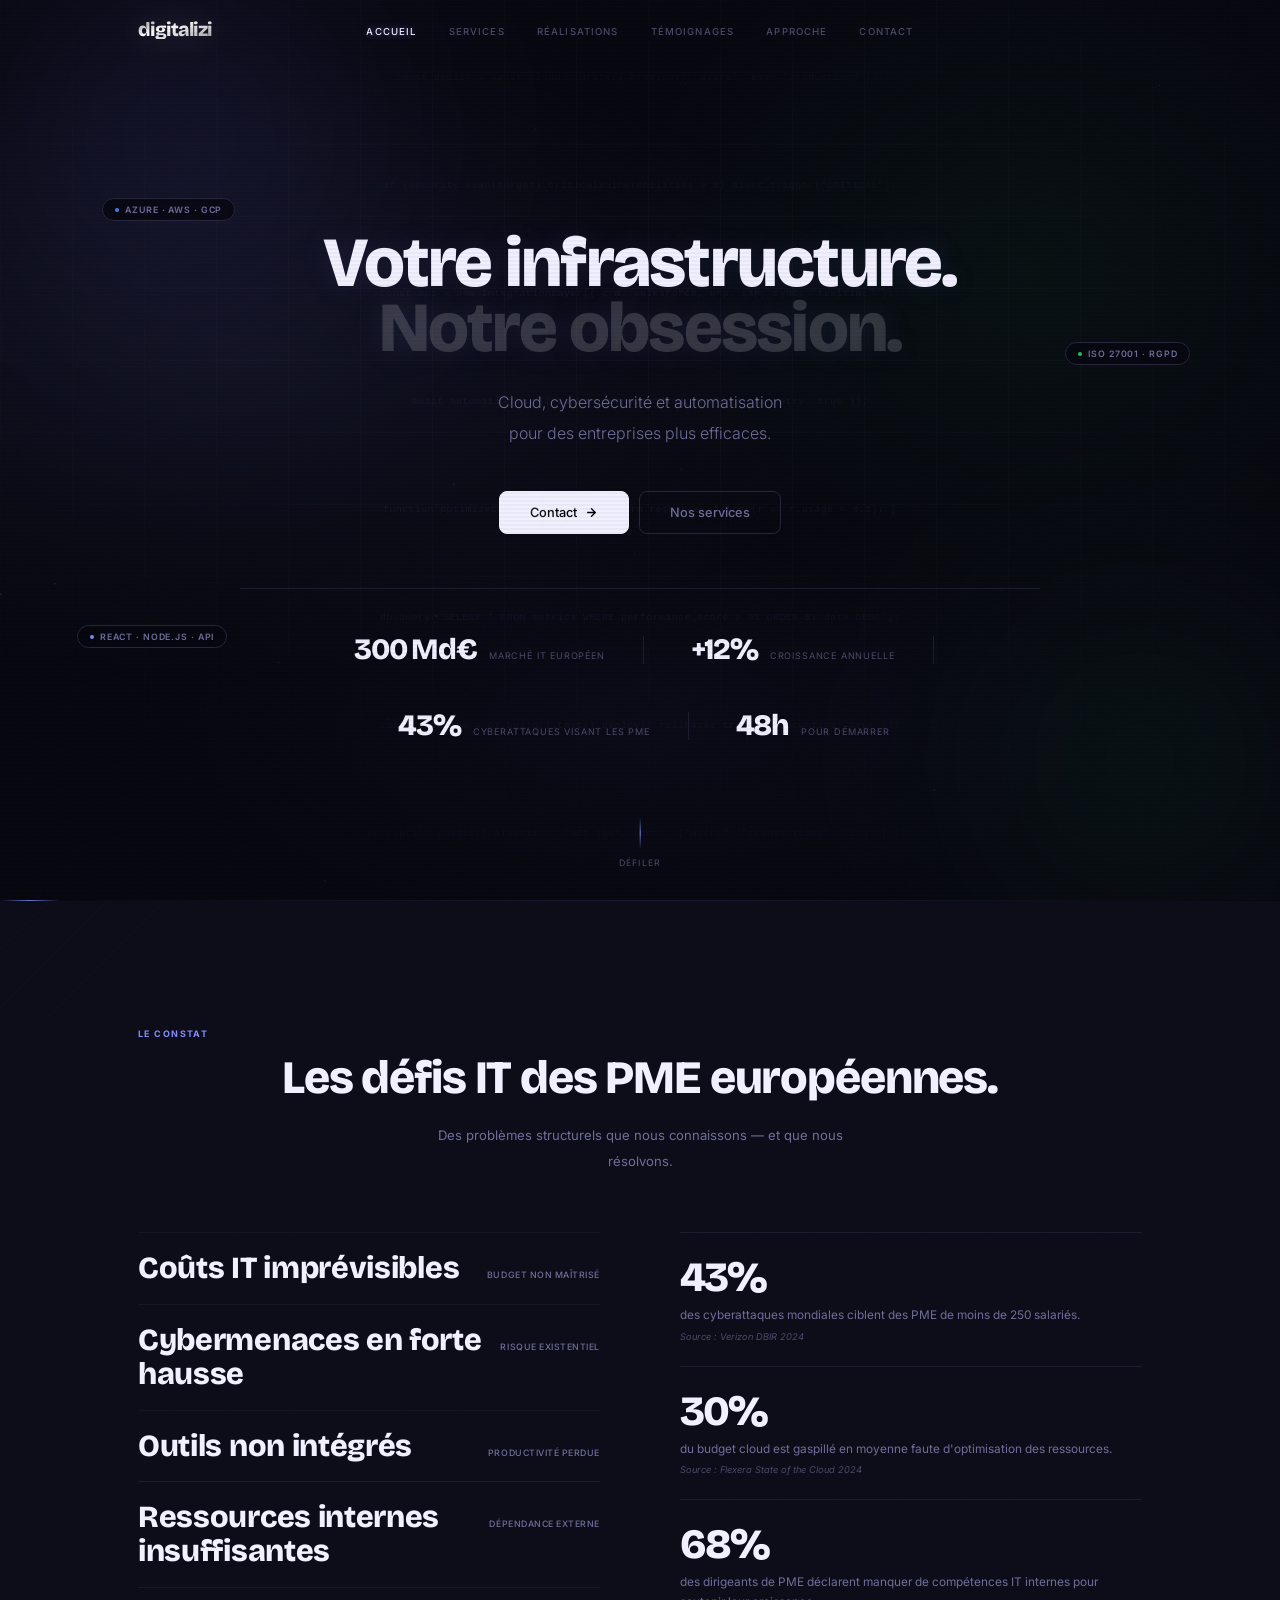
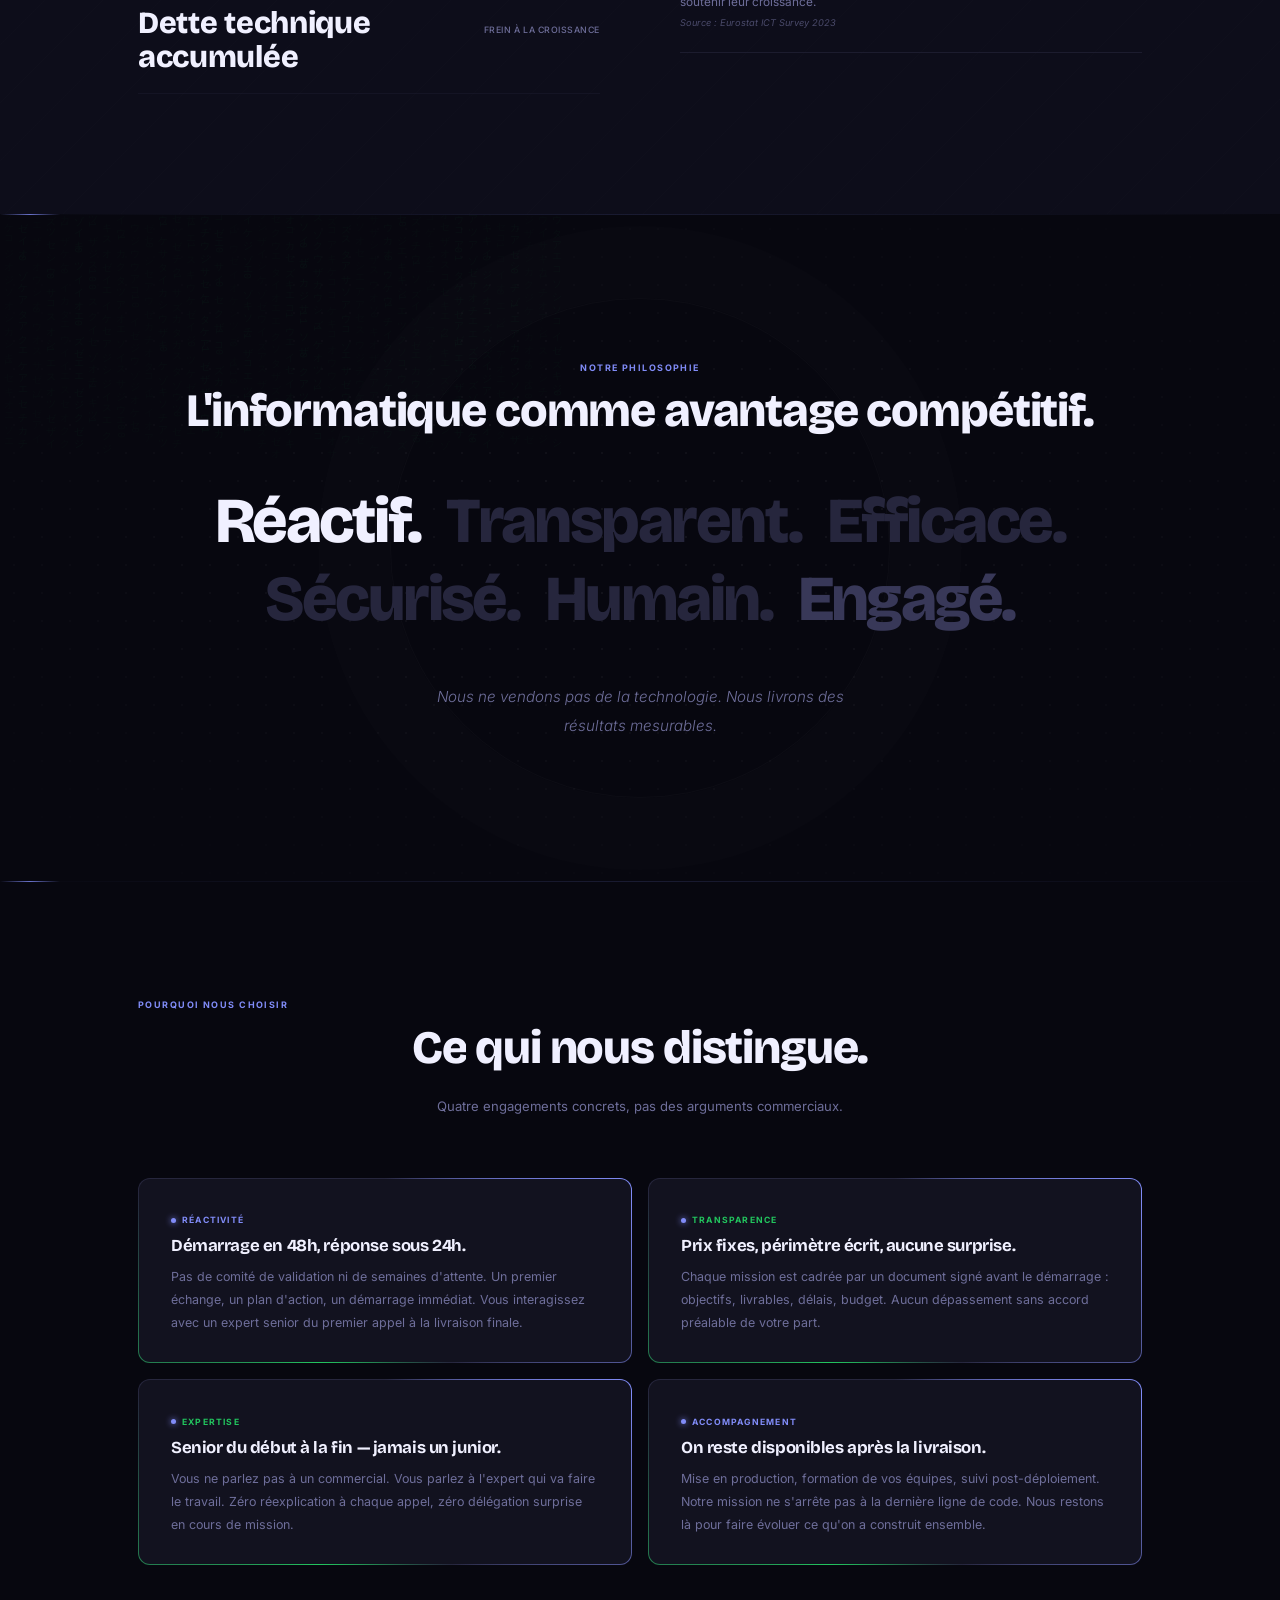
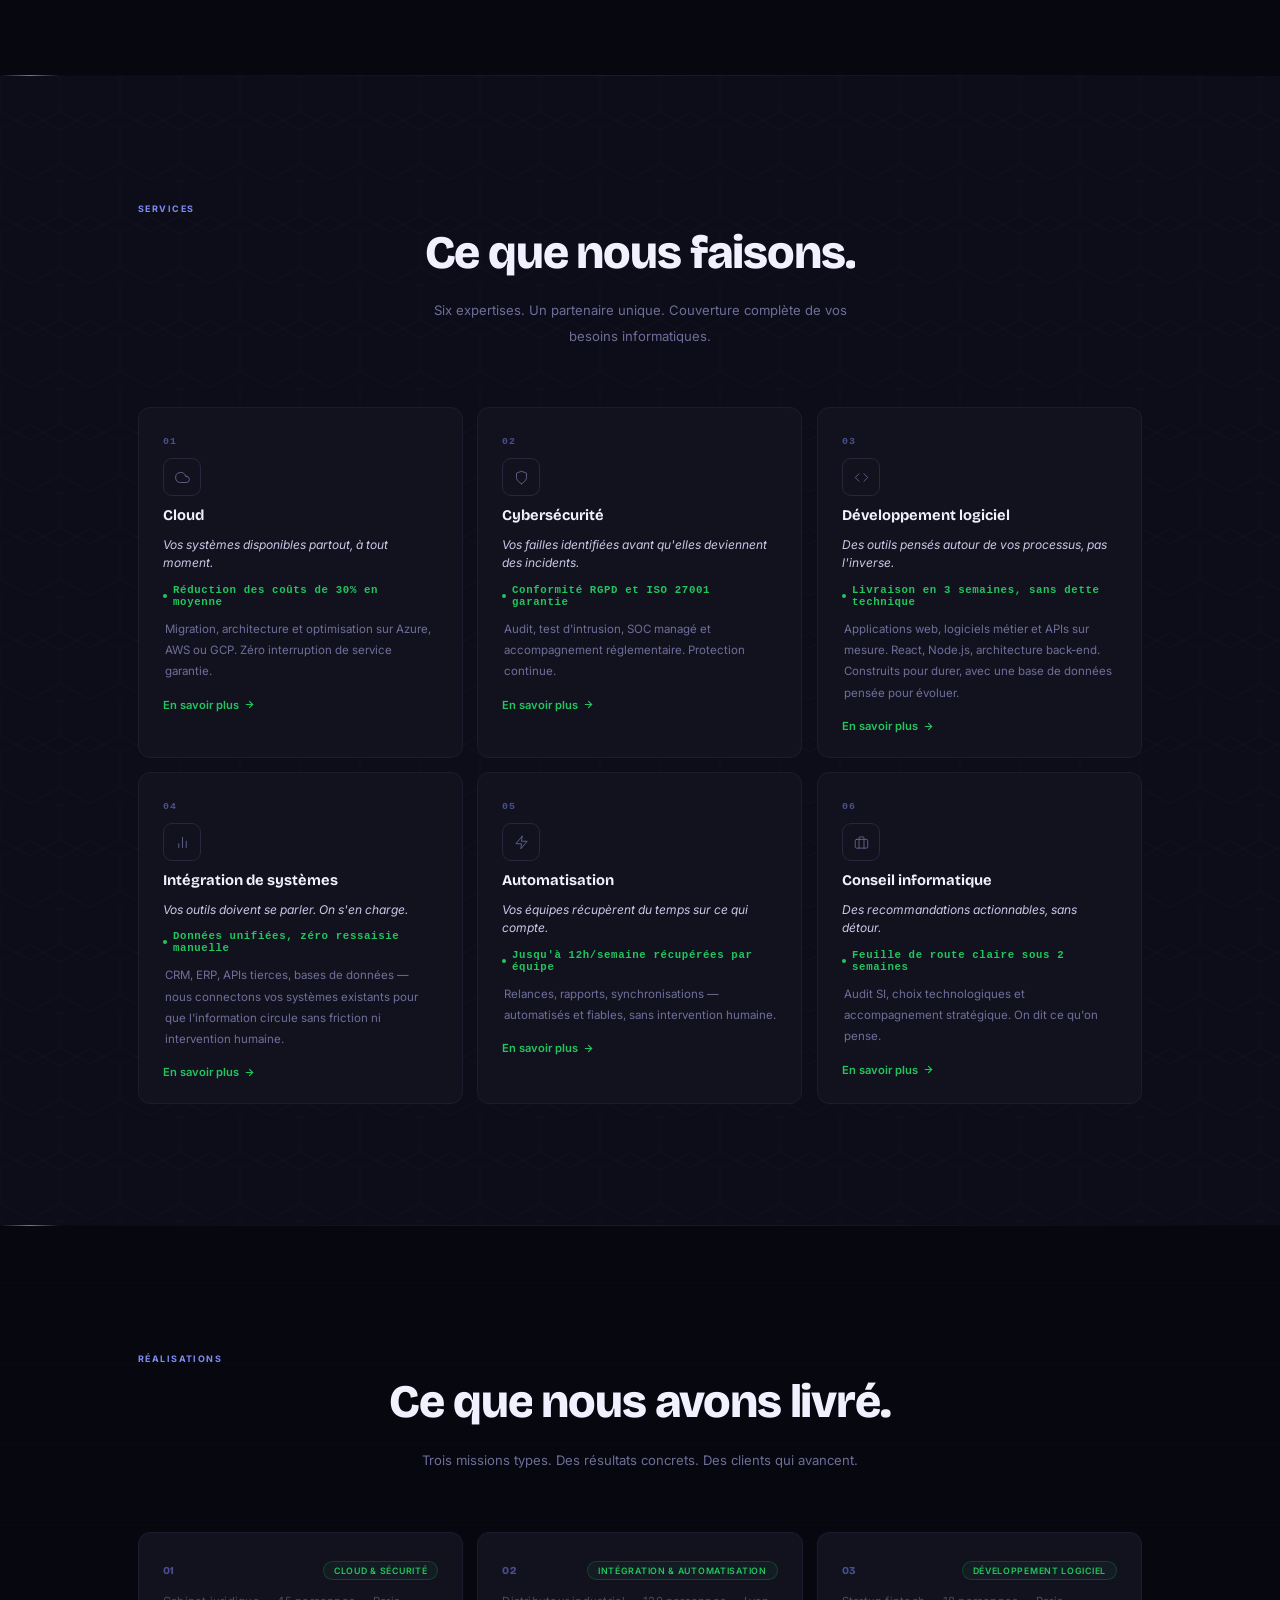
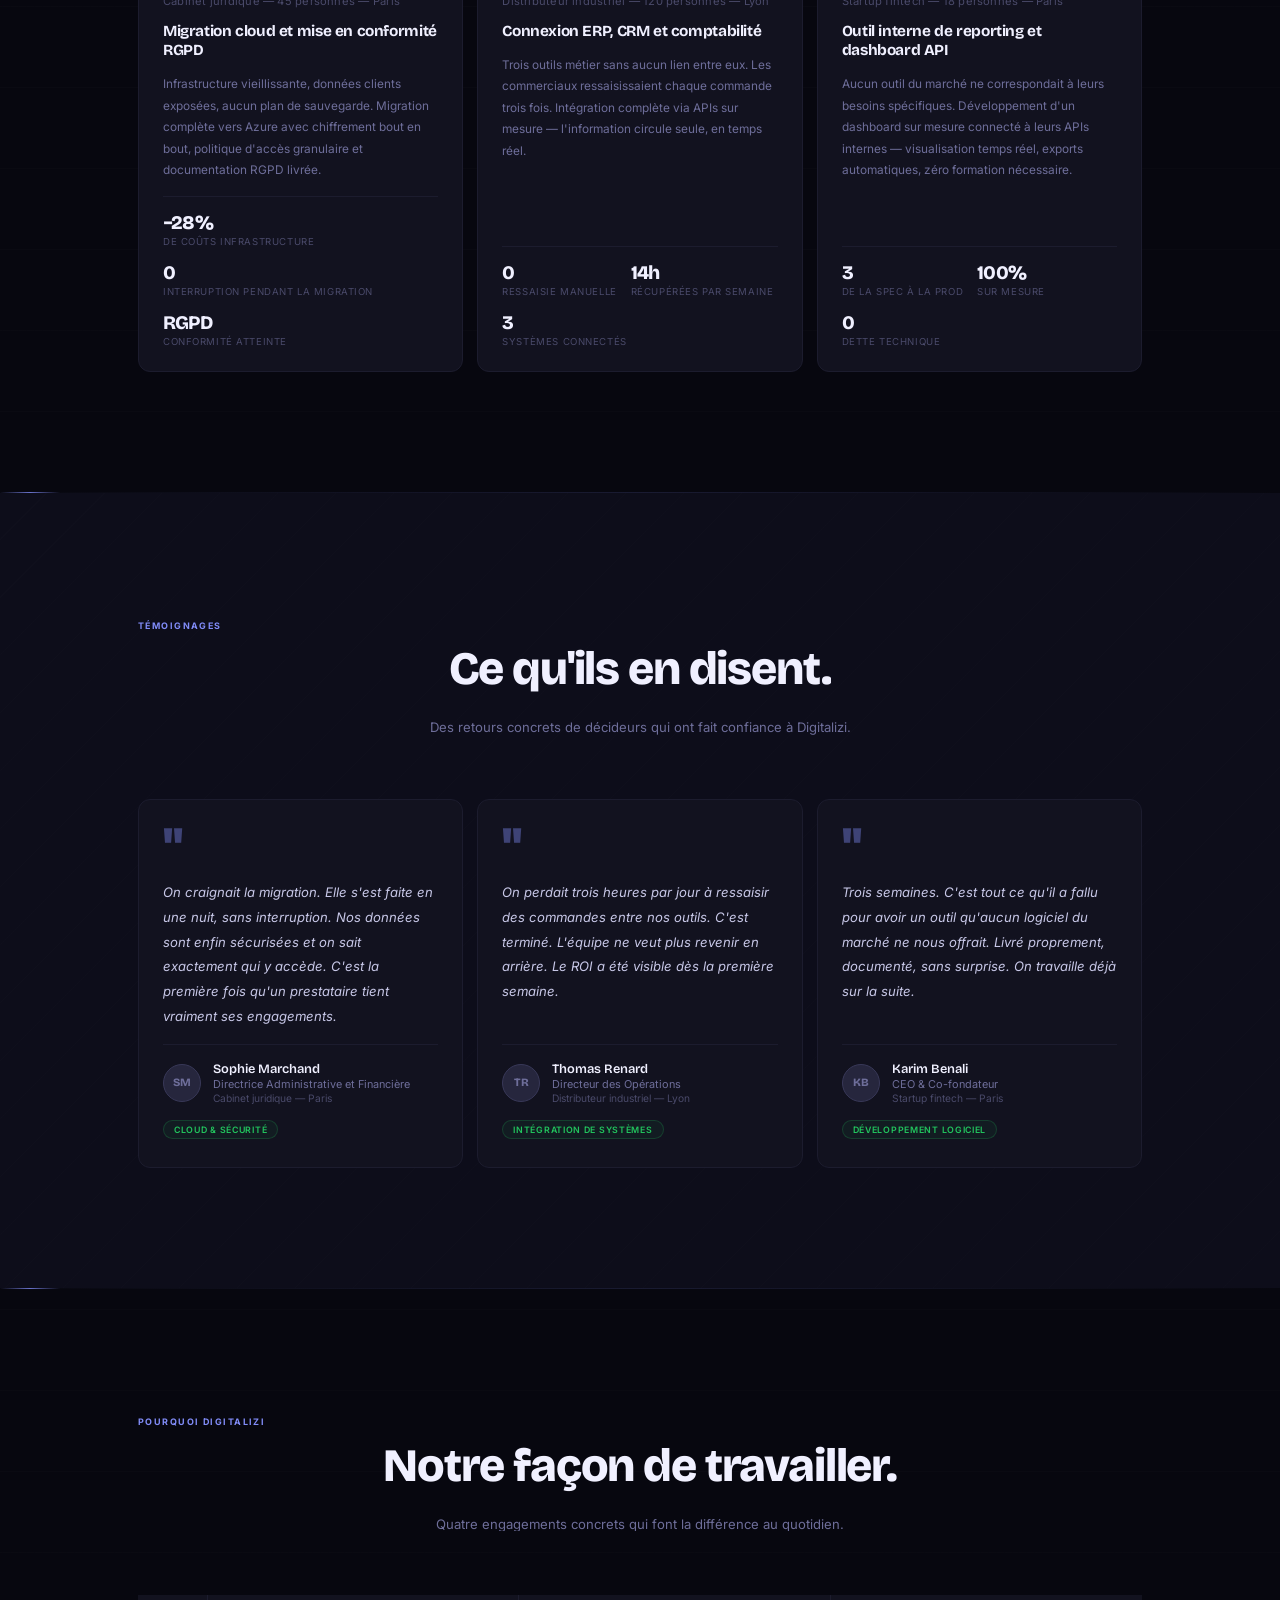
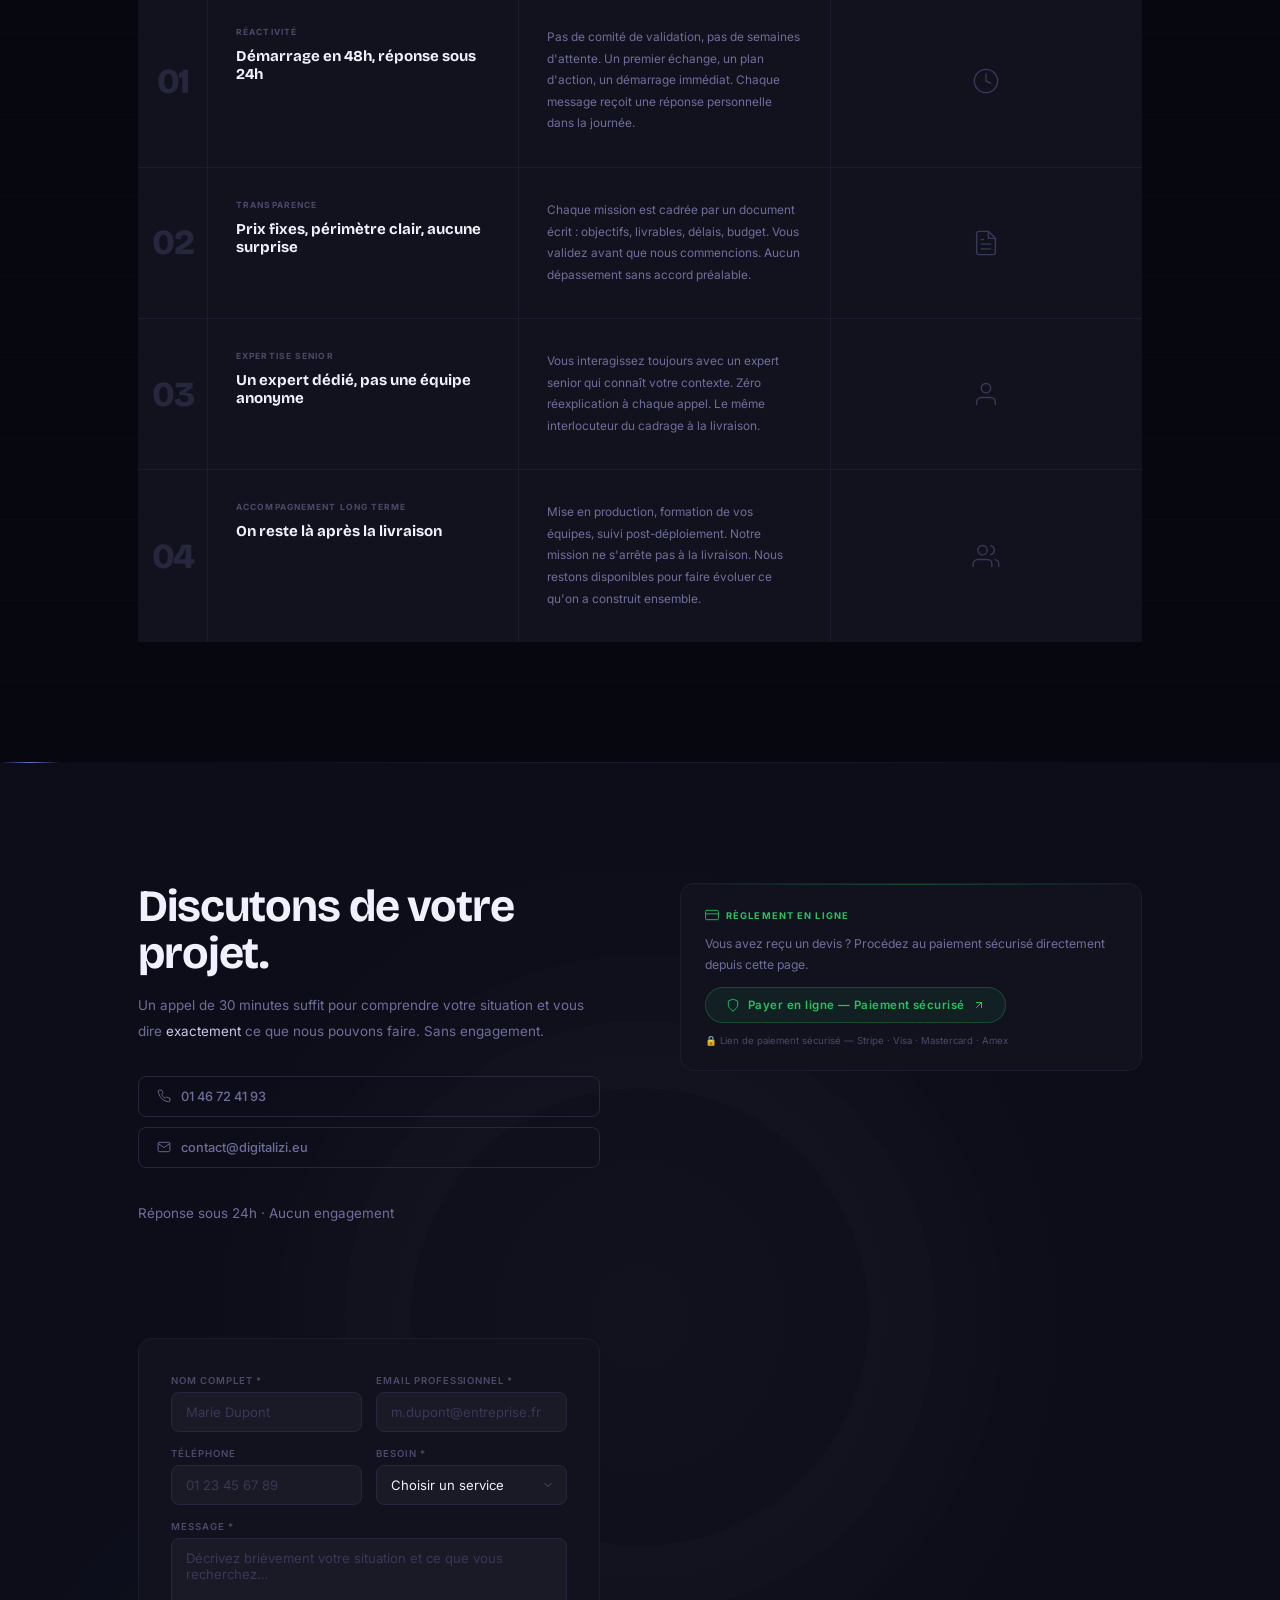
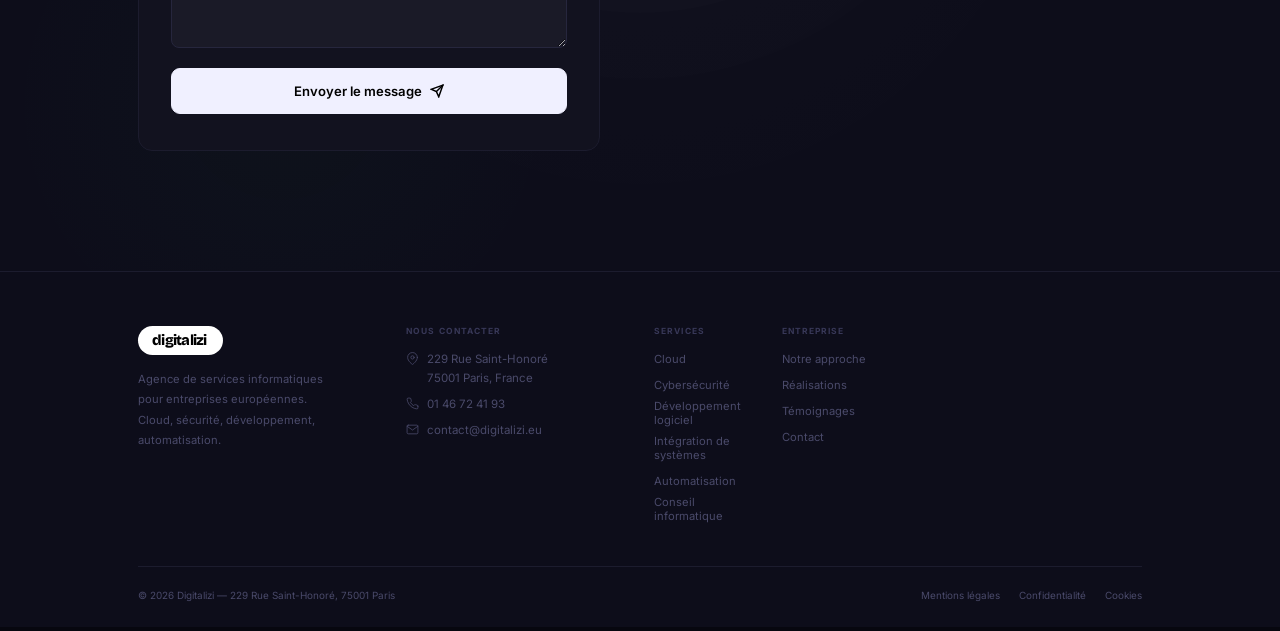
<file: index.html>
<!DOCTYPE html>
<html lang="fr">
<head>
<meta charset="UTF-8"/>
<meta name="viewport" content="width=device-width,initial-scale=1.0"/>
<meta name="description" content="Digitalizi — Agence de services IT à Paris. Cloud, cybersécurité, développement web, automatisation et conseil pour PME européennes."/>
<title>Digitalizi — Votre IT. Simplifié.</title>
<link rel="preconnect" href="https://fonts.googleapis.com">
<link href="https://fonts.googleapis.com/css2?family=Inter:ital,wght@0,300;0,400;0,500;0,600;1,300&family=Bricolage+Grotesque:wght@700;800&display=swap" rel="stylesheet">
<style>
/* ════════════════════════════════════════════════════
   RESET & VARIABLES
════════════════════════════════════════════════════ */
*,*::before,*::after{box-sizing:border-box;margin:0;padding:0}
:root{
  --n:    #07070f;
  --n2:   #0d0d1a;
  --n3:   #12121f;
  --l1:   #1c1c2e;
  --l2:   #26263d;
  --l3:   #383858;
  --w:    #f0f0ff;
  --w2:   #c8c8e8;
  --t:    #6e6e9a;
  --t2:   #4a4a6a;
  --v:    #22c55e;
  --v2:   rgba(34,197,94,.12);
  --acc:  #818cf8;
  --acc2: rgba(129,140,248,.12);
  --fh:   "Bricolage Grotesque",sans-serif;
  --fb:   "Inter",sans-serif;
  --ease: cubic-bezier(.16,1,.3,1);
  --e2:   cubic-bezier(.4,0,.2,1);
  --max:  1100px;
}
html{scroll-behavior:smooth}
body{
  background:var(--n);color:var(--t);
  font-family:var(--fb);overflow-x:hidden;
  -webkit-font-smoothing:antialiased;
}
h1,h2,h3{font-family:var(--fh);color:var(--w);letter-spacing:-.025em;line-height:1.05}
a{text-decoration:none;color:inherit}
img{display:block;max-width:100%}
.wrap{max-width:var(--max);margin:0 auto;padding:0 48px}

/* Grain overlay */
body::after{
  content:'';position:fixed;inset:0;z-index:9000;
  pointer-events:none;opacity:.018;
  background:url("data:image/svg+xml,%3Csvg viewBox='0 0 200 200' xmlns='http://www.w3.org/2000/svg'%3E%3Cfilter id='n'%3E%3CfeTurbulence type='fractalNoise' baseFrequency='0.8' numOctaves='4' stitchTiles='stitch'/%3E%3C/filter%3E%3Crect width='100%25' height='100%25' filter='url(%23n)'/%3E%3C/svg%3E") 0 0/160px;
}

/* ════════════════════════════════════════════════════
   SCROLL REVEAL — 4 variantes
════════════════════════════════════════════════════ */
.rv  {opacity:0;transform:translateY(28px);transition:opacity .7s var(--ease),transform .7s var(--ease)}
.rv-l{opacity:0;transform:translateX(-28px);transition:opacity .7s var(--ease),transform .7s var(--ease)}
.rv-r{opacity:0;transform:translateX(28px);transition:opacity .7s var(--ease),transform .7s var(--ease)}
.rv-s{opacity:0;transform:scale(.96);transition:opacity .7s var(--ease),transform .7s var(--ease)}
.rv.on,.rv-l.on,.rv-r.on,.rv-s.on{opacity:1;transform:none}

/* Cascade pour grilles */
.rvg .rv:nth-child(1){transition-delay:.04s}
.rvg .rv:nth-child(2){transition-delay:.10s}
.rvg .rv:nth-child(3){transition-delay:.16s}
.rvg .rv:nth-child(4){transition-delay:.22s}
.rvg .rv:nth-child(5){transition-delay:.28s}
.rvg .rv:nth-child(6){transition-delay:.34s}

/* ════════════════════════════════════════════════════
   PARALLAX DATA-ATTR (géré en JS)
════════════════════════════════════════════════════ */
[data-parallax]{will-change:transform}

/* ════════════════════════════════════════════════════
   NAVBAR
════════════════════════════════════════════════════ */
.nav{
  position:fixed;top:0;left:0;right:0;z-index:400;
  height:60px;display:flex;align-items:center;
  background:transparent;border-bottom:1px solid transparent;
  transition:background .4s var(--e2),backdrop-filter .4s,
             border-color .4s,height .3s var(--e2);
}
.nav.s{
  background:rgba(0,0,0,.9);
  backdrop-filter:blur(20px);-webkit-backdrop-filter:blur(20px);
  border-color:var(--l1);height:52px;
}

.nav-inner{
  max-width:var(--max);margin:0 auto;padding:0 48px;
  width:100%;display:flex;align-items:center;justify-content:space-between;
  position:relative;
}

/* ── Logo typographique — effet lumineux ── */
.nav-logo{
  display:flex;align-items:center;
  font-family:var(--fh);
  font-size:1.22rem;font-weight:800;
  letter-spacing:-.05em;line-height:1;
  text-transform:lowercase;user-select:none;
  background:linear-gradient(
    160deg,
    rgba(255,255,255,.52) 0%,
    #fff 38%,
    rgba(255,255,255,.82) 68%,
    rgba(255,255,255,.58) 100%
  );
  -webkit-background-clip:text;
  -webkit-text-fill-color:transparent;
  background-clip:text;
  filter:drop-shadow(0 0 16px rgba(255,255,255,.18));
  transition:font-size .3s var(--ease),filter .3s var(--ease),
             transform .25s var(--ease),opacity .25s var(--ease);
}
.nav.s .nav-logo{font-size:1.06rem;filter:drop-shadow(0 0 9px rgba(255,255,255,.10))}
.nav-logo:hover{opacity:.65;transform:scale(.97);filter:drop-shadow(0 0 22px rgba(255,255,255,.30))}

/* Liens centrés */
.nav-links{
  position:absolute;left:50%;transform:translateX(-50%);
  display:flex;align-items:center;gap:2rem;list-style:none;
}
.nav-links a{
  font-size:.6rem;font-weight:500;letter-spacing:.12em;
  text-transform:uppercase;color:var(--t2);
  position:relative;transition:color .2s;white-space:nowrap;
}
.nav-links a::after{
  content:'';position:absolute;bottom:-3px;left:0;
  width:0;height:1px;background:var(--w);
  transition:width .22s var(--e2);
}
.nav-links a:hover,.nav-links a.on{color:var(--w)}
.nav-links a:hover::after,.nav-links a.on::after{width:100%}

/* Burger */
.burger{
  display:none;flex-direction:column;gap:5px;
  background:none;border:none;cursor:pointer;padding:4px;
}
.burger span{
  display:block;width:18px;height:1.5px;
  background:var(--t);border-radius:2px;
  transition:transform .3s var(--ease),opacity .3s,background .2s;
}
.burger.o span:nth-child(1){transform:translateY(6.5px) rotate(45deg);background:var(--w)}
.burger.o span:nth-child(2){opacity:0;transform:scaleX(0)}
.burger.o span:nth-child(3){transform:translateY(-6.5px) rotate(-45deg);background:var(--w)}

/* ── Menu mobile — transition fluide sans display toggle ── */
.mob{
  position:fixed;top:0;left:0;right:0;bottom:0;
  background:rgba(0,0,0,.97);backdrop-filter:blur(24px);
  padding:90px 40px 40px;
  flex-direction:column;gap:0;z-index:390;
  /* Transition par visibility+opacity, jamais display */
  visibility:hidden;opacity:0;pointer-events:none;
  transition:opacity .32s var(--ease),visibility .32s var(--ease);
  display:flex; /* toujours flex, caché via opacity */
}
.mob.o{visibility:visible;opacity:1;pointer-events:auto}
.mob a{
  font-size:1.6rem;font-weight:700;font-family:var(--fh);
  color:rgba(255,255,255,.25);
  padding:16px 0;border-bottom:1px solid var(--l1);
  transition:color .18s,padding-left .18s var(--ease),transform .3s var(--ease);
  transform:translateX(-12px);
}
.mob.o a{color:rgba(255,255,255,.7);transform:translateX(0)}
.mob.o a:nth-child(1){transition-delay:.05s}
.mob.o a:nth-child(2){transition-delay:.10s}
.mob.o a:nth-child(3){transition-delay:.15s}
.mob.o a:nth-child(4){transition-delay:.20s}
.mob a:hover{color:var(--w);padding-left:8px}

/* ════════════════════════════════════════════════════
   BOUTONS
════════════════════════════════════════════════════ */
.btn{
  display:inline-flex;align-items:center;gap:8px;
  padding:13px 30px;border-radius:8px;border:1px solid transparent;
  font-family:var(--fb);font-size:.8rem;font-weight:500;cursor:pointer;
  position:relative;overflow:hidden;
  transition:background .22s var(--e2),color .22s,border-color .22s,
             transform .22s var(--ease),box-shadow .22s;
}
.btn::before{
  content:'';position:absolute;top:0;left:-100%;
  width:60%;height:100%;
  background:linear-gradient(90deg,transparent,rgba(255,255,255,.07),transparent);
  transition:left .44s var(--e2);pointer-events:none;
}
.btn:hover::before{left:150%}
.btn svg{transition:transform .2s var(--e2);flex-shrink:0}
.btn:hover svg{transform:translateX(3px)}
.btn:active{transform:scale(.97)}
.bw{background:var(--w);color:#000;border-color:var(--w)}
.bw:hover{background:var(--w2);transform:translateY(-2px);box-shadow:0 6px 24px rgba(255,255,255,.1)}
.bo{background:transparent;color:var(--t);border-color:var(--l2)}
.bo:hover{border-color:var(--l3);color:var(--w);transform:translateY(-2px)}

/* ════════════════════════════════════════════════════
   HERO
════════════════════════════════════════════════════ */
.hero{
  position:relative;min-height:100vh;
  display:flex;flex-direction:column;
  align-items:center;justify-content:center;
  text-align:center;padding:100px 48px 90px;
  overflow:hidden;
}
#cv{position:absolute;inset:0;z-index:0;pointer-events:none}

/* Grille parallaxe */
.hg{
  position:absolute;inset:0;z-index:0;pointer-events:none;
  background-image:
    linear-gradient(rgba(255,255,255,.022) 1px,transparent 1px),
    linear-gradient(90deg,rgba(255,255,255,.022) 1px,transparent 1px);
  background-size:72px 72px;
  -webkit-mask-image:radial-gradient(ellipse 90% 72% at 50% 36%,black 0%,transparent 100%);
  mask-image:radial-gradient(ellipse 90% 72% at 50% 36%,black 0%,transparent 100%);
}

/* Orbes */
.orb{position:absolute;border-radius:50%;pointer-events:none;z-index:0;filter:blur(110px);mix-blend-mode:screen}
.o1{width:520px;height:520px;top:-120px;left:-80px;background:radial-gradient(circle,rgba(99,102,241,.18) 0%,transparent 70%);animation:orbf1 18s ease-in-out infinite alternate}
.o2{width:400px;height:400px;bottom:-60px;right:-60px;background:radial-gradient(circle,rgba(34,197,94,.12) 0%,transparent 70%);animation:orbf2 22s ease-in-out infinite alternate}
.o3{width:300px;height:300px;top:30%;left:60%;background:radial-gradient(circle,rgba(34,197,94,.022) 0%,transparent 70%);animation:f3 32s ease-in-out infinite}
@keyframes orbf1{0%{transform:translate(0,0) scale(1)}100%{transform:translate(60px,40px) scale(1.15)}}
@keyframes orbf2{0%{transform:translate(0,0) scale(1)}100%{transform:translate(-40px,-30px) scale(1.1)}}

.hbody{position:relative;z-index:1;max-width:800px}

.badge{
  display:inline-flex;align-items:center;gap:8px;
  border:1px solid var(--l2);border-radius:100px;
  padding:5px 16px 5px 10px;margin-bottom:2.2rem;
  font-size:.62rem;font-weight:500;color:var(--t2);
  letter-spacing:.1em;text-transform:uppercase;
  background:rgba(255,255,255,.014);backdrop-filter:blur(4px);
  opacity:0;animation:fu .6s var(--ease) .1s forwards;
}
.bdot{
  width:5px;height:5px;border-radius:50%;
  background:var(--v);box-shadow:0 0 7px var(--v);flex-shrink:0;
  animation:dotpulse 2.2s ease-in-out infinite;
}
.h1{
  font-size:clamp(2.4rem,5.5vw,5rem);
  font-weight:800;line-height:.93;margin-bottom:1.6rem;
  opacity:0;animation:fu .9s var(--ease) .22s forwards;
}
.h1 .dim{color:rgba(255,255,255,.16)}
.hsub{
  font-size:clamp(.92rem,1.5vw,1rem);color:var(--t);
  font-weight:300;max-width:420px;margin:0 auto 2.6rem;
  line-height:1.95;
  opacity:0;animation:fu .7s var(--ease) .46s forwards;
}
.hsub strong{color:var(--w2);font-weight:400}
.hbtns{
  display:flex;gap:10px;justify-content:center;flex-wrap:wrap;
  opacity:0;animation:fu .7s var(--ease) .62s forwards;
}
.hstats{
  display:flex;align-items:center;gap:2.4rem;
  justify-content:center;flex-wrap:wrap;
  margin-top:3.4rem;padding-top:2.6rem;
  border-top:1px solid var(--l1);
  opacity:0;animation:fu .7s var(--ease) .9s forwards;
}
.hsn{display:block;font-family:var(--fh);font-size:1.85rem;font-weight:800;color:var(--w);letter-spacing:-.04em;line-height:1}
.hsl{font-size:.57rem;color:var(--t2);letter-spacing:.09em;text-transform:uppercase;margin-top:3px}
.hss{width:1px;height:28px;background:var(--l1)}
.scue{
  position:absolute;bottom:28px;left:50%;transform:translateX(-50%);
  display:flex;flex-direction:column;align-items:center;gap:5px;
  color:var(--t2);font-size:.55rem;letter-spacing:.13em;text-transform:uppercase;
  z-index:1;opacity:0;animation:fu .6s var(--ease) 1.4s forwards;
}
.scue svg{animation:bob 2.2s ease-in-out infinite}
@keyframes dotpulse{0%,100%{opacity:1}50%{opacity:.28}}
@keyframes bob{0%,100%{transform:translateY(0)}50%{transform:translateY(6px)}}
@keyframes fu{from{opacity:0;transform:translateY(14px)}to{opacity:1;transform:none}}

/* ════════════════════════════════════════════════════
   SÉPARATEUR
════════════════════════════════════════════════════ */
.sep{
  height:1px;
  background:linear-gradient(90deg,transparent,rgba(129,140,248,.15),transparent);
  transform-origin:left;
  transform:scaleX(0);
  opacity:0;
  transition:transform .8s var(--ease),opacity .4s ease;
}
.sep.sep-on{transform:scaleX(1);opacity:1}

/* ════════════════════════════════════════════════════
   BASE SECTION
════════════════════════════════════════════════════ */
section{padding:120px 0}
.stag{display:block;font-size:.56rem;font-weight:700;letter-spacing:.16em;text-transform:uppercase;color:var(--acc);opacity:.7;margin-bottom:.85rem;text-align:center}
.stitre{font-size:clamp(1.9rem,3.8vw,2.9rem);font-weight:800;text-align:center;margin-bottom:.85rem}
.ssous{text-align:center;color:var(--t);max-width:440px;margin:0 auto 4rem;font-size:.82rem;line-height:1.95}

/* ════════════════════════════════════════════════════
   PROBLÈME — 5 constats sectoriels
════════════════════════════════════════════════════ */
.probleme{position:relative;background:var(--n2);overflow:hidden}
.probleme::before{
  content:'';position:absolute;inset:0;pointer-events:none;
  background:repeating-linear-gradient(-45deg,transparent,transparent 40px,rgba(255,255,255,.009) 40px,rgba(255,255,255,.009) 41px);
}
.probleme .wrap{position:relative;z-index:1}
.prob-layout{display:grid;grid-template-columns:1fr 1fr;gap:80px;align-items:start}
.prob-tag{font-size:.56rem;font-weight:700;letter-spacing:.16em;text-transform:uppercase;color:var(--t2);margin-bottom:1.4rem}

.prob-lignes{display:flex;flex-direction:column;gap:0}
.prob-ligne{
  display:flex;align-items:baseline;justify-content:space-between;
  font-family:var(--fh);font-size:clamp(1.3rem,2.4vw,1.95rem);
  font-weight:800;line-height:1.12;color:var(--w);
  padding:18px 0;border-bottom:1px solid var(--l1);
  opacity:0;transform:translateY(16px);
  transition:opacity .5s var(--ease),transform .5s var(--ease);
  word-spacing:normal;letter-spacing:-.01em;
}
/* Neutralise les espaces créés par le word-reveal wrapping */
.prob-ligne .word-reveal-line{
  display:inline;
  overflow:visible;
}
.prob-ligne .word-span{
  display:inline;
  transform:none !important;
  opacity:1 !important;
  transition:none !important;
}
.prob-ligne:first-child{border-top:1px solid var(--l1)}
.prob-ligne.on{opacity:1;transform:none}
.prob-ligne:nth-child(1).on{transition-delay:0s}
.prob-ligne:nth-child(2).on{transition-delay:.10s}
.prob-ligne:nth-child(3).on{transition-delay:.20s}
.prob-ligne:nth-child(4).on{transition-delay:.30s}
.prob-ligne:nth-child(5).on{transition-delay:.40s}
.prob-pill{
  font-family:var(--fb);font-size:.55rem;font-weight:500;
  color:var(--t);letter-spacing:.06em;text-transform:uppercase;
  flex-shrink:0;margin-left:12px;white-space:nowrap;
}

.chiffres{display:flex;flex-direction:column;gap:0}
.chiffre{padding:24px 0;border-bottom:1px solid var(--l1);transition:background .2s}
.chiffre:first-child{border-top:1px solid var(--l1)}
.chiffre:hover{background:rgba(255,255,255,.011);padding-left:8px;transition:background .2s,padding-left .25s var(--ease)}
.chiffre:hover .chiffre-n{color:var(--v);transition:color .3s var(--ease)}

/* Dropdown services navbar */
.nav-drop{position:relative}
.nav-drop-menu{
  display:none;position:absolute;top:calc(100% + 18px);left:50%;
  transform:translateX(-50%);
  background:rgba(4,4,4,.96);backdrop-filter:blur(20px);
  border:1px solid var(--l1);border-radius:10px;
  padding:8px;min-width:220px;
  opacity:0;transform:translateX(-50%) translateY(-8px);
  transition:opacity .25s var(--ease),transform .25s var(--ease);
  pointer-events:none;z-index:500;
}
.nav-drop-menu.open{display:block;opacity:1;transform:translateX(-50%) translateY(0);pointer-events:auto}
.nav-drop-menu a{display:flex;align-items:center;gap:8px;padding:8px 12px;font-size:.72rem;color:var(--t);border-radius:6px;transition:background .15s,color .15s;white-space:nowrap;letter-spacing:.01em;text-transform:none}
.nav-drop-menu a:hover{background:rgba(255,255,255,.06);color:var(--w)}
.drop-dot{width:4px;height:4px;border-radius:50%;background:currentColor;flex-shrink:0}
.rvg .rv-l:nth-child(1),.rvg .rv-r:nth-child(1){transition-delay:.04s}
.rvg .rv-l:nth-child(2),.rvg .rv-r:nth-child(2){transition-delay:.12s}
.rvg .rv-l:nth-child(3),.rvg .rv-r:nth-child(3){transition-delay:.20s}
.rvg .rv-l:nth-child(4),.rvg .rv-r:nth-child(4){transition-delay:.28s}
.chiffre-n{
  font-family:var(--fh);font-size:2.6rem;font-weight:800;
  color:var(--w);letter-spacing:-.05em;line-height:1;margin-bottom:.4rem;
}
.chiffre-l{font-size:.74rem;color:var(--t);line-height:1.72}
.chiffre-src{font-size:.58rem;color:var(--t2);margin-top:.3rem;font-style:italic}

/* ════════════════════════════════════════════════════
   VISION — mots-clés immersifs
════════════════════════════════════════════════════ */
.vision{position:relative;background:var(--n);overflow:hidden;padding:140px 0}
.vision::before{
  content:'';position:absolute;inset:0;pointer-events:none;
  background:radial-gradient(rgba(255,255,255,.05) 1px,transparent 1px) 0 0/28px 28px;
  -webkit-mask-image:radial-gradient(ellipse 76% 66% at 50% 50%,black 0%,transparent 100%);
  mask-image:radial-gradient(ellipse 76% 66% at 50% 50%,black 0%,transparent 100%);
}
.vision::after{
  content:'';position:absolute;top:50%;left:50%;
  transform:translate(-50%,-50%);
  width:500px;height:500px;border-radius:50%;
  border:1px solid rgba(255,255,255,.024);
  box-shadow:0 0 0 72px rgba(255,255,255,.007);
  pointer-events:none;animation:ring 8s ease-in-out infinite;
}
@keyframes ring{0%,100%{transform:translate(-50%,-50%) scale(1);opacity:.8}50%{transform:translate(-50%,-50%) scale(1.07);opacity:.3}}
.vision .wrap{position:relative;z-index:1;text-align:center}
.vmots{display:flex;flex-wrap:wrap;justify-content:center;margin:2.8rem 0}
.vmot{
  font-family:var(--fh);font-weight:800;
  font-size:clamp(2.4rem,5vw,4.6rem);
  letter-spacing:-.04em;line-height:1.05;
  padding:.08em .2em;color:var(--l2);
  transition:color .4s var(--ease);
  cursor:default;user-select:none;
}
.vmot.on{color:var(--w)}
.vmot.semi{color:var(--l3)}
.vcite{font-size:clamp(.86rem,1.5vw,.95rem);color:var(--t);font-weight:300;font-style:italic;max-width:440px;margin:0 auto;line-height:1.95}

/* ════════════════════════════════════════════════════
   SERVICES
════════════════════════════════════════════════════ */
.services{position:relative;background:var(--n2);overflow:hidden}
.services::before{
  content:'';position:absolute;inset:0;pointer-events:none;
  background:url("data:image/svg+xml,%3Csvg xmlns='http://www.w3.org/2000/svg' width='60' height='104'%3E%3Cpath d='M30 52L0 35V2l30-17 30 17v33z' fill='none' stroke='rgba(255,255,255,.016)' stroke-width='1'/%3E%3Cpath d='M30 104L0 87V54l30-17 30 17v33z' fill='none' stroke='rgba(255,255,255,.016)' stroke-width='1'/%3E%3C/svg%3E") 0 0/60px 104px;
}
.services .wrap{position:relative;z-index:1}
.svc-grid{display:grid;grid-template-columns:repeat(3,1fr);gap:14px}

.svc-card{
  background:var(--n3);border:1px solid var(--l1);border-radius:12px;
  padding:28px 24px 24px;
  display:flex;flex-direction:column;gap:11px;
  position:relative;overflow:hidden;cursor:pointer;
  transition:border-color .22s,transform .3s var(--ease),box-shadow .3s,background .22s;
}
/* Ligne verte gauche */
.svc-card::after{
  content:'';position:absolute;left:0;top:0;bottom:0;width:2px;
  background:linear-gradient(180deg,transparent,var(--v),transparent);
  transform:scaleY(0);transform-origin:center;
  transition:transform .34s var(--ease);
}
/* Reflet haut */
.svc-card::before{
  content:'';position:absolute;top:0;left:0;right:0;height:1px;
  background:linear-gradient(90deg,transparent,rgba(255,255,255,.055),transparent);
  opacity:0;transition:opacity .3s;
}
.svc-card:hover{
  border-color:var(--l2);transform:translateY(-6px);
  box-shadow:0 16px 48px rgba(0,0,0,.6),0 0 0 1px rgba(34,197,94,.08),0 4px 32px rgba(34,197,94,.06);
  background:var(--n2);
}
.svc-card:hover::before{opacity:1}
.svc-card:hover::after{transform:scaleY(1)}

.svc-num{font-family:var(--fh);font-size:.66rem;font-weight:800;color:var(--l3);letter-spacing:.04em;transition:color .2s}
.svc-card:hover .svc-num{color:var(--t)}
.svc-ico{
  width:36px;height:36px;border:1px solid var(--l2);border-radius:8px;
  display:flex;align-items:center;justify-content:center;
  background:var(--n3);
  transition:border-color .2s,transform .25s var(--ease);
}
.svc-ico svg{stroke:var(--t);fill:none;stroke-width:1.3;stroke-linecap:round;stroke-linejoin:round;width:15px;height:15px;transition:stroke .2s}
.svc-card:hover .svc-ico{border-color:var(--l3);transform:scale(1.08)}
.svc-card:hover .svc-ico svg{stroke:var(--w2)}
.svc-nom{font-size:.92rem;font-weight:700;color:var(--w);font-family:var(--fh);line-height:1.2}
.svc-phrase{font-size:.75rem;font-weight:400;color:var(--w2);font-style:italic;line-height:1.55}
.svc-benef{display:inline-flex;align-items:center;gap:4px;font-size:.69rem;font-weight:600;color:var(--v)}
.svc-benef::before{content:'';width:4px;height:4px;background:var(--v);border-radius:50%;flex-shrink:0}
.svc-desc{font-size:.73rem;color:var(--t);line-height:1.82}
.svc-link{
  display:inline-flex;align-items:center;gap:5px;
  font-size:.7rem;font-weight:600;color:var(--v);
  margin-top:4px;
  transition:gap .2s var(--ease),opacity .2s;
}
.svc-link:hover{gap:8px;opacity:.8}
.svc-link svg{flex-shrink:0}

/* ════════════════════════════════════════════════════
   POURQUOI DIGITALIZI — remplace Projets
════════════════════════════════════════════════════ */
.pourquoi{position:relative;background:var(--n);overflow:hidden}
.pourquoi::before{
  content:'';position:absolute;inset:0;pointer-events:none;
  background:repeating-linear-gradient(0deg,transparent,transparent 80px,rgba(255,255,255,.011) 80px,rgba(255,255,255,.011) 81px);
}
.pourquoi .wrap{position:relative;z-index:1}

.pq-liste{display:flex;flex-direction:column;gap:1px;background:var(--l1)}
.pq-item{
  background:var(--n3);
  display:grid;grid-template-columns:70px 1fr 1fr 1fr;
  gap:0;position:relative;overflow:hidden;
  transition:background .2s;
}
/* Barre verte bas */
.pq-item::after{
  content:'';position:absolute;bottom:0;left:0;right:0;height:1px;
  background:linear-gradient(90deg,var(--v),rgba(34,197,94,.18),transparent);
  transform:scaleX(0);transform-origin:left;
  transition:transform .4s var(--ease);
}
.pq-item:hover{background:var(--n2)}
.pq-item:hover::after{transform:scaleX(1)}

.pq-col{padding:32px 28px;border-right:1px solid var(--l1)}
.pq-col:last-child{border-right:none}

/* Numéro grand */
.pq-num{
  font-family:var(--fh);font-size:2.2rem;font-weight:800;
  color:var(--l2);line-height:1;letter-spacing:-.05em;
  display:flex;align-items:center;justify-content:center;
  transition:color .25s var(--ease);
}
.pq-item:hover .pq-num{color:var(--l3)}

.pq-etiq{font-size:.53rem;font-weight:700;letter-spacing:.13em;text-transform:uppercase;color:var(--t2);margin-bottom:.55rem}
.pq-titre{font-size:.94rem;font-weight:700;color:var(--w);font-family:var(--fh);line-height:1.22;margin-bottom:.5rem}
.pq-txt{font-size:.74rem;color:var(--t);line-height:1.82}
.pq-ico{
  display:flex;align-items:center;justify-content:center;
  padding:32px 20px;
}
.pq-ico svg{
  width:28px;height:28px;stroke:var(--l3);fill:none;
  stroke-width:1.2;stroke-linecap:round;stroke-linejoin:round;
  transition:stroke .25s var(--ease),transform .3s var(--ease);
}
.pq-item:hover .pq-ico svg{stroke:var(--v);transform:scale(1.15)}

/* ════════════════════════════════════════════════════
   CONTACT — formulaire + infos
════════════════════════════════════════════════════ */
.contact-sec{
  position:relative;overflow:hidden;
  padding:120px 0;
  background:
    radial-gradient(ellipse 58% 72% at 50% 50%,rgba(255,255,255,.018) 0%,transparent 65%),
    radial-gradient(ellipse 36% 40% at 22% 85%,rgba(34,197,94,.028) 0%,transparent 60%),
    var(--n2);
}
.contact-sec::before{
  content:'';position:absolute;top:50%;left:50%;
  transform:translate(-50%,-50%);
  width:460px;height:460px;border-radius:50%;
  border:1px solid rgba(255,255,255,.018);
  box-shadow:0 0 0 66px rgba(255,255,255,.007),0 0 0 132px rgba(255,255,255,.004);
  pointer-events:none;animation:ring 7s ease-in-out infinite;
}
.contact-sec .wrap{position:relative;z-index:1}

.contact-layout{
  display:grid;grid-template-columns:1fr 1fr;
  gap:80px;align-items:start;
}

/* Infos gauche */
.contact-info{}
.contact-info h2{font-size:clamp(1.9rem,3.5vw,2.8rem);margin-bottom:.9rem}
.contact-info p{font-size:.84rem;color:var(--t);line-height:1.95;margin-bottom:2rem}
.contact-info p strong{color:var(--w2);font-weight:400}

.contact-liens{display:flex;flex-direction:column;gap:10px;margin-bottom:2rem}
.contact-lien{
  display:inline-flex;align-items:center;gap:10px;
  font-size:.8rem;font-weight:500;color:var(--t);
  padding:12px 18px;border:1px solid var(--l2);border-radius:8px;
  transition:border-color .2s,color .2s,background .2s,transform .2s var(--ease);
}
.contact-lien:hover{border-color:var(--l3);color:var(--w);background:rgba(255,255,255,.02);transform:translateX(4px)}
.contact-lien svg{stroke:currentColor;fill:none;stroke-width:1.5;stroke-linecap:round;stroke-linejoin:round;width:14px;height:14px;flex-shrink:0}
.contact-note{font-size:.62rem;color:var(--t2)}

/* Formulaire droite */
.contact-form{
  background:var(--n3);border:1px solid var(--l1);border-radius:14px;
  padding:36px 32px;
}
.form-row{display:grid;grid-template-columns:1fr 1fr;gap:14px}
.form-field{display:flex;flex-direction:column;gap:6px;margin-bottom:16px}
.form-field:last-child{margin-bottom:0}
.form-label{
  font-size:.6rem;font-weight:600;letter-spacing:.1em;
  text-transform:uppercase;color:var(--t2);
}
.form-input,
.form-select,
.form-textarea{
  background:rgba(255,255,255,.035);
  border:1px solid var(--l2);border-radius:8px;
  color:var(--w);font-family:var(--fb);font-size:.82rem;
  padding:11px 14px;width:100%;
  outline:none;
  transition:border-color .2s,background .2s,box-shadow .2s;
  appearance:none;-webkit-appearance:none;
}
.form-input::placeholder,.form-textarea::placeholder{color:var(--l3)}
.form-input:focus,.form-select:focus,.form-textarea:focus{
  border-color:var(--v);background:rgba(34,197,94,.04);
  box-shadow:0 0 0 3px rgba(34,197,94,.12);
}
.form-input:invalid:not(:placeholder-shown){border-color:#e74c3c}
.form-select{cursor:pointer;background-image:url("data:image/svg+xml,%3Csvg xmlns='http://www.w3.org/2000/svg' width='12' height='12' viewBox='0 0 24 24' fill='none' stroke='%23555' stroke-width='2' stroke-linecap='round'%3E%3Cpolyline points='6 9 12 15 18 9'/%3E%3C/svg%3E");background-repeat:no-repeat;background-position:right 12px center}
.form-select option{background:var(--n3);color:var(--w)}
.form-textarea{resize:vertical;min-height:110px}
.form-submit{
  width:100%;margin-top:20px;
  display:flex;align-items:center;justify-content:center;gap:8px;
  padding:14px 24px;border-radius:9px;
  background:var(--w);color:#000;border:1px solid var(--w);
  font-family:var(--fb);font-size:.82rem;font-weight:600;cursor:pointer;
  position:relative;overflow:hidden;
  transition:background .22s,transform .22s var(--ease),box-shadow .22s;
}
.form-submit::before{content:'';position:absolute;top:0;left:-100%;width:60%;height:100%;background:linear-gradient(90deg,transparent,rgba(0,0,0,.06),transparent);transition:left .44s var(--e2)}
.form-submit:hover::before{left:150%}
.form-submit:hover{background:var(--w2);transform:translateY(-2px);box-shadow:0 6px 24px rgba(255,255,255,.1)}
.form-submit:active{transform:scale(.97)}

/* Feedback envoi */
.form-ok{
  display:none;text-align:center;padding:24px;
  font-size:.84rem;color:var(--v);font-weight:500;
}

/* ════════════════════════════════════════════════════
   FOOTER
════════════════════════════════════════════════════ */
.footer{background:var(--n2);border-top:1px solid var(--l1);padding:54px 0 26px}
.footer-top{display:grid;grid-template-columns:220px 1fr;gap:56px;margin-bottom:42px}

/* Logo footer */
.fb-logo{
  font-family:var(--fh);
  font-size:.92rem;font-weight:800;
  letter-spacing:-.05em;text-transform:lowercase;
  line-height:1;margin-bottom:14px;display:inline-flex;
  align-items:center;user-select:none;
  color:#000;
  background:#fff;
  padding:7px 16px 7px 14px;
  border-radius:100px;
  transition:opacity .2s,transform .2s var(--ease);
}
.fb-logo .logo-body{color:#000}
.fb-logo .logo-i{
  display:inline-block;
  color:transparent;
  position:relative;
  width:.3em;
}
.fb-logo .logo-i::after{
  content:'';
  position:absolute;
  bottom:.12em;left:50%;
  transform:translateX(-50%);
  width:4px;height:4px;
  border-radius:50%;
  background:var(--v);
  box-shadow:0 0 6px var(--v);
}
.fb-logo:hover{opacity:.85;transform:scale(.97)}

.fb p{font-size:.7rem;color:var(--t2);line-height:1.82;max-width:190px}
.fcols{display:grid;grid-template-columns:repeat(4,1fr);gap:22px}
.fh{font-size:.53rem;font-weight:700;letter-spacing:.13em;text-transform:uppercase;color:var(--l3);margin-bottom:11px}
.fcol ul{list-style:none;display:flex;flex-direction:column;gap:6px}
.fcol a{font-size:.7rem;color:var(--t2);display:inline-block;transition:color .18s,transform .18s var(--ease)}
.fcol a:hover{color:var(--t);transform:translateX(3px)}
.fbot{
  display:flex;justify-content:space-between;align-items:center;
  flex-wrap:wrap;gap:10px;
  padding-top:22px;border-top:1px solid var(--l1);
}
.fbot-copy{font-size:.62rem;color:var(--t2)}
.fbot-adresse{font-size:.62rem;color:var(--t2);letter-spacing:.02em}
.fbot-links{display:flex;gap:1.2rem}
.fbot-links a{font-size:.62rem;color:var(--t2);transition:color .18s}
.fbot-links a:hover{color:var(--t)}

/* ════════════════════════════════════════════════════
   RESPONSIVE
════════════════════════════════════════════════════ */
@media(max-width:960px){
  .prob-layout{grid-template-columns:1fr;gap:44px}
  .svc-grid{grid-template-columns:repeat(2,1fr)}
  .pq-item{grid-template-columns:50px 1fr 1fr}
  .pq-item>:last-child:nth-child(4){display:none}
  .contact-layout{grid-template-columns:1fr;gap:44px}
  .footer-top{grid-template-columns:1fr;gap:32px}
  .fcols{grid-template-columns:repeat(2,1fr)}
}
@media(max-width:640px){
  .wrap{padding:0 22px}
  .nav-inner{padding:0 22px}
  .nav-links{display:none}
  .burger{display:flex}
  .hero{padding:96px 22px 80px}
  .h1{line-height:1}
  .hss{display:none}
  .hstats{gap:1.4rem}
  section{padding:88px 0}
  .svc-grid{grid-template-columns:1fr}
  .vmots{flex-direction:column;align-items:center}
  .vmot{font-size:clamp(2rem,9vw,3rem);padding:.06em .18em}
  .pq-item{grid-template-columns:1fr;grid-template-rows:auto}
  .pq-col{border-right:none;border-bottom:1px solid var(--l1)}
  .pq-col:last-child{border-bottom:none}
  .pq-num{display:none}
  .form-row{grid-template-columns:1fr}
  .fbot{flex-direction:column;text-align:center}
}
@media(prefers-reduced-motion:reduce){
  *,*::before,*::after{transition-duration:.01ms!important;animation-duration:.01ms!important}
}




/* ════════════════════════════════════════════════════
   TEXT REVEAL (mot par mot)
════════════════════════════════════════════════════ */
.word-reveal-line{
  display:inline-block;
  overflow:hidden;
  vertical-align:bottom;
  line-height:1.1;
}
.word-span{
  display:inline-block;
  opacity:0;
  transform:translateY(105%);
  transition:opacity .6s var(--ease),transform .6s var(--ease);
}
.word-span.on{opacity:1;transform:translateY(0)}

/* ════════════════════════════════════════════════════
   COMPTEUR ANIMÉ
════════════════════════════════════════════════════ */
.counting{display:inline-block}

/* ════════════════════════════════════════════════════
   REDUCED MOTION
════════════════════════════════════════════════════ */
@media(prefers-reduced-motion:reduce){
  .word-span{opacity:1;transform:none;transition:none}
  .sep{transform:scaleX(1);opacity:1;transition:none}
}


.mob-sep{font-size:.52rem;font-weight:700;letter-spacing:.14em;text-transform:uppercase;color:var(--l3);padding:18px 0 6px;border-bottom:1px solid var(--l1)}
.mob a[href$=".html"]{font-size:1rem;color:rgba(255,255,255,.45);padding:10px 0}
.mob a[href*=".html"]:not([href="index.html"]){font-size:1rem;color:rgba(255,255,255,.45);padding:10px 0}

/* ── Scroll éclaircissement ── */

/* ── Cartes service couleurs ── */
.svc-card[data-color="cloud"]:hover{border-color:#3b82f6;box-shadow:0 16px 48px rgba(0,0,0,.6),0 0 32px rgba(59,130,246,.12);background:rgba(59,130,246,.04)}
.svc-card[data-color="cloud"]::after{background:linear-gradient(180deg,transparent,#3b82f6,transparent)}
.svc-card[data-color="cloud"]:hover .svc-benef{color:#3b82f6}
.svc-card[data-color="cloud"]:hover .svc-benef::before{background:#3b82f6}
.svc-card[data-color="cloud"]:hover .svc-ico svg{stroke:#3b82f6}
.svc-card[data-color="cyber"]:hover{border-color:#ef4444;box-shadow:0 16px 48px rgba(0,0,0,.6),0 0 32px rgba(239,68,68,.12);background:rgba(239,68,68,.04)}
.svc-card[data-color="cyber"]::after{background:linear-gradient(180deg,transparent,#ef4444,transparent)}
.svc-card[data-color="cyber"]:hover .svc-benef{color:#ef4444}
.svc-card[data-color="cyber"]:hover .svc-benef::before{background:#ef4444}
.svc-card[data-color="cyber"]:hover .svc-ico svg{stroke:#ef4444}
.svc-card[data-color="dev"]:hover{border-color:#8b5cf6;box-shadow:0 16px 48px rgba(0,0,0,.6),0 0 32px rgba(139,92,246,.12);background:rgba(139,92,246,.04)}
.svc-card[data-color="dev"]::after{background:linear-gradient(180deg,transparent,#8b5cf6,transparent)}
.svc-card[data-color="dev"]:hover .svc-benef{color:#8b5cf6}
.svc-card[data-color="dev"]:hover .svc-benef::before{background:#8b5cf6}
.svc-card[data-color="dev"]:hover .svc-ico svg{stroke:#8b5cf6}
.svc-card[data-color="integration"]:hover{border-color:#f59e0b;box-shadow:0 16px 48px rgba(0,0,0,.6),0 0 32px rgba(245,158,11,.12);background:rgba(245,158,11,.04)}
.svc-card[data-color="integration"]::after{background:linear-gradient(180deg,transparent,#f59e0b,transparent)}
.svc-card[data-color="integration"]:hover .svc-benef{color:#f59e0b}
.svc-card[data-color="integration"]:hover .svc-benef::before{background:#f59e0b}
.svc-card[data-color="integration"]:hover .svc-ico svg{stroke:#f59e0b}
.svc-card[data-color="auto"]:hover{border-color:#22c55e;box-shadow:0 16px 48px rgba(0,0,0,.6),0 0 32px rgba(34,197,94,.12);background:rgba(34,197,94,.04)}
.svc-card[data-color="auto"]::after{background:linear-gradient(180deg,transparent,#22c55e,transparent)}
.svc-card[data-color="auto"]:hover .svc-benef{color:#22c55e}
.svc-card[data-color="auto"]:hover .svc-benef::before{background:#22c55e}
.svc-card[data-color="auto"]:hover .svc-ico svg{stroke:#22c55e}
.svc-card[data-color="conseil"]:hover{border-color:#06b6d4;box-shadow:0 16px 48px rgba(0,0,0,.6),0 0 32px rgba(6,182,212,.12);background:rgba(6,182,212,.04)}
.svc-card[data-color="conseil"]::after{background:linear-gradient(180deg,transparent,#06b6d4,transparent)}
.svc-card[data-color="conseil"]:hover .svc-benef{color:#06b6d4}
.svc-card[data-color="conseil"]:hover .svc-benef::before{background:#06b6d4}
.svc-card[data-color="conseil"]:hover .svc-ico svg{stroke:#06b6d4}

/* ── Section Réalisations ── */
.realisations{position:relative;background:var(--n);overflow:hidden}
.realisations::before{content:'';position:absolute;inset:0;pointer-events:none;background:repeating-linear-gradient(0deg,transparent,transparent 80px,rgba(255,255,255,.011) 80px,rgba(255,255,255,.011) 81px)}
.realisations .wrap{position:relative;z-index:1}
.real-liste{display:grid;grid-template-columns:repeat(3,1fr);gap:14px}
.real-item{background:var(--n3);border:1px solid var(--l1);border-radius:12px;padding:28px 24px 24px;display:flex;flex-direction:column;gap:14px;position:relative;overflow:hidden;transition:border-color .22s,transform .3s var(--ease),box-shadow .3s,background .22s}
.real-item:hover{border-color:var(--l2);transform:translateY(-6px);box-shadow:0 16px 48px rgba(0,0,0,.6);background:var(--n2)}
.real-item::after{content:'';position:absolute;top:0;left:0;right:0;height:1px;background:linear-gradient(90deg,transparent,rgba(255,255,255,.055),transparent);opacity:0;transition:opacity .3s}
.real-item:hover::after{opacity:1}
.real-header{display:flex;align-items:center;justify-content:space-between}
.real-num{font-family:var(--fh);font-size:.66rem;font-weight:800;color:var(--acc);opacity:.5;letter-spacing:.04em}
.real-tag{font-size:.55rem;font-weight:600;letter-spacing:.08em;text-transform:uppercase;color:var(--v);border:1px solid rgba(34,197,94,.2);border-radius:100px;padding:3px 10px;background:rgba(34,197,94,.06)}
.real-secteur{font-size:.7rem;color:var(--t2);letter-spacing:.02em}
.real-titre{font-size:.96rem;font-weight:700;color:var(--w);font-family:var(--fh);line-height:1.25}
.real-desc{font-size:.74rem;color:var(--t);line-height:1.82;flex:1}
.real-resultats{display:flex;gap:14px;padding-top:14px;border-top:1px solid var(--l1);flex-wrap:wrap}
.real-res{display:flex;flex-direction:column;gap:2px}
.real-val{font-family:var(--fh);font-size:1.2rem;font-weight:800;color:var(--w);letter-spacing:-.04em}
.real-lab{font-size:.6rem;color:var(--t2);text-transform:uppercase;letter-spacing:.06em}

/* ── Section Témoignages ── */
.temoignages{position:relative;background:var(--n2);overflow:hidden}
.temoignages::before{content:'';position:absolute;inset:0;pointer-events:none;background:repeating-linear-gradient(-45deg,transparent,transparent 40px,rgba(255,255,255,.009) 40px,rgba(255,255,255,.009) 41px)}
.temoignages .wrap{position:relative;z-index:1}
.temo-grid{display:grid;grid-template-columns:repeat(3,1fr);gap:14px}
.temo-card{background:var(--n3);border:1px solid var(--l1);border-radius:12px;padding:28px 24px;display:flex;flex-direction:column;gap:16px;position:relative;transition:border-color .22s,transform .3s var(--ease),box-shadow .3s}
.temo-card:hover{border-color:var(--l2);transform:translateY(-5px);box-shadow:0 14px 44px rgba(0,0,0,.55)}
.temo-quote{font-family:var(--fh);font-size:3.5rem;font-weight:800;color:var(--acc);line-height:.8;opacity:.4;margin-bottom:-8px}
.temo-txt{font-size:.82rem;color:var(--w2);line-height:1.88;font-style:italic;flex:1}
.temo-author{display:flex;align-items:center;gap:12px;padding-top:16px;border-top:1px solid var(--l1)}
.temo-avatar{width:38px;height:38px;border-radius:50%;background:var(--l2);border:1px solid var(--l3);display:flex;align-items:center;justify-content:center;font-family:var(--fh);font-size:.7rem;font-weight:800;color:var(--t);flex-shrink:0}
.temo-nom{font-size:.8rem;font-weight:600;color:var(--w);font-family:var(--fh)}
.temo-poste{font-size:.68rem;color:var(--t);margin-top:1px}
.temo-ent{font-size:.64rem;color:var(--t2);margin-top:1px}
.temo-service{font-size:.55rem;font-weight:600;letter-spacing:.08em;text-transform:uppercase;color:var(--v);border:1px solid rgba(34,197,94,.2);border-radius:100px;padding:3px 10px;background:rgba(34,197,94,.06);align-self:flex-start}

/* ── Footer contact ── */
.footer-contact{}
.footer-contact-titre{font-size:.53rem;font-weight:700;letter-spacing:.13em;text-transform:uppercase;color:var(--l3);margin-bottom:14px}
.footer-contact-item{display:flex;align-items:flex-start;gap:8px;font-size:.72rem;color:var(--t2);line-height:1.6;margin-bottom:8px}
.footer-contact-item svg{stroke:var(--t2);fill:none;stroke-width:1.5;stroke-linecap:round;stroke-linejoin:round;width:13px;height:13px;flex-shrink:0;margin-top:2px}
.footer-contact-item a{color:var(--t2);transition:color .18s}
.footer-contact-item a:hover{color:var(--t)}

/* ── Footer-top 3 colonnes ── */
.footer-top{display:grid;grid-template-columns:220px 200px 1fr;gap:48px;margin-bottom:42px}

/* ── Responsive réalisations et témoignages ── */
@media(max-width:960px){.real-liste{grid-template-columns:repeat(2,1fr)}.temo-grid{grid-template-columns:repeat(2,1fr)}.footer-top{grid-template-columns:1fr 1fr}}
@media(max-width:640px){.real-liste{grid-template-columns:1fr}.temo-grid{grid-template-columns:1fr}.footer-top{grid-template-columns:1fr}}
@media(max-width:768px){#encadres .rvg{grid-template-columns:1fr !important}}


/* ── Hero logo badge ── */
.hero-logo-badge{
  position:absolute;top:32px;right:48px;z-index:2;
  background:rgba(255,255,255,.06);
  border:1px solid rgba(255,255,255,.1);
  border-radius:100px;
  padding:8px 18px;
  backdrop-filter:blur(12px);-webkit-backdrop-filter:blur(12px);
  transition:background .3s,border-color .3s;
}
.hero-logo-badge:hover{
  background:rgba(255,255,255,.1);
  border-color:rgba(255,255,255,.2);
}
.hero-logo-inner{
  font-family:var(--fh);font-weight:800;font-size:.82rem;
  letter-spacing:-.04em;text-transform:lowercase;
  color:rgba(255,255,255,.55);
  user-select:none;
}
@media(max-width:640px){.hero-logo-badge{display:none}}


/* Lien Payer en ligne */
.nav-pay{
  display:inline-flex;align-items:center;gap:5px;
  padding:5px 12px;border-radius:6px;
  border:1px solid rgba(34,197,94,.35) !important;
  color:var(--v) !important;
  background:rgba(34,197,94,.06);
  transition:background .2s,border-color .2s,color .2s !important;
}
.nav-pay:hover{background:rgba(34,197,94,.14) !important;border-color:rgba(34,197,94,.6) !important}
.nav-pay::after{display:none !important}
.mob-pay{color:var(--v) !important;font-weight:600 !important}
.badge::after{
  content:'|';display:inline-block;margin-left:2px;
  color:var(--v);animation:blink .9s step-end infinite;
}
@keyframes blink{0%,100%{opacity:1}50%{opacity:0}}

/* ── 4c. Scroll progress bar ── */
#scroll-bar{
  position:fixed;top:0;left:0;height:2px;width:0%;
  background:linear-gradient(90deg,var(--acc),rgba(34,197,94,.6));
  z-index:10000;transition:width .1s linear;pointer-events:none;
}

/* ── 4d. Real-item couleurs ── */
.real-item[data-color="cloud"]:hover{border-color:#3b82f6;box-shadow:0 16px 48px rgba(0,0,0,.6),0 0 28px rgba(59,130,246,.1)}
.real-item[data-color="integration"]:hover{border-color:#f59e0b;box-shadow:0 16px 48px rgba(0,0,0,.6),0 0 28px rgba(245,158,11,.1)}
.real-item[data-color="dev"]:hover{border-color:#8b5cf6;box-shadow:0 16px 48px rgba(0,0,0,.6),0 0 28px rgba(139,92,246,.1)}

/* ── 4e. Temo stagger ── */
.temo-card:nth-child(1){transition-delay:.04s}
.temo-card:nth-child(2){transition-delay:.14s}
.temo-card:nth-child(3){transition-delay:.24s}

/* ── 4f. CTA glow ── */
.btn.bw{animation:glow-pulse 2.8s ease-in-out infinite}
@keyframes glow-pulse{
  0%,100%{box-shadow:0 0 0 0 rgba(129,140,248,0),0 2px 8px rgba(0,0,0,.5)}
  50%{box-shadow:0 0 0 7px rgba(129,140,248,.1),0 2px 8px rgba(0,0,0,.5)}
}



/* ── 5a. Scroll indicator ── */
.scroll-ind{
  position:absolute;bottom:32px;left:50%;transform:translateX(-50%);
  display:flex;flex-direction:column;align-items:center;gap:8px;
  color:var(--t2);font-size:.55rem;letter-spacing:.14em;text-transform:uppercase;
  animation:bob 2.2s ease-in-out infinite;z-index:1;
}
.scroll-ind-line{
  width:1px;height:32px;
  background:linear-gradient(180deg,transparent,var(--acc),transparent);
  animation:lineDown 1.8s ease-in-out infinite;
}
@keyframes lineDown{
  0%{transform:scaleY(0);transform-origin:top}
  50%{transform:scaleY(1);transform-origin:top}
  51%{transform:scaleY(1);transform-origin:bottom}
  100%{transform:scaleY(0);transform-origin:bottom}
}

/* ── 5b. Badge items ── */
.hbadge-item{
  display:inline-flex;align-items:center;gap:4px;
  padding:3px 8px;border-radius:100px;
  background:rgba(34,197,94,.08);border:1px solid rgba(34,197,94,.15);
  font-size:.52rem;letter-spacing:.06em;color:var(--v);
  transition:background .2s,border-color .2s;
}
.hbadge-item:hover{background:rgba(34,197,94,.14);border-color:rgba(34,197,94,.3)}

/* reduced-motion */
@media(prefers-reduced-motion:reduce){
  .btn.bw{animation:none}
  .chiffre-n,.hsn{transition:none}
}


/* ── Bloc Payer en ligne ── */
.pay-block{
  background:var(--n3);border:1px solid var(--l1);border-radius:14px;
  padding:24px;display:flex;flex-direction:column;gap:12px;
  position:relative;overflow:hidden;margin-bottom:28px;
}
.pay-block::before{
  content:'';position:absolute;top:0;left:0;right:0;height:1px;
  background:linear-gradient(90deg,transparent,rgba(34,197,94,.3),transparent);
}
.pay-label{
  display:flex;align-items:center;gap:7px;
  font-size:.58rem;font-weight:700;letter-spacing:.12em;
  text-transform:uppercase;color:var(--v);
}
.pay-desc{font-size:.76rem;color:var(--t);line-height:1.7}
.pay-btn{
  display:inline-flex;align-items:center;gap:8px;
  background:rgba(34,197,94,.08);border:1px solid rgba(34,197,94,.25);
  color:var(--v);border-radius:100px;
  padding:10px 20px;font-size:.72rem;font-weight:600;
  letter-spacing:.04em;width:fit-content;
  transition:background .2s,border-color .2s,transform .2s,box-shadow .2s;
}
.pay-btn:hover{
  background:rgba(34,197,94,.16);border-color:rgba(34,197,94,.5);
  transform:translateY(-2px);
  box-shadow:0 8px 24px rgba(34,197,94,.15);
}
.pay-note{font-size:.6rem;color:var(--t2)}

/* ── Grille points ── */
.dots-bg{
  position:absolute;inset:0;width:100%;height:100%;
  pointer-events:none;z-index:0;opacity:0;
  transition:opacity 1.4s ease;
}
.dots-bg.ready{opacity:1}
section .wrap{position:relative;z-index:1}
@media(max-width:640px){.dots-bg.ready{opacity:.55}}


/* ── 3b. Hero aurora ── */
.hero-aurora{
  position:absolute;inset:0;z-index:0;pointer-events:none;
  background:
    radial-gradient(ellipse 70% 50% at 20% 40%,rgba(129,140,248,.07) 0%,transparent 70%),
    radial-gradient(ellipse 50% 60% at 80% 30%,rgba(34,197,94,.05) 0%,transparent 65%),
    radial-gradient(ellipse 60% 40% at 50% 80%,rgba(99,102,241,.04) 0%,transparent 60%);
  animation:aurora 12s ease-in-out infinite alternate;
}
@keyframes aurora{
  0%  {opacity:.6;transform:scale(1) translateY(0)}
  50% {opacity:1; transform:scale(1.04) translateY(-12px)}
  100%{opacity:.7;transform:scale(.98) translateY(8px)}
}


/* ════════════════════════════════════════════════════
   ANIMATIONS PREMIUM
════════════════════════════════════════════════════ */

/* 1. Typing cursor sur le slogan */
.typing-cursor{
  display:inline-block;width:3px;height:.85em;
  background:var(--v);border-radius:2px;
  margin-left:4px;vertical-align:middle;
  animation:blink-cursor .75s step-end infinite;
}
@keyframes blink-cursor{0%,100%{opacity:1}50%{opacity:0}}

/* 3. Code watermark hero */
.code-bg{
  position:absolute;inset:0;z-index:0;pointer-events:none;
  overflow:hidden;
  -webkit-mask-image:radial-gradient(ellipse 80% 80% at 50% 50%,black 0%,transparent 100%);
  mask-image:radial-gradient(ellipse 80% 80% at 50% 50%,black 0%,transparent 100%);
}
.code-line{
  position:absolute;left:0;right:0;
  font-family:monospace;font-size:.62rem;
  color:rgba(129,140,248,.09);
  white-space:nowrap;letter-spacing:.04em;
  animation:code-scroll linear infinite;
}
@keyframes code-scroll{
  0%{transform:translateY(100vh)}
  100%{transform:translateY(-120%)}
}

/* 4. Tilt 3D sur les cartes */
.svc-card{transform-style:preserve-3d;will-change:transform}
.svc-card.tilt-active{transition:transform .12s ease,border-color .22s,box-shadow .3s,background .22s !important}

/* 5. Sep reveal horizontal — déjà géré, on améliore */
.sep{
  height:1px;
  background:linear-gradient(90deg,transparent,rgba(129,140,248,.15),transparent);
  transform-origin:left;transform:scaleX(0);opacity:0;
  transition:transform 1.1s var(--ease),opacity .5s;
}
.sep.on{transform:scaleX(1);opacity:1}

/* 6. Cercle de progression autour des chiffres */
.res-item{position:relative}
.res-ring{
  position:absolute;top:14px;right:14px;
  width:36px;height:36px;
  transform:rotate(-90deg);
  opacity:0;transition:opacity .4s;
}
.res-ring circle{
  fill:none;stroke:var(--acc);stroke-width:1.5;
  stroke-linecap:round;
  stroke-dasharray:100;stroke-dashoffset:100;
  transition:stroke-dashoffset 1.6s var(--ease);
}
.res-item.ring-on .res-ring{opacity:.45}
.res-item.ring-on circle{stroke-dashoffset:18}

/* 7. Révélation sections — blur + montée améliorés */
.rv{
  opacity:0;
  transform:translateY(28px);
  filter:blur(4px);
  transition:opacity .75s var(--ease),transform .75s var(--ease),filter .75s var(--ease);
}
.rv.on{opacity:1;transform:none;filter:blur(0)}
.rv-l{
  opacity:0;transform:translateX(-28px);filter:blur(3px);
  transition:opacity .75s var(--ease),transform .75s var(--ease),filter .75s var(--ease);
}
.rv-l.on{opacity:1;transform:none;filter:blur(0)}
.rv-r{
  opacity:0;transform:translateX(28px);filter:blur(3px);
  transition:opacity .75s var(--ease),transform .75s var(--ease),filter .75s var(--ease);
}
.rv-r.on{opacity:1;transform:none;filter:blur(0)}

/* Section enter — chaque section arrive avec un léger reveal */
section{opacity:1}

/* Reduced motion */
@media(prefers-reduced-motion:reduce){
  .rv,.rv-l,.rv-r{filter:none;transition:opacity .3s,transform .3s}
  .svc-card{transform:none !important}
  .code-line{animation:none}
}


/* ════════════════════════════════════════════════════
   CADRES TEXTE PREMIUM
════════════════════════════════════════════════════ */

/* Cadre générique */
.cadre{
  position:relative;
  border:1px solid var(--l2);
  border-radius:12px;
  padding:28px 32px;
  background:var(--n3);
  overflow:hidden;
  transition:border-color .3s var(--ease),box-shadow .3s;
}
/* Coin animé en haut à gauche */
.cadre::before{
  content:'';
  position:absolute;top:0;left:0;
  width:40px;height:40px;
  border-top:2px solid var(--acc);
  border-left:2px solid var(--acc);
  border-radius:12px 0 0 0;
  opacity:0;
  transition:opacity .4s var(--ease),width .4s var(--ease),height .4s var(--ease);
}
/* Coin animé en bas à droite */
.cadre::after{
  content:'';
  position:absolute;bottom:0;right:0;
  width:40px;height:40px;
  border-bottom:2px solid var(--v);
  border-right:2px solid var(--v);
  border-radius:0 0 12px 0;
  opacity:0;
  transition:opacity .4s var(--ease),width .4s var(--ease),height .4s var(--ease);
}
.cadre:hover{
  border-color:var(--l3);
  box-shadow:0 8px 32px rgba(0,0,0,.4),0 0 0 1px rgba(129,140,248,.08);
}
.cadre:hover::before,.cadre:hover::after{opacity:1;width:56px;height:56px}

/* Ligne lumineuse qui traverse en haut */
.cadre-shine{
  position:absolute;top:0;left:-100%;
  width:60%;height:1px;
  background:linear-gradient(90deg,transparent,rgba(129,140,248,.5),transparent);
  transition:left .6s var(--ease);
  pointer-events:none;
}
.cadre:hover .cadre-shine{left:150%}

/* Variante — cadre vert accent */
.cadre-v::before{border-top-color:var(--v);border-left-color:var(--v)}
.cadre-v::after{border-bottom-color:var(--acc);border-right-color:var(--acc)}

/* Variante — cadre grand titre (section header) */
.cadre-titre{
  border:none;
  border-left:2px solid var(--acc);
  border-radius:0;
  padding:20px 28px;
  background:transparent;
}
.cadre-titre::before,.cadre-titre::after{display:none}
.cadre-titre:hover{border-color:var(--v);box-shadow:none;background:rgba(129,140,248,.03)}

/* Tag interne au cadre */
.cadre-tag{
  display:inline-flex;align-items:center;gap:6px;
  font-size:.54rem;font-weight:700;letter-spacing:.14em;text-transform:uppercase;
  color:var(--acc);margin-bottom:10px;
}
.cadre-tag::before{
  content:'';width:5px;height:5px;border-radius:50%;
  background:var(--acc);
  box-shadow:0 0 6px var(--acc);
  animation:dotpulse 2s ease-in-out infinite;
}

/* Titre dans le cadre */
.cadre h3{
  font-size:1.05rem;font-weight:700;color:var(--w);
  font-family:var(--fh);margin-bottom:8px;line-height:1.3;
}
.cadre p{font-size:.78rem;color:var(--t);line-height:1.85}


/* ════════════════════════════════════════════════════
   ANIMATIONS TECH PRO
════════════════════════════════════════════════════ */

/* ── Glitch sur le titre h1 au hover ── */
.h1{position:relative}
@keyframes glitch-main{
  0%,100%{transform:none;filter:none}
  20%{transform:translate(-2px,1px);filter:hue-rotate(90deg)}
  40%{transform:translate(2px,-1px) skewX(-1deg)}
  60%{transform:translate(-1px,2px);filter:brightness(1.3)}
  80%{transform:translate(1px,-1px)}
}

/* ── Scan line sur les cadres .cadre ── */
.cadre-scan{
  position:absolute;left:0;right:0;height:1px;top:-100%;
  background:linear-gradient(90deg,transparent,rgba(129,140,248,.6),rgba(34,197,94,.4),transparent);
  pointer-events:none;z-index:2;
  transition:none;
}
.cadre:hover .cadre-scan{
  animation:scan-down .7s var(--ease) forwards;
}
@keyframes scan-down{
  0%{top:-2px;opacity:1}
  100%{top:102%;opacity:0}
}

/* ── Hexagone décoratif pulsant dans le hero ── */
.hex-grid{
  position:absolute;inset:0;z-index:0;pointer-events:none;
  overflow:hidden;opacity:.04;
}
.hex-grid svg{width:100%;height:100%}

/* ── Texte glitch sur les .stag ── */
.stag{position:relative;display:inline-block}
.stag::before,.stag::after{
  content:attr(data-text);
  position:absolute;left:0;top:0;
  width:100%;
  opacity:0;pointer-events:none;
}
.stag:hover::before{
  color:var(--v);
  animation:glitch-a .35s steps(2) forwards;
  clip-path:polygon(0 0,100% 0,100% 35%,0 35%);
  transform:translate(-2px,0);
}
.stag:hover::after{
  color:var(--acc);
  animation:glitch-b .35s steps(2) forwards;
  clip-path:polygon(0 60%,100% 60%,100% 100%,0 100%);
  transform:translate(2px,0);
}
@keyframes glitch-a{0%,100%{opacity:0}50%{opacity:.8}}
@keyframes glitch-b{0%,100%{opacity:0}50%{opacity:.6}}

/* ── Bordure animée (border-beam) sur les cartes service ── */
.svc-card::before{
  content:'';position:absolute;inset:-1px;
  border-radius:13px;padding:1px;z-index:-1;
  background:linear-gradient(
    var(--beam-angle,0deg),
    transparent 0%,transparent 40%,
    rgba(129,140,248,.6) 50%,
    rgba(34,197,94,.4) 55%,
    transparent 60%,transparent 100%
  );
  -webkit-mask:linear-gradient(#fff 0 0) content-box,linear-gradient(#fff 0 0);
  -webkit-mask-composite:xor;
  mask-composite:exclude;
  opacity:0;transition:opacity .3s;
}
.svc-card:hover::before{
  opacity:1;
  animation:beam-rotate 2s linear infinite;
}
@keyframes beam-rotate{
  to{--beam-angle:360deg}
}
@property --beam-angle{syntax:'<angle>';inherits:false;initial-value:0deg}

/* ── Particule flottante sur les stat numbers ── */
.hsn,.chiffre-n{position:relative}

/* ── Néon glow sur les liens actifs navbar ── */
.nav-links a.on{
  color:var(--w);
  text-shadow:0 0 8px rgba(129,140,248,.6),0 0 20px rgba(129,140,248,.3);
}

/* ── Circuit board lines dans les sections dark ── */
.circuit{
  position:absolute;inset:0;pointer-events:none;z-index:0;opacity:.06;
  overflow:hidden;
}
.circuit svg{width:100%;height:100%}

/* ── Hover magnetic sur les boutons ── */
.btn-magnetic{transition:transform .2s var(--ease),box-shadow .2s}

/* ── Data stream sur le hero ── */
.data-stream{
  position:absolute;top:0;bottom:0;width:1px;
  background:linear-gradient(180deg,transparent,var(--acc),transparent);
  opacity:0;pointer-events:none;z-index:0;
  animation:stream-flow 3s ease-in-out infinite;
}
.data-stream:nth-child(1){left:20%;animation-delay:0s}
.data-stream:nth-child(2){left:50%;animation-delay:1s;background:linear-gradient(180deg,transparent,var(--v),transparent)}
.data-stream:nth-child(3){left:80%;animation-delay:2s}
@keyframes stream-flow{
  0%{opacity:0;transform:translateY(-100%)}
  15%{opacity:.7}
  85%{opacity:.4}
  100%{opacity:0;transform:translateY(100%)}
}

/* ── Floating badge tech dans le hero ── */
.tech-badge{
  position:absolute;display:inline-flex;align-items:center;gap:6px;
  font-size:.55rem;font-weight:600;letter-spacing:.1em;text-transform:uppercase;
  background:rgba(7,7,15,.8);border:1px solid var(--l2);border-radius:100px;
  padding:5px 12px;backdrop-filter:blur(8px);color:var(--t);
  animation:badge-float 4s ease-in-out infinite;z-index:2;
}
.tech-badge .dot{width:4px;height:4px;border-radius:50%;flex-shrink:0}
.tech-badge:nth-child(1){top:22%;left:8%;animation-delay:0s}
.tech-badge:nth-child(2){top:35%;right:7%;animation-delay:1.4s}
.tech-badge:nth-child(3){bottom:26%;left:6%;animation-delay:2.6s}
@keyframes badge-float{
  0%,100%{transform:translateY(0)}
  50%{transform:translateY(-10px)}
}

@media(max-width:768px){
  .tech-badge{display:none}
  .data-stream{display:none}
  .circuit{display:none}
}
@media(prefers-reduced-motion:reduce){
  .h1:hover{animation:none}
  .svc-card:hover::before{animation:none}
  .data-stream{animation:none}
  .tech-badge{animation:none}
  .cadre:hover .cadre-scan{animation:none}
}


/* ════════════════════════════════════════════════════
   MEGA ANIMATIONS TECH PRO
════════════════════════════════════════════════════ */

/* ── Scanline overlay global ── */
body::before{
  content:'';position:fixed;inset:0;z-index:8999;pointer-events:none;
  background:repeating-linear-gradient(0deg,transparent,transparent 2px,
    rgba(0,0,0,.03) 2px,rgba(0,0,0,.03) 4px);
  animation:scanlines 8s linear infinite;
}
@keyframes scanlines{0%{background-position:0 0}100%{background-position:0 100px}}

/* ── Halo pulsant sur le hero h1 — text-shadow uniquement, pas d'animation ── */
.h1.visible{
  text-shadow:0 0 30px rgba(129,140,248,.12),0 0 60px rgba(34,197,94,.06);
}

/* ── Particles flottantes CSS sur la section problème ── */
.float-particle{
  position:absolute;border-radius:50%;pointer-events:none;
  animation:float-up linear infinite;opacity:0;
}
@keyframes float-up{
  0%{transform:translateY(0) scale(1);opacity:0}
  10%{opacity:.6}
  90%{opacity:.2}
  100%{transform:translateY(-120px) scale(0.4);opacity:0}
}

/* ── Bordure tournante sur les chiffres hero ── */
.hsn-wrap{
  position:relative;display:inline-block;
  padding:4px 8px;
}
.hsn-wrap::before{
  content:'';position:absolute;inset:-2px;border-radius:6px;padding:1px;
  background:conic-gradient(from var(--angle,0deg),
    transparent 0%,transparent 70%,var(--acc) 85%,transparent 100%);
  -webkit-mask:linear-gradient(#fff 0 0) content-box,linear-gradient(#fff 0 0);
  -webkit-mask-composite:xor;mask-composite:exclude;
  animation:spin-border 3s linear infinite;
  opacity:0;transition:opacity .3s;
}
.hstats:hover .hsn-wrap::before{opacity:1}
@keyframes spin-border{to{--angle:360deg}}
@property --angle{syntax:'<angle>';inherits:false;initial-value:0deg}

/* ── Glow vert sur la section hero badge ── */
.badge{
  animation:badge-glow 3s ease-in-out infinite;
}
@keyframes badge-glow{
  0%,100%{box-shadow:0 0 0 0 rgba(34,197,94,0)}
  50%{box-shadow:0 0 12px 2px rgba(34,197,94,.15)}
}

/* ── Matrix rain effect sur section vision ── */
.matrix-bg{
  position:absolute;inset:0;z-index:0;pointer-events:none;
  overflow:hidden;opacity:.06;font-family:monospace;
}
.matrix-col{
  position:absolute;top:-20px;
  font-size:10px;color:var(--v);
  animation:matrix-fall linear infinite;
  writing-mode:vertical-rl;letter-spacing:2px;
}
@keyframes matrix-fall{
  0%{transform:translateY(-100%);opacity:1}
  100%{transform:translateY(110vh);opacity:0}
}

/* ── Laser beam sur les separateurs ── */
.sep::after{
  content:'';position:absolute;top:0;left:0;
  width:60px;height:100%;
  background:linear-gradient(90deg,transparent,rgba(129,140,248,.8),transparent);
  animation:laser-sweep 3s ease-in-out infinite;
  pointer-events:none;
}
.sep{position:relative;overflow:hidden}
@keyframes laser-sweep{
  0%{left:-60px;opacity:0}
  10%{opacity:1}
  90%{opacity:1}
  100%{left:calc(100% + 60px);opacity:0}
}

/* ── Morphing border sur les svc-card ── */
.svc-card{
  border-radius:12px;
  transition:border-radius .4s var(--ease),border-color .22s,
    transform .3s var(--ease),box-shadow .3s,background .22s;
}
.svc-card:hover{border-radius:16px 6px 16px 6px}

/* ── Nombre counter glitch ── */
@keyframes num-glitch{
  0%,100%{clip-path:none;transform:none}
  20%{clip-path:polygon(0 30%,100% 30%,100% 50%,0 50%);transform:translate(-2px,0)}
  40%{clip-path:polygon(0 60%,100% 60%,100% 80%,0 80%);transform:translate(2px,0)}
  60%{clip-path:none;transform:none}
}

/* ── Hover trail sur les temo-cards ── */
.temo-card{
  transition:border-color .22s,transform .3s var(--ease),box-shadow .3s;
  overflow:hidden;
}
.temo-glow{
  position:absolute;width:100px;height:100px;border-radius:50%;
  background:radial-gradient(circle,rgba(129,140,248,.2),transparent 70%);
  pointer-events:none;transform:translate(-50%,-50%);
  opacity:0;transition:opacity .3s;z-index:0;
}
.temo-card:hover .temo-glow{opacity:1}

/* ── Shimmer sur les boutons .bw ── */
.bw::after{
  content:'';position:absolute;top:0;left:-150%;
  width:100%;height:100%;
  background:linear-gradient(90deg,transparent,rgba(255,255,255,.3),transparent);
  animation:shimmer 2.5s ease-in-out infinite;
}
@keyframes shimmer{
  0%{left:-150%}60%,100%{left:150%}
}

/* ── Neon sign flicker sur le logo ── */
.nav-logo{animation:neon-flicker 6s ease-in-out infinite}
@keyframes neon-flicker{
  0%,19%,21%,23%,25%,54%,56%,100%{filter:drop-shadow(0 0 16px rgba(255,255,255,.18))}
  20%,24%,55%{filter:drop-shadow(0 0 2px rgba(255,255,255,.05))}
}

/* ── Pulsing ring sur le bouton principal ── */
.hbtns .bw::before{
  content:'';position:absolute;inset:-4px;border-radius:10px;
  border:1px solid rgba(255,255,255,.12);
  animation:ring-pulse 2s ease-out infinite;pointer-events:none;
}
@keyframes ring-pulse{
  0%{transform:scale(1);opacity:.6}
  100%{transform:scale(1.08);opacity:0}
}

/* ── Animated gradient border sur les cadres ── */
.cadre{
  background:linear-gradient(var(--n3),var(--n3)) padding-box,
    conic-gradient(from var(--cadre-angle,0deg) at 50% 50%,
      var(--l2) 0%,var(--acc) 20%,var(--l2) 40%,
      var(--v) 60%,var(--l2) 80%,var(--l2) 100%) border-box;
  border-color:transparent;
}
.cadre:hover{
  animation:cadre-spin 3s linear infinite;
}
@keyframes cadre-spin{to{--cadre-angle:360deg}}
@property --cadre-angle{syntax:'<angle>';inherits:false;initial-value:0deg}

/* ── Texte reveal ligne par ligne sur les prob-lignes ── */
.prob-ligne{
  clip-path:polygon(0 0,0 0,0 100%,0 100%);
  transition:clip-path .6s var(--ease),background .2s,padding-left .2s var(--ease);
}
.prob-ligne.on{clip-path:polygon(0 0,100% 0,100% 100%,0 100%)}

/* ── Floating dots autour du badge hero ── */
.badge-orbit{
  position:absolute;inset:-20px;border-radius:50%;pointer-events:none;
  animation:orbit-spin 6s linear infinite;
}
.badge-orbit::before{
  content:'';position:absolute;top:0;left:50%;
  width:4px;height:4px;border-radius:50%;
  background:var(--v);box-shadow:0 0 6px var(--v);
  transform:translateX(-50%);
}
.badge{position:relative;overflow:visible}

/* ── Tracer effect sur les nav links ── */
.nav-links li{position:relative;overflow:hidden}
.nav-links li::after{
  content:'';position:absolute;bottom:0;left:0;
  width:0;height:1px;background:var(--acc);
  transition:width .3s var(--ease);
}
.nav-links li:hover::after{width:100%}

/* ── Glow card hover sur les real-items ── */
.real-item::before{
  content:'';position:absolute;
  width:150%;height:150%;
  background:radial-gradient(circle,rgba(129,140,248,.06) 0%,transparent 60%);
  top:-25%;left:-25%;
  opacity:0;transition:opacity .4s;pointer-events:none;z-index:0;
}
.real-item:hover::before{opacity:1}

/* ── Scroll velocity indicator ── */
.vel-bar{
  position:fixed;right:12px;top:50%;transform:translateY(-50%);
  width:2px;height:60px;background:var(--l2);border-radius:2px;z-index:9001;
  pointer-events:none;overflow:hidden;
}
.vel-fill{
  position:absolute;bottom:0;left:0;right:0;
  background:linear-gradient(0deg,var(--v),var(--acc));
  border-radius:2px;
  transition:height .1s ease;
}

@media(max-width:640px){
  .vel-bar{display:none}
  .stitre{-webkit-text-fill-color:var(--w);background:none}
  body::before{display:none}
}
@media(prefers-reduced-motion:reduce){
  body::before,.matrix-col,.laser-sweep,.halo-pulse,.badge-orbit,
  .vel-bar,body::after{display:none !important}
  .nav-logo{animation:none}
  .stitre{-webkit-text-fill-color:var(--w);background:none}
  .svc-card,.cadre{animation:none}
}


/* ════════════════════════════════════════════════════
   ANIMATIONS TECH — SECTION SERVICES
════════════════════════════════════════════════════ */

/* ── Grille services : entrée en stagger 3D ── */
.svc-grid{perspective:1200px}

/* ── Carte : fond grid-lines au hover ── */
.svc-card{
  background-image:none;
  transition:border-color .22s,transform .35s var(--ease),
             box-shadow .35s,background .25s,background-image .3s;
}
.svc-card:hover{
  background-image:
    linear-gradient(rgba(129,140,248,.025) 1px, transparent 1px),
    linear-gradient(90deg, rgba(129,140,248,.025) 1px, transparent 1px);
  background-size:22px 22px;
}

/* ── Coin tech supérieur gauche ── */
.svc-corner-tl{
  position:absolute;top:10px;left:10px;
  width:12px;height:12px;pointer-events:none;
  border-top:1px solid var(--acc);
  border-left:1px solid var(--acc);
  opacity:0;transform:scale(.5);
  transition:opacity .3s var(--ease),transform .3s var(--ease);
}
/* ── Coin tech inférieur droit ── */
.svc-corner-br{
  position:absolute;bottom:10px;right:10px;
  width:12px;height:12px;pointer-events:none;
  border-bottom:1px solid var(--v);
  border-right:1px solid var(--v);
  opacity:0;transform:scale(.5);
  transition:opacity .3s var(--ease),transform .3s var(--ease);
}
.svc-card:hover .svc-corner-tl,
.svc-card:hover .svc-corner-br{opacity:1;transform:scale(1)}

/* ── Numéro de carte : style terminal ── */
.svc-num{
  font-family:monospace;font-size:.62rem;font-weight:700;
  color:var(--acc);letter-spacing:.1em;
  opacity:.5;
  transition:opacity .2s,color .2s;
}
.svc-card:hover .svc-num{opacity:1;color:var(--acc)}

/* ── Icône : rotation + glow au hover ── */
.svc-ico{
  width:38px;height:38px;border:1px solid var(--l2);border-radius:9px;
  display:flex;align-items:center;justify-content:center;
  background:var(--n3);position:relative;overflow:hidden;
  transition:border-color .25s,transform .35s var(--ease),box-shadow .3s;
}
.svc-ico::after{
  content:'';position:absolute;inset:0;
  background:radial-gradient(circle at center,rgba(129,140,248,.15),transparent 70%);
  opacity:0;transition:opacity .3s;
}
.svc-card:hover .svc-ico{
  border-color:var(--acc);
  transform:scale(1.12) rotate(-6deg);
  box-shadow:0 0 12px rgba(129,140,248,.3);
}
.svc-card:hover .svc-ico::after{opacity:1}
.svc-ico svg{
  stroke:var(--t);fill:none;stroke-width:1.3;
  stroke-linecap:round;stroke-linejoin:round;
  width:15px;height:15px;
  transition:stroke .25s,filter .25s;
}
.svc-card:hover .svc-ico svg{
  stroke:var(--w);
  filter:drop-shadow(0 0 4px rgba(129,140,248,.6));
}

/* ── Nom de service : slide + glow ── */
.svc-nom{
  font-size:.92rem;font-weight:700;color:var(--w);
  font-family:var(--fh);line-height:1.2;
  transition:letter-spacing .3s var(--ease),text-shadow .3s;
}
.svc-card:hover .svc-nom{
  letter-spacing:.01em;
  text-shadow:0 0 20px rgba(129,140,248,.25);
}

/* ── Bénéfice : indicateur data ── */
.svc-benef{
  display:inline-flex;align-items:center;gap:6px;
  font-size:.67rem;font-weight:600;
  font-family:monospace;letter-spacing:.06em;
  position:relative;
}
.svc-benef::after{
  content:'▮';font-size:.5rem;
  animation:cursor-blink .8s step-end infinite;
  margin-left:2px;opacity:0;
  transition:opacity .2s;
}
.svc-card:hover .svc-benef::after{opacity:.7}
@keyframes cursor-blink{0%,100%{opacity:.7}50%{opacity:0}}

/* ── Desc : lignes de code style ── */
.svc-desc{
  font-size:.72rem;color:var(--t);line-height:1.85;
  border-left:2px solid transparent;
  padding-left:0;
  transition:border-color .3s,padding-left .3s var(--ease),color .3s;
}
.svc-card:hover .svc-desc{
  border-color:var(--l3);
  padding-left:8px;
  color:var(--w2);
}

/* ── Data pulse : ligne horizontale animée ── */
.svc-pulse{
  position:absolute;bottom:0;left:0;right:0;height:1px;
  background:linear-gradient(90deg,transparent,var(--acc),var(--v),transparent);
  transform:scaleX(0);transform-origin:left;
  transition:transform .5s var(--ease);
}
.svc-card:hover .svc-pulse{transform:scaleX(1)}

/* ── Particle burst sur l'icone ── */
.svc-spark{
  position:absolute;
  width:3px;height:3px;border-radius:50%;
  pointer-events:none;opacity:0;
  animation:spark-out .5s ease-out forwards;
}
@keyframes spark-out{
  0%{opacity:1;transform:translate(0,0) scale(1)}
  100%{opacity:0;transform:var(--spark-dir) scale(0)}
}

/* ── Hover : fond noise animé ── */
.svc-card::after{
  content:'';position:absolute;left:0;top:0;bottom:0;width:2px;
  background:linear-gradient(180deg,transparent,var(--v),transparent);
  transform:scaleY(0);transform-origin:center;
  transition:transform .34s var(--ease);
}
.svc-card:hover::after{transform:scaleY(1)}

/* ── Counter badge sur la carte ── */
.svc-count-badge{
  position:absolute;top:12px;right:14px;
  font-family:monospace;font-size:.52rem;
  color:var(--t2);letter-spacing:.08em;
  opacity:0;transform:translateY(-4px);
  transition:opacity .3s,transform .3s var(--ease);
}
.svc-card:hover .svc-count-badge{opacity:1;transform:translateY(0)}

/* ── Responsive ── */
@media(max-width:640px){
  .svc-card:hover{background-image:none}
  .svc-corner-tl,.svc-corner-br{display:none}
}
@media(prefers-reduced-motion:reduce){
  .svc-card:hover .svc-ico{transform:scale(1.04);box-shadow:none}
  .svc-card:hover .svc-nom{letter-spacing:normal;text-shadow:none}
  .svc-benef::after{display:none}
}

</style>
</head>
<body>

<!-- ══ NAVBAR ══ -->
<nav class="nav" id="nav">
  <div class="nav-inner">
    <a href="#accueil" class="nav-logo" id="nav-logo" aria-label="Digitalizi — accueil">digitalizi</a>
    <ul class="nav-links" id="nav-links">
      <li><a href="#accueil">Accueil</a></li>
      <li class="nav-drop">
        <a href="#services" id="drop-trigger">Services</a>
        <div class="nav-drop-menu" id="drop-menu">
          <a href="cloud.html"><span class="drop-dot"></span>Cloud</a>
          <a href="cybersecurite.html"><span class="drop-dot"></span>Cybersécurité</a>
          <a href="developpement.html"><span class="drop-dot"></span>Développement logiciel</a>
          <a href="integration.html"><span class="drop-dot"></span>Intégration de systèmes</a>
          <a href="automatisation.html"><span class="drop-dot"></span>Automatisation</a>
          <a href="conseil.html"><span class="drop-dot"></span>Conseil informatique</a>
        </div>
      </li>
      <li><a href="#realisations">Réalisations</a></li>
      <li><a href="#temoignages">Témoignages</a></li>
      <li><a href="#pourquoi">Approche</a></li>
      <li><a href="#contact">Contact</a></li>
    </ul>
    <button class="burger" id="burger" aria-label="Menu" aria-expanded="false">
      <span></span><span></span><span></span>
    </button>
  </div>
</nav>

<!-- Menu mobile full-screen -->
<div class="mob" id="mob" role="navigation" aria-label="Menu mobile">
  <a href="#accueil" onclick="cm()">Accueil</a>
  <a href="#services" onclick="cm()">Services</a>
  <div class="mob-sep">— Nos services</div>
  <a href="cloud.html" onclick="cm()">— Cloud</a>
  <a href="cybersecurite.html" onclick="cm()">— Cybersécurité</a>
  <a href="developpement.html" onclick="cm()">— Développement logiciel</a>
  <a href="integration.html" onclick="cm()">— Intégration de systèmes</a>
  <a href="automatisation.html" onclick="cm()">— Automatisation</a>
  <a href="conseil.html" onclick="cm()">— Conseil informatique</a>
  <a href="#realisations" onclick="cm()">Réalisations</a>
  <a href="#temoignages" onclick="cm()">Témoignages</a>
  <a href="#pourquoi" onclick="cm()">Approche</a>
  <a href="#contact" onclick="cm()">Contact</a>
</div>

<!-- ══ HERO ══ -->
<section class="hero" id="accueil">
  <canvas id="cv"></canvas>
  <div class="data-stream"></div>
  <div class="data-stream"></div>
  <div class="data-stream"></div>
  <div class="hero-aurora" aria-hidden="true"></div>
  <div class="tech-badge" style="top:22%;left:8%"><span class="dot" style="background:#3b82f6"></span>Azure · AWS · GCP</div>
  <div class="tech-badge" style="top:38%;right:7%"><span class="dot" style="background:#22c55e"></span>ISO 27001 · RGPD</div>
  <div class="tech-badge" style="bottom:28%;left:6%"><span class="dot" style="background:#818cf8"></span>React · Node.js · API</div>
  <div class="code-bg" aria-hidden="true">
  <div class="code-line" style="top:8%;animation-duration:18.0s;animation-delay:-0.0s">const deploy = await cloud.migrate({ provider: "azure", env: "production" });</div>
<div class="code-line" style="top:20%;animation-duration:20.5s;animation-delay:-3.1s">if (security.scan(target).criticalVulnerabilities > 0) alert.trigger("CRITICAL");</div>
<div class="code-line" style="top:32%;animation-duration:23.0s;animation-delay:-6.2s">const api = new IntegrationLayer({ crm: salesforce, erp: sap, sync: "realtime" });</div>
<div class="code-line" style="top:44%;animation-duration:25.5s;animation-delay:-9.3s">await automation.run({ tasks: queue.pending, workers: 8, retry: true });</div>
<div class="code-line" style="top:56%;animation-duration:28.0s;animation-delay:-12.4s">function optimizeCost(resources) { return resources.filter(r => r.usage < 0.3); }</div>
<div class="code-line" style="top:68%;animation-duration:30.5s;animation-delay:-15.5s">db.query("SELECT * FROM metrics WHERE performance_score > 95 ORDER BY date DESC");</div>
<div class="code-line" style="top:80%;animation-duration:33.0s;animation-delay:-18.6s">const pipeline = CI.build().test().deploy({ rollback: true, zeroDowntime: true });</div>
<div class="code-line" style="top:92%;animation-duration:35.5s;animation-delay:-21.7s">encryption.enable({ algorithm: "AES-256", scope: ["users", "transactions", "logs"] });</div>
</div>
  <div class="hg" data-parallax="0.22"></div>
  <div class="orb o1"></div>
  <div class="orb o2"></div>
  <div class="hbody">
    <div class="badge" style="position:relative"><span class="badge-orbit"></span><span class="bdot"></span><span class="hbadge-item">Services IT</span><span class="hbadge-item">Paris</span><span class="hbadge-item">Europe</span></div>
    <h1 class="h1">Votre infrastructure.<br><span class="dim">Notre obsession.</span></h1>
    <p class="hsub">
      Cloud, cybersécurité et automatisation<br>
      pour des entreprises plus efficaces.
    </p>
    <div class="hbtns">
      <a href="#contact" class="btn bw">
        Contact
        <svg width="13" height="13" viewBox="0 0 24 24" fill="none" stroke="currentColor" stroke-width="2.5" stroke-linecap="round"><path d="M5 12h14M12 5l7 7-7 7"/></svg>
      </a>
      <a href="#services" class="btn bo">Nos services</a>
    </div>
    <div class="hstats">
      <div>
        <span class="hsn-wrap"><span class="hsn">300 Md€</span></span>
        <span class="hsl">Marché IT européen</span>
      </div>
      <div class="hss"></div>
      <div>
        <span class="hsn-wrap"><span class="hsn">+12%</span></span>
        <span class="hsl">Croissance annuelle</span>
      </div>
      <div class="hss"></div>
      <div>
        <span class="hsn-wrap"><span class="hsn">43%</span></span>
        <span class="hsl">Cyberattaques visant les PME</span>
      </div>
      <div class="hss"></div>
      <div>
        <span class="hsn-wrap"><span class="hsn">48h</span></span>
        <span class="hsl">Pour démarrer</span>
      </div>
    </div>
  </div>
  <div class="scroll-ind">
    <div class="scroll-ind-line"></div>
    <span>Défiler</span>
  </div>
</section>

<div class="sep"></div>

<!-- ══ PROBLÈME ══ -->
<section class="probleme" id="probleme">
  <div class="wrap">
    <span class="stag rv" data-text="Le constat">Le constat</span>
    <h2 class="stitre rv">Les défis IT des PME européennes.</h2>
    <p class="ssous rv">Des problèmes structurels que nous connaissons — et que nous résolvons.</p>
    <div class="prob-layout">
      <div>
        <div class="prob-lignes" id="prob-lignes">
          <div class="prob-ligne">Coûts IT imprévisibles <span class="prob-pill">Budget non maîtrisé</span></div>
          <div class="prob-ligne">Cybermenaces en forte hausse <span class="prob-pill">Risque existentiel</span></div>
          <div class="prob-ligne">Outils non intégrés <span class="prob-pill">Productivité perdue</span></div>
          <div class="prob-ligne">Ressources internes insuffisantes <span class="prob-pill">Dépendance externe</span></div>
          <div class="prob-ligne">Dette technique accumulée <span class="prob-pill">Frein à la croissance</span></div>
        </div>
      </div>
      <div class="chiffres rv-r">
        <div class="chiffre rv-l">
          <div class="chiffre-n">43%</div>
          <p class="chiffre-l">des cyberattaques mondiales ciblent des PME de moins de 250 salariés.</p>
          <div class="chiffre-src">Source : Verizon DBIR 2024</div>
        </div>
        <div class="chiffre rv-l" style="transition-delay:.1s">
          <div class="chiffre-n">30%</div>
          <p class="chiffre-l">du budget cloud est gaspillé en moyenne faute d'optimisation des ressources.</p>
          <div class="chiffre-src">Source : Flexera State of the Cloud 2024</div>
        </div>
        <div class="chiffre rv-l" style="transition-delay:.2s">
          <div class="chiffre-n">68%</div>
          <p class="chiffre-l">des dirigeants de PME déclarent manquer de compétences IT internes pour soutenir leur croissance.</p>
          <div class="chiffre-src">Source : Eurostat ICT Survey 2023</div>
        </div>
      </div>
    </div>
  </div>
</section>

<div class="sep"></div>

<!-- ══ VISION ══ -->
<section class="vision" id="vision" style="position:relative">
  <div class="wrap">
    <span class="stag rv" data-text="Notre philosophie">Notre philosophie</span>
    <h2 class="stitre rv">L'informatique comme avantage compétitif.</h2>
    <div class="vmots" id="vmots">
      <span class="vmot">Réactif.</span>
      <span class="vmot">Transparent.</span>
      <span class="vmot">Efficace.</span>
      <span class="vmot">Sécurisé.</span>
      <span class="vmot">Humain.</span>
      <span class="vmot">Engagé.</span>
    </div>
    <p class="vcite rv">Nous ne vendons pas de la technologie. Nous livrons des résultats mesurables.</p>
  </div>
</section>

<div class="sep"></div>

<section id="encadres" style="background:var(--n);padding:110px 0">
  <div class="wrap">
    <span class="stag rv" data-text="Pourquoi nous choisir">Pourquoi nous choisir</span>
    <h2 class="stitre rv">Ce qui nous distingue.</h2>
    <p class="ssous rv">Quatre engagements concrets, pas des arguments commerciaux.</p>

    <div style="display:grid;grid-template-columns:repeat(2,1fr);gap:16px;margin-top:0" class="rvg">

      <div class="cadre rv">
        <div class="cadre-shine">
        <div class="cadre-scan"></div></div>
        <div class="cadre-tag">Réactivité</div>
        <h3>Démarrage en 48h, réponse sous 24h.</h3>
        <p>Pas de comité de validation ni de semaines d'attente. Un premier échange, un plan d'action, un démarrage immédiat. Vous interagissez avec un expert senior du premier appel à la livraison finale.</p>
      </div>

      <div class="cadre cadre-v rv">
        <div class="cadre-shine">
        <div class="cadre-scan"></div></div>
        <div class="cadre-tag" style="color:var(--v)">Transparence</div>
        <h3>Prix fixes, périmètre écrit, aucune surprise.</h3>
        <p>Chaque mission est cadrée par un document signé avant le démarrage : objectifs, livrables, délais, budget. Aucun dépassement sans accord préalable de votre part.</p>
      </div>

      <div class="cadre cadre-v rv">
        <div class="cadre-shine">
        <div class="cadre-scan"></div></div>
        <div class="cadre-tag" style="color:var(--v)">Expertise</div>
        <h3>Senior du début à la fin — jamais un junior.</h3>
        <p>Vous ne parlez pas à un commercial. Vous parlez à l'expert qui va faire le travail. Zéro réexplication à chaque appel, zéro délégation surprise en cours de mission.</p>
      </div>

      <div class="cadre rv">
        <div class="cadre-shine">
        <div class="cadre-scan"></div></div>
        <div class="cadre-tag">Accompagnement</div>
        <h3>On reste disponibles après la livraison.</h3>
        <p>Mise en production, formation de vos équipes, suivi post-déploiement. Notre mission ne s'arrête pas à la dernière ligne de code. Nous restons là pour faire évoluer ce qu'on a construit ensemble.</p>
      </div>

    </div>
  </div>
</section>

<div class="sep"></div>

<!-- ══ SERVICES ══ -->
<section class="services" style="position:relative" id="services">
  <canvas class="dots-bg" aria-hidden="true"></canvas>
  <div class="wrap">
    <span class="stag rv" data-text="Services">Services</span>
    <h2 class="stitre rv">Ce que nous faisons.</h2>
    <p class="ssous rv">Six expertises. Un partenaire unique. Couverture complète de vos besoins informatiques.</p>
    <div class="svc-grid rvg">

      <div class="svc-card rv" data-color="cloud">
        
        <div class="svc-corner-tl"></div>
        <div class="svc-corner-br"></div>
        <div class="svc-pulse"></div>
        <div class="svc-count-badge">SVC_001</div>
        <div class="svc-num">01</div>
        <div class="svc-ico">
          <svg viewBox="0 0 24 24"><path d="M18 10h-1.26A8 8 0 109 20h9a5 5 0 000-10z"/></svg>
        </div>
        <div class="svc-nom">Cloud</div>
        <div class="svc-phrase">Vos systèmes disponibles partout, à tout moment.</div>
        <div class="svc-benef">Réduction des coûts de 30% en moyenne</div>
        <p class="svc-desc">Migration, architecture et optimisation sur Azure, AWS ou GCP. Zéro interruption de service garantie.</p>
      
        <a href="cloud.html" class="svc-link">En savoir plus <svg width="11" height="11" viewBox="0 0 24 24" fill="none" stroke="currentColor" stroke-width="2.5" stroke-linecap="round"><path d="M5 12h14M12 5l7 7-7 7"/></svg></a>
      </div>

      <div class="svc-card rv-r" data-color="cyber">
        
        <div class="svc-corner-tl"></div>
        <div class="svc-corner-br"></div>
        <div class="svc-pulse"></div>
        <div class="svc-count-badge">SVC_002</div>
        <div class="svc-num">02</div>
        <div class="svc-ico">
          <svg viewBox="0 0 24 24"><path d="M12 22s8-4 8-10V5l-8-3-8 3v7c0 6 8 10 8 10z"/></svg>
        </div>
        <div class="svc-nom">Cybersécurité</div>
        <div class="svc-phrase">Vos failles identifiées avant qu'elles deviennent des incidents.</div>
        <div class="svc-benef">Conformité RGPD et ISO 27001 garantie</div>
        <p class="svc-desc">Audit, test d'intrusion, SOC managé et accompagnement réglementaire. Protection continue.</p>
      
        <a href="cybersecurite.html" class="svc-link">En savoir plus <svg width="11" height="11" viewBox="0 0 24 24" fill="none" stroke="currentColor" stroke-width="2.5" stroke-linecap="round"><path d="M5 12h14M12 5l7 7-7 7"/></svg></a>
      </div>

      <div class="svc-card rv" data-color="dev">
        
        <div class="svc-corner-tl"></div>
        <div class="svc-corner-br"></div>
        <div class="svc-pulse"></div>
        <div class="svc-count-badge">SVC_003</div>
        <div class="svc-num">03</div>
        <div class="svc-ico">
          <svg viewBox="0 0 24 24"><polyline points="16 18 22 12 16 6"/><polyline points="8 6 2 12 8 18"/></svg>
        </div>
        <div class="svc-nom">Développement logiciel</div>
        <div class="svc-phrase">Des outils pensés autour de vos processus, pas l'inverse.</div>
        <div class="svc-benef">Livraison en 3 semaines, sans dette technique</div>
        <p class="svc-desc">Applications web, logiciels métier et APIs sur mesure. React, Node.js, architecture back-end. Construits pour durer, avec une base de données pensée pour évoluer.</p>
      
        <a href="developpement.html" class="svc-link">En savoir plus <svg width="11" height="11" viewBox="0 0 24 24" fill="none" stroke="currentColor" stroke-width="2.5" stroke-linecap="round"><path d="M5 12h14M12 5l7 7-7 7"/></svg></a>
      </div>

      <div class="svc-card rv-r" data-color="integration">
        
        <div class="svc-corner-tl"></div>
        <div class="svc-corner-br"></div>
        <div class="svc-pulse"></div>
        <div class="svc-count-badge">SVC_004</div>
        <div class="svc-num">04</div>
        <div class="svc-ico">
          <svg viewBox="0 0 24 24"><path d="M18 20V10"/><path d="M12 20V4"/><path d="M6 20v-6"/></svg>
        </div>
        <div class="svc-nom">Intégration de systèmes</div>
        <div class="svc-phrase">Vos outils doivent se parler. On s'en charge.</div>
        <div class="svc-benef">Données unifiées, zéro ressaisie manuelle</div>
        <p class="svc-desc">CRM, ERP, APIs tierces, bases de données — nous connectons vos systèmes existants pour que l'information circule sans friction ni intervention humaine.</p>
      
        <a href="integration.html" class="svc-link">En savoir plus <svg width="11" height="11" viewBox="0 0 24 24" fill="none" stroke="currentColor" stroke-width="2.5" stroke-linecap="round"><path d="M5 12h14M12 5l7 7-7 7"/></svg></a>
      </div>

      <div class="svc-card rv" data-color="auto">
        
        <div class="svc-corner-tl"></div>
        <div class="svc-corner-br"></div>
        <div class="svc-pulse"></div>
        <div class="svc-count-badge">SVC_005</div>
        <div class="svc-num">05</div>
        <div class="svc-ico">
          <svg viewBox="0 0 24 24"><polygon points="13 2 3 14 12 14 11 22 21 10 12 10 13 2"/></svg>
        </div>
        <div class="svc-nom">Automatisation</div>
        <div class="svc-phrase">Vos équipes récupèrent du temps sur ce qui compte.</div>
        <div class="svc-benef">Jusqu'à 12h/semaine récupérées par équipe</div>
        <p class="svc-desc">Relances, rapports, synchronisations — automatisés et fiables, sans intervention humaine.</p>
      
        <a href="automatisation.html" class="svc-link">En savoir plus <svg width="11" height="11" viewBox="0 0 24 24" fill="none" stroke="currentColor" stroke-width="2.5" stroke-linecap="round"><path d="M5 12h14M12 5l7 7-7 7"/></svg></a>
      </div>

      <div class="svc-card rv-r" data-color="conseil">
        
        <div class="svc-corner-tl"></div>
        <div class="svc-corner-br"></div>
        <div class="svc-pulse"></div>
        <div class="svc-count-badge">SVC_006</div>
        <div class="svc-num">06</div>
        <div class="svc-ico">
          <svg viewBox="0 0 24 24"><rect x="2" y="7" width="20" height="14" rx="2" ry="2"/><path d="M16 21V5a2 2 0 00-2-2h-4a2 2 0 00-2 2v16"/></svg>
        </div>
        <div class="svc-nom">Conseil informatique</div>
        <div class="svc-phrase">Des recommandations actionnables, sans détour.</div>
        <div class="svc-benef">Feuille de route claire sous 2 semaines</div>
        <p class="svc-desc">Audit SI, choix technologiques et accompagnement stratégique. On dit ce qu'on pense.</p>
      
        <a href="conseil.html" class="svc-link">En savoir plus <svg width="11" height="11" viewBox="0 0 24 24" fill="none" stroke="currentColor" stroke-width="2.5" stroke-linecap="round"><path d="M5 12h14M12 5l7 7-7 7"/></svg></a>
      </div>

    </div>
  </div>
</section>

<div class="sep"></div>

<section class="realisations" style="position:relative" id="realisations">
  <canvas class="dots-bg" aria-hidden="true"></canvas>
  <div class="wrap">
    <span class="stag rv" data-text="Réalisations">Réalisations</span>
    <h2 class="stitre rv">Ce que nous avons livré.</h2>
    <p class="ssous rv">Trois missions types. Des résultats concrets. Des clients qui avancent.</p>
    <div class="real-liste rvg">

      <div class="real-item rv" data-color="cloud">
        <div class="real-header">
          <div class="real-num">01</div>
          <div class="real-tag">Cloud & Sécurité</div>
        </div>
        <div class="real-secteur">Cabinet juridique — 45 personnes — Paris</div>
        <h3 class="real-titre">Migration cloud et mise en conformité RGPD</h3>
        <p class="real-desc">Infrastructure vieillissante, données clients exposées, aucun plan de sauvegarde. Migration complète vers Azure avec chiffrement bout en bout, politique d'accès granulaire et documentation RGPD livrée.</p>
        <div class="real-resultats">
          <div class="real-res"><span class="real-val">−28%</span><span class="real-lab">de coûts infrastructure</span></div>
          <div class="real-res"><span class="real-val">0</span><span class="real-lab">interruption pendant la migration</span></div>
          <div class="real-res"><span class="real-val">RGPD</span><span class="real-lab">conformité atteinte</span></div>
        </div>
      </div>

      <div class="real-item rv" data-color="integration">
        <div class="real-header">
          <div class="real-num">02</div>
          <div class="real-tag">Intégration & Automatisation</div>
        </div>
        <div class="real-secteur">Distributeur industriel — 120 personnes — Lyon</div>
        <h3 class="real-titre">Connexion ERP, CRM et comptabilité</h3>
        <p class="real-desc">Trois outils métier sans aucun lien entre eux. Les commerciaux ressaisissaient chaque commande trois fois. Intégration complète via APIs sur mesure — l'information circule seule, en temps réel.</p>
        <div class="real-resultats">
          <div class="real-res"><span class="real-val">0</span><span class="real-lab">ressaisie manuelle</span></div>
          <div class="real-res"><span class="real-val">14h</span><span class="real-lab">récupérées par semaine</span></div>
          <div class="real-res"><span class="real-val">3</span><span class="real-lab">systèmes connectés</span></div>
        </div>
      </div>

      <div class="real-item rv" data-color="dev">
        <div class="real-header">
          <div class="real-num">03</div>
          <div class="real-tag">Développement logiciel</div>
        </div>
        <div class="real-secteur">Startup fintech — 18 personnes — Paris</div>
        <h3 class="real-titre">Outil interne de reporting et dashboard API</h3>
        <p class="real-desc">Aucun outil du marché ne correspondait à leurs besoins spécifiques. Développement d'un dashboard sur mesure connecté à leurs APIs internes — visualisation temps réel, exports automatiques, zéro formation nécessaire.</p>
        <div class="real-resultats">
          <div class="real-res"><span class="real-val">3 sem.</span><span class="real-lab">de la spec à la prod</span></div>
          <div class="real-res"><span class="real-val">100%</span><span class="real-lab">sur mesure</span></div>
          <div class="real-res"><span class="real-val">0</span><span class="real-lab">dette technique</span></div>
        </div>
      </div>

    </div>
  </div>
</section>

<div class="sep"></div>

<section class="temoignages" style="position:relative" id="temoignages">
  <canvas class="dots-bg" aria-hidden="true"></canvas>
  <div class="wrap">
    <span class="stag rv" data-text="Témoignages">Témoignages</span>
    <h2 class="stitre rv">Ce qu'ils en disent.</h2>
    <p class="ssous rv">Des retours concrets de décideurs qui ont fait confiance à Digitalizi.</p>
    <div class="temo-grid rvg">

      <div class="temo-card rv"><div class="temo-glow"></div>
        <div class="temo-quote">"</div>
        <p class="temo-txt">On craignait la migration. Elle s'est faite en une nuit, sans interruption. Nos données sont enfin sécurisées et on sait exactement qui y accède. C'est la première fois qu'un prestataire tient vraiment ses engagements.</p>
        <div class="temo-author">
          <div class="temo-avatar">SM</div>
          <div>
            <div class="temo-nom">Sophie Marchand</div>
            <div class="temo-poste">Directrice Administrative et Financière</div>
            <div class="temo-ent">Cabinet juridique — Paris</div>
          </div>
        </div>
        <div class="temo-service">Cloud & Sécurité</div>
      </div>

      <div class="temo-card rv"><div class="temo-glow"></div>
        <div class="temo-quote">"</div>
        <p class="temo-txt">On perdait trois heures par jour à ressaisir des commandes entre nos outils. C'est terminé. L'équipe ne veut plus revenir en arrière. Le ROI a été visible dès la première semaine.</p>
        <div class="temo-author">
          <div class="temo-avatar">TR</div>
          <div>
            <div class="temo-nom">Thomas Renard</div>
            <div class="temo-poste">Directeur des Opérations</div>
            <div class="temo-ent">Distributeur industriel — Lyon</div>
          </div>
        </div>
        <div class="temo-service">Intégration de systèmes</div>
      </div>

      <div class="temo-card rv"><div class="temo-glow"></div>
        <div class="temo-quote">"</div>
        <p class="temo-txt">Trois semaines. C'est tout ce qu'il a fallu pour avoir un outil qu'aucun logiciel du marché ne nous offrait. Livré proprement, documenté, sans surprise. On travaille déjà sur la suite.</p>
        <div class="temo-author">
          <div class="temo-avatar">KB</div>
          <div>
            <div class="temo-nom">Karim Benali</div>
            <div class="temo-poste">CEO & Co-fondateur</div>
            <div class="temo-ent">Startup fintech — Paris</div>
          </div>
        </div>
        <div class="temo-service">Développement logiciel</div>
      </div>

    </div>
  </div>
</section>

<div class="sep"></div>

<!-- ══ POURQUOI DIGITALIZI ══ -->
<section class="pourquoi" style="position:relative" id="pourquoi">
  <canvas class="dots-bg" aria-hidden="true"></canvas>
  <div class="wrap">
    <span class="stag rv">Pourquoi Digitalizi</span>
    <h2 class="stitre rv">Notre façon de travailler.</h2>
    <p class="ssous rv">Quatre engagements concrets qui font la différence au quotidien.</p>
    <div class="pq-liste rvg">

      <div class="pq-item rv-l">
        <div class="pq-col pq-num">01</div>
        <div class="pq-col">
          <div class="pq-etiq">Réactivité</div>
          <div class="pq-titre">Démarrage en 48h, réponse sous 24h</div>
        </div>
        <div class="pq-col">
          <p class="pq-txt">Pas de comité de validation, pas de semaines d'attente. Un premier échange, un plan d'action, un démarrage immédiat. Chaque message reçoit une réponse personnelle dans la journée.</p>
        </div>
        <div class="pq-col pq-ico">
          <svg viewBox="0 0 24 24"><circle cx="12" cy="12" r="10"/><polyline points="12 6 12 12 16 14"/></svg>
        </div>
      </div>

      <div class="pq-item rv-r">
        <div class="pq-col pq-num">02</div>
        <div class="pq-col">
          <div class="pq-etiq">Transparence</div>
          <div class="pq-titre">Prix fixes, périmètre clair, aucune surprise</div>
        </div>
        <div class="pq-col">
          <p class="pq-txt">Chaque mission est cadrée par un document écrit : objectifs, livrables, délais, budget. Vous validez avant que nous commencions. Aucun dépassement sans accord préalable.</p>
        </div>
        <div class="pq-col pq-ico">
          <svg viewBox="0 0 24 24"><path d="M14 2H6a2 2 0 00-2 2v16a2 2 0 002 2h12a2 2 0 002-2V8z"/><polyline points="14 2 14 8 20 8"/><line x1="16" y1="13" x2="8" y2="13"/><line x1="16" y1="17" x2="8" y2="17"/><polyline points="10 9 9 9 8 9"/></svg>
        </div>
      </div>

      <div class="pq-item rv-l">
        <div class="pq-col pq-num">03</div>
        <div class="pq-col">
          <div class="pq-etiq">Expertise senior</div>
          <div class="pq-titre">Un expert dédié, pas une équipe anonyme</div>
        </div>
        <div class="pq-col">
          <p class="pq-txt">Vous interagissez toujours avec un expert senior qui connaît votre contexte. Zéro réexplication à chaque appel. Le même interlocuteur du cadrage à la livraison.</p>
        </div>
        <div class="pq-col pq-ico">
          <svg viewBox="0 0 24 24"><path d="M20 21v-2a4 4 0 00-4-4H8a4 4 0 00-4 4v2"/><circle cx="12" cy="7" r="4"/></svg>
        </div>
      </div>

      <div class="pq-item rv-r">
        <div class="pq-col pq-num">04</div>
        <div class="pq-col">
          <div class="pq-etiq">Accompagnement long terme</div>
          <div class="pq-titre">On reste là après la livraison</div>
        </div>
        <div class="pq-col">
          <p class="pq-txt">Mise en production, formation de vos équipes, suivi post-déploiement. Notre mission ne s'arrête pas à la livraison. Nous restons disponibles pour faire évoluer ce qu'on a construit ensemble.</p>
        </div>
        <div class="pq-col pq-ico">
          <svg viewBox="0 0 24 24"><path d="M17 21v-2a4 4 0 00-4-4H5a4 4 0 00-4 4v2"/><circle cx="9" cy="7" r="4"/><path d="M23 21v-2a4 4 0 00-3-3.87"/><path d="M16 3.13a4 4 0 010 7.75"/></svg>
        </div>
      </div>

    </div>
  </div>
</section>

<div class="sep"></div>

<!-- ══ CONTACT ══ -->
<section class="contact-sec" style="position:relative" id="contact">
  <canvas class="dots-bg" aria-hidden="true"></canvas>
  <div class="wrap">
    <div class="contact-layout">

      <!-- Infos -->
      <div class="contact-info rv-l">
        <h2>Discutons de votre projet.</h2>
        <p>Un appel de 30 minutes suffit pour comprendre votre situation et vous dire <strong>exactement</strong> ce que nous pouvons faire. Sans engagement.</p>
        <div class="contact-liens">
          <a href="tel:0146724193" class="contact-lien">
            <svg viewBox="0 0 24 24"><path d="M22 16.92v3a2 2 0 01-2.18 2 19.79 19.79 0 01-8.63-3.07 19.5 19.5 0 01-6-6 19.79 19.79 0 01-3.07-8.67A2 2 0 014.11 2h3a2 2 0 012 1.72 12.84 12.84 0 00.7 2.81 2 2 0 01-.45 2.11L8.09 9.91a16 16 0 006 6l1.27-1.27a2 2 0 012.11-.45 12.84 12.84 0 002.81.7A2 2 0 0122 16.92z"/></svg>
            01 46 72 41 93
          </a>
          <a href="mailto:contact@digitalizi.eu" class="contact-lien">
            <svg viewBox="0 0 24 24"><path d="M4 4h16c1.1 0 2 .9 2 2v12c0 1.1-.9 2-2 2H4c-1.1 0-2-.9-2-2V6c0-1.1.9-2 2-2z"/><polyline points="22,6 12,13 2,6"/></svg>
            contact@digitalizi.eu
          </a>
        </div>
        <p class="contact-note">Réponse sous 24h · Aucun engagement</p>
      </div>

        <div class="pay-block rv">
          <div class="pay-label">
            <svg width="14" height="14" viewBox="0 0 24 24" fill="none" stroke="currentColor" stroke-width="1.5" stroke-linecap="round" stroke-linejoin="round"><rect x="1" y="4" width="22" height="16" rx="2" ry="2"/><line x1="1" y1="10" x2="23" y2="10"/></svg>
            Règlement en ligne
          </div>
          <p class="pay-desc">Vous avez reçu un devis ? Procédez au paiement sécurisé directement depuis cette page.</p>
          <a href="#" class="pay-btn" id="pay-btn" target="_blank" rel="noopener">
            <svg width="14" height="14" viewBox="0 0 24 24" fill="none" stroke="currentColor" stroke-width="1.5" stroke-linecap="round" stroke-linejoin="round"><path d="M12 22s8-4 8-10V5l-8-3-8 3v7c0 6 8 10 8 10z"/></svg>
            Payer en ligne — Paiement sécurisé
            <svg width="12" height="12" viewBox="0 0 24 24" fill="none" stroke="currentColor" stroke-width="2" stroke-linecap="round" stroke-linejoin="round"><line x1="7" y1="17" x2="17" y2="7"/><polyline points="7 7 17 7 17 17"/></svg>
          </a>
          <p class="pay-note">🔒 Lien de paiement sécurisé — Stripe · Visa · Mastercard · Amex</p>
        </div>

      <!-- Formulaire -->
      <div class="contact-form rv-r">
        <form id="contact-form" novalidate>
          <div class="form-row">
            <div class="form-field">
              <label class="form-label" for="nom">Nom complet *</label>
              <input class="form-input" type="text" id="nom" name="nom" placeholder="Marie Dupont" required autocomplete="name">
            </div>
            <div class="form-field">
              <label class="form-label" for="email">Email professionnel *</label>
              <input class="form-input" type="email" id="email" name="email" placeholder="m.dupont@entreprise.fr" required autocomplete="email">
            </div>
          </div>
          <div class="form-row">
            <div class="form-field">
              <label class="form-label" for="tel">Téléphone</label>
              <input class="form-input" type="tel" id="tel" name="tel" placeholder="01 23 45 67 89" autocomplete="tel">
            </div>
            <div class="form-field">
              <label class="form-label" for="besoin">Besoin *</label>
              <select class="form-select" id="besoin" name="besoin" required>
                <option value="" disabled selected>Choisir un service</option>
                <option value="cloud">Cloud</option>
                <option value="cybersecurite">Cybersécurité</option>
                <option value="developpement">Développement web</option>
                <option value="automatisation">Automatisation</option>
                <option value="conseil">Conseil informatique</option>
                <option value="autre">Autre</option>
              </select>
            </div>
          </div>
          <div class="form-field">
            <label class="form-label" for="message">Message *</label>
            <textarea class="form-textarea" id="message" name="message" placeholder="Décrivez brièvement votre situation et ce que vous recherchez…" required></textarea>
          </div>
          <button type="submit" class="form-submit">
            Envoyer le message
            <svg width="14" height="14" viewBox="0 0 24 24" fill="none" stroke="currentColor" stroke-width="2.5" stroke-linecap="round"><path d="M22 2L11 13"/><path d="M22 2L15 22l-4-9-9-4 20-7z"/></svg>
          </button>
          <div class="form-ok" id="form-ok">
            Votre message a bien été envoyé. Nous vous répondons sous 24h.
          </div>
        </form>
      </div>

    </div>
  </div>
</section>

<!-- ══ FOOTER ══ -->
<footer class="footer">
  <div class="wrap">
    <div class="footer-top">
      <div class="fb">
        <a href="#accueil" class="fb-logo">digitalizi</a>
        <p>Agence de services informatiques pour entreprises européennes. Cloud, sécurité, développement, automatisation.</p>
      </div>
      <div class="footer-contact">
        <div class="footer-contact-titre">Nous contacter</div>
        <div class="footer-contact-item">
          <svg viewBox="0 0 24 24"><path d="M21 10c0 7-9 13-9 13s-9-6-9-13a9 9 0 0118 0z"/><circle cx="12" cy="10" r="3"/></svg>
          229 Rue Saint-Honoré<br>75001 Paris, France
        </div>
        <div class="footer-contact-item">
          <svg viewBox="0 0 24 24"><path d="M22 16.92v3a2 2 0 01-2.18 2 19.79 19.79 0 01-8.63-3.07 19.5 19.5 0 01-6-6 19.79 19.79 0 01-3.07-8.67A2 2 0 014.11 2h3a2 2 0 012 1.72 12.84 12.84 0 00.7 2.81 2 2 0 01-.45 2.11L8.09 9.91a16 16 0 006 6l1.27-1.27a2 2 0 012.11-.45 12.84 12.84 0 002.81.7A2 2 0 0122 16.92z"/></svg>
          <a href="tel:0146724193">01 46 72 41 93</a>
        </div>
        <div class="footer-contact-item">
          <svg viewBox="0 0 24 24"><path d="M4 4h16c1.1 0 2 .9 2 2v12c0 1.1-.9 2-2 2H4c-1.1 0-2-.9-2-2V6c0-1.1.9-2 2-2z"/><polyline points="22,6 12,13 2,6"/></svg>
          <a href="mailto:contact@digitalizi.eu">contact@digitalizi.eu</a>
        </div>
      </div>
      <div class="fcols">
        <div class="fcol">
          <div class="fh">Services</div>
          <ul>
            <li><a href="cloud.html">Cloud</a></li>
            <li><a href="cybersecurite.html">Cybersécurité</a></li>
            <li><a href="developpement.html">Développement logiciel</a></li>
            <li><a href="integration.html">Intégration de systèmes</a></li>
            <li><a href="automatisation.html">Automatisation</a></li>
            <li><a href="conseil.html">Conseil informatique</a></li>
          </ul>
        </div>
        <div class="fcol">
          <div class="fh">Entreprise</div>
          <ul>
            <li><a href="#pourquoi">Notre approche</a></li>
            <li><a href="#realisations">Réalisations</a></li>
            <li><a href="#temoignages">Témoignages</a></li>
            <li><a href="#contact">Contact</a></li>
          </ul>
        </div>
      </div>
    </div>
    <div class="fbot">
      <span class="fbot-copy">© 2026 Digitalizi — 229 Rue Saint-Honoré, 75001 Paris</span>
      <div class="fbot-links">
        <a href="mentions.html">Mentions légales</a>
        <a href="mentions.html#rgpd">Confidentialité</a>
        <a href="mentions.html#cookies">Cookies</a>
      </div>
    </div>
  </div>
</footer>

<script>
/* ══════════════════
   NAV + MENU MOBILE
══════════════════ */
const nav=document.getElementById('nav');
const bg=document.getElementById('burger');
const mob=document.getElementById('mob');
let mo=false;

function cm(){
  mo=false;
  mob.classList.remove('o');
  bg.classList.remove('o');
  bg.setAttribute('aria-expanded','false');
  document.body.style.overflow='';
}
bg.addEventListener('click',()=>{
  mo=!mo;
  mob.classList.toggle('o',mo);
  bg.classList.toggle('o',mo);
  bg.setAttribute('aria-expanded',String(mo));
  document.body.style.overflow=mo?'hidden':'';
});

window.addEventListener('scroll',()=>{
  nav.classList.toggle('s',window.scrollY>58);
},{passive:true});

/* Logo reveal underline au chargement */
setTimeout(()=>{
  const logo=document.getElementById('nav-logo');
  if(logo)logo.classList.add('logo-revealed');
  const h1=document.querySelector('.h1');
  if(h1)h1.classList.add('visible');
},1400);
const sections = document.querySelectorAll('section[id]');
const navLinks = document.querySelectorAll('.nav-links a');
function updateActive(){
  let current='';
  sections.forEach(s=>{
    const top=s.offsetTop-100;
    const bottom=top+s.offsetHeight;
    if(window.scrollY>=top&&window.scrollY<bottom)current=s.id;
  });
  navLinks.forEach(a=>{
    a.classList.remove('on');
    const href=(a.getAttribute('href')||'').replace('#','');
    if(href===current)a.classList.add('on');
  });
}
window.addEventListener('scroll',updateActive,{passive:true});
updateActive();

document.querySelectorAll("a[href^='#']").forEach(a=>{
  a.addEventListener('click',e=>{
    const t=document.querySelector(a.getAttribute('href'));
    if(!t)return;
    e.preventDefault();
    t.scrollIntoView({behavior:'smooth'});
    cm();
  });
});

/* ══════════════════
   SCROLL REVEAL
══════════════════ */
const obs=new IntersectionObserver(entries=>{
  entries.forEach(e=>{
    if(e.isIntersecting){
      e.target.classList.add('on');
      obs.unobserve(e.target);
    }
  });
},{threshold:.06,rootMargin:'0px 0px -30px 0px'});
document.querySelectorAll('.rv,.rv-l,.rv-r,.rv-s').forEach(el=>obs.observe(el));

/* ══════════════════
   LIGNES PROBLÈME
══════════════════ */
const obsP=new IntersectionObserver(entries=>{
  if(entries[0].isIntersecting){
    document.querySelectorAll('.prob-ligne').forEach((el,i)=>
      setTimeout(()=>el.classList.add('on'),i*120)
    );
    obsP.disconnect();
  }
},{threshold:.2});
const pl=document.getElementById('prob-lignes');
if(pl)obsP.observe(pl);

/* ══════════════════
   VISION WORDS
══════════════════ */
const vms=document.querySelectorAll('.vmot');
let vi=-1,vt=null;
const obsV=new IntersectionObserver(entries=>{
  if(entries[0].isIntersecting){
    if(!vt){vi=0;upV();vt=setInterval(()=>{vi=(vi+1)%vms.length;upV()},820)}
  }else{clearInterval(vt);vt=null}
},{threshold:.35});
const vs=document.querySelector('.vision');
if(vs)obsV.observe(vs);
function upV(){
  vms.forEach((m,i)=>{
    m.classList.remove('on','semi');
    if(i===vi)m.classList.add('on');
    else if(i===(vi-1+vms.length)%vms.length)m.classList.add('semi');
  });
}

/* ══════════════════
   CANVAS PARTICULES
══════════════════ */
const cv=document.getElementById('cv'),ctx=cv.getContext('2d');
let D=[];
function rs(){cv.width=innerWidth;cv.height=innerHeight}
rs();
window.addEventListener('resize',()=>{rs();id()},{passive:true});
function id(){
  const n=Math.floor(cv.width*cv.height/26000);
  D=Array.from({length:n},()=>({
    x:Math.random()*cv.width,y:Math.random()*cv.height,
    r:Math.random()*.65+.2,
    vx:(Math.random()-.5)*.075,vy:(Math.random()-.5)*.075,
    o:Math.random()*.12+.03
  }));
}
id();
function draw(){
  ctx.clearRect(0,0,cv.width,cv.height);
  D.forEach(d=>{
    d.x+=d.vx;d.y+=d.vy;
    if(d.x<0)d.x=cv.width; if(d.x>cv.width)d.x=0;
    if(d.y<0)d.y=cv.height;if(d.y>cv.height)d.y=0;
    ctx.beginPath();ctx.arc(d.x,d.y,d.r,0,Math.PI*2);
    ctx.fillStyle=`rgba(255,255,255,${d.o})`;ctx.fill();
  });
  for(let i=0;i<D.length;i++){
    for(let j=i+1;j<D.length;j++){
      const dx=D[i].x-D[j].x,dy=D[i].y-D[j].y,di=Math.sqrt(dx*dx+dy*dy);
      if(di<88){
        ctx.beginPath();ctx.moveTo(D[i].x,D[i].y);ctx.lineTo(D[j].x,D[j].y);
        ctx.strokeStyle=`rgba(255,255,255,${.016*(1-di/88)})`;
        ctx.lineWidth=.5;ctx.stroke();
      }
    }
  }
  requestAnimationFrame(draw);
}
draw();

/* ══════════════════
   PARALLAX MULTI-VITESSE
══════════════════ */
const pEls=document.querySelectorAll('[data-parallax]');
window.addEventListener('scroll',()=>{
  const sy=window.scrollY;
  pEls.forEach(el=>{
    const spd=parseFloat(el.dataset.parallax||'.2');
    el.style.transform=`translateY(${sy*spd}px)`;
  });
},{passive:true});

/* ══════════════════
   BOUTONS MAGNÉTIQUES
══════════════════ */
if(matchMedia('(hover:hover)').matches){
  document.querySelectorAll('.btn,.contact-lien').forEach(b=>{
    b.addEventListener('mousemove',e=>{
      const r=b.getBoundingClientRect();
      b.style.transform=`translate(${(e.clientX-r.left-r.width/2)*.12}px,${(e.clientY-r.top-r.height/2)*.12}px) translateY(-2px)`;
    });
    b.addEventListener('mouseleave',()=>{b.style.transform=''});
  });
}

/* ══════════════════
   FORMULAIRE CONTACT
══════════════════ */
document.getElementById('contact-form').addEventListener('submit',function(e){
  e.preventDefault();
  if(!this.checkValidity()){
    this.reportValidity();
    return;
  }
  /* Simulation envoi — remplacer par fetch() vers votre backend / Formspree */
  const btn=this.querySelector('.form-submit');
  btn.textContent='Envoi en cours…';
  btn.disabled=true;
  setTimeout(()=>{
    this.style.display='none';
    document.getElementById('form-ok').style.display='block';
  },900);
});

/* ══════════════════════════════════════════
   DÉTECTION GLOBALE
══════════════════════════════════════════ */
const noMotion = window.matchMedia('(prefers-reduced-motion:reduce)').matches;
const isTouch  = window.matchMedia('(pointer:coarse)').matches;


/* ══════════════════════════════════════════
   3. RÉVÉLATION TEXTE MOT PAR MOT
══════════════════════════════════════════ */
(function(){
  if(noMotion) return;

  function wrapWords(el){
    if(el.dataset.wordDone) return;
    el.dataset.wordDone = '1';

    function processNode(node){
      if(node.nodeType === 3){ // TEXT_NODE
        const words = node.textContent.split(/(\s+)/);
        const frag  = document.createDocumentFragment();
        words.forEach(w=>{
          if(!w.trim()){
            frag.appendChild(document.createTextNode(w));
            return;
          }
          const outer = document.createElement('span');
          outer.className = 'word-reveal-line';
          const inner = document.createElement('span');
          inner.className = 'word-span';
          inner.textContent = w;
          outer.appendChild(inner);
          frag.appendChild(outer);
        });
        node.replaceWith(frag);
      } else if(node.nodeType === 1 && !['BR','STRONG','EM','SPAN'].includes(node.tagName)){
        [...node.childNodes].forEach(processNode);
      }
    }

    [...el.childNodes].forEach(processNode);
  }

  // Uniquement sections hors hero (hero a déjà animation CSS)
  const wordTargets = document.querySelectorAll('.stitre,.ssous,.pq-titre');

  const wordObs = new IntersectionObserver(entries=>{
    entries.forEach(entry=>{
      if(!entry.isIntersecting) return;
      const el = entry.target;
      wrapWords(el);
      el.querySelectorAll('.word-span').forEach((s,i)=>{
        setTimeout(()=> s.classList.add('on'), i * 40);
      });
      wordObs.unobserve(el);
    });
  },{threshold:.12});

  wordTargets.forEach(el=> wordObs.observe(el));
})();

/* ══════════════════════════════════════════
   4. COMPTEUR ANIMÉ
══════════════════════════════════════════ */
(function(){
  if(noMotion) return;

  function parseCounter(raw){
    // Gère : "300 Md€", "+12%", "43%", "48h", "68%", "30%"
    const clean = raw.trim();
    const m = clean.match(/^([+\-]?)([\d]+)([\s\S]*)$/);
    if(!m) return null;
    return { prefix:m[1], num:parseInt(m[2],10), suffix:m[3] };
  }

  function easeOut(t){ return 1 - (1-t)*(1-t)*(1-t); }

  function runCounter(el, duration){
    const raw = el.dataset.orig || el.textContent.trim();
    el.dataset.orig = raw;
    const info = parseCounter(raw);
    if(!info || info.num === 0){ el.textContent = raw; return; }

    const start = performance.now();
    (function frame(now){
      const p = Math.min((now - start) / duration, 1);
      const v = Math.round(info.num * easeOut(p));
      el.textContent = info.prefix + v + info.suffix;
      if(p < 1) requestAnimationFrame(frame);
      else el.textContent = raw;
    })(start);
  }

  const ctrObs = new IntersectionObserver(entries=>{
    entries.forEach(e=>{
      if(!e.isIntersecting) return;
      runCounter(e.target, 1800);
      ctrObs.unobserve(e.target);
    });
  },{threshold:.6});

  document.querySelectorAll('.hsn,.chiffre-n').forEach(el=> ctrObs.observe(el));
})();

/* ══════════════════════════════════════════
   5. ONGLET — TITLE BLINK ON HIDDEN
══════════════════════════════════════════ */
(function(){
  const original = document.title;
  const msg      = 'Revenez ! — Digitalizi';
  let timer = null;
  let flip  = false;

  document.addEventListener('visibilitychange',()=>{
    if(document.hidden){
      timer = setInterval(()=>{
        document.title = flip ? msg : original;
        flip = !flip;
      }, 1500);
    } else {
      clearInterval(timer);
      document.title = original;
      flip = false;
    }
  });
})();

/* ══════════════════════════════════════════
   6. SÉPARATEURS REVEAL HORIZONTAL
══════════════════════════════════════════ */
(function(){
  const sepObs = new IntersectionObserver(entries=>{
    entries.forEach(e=>{
      if(e.isIntersecting){
        setTimeout(()=> e.target.classList.add('sep-on'), 150);
        sepObs.unobserve(e.target);
      }
    });
  },{threshold:.05});

  document.querySelectorAll('.sep').forEach(s=> sepObs.observe(s));
})();


/* ── Compteurs animés (4a) ── */
(function(){
  const noMotion = window.matchMedia('(prefers-reduced-motion:reduce)').matches;
  if(noMotion) return;
  function animCounter(el){
    const txt = el.textContent.trim();
    const num = parseFloat(txt.replace(/[^0-9.]/g,''));
    if(isNaN(num)||num===0) return;
    const prefix = txt.match(/^[^0-9]*/)?.[0]||'';
    const suffix = txt.match(/[^0-9.]+$/)?.[0]||'';
    const start = performance.now();
    const dur = 1600;
    function step(now){
      const p = Math.min((now-start)/dur,1);
      const ease = 1-Math.pow(1-p,3);
      const val = Math.round(ease*num);
      el.textContent = prefix+val+suffix;
      if(p<1) requestAnimationFrame(step);
    }
    requestAnimationFrame(step);
  }
  const cObs = new IntersectionObserver(entries=>{
    entries.forEach(e=>{
      if(e.isIntersecting){
        animCounter(e.target);
        cObs.unobserve(e.target);
      }
    });
  },{threshold:.5});
  document.querySelectorAll('.chiffre-n,.hsn').forEach(el=>cObs.observe(el));
})();

/* ── Scroll progress bar (4c) ── */
(function(){
  const sb = document.getElementById('scroll-bar');
  if(!sb) return;
  function updateSb(){
    const max = document.body.scrollHeight - window.innerHeight;
    if(max<=0) return;
    sb.style.width = (window.scrollY/max*100)+'%';
  }
  window.addEventListener('scroll', updateSb, {passive:true});
})();

/* Grille de points animée — vagues sinusoïdales */
(function(){
  if(matchMedia('(prefers-reduced-motion:reduce)').matches){
    document.querySelectorAll('.dots-bg').forEach(c=>c.style.display='none');
    return;
  }
  const SPACING=32,DOT_R=1.1,BASE_OP=0.1,PULSE_OP=0.52,WAVE_SPEED=0.0006,WAVE_SCALE=0.012;

  document.querySelectorAll('.dots-bg').forEach(canvas=>{
    const ctx=canvas.getContext('2d');
    let W,H,dots=[],raf=null,t0=null;

    function resize(){
      W=canvas.width=canvas.offsetWidth;
      H=canvas.height=canvas.offsetHeight;
      dots=[];
      const cols=Math.ceil(W/SPACING)+2,rows=Math.ceil(H/SPACING)+2;
      for(let r=0;r<rows;r++)
        for(let co=0;co<cols;co++)
          dots.push({x:co*SPACING-SPACING/2,y:r*SPACING-SPACING/2,
                     ox:co*SPACING,oy:r*SPACING});
    }

    function draw(ts){
      if(!t0)t0=ts;
      const t=(ts-t0)*WAVE_SPEED;
      ctx.clearRect(0,0,W,H);
      dots.forEach(d=>{
        const wave=Math.sin(d.ox*WAVE_SCALE+t*3.1)*Math.cos(d.oy*WAVE_SCALE+t*2.3);
        const op=BASE_OP+(wave+1)/2*(PULSE_OP-BASE_OP);
        ctx.beginPath();
        ctx.arc(d.x,d.y,DOT_R,0,Math.PI*2);
        ctx.fillStyle=`rgba(255,255,255,${op.toFixed(3)})`;
        ctx.fill();
      });
      raf=requestAnimationFrame(draw);
    }

    const io=new IntersectionObserver(entries=>entries.forEach(e=>{
      if(e.isIntersecting){
        canvas.classList.add('ready');
        if(!raf)raf=requestAnimationFrame(draw);
      }else{cancelAnimationFrame(raf);raf=null;t0=null;}
    }),{threshold:0.05});

    io.observe(canvas.closest('section'));
    resize();
    new ResizeObserver(resize).observe(canvas);
  });
})();


/* ════════════════════════════════════════════════════
   ANIMATIONS PREMIUM
════════════════════════════════════════════════════ */
const noMotionAnim = window.matchMedia('(prefers-reduced-motion:reduce)').matches;


/* ── 2. Compteurs animés — amplifiés ── */
(function(){
  if(noMotionAnim) return;
  function easeOut(t){ return 1-(1-t)**3; }
  function animCounter(el){
    const raw = el.dataset.orig || el.textContent.trim();
    el.dataset.orig = raw;
    const num = parseFloat(raw.replace(/[^0-9.]/g,''));
    if(isNaN(num)||num===0) return;
    const prefix = raw.match(/^[^0-9]*/)?.[0]||'';
    const suffix = raw.match(/[^0-9.]+$/)?.[0]||'';
    const dur = 2000;
    const start = performance.now();
    (function step(now){
      const p = Math.min((now-start)/dur, 1);
      const e = easeOut(p);
      el.textContent = prefix + (Number.isInteger(num) ? Math.round(e*num) : (e*num).toFixed(1)) + suffix;
      if(p<1) requestAnimationFrame(step);
      else el.textContent = raw;
    })(start);
  }
  const obs = new IntersectionObserver(entries=>{
    entries.forEach(e=>{ if(e.isIntersecting){ animCounter(e.target); obs.unobserve(e.target); } });
  },{threshold:.6});
  document.querySelectorAll('.chiffre-n,.hsn,.real-val,.res-val').forEach(el=>obs.observe(el));
})();

/* ── 4. Tilt 3D sur les cartes services ── */
(function(){
  if(noMotionAnim || window.matchMedia('(pointer:coarse)').matches) return;
  document.querySelectorAll('.svc-card').forEach(card=>{
    card.addEventListener('mousemove', e=>{
      const r = card.getBoundingClientRect();
      const x = (e.clientX - r.left) / r.width  - 0.5;
      const y = (e.clientY - r.top)  / r.height - 0.5;
      card.classList.add('tilt-active');
      card.style.transform = `
        perspective(700px)
        rotateY(${x*14}deg)
        rotateX(${-y*10}deg)
        translateZ(6px)
        translateY(-6px)
      `;
    });
    card.addEventListener('mouseleave', ()=>{
      card.classList.remove('tilt-active');
      card.style.transform = '';
    });
  });
})();

/* ── 6. Cercle de progression sur les engagements ── */
(function(){
  if(noMotionAnim) return;
  const ringObs = new IntersectionObserver(entries=>{
    entries.forEach(e=>{
      if(e.isIntersecting){
        setTimeout(()=> e.target.classList.add('ring-on'), 300);
        ringObs.unobserve(e.target);
      }
    });
  },{threshold:.5});
  document.querySelectorAll('.res-item').forEach(el=>ringObs.observe(el));
})();

/* ── 7. Révélation sections améliorée ── */
(function(){
  const sectionObs = new IntersectionObserver(entries=>{
    entries.forEach(e=>{
      if(e.isIntersecting){
        const els = e.target.querySelectorAll('.rv,.rv-l,.rv-r');
        els.forEach((el,i)=>{
          if(!el.classList.contains('on')){
            el.style.transitionDelay = (i * 0.055) + 's';
            el.classList.add('on');
          }
        });
        sectionObs.unobserve(e.target);
      }
    });
  },{threshold:0.08, rootMargin:'0px 0px -40px 0px'});
  document.querySelectorAll('section').forEach(s=>sectionObs.observe(s));
})();


/* ════════════════════════════════════════════════════
   ANIMATIONS TECH PRO — JS
════════════════════════════════════════════════════ */

/* ── Tilt magnétique étendu (cadres + real-items) ── */
(function(){
  if(noMotionAnim||window.matchMedia('(pointer:coarse)').matches)return;

  function applyTilt(el, intensity){
    el.addEventListener('mousemove',e=>{
      const r=el.getBoundingClientRect();
      const x=(e.clientX-r.left)/r.width-.5;
      const y=(e.clientY-r.top)/r.height-.5;
      el.style.transform=`perspective(800px) rotateY(${x*intensity}deg) rotateX(${-y*intensity*.7}deg) translateZ(4px)`;
      el.style.transition='transform .1s ease';
    });
    el.addEventListener('mouseleave',()=>{
      el.style.transform='';
      el.style.transition='transform .5s var(--ease)';
    });
  }

  document.querySelectorAll('.cadre').forEach(el=>applyTilt(el,8));
  document.querySelectorAll('.real-item').forEach(el=>applyTilt(el,6));
  document.querySelectorAll('.temo-card').forEach(el=>applyTilt(el,5));
})();

/* ── Magnetic buttons ── */
(function(){
  if(window.matchMedia('(pointer:coarse)').matches)return;
  document.querySelectorAll('.btn').forEach(btn=>{
    btn.addEventListener('mousemove',e=>{
      const r=btn.getBoundingClientRect();
      const x=(e.clientX-r.left-r.width/2)*.25;
      const y=(e.clientY-r.top-r.height/2)*.25;
      btn.style.transform=`translate(${x}px,${y}px)`;
    });
    btn.addEventListener('mouseleave',()=>{
      btn.style.transform='';
    });
  });
})();

/* ── Neon trail sur la barre de scroll ── */
(function(){
  const sb=document.getElementById('scroll-bar');
  if(!sb)return;
  let glow=0;
  window.addEventListener('scroll',()=>{
    const max=document.body.scrollHeight-window.innerHeight;
    const p=window.scrollY/max;
    sb.style.width=(p*100)+'%';
    sb.style.boxShadow=`0 0 ${6+p*10}px rgba(129,140,248,${.4+p*.4})`;
  },{passive:true});
})();


/* ── Highlight ligne active des prob-lignes ── */
(function(){
  document.querySelectorAll('.prob-ligne').forEach(el=>{
    el.addEventListener('mouseenter',()=>{
      el.style.background='rgba(129,140,248,.04)';
      el.style.paddingLeft='8px';
      el.style.transition='background .2s,padding-left .2s var(--ease)';
    });
    el.addEventListener('mouseleave',()=>{
      el.style.background='';
      el.style.paddingLeft='';
    });
  });
})();

/* ── Glow pulsé sur les icônes svc-card hover ── */
(function(){
  if(window.matchMedia('(pointer:coarse)').matches)return;
  document.querySelectorAll('.svc-card').forEach(card=>{
    card.addEventListener('mouseenter',()=>{
      const ico=card.querySelector('.svc-ico');
      if(ico)ico.style.filter='drop-shadow(0 0 8px rgba(129,140,248,.5))';
    });
    card.addEventListener('mouseleave',()=>{
      const ico=card.querySelector('.svc-ico');
      if(ico)ico.style.filter='';
    });
  });
})();

/* ── Effet ripple au clic sur les boutons ── */
(function(){
  document.querySelectorAll('.btn').forEach(btn=>{
    btn.addEventListener('click',function(e){
      const r=this.getBoundingClientRect();
      const circle=document.createElement('span');
      const size=Math.max(r.width,r.height);
      circle.style.cssText=`
        position:absolute;width:${size}px;height:${size}px;
        border-radius:50%;background:rgba(255,255,255,.15);
        left:${e.clientX-r.left-size/2}px;
        top:${e.clientY-r.top-size/2}px;
        transform:scale(0);pointer-events:none;
        animation:ripple .5s ease-out forwards;
      `;
      this.style.position='relative';this.style.overflow='hidden';
      this.appendChild(circle);
      setTimeout(()=>circle.remove(),600);
    });
  });
  const style=document.createElement('style');
  style.textContent='@keyframes ripple{to{transform:scale(2.5);opacity:0}}';
  document.head.appendChild(style);
})();


/* ════════════════════════════════════════════════════
   MEGA ANIMATIONS JS
════════════════════════════════════════════════════ */
(function(){
  const nM = window.matchMedia('(prefers-reduced-motion:reduce)').matches;
  const isTouch = window.matchMedia('(pointer:coarse)').matches;

  /* ── Matrix rain ── */
  if(!nM){
    const vision = document.querySelector('.vision');
    if(vision){
      const mat = document.createElement('div');
      mat.className='matrix-bg';
      vision.prepend(mat);
      const chars='アイウエオカキクケコサシスセソ01アイウエオ10ザジズゼゾタチツ';
      const cols = Math.floor(vision.offsetWidth / 14);
      for(let i=0;i<Math.min(cols,40);i++){
        const col=document.createElement('div');
        col.className='matrix-col';
        col.style.left=(i/cols*100)+'%';
        col.style.animationDuration=(8+Math.random()*8)+'s';
        col.style.animationDelay=(-Math.random()*8)+'s';
        col.style.opacity=(0.3+Math.random()*0.4).toString();
        col.textContent=Array.from({length:20},()=>
          chars[Math.floor(Math.random()*chars.length)]).join('');
        mat.appendChild(col);
      }
    }
  }

  /* ── Floating particles sur section problème ── */
  if(!nM){
    const probSec = document.querySelector('.probleme');
    if(probSec){
      probSec.style.position='relative';
      probSec.style.overflow='hidden';
      for(let i=0;i<18;i++){
        const p=document.createElement('div');
        p.className='float-particle';
        const size=2+Math.random()*3;
        p.style.cssText=`
          width:${size}px;height:${size}px;
          left:${Math.random()*100}%;
          bottom:${Math.random()*30}%;
          background:${Math.random()>.5?'rgba(129,140,248,.5)':'rgba(34,197,94,.4)'};
          animation-duration:${4+Math.random()*6}s;
          animation-delay:${-Math.random()*6}s;
        `;
        probSec.appendChild(p);
      }
    }
  }

  /* ── Velocity scroll indicator ── */
  const velFill = document.getElementById('vel-fill');
  let lastY=0, lastT=0, velAnim=null;
  if(velFill){
    window.addEventListener('scroll',()=>{
      const now=Date.now();
      const dy=Math.abs(window.scrollY-lastY);
      const dt=Math.max(now-lastT,1);
      const vel=Math.min(dy/dt*10,100);
      velFill.style.height=vel+'%';
      clearTimeout(velAnim);
      velAnim=setTimeout(()=>{velFill.style.height='0%';},300);
      lastY=window.scrollY;lastT=now;
    },{passive:true});
  }

  /* ── Mouse glow trail sur temo-cards ── */
  if(!isTouch){
    document.querySelectorAll('.temo-card').forEach(card=>{
      card.addEventListener('mousemove',e=>{
        const glow=card.querySelector('.temo-glow');
        if(!glow)return;
        const r=card.getBoundingClientRect();
        glow.style.left=(e.clientX-r.left)+'px';
        glow.style.top=(e.clientY-r.top)+'px';
      });
    });
  }

  /* ── Intersection reveal amélioré avec stagger précis ── */
  const advObs=new IntersectionObserver(entries=>{
    entries.forEach(entry=>{
      if(!entry.isIntersecting)return;
      const sec=entry.target;
      const items=sec.querySelectorAll('.rv,.rv-l,.rv-r,.rv-s');
      items.forEach((el,i)=>{
        if(!el.classList.contains('on')){
          setTimeout(()=>{
            el.style.transitionDelay='0s';
            el.classList.add('on');
          }, i*70);
        }
      });
      advObs.unobserve(sec);
    });
  },{threshold:0.06,rootMargin:'0px 0px -30px 0px'});
  document.querySelectorAll('section').forEach(s=>advObs.observe(s));

  /* ── Prob-lignes clip-path reveal ── */
  const probObs=new IntersectionObserver(entries=>{
    if(!entries[0].isIntersecting)return;
    document.querySelectorAll('.prob-ligne').forEach((el,i)=>{
      setTimeout(()=>el.classList.add('on'),i*130);
    });
    probObs.disconnect();
  },{threshold:.2});
  const pl=document.querySelector('.prob-lignes');
  if(pl)probObs.observe(pl);

  /* ── Neon hover sur les nav links ── */
  if(!isTouch){
    document.querySelectorAll('.nav-links a').forEach(a=>{
      a.addEventListener('mouseenter',()=>{
        a.style.textShadow='0 0 12px rgba(129,140,248,.7)';
      });
      a.addEventListener('mouseleave',()=>{
        if(!a.classList.contains('on'))a.style.textShadow='';
      });
    });
  }
  /* ── Compteur simple ── */
  if(!nM){
    function simpleCounter(el){
      const raw=el.dataset.orig||el.textContent.trim();
      el.dataset.orig=raw;
      const num=parseFloat(raw.replace(/[^0-9.]/g,''));
      if(isNaN(num)||num===0)return;
      const pre=raw.match(/^[^0-9]*/)?.[0]||'';
      const suf=raw.match(/[^0-9.]+$/)?.[0]||'';
      const dur=1800,s=performance.now();
      (function step(now){
        const p=Math.min((now-s)/dur,1);
        const e=1-(1-p)**3;
        el.textContent=pre+Math.round(e*num)+suf;
        if(p<1)requestAnimationFrame(step);
        else el.textContent=raw;
      })(s);
    }
    const ctr=new IntersectionObserver(entries=>{
      entries.forEach(e=>{
        if(e.isIntersecting&&!e.target.dataset.done){
          e.target.dataset.done='1';
          simpleCounter(e.target);
          ctr.unobserve(e.target);
        }
      });
    },{threshold:.5});
    document.querySelectorAll('.hsn,.chiffre-n,.real-val,.res-val').forEach(el=>ctr.observe(el));
  }

  /* ── Parallax multi-layers au scroll ── */
  if(!nM&&!isTouch){
    const layers=[
      {sel:'.orb',speed:0.15},
      {sel:'.hero-aurora',speed:0.08},
      {sel:'.code-bg',speed:0.05},
      {sel:'.hg',speed:0.22},
    ];
    let ticking=false;
    window.addEventListener('scroll',()=>{
      if(ticking)return;
      ticking=true;
      requestAnimationFrame(()=>{
        const sy=window.scrollY;
        layers.forEach(({sel,speed})=>{
          document.querySelectorAll(sel).forEach(el=>{
            el.style.transform=`translateY(${sy*speed}px)`;
          });
        });
        ticking=false;
      });
    },{passive:true});
  }

  /* ── Hover sound-wave effect sur les cartes engagements ── */
  if(!nM&&!isTouch){
    document.querySelectorAll('.res-item').forEach(item=>{
      item.addEventListener('mouseenter',()=>{
        item.style.background='var(--n2)';
        const val=item.querySelector('.res-val');
        if(val)val.style.transform='scale(1.08)';
      });
      item.addEventListener('mouseleave',()=>{
        item.style.background='';
        const val=item.querySelector('.res-val');
        if(val)val.style.transform='';
      });
    });
  }


})();


/* ════════════════════════════════════════════════════
   ANIMATIONS TECH — SERVICES JS
════════════════════════════════════════════════════ */
(function(){
  const nM=window.matchMedia('(prefers-reduced-motion:reduce)').matches;
  const isTouch=window.matchMedia('(pointer:coarse)').matches;

  /* ── Entrée stagger 3D des cartes ── */
  const svcGrid = document.querySelector('.svc-grid');
  if(svcGrid && !nM){
    const cards = [...svcGrid.querySelectorAll('.svc-card')];
    cards.forEach((card,i)=>{
      card.style.opacity='0';
      card.style.transform='translateY(40px) rotateX(8deg)';
      card.style.transition=`opacity .6s var(--ease) ${i*.08}s, transform .6s var(--ease) ${i*.08}s`;
    });
    const gridObs = new IntersectionObserver(entries=>{
      if(!entries[0].isIntersecting) return;
      cards.forEach((card,i)=>{
        setTimeout(()=>{
          card.style.opacity='1';
          card.style.transform='none';
        }, i*80);
      });
      gridObs.disconnect();
    },{threshold:.1});
    gridObs.observe(svcGrid);
  }

  /* ── Spark burst sur icône au hover ── */
  if(!isTouch && !nM){
    document.querySelectorAll('.svc-card').forEach(card=>{
      const ico = card.querySelector('.svc-ico');
      if(!ico) return;
      const colors = ['var(--acc)','var(--v)','rgba(255,255,255,.6)'];
      const dirs = [
        'translate(-14px,-14px)',
        'translate(14px,-14px)',
        'translate(-14px,14px)',
        'translate(14px,14px)',
        'translate(0,-18px)',
        'translate(0,18px)',
      ];
      let sparked = false;
      card.addEventListener('mouseenter',()=>{
        if(sparked) return;
        sparked = true;
        dirs.forEach((dir,i)=>{
          const spark = document.createElement('div');
          spark.className = 'svc-spark';
          spark.style.cssText=`
            background:${colors[i%colors.length]};
            left:${ico.offsetLeft + ico.offsetWidth/2 - 1.5}px;
            top:${ico.offsetTop + ico.offsetHeight/2 - 1.5}px;
            --spark-dir:${dir};
            animation-delay:${i*30}ms;
          `;
          card.appendChild(spark);
          setTimeout(()=>spark.remove(), 600);
        });
        setTimeout(()=>{sparked=false;}, 800);
      });
    });
  }

  /* ── Mouse spotlight dans chaque carte ── */
  if(!isTouch){
    document.querySelectorAll('.svc-card').forEach(card=>{
      card.addEventListener('mousemove',e=>{
        const r = card.getBoundingClientRect();
        const x = ((e.clientX-r.left)/r.width*100).toFixed(1);
        const y = ((e.clientY-r.top)/r.height*100).toFixed(1);
        card.style.setProperty('--mx', x+'%');
        card.style.setProperty('--my', y+'%');
        card.style.backgroundImage=`
          radial-gradient(circle 80px at ${x}% ${y}%, rgba(129,140,248,.08), transparent 70%),
          linear-gradient(rgba(129,140,248,.022) 1px, transparent 1px),
          linear-gradient(90deg, rgba(129,140,248,.022) 1px, transparent 1px)
        `;
        card.style.backgroundSize=`auto, 22px 22px, 22px 22px`;
      });
      card.addEventListener('mouseleave',()=>{
        card.style.backgroundImage='';
        card.style.backgroundSize='';
      });
    });
  }

  /* ── Typage progressif du svc-benef au hover ── */
  if(!nM && !isTouch){
    document.querySelectorAll('.svc-card').forEach(card=>{
      const benef = card.querySelector('.svc-benef');
      if(!benef) return;
      const orig = benef.textContent.trim();
      let timer = null;
      card.addEventListener('mouseenter',()=>{
        let i=0;
        clearInterval(timer);
        benef.textContent='';
        timer = setInterval(()=>{
          benef.textContent += orig[i] || '';
          i++;
          if(i>=orig.length) clearInterval(timer);
        }, 22);
      });
      card.addEventListener('mouseleave',()=>{
        clearInterval(timer);
        benef.textContent = orig;
      });
    });
  }

  /* ── Scan horizontal au hover ── */
  if(!nM){
    document.querySelectorAll('.svc-card').forEach(card=>{
      const scan = document.createElement('div');
      scan.style.cssText=`
        position:absolute;left:0;right:0;height:1px;top:-2px;
        background:linear-gradient(90deg,transparent,rgba(129,140,248,.7),rgba(34,197,94,.5),transparent);
        pointer-events:none;z-index:3;opacity:0;transition:none;
      `;
      card.appendChild(scan);
      card.addEventListener('mouseenter',()=>{
        scan.style.opacity='1';
        scan.style.top='-2px';
        scan.style.transition='none';
        requestAnimationFrame(()=>{
          scan.style.transition='top .5s var(--ease), opacity .1s';
          scan.style.top='102%';
          setTimeout(()=>{scan.style.opacity='0'; scan.style.top='-2px';},520);
        });
      });
    });
  }

  /* ── Compteur de caractères en temps réel sur la desc ── */
  if(!isTouch){
    document.querySelectorAll('.svc-card').forEach((card,idx)=>{
      const badge = card.querySelector('.svc-count-badge');
      if(!badge) return;
      const num = String(idx+1).padStart(3,'0');
      let dots=0, timer=null;
      card.addEventListener('mouseenter',()=>{
        timer=setInterval(()=>{
          dots=(dots+1)%4;
          badge.textContent=`SVC_0${idx+1} ${'·'.repeat(dots+1)}`;
        },300);
      });
      card.addEventListener('mouseleave',()=>{
        clearInterval(timer);
        dots=0;
        badge.textContent=`SVC_00${idx+1}`;
      });
    });
  }

})();

</script>
</body>
</html>
</file>
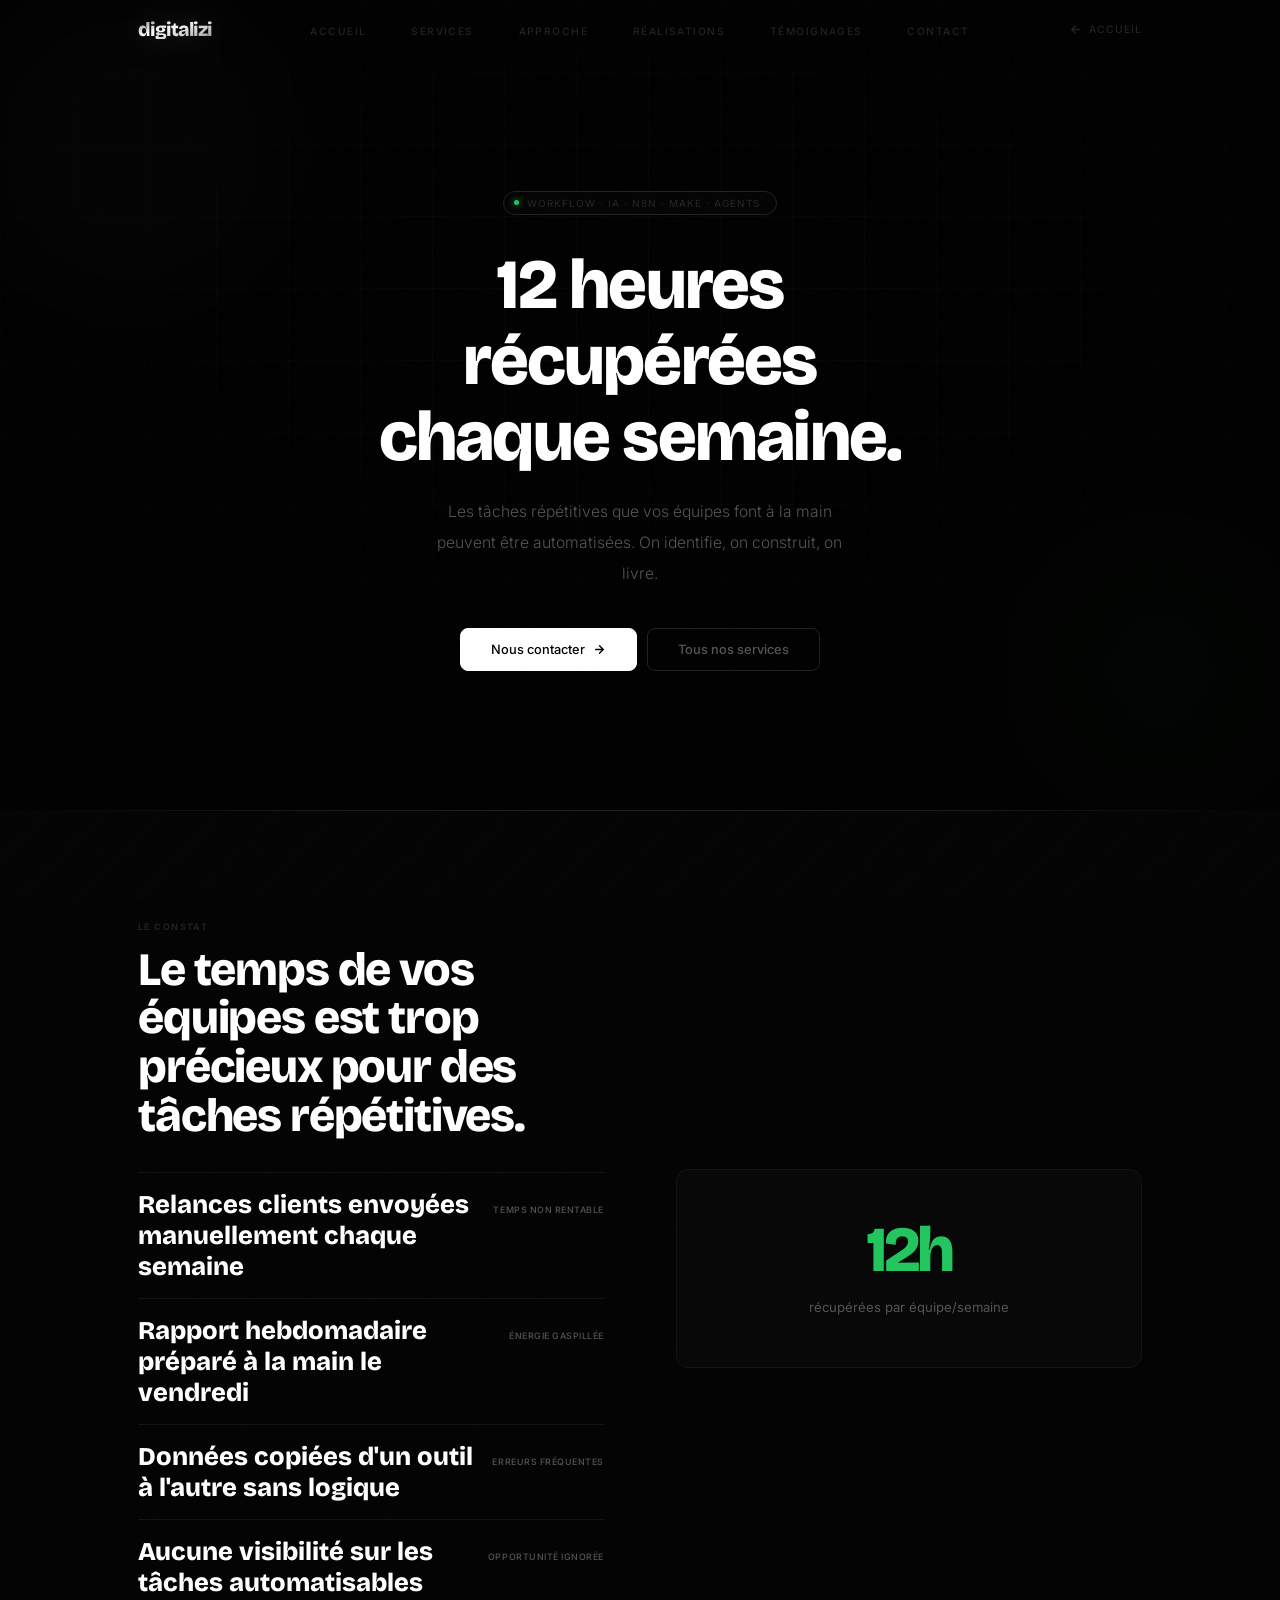
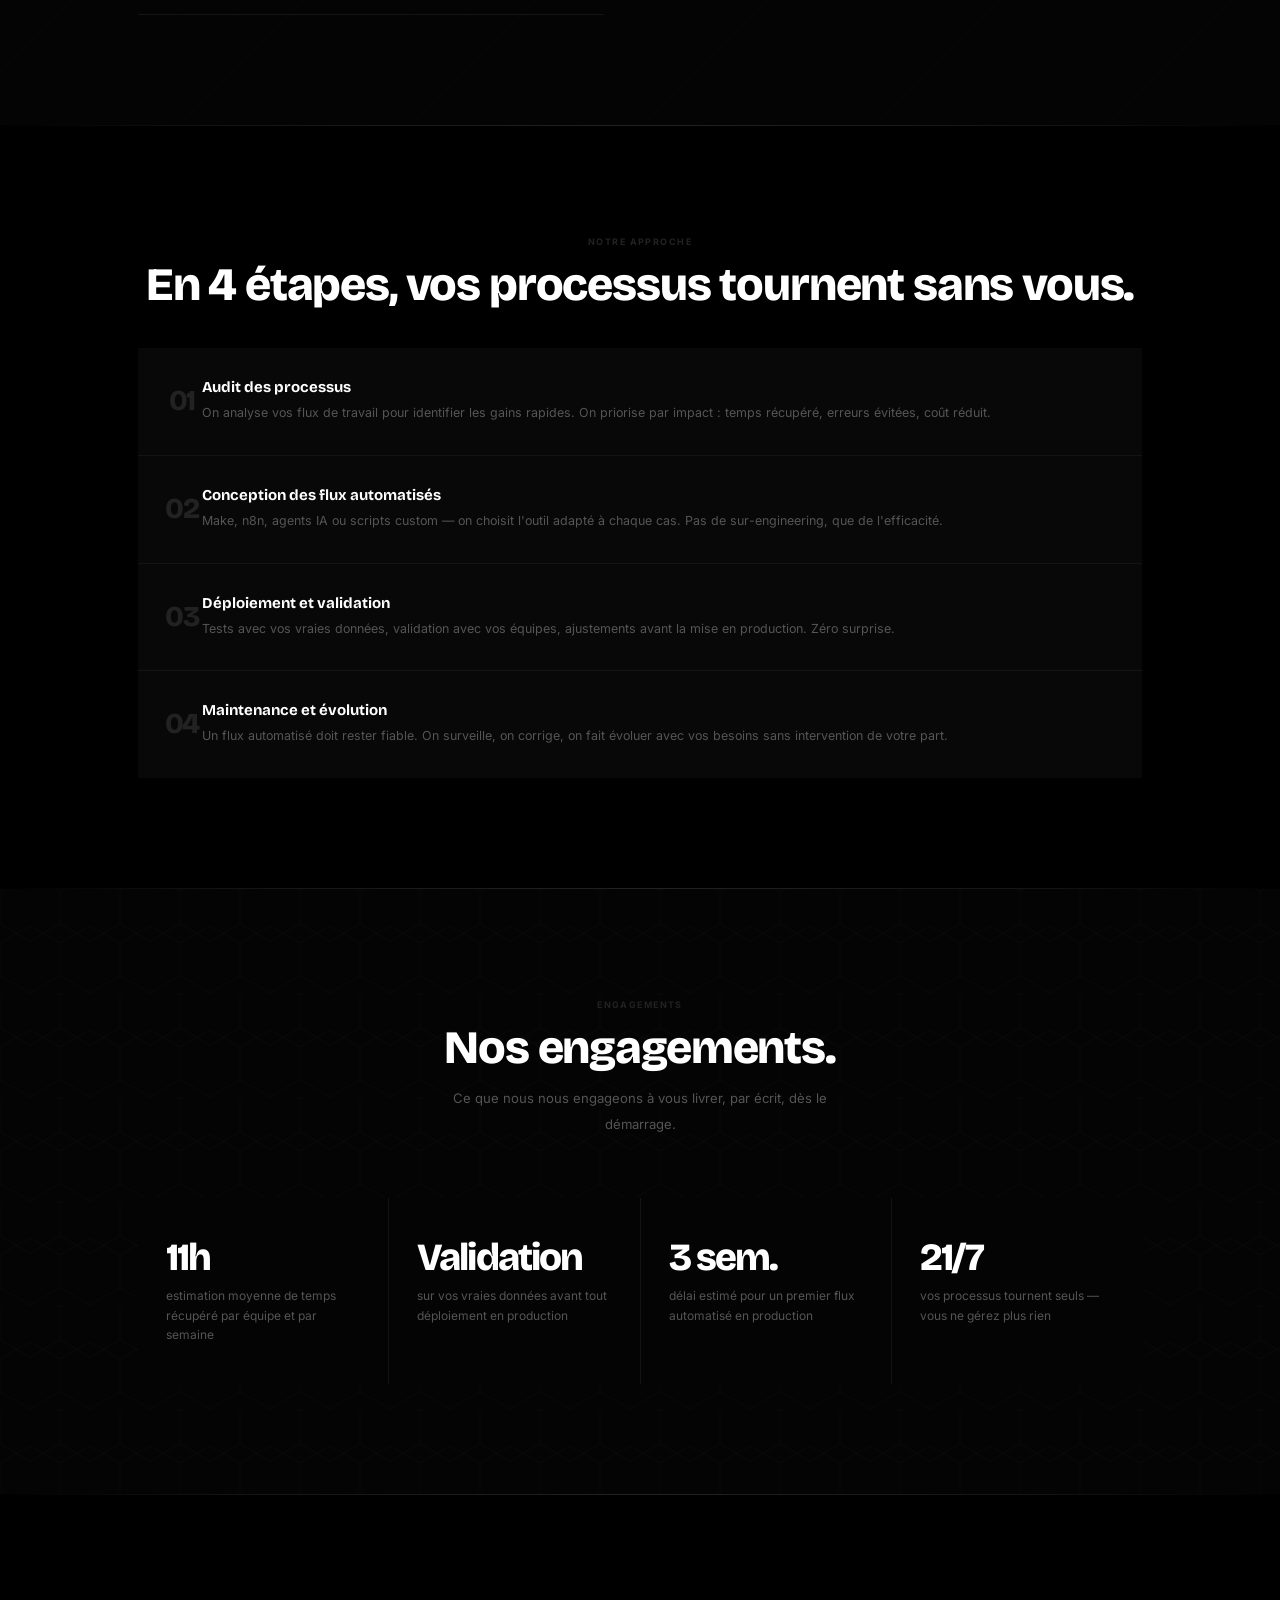
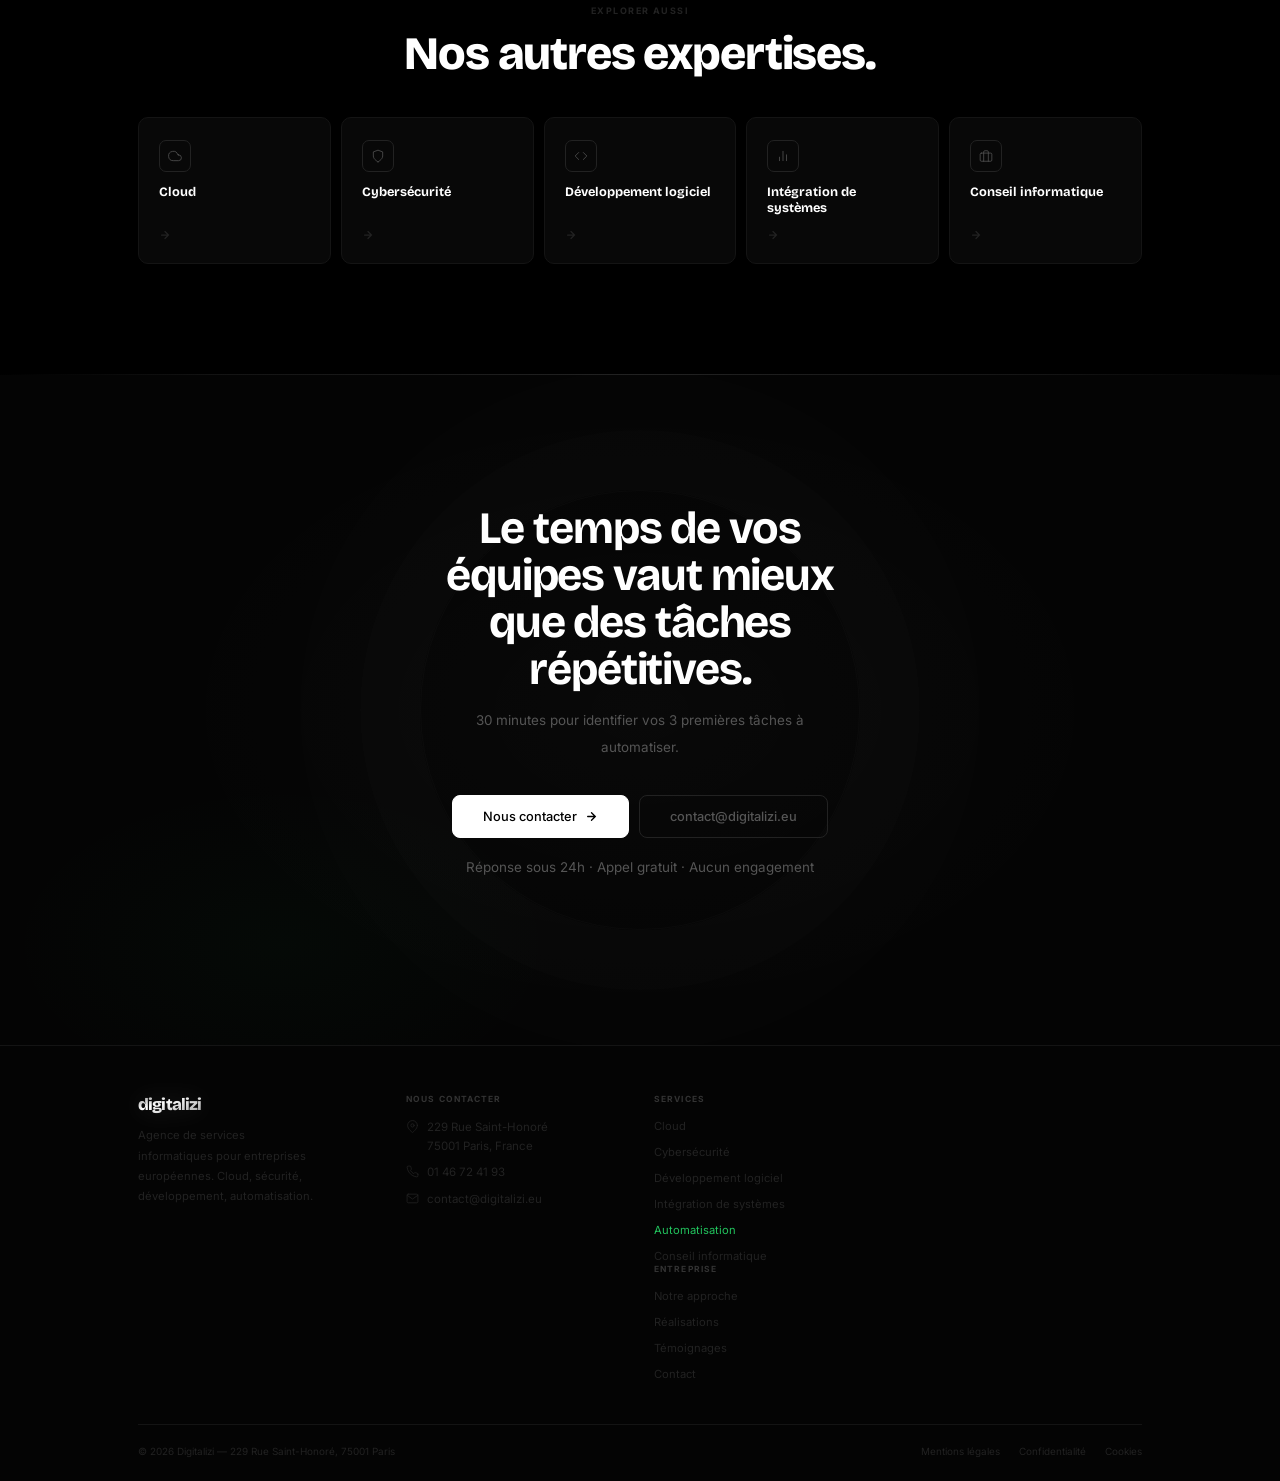
<file: automatisation.html>
<!DOCTYPE html>
<html lang="fr">
<head>
<meta charset="UTF-8"/>
<meta name="viewport" content="width=device-width,initial-scale=1.0"/>
<meta name="description" content="Automatisation de processus IT pour PME. Relances, reporting, workflows IA. Récupérez 12h par semaine."/>
<title>Automatisation — Digitalizi</title>
<link rel="preconnect" href="https://fonts.googleapis.com">
<link href="https://fonts.googleapis.com/css2?family=Inter:ital,wght@0,300;0,400;0,500;0,600;1,300&family=Bricolage+Grotesque:wght@700;800&display=swap" rel="stylesheet">
<style>
*,*::before,*::after{box-sizing:border-box;margin:0;padding:0}
:root{
  --n:#000;--n2:#040404;--n3:#080808;
  --l1:#141414;--l2:#222;--l3:#333;
  --w:#fff;--w2:#e8e8e8;--t:#555;--t2:#222;
  --v:#22c55e;
  --fh:"Bricolage Grotesque",sans-serif;
  --fb:"Inter",sans-serif;
  --ease:cubic-bezier(.16,1,.3,1);
  --e2:cubic-bezier(.4,0,.2,1);
  --max:1100px;
}
html{scroll-behavior:smooth}
body{background:var(--n);color:var(--t);font-family:var(--fb);overflow-x:hidden;-webkit-font-smoothing:antialiased}
h1,h2,h3{font-family:var(--fh);color:var(--w);letter-spacing:-.025em;line-height:1.05}
a{text-decoration:none;color:inherit}
.wrap{max-width:var(--max);margin:0 auto;padding:0 48px}

body::after{content:'';position:fixed;inset:0;z-index:9000;pointer-events:none;opacity:.018;
  background:url("data:image/svg+xml,%3Csvg viewBox='0 0 200 200' xmlns='http://www.w3.org/2000/svg'%3E%3Cfilter id='n'%3E%3CfeTurbulence type='fractalNoise' baseFrequency='0.8' numOctaves='4' stitchTiles='stitch'/%3E%3C/filter%3E%3Crect width='100%25' height='100%25' filter='url(%23n)'/%3E%3C/svg%3E") 0 0/160px}

.rv{opacity:0;transform:translateY(24px);transition:opacity .65s var(--ease),transform .65s var(--ease)}
.rv.on{opacity:1;transform:none}
.rv-l{opacity:0;transform:translateX(-24px);transition:opacity .65s var(--ease),transform .65s var(--ease)}
.rv-l.on{opacity:1;transform:none}

/* ── NAV ── */
.nav{position:fixed;top:0;left:0;right:0;z-index:400;height:60px;display:flex;align-items:center;
  background:transparent;border-bottom:1px solid transparent;
  transition:background .4s var(--e2),backdrop-filter .4s,border-color .4s,height .3s var(--e2)}
.nav.s{background:rgba(0,0,0,.9);backdrop-filter:blur(20px);-webkit-backdrop-filter:blur(20px);border-color:var(--l1);height:52px}
.nav-inner{max-width:var(--max);margin:0 auto;padding:0 48px;width:100%;display:flex;align-items:center;justify-content:space-between}
.nav-logo{display:flex;align-items:center;font-family:var(--fh);font-size:1.22rem;font-weight:800;
  letter-spacing:-.05em;line-height:1;text-transform:lowercase;user-select:none;
  background:linear-gradient(160deg,rgba(255,255,255,.52) 0%,#fff 38%,rgba(255,255,255,.82) 68%,rgba(255,255,255,.58) 100%);
  -webkit-background-clip:text;-webkit-text-fill-color:transparent;background-clip:text;
  filter:drop-shadow(0 0 16px rgba(255,255,255,.18));
  transition:font-size .3s var(--ease),filter .3s var(--ease),transform .25s var(--ease),opacity .25s var(--ease)}
.nav.s .nav-logo{font-size:1.06rem;filter:drop-shadow(0 0 9px rgba(255,255,255,.10))}
.nav-logo:hover{opacity:.65;transform:scale(.97)}
.nav-links{position:absolute;left:50%;transform:translateX(-50%);display:flex;align-items:center;gap:2.8rem;list-style:none}
.nav-links a{font-size:.64rem;font-weight:500;letter-spacing:.14em;text-transform:uppercase;color:var(--t2);position:relative;transition:color .2s}
.nav-links a::after{content:'';position:absolute;bottom:-3px;left:0;width:0;height:1px;background:var(--w);transition:width .22s var(--e2)}
.nav-links a:hover,.nav-links a.on{color:var(--w)}
.nav-links a:hover::after,.nav-links a.on::after{width:100%}

/* Dropdown */
.nav-drop{position:relative}
.nav-drop-menu{position:absolute;top:calc(100% + 18px);left:50%;transform:translateX(-50%);
  background:rgba(4,4,4,.97);backdrop-filter:blur(20px);border:1px solid var(--l1);border-radius:10px;
  padding:8px;min-width:220px;z-index:500;
  visibility:hidden;opacity:0;transform:translateX(-50%) translateY(-6px);
  transition:opacity .22s var(--ease),transform .22s var(--ease),visibility .22s}
.nav-drop-menu.open{visibility:visible;opacity:1;transform:translateX(-50%) translateY(0)}
.nav-drop-menu a{display:flex;align-items:center;gap:8px;padding:8px 12px;font-size:.72rem;color:var(--t);
  border-radius:6px;transition:background .15s,color .15s;white-space:nowrap;text-transform:none;letter-spacing:.01em}
.nav-drop-menu a:hover{background:rgba(255,255,255,.06);color:var(--w)}
.nav-drop-menu a.actif{color:var(--v)}
.drop-dot{width:4px;height:4px;border-radius:50%;background:currentColor;flex-shrink:0}

/* Retour */
.nav-retour{display:flex;align-items:center;gap:7px;font-size:.64rem;font-weight:500;
  letter-spacing:.1em;text-transform:uppercase;color:var(--t2);transition:color .2s}
.nav-retour:hover{color:var(--w)}
.nav-retour svg{transition:transform .2s var(--ease)}
.nav-retour:hover svg{transform:translateX(-3px)}

/* Burger */
.burger{display:none;flex-direction:column;gap:5px;background:none;border:none;cursor:pointer;padding:4px}
.burger span{display:block;width:18px;height:1.5px;background:var(--t);border-radius:2px;
  transition:transform .3s var(--ease),opacity .3s,background .2s}
.burger.o span:nth-child(1){transform:translateY(6.5px) rotate(45deg);background:var(--w)}
.burger.o span:nth-child(2){opacity:0;transform:scaleX(0)}
.burger.o span:nth-child(3){transform:translateY(-6.5px) rotate(-45deg);background:var(--w)}
.mob{position:fixed;top:0;left:0;right:0;bottom:0;background:rgba(0,0,0,.97);backdrop-filter:blur(24px);
  padding:90px 40px 40px;flex-direction:column;gap:0;z-index:390;
  visibility:hidden;opacity:0;pointer-events:none;
  transition:opacity .32s var(--ease),visibility .32s var(--ease);display:flex}
.mob.o{visibility:visible;opacity:1;pointer-events:auto}
.mob a{font-size:1.5rem;font-weight:700;font-family:var(--fh);color:rgba(255,255,255,.3);
  padding:14px 0;border-bottom:1px solid var(--l1);
  transition:color .18s,padding-left .18s var(--ease),transform .3s var(--ease);transform:translateX(-12px)}
.mob.o a{color:rgba(255,255,255,.7);transform:translateX(0)}
.mob.o a:nth-child(1){transition-delay:.05s}
.mob.o a:nth-child(2){transition-delay:.10s}
.mob.o a:nth-child(3){transition-delay:.15s}
.mob.o a:nth-child(4){transition-delay:.20s}
.mob a:hover{color:var(--w);padding-left:8px}

/* ── BOUTONS ── */
.btn{display:inline-flex;align-items:center;gap:8px;padding:13px 30px;border-radius:8px;
  border:1px solid transparent;font-family:var(--fb);font-size:.8rem;font-weight:500;cursor:pointer;
  position:relative;overflow:hidden;
  transition:background .22s var(--e2),color .22s,border-color .22s,transform .22s var(--ease),box-shadow .22s}
.btn::before{content:'';position:absolute;top:0;left:-100%;width:60%;height:100%;
  background:linear-gradient(90deg,transparent,rgba(255,255,255,.07),transparent);
  transition:left .44s var(--e2);pointer-events:none}
.btn:hover::before{left:150%}
.btn svg{transition:transform .2s var(--e2);flex-shrink:0}
.btn:hover svg{transform:translateX(3px)}
.btn:active{transform:scale(.97)}
.bw{background:var(--w);color:#000;border-color:var(--w)}
.bw:hover{background:var(--w2);transform:translateY(-2px);box-shadow:0 6px 24px rgba(255,255,255,.1)}
.bo{background:transparent;color:var(--t);border-color:var(--l2)}
.bo:hover{border-color:var(--l3);color:var(--w);transform:translateY(-2px)}

/* Sep */
.sep{height:1px;background:linear-gradient(90deg,transparent,var(--l1) 18%,var(--l2) 50%,var(--l1) 82%,transparent);
  transform-origin:left;transform:scaleX(0);opacity:0;transition:transform .8s var(--ease),opacity .4s}
.sep.on{transform:scaleX(1);opacity:1}

section{padding:110px 0}
.stag{display:block;font-size:.56rem;font-weight:700;letter-spacing:.16em;text-transform:uppercase;color:var(--t2);margin-bottom:.85rem;text-align:center}
.stitre{font-size:clamp(1.9rem,3.8vw,2.9rem);font-weight:800;text-align:center;margin-bottom:.85rem}
.ssous{text-align:center;color:var(--t);max-width:440px;margin:0 auto 3.8rem;font-size:.82rem;line-height:1.95}

@media(max-width:640px){
  .wrap{padding:0 22px}
  .nav-inner{padding:0 22px}
  .nav-links,.nav-retour{display:none}
  .burger{display:flex}
  section{padding:80px 0}
}
@media(prefers-reduced-motion:reduce){
  *,*::before,*::after{transition-duration:.01ms!important;animation-duration:.01ms!important}
  .sep{transform:scaleX(1);opacity:1}
  .rv,.rv-l{opacity:1;transform:none}
}

/* ── HERO ── */
.hero{position:relative;min-height:90vh;display:flex;flex-direction:column;align-items:center;justify-content:center;text-align:center;padding:140px 48px 90px;overflow:hidden}
.hg{position:absolute;inset:0;z-index:0;pointer-events:none;
  background-image:linear-gradient(rgba(255,255,255,.022) 1px,transparent 1px),linear-gradient(90deg,rgba(255,255,255,.022) 1px,transparent 1px);
  background-size:72px 72px;
  -webkit-mask-image:radial-gradient(ellipse 88% 70% at 50% 36%,black 0%,transparent 100%);
  mask-image:radial-gradient(ellipse 88% 70% at 50% 36%,black 0%,transparent 100%)}
.orb{position:absolute;border-radius:50%;pointer-events:none;z-index:0;filter:blur(88px)}
.o1{width:420px;height:420px;top:-60px;left:-80px;background:radial-gradient(circle,rgba(255,255,255,.034) 0%,transparent 70%);animation:of1 22s ease-in-out infinite}
.o2{width:360px;height:360px;bottom:-40px;right:-60px;background:radial-gradient(circle,rgba(34,197,94,.048) 0%,transparent 70%);animation:of2 26s ease-in-out infinite}
@keyframes of1{0%,100%{transform:translate(0,0)}35%{transform:translate(52px,38px)}70%{transform:translate(-22px,56px)}}
@keyframes of2{0%,100%{transform:translate(0,0)}40%{transform:translate(-44px,-36px)}75%{transform:translate(28px,-52px)}}
.hbody{position:relative;z-index:1;max-width:760px}
.badge{display:inline-flex;align-items:center;gap:8px;border:1px solid var(--l2);border-radius:100px;
  padding:5px 16px 5px 10px;margin-bottom:2rem;font-size:.62rem;font-weight:500;color:var(--t2);
  letter-spacing:.1em;text-transform:uppercase;background:rgba(255,255,255,.014);backdrop-filter:blur(4px);
  opacity:0;animation:fu .6s var(--ease) .1s forwards}
.bdot{width:5px;height:5px;border-radius:50%;background:var(--v);box-shadow:0 0 7px var(--v);flex-shrink:0;animation:gp 2.2s ease-in-out infinite}
@keyframes gp{0%,100%{opacity:1}50%{opacity:.28}}
.h1{font-size:clamp(2.6rem,5.5vw,5.2rem);font-weight:800;line-height:.95;margin-bottom:1.4rem}
.hl{display:block;overflow:hidden;line-height:1.08}
.hl span{display:block;opacity:0;transform:translateY(105%);animation:slideUp .8s var(--ease) both}
.hl:nth-child(1) span{animation-delay:.2s}
.hl:nth-child(2) span{animation-delay:.35s}
.hl:nth-child(3) span{animation-delay:.5s}
@keyframes slideUp{to{opacity:1;transform:translateY(0)}}
.hsub{font-size:clamp(.88rem,1.5vw,.98rem);color:var(--t);font-weight:300;max-width:420px;margin:0 auto 2.4rem;line-height:1.95;opacity:0;animation:fu .7s var(--ease) .75s forwards}
.hbtns{display:flex;gap:10px;justify-content:center;flex-wrap:wrap;opacity:0;animation:fu .7s var(--ease) .9s forwards}
@keyframes fu{from{opacity:0;transform:translateY(12px)}to{opacity:1;transform:none}}

/* ── PROBLÈME ── */
.prob-sec{background:var(--n2);position:relative;overflow:hidden}
.prob-sec::before{content:'';position:absolute;inset:0;pointer-events:none;background:repeating-linear-gradient(-45deg,transparent,transparent 40px,rgba(255,255,255,.009) 40px,rgba(255,255,255,.009) 41px)}
.prob-sec .wrap{position:relative;z-index:1;display:grid;grid-template-columns:1fr 1fr;gap:72px;align-items:center}
.prob-left .stitre{text-align:left}
.prob-left .stag{text-align:left}
.pl{display:flex;align-items:baseline;justify-content:space-between;font-family:var(--fh);font-size:clamp(1.1rem,2vw,1.6rem);font-weight:800;color:var(--w);padding:16px 0;border-bottom:1px solid var(--l1)}
.pl:first-child{border-top:1px solid var(--l1)}
.pp{font-family:var(--fb);font-size:.55rem;font-weight:500;color:var(--t);letter-spacing:.06em;text-transform:uppercase;flex-shrink:0;margin-left:12px;white-space:nowrap}
.prob-stat{display:flex;flex-direction:column;align-items:center;justify-content:center;text-align:center;gap:14px;padding:48px 32px;border:1px solid var(--l1);border-radius:12px;background:var(--n3)}
.prob-stat-n{font-family:var(--fh);font-size:4rem;font-weight:800;color:var(--v);letter-spacing:-.05em;line-height:1}
.prob-stat-l{font-size:.82rem;color:var(--t);line-height:1.75;max-width:200px}

/* ── APPROCHE ── */
.ap-list{display:flex;flex-direction:column;gap:1px;background:var(--l1)}
.ap-item{background:var(--n3);display:grid;grid-template-columns:64px 1fr;position:relative;overflow:hidden;transition:background .2s}
.ap-item::after{content:'';position:absolute;bottom:0;left:0;right:0;height:1px;background:linear-gradient(90deg,var(--v),rgba(34,197,94,.18),transparent);transform:scaleX(0);transform-origin:left;transition:transform .4s var(--ease)}
.ap-item:hover{background:var(--n2)}
.ap-item:hover::after{transform:scaleX(1)}
.ap-n{font-family:var(--fh);font-size:1.8rem;font-weight:800;color:var(--l2);letter-spacing:-.05em;line-height:1;display:flex;align-items:center;justify-content:center;padding:30px 0 30px 24px;transition:color .25s}
.ap-item:hover .ap-n{color:var(--l3)}
.ap-body{padding:30px 32px 30px 0}
.ap-titre{font-size:.94rem;font-weight:700;color:var(--w);font-family:var(--fh);margin-bottom:6px}
.ap-desc{font-size:.78rem;color:var(--t);line-height:1.82}

/* ── RÉSULTATS ── */
.res-sec{background:var(--n2);position:relative;overflow:hidden}
.res-sec::before{content:'';position:absolute;inset:0;pointer-events:none;background:url("data:image/svg+xml,%3Csvg xmlns='http://www.w3.org/2000/svg' width='60' height='104'%3E%3Cpath d='M30 52L0 35V2l30-17 30 17v33z' fill='none' stroke='rgba(255,255,255,.016)' stroke-width='1'/%3E%3Cpath d='M30 104L0 87V54l30-17 30 17v33z' fill='none' stroke='rgba(255,255,255,.016)' stroke-width='1'/%3E%3C/svg%3E") 0 0/60px 104px}
.res-sec .wrap{position:relative;z-index:1}
.res-grid{display:grid;grid-template-columns:repeat(4,1fr);gap:1px;background:var(--l1)}
.res-item{background:var(--n2);padding:40px 28px;display:flex;flex-direction:column;gap:10px;position:relative;overflow:hidden;transition:background .2s}
.res-item::after{content:'';position:absolute;bottom:0;left:0;right:0;height:2px;background:linear-gradient(90deg,var(--v),rgba(34,197,94,.3),transparent);transform:scaleX(0);transform-origin:left;transition:transform .4s var(--ease)}
.res-item:hover{background:var(--n3)}
.res-item:hover::after{transform:scaleX(1)}
.res-val{font-family:var(--fh);font-size:2.4rem;font-weight:800;color:var(--w);letter-spacing:-.05em;line-height:1}
.res-label{font-size:.75rem;color:var(--t);line-height:1.6;white-space:pre-line}

/* ── AUTRES SERVICES ── */
.autres-sec{background:var(--n)}
.autres-grid{display:grid;grid-template-columns:repeat(5,1fr);gap:10px;margin-top:2.4rem}
.autre-card{display:flex;flex-direction:column;align-items:flex-start;gap:12px;padding:22px 20px;
  border:1px solid var(--l1);border-radius:10px;background:var(--n3);
  transition:border-color .22s,background .22s,transform .25s var(--ease)}
.autre-card:hover{border-color:var(--l2);background:var(--n2);transform:translateY(-4px)}
.autre-ico{width:32px;height:32px;border:1px solid var(--l2);border-radius:7px;display:flex;align-items:center;justify-content:center;transition:border-color .2s}
.autre-ico svg{width:14px;height:14px;stroke:var(--t);fill:none;stroke-width:1.35;stroke-linecap:round;stroke-linejoin:round;transition:stroke .2s}
.autre-card:hover .autre-ico{border-color:var(--l3)}
.autre-card:hover .autre-ico svg{stroke:var(--w2)}
.autre-nom{font-size:.8rem;font-weight:700;color:var(--w);font-family:var(--fh);flex:1;line-height:1.3}
.autre-arrow{stroke:var(--t2);fill:none;margin-top:auto;transition:transform .2s var(--ease),stroke .2s}
.autre-card:hover .autre-arrow{transform:translateX(3px);stroke:var(--v)}

/* ── CTA FINAL ── */
.cta-sec{position:relative;overflow:hidden;padding:130px 0;text-align:center;
  background:radial-gradient(ellipse 58% 72% at 50% 50%,rgba(255,255,255,.018) 0%,transparent 65%),
             radial-gradient(ellipse 36% 40% at 22% 85%,rgba(34,197,94,.028) 0%,transparent 60%),
             var(--n2)}
.cta-sec::before{content:'';position:absolute;top:50%;left:50%;transform:translate(-50%,-50%);
  width:440px;height:440px;border-radius:50%;border:1px solid rgba(255,255,255,.018);
  box-shadow:0 0 0 60px rgba(255,255,255,.007),0 0 0 120px rgba(255,255,255,.004);
  pointer-events:none;animation:ring 7s ease-in-out infinite}
@keyframes ring{0%,100%{transform:translate(-50%,-50%) scale(1);opacity:.8}50%{transform:translate(-50%,-50%) scale(1.07);opacity:.3}}
.cta-sec .wrap{position:relative;z-index:1;max-width:500px}
.cta-sec h2{font-size:clamp(1.9rem,3.5vw,2.8rem);margin-bottom:.9rem}
.cta-sec p{font-size:.84rem;color:var(--t);line-height:1.95;margin-bottom:2.2rem}
.cta-btns{display:flex;gap:10px;justify-content:center;flex-wrap:wrap}
.cta-note{font-size:.62rem;color:var(--t2);margin-top:1rem}

/* ── FOOTER ── */
.footer{background:var(--n2);border-top:1px solid var(--l1);padding:48px 0 24px}
.footer-inner{display:flex;justify-content:space-between;align-items:flex-start;flex-wrap:wrap;gap:32px;margin-bottom:32px}
.fb-logo{font-family:var(--fh);font-size:1.05rem;font-weight:800;letter-spacing:-.05em;text-transform:lowercase;
  background:linear-gradient(160deg,rgba(255,255,255,.52) 0%,#fff 38%,rgba(255,255,255,.82) 68%,rgba(255,255,255,.58) 100%);
  -webkit-background-clip:text;-webkit-text-fill-color:transparent;background-clip:text;
  filter:drop-shadow(0 0 12px rgba(255,255,255,.14));display:inline-block;margin-bottom:10px}
.fb p{font-size:.7rem;color:var(--t2);line-height:1.8;max-width:180px}
.flinks{display:flex;gap:48px;flex-wrap:wrap}
.fh{font-size:.53rem;font-weight:700;letter-spacing:.13em;text-transform:uppercase;color:var(--l3);margin-bottom:10px}
.fcol ul{list-style:none;display:flex;flex-direction:column;gap:6px}
.fcol a{font-size:.7rem;color:var(--t2);display:inline-block;transition:color .18s,transform .18s var(--ease)}
.fcol a:hover{color:var(--t);transform:translateX(3px)}
.fcol a.actif{color:var(--v)}
.fbot{display:flex;justify-content:space-between;align-items:center;flex-wrap:wrap;gap:10px;padding-top:20px;border-top:1px solid var(--l1)}
.fbot-copy{font-size:.62rem;color:var(--t2)}
.fbot-links{display:flex;gap:1.2rem}
.fbot-links a{font-size:.62rem;color:var(--t2);transition:color .18s}
.fbot-links a:hover{color:var(--t)}

@media(max-width:900px){
  .prob-sec .wrap{grid-template-columns:1fr;gap:44px}
  .res-grid{grid-template-columns:repeat(2,1fr)}
  .autres-grid{grid-template-columns:repeat(3,1fr)}
}
@media(max-width:640px){
  .hero{padding:120px 22px 80px;min-height:auto}
  .autres-grid{grid-template-columns:repeat(2,1fr)}
  .res-grid{grid-template-columns:1fr 1fr}
  .fbot{flex-direction:column;text-align:center}
}

.mob-sep{font-size:.52rem;font-weight:700;letter-spacing:.14em;text-transform:uppercase;color:var(--l3);padding:18px 0 6px;border-bottom:1px solid var(--l1)}
.mob a[href*=".html"]:not([href="index.html"]){font-size:1rem;color:rgba(255,255,255,.45);padding:10px 0}

/* ── Footer contact ── */
.footer-contact{}
.footer-contact-titre{font-size:.53rem;font-weight:700;letter-spacing:.13em;text-transform:uppercase;color:var(--l3);margin-bottom:14px}
.footer-contact-item{display:flex;align-items:flex-start;gap:8px;font-size:.72rem;color:var(--t2);line-height:1.6;margin-bottom:8px}
.footer-contact-item svg{stroke:var(--t2);fill:none;stroke-width:1.5;stroke-linecap:round;stroke-linejoin:round;width:13px;height:13px;flex-shrink:0;margin-top:2px}
.footer-contact-item a{color:var(--t2);transition:color .18s}
.footer-contact-item a:hover{color:var(--t)}
.footer-top{display:grid;grid-template-columns:220px 200px 1fr;gap:48px;margin-bottom:42px}
@media(max-width:960px){.footer-top{grid-template-columns:1fr 1fr}}
@media(max-width:640px){.footer-top{grid-template-columns:1fr}}

</style>
</head>
<body>

<nav class="nav" id="nav">
  <div class="nav-inner">
    <a href="index.html" class="nav-logo">digitalizi</a>
    <ul class="nav-links">
      <li><a href="index.html">Accueil</a></li>
      <li class="nav-drop">
        <a href="index.html#services" id="drop-trigger">Services</a>
        <div class="nav-drop-menu" id="drop-menu">
          <a href="cloud.html" class=""><span class="drop-dot"></span>Cloud</a><a href="cybersecurite.html" class=""><span class="drop-dot"></span>Cybersécurité</a><a href="developpement.html" class=""><span class="drop-dot"></span>Développement logiciel</a><a href="integration.html" class=""><span class="drop-dot"></span>Intégration de systèmes</a><a href="automatisation.html" class="actif"><span class="drop-dot"></span>Automatisation</a><a href="conseil.html" class=""><span class="drop-dot"></span>Conseil informatique</a>
        </div>
      </li>
      <li><a href="index.html#pourquoi">Approche</a></li>
      <li><a href="index.html#realisations">Réalisations</a></li>
      <li><a href="index.html#temoignages">Témoignages</a></li>
      <li><a href="index.html#contact">Contact</a></li>
    </ul>
    <a href="index.html" class="nav-retour">
      <svg width="13" height="13" viewBox="0 0 24 24" fill="none" stroke="currentColor" stroke-width="2.5" stroke-linecap="round"><path d="M19 12H5M12 19l-7-7 7-7"/></svg>
      Accueil
    </a>
    <button class="burger" id="burger" aria-label="Menu" aria-expanded="false"><span></span><span></span><span></span></button>
  </div>
</nav>

<div class="mob" id="mob" role="navigation" aria-label="Menu mobile">
  <a href="index.html" onclick="cm()">Accueil</a>
  <div class="mob-sep">Services</div>
  <a href="cloud.html" onclick="cm()">— Cloud</a>
  <a href="cybersecurite.html" onclick="cm()">— Cybersécurité</a>
  <a href="developpement.html" onclick="cm()">— Développement logiciel</a>
  <a href="integration.html" onclick="cm()">— Intégration de systèmes</a>
  <a href="automatisation.html" onclick="cm()">— Automatisation</a>
  <a href="conseil.html" onclick="cm()">— Conseil informatique</a>
  <a href="index.html#realisations" onclick="cm()">Réalisations</a>
  <a href="index.html#temoignages" onclick="cm()">Témoignages</a>
  <a href="index.html#pourquoi" onclick="cm()">Approche</a>
  <a href="index.html#contact" onclick="cm()">Contact</a>
</div>

<!-- HERO -->
<section class="hero">
  <div class="hg"></div>
  <div class="orb o1"></div>
  <div class="orb o2"></div>
  <div class="hbody">
    <div class="badge"><span class="bdot"></span>Workflow · IA · n8n · Make · Agents</div>
    <h1 class="h1"><span class="hl"><span>12 heures</span></span><span class="hl"><span>récupérées</span></span><span class="hl"><span>chaque semaine.</span></span></h1>
    <p class="hsub">Les tâches répétitives que vos équipes font à la main peuvent être automatisées. On identifie, on construit, on livre.</p>
    <div class="hbtns">
      <a href="index.html#contact" class="btn bw">Nous contacter <svg width="13" height="13" viewBox="0 0 24 24" fill="none" stroke="currentColor" stroke-width="2.5" stroke-linecap="round"><path d="M5 12h14M12 5l7 7-7 7"/></svg></a>
      <a href="index.html#services" class="btn bo">Tous nos services</a>
    </div>
  </div>
</section>

<div class="sep"></div>

<!-- PROBLÈME -->
<section class="prob-sec">
  <div class="wrap">
    <div class="prob-left">
      <span class="stag rv">Le constat</span>
      <h2 class="stitre rv">Le temps de vos équipes est trop précieux pour des tâches répétitives.</h2>
      <div class="rv" style="margin-top:2rem"><div class="pl"><span>Relances clients envoyées manuellement chaque semaine</span><span class="pp">Temps non rentable</span></div><div class="pl"><span>Rapport hebdomadaire préparé à la main le vendredi</span><span class="pp">Énergie gaspillée</span></div><div class="pl"><span>Données copiées d'un outil à l'autre sans logique</span><span class="pp">Erreurs fréquentes</span></div><div class="pl"><span>Aucune visibilité sur les tâches automatisables</span><span class="pp">Opportunité ignorée</span></div></div>
    </div>
    <div class="prob-stat rv">
      <div class="prob-stat-n val-anim">12h</div>
      <p class="prob-stat-l">récupérées par équipe/semaine</p>
    </div>
  </div>
</section>

<div class="sep"></div>

<!-- APPROCHE -->
<section style="background:var(--n);padding:110px 0">
  <div class="wrap">
    <span class="stag rv">Notre approche</span>
    <h2 class="stitre rv" style="margin-bottom:2.4rem">En 4 étapes, vos processus tournent sans vous.</h2>
    <div class="ap-list">
      <div class="ap-item rv">
          <div class="ap-n">01</div>
          <div class="ap-body">
            <div class="ap-titre">Audit des processus</div>
            <p class="ap-desc">On analyse vos flux de travail pour identifier les gains rapides. On priorise par impact : temps récupéré, erreurs évitées, coût réduit.</p>
          </div>
        </div><div class="ap-item rv">
          <div class="ap-n">02</div>
          <div class="ap-body">
            <div class="ap-titre">Conception des flux automatisés</div>
            <p class="ap-desc">Make, n8n, agents IA ou scripts custom — on choisit l'outil adapté à chaque cas. Pas de sur-engineering, que de l'efficacité.</p>
          </div>
        </div><div class="ap-item rv">
          <div class="ap-n">03</div>
          <div class="ap-body">
            <div class="ap-titre">Déploiement et validation</div>
            <p class="ap-desc">Tests avec vos vraies données, validation avec vos équipes, ajustements avant la mise en production. Zéro surprise.</p>
          </div>
        </div><div class="ap-item rv">
          <div class="ap-n">04</div>
          <div class="ap-body">
            <div class="ap-titre">Maintenance et évolution</div>
            <p class="ap-desc">Un flux automatisé doit rester fiable. On surveille, on corrige, on fait évoluer avec vos besoins sans intervention de votre part.</p>
          </div>
        </div>
    </div>
  </div>
</section>

<div class="sep"></div>

<!-- RÉSULTATS -->
<section class="res-sec">
  <div class="wrap">
    <span class="stag rv">Engagements</span>
    <h2 class="stitre rv">Nos engagements.</h2>
    <p class="ssous rv">Ce que nous nous engageons à vous livrer, par écrit, dès le démarrage.</p>
    <div class="res-grid">
      <div class="res-item rv"><div class="res-val val-anim">12h</div><div class="res-label">estimation moyenne de temps récupéré par équipe et par semaine</div></div><div class="res-item rv"><div class="res-val val-anim">Validation</div><div class="res-label">sur vos vraies données avant tout déploiement en production</div></div><div class="res-item rv"><div class="res-val val-anim">3 sem.</div><div class="res-label">délai estimé pour un premier flux automatisé en production</div></div><div class="res-item rv"><div class="res-val val-anim">24/7</div><div class="res-label">vos processus tournent seuls — vous ne gérez plus rien</div></div>
    </div>
  </div>
</section>

<div class="sep"></div>

<!-- AUTRES SERVICES -->
<section class="autres-sec">
  <div class="wrap">
    <span class="stag rv">Explorer aussi</span>
    <h2 class="stitre rv">Nos autres expertises.</h2>
    <div class="autres-grid">
      <a href="cloud.html" class="autre-card rv"><div class="autre-ico"><svg viewBox="0 0 24 24" fill="none" stroke="currentColor" stroke-width="1.35" stroke-linecap="round" stroke-linejoin="round"><path d="M18 10h-1.26A8 8 0 109 20h9a5 5 0 000-10z"/></svg></div><div class="autre-nom">Cloud</div><svg class="autre-arrow" width="12" height="12" viewBox="0 0 24 24" fill="none" stroke="currentColor" stroke-width="2.5" stroke-linecap="round"><path d="M5 12h14M12 5l7 7-7 7"/></svg></a><a href="cybersecurite.html" class="autre-card rv"><div class="autre-ico"><svg viewBox="0 0 24 24" fill="none" stroke="currentColor" stroke-width="1.35" stroke-linecap="round" stroke-linejoin="round"><path d="M12 22s8-4 8-10V5l-8-3-8 3v7c0 6 8 10 8 10z"/></svg></div><div class="autre-nom">Cybersécurité</div><svg class="autre-arrow" width="12" height="12" viewBox="0 0 24 24" fill="none" stroke="currentColor" stroke-width="2.5" stroke-linecap="round"><path d="M5 12h14M12 5l7 7-7 7"/></svg></a><a href="developpement.html" class="autre-card rv"><div class="autre-ico"><svg viewBox="0 0 24 24" fill="none" stroke="currentColor" stroke-width="1.35" stroke-linecap="round" stroke-linejoin="round"><polyline points="16 18 22 12 16 6"/><polyline points="8 6 2 12 8 18"/></svg></div><div class="autre-nom">Développement logiciel</div><svg class="autre-arrow" width="12" height="12" viewBox="0 0 24 24" fill="none" stroke="currentColor" stroke-width="2.5" stroke-linecap="round"><path d="M5 12h14M12 5l7 7-7 7"/></svg></a><a href="integration.html" class="autre-card rv"><div class="autre-ico"><svg viewBox="0 0 24 24" fill="none" stroke="currentColor" stroke-width="1.35" stroke-linecap="round" stroke-linejoin="round"><path d="M18 20V10"/><path d="M12 20V4"/><path d="M6 20v-6"/></svg></div><div class="autre-nom">Intégration de systèmes</div><svg class="autre-arrow" width="12" height="12" viewBox="0 0 24 24" fill="none" stroke="currentColor" stroke-width="2.5" stroke-linecap="round"><path d="M5 12h14M12 5l7 7-7 7"/></svg></a><a href="conseil.html" class="autre-card rv"><div class="autre-ico"><svg viewBox="0 0 24 24" fill="none" stroke="currentColor" stroke-width="1.35" stroke-linecap="round" stroke-linejoin="round"><rect x="2" y="7" width="20" height="14" rx="2" ry="2"/><path d="M16 21V5a2 2 0 00-2-2h-4a2 2 0 00-2 2v16"/></svg></div><div class="autre-nom">Conseil informatique</div><svg class="autre-arrow" width="12" height="12" viewBox="0 0 24 24" fill="none" stroke="currentColor" stroke-width="2.5" stroke-linecap="round"><path d="M5 12h14M12 5l7 7-7 7"/></svg></a>
    </div>
  </div>
</section>

<div class="sep"></div>

<!-- CTA -->
<section class="cta-sec">
  <div class="wrap rv">
    <h2>Le temps de vos équipes vaut mieux que des tâches répétitives.</h2>
    <p>30 minutes pour identifier vos 3 premières tâches à automatiser.</p>
    <div class="cta-btns">
      <a href="index.html#contact" class="btn bw">Nous contacter <svg width="13" height="13" viewBox="0 0 24 24" fill="none" stroke="currentColor" stroke-width="2.5" stroke-linecap="round"><path d="M5 12h14M12 5l7 7-7 7"/></svg></a>
      <a href="mailto:contact@digitalizi.eu" class="btn bo">contact@digitalizi.eu</a>
    </div>
    <p class="cta-note">Réponse sous 24h · Appel gratuit · Aucun engagement</p>
  </div>
</section>

<!-- FOOTER -->
<footer class="footer">
  <div class="wrap">
    <div class="footer-top">
      <div class="fb">
        <a href="index.html" class="fb-logo">digitalizi</a>
        <p>Agence de services informatiques pour entreprises européennes. Cloud, sécurité, développement, automatisation.</p>
      </div>
      <div class="footer-contact">
        <div class="footer-contact-titre">Nous contacter</div>
        <div class="footer-contact-item">
          <svg viewBox="0 0 24 24"><path d="M21 10c0 7-9 13-9 13s-9-6-9-13a9 9 0 0118 0z"/><circle cx="12" cy="10" r="3"/></svg>
          229 Rue Saint-Honoré<br>75001 Paris, France
        </div>
        <div class="footer-contact-item">
          <svg viewBox="0 0 24 24"><path d="M22 16.92v3a2 2 0 01-2.18 2 19.79 19.79 0 01-8.63-3.07 19.5 19.5 0 01-6-6 19.79 19.79 0 01-3.07-8.67A2 2 0 014.11 2h3a2 2 0 012 1.72 12.84 12.84 0 00.7 2.81 2 2 0 01-.45 2.11L8.09 9.91a16 16 0 006 6l1.27-1.27a2 2 0 012.11-.45 12.84 12.84 0 002.81.7A2 2 0 0122 16.92z"/></svg>
          <a href="tel:0146724193">01 46 72 41 93</a>
        </div>
        <div class="footer-contact-item">
          <svg viewBox="0 0 24 24"><path d="M4 4h16c1.1 0 2 .9 2 2v12c0 1.1-.9 2-2 2H4c-1.1 0-2-.9-2-2V6c0-1.1.9-2 2-2z"/><polyline points="22,6 12,13 2,6"/></svg>
          <a href="mailto:contact@digitalizi.eu">contact@digitalizi.eu</a>
        </div>
      </div>
      <div class="fcols">
        <div class="fcol">
          <div class="fh">Services</div>
          <ul><li><a href="cloud.html">Cloud</a></li><li><a href="cybersecurite.html">Cybersécurité</a></li><li><a href="developpement.html">Développement logiciel</a></li><li><a href="integration.html">Intégration de systèmes</a></li><li><a href="automatisation.html" class="actif">Automatisation</a></li><li><a href="conseil.html">Conseil informatique</a></li></ul>
        </div>
        <div class="fcol">
          <div class="fh">Entreprise</div>
          <ul>
            <li><a href="index.html#pourquoi">Notre approche</a></li>
            <li><a href="index.html#realisations">Réalisations</a></li>
            <li><a href="index.html#temoignages">Témoignages</a></li>
            <li><a href="index.html#contact">Contact</a></li>
          </ul>
        </div>
      </div>
    </div>
    <div class="fbot">
      <span class="fbot-copy">© 2026 Digitalizi — 229 Rue Saint-Honoré, 75001 Paris</span>
      <div class="fbot-links">
        <a href="mentions.html">Mentions légales</a>
        <a href="mentions.html#rgpd">Confidentialité</a>
        <a href="mentions.html#cookies">Cookies</a>
      </div>
    </div>
  </div>
</footer>

<script>

/* NAV */
const nav=document.getElementById('nav'),bg=document.getElementById('burger'),mob=document.getElementById('mob');
let mo=false;
function cm(){mo=false;mob.classList.remove('o');bg.classList.remove('o');bg.setAttribute('aria-expanded','false');document.body.style.overflow='';}
bg.addEventListener('click',()=>{mo=!mo;mob.classList.toggle('o',mo);bg.classList.toggle('o',mo);bg.setAttribute('aria-expanded',String(mo));document.body.style.overflow=mo?'hidden':'';
  document.getElementById('drop-menu')?.classList.remove('open');});
window.addEventListener('scroll',()=>nav.classList.toggle('s',window.scrollY>58),{passive:true});

/* Dropdown */
const dT=document.getElementById('drop-trigger'),dM=document.getElementById('drop-menu');
if(dT&&dM){
  let dt=null;
  function openD(){clearTimeout(dt);dM.classList.add('open')}
  function closeD(){dt=setTimeout(()=>dM.classList.remove('open'),200)}
  dT.parentElement.addEventListener('mouseenter',openD);
  dT.parentElement.addEventListener('mouseleave',closeD);
  dM.addEventListener('mouseenter',()=>clearTimeout(dt));
  dM.addEventListener('mouseleave',closeD);
  dT.addEventListener('click',e=>{e.preventDefault();dM.classList.contains('open')?closeD():openD();});
}

/* Reveal */
const obs=new IntersectionObserver(es=>{es.forEach(e=>{if(e.isIntersecting){e.target.classList.add('on');obs.unobserve(e.target);}})},{threshold:.08,rootMargin:'0px 0px -30px 0px'});
document.querySelectorAll('.rv,.rv-l').forEach(el=>obs.observe(el));

/* Sep reveal */
const so=new IntersectionObserver(es=>{es.forEach(e=>{if(e.isIntersecting){setTimeout(()=>e.target.classList.add('on'),150);so.unobserve(e.target);}})},{threshold:.05});
document.querySelectorAll('.sep').forEach(s=>so.observe(s));

/* Compteur */
const noMotion=window.matchMedia('(prefers-reduced-motion:reduce)').matches;
if(!noMotion){
  function easeOut(t){return 1-(1-t)**3}
  function counter(el,dur){
    const raw=el.dataset.orig||el.textContent.trim();
    el.dataset.orig=raw;
    const m=raw.match(/^([+\-]?)(\d+)([\s\S]*)$/);
    if(!m)return;
    const s=performance.now();
    (function f(n){const p=Math.min((n-s)/dur,1);el.textContent=m[1]+Math.round(+m[2]*easeOut(p))+m[3];if(p<1)requestAnimationFrame(f);else el.textContent=raw;})(s);
  }
  const co=new IntersectionObserver(es=>{es.forEach(e=>{if(e.isIntersecting){counter(e.target,1600);co.unobserve(e.target);}});},{threshold:.6});
  document.querySelectorAll('.val-anim').forEach(el=>co.observe(el));
}

/* Onglet */
const origTitle=document.title;let bt=null,bf=false;
document.addEventListener('visibilitychange',()=>{
  if(document.hidden){bt=setInterval(()=>{document.title=bf?'Revenez ! — Digitalizi':origTitle;bf=!bf;},1500);}
  else{clearInterval(bt);document.title=origTitle;bf=false;}
});

</script>
</body>
</html>
</file>
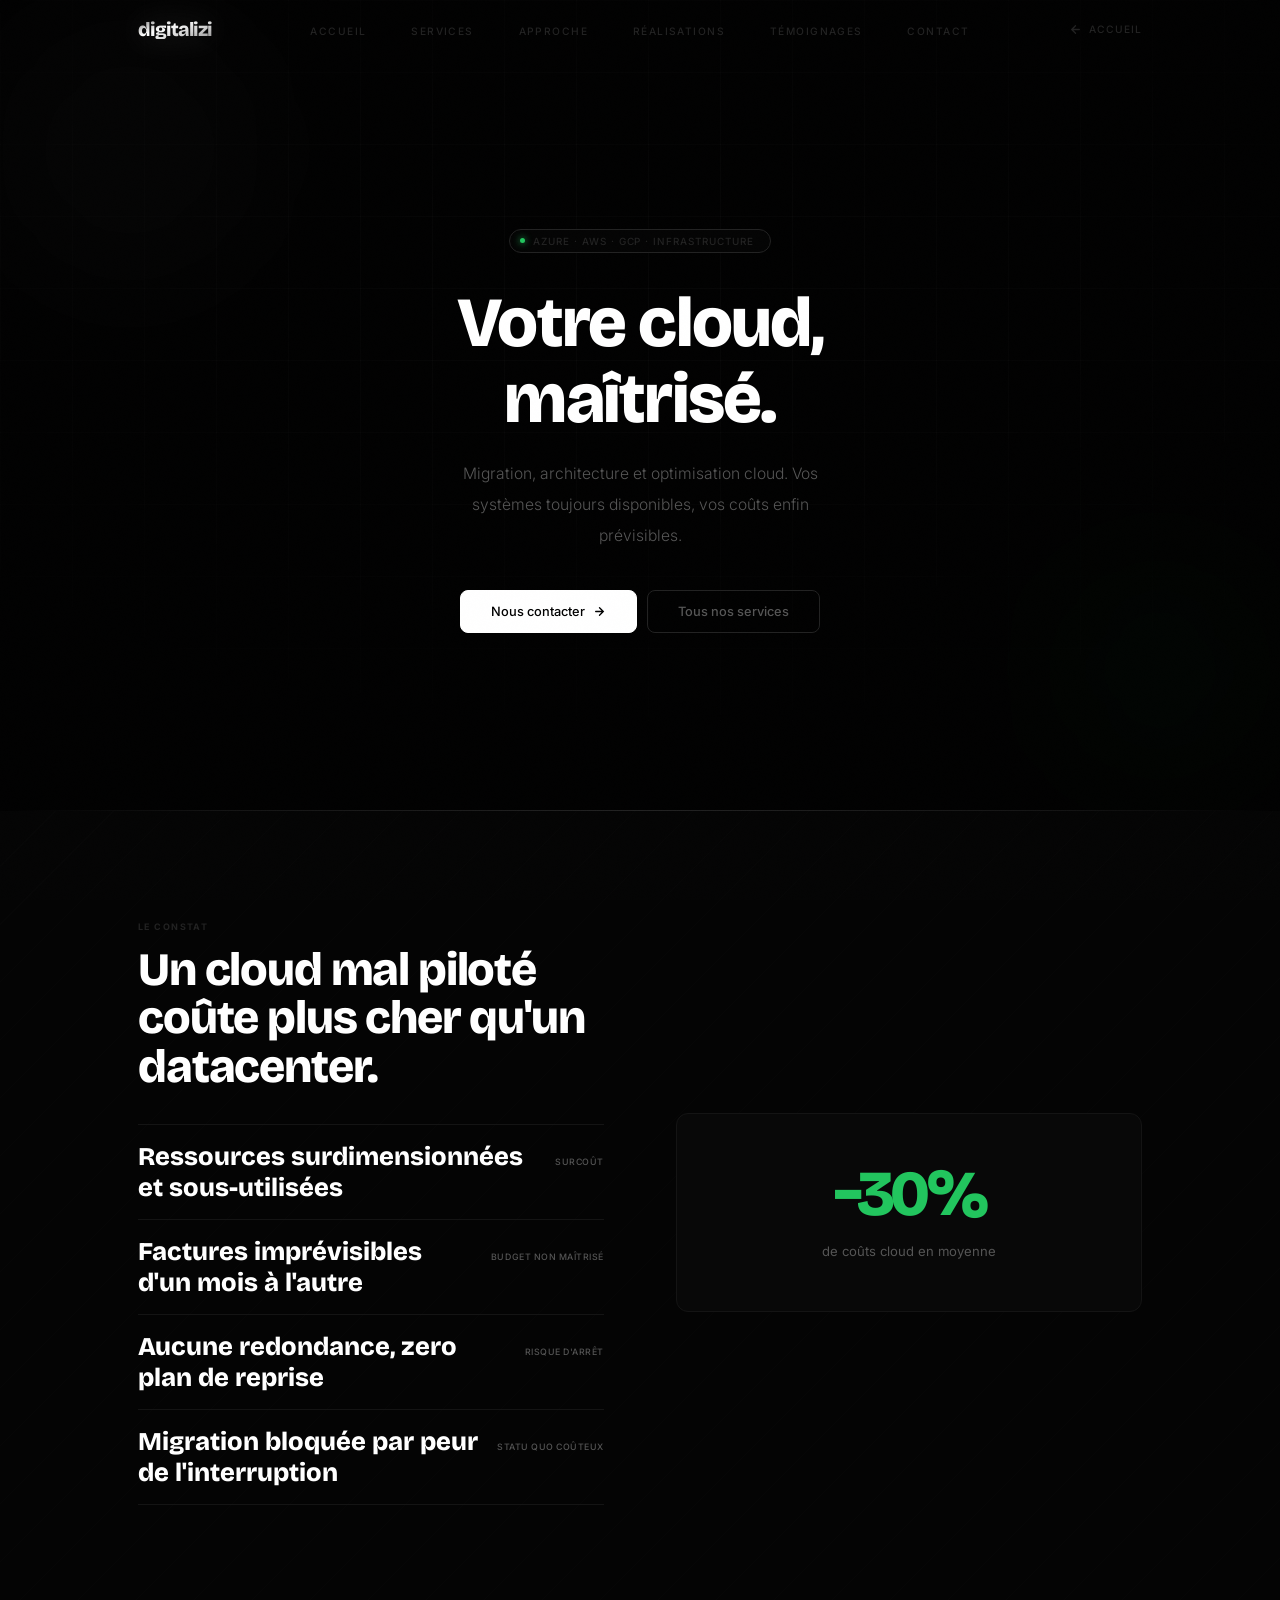
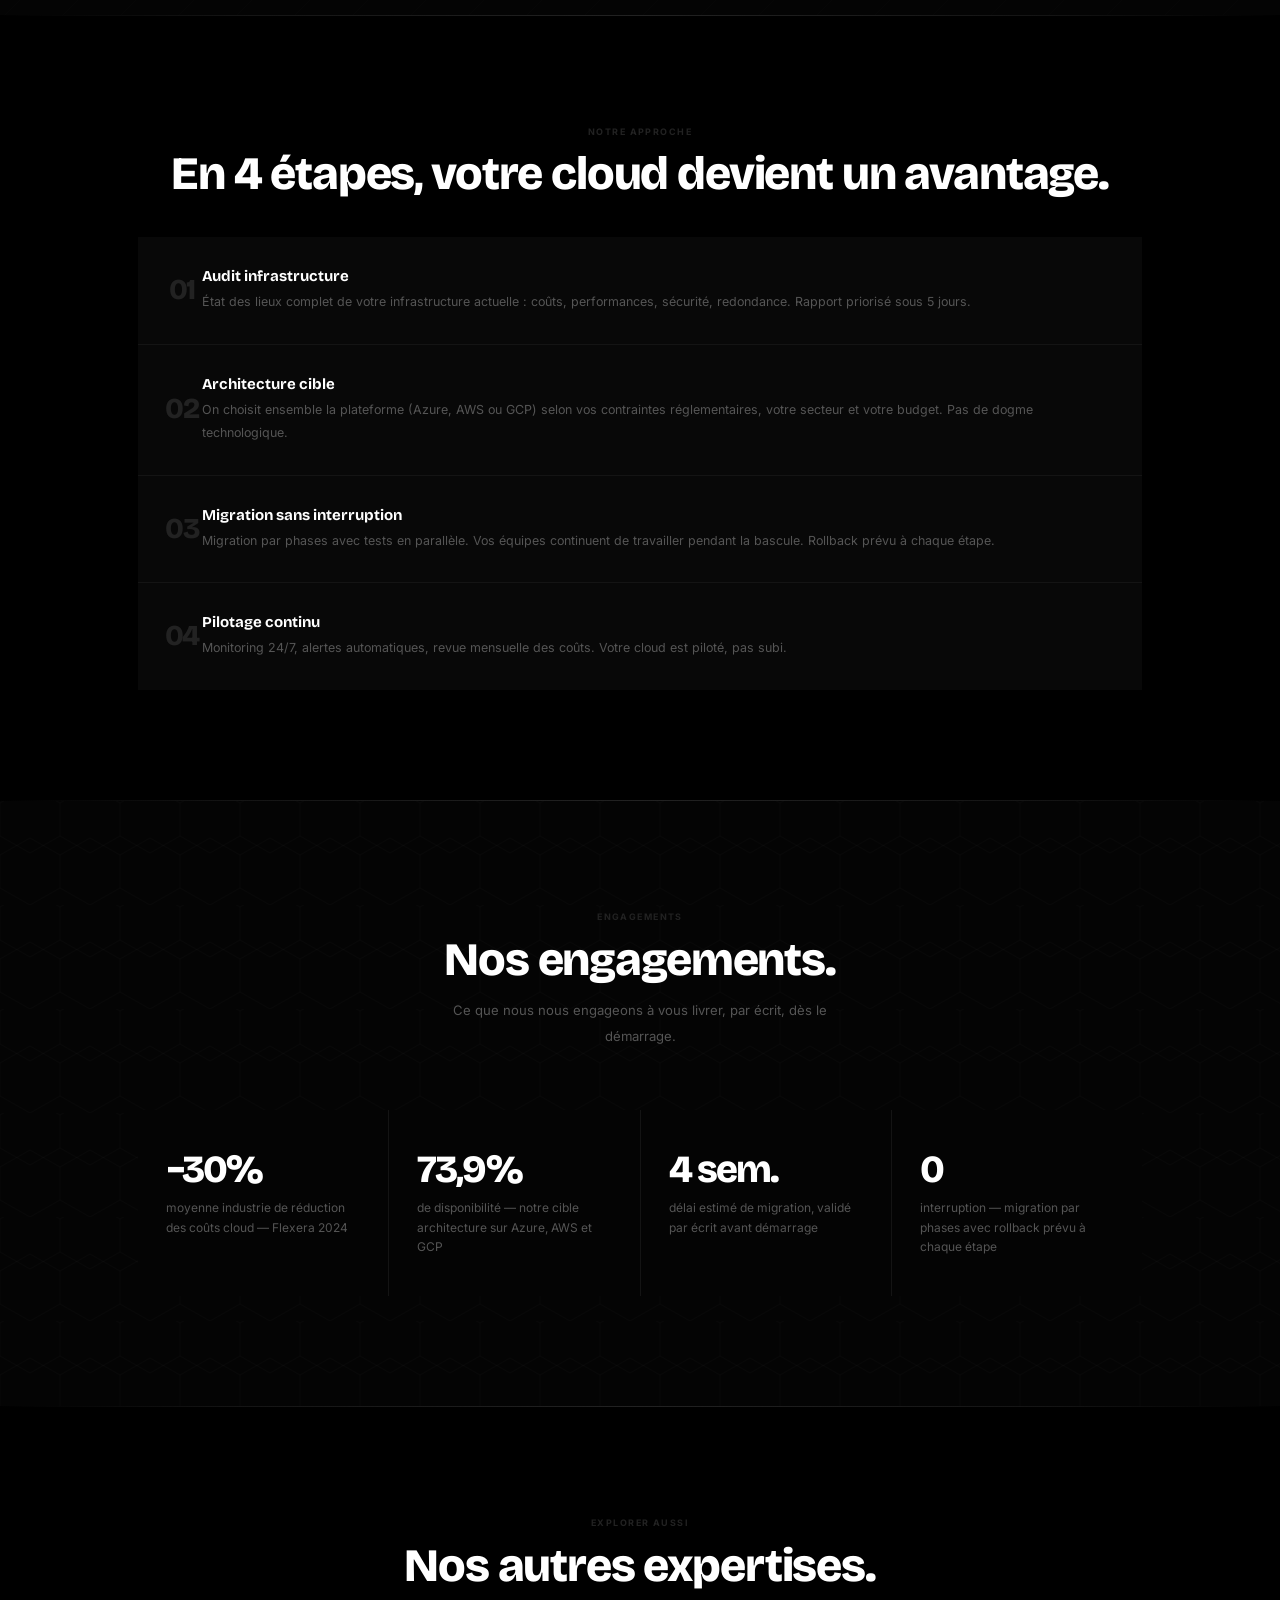
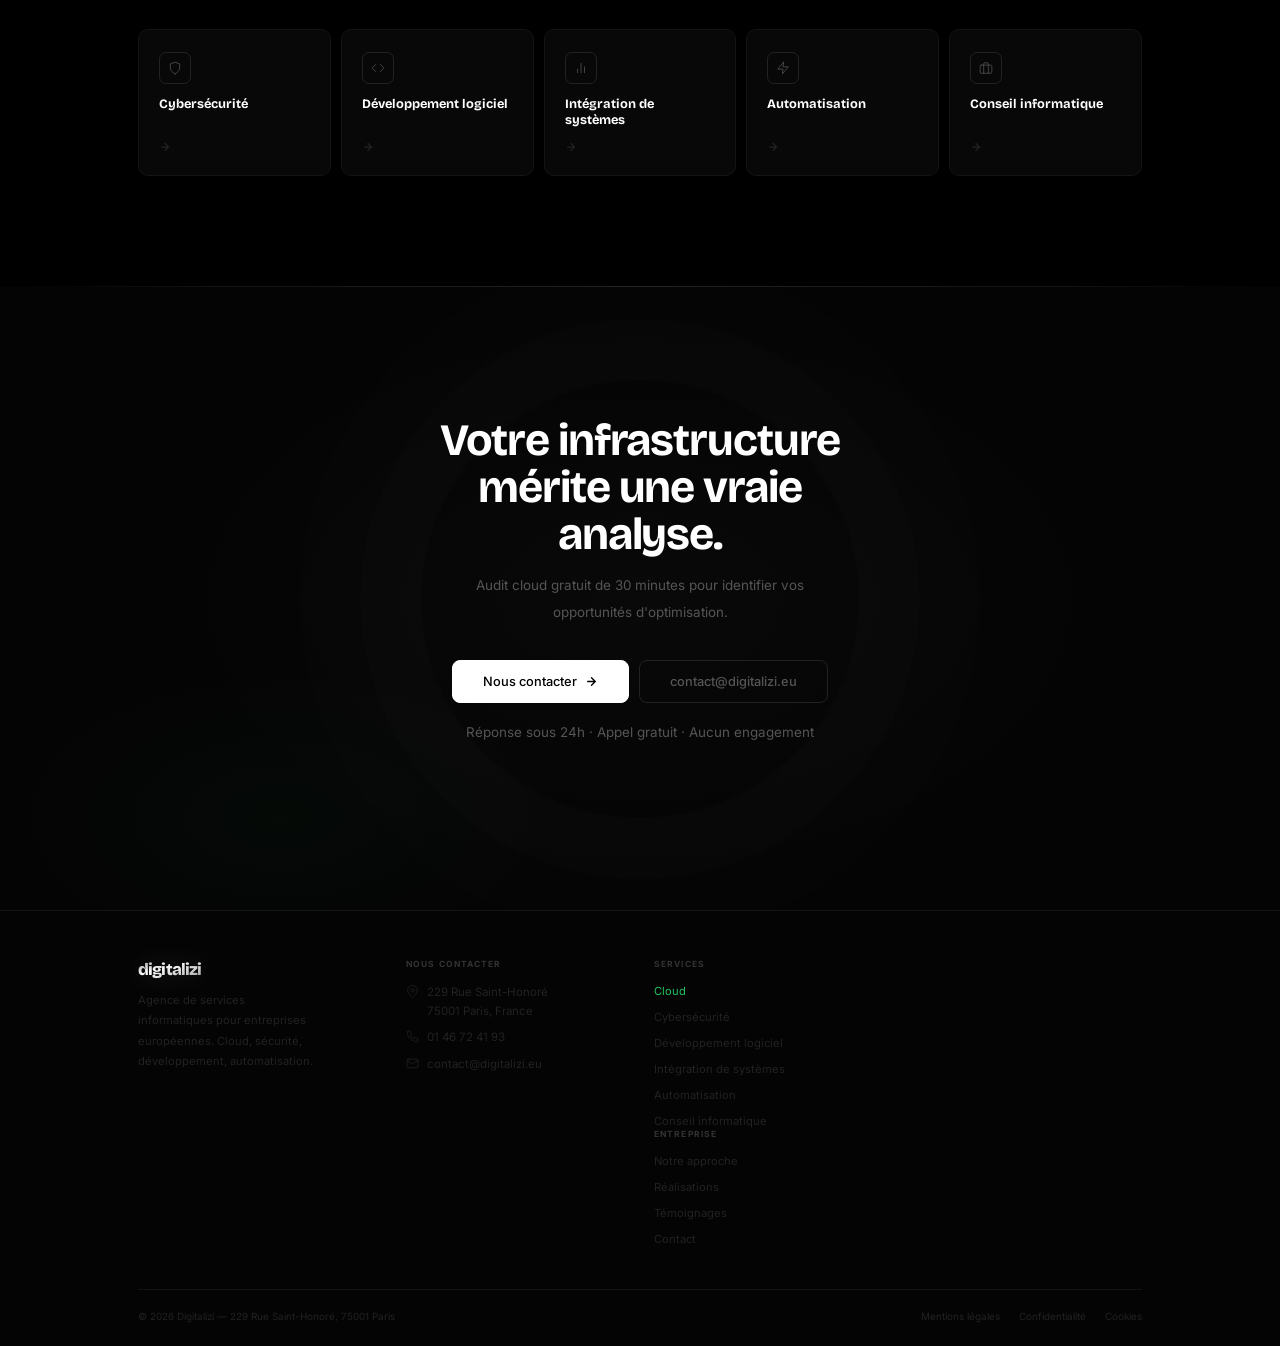
<file: cloud.html>
<!DOCTYPE html>
<html lang="fr">
<head>
<meta charset="UTF-8"/>
<meta name="viewport" content="width=device-width,initial-scale=1.0"/>
<meta name="description" content="Migration Azure, AWS, GCP pour PME européennes. Réduction des coûts, zéro interruption."/>
<title>Cloud — Digitalizi</title>
<link rel="preconnect" href="https://fonts.googleapis.com">
<link href="https://fonts.googleapis.com/css2?family=Inter:ital,wght@0,300;0,400;0,500;0,600;1,300&family=Bricolage+Grotesque:wght@700;800&display=swap" rel="stylesheet">
<style>
*,*::before,*::after{box-sizing:border-box;margin:0;padding:0}
:root{
  --n:#000;--n2:#040404;--n3:#080808;
  --l1:#141414;--l2:#222;--l3:#333;
  --w:#fff;--w2:#e8e8e8;--t:#555;--t2:#222;
  --v:#22c55e;
  --fh:"Bricolage Grotesque",sans-serif;
  --fb:"Inter",sans-serif;
  --ease:cubic-bezier(.16,1,.3,1);
  --e2:cubic-bezier(.4,0,.2,1);
  --max:1100px;
}
html{scroll-behavior:smooth}
body{background:var(--n);color:var(--t);font-family:var(--fb);overflow-x:hidden;-webkit-font-smoothing:antialiased}
h1,h2,h3{font-family:var(--fh);color:var(--w);letter-spacing:-.025em;line-height:1.05}
a{text-decoration:none;color:inherit}
.wrap{max-width:var(--max);margin:0 auto;padding:0 48px}

body::after{content:'';position:fixed;inset:0;z-index:9000;pointer-events:none;opacity:.018;
  background:url("data:image/svg+xml,%3Csvg viewBox='0 0 200 200' xmlns='http://www.w3.org/2000/svg'%3E%3Cfilter id='n'%3E%3CfeTurbulence type='fractalNoise' baseFrequency='0.8' numOctaves='4' stitchTiles='stitch'/%3E%3C/filter%3E%3Crect width='100%25' height='100%25' filter='url(%23n)'/%3E%3C/svg%3E") 0 0/160px}

.rv{opacity:0;transform:translateY(24px);transition:opacity .65s var(--ease),transform .65s var(--ease)}
.rv.on{opacity:1;transform:none}
.rv-l{opacity:0;transform:translateX(-24px);transition:opacity .65s var(--ease),transform .65s var(--ease)}
.rv-l.on{opacity:1;transform:none}

/* ── NAV ── */
.nav{position:fixed;top:0;left:0;right:0;z-index:400;height:60px;display:flex;align-items:center;
  background:transparent;border-bottom:1px solid transparent;
  transition:background .4s var(--e2),backdrop-filter .4s,border-color .4s,height .3s var(--e2)}
.nav.s{background:rgba(0,0,0,.9);backdrop-filter:blur(20px);-webkit-backdrop-filter:blur(20px);border-color:var(--l1);height:52px}
.nav-inner{max-width:var(--max);margin:0 auto;padding:0 48px;width:100%;display:flex;align-items:center;justify-content:space-between}
.nav-logo{display:flex;align-items:center;font-family:var(--fh);font-size:1.22rem;font-weight:800;
  letter-spacing:-.05em;line-height:1;text-transform:lowercase;user-select:none;
  background:linear-gradient(160deg,rgba(255,255,255,.52) 0%,#fff 38%,rgba(255,255,255,.82) 68%,rgba(255,255,255,.58) 100%);
  -webkit-background-clip:text;-webkit-text-fill-color:transparent;background-clip:text;
  filter:drop-shadow(0 0 16px rgba(255,255,255,.18));
  transition:font-size .3s var(--ease),filter .3s var(--ease),transform .25s var(--ease),opacity .25s var(--ease)}
.nav.s .nav-logo{font-size:1.06rem;filter:drop-shadow(0 0 9px rgba(255,255,255,.10))}
.nav-logo:hover{opacity:.65;transform:scale(.97)}
.nav-links{position:absolute;left:50%;transform:translateX(-50%);display:flex;align-items:center;gap:2.8rem;list-style:none}
.nav-links a{font-size:.64rem;font-weight:500;letter-spacing:.14em;text-transform:uppercase;color:var(--t2);position:relative;transition:color .2s}
.nav-links a::after{content:'';position:absolute;bottom:-3px;left:0;width:0;height:1px;background:var(--w);transition:width .22s var(--e2)}
.nav-links a:hover,.nav-links a.on{color:var(--w)}
.nav-links a:hover::after,.nav-links a.on::after{width:100%}

/* Dropdown */
.nav-drop{position:relative}
.nav-drop-menu{position:absolute;top:calc(100% + 18px);left:50%;transform:translateX(-50%);
  background:rgba(4,4,4,.97);backdrop-filter:blur(20px);border:1px solid var(--l1);border-radius:10px;
  padding:8px;min-width:220px;z-index:500;
  visibility:hidden;opacity:0;transform:translateX(-50%) translateY(-6px);
  transition:opacity .22s var(--ease),transform .22s var(--ease),visibility .22s}
.nav-drop-menu.open{visibility:visible;opacity:1;transform:translateX(-50%) translateY(0)}
.nav-drop-menu a{display:flex;align-items:center;gap:8px;padding:8px 12px;font-size:.72rem;color:var(--t);
  border-radius:6px;transition:background .15s,color .15s;white-space:nowrap;text-transform:none;letter-spacing:.01em}
.nav-drop-menu a:hover{background:rgba(255,255,255,.06);color:var(--w)}
.nav-drop-menu a.actif{color:var(--v)}
.drop-dot{width:4px;height:4px;border-radius:50%;background:currentColor;flex-shrink:0}

/* Retour */
.nav-retour{display:flex;align-items:center;gap:7px;font-size:.64rem;font-weight:500;
  letter-spacing:.1em;text-transform:uppercase;color:var(--t2);transition:color .2s}
.nav-retour:hover{color:var(--w)}
.nav-retour svg{transition:transform .2s var(--ease)}
.nav-retour:hover svg{transform:translateX(-3px)}

/* Burger */
.burger{display:none;flex-direction:column;gap:5px;background:none;border:none;cursor:pointer;padding:4px}
.burger span{display:block;width:18px;height:1.5px;background:var(--t);border-radius:2px;
  transition:transform .3s var(--ease),opacity .3s,background .2s}
.burger.o span:nth-child(1){transform:translateY(6.5px) rotate(45deg);background:var(--w)}
.burger.o span:nth-child(2){opacity:0;transform:scaleX(0)}
.burger.o span:nth-child(3){transform:translateY(-6.5px) rotate(-45deg);background:var(--w)}
.mob{position:fixed;top:0;left:0;right:0;bottom:0;background:rgba(0,0,0,.97);backdrop-filter:blur(24px);
  padding:90px 40px 40px;flex-direction:column;gap:0;z-index:390;
  visibility:hidden;opacity:0;pointer-events:none;
  transition:opacity .32s var(--ease),visibility .32s var(--ease);display:flex}
.mob.o{visibility:visible;opacity:1;pointer-events:auto}
.mob a{font-size:1.5rem;font-weight:700;font-family:var(--fh);color:rgba(255,255,255,.3);
  padding:14px 0;border-bottom:1px solid var(--l1);
  transition:color .18s,padding-left .18s var(--ease),transform .3s var(--ease);transform:translateX(-12px)}
.mob.o a{color:rgba(255,255,255,.7);transform:translateX(0)}
.mob.o a:nth-child(1){transition-delay:.05s}
.mob.o a:nth-child(2){transition-delay:.10s}
.mob.o a:nth-child(3){transition-delay:.15s}
.mob.o a:nth-child(4){transition-delay:.20s}
.mob a:hover{color:var(--w);padding-left:8px}

/* ── BOUTONS ── */
.btn{display:inline-flex;align-items:center;gap:8px;padding:13px 30px;border-radius:8px;
  border:1px solid transparent;font-family:var(--fb);font-size:.8rem;font-weight:500;cursor:pointer;
  position:relative;overflow:hidden;
  transition:background .22s var(--e2),color .22s,border-color .22s,transform .22s var(--ease),box-shadow .22s}
.btn::before{content:'';position:absolute;top:0;left:-100%;width:60%;height:100%;
  background:linear-gradient(90deg,transparent,rgba(255,255,255,.07),transparent);
  transition:left .44s var(--e2);pointer-events:none}
.btn:hover::before{left:150%}
.btn svg{transition:transform .2s var(--e2);flex-shrink:0}
.btn:hover svg{transform:translateX(3px)}
.btn:active{transform:scale(.97)}
.bw{background:var(--w);color:#000;border-color:var(--w)}
.bw:hover{background:var(--w2);transform:translateY(-2px);box-shadow:0 6px 24px rgba(255,255,255,.1)}
.bo{background:transparent;color:var(--t);border-color:var(--l2)}
.bo:hover{border-color:var(--l3);color:var(--w);transform:translateY(-2px)}

/* Sep */
.sep{height:1px;background:linear-gradient(90deg,transparent,var(--l1) 18%,var(--l2) 50%,var(--l1) 82%,transparent);
  transform-origin:left;transform:scaleX(0);opacity:0;transition:transform .8s var(--ease),opacity .4s}
.sep.on{transform:scaleX(1);opacity:1}

section{padding:110px 0}
.stag{display:block;font-size:.56rem;font-weight:700;letter-spacing:.16em;text-transform:uppercase;color:var(--t2);margin-bottom:.85rem;text-align:center}
.stitre{font-size:clamp(1.9rem,3.8vw,2.9rem);font-weight:800;text-align:center;margin-bottom:.85rem}
.ssous{text-align:center;color:var(--t);max-width:440px;margin:0 auto 3.8rem;font-size:.82rem;line-height:1.95}

@media(max-width:640px){
  .wrap{padding:0 22px}
  .nav-inner{padding:0 22px}
  .nav-links,.nav-retour{display:none}
  .burger{display:flex}
  section{padding:80px 0}
}
@media(prefers-reduced-motion:reduce){
  *,*::before,*::after{transition-duration:.01ms!important;animation-duration:.01ms!important}
  .sep{transform:scaleX(1);opacity:1}
  .rv,.rv-l{opacity:1;transform:none}
}

/* ── HERO ── */
.hero{position:relative;min-height:90vh;display:flex;flex-direction:column;align-items:center;justify-content:center;text-align:center;padding:140px 48px 90px;overflow:hidden}
.hg{position:absolute;inset:0;z-index:0;pointer-events:none;
  background-image:linear-gradient(rgba(255,255,255,.022) 1px,transparent 1px),linear-gradient(90deg,rgba(255,255,255,.022) 1px,transparent 1px);
  background-size:72px 72px;
  -webkit-mask-image:radial-gradient(ellipse 88% 70% at 50% 36%,black 0%,transparent 100%);
  mask-image:radial-gradient(ellipse 88% 70% at 50% 36%,black 0%,transparent 100%)}
.orb{position:absolute;border-radius:50%;pointer-events:none;z-index:0;filter:blur(88px)}
.o1{width:420px;height:420px;top:-60px;left:-80px;background:radial-gradient(circle,rgba(255,255,255,.034) 0%,transparent 70%);animation:of1 22s ease-in-out infinite}
.o2{width:360px;height:360px;bottom:-40px;right:-60px;background:radial-gradient(circle,rgba(34,197,94,.048) 0%,transparent 70%);animation:of2 26s ease-in-out infinite}
@keyframes of1{0%,100%{transform:translate(0,0)}35%{transform:translate(52px,38px)}70%{transform:translate(-22px,56px)}}
@keyframes of2{0%,100%{transform:translate(0,0)}40%{transform:translate(-44px,-36px)}75%{transform:translate(28px,-52px)}}
.hbody{position:relative;z-index:1;max-width:760px}
.badge{display:inline-flex;align-items:center;gap:8px;border:1px solid var(--l2);border-radius:100px;
  padding:5px 16px 5px 10px;margin-bottom:2rem;font-size:.62rem;font-weight:500;color:var(--t2);
  letter-spacing:.1em;text-transform:uppercase;background:rgba(255,255,255,.014);backdrop-filter:blur(4px);
  opacity:0;animation:fu .6s var(--ease) .1s forwards}
.bdot{width:5px;height:5px;border-radius:50%;background:var(--v);box-shadow:0 0 7px var(--v);flex-shrink:0;animation:gp 2.2s ease-in-out infinite}
@keyframes gp{0%,100%{opacity:1}50%{opacity:.28}}
.h1{font-size:clamp(2.6rem,5.5vw,5.2rem);font-weight:800;line-height:.95;margin-bottom:1.4rem}
.hl{display:block;overflow:hidden;line-height:1.08}
.hl span{display:block;opacity:0;transform:translateY(105%);animation:slideUp .8s var(--ease) both}
.hl:nth-child(1) span{animation-delay:.2s}
.hl:nth-child(2) span{animation-delay:.35s}
.hl:nth-child(3) span{animation-delay:.5s}
@keyframes slideUp{to{opacity:1;transform:translateY(0)}}
.hsub{font-size:clamp(.88rem,1.5vw,.98rem);color:var(--t);font-weight:300;max-width:420px;margin:0 auto 2.4rem;line-height:1.95;opacity:0;animation:fu .7s var(--ease) .75s forwards}
.hbtns{display:flex;gap:10px;justify-content:center;flex-wrap:wrap;opacity:0;animation:fu .7s var(--ease) .9s forwards}
@keyframes fu{from{opacity:0;transform:translateY(12px)}to{opacity:1;transform:none}}

/* ── PROBLÈME ── */
.prob-sec{background:var(--n2);position:relative;overflow:hidden}
.prob-sec::before{content:'';position:absolute;inset:0;pointer-events:none;background:repeating-linear-gradient(-45deg,transparent,transparent 40px,rgba(255,255,255,.009) 40px,rgba(255,255,255,.009) 41px)}
.prob-sec .wrap{position:relative;z-index:1;display:grid;grid-template-columns:1fr 1fr;gap:72px;align-items:center}
.prob-left .stitre{text-align:left}
.prob-left .stag{text-align:left}
.pl{display:flex;align-items:baseline;justify-content:space-between;font-family:var(--fh);font-size:clamp(1.1rem,2vw,1.6rem);font-weight:800;color:var(--w);padding:16px 0;border-bottom:1px solid var(--l1)}
.pl:first-child{border-top:1px solid var(--l1)}
.pp{font-family:var(--fb);font-size:.55rem;font-weight:500;color:var(--t);letter-spacing:.06em;text-transform:uppercase;flex-shrink:0;margin-left:12px;white-space:nowrap}
.prob-stat{display:flex;flex-direction:column;align-items:center;justify-content:center;text-align:center;gap:14px;padding:48px 32px;border:1px solid var(--l1);border-radius:12px;background:var(--n3)}
.prob-stat-n{font-family:var(--fh);font-size:4rem;font-weight:800;color:var(--v);letter-spacing:-.05em;line-height:1}
.prob-stat-l{font-size:.82rem;color:var(--t);line-height:1.75;max-width:200px}

/* ── APPROCHE ── */
.ap-list{display:flex;flex-direction:column;gap:1px;background:var(--l1)}
.ap-item{background:var(--n3);display:grid;grid-template-columns:64px 1fr;position:relative;overflow:hidden;transition:background .2s}
.ap-item::after{content:'';position:absolute;bottom:0;left:0;right:0;height:1px;background:linear-gradient(90deg,var(--v),rgba(34,197,94,.18),transparent);transform:scaleX(0);transform-origin:left;transition:transform .4s var(--ease)}
.ap-item:hover{background:var(--n2)}
.ap-item:hover::after{transform:scaleX(1)}
.ap-n{font-family:var(--fh);font-size:1.8rem;font-weight:800;color:var(--l2);letter-spacing:-.05em;line-height:1;display:flex;align-items:center;justify-content:center;padding:30px 0 30px 24px;transition:color .25s}
.ap-item:hover .ap-n{color:var(--l3)}
.ap-body{padding:30px 32px 30px 0}
.ap-titre{font-size:.94rem;font-weight:700;color:var(--w);font-family:var(--fh);margin-bottom:6px}
.ap-desc{font-size:.78rem;color:var(--t);line-height:1.82}

/* ── RÉSULTATS ── */
.res-sec{background:var(--n2);position:relative;overflow:hidden}
.res-sec::before{content:'';position:absolute;inset:0;pointer-events:none;background:url("data:image/svg+xml,%3Csvg xmlns='http://www.w3.org/2000/svg' width='60' height='104'%3E%3Cpath d='M30 52L0 35V2l30-17 30 17v33z' fill='none' stroke='rgba(255,255,255,.016)' stroke-width='1'/%3E%3Cpath d='M30 104L0 87V54l30-17 30 17v33z' fill='none' stroke='rgba(255,255,255,.016)' stroke-width='1'/%3E%3C/svg%3E") 0 0/60px 104px}
.res-sec .wrap{position:relative;z-index:1}
.res-grid{display:grid;grid-template-columns:repeat(4,1fr);gap:1px;background:var(--l1)}
.res-item{background:var(--n2);padding:40px 28px;display:flex;flex-direction:column;gap:10px;position:relative;overflow:hidden;transition:background .2s}
.res-item::after{content:'';position:absolute;bottom:0;left:0;right:0;height:2px;background:linear-gradient(90deg,var(--v),rgba(34,197,94,.3),transparent);transform:scaleX(0);transform-origin:left;transition:transform .4s var(--ease)}
.res-item:hover{background:var(--n3)}
.res-item:hover::after{transform:scaleX(1)}
.res-val{font-family:var(--fh);font-size:2.4rem;font-weight:800;color:var(--w);letter-spacing:-.05em;line-height:1}
.res-label{font-size:.75rem;color:var(--t);line-height:1.6;white-space:pre-line}

/* ── AUTRES SERVICES ── */
.autres-sec{background:var(--n)}
.autres-grid{display:grid;grid-template-columns:repeat(5,1fr);gap:10px;margin-top:2.4rem}
.autre-card{display:flex;flex-direction:column;align-items:flex-start;gap:12px;padding:22px 20px;
  border:1px solid var(--l1);border-radius:10px;background:var(--n3);
  transition:border-color .22s,background .22s,transform .25s var(--ease)}
.autre-card:hover{border-color:var(--l2);background:var(--n2);transform:translateY(-4px)}
.autre-ico{width:32px;height:32px;border:1px solid var(--l2);border-radius:7px;display:flex;align-items:center;justify-content:center;transition:border-color .2s}
.autre-ico svg{width:14px;height:14px;stroke:var(--t);fill:none;stroke-width:1.35;stroke-linecap:round;stroke-linejoin:round;transition:stroke .2s}
.autre-card:hover .autre-ico{border-color:var(--l3)}
.autre-card:hover .autre-ico svg{stroke:var(--w2)}
.autre-nom{font-size:.8rem;font-weight:700;color:var(--w);font-family:var(--fh);flex:1;line-height:1.3}
.autre-arrow{stroke:var(--t2);fill:none;margin-top:auto;transition:transform .2s var(--ease),stroke .2s}
.autre-card:hover .autre-arrow{transform:translateX(3px);stroke:var(--v)}

/* ── CTA FINAL ── */
.cta-sec{position:relative;overflow:hidden;padding:130px 0;text-align:center;
  background:radial-gradient(ellipse 58% 72% at 50% 50%,rgba(255,255,255,.018) 0%,transparent 65%),
             radial-gradient(ellipse 36% 40% at 22% 85%,rgba(34,197,94,.028) 0%,transparent 60%),
             var(--n2)}
.cta-sec::before{content:'';position:absolute;top:50%;left:50%;transform:translate(-50%,-50%);
  width:440px;height:440px;border-radius:50%;border:1px solid rgba(255,255,255,.018);
  box-shadow:0 0 0 60px rgba(255,255,255,.007),0 0 0 120px rgba(255,255,255,.004);
  pointer-events:none;animation:ring 7s ease-in-out infinite}
@keyframes ring{0%,100%{transform:translate(-50%,-50%) scale(1);opacity:.8}50%{transform:translate(-50%,-50%) scale(1.07);opacity:.3}}
.cta-sec .wrap{position:relative;z-index:1;max-width:500px}
.cta-sec h2{font-size:clamp(1.9rem,3.5vw,2.8rem);margin-bottom:.9rem}
.cta-sec p{font-size:.84rem;color:var(--t);line-height:1.95;margin-bottom:2.2rem}
.cta-btns{display:flex;gap:10px;justify-content:center;flex-wrap:wrap}
.cta-note{font-size:.62rem;color:var(--t2);margin-top:1rem}

/* ── FOOTER ── */
.footer{background:var(--n2);border-top:1px solid var(--l1);padding:48px 0 24px}
.footer-inner{display:flex;justify-content:space-between;align-items:flex-start;flex-wrap:wrap;gap:32px;margin-bottom:32px}
.fb-logo{font-family:var(--fh);font-size:1.05rem;font-weight:800;letter-spacing:-.05em;text-transform:lowercase;
  background:linear-gradient(160deg,rgba(255,255,255,.52) 0%,#fff 38%,rgba(255,255,255,.82) 68%,rgba(255,255,255,.58) 100%);
  -webkit-background-clip:text;-webkit-text-fill-color:transparent;background-clip:text;
  filter:drop-shadow(0 0 12px rgba(255,255,255,.14));display:inline-block;margin-bottom:10px}
.fb p{font-size:.7rem;color:var(--t2);line-height:1.8;max-width:180px}
.flinks{display:flex;gap:48px;flex-wrap:wrap}
.fh{font-size:.53rem;font-weight:700;letter-spacing:.13em;text-transform:uppercase;color:var(--l3);margin-bottom:10px}
.fcol ul{list-style:none;display:flex;flex-direction:column;gap:6px}
.fcol a{font-size:.7rem;color:var(--t2);display:inline-block;transition:color .18s,transform .18s var(--ease)}
.fcol a:hover{color:var(--t);transform:translateX(3px)}
.fcol a.actif{color:var(--v)}
.fbot{display:flex;justify-content:space-between;align-items:center;flex-wrap:wrap;gap:10px;padding-top:20px;border-top:1px solid var(--l1)}
.fbot-copy{font-size:.62rem;color:var(--t2)}
.fbot-links{display:flex;gap:1.2rem}
.fbot-links a{font-size:.62rem;color:var(--t2);transition:color .18s}
.fbot-links a:hover{color:var(--t)}

@media(max-width:900px){
  .prob-sec .wrap{grid-template-columns:1fr;gap:44px}
  .res-grid{grid-template-columns:repeat(2,1fr)}
  .autres-grid{grid-template-columns:repeat(3,1fr)}
}
@media(max-width:640px){
  .hero{padding:120px 22px 80px;min-height:auto}
  .autres-grid{grid-template-columns:repeat(2,1fr)}
  .res-grid{grid-template-columns:1fr 1fr}
  .fbot{flex-direction:column;text-align:center}
}

.mob-sep{font-size:.52rem;font-weight:700;letter-spacing:.14em;text-transform:uppercase;color:var(--l3);padding:18px 0 6px;border-bottom:1px solid var(--l1)}
.mob a[href*=".html"]:not([href="index.html"]){font-size:1rem;color:rgba(255,255,255,.45);padding:10px 0}

/* ── Footer contact ── */
.footer-contact{}
.footer-contact-titre{font-size:.53rem;font-weight:700;letter-spacing:.13em;text-transform:uppercase;color:var(--l3);margin-bottom:14px}
.footer-contact-item{display:flex;align-items:flex-start;gap:8px;font-size:.72rem;color:var(--t2);line-height:1.6;margin-bottom:8px}
.footer-contact-item svg{stroke:var(--t2);fill:none;stroke-width:1.5;stroke-linecap:round;stroke-linejoin:round;width:13px;height:13px;flex-shrink:0;margin-top:2px}
.footer-contact-item a{color:var(--t2);transition:color .18s}
.footer-contact-item a:hover{color:var(--t)}
.footer-top{display:grid;grid-template-columns:220px 200px 1fr;gap:48px;margin-bottom:42px}
@media(max-width:960px){.footer-top{grid-template-columns:1fr 1fr}}
@media(max-width:640px){.footer-top{grid-template-columns:1fr}}

</style>
</head>
<body>

<nav class="nav" id="nav">
  <div class="nav-inner">
    <a href="index.html" class="nav-logo">digitalizi</a>
    <ul class="nav-links">
      <li><a href="index.html">Accueil</a></li>
      <li class="nav-drop">
        <a href="index.html#services" id="drop-trigger">Services</a>
        <div class="nav-drop-menu" id="drop-menu">
          <a href="cloud.html" class="actif"><span class="drop-dot"></span>Cloud</a><a href="cybersecurite.html" class=""><span class="drop-dot"></span>Cybersécurité</a><a href="developpement.html" class=""><span class="drop-dot"></span>Développement logiciel</a><a href="integration.html" class=""><span class="drop-dot"></span>Intégration de systèmes</a><a href="automatisation.html" class=""><span class="drop-dot"></span>Automatisation</a><a href="conseil.html" class=""><span class="drop-dot"></span>Conseil informatique</a>
        </div>
      </li>
      <li><a href="index.html#pourquoi">Approche</a></li>
      <li><a href="index.html#realisations">Réalisations</a></li>
      <li><a href="index.html#temoignages">Témoignages</a></li>
      <li><a href="index.html#contact">Contact</a></li>
    </ul>
    <a href="index.html" class="nav-retour">
      <svg width="13" height="13" viewBox="0 0 24 24" fill="none" stroke="currentColor" stroke-width="2.5" stroke-linecap="round"><path d="M19 12H5M12 19l-7-7 7-7"/></svg>
      Accueil
    </a>
    <button class="burger" id="burger" aria-label="Menu" aria-expanded="false"><span></span><span></span><span></span></button>
  </div>
</nav>

<div class="mob" id="mob" role="navigation" aria-label="Menu mobile">
  <a href="index.html" onclick="cm()">Accueil</a>
  <div class="mob-sep">Services</div>
  <a href="cloud.html" onclick="cm()">— Cloud</a>
  <a href="cybersecurite.html" onclick="cm()">— Cybersécurité</a>
  <a href="developpement.html" onclick="cm()">— Développement logiciel</a>
  <a href="integration.html" onclick="cm()">— Intégration de systèmes</a>
  <a href="automatisation.html" onclick="cm()">— Automatisation</a>
  <a href="conseil.html" onclick="cm()">— Conseil informatique</a>
  <a href="index.html#realisations" onclick="cm()">Réalisations</a>
  <a href="index.html#temoignages" onclick="cm()">Témoignages</a>
  <a href="index.html#pourquoi" onclick="cm()">Approche</a>
  <a href="index.html#contact" onclick="cm()">Contact</a>
</div>

<!-- HERO -->
<section class="hero">
  <div class="hg"></div>
  <div class="orb o1"></div>
  <div class="orb o2"></div>
  <div class="hbody">
    <div class="badge"><span class="bdot"></span>Azure · AWS · GCP · Infrastructure</div>
    <h1 class="h1"><span class="hl"><span>Votre cloud,</span></span><span class="hl"><span>maîtrisé.</span></span></h1>
    <p class="hsub">Migration, architecture et optimisation cloud. Vos systèmes toujours disponibles, vos coûts enfin prévisibles.</p>
    <div class="hbtns">
      <a href="index.html#contact" class="btn bw">Nous contacter <svg width="13" height="13" viewBox="0 0 24 24" fill="none" stroke="currentColor" stroke-width="2.5" stroke-linecap="round"><path d="M5 12h14M12 5l7 7-7 7"/></svg></a>
      <a href="index.html#services" class="btn bo">Tous nos services</a>
    </div>
  </div>
</section>

<div class="sep"></div>

<!-- PROBLÈME -->
<section class="prob-sec">
  <div class="wrap">
    <div class="prob-left">
      <span class="stag rv">Le constat</span>
      <h2 class="stitre rv">Un cloud mal piloté coûte plus cher qu'un datacenter.</h2>
      <div class="rv" style="margin-top:2rem"><div class="pl"><span>Ressources surdimensionnées et sous-utilisées</span><span class="pp">Surcoût</span></div><div class="pl"><span>Factures imprévisibles d'un mois à l'autre</span><span class="pp">Budget non maîtrisé</span></div><div class="pl"><span>Aucune redondance, zero plan de reprise</span><span class="pp">Risque d'arrêt</span></div><div class="pl"><span>Migration bloquée par peur de l'interruption</span><span class="pp">Statu quo coûteux</span></div></div>
    </div>
    <div class="prob-stat rv">
      <div class="prob-stat-n val-anim">−30%</div>
      <p class="prob-stat-l">de coûts cloud en moyenne</p>
    </div>
  </div>
</section>

<div class="sep"></div>

<!-- APPROCHE -->
<section style="background:var(--n);padding:110px 0">
  <div class="wrap">
    <span class="stag rv">Notre approche</span>
    <h2 class="stitre rv" style="margin-bottom:2.4rem">En 4 étapes, votre cloud devient un avantage.</h2>
    <div class="ap-list">
      <div class="ap-item rv">
          <div class="ap-n">01</div>
          <div class="ap-body">
            <div class="ap-titre">Audit infrastructure</div>
            <p class="ap-desc">État des lieux complet de votre infrastructure actuelle : coûts, performances, sécurité, redondance. Rapport priorisé sous 5 jours.</p>
          </div>
        </div><div class="ap-item rv">
          <div class="ap-n">02</div>
          <div class="ap-body">
            <div class="ap-titre">Architecture cible</div>
            <p class="ap-desc">On choisit ensemble la plateforme (Azure, AWS ou GCP) selon vos contraintes réglementaires, votre secteur et votre budget. Pas de dogme technologique.</p>
          </div>
        </div><div class="ap-item rv">
          <div class="ap-n">03</div>
          <div class="ap-body">
            <div class="ap-titre">Migration sans interruption</div>
            <p class="ap-desc">Migration par phases avec tests en parallèle. Vos équipes continuent de travailler pendant la bascule. Rollback prévu à chaque étape.</p>
          </div>
        </div><div class="ap-item rv">
          <div class="ap-n">04</div>
          <div class="ap-body">
            <div class="ap-titre">Pilotage continu</div>
            <p class="ap-desc">Monitoring 24/7, alertes automatiques, revue mensuelle des coûts. Votre cloud est piloté, pas subi.</p>
          </div>
        </div>
    </div>
  </div>
</section>

<div class="sep"></div>

<!-- RÉSULTATS -->
<section class="res-sec">
  <div class="wrap">
    <span class="stag rv">Engagements</span>
    <h2 class="stitre rv">Nos engagements.</h2>
    <p class="ssous rv">Ce que nous nous engageons à vous livrer, par écrit, dès le démarrage.</p>
    <div class="res-grid">
      <div class="res-item rv"><div class="res-val val-anim">−30%</div><div class="res-label">moyenne industrie de réduction des coûts cloud — Flexera 2024</div></div><div class="res-item rv"><div class="res-val val-anim">99,9%</div><div class="res-label">de disponibilité — notre cible architecture sur Azure, AWS et GCP</div></div><div class="res-item rv"><div class="res-val val-anim">6 sem.</div><div class="res-label">délai estimé de migration, validé par écrit avant démarrage</div></div><div class="res-item rv"><div class="res-val val-anim">0</div><div class="res-label">interruption — migration par phases avec rollback prévu à chaque étape</div></div>
    </div>
  </div>
</section>

<div class="sep"></div>

<!-- AUTRES SERVICES -->
<section class="autres-sec">
  <div class="wrap">
    <span class="stag rv">Explorer aussi</span>
    <h2 class="stitre rv">Nos autres expertises.</h2>
    <div class="autres-grid">
      <a href="cybersecurite.html" class="autre-card rv"><div class="autre-ico"><svg viewBox="0 0 24 24" fill="none" stroke="currentColor" stroke-width="1.35" stroke-linecap="round" stroke-linejoin="round"><path d="M12 22s8-4 8-10V5l-8-3-8 3v7c0 6 8 10 8 10z"/></svg></div><div class="autre-nom">Cybersécurité</div><svg class="autre-arrow" width="12" height="12" viewBox="0 0 24 24" fill="none" stroke="currentColor" stroke-width="2.5" stroke-linecap="round"><path d="M5 12h14M12 5l7 7-7 7"/></svg></a><a href="developpement.html" class="autre-card rv"><div class="autre-ico"><svg viewBox="0 0 24 24" fill="none" stroke="currentColor" stroke-width="1.35" stroke-linecap="round" stroke-linejoin="round"><polyline points="16 18 22 12 16 6"/><polyline points="8 6 2 12 8 18"/></svg></div><div class="autre-nom">Développement logiciel</div><svg class="autre-arrow" width="12" height="12" viewBox="0 0 24 24" fill="none" stroke="currentColor" stroke-width="2.5" stroke-linecap="round"><path d="M5 12h14M12 5l7 7-7 7"/></svg></a><a href="integration.html" class="autre-card rv"><div class="autre-ico"><svg viewBox="0 0 24 24" fill="none" stroke="currentColor" stroke-width="1.35" stroke-linecap="round" stroke-linejoin="round"><path d="M18 20V10"/><path d="M12 20V4"/><path d="M6 20v-6"/></svg></div><div class="autre-nom">Intégration de systèmes</div><svg class="autre-arrow" width="12" height="12" viewBox="0 0 24 24" fill="none" stroke="currentColor" stroke-width="2.5" stroke-linecap="round"><path d="M5 12h14M12 5l7 7-7 7"/></svg></a><a href="automatisation.html" class="autre-card rv"><div class="autre-ico"><svg viewBox="0 0 24 24" fill="none" stroke="currentColor" stroke-width="1.35" stroke-linecap="round" stroke-linejoin="round"><polygon points="13 2 3 14 12 14 11 22 21 10 12 10 13 2"/></svg></div><div class="autre-nom">Automatisation</div><svg class="autre-arrow" width="12" height="12" viewBox="0 0 24 24" fill="none" stroke="currentColor" stroke-width="2.5" stroke-linecap="round"><path d="M5 12h14M12 5l7 7-7 7"/></svg></a><a href="conseil.html" class="autre-card rv"><div class="autre-ico"><svg viewBox="0 0 24 24" fill="none" stroke="currentColor" stroke-width="1.35" stroke-linecap="round" stroke-linejoin="round"><rect x="2" y="7" width="20" height="14" rx="2" ry="2"/><path d="M16 21V5a2 2 0 00-2-2h-4a2 2 0 00-2 2v16"/></svg></div><div class="autre-nom">Conseil informatique</div><svg class="autre-arrow" width="12" height="12" viewBox="0 0 24 24" fill="none" stroke="currentColor" stroke-width="2.5" stroke-linecap="round"><path d="M5 12h14M12 5l7 7-7 7"/></svg></a>
    </div>
  </div>
</section>

<div class="sep"></div>

<!-- CTA -->
<section class="cta-sec">
  <div class="wrap rv">
    <h2>Votre infrastructure mérite une vraie analyse.</h2>
    <p>Audit cloud gratuit de 30 minutes pour identifier vos opportunités d'optimisation.</p>
    <div class="cta-btns">
      <a href="index.html#contact" class="btn bw">Nous contacter <svg width="13" height="13" viewBox="0 0 24 24" fill="none" stroke="currentColor" stroke-width="2.5" stroke-linecap="round"><path d="M5 12h14M12 5l7 7-7 7"/></svg></a>
      <a href="mailto:contact@digitalizi.eu" class="btn bo">contact@digitalizi.eu</a>
    </div>
    <p class="cta-note">Réponse sous 24h · Appel gratuit · Aucun engagement</p>
  </div>
</section>

<!-- FOOTER -->
<footer class="footer">
  <div class="wrap">
    <div class="footer-top">
      <div class="fb">
        <a href="index.html" class="fb-logo">digitalizi</a>
        <p>Agence de services informatiques pour entreprises européennes. Cloud, sécurité, développement, automatisation.</p>
      </div>
      <div class="footer-contact">
        <div class="footer-contact-titre">Nous contacter</div>
        <div class="footer-contact-item">
          <svg viewBox="0 0 24 24"><path d="M21 10c0 7-9 13-9 13s-9-6-9-13a9 9 0 0118 0z"/><circle cx="12" cy="10" r="3"/></svg>
          229 Rue Saint-Honoré<br>75001 Paris, France
        </div>
        <div class="footer-contact-item">
          <svg viewBox="0 0 24 24"><path d="M22 16.92v3a2 2 0 01-2.18 2 19.79 19.79 0 01-8.63-3.07 19.5 19.5 0 01-6-6 19.79 19.79 0 01-3.07-8.67A2 2 0 014.11 2h3a2 2 0 012 1.72 12.84 12.84 0 00.7 2.81 2 2 0 01-.45 2.11L8.09 9.91a16 16 0 006 6l1.27-1.27a2 2 0 012.11-.45 12.84 12.84 0 002.81.7A2 2 0 0122 16.92z"/></svg>
          <a href="tel:0146724193">01 46 72 41 93</a>
        </div>
        <div class="footer-contact-item">
          <svg viewBox="0 0 24 24"><path d="M4 4h16c1.1 0 2 .9 2 2v12c0 1.1-.9 2-2 2H4c-1.1 0-2-.9-2-2V6c0-1.1.9-2 2-2z"/><polyline points="22,6 12,13 2,6"/></svg>
          <a href="mailto:contact@digitalizi.eu">contact@digitalizi.eu</a>
        </div>
      </div>
      <div class="fcols">
        <div class="fcol">
          <div class="fh">Services</div>
          <ul><li><a href="cloud.html" class="actif">Cloud</a></li><li><a href="cybersecurite.html">Cybersécurité</a></li><li><a href="developpement.html">Développement logiciel</a></li><li><a href="integration.html">Intégration de systèmes</a></li><li><a href="automatisation.html">Automatisation</a></li><li><a href="conseil.html">Conseil informatique</a></li></ul>
        </div>
        <div class="fcol">
          <div class="fh">Entreprise</div>
          <ul>
            <li><a href="index.html#pourquoi">Notre approche</a></li>
            <li><a href="index.html#realisations">Réalisations</a></li>
            <li><a href="index.html#temoignages">Témoignages</a></li>
            <li><a href="index.html#contact">Contact</a></li>
          </ul>
        </div>
      </div>
    </div>
    <div class="fbot">
      <span class="fbot-copy">© 2026 Digitalizi — 229 Rue Saint-Honoré, 75001 Paris</span>
      <div class="fbot-links">
        <a href="mentions.html">Mentions légales</a>
        <a href="mentions.html#rgpd">Confidentialité</a>
        <a href="mentions.html#cookies">Cookies</a>
      </div>
    </div>
  </div>
</footer>

<script>

/* NAV */
const nav=document.getElementById('nav'),bg=document.getElementById('burger'),mob=document.getElementById('mob');
let mo=false;
function cm(){mo=false;mob.classList.remove('o');bg.classList.remove('o');bg.setAttribute('aria-expanded','false');document.body.style.overflow='';}
bg.addEventListener('click',()=>{mo=!mo;mob.classList.toggle('o',mo);bg.classList.toggle('o',mo);bg.setAttribute('aria-expanded',String(mo));document.body.style.overflow=mo?'hidden':'';
  document.getElementById('drop-menu')?.classList.remove('open');});
window.addEventListener('scroll',()=>nav.classList.toggle('s',window.scrollY>58),{passive:true});

/* Dropdown */
const dT=document.getElementById('drop-trigger'),dM=document.getElementById('drop-menu');
if(dT&&dM){
  let dt=null;
  function openD(){clearTimeout(dt);dM.classList.add('open')}
  function closeD(){dt=setTimeout(()=>dM.classList.remove('open'),200)}
  dT.parentElement.addEventListener('mouseenter',openD);
  dT.parentElement.addEventListener('mouseleave',closeD);
  dM.addEventListener('mouseenter',()=>clearTimeout(dt));
  dM.addEventListener('mouseleave',closeD);
  dT.addEventListener('click',e=>{e.preventDefault();dM.classList.contains('open')?closeD():openD();});
}

/* Reveal */
const obs=new IntersectionObserver(es=>{es.forEach(e=>{if(e.isIntersecting){e.target.classList.add('on');obs.unobserve(e.target);}})},{threshold:.08,rootMargin:'0px 0px -30px 0px'});
document.querySelectorAll('.rv,.rv-l').forEach(el=>obs.observe(el));

/* Sep reveal */
const so=new IntersectionObserver(es=>{es.forEach(e=>{if(e.isIntersecting){setTimeout(()=>e.target.classList.add('on'),150);so.unobserve(e.target);}})},{threshold:.05});
document.querySelectorAll('.sep').forEach(s=>so.observe(s));

/* Compteur */
const noMotion=window.matchMedia('(prefers-reduced-motion:reduce)').matches;
if(!noMotion){
  function easeOut(t){return 1-(1-t)**3}
  function counter(el,dur){
    const raw=el.dataset.orig||el.textContent.trim();
    el.dataset.orig=raw;
    const m=raw.match(/^([+\-]?)(\d+)([\s\S]*)$/);
    if(!m)return;
    const s=performance.now();
    (function f(n){const p=Math.min((n-s)/dur,1);el.textContent=m[1]+Math.round(+m[2]*easeOut(p))+m[3];if(p<1)requestAnimationFrame(f);else el.textContent=raw;})(s);
  }
  const co=new IntersectionObserver(es=>{es.forEach(e=>{if(e.isIntersecting){counter(e.target,1600);co.unobserve(e.target);}});},{threshold:.6});
  document.querySelectorAll('.val-anim').forEach(el=>co.observe(el));
}

/* Onglet */
const origTitle=document.title;let bt=null,bf=false;
document.addEventListener('visibilitychange',()=>{
  if(document.hidden){bt=setInterval(()=>{document.title=bf?'Revenez ! — Digitalizi':origTitle;bf=!bf;},1500);}
  else{clearInterval(bt);document.title=origTitle;bf=false;}
});

</script>
</body>
</html>
</file>
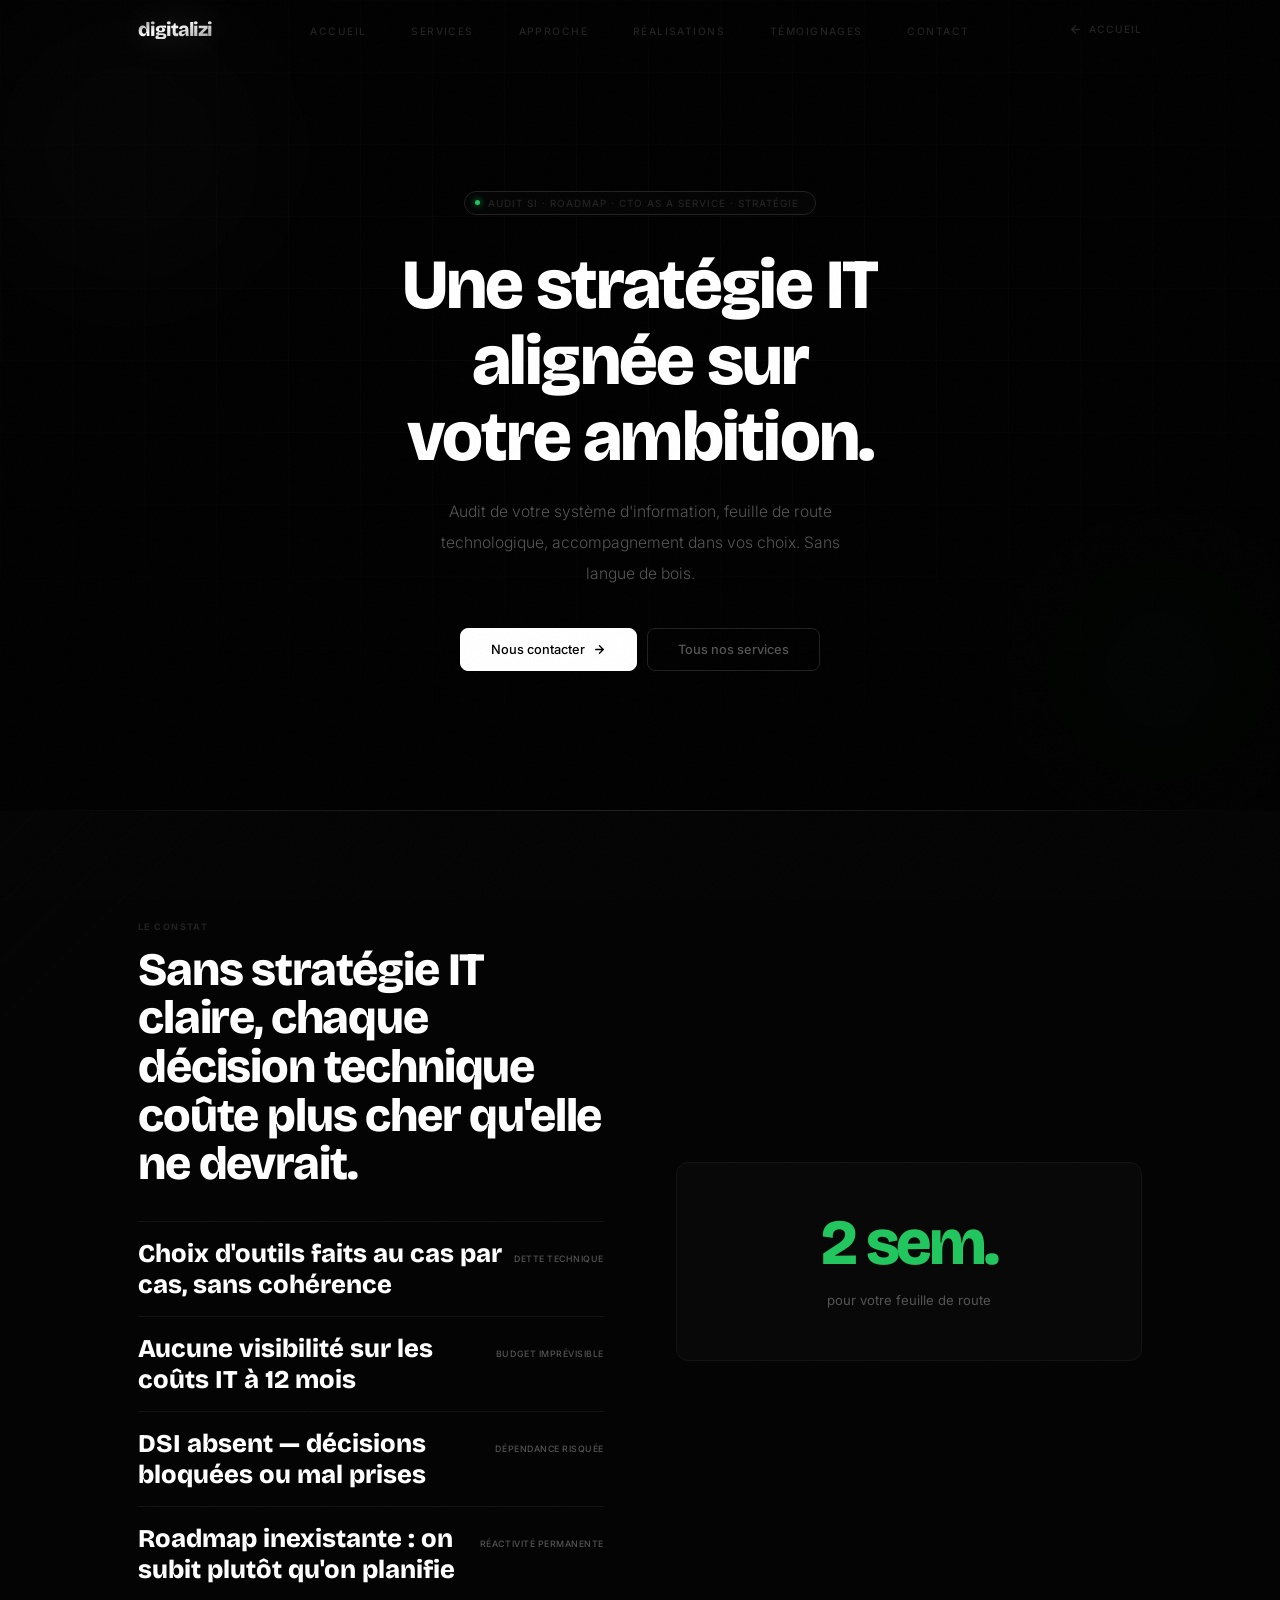
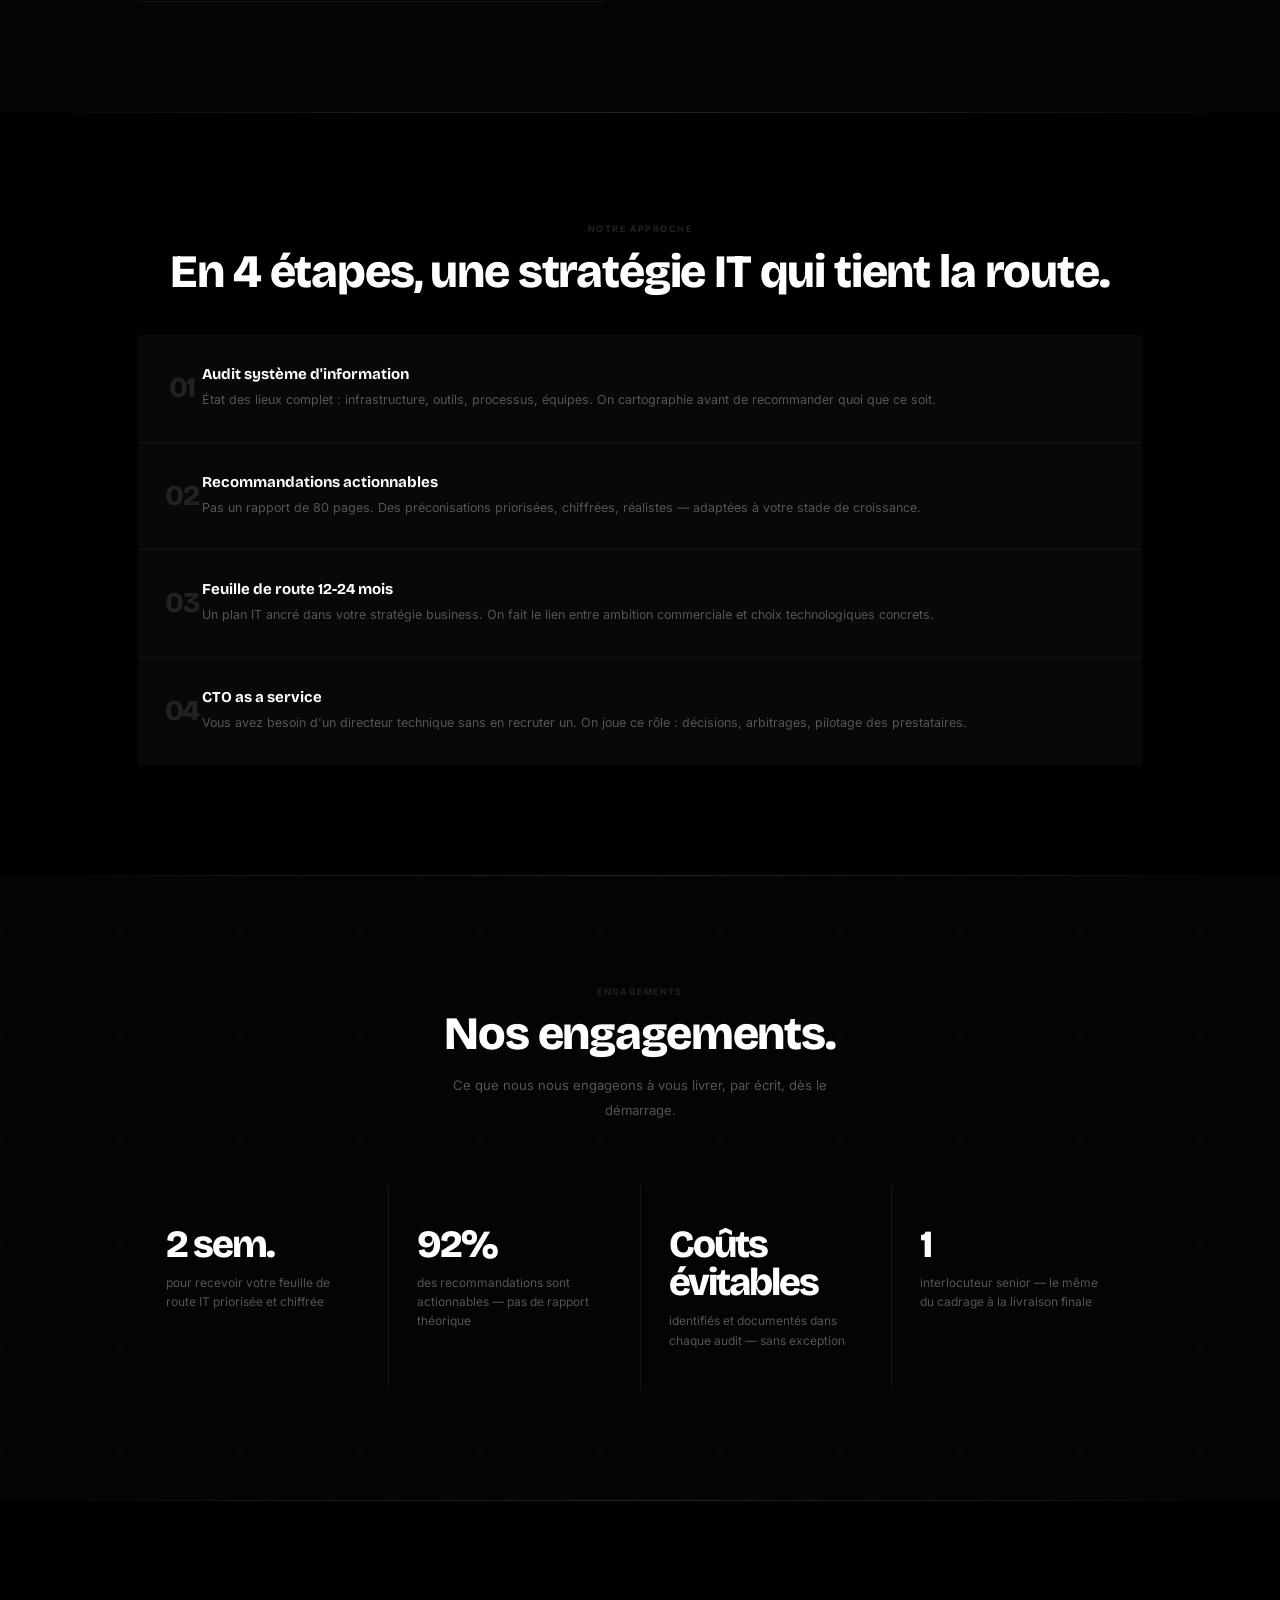
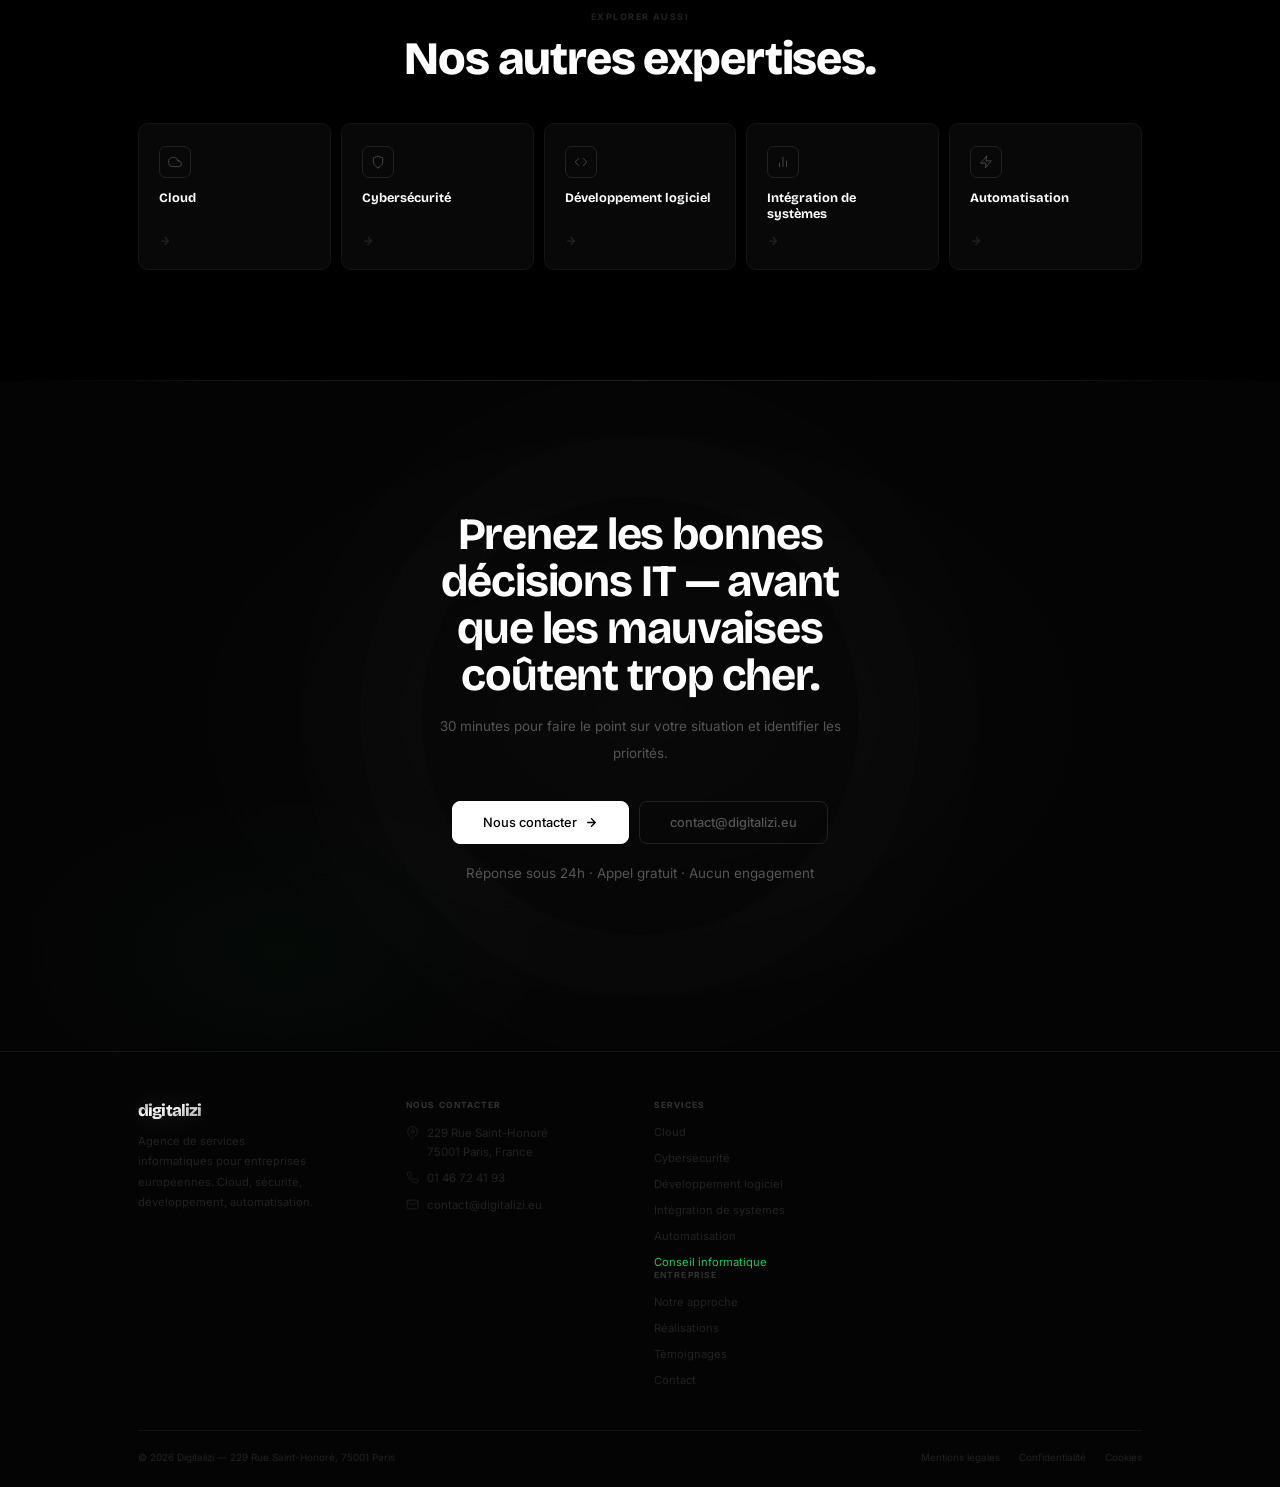
<file: conseil.html>
<!DOCTYPE html>
<html lang="fr">
<head>
<meta charset="UTF-8"/>
<meta name="viewport" content="width=device-width,initial-scale=1.0"/>
<meta name="description" content="Audit SI, roadmap IT, CTO as a service à Paris. Stratégie informatique alignée sur votre croissance."/>
<title>Conseil informatique — Digitalizi</title>
<link rel="preconnect" href="https://fonts.googleapis.com">
<link href="https://fonts.googleapis.com/css2?family=Inter:ital,wght@0,300;0,400;0,500;0,600;1,300&family=Bricolage+Grotesque:wght@700;800&display=swap" rel="stylesheet">
<style>
*,*::before,*::after{box-sizing:border-box;margin:0;padding:0}
:root{
  --n:#000;--n2:#040404;--n3:#080808;
  --l1:#141414;--l2:#222;--l3:#333;
  --w:#fff;--w2:#e8e8e8;--t:#555;--t2:#222;
  --v:#22c55e;
  --fh:"Bricolage Grotesque",sans-serif;
  --fb:"Inter",sans-serif;
  --ease:cubic-bezier(.16,1,.3,1);
  --e2:cubic-bezier(.4,0,.2,1);
  --max:1100px;
}
html{scroll-behavior:smooth}
body{background:var(--n);color:var(--t);font-family:var(--fb);overflow-x:hidden;-webkit-font-smoothing:antialiased}
h1,h2,h3{font-family:var(--fh);color:var(--w);letter-spacing:-.025em;line-height:1.05}
a{text-decoration:none;color:inherit}
.wrap{max-width:var(--max);margin:0 auto;padding:0 48px}

body::after{content:'';position:fixed;inset:0;z-index:9000;pointer-events:none;opacity:.018;
  background:url("data:image/svg+xml,%3Csvg viewBox='0 0 200 200' xmlns='http://www.w3.org/2000/svg'%3E%3Cfilter id='n'%3E%3CfeTurbulence type='fractalNoise' baseFrequency='0.8' numOctaves='4' stitchTiles='stitch'/%3E%3C/filter%3E%3Crect width='100%25' height='100%25' filter='url(%23n)'/%3E%3C/svg%3E") 0 0/160px}

.rv{opacity:0;transform:translateY(24px);transition:opacity .65s var(--ease),transform .65s var(--ease)}
.rv.on{opacity:1;transform:none}
.rv-l{opacity:0;transform:translateX(-24px);transition:opacity .65s var(--ease),transform .65s var(--ease)}
.rv-l.on{opacity:1;transform:none}

/* ── NAV ── */
.nav{position:fixed;top:0;left:0;right:0;z-index:400;height:60px;display:flex;align-items:center;
  background:transparent;border-bottom:1px solid transparent;
  transition:background .4s var(--e2),backdrop-filter .4s,border-color .4s,height .3s var(--e2)}
.nav.s{background:rgba(0,0,0,.9);backdrop-filter:blur(20px);-webkit-backdrop-filter:blur(20px);border-color:var(--l1);height:52px}
.nav-inner{max-width:var(--max);margin:0 auto;padding:0 48px;width:100%;display:flex;align-items:center;justify-content:space-between}
.nav-logo{display:flex;align-items:center;font-family:var(--fh);font-size:1.22rem;font-weight:800;
  letter-spacing:-.05em;line-height:1;text-transform:lowercase;user-select:none;
  background:linear-gradient(160deg,rgba(255,255,255,.52) 0%,#fff 38%,rgba(255,255,255,.82) 68%,rgba(255,255,255,.58) 100%);
  -webkit-background-clip:text;-webkit-text-fill-color:transparent;background-clip:text;
  filter:drop-shadow(0 0 16px rgba(255,255,255,.18));
  transition:font-size .3s var(--ease),filter .3s var(--ease),transform .25s var(--ease),opacity .25s var(--ease)}
.nav.s .nav-logo{font-size:1.06rem;filter:drop-shadow(0 0 9px rgba(255,255,255,.10))}
.nav-logo:hover{opacity:.65;transform:scale(.97)}
.nav-links{position:absolute;left:50%;transform:translateX(-50%);display:flex;align-items:center;gap:2.8rem;list-style:none}
.nav-links a{font-size:.64rem;font-weight:500;letter-spacing:.14em;text-transform:uppercase;color:var(--t2);position:relative;transition:color .2s}
.nav-links a::after{content:'';position:absolute;bottom:-3px;left:0;width:0;height:1px;background:var(--w);transition:width .22s var(--e2)}
.nav-links a:hover,.nav-links a.on{color:var(--w)}
.nav-links a:hover::after,.nav-links a.on::after{width:100%}

/* Dropdown */
.nav-drop{position:relative}
.nav-drop-menu{position:absolute;top:calc(100% + 18px);left:50%;transform:translateX(-50%);
  background:rgba(4,4,4,.97);backdrop-filter:blur(20px);border:1px solid var(--l1);border-radius:10px;
  padding:8px;min-width:220px;z-index:500;
  visibility:hidden;opacity:0;transform:translateX(-50%) translateY(-6px);
  transition:opacity .22s var(--ease),transform .22s var(--ease),visibility .22s}
.nav-drop-menu.open{visibility:visible;opacity:1;transform:translateX(-50%) translateY(0)}
.nav-drop-menu a{display:flex;align-items:center;gap:8px;padding:8px 12px;font-size:.72rem;color:var(--t);
  border-radius:6px;transition:background .15s,color .15s;white-space:nowrap;text-transform:none;letter-spacing:.01em}
.nav-drop-menu a:hover{background:rgba(255,255,255,.06);color:var(--w)}
.nav-drop-menu a.actif{color:var(--v)}
.drop-dot{width:4px;height:4px;border-radius:50%;background:currentColor;flex-shrink:0}

/* Retour */
.nav-retour{display:flex;align-items:center;gap:7px;font-size:.64rem;font-weight:500;
  letter-spacing:.1em;text-transform:uppercase;color:var(--t2);transition:color .2s}
.nav-retour:hover{color:var(--w)}
.nav-retour svg{transition:transform .2s var(--ease)}
.nav-retour:hover svg{transform:translateX(-3px)}

/* Burger */
.burger{display:none;flex-direction:column;gap:5px;background:none;border:none;cursor:pointer;padding:4px}
.burger span{display:block;width:18px;height:1.5px;background:var(--t);border-radius:2px;
  transition:transform .3s var(--ease),opacity .3s,background .2s}
.burger.o span:nth-child(1){transform:translateY(6.5px) rotate(45deg);background:var(--w)}
.burger.o span:nth-child(2){opacity:0;transform:scaleX(0)}
.burger.o span:nth-child(3){transform:translateY(-6.5px) rotate(-45deg);background:var(--w)}
.mob{position:fixed;top:0;left:0;right:0;bottom:0;background:rgba(0,0,0,.97);backdrop-filter:blur(24px);
  padding:90px 40px 40px;flex-direction:column;gap:0;z-index:390;
  visibility:hidden;opacity:0;pointer-events:none;
  transition:opacity .32s var(--ease),visibility .32s var(--ease);display:flex}
.mob.o{visibility:visible;opacity:1;pointer-events:auto}
.mob a{font-size:1.5rem;font-weight:700;font-family:var(--fh);color:rgba(255,255,255,.3);
  padding:14px 0;border-bottom:1px solid var(--l1);
  transition:color .18s,padding-left .18s var(--ease),transform .3s var(--ease);transform:translateX(-12px)}
.mob.o a{color:rgba(255,255,255,.7);transform:translateX(0)}
.mob.o a:nth-child(1){transition-delay:.05s}
.mob.o a:nth-child(2){transition-delay:.10s}
.mob.o a:nth-child(3){transition-delay:.15s}
.mob.o a:nth-child(4){transition-delay:.20s}
.mob a:hover{color:var(--w);padding-left:8px}

/* ── BOUTONS ── */
.btn{display:inline-flex;align-items:center;gap:8px;padding:13px 30px;border-radius:8px;
  border:1px solid transparent;font-family:var(--fb);font-size:.8rem;font-weight:500;cursor:pointer;
  position:relative;overflow:hidden;
  transition:background .22s var(--e2),color .22s,border-color .22s,transform .22s var(--ease),box-shadow .22s}
.btn::before{content:'';position:absolute;top:0;left:-100%;width:60%;height:100%;
  background:linear-gradient(90deg,transparent,rgba(255,255,255,.07),transparent);
  transition:left .44s var(--e2);pointer-events:none}
.btn:hover::before{left:150%}
.btn svg{transition:transform .2s var(--e2);flex-shrink:0}
.btn:hover svg{transform:translateX(3px)}
.btn:active{transform:scale(.97)}
.bw{background:var(--w);color:#000;border-color:var(--w)}
.bw:hover{background:var(--w2);transform:translateY(-2px);box-shadow:0 6px 24px rgba(255,255,255,.1)}
.bo{background:transparent;color:var(--t);border-color:var(--l2)}
.bo:hover{border-color:var(--l3);color:var(--w);transform:translateY(-2px)}

/* Sep */
.sep{height:1px;background:linear-gradient(90deg,transparent,var(--l1) 18%,var(--l2) 50%,var(--l1) 82%,transparent);
  transform-origin:left;transform:scaleX(0);opacity:0;transition:transform .8s var(--ease),opacity .4s}
.sep.on{transform:scaleX(1);opacity:1}

section{padding:110px 0}
.stag{display:block;font-size:.56rem;font-weight:700;letter-spacing:.16em;text-transform:uppercase;color:var(--t2);margin-bottom:.85rem;text-align:center}
.stitre{font-size:clamp(1.9rem,3.8vw,2.9rem);font-weight:800;text-align:center;margin-bottom:.85rem}
.ssous{text-align:center;color:var(--t);max-width:440px;margin:0 auto 3.8rem;font-size:.82rem;line-height:1.95}

@media(max-width:640px){
  .wrap{padding:0 22px}
  .nav-inner{padding:0 22px}
  .nav-links,.nav-retour{display:none}
  .burger{display:flex}
  section{padding:80px 0}
}
@media(prefers-reduced-motion:reduce){
  *,*::before,*::after{transition-duration:.01ms!important;animation-duration:.01ms!important}
  .sep{transform:scaleX(1);opacity:1}
  .rv,.rv-l{opacity:1;transform:none}
}

/* ── HERO ── */
.hero{position:relative;min-height:90vh;display:flex;flex-direction:column;align-items:center;justify-content:center;text-align:center;padding:140px 48px 90px;overflow:hidden}
.hg{position:absolute;inset:0;z-index:0;pointer-events:none;
  background-image:linear-gradient(rgba(255,255,255,.022) 1px,transparent 1px),linear-gradient(90deg,rgba(255,255,255,.022) 1px,transparent 1px);
  background-size:72px 72px;
  -webkit-mask-image:radial-gradient(ellipse 88% 70% at 50% 36%,black 0%,transparent 100%);
  mask-image:radial-gradient(ellipse 88% 70% at 50% 36%,black 0%,transparent 100%)}
.orb{position:absolute;border-radius:50%;pointer-events:none;z-index:0;filter:blur(88px)}
.o1{width:420px;height:420px;top:-60px;left:-80px;background:radial-gradient(circle,rgba(255,255,255,.034) 0%,transparent 70%);animation:of1 22s ease-in-out infinite}
.o2{width:360px;height:360px;bottom:-40px;right:-60px;background:radial-gradient(circle,rgba(34,197,94,.048) 0%,transparent 70%);animation:of2 26s ease-in-out infinite}
@keyframes of1{0%,100%{transform:translate(0,0)}35%{transform:translate(52px,38px)}70%{transform:translate(-22px,56px)}}
@keyframes of2{0%,100%{transform:translate(0,0)}40%{transform:translate(-44px,-36px)}75%{transform:translate(28px,-52px)}}
.hbody{position:relative;z-index:1;max-width:760px}
.badge{display:inline-flex;align-items:center;gap:8px;border:1px solid var(--l2);border-radius:100px;
  padding:5px 16px 5px 10px;margin-bottom:2rem;font-size:.62rem;font-weight:500;color:var(--t2);
  letter-spacing:.1em;text-transform:uppercase;background:rgba(255,255,255,.014);backdrop-filter:blur(4px);
  opacity:0;animation:fu .6s var(--ease) .1s forwards}
.bdot{width:5px;height:5px;border-radius:50%;background:var(--v);box-shadow:0 0 7px var(--v);flex-shrink:0;animation:gp 2.2s ease-in-out infinite}
@keyframes gp{0%,100%{opacity:1}50%{opacity:.28}}
.h1{font-size:clamp(2.6rem,5.5vw,5.2rem);font-weight:800;line-height:.95;margin-bottom:1.4rem}
.hl{display:block;overflow:hidden;line-height:1.08}
.hl span{display:block;opacity:0;transform:translateY(105%);animation:slideUp .8s var(--ease) both}
.hl:nth-child(1) span{animation-delay:.2s}
.hl:nth-child(2) span{animation-delay:.35s}
.hl:nth-child(3) span{animation-delay:.5s}
@keyframes slideUp{to{opacity:1;transform:translateY(0)}}
.hsub{font-size:clamp(.88rem,1.5vw,.98rem);color:var(--t);font-weight:300;max-width:420px;margin:0 auto 2.4rem;line-height:1.95;opacity:0;animation:fu .7s var(--ease) .75s forwards}
.hbtns{display:flex;gap:10px;justify-content:center;flex-wrap:wrap;opacity:0;animation:fu .7s var(--ease) .9s forwards}
@keyframes fu{from{opacity:0;transform:translateY(12px)}to{opacity:1;transform:none}}

/* ── PROBLÈME ── */
.prob-sec{background:var(--n2);position:relative;overflow:hidden}
.prob-sec::before{content:'';position:absolute;inset:0;pointer-events:none;background:repeating-linear-gradient(-45deg,transparent,transparent 40px,rgba(255,255,255,.009) 40px,rgba(255,255,255,.009) 41px)}
.prob-sec .wrap{position:relative;z-index:1;display:grid;grid-template-columns:1fr 1fr;gap:72px;align-items:center}
.prob-left .stitre{text-align:left}
.prob-left .stag{text-align:left}
.pl{display:flex;align-items:baseline;justify-content:space-between;font-family:var(--fh);font-size:clamp(1.1rem,2vw,1.6rem);font-weight:800;color:var(--w);padding:16px 0;border-bottom:1px solid var(--l1)}
.pl:first-child{border-top:1px solid var(--l1)}
.pp{font-family:var(--fb);font-size:.55rem;font-weight:500;color:var(--t);letter-spacing:.06em;text-transform:uppercase;flex-shrink:0;margin-left:12px;white-space:nowrap}
.prob-stat{display:flex;flex-direction:column;align-items:center;justify-content:center;text-align:center;gap:14px;padding:48px 32px;border:1px solid var(--l1);border-radius:12px;background:var(--n3)}
.prob-stat-n{font-family:var(--fh);font-size:4rem;font-weight:800;color:var(--v);letter-spacing:-.05em;line-height:1}
.prob-stat-l{font-size:.82rem;color:var(--t);line-height:1.75;max-width:200px}

/* ── APPROCHE ── */
.ap-list{display:flex;flex-direction:column;gap:1px;background:var(--l1)}
.ap-item{background:var(--n3);display:grid;grid-template-columns:64px 1fr;position:relative;overflow:hidden;transition:background .2s}
.ap-item::after{content:'';position:absolute;bottom:0;left:0;right:0;height:1px;background:linear-gradient(90deg,var(--v),rgba(34,197,94,.18),transparent);transform:scaleX(0);transform-origin:left;transition:transform .4s var(--ease)}
.ap-item:hover{background:var(--n2)}
.ap-item:hover::after{transform:scaleX(1)}
.ap-n{font-family:var(--fh);font-size:1.8rem;font-weight:800;color:var(--l2);letter-spacing:-.05em;line-height:1;display:flex;align-items:center;justify-content:center;padding:30px 0 30px 24px;transition:color .25s}
.ap-item:hover .ap-n{color:var(--l3)}
.ap-body{padding:30px 32px 30px 0}
.ap-titre{font-size:.94rem;font-weight:700;color:var(--w);font-family:var(--fh);margin-bottom:6px}
.ap-desc{font-size:.78rem;color:var(--t);line-height:1.82}

/* ── RÉSULTATS ── */
.res-sec{background:var(--n2);position:relative;overflow:hidden}
.res-sec::before{content:'';position:absolute;inset:0;pointer-events:none;background:url("data:image/svg+xml,%3Csvg xmlns='http://www.w3.org/2000/svg' width='60' height='104'%3E%3Cpath d='M30 52L0 35V2l30-17 30 17v33z' fill='none' stroke='rgba(255,255,255,.016)' stroke-width='1'/%3E%3Cpath d='M30 104L0 87V54l30-17 30 17v33z' fill='none' stroke='rgba(255,255,255,.016)' stroke-width='1'/%3E%3C/svg%3E") 0 0/60px 104px}
.res-sec .wrap{position:relative;z-index:1}
.res-grid{display:grid;grid-template-columns:repeat(4,1fr);gap:1px;background:var(--l1)}
.res-item{background:var(--n2);padding:40px 28px;display:flex;flex-direction:column;gap:10px;position:relative;overflow:hidden;transition:background .2s}
.res-item::after{content:'';position:absolute;bottom:0;left:0;right:0;height:2px;background:linear-gradient(90deg,var(--v),rgba(34,197,94,.3),transparent);transform:scaleX(0);transform-origin:left;transition:transform .4s var(--ease)}
.res-item:hover{background:var(--n3)}
.res-item:hover::after{transform:scaleX(1)}
.res-val{font-family:var(--fh);font-size:2.4rem;font-weight:800;color:var(--w);letter-spacing:-.05em;line-height:1}
.res-label{font-size:.75rem;color:var(--t);line-height:1.6;white-space:pre-line}

/* ── AUTRES SERVICES ── */
.autres-sec{background:var(--n)}
.autres-grid{display:grid;grid-template-columns:repeat(5,1fr);gap:10px;margin-top:2.4rem}
.autre-card{display:flex;flex-direction:column;align-items:flex-start;gap:12px;padding:22px 20px;
  border:1px solid var(--l1);border-radius:10px;background:var(--n3);
  transition:border-color .22s,background .22s,transform .25s var(--ease)}
.autre-card:hover{border-color:var(--l2);background:var(--n2);transform:translateY(-4px)}
.autre-ico{width:32px;height:32px;border:1px solid var(--l2);border-radius:7px;display:flex;align-items:center;justify-content:center;transition:border-color .2s}
.autre-ico svg{width:14px;height:14px;stroke:var(--t);fill:none;stroke-width:1.35;stroke-linecap:round;stroke-linejoin:round;transition:stroke .2s}
.autre-card:hover .autre-ico{border-color:var(--l3)}
.autre-card:hover .autre-ico svg{stroke:var(--w2)}
.autre-nom{font-size:.8rem;font-weight:700;color:var(--w);font-family:var(--fh);flex:1;line-height:1.3}
.autre-arrow{stroke:var(--t2);fill:none;margin-top:auto;transition:transform .2s var(--ease),stroke .2s}
.autre-card:hover .autre-arrow{transform:translateX(3px);stroke:var(--v)}

/* ── CTA FINAL ── */
.cta-sec{position:relative;overflow:hidden;padding:130px 0;text-align:center;
  background:radial-gradient(ellipse 58% 72% at 50% 50%,rgba(255,255,255,.018) 0%,transparent 65%),
             radial-gradient(ellipse 36% 40% at 22% 85%,rgba(34,197,94,.028) 0%,transparent 60%),
             var(--n2)}
.cta-sec::before{content:'';position:absolute;top:50%;left:50%;transform:translate(-50%,-50%);
  width:440px;height:440px;border-radius:50%;border:1px solid rgba(255,255,255,.018);
  box-shadow:0 0 0 60px rgba(255,255,255,.007),0 0 0 120px rgba(255,255,255,.004);
  pointer-events:none;animation:ring 7s ease-in-out infinite}
@keyframes ring{0%,100%{transform:translate(-50%,-50%) scale(1);opacity:.8}50%{transform:translate(-50%,-50%) scale(1.07);opacity:.3}}
.cta-sec .wrap{position:relative;z-index:1;max-width:500px}
.cta-sec h2{font-size:clamp(1.9rem,3.5vw,2.8rem);margin-bottom:.9rem}
.cta-sec p{font-size:.84rem;color:var(--t);line-height:1.95;margin-bottom:2.2rem}
.cta-btns{display:flex;gap:10px;justify-content:center;flex-wrap:wrap}
.cta-note{font-size:.62rem;color:var(--t2);margin-top:1rem}

/* ── FOOTER ── */
.footer{background:var(--n2);border-top:1px solid var(--l1);padding:48px 0 24px}
.footer-inner{display:flex;justify-content:space-between;align-items:flex-start;flex-wrap:wrap;gap:32px;margin-bottom:32px}
.fb-logo{font-family:var(--fh);font-size:1.05rem;font-weight:800;letter-spacing:-.05em;text-transform:lowercase;
  background:linear-gradient(160deg,rgba(255,255,255,.52) 0%,#fff 38%,rgba(255,255,255,.82) 68%,rgba(255,255,255,.58) 100%);
  -webkit-background-clip:text;-webkit-text-fill-color:transparent;background-clip:text;
  filter:drop-shadow(0 0 12px rgba(255,255,255,.14));display:inline-block;margin-bottom:10px}
.fb p{font-size:.7rem;color:var(--t2);line-height:1.8;max-width:180px}
.flinks{display:flex;gap:48px;flex-wrap:wrap}
.fh{font-size:.53rem;font-weight:700;letter-spacing:.13em;text-transform:uppercase;color:var(--l3);margin-bottom:10px}
.fcol ul{list-style:none;display:flex;flex-direction:column;gap:6px}
.fcol a{font-size:.7rem;color:var(--t2);display:inline-block;transition:color .18s,transform .18s var(--ease)}
.fcol a:hover{color:var(--t);transform:translateX(3px)}
.fcol a.actif{color:var(--v)}
.fbot{display:flex;justify-content:space-between;align-items:center;flex-wrap:wrap;gap:10px;padding-top:20px;border-top:1px solid var(--l1)}
.fbot-copy{font-size:.62rem;color:var(--t2)}
.fbot-links{display:flex;gap:1.2rem}
.fbot-links a{font-size:.62rem;color:var(--t2);transition:color .18s}
.fbot-links a:hover{color:var(--t)}

@media(max-width:900px){
  .prob-sec .wrap{grid-template-columns:1fr;gap:44px}
  .res-grid{grid-template-columns:repeat(2,1fr)}
  .autres-grid{grid-template-columns:repeat(3,1fr)}
}
@media(max-width:640px){
  .hero{padding:120px 22px 80px;min-height:auto}
  .autres-grid{grid-template-columns:repeat(2,1fr)}
  .res-grid{grid-template-columns:1fr 1fr}
  .fbot{flex-direction:column;text-align:center}
}

.mob-sep{font-size:.52rem;font-weight:700;letter-spacing:.14em;text-transform:uppercase;color:var(--l3);padding:18px 0 6px;border-bottom:1px solid var(--l1)}
.mob a[href*=".html"]:not([href="index.html"]){font-size:1rem;color:rgba(255,255,255,.45);padding:10px 0}

/* ── Footer contact ── */
.footer-contact{}
.footer-contact-titre{font-size:.53rem;font-weight:700;letter-spacing:.13em;text-transform:uppercase;color:var(--l3);margin-bottom:14px}
.footer-contact-item{display:flex;align-items:flex-start;gap:8px;font-size:.72rem;color:var(--t2);line-height:1.6;margin-bottom:8px}
.footer-contact-item svg{stroke:var(--t2);fill:none;stroke-width:1.5;stroke-linecap:round;stroke-linejoin:round;width:13px;height:13px;flex-shrink:0;margin-top:2px}
.footer-contact-item a{color:var(--t2);transition:color .18s}
.footer-contact-item a:hover{color:var(--t)}
.footer-top{display:grid;grid-template-columns:220px 200px 1fr;gap:48px;margin-bottom:42px}
@media(max-width:960px){.footer-top{grid-template-columns:1fr 1fr}}
@media(max-width:640px){.footer-top{grid-template-columns:1fr}}

</style>
</head>
<body>

<nav class="nav" id="nav">
  <div class="nav-inner">
    <a href="index.html" class="nav-logo">digitalizi</a>
    <ul class="nav-links">
      <li><a href="index.html">Accueil</a></li>
      <li class="nav-drop">
        <a href="index.html#services" id="drop-trigger">Services</a>
        <div class="nav-drop-menu" id="drop-menu">
          <a href="cloud.html" class=""><span class="drop-dot"></span>Cloud</a><a href="cybersecurite.html" class=""><span class="drop-dot"></span>Cybersécurité</a><a href="developpement.html" class=""><span class="drop-dot"></span>Développement logiciel</a><a href="integration.html" class=""><span class="drop-dot"></span>Intégration de systèmes</a><a href="automatisation.html" class=""><span class="drop-dot"></span>Automatisation</a><a href="conseil.html" class="actif"><span class="drop-dot"></span>Conseil informatique</a>
        </div>
      </li>
      <li><a href="index.html#pourquoi">Approche</a></li>
      <li><a href="index.html#realisations">Réalisations</a></li>
      <li><a href="index.html#temoignages">Témoignages</a></li>
      <li><a href="index.html#contact">Contact</a></li>
    </ul>
    <a href="index.html" class="nav-retour">
      <svg width="13" height="13" viewBox="0 0 24 24" fill="none" stroke="currentColor" stroke-width="2.5" stroke-linecap="round"><path d="M19 12H5M12 19l-7-7 7-7"/></svg>
      Accueil
    </a>
    <button class="burger" id="burger" aria-label="Menu" aria-expanded="false"><span></span><span></span><span></span></button>
  </div>
</nav>

<div class="mob" id="mob" role="navigation" aria-label="Menu mobile">
  <a href="index.html" onclick="cm()">Accueil</a>
  <div class="mob-sep">Services</div>
  <a href="cloud.html" onclick="cm()">— Cloud</a>
  <a href="cybersecurite.html" onclick="cm()">— Cybersécurité</a>
  <a href="developpement.html" onclick="cm()">— Développement logiciel</a>
  <a href="integration.html" onclick="cm()">— Intégration de systèmes</a>
  <a href="automatisation.html" onclick="cm()">— Automatisation</a>
  <a href="conseil.html" onclick="cm()">— Conseil informatique</a>
  <a href="index.html#realisations" onclick="cm()">Réalisations</a>
  <a href="index.html#temoignages" onclick="cm()">Témoignages</a>
  <a href="index.html#pourquoi" onclick="cm()">Approche</a>
  <a href="index.html#contact" onclick="cm()">Contact</a>
</div>

<!-- HERO -->
<section class="hero">
  <div class="hg"></div>
  <div class="orb o1"></div>
  <div class="orb o2"></div>
  <div class="hbody">
    <div class="badge"><span class="bdot"></span>Audit SI · Roadmap · CTO as a service · Stratégie</div>
    <h1 class="h1"><span class="hl"><span>Une stratégie IT</span></span><span class="hl"><span>alignée sur</span></span><span class="hl"><span>votre ambition.</span></span></h1>
    <p class="hsub">Audit de votre système d'information, feuille de route technologique, accompagnement dans vos choix. Sans langue de bois.</p>
    <div class="hbtns">
      <a href="index.html#contact" class="btn bw">Nous contacter <svg width="13" height="13" viewBox="0 0 24 24" fill="none" stroke="currentColor" stroke-width="2.5" stroke-linecap="round"><path d="M5 12h14M12 5l7 7-7 7"/></svg></a>
      <a href="index.html#services" class="btn bo">Tous nos services</a>
    </div>
  </div>
</section>

<div class="sep"></div>

<!-- PROBLÈME -->
<section class="prob-sec">
  <div class="wrap">
    <div class="prob-left">
      <span class="stag rv">Le constat</span>
      <h2 class="stitre rv">Sans stratégie IT claire, chaque décision technique coûte plus cher qu'elle ne devrait.</h2>
      <div class="rv" style="margin-top:2rem"><div class="pl"><span>Choix d'outils faits au cas par cas, sans cohérence</span><span class="pp">Dette technique</span></div><div class="pl"><span>Aucune visibilité sur les coûts IT à 12 mois</span><span class="pp">Budget imprévisible</span></div><div class="pl"><span>DSI absent — décisions bloquées ou mal prises</span><span class="pp">Dépendance risquée</span></div><div class="pl"><span>Roadmap inexistante : on subit plutôt qu'on planifie</span><span class="pp">Réactivité permanente</span></div></div>
    </div>
    <div class="prob-stat rv">
      <div class="prob-stat-n val-anim">2 sem.</div>
      <p class="prob-stat-l">pour votre feuille de route</p>
    </div>
  </div>
</section>

<div class="sep"></div>

<!-- APPROCHE -->
<section style="background:var(--n);padding:110px 0">
  <div class="wrap">
    <span class="stag rv">Notre approche</span>
    <h2 class="stitre rv" style="margin-bottom:2.4rem">En 4 étapes, une stratégie IT qui tient la route.</h2>
    <div class="ap-list">
      <div class="ap-item rv">
          <div class="ap-n">01</div>
          <div class="ap-body">
            <div class="ap-titre">Audit système d'information</div>
            <p class="ap-desc">État des lieux complet : infrastructure, outils, processus, équipes. On cartographie avant de recommander quoi que ce soit.</p>
          </div>
        </div><div class="ap-item rv">
          <div class="ap-n">02</div>
          <div class="ap-body">
            <div class="ap-titre">Recommandations actionnables</div>
            <p class="ap-desc">Pas un rapport de 80 pages. Des préconisations priorisées, chiffrées, réalistes — adaptées à votre stade de croissance.</p>
          </div>
        </div><div class="ap-item rv">
          <div class="ap-n">03</div>
          <div class="ap-body">
            <div class="ap-titre">Feuille de route 12-24 mois</div>
            <p class="ap-desc">Un plan IT ancré dans votre stratégie business. On fait le lien entre ambition commerciale et choix technologiques concrets.</p>
          </div>
        </div><div class="ap-item rv">
          <div class="ap-n">04</div>
          <div class="ap-body">
            <div class="ap-titre">CTO as a service</div>
            <p class="ap-desc">Vous avez besoin d'un directeur technique sans en recruter un. On joue ce rôle : décisions, arbitrages, pilotage des prestataires.</p>
          </div>
        </div>
    </div>
  </div>
</section>

<div class="sep"></div>

<!-- RÉSULTATS -->
<section class="res-sec">
  <div class="wrap">
    <span class="stag rv">Engagements</span>
    <h2 class="stitre rv">Nos engagements.</h2>
    <p class="ssous rv">Ce que nous nous engageons à vous livrer, par écrit, dès le démarrage.</p>
    <div class="res-grid">
      <div class="res-item rv"><div class="res-val val-anim">2 sem.</div><div class="res-label">pour recevoir votre feuille de route IT priorisée et chiffrée</div></div><div class="res-item rv"><div class="res-val val-anim">100%</div><div class="res-label">des recommandations sont actionnables — pas de rapport théorique</div></div><div class="res-item rv"><div class="res-val val-anim">Coûts évitables</div><div class="res-label">identifiés et documentés dans chaque audit — sans exception</div></div><div class="res-item rv"><div class="res-val val-anim">1</div><div class="res-label">interlocuteur senior — le même du cadrage à la livraison finale</div></div>
    </div>
  </div>
</section>

<div class="sep"></div>

<!-- AUTRES SERVICES -->
<section class="autres-sec">
  <div class="wrap">
    <span class="stag rv">Explorer aussi</span>
    <h2 class="stitre rv">Nos autres expertises.</h2>
    <div class="autres-grid">
      <a href="cloud.html" class="autre-card rv"><div class="autre-ico"><svg viewBox="0 0 24 24" fill="none" stroke="currentColor" stroke-width="1.35" stroke-linecap="round" stroke-linejoin="round"><path d="M18 10h-1.26A8 8 0 109 20h9a5 5 0 000-10z"/></svg></div><div class="autre-nom">Cloud</div><svg class="autre-arrow" width="12" height="12" viewBox="0 0 24 24" fill="none" stroke="currentColor" stroke-width="2.5" stroke-linecap="round"><path d="M5 12h14M12 5l7 7-7 7"/></svg></a><a href="cybersecurite.html" class="autre-card rv"><div class="autre-ico"><svg viewBox="0 0 24 24" fill="none" stroke="currentColor" stroke-width="1.35" stroke-linecap="round" stroke-linejoin="round"><path d="M12 22s8-4 8-10V5l-8-3-8 3v7c0 6 8 10 8 10z"/></svg></div><div class="autre-nom">Cybersécurité</div><svg class="autre-arrow" width="12" height="12" viewBox="0 0 24 24" fill="none" stroke="currentColor" stroke-width="2.5" stroke-linecap="round"><path d="M5 12h14M12 5l7 7-7 7"/></svg></a><a href="developpement.html" class="autre-card rv"><div class="autre-ico"><svg viewBox="0 0 24 24" fill="none" stroke="currentColor" stroke-width="1.35" stroke-linecap="round" stroke-linejoin="round"><polyline points="16 18 22 12 16 6"/><polyline points="8 6 2 12 8 18"/></svg></div><div class="autre-nom">Développement logiciel</div><svg class="autre-arrow" width="12" height="12" viewBox="0 0 24 24" fill="none" stroke="currentColor" stroke-width="2.5" stroke-linecap="round"><path d="M5 12h14M12 5l7 7-7 7"/></svg></a><a href="integration.html" class="autre-card rv"><div class="autre-ico"><svg viewBox="0 0 24 24" fill="none" stroke="currentColor" stroke-width="1.35" stroke-linecap="round" stroke-linejoin="round"><path d="M18 20V10"/><path d="M12 20V4"/><path d="M6 20v-6"/></svg></div><div class="autre-nom">Intégration de systèmes</div><svg class="autre-arrow" width="12" height="12" viewBox="0 0 24 24" fill="none" stroke="currentColor" stroke-width="2.5" stroke-linecap="round"><path d="M5 12h14M12 5l7 7-7 7"/></svg></a><a href="automatisation.html" class="autre-card rv"><div class="autre-ico"><svg viewBox="0 0 24 24" fill="none" stroke="currentColor" stroke-width="1.35" stroke-linecap="round" stroke-linejoin="round"><polygon points="13 2 3 14 12 14 11 22 21 10 12 10 13 2"/></svg></div><div class="autre-nom">Automatisation</div><svg class="autre-arrow" width="12" height="12" viewBox="0 0 24 24" fill="none" stroke="currentColor" stroke-width="2.5" stroke-linecap="round"><path d="M5 12h14M12 5l7 7-7 7"/></svg></a>
    </div>
  </div>
</section>

<div class="sep"></div>

<!-- CTA -->
<section class="cta-sec">
  <div class="wrap rv">
    <h2>Prenez les bonnes décisions IT — avant que les mauvaises coûtent trop cher.</h2>
    <p>30 minutes pour faire le point sur votre situation et identifier les priorités.</p>
    <div class="cta-btns">
      <a href="index.html#contact" class="btn bw">Nous contacter <svg width="13" height="13" viewBox="0 0 24 24" fill="none" stroke="currentColor" stroke-width="2.5" stroke-linecap="round"><path d="M5 12h14M12 5l7 7-7 7"/></svg></a>
      <a href="mailto:contact@digitalizi.eu" class="btn bo">contact@digitalizi.eu</a>
    </div>
    <p class="cta-note">Réponse sous 24h · Appel gratuit · Aucun engagement</p>
  </div>
</section>

<!-- FOOTER -->
<footer class="footer">
  <div class="wrap">
    <div class="footer-top">
      <div class="fb">
        <a href="index.html" class="fb-logo">digitalizi</a>
        <p>Agence de services informatiques pour entreprises européennes. Cloud, sécurité, développement, automatisation.</p>
      </div>
      <div class="footer-contact">
        <div class="footer-contact-titre">Nous contacter</div>
        <div class="footer-contact-item">
          <svg viewBox="0 0 24 24"><path d="M21 10c0 7-9 13-9 13s-9-6-9-13a9 9 0 0118 0z"/><circle cx="12" cy="10" r="3"/></svg>
          229 Rue Saint-Honoré<br>75001 Paris, France
        </div>
        <div class="footer-contact-item">
          <svg viewBox="0 0 24 24"><path d="M22 16.92v3a2 2 0 01-2.18 2 19.79 19.79 0 01-8.63-3.07 19.5 19.5 0 01-6-6 19.79 19.79 0 01-3.07-8.67A2 2 0 014.11 2h3a2 2 0 012 1.72 12.84 12.84 0 00.7 2.81 2 2 0 01-.45 2.11L8.09 9.91a16 16 0 006 6l1.27-1.27a2 2 0 012.11-.45 12.84 12.84 0 002.81.7A2 2 0 0122 16.92z"/></svg>
          <a href="tel:0146724193">01 46 72 41 93</a>
        </div>
        <div class="footer-contact-item">
          <svg viewBox="0 0 24 24"><path d="M4 4h16c1.1 0 2 .9 2 2v12c0 1.1-.9 2-2 2H4c-1.1 0-2-.9-2-2V6c0-1.1.9-2 2-2z"/><polyline points="22,6 12,13 2,6"/></svg>
          <a href="mailto:contact@digitalizi.eu">contact@digitalizi.eu</a>
        </div>
      </div>
      <div class="fcols">
        <div class="fcol">
          <div class="fh">Services</div>
          <ul><li><a href="cloud.html">Cloud</a></li><li><a href="cybersecurite.html">Cybersécurité</a></li><li><a href="developpement.html">Développement logiciel</a></li><li><a href="integration.html">Intégration de systèmes</a></li><li><a href="automatisation.html">Automatisation</a></li><li><a href="conseil.html" class="actif">Conseil informatique</a></li></ul>
        </div>
        <div class="fcol">
          <div class="fh">Entreprise</div>
          <ul>
            <li><a href="index.html#pourquoi">Notre approche</a></li>
            <li><a href="index.html#realisations">Réalisations</a></li>
            <li><a href="index.html#temoignages">Témoignages</a></li>
            <li><a href="index.html#contact">Contact</a></li>
          </ul>
        </div>
      </div>
    </div>
    <div class="fbot">
      <span class="fbot-copy">© 2026 Digitalizi — 229 Rue Saint-Honoré, 75001 Paris</span>
      <div class="fbot-links">
        <a href="mentions.html">Mentions légales</a>
        <a href="mentions.html#rgpd">Confidentialité</a>
        <a href="mentions.html#cookies">Cookies</a>
      </div>
    </div>
  </div>
</footer>

<script>

/* NAV */
const nav=document.getElementById('nav'),bg=document.getElementById('burger'),mob=document.getElementById('mob');
let mo=false;
function cm(){mo=false;mob.classList.remove('o');bg.classList.remove('o');bg.setAttribute('aria-expanded','false');document.body.style.overflow='';}
bg.addEventListener('click',()=>{mo=!mo;mob.classList.toggle('o',mo);bg.classList.toggle('o',mo);bg.setAttribute('aria-expanded',String(mo));document.body.style.overflow=mo?'hidden':'';
  document.getElementById('drop-menu')?.classList.remove('open');});
window.addEventListener('scroll',()=>nav.classList.toggle('s',window.scrollY>58),{passive:true});

/* Dropdown */
const dT=document.getElementById('drop-trigger'),dM=document.getElementById('drop-menu');
if(dT&&dM){
  let dt=null;
  function openD(){clearTimeout(dt);dM.classList.add('open')}
  function closeD(){dt=setTimeout(()=>dM.classList.remove('open'),200)}
  dT.parentElement.addEventListener('mouseenter',openD);
  dT.parentElement.addEventListener('mouseleave',closeD);
  dM.addEventListener('mouseenter',()=>clearTimeout(dt));
  dM.addEventListener('mouseleave',closeD);
  dT.addEventListener('click',e=>{e.preventDefault();dM.classList.contains('open')?closeD():openD();});
}

/* Reveal */
const obs=new IntersectionObserver(es=>{es.forEach(e=>{if(e.isIntersecting){e.target.classList.add('on');obs.unobserve(e.target);}})},{threshold:.08,rootMargin:'0px 0px -30px 0px'});
document.querySelectorAll('.rv,.rv-l').forEach(el=>obs.observe(el));

/* Sep reveal */
const so=new IntersectionObserver(es=>{es.forEach(e=>{if(e.isIntersecting){setTimeout(()=>e.target.classList.add('on'),150);so.unobserve(e.target);}})},{threshold:.05});
document.querySelectorAll('.sep').forEach(s=>so.observe(s));

/* Compteur */
const noMotion=window.matchMedia('(prefers-reduced-motion:reduce)').matches;
if(!noMotion){
  function easeOut(t){return 1-(1-t)**3}
  function counter(el,dur){
    const raw=el.dataset.orig||el.textContent.trim();
    el.dataset.orig=raw;
    const m=raw.match(/^([+\-]?)(\d+)([\s\S]*)$/);
    if(!m)return;
    const s=performance.now();
    (function f(n){const p=Math.min((n-s)/dur,1);el.textContent=m[1]+Math.round(+m[2]*easeOut(p))+m[3];if(p<1)requestAnimationFrame(f);else el.textContent=raw;})(s);
  }
  const co=new IntersectionObserver(es=>{es.forEach(e=>{if(e.isIntersecting){counter(e.target,1600);co.unobserve(e.target);}});},{threshold:.6});
  document.querySelectorAll('.val-anim').forEach(el=>co.observe(el));
}

/* Onglet */
const origTitle=document.title;let bt=null,bf=false;
document.addEventListener('visibilitychange',()=>{
  if(document.hidden){bt=setInterval(()=>{document.title=bf?'Revenez ! — Digitalizi':origTitle;bf=!bf;},1500);}
  else{clearInterval(bt);document.title=origTitle;bf=false;}
});

</script>
</body>
</html>
</file>
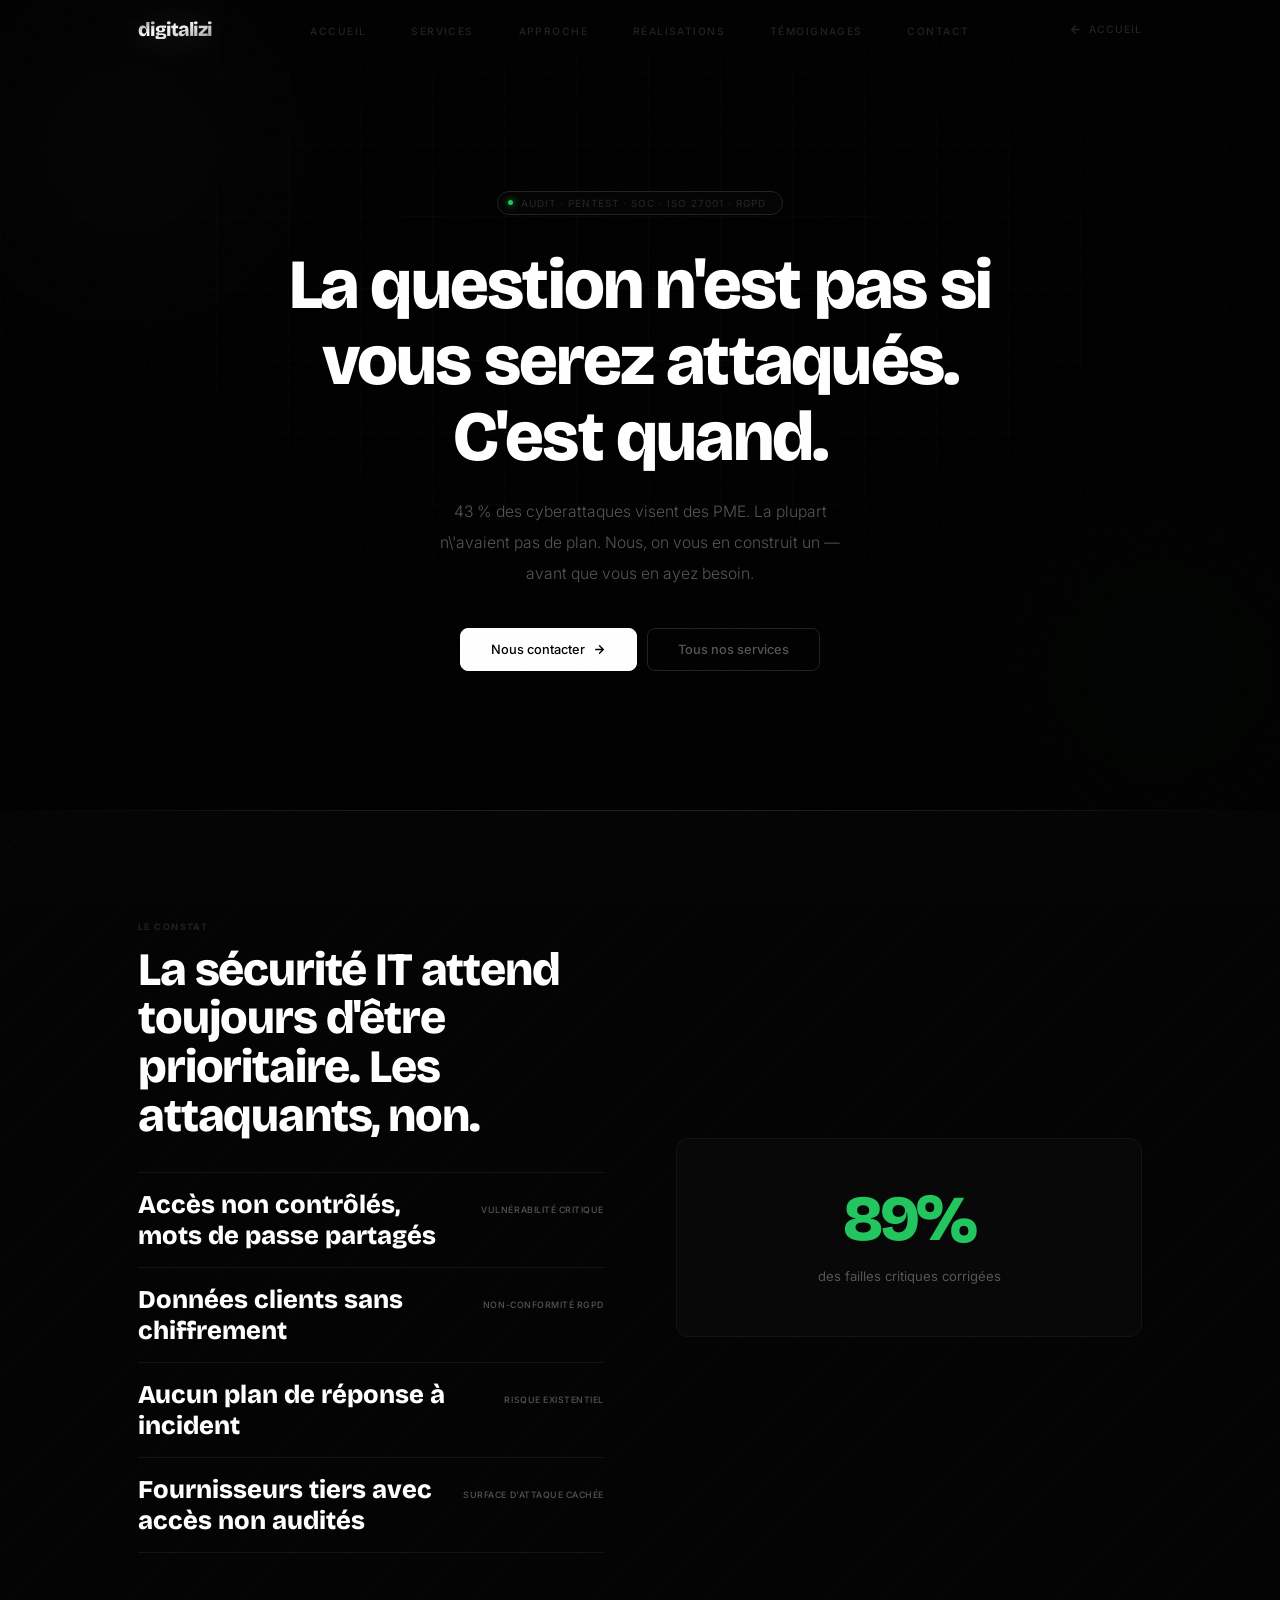
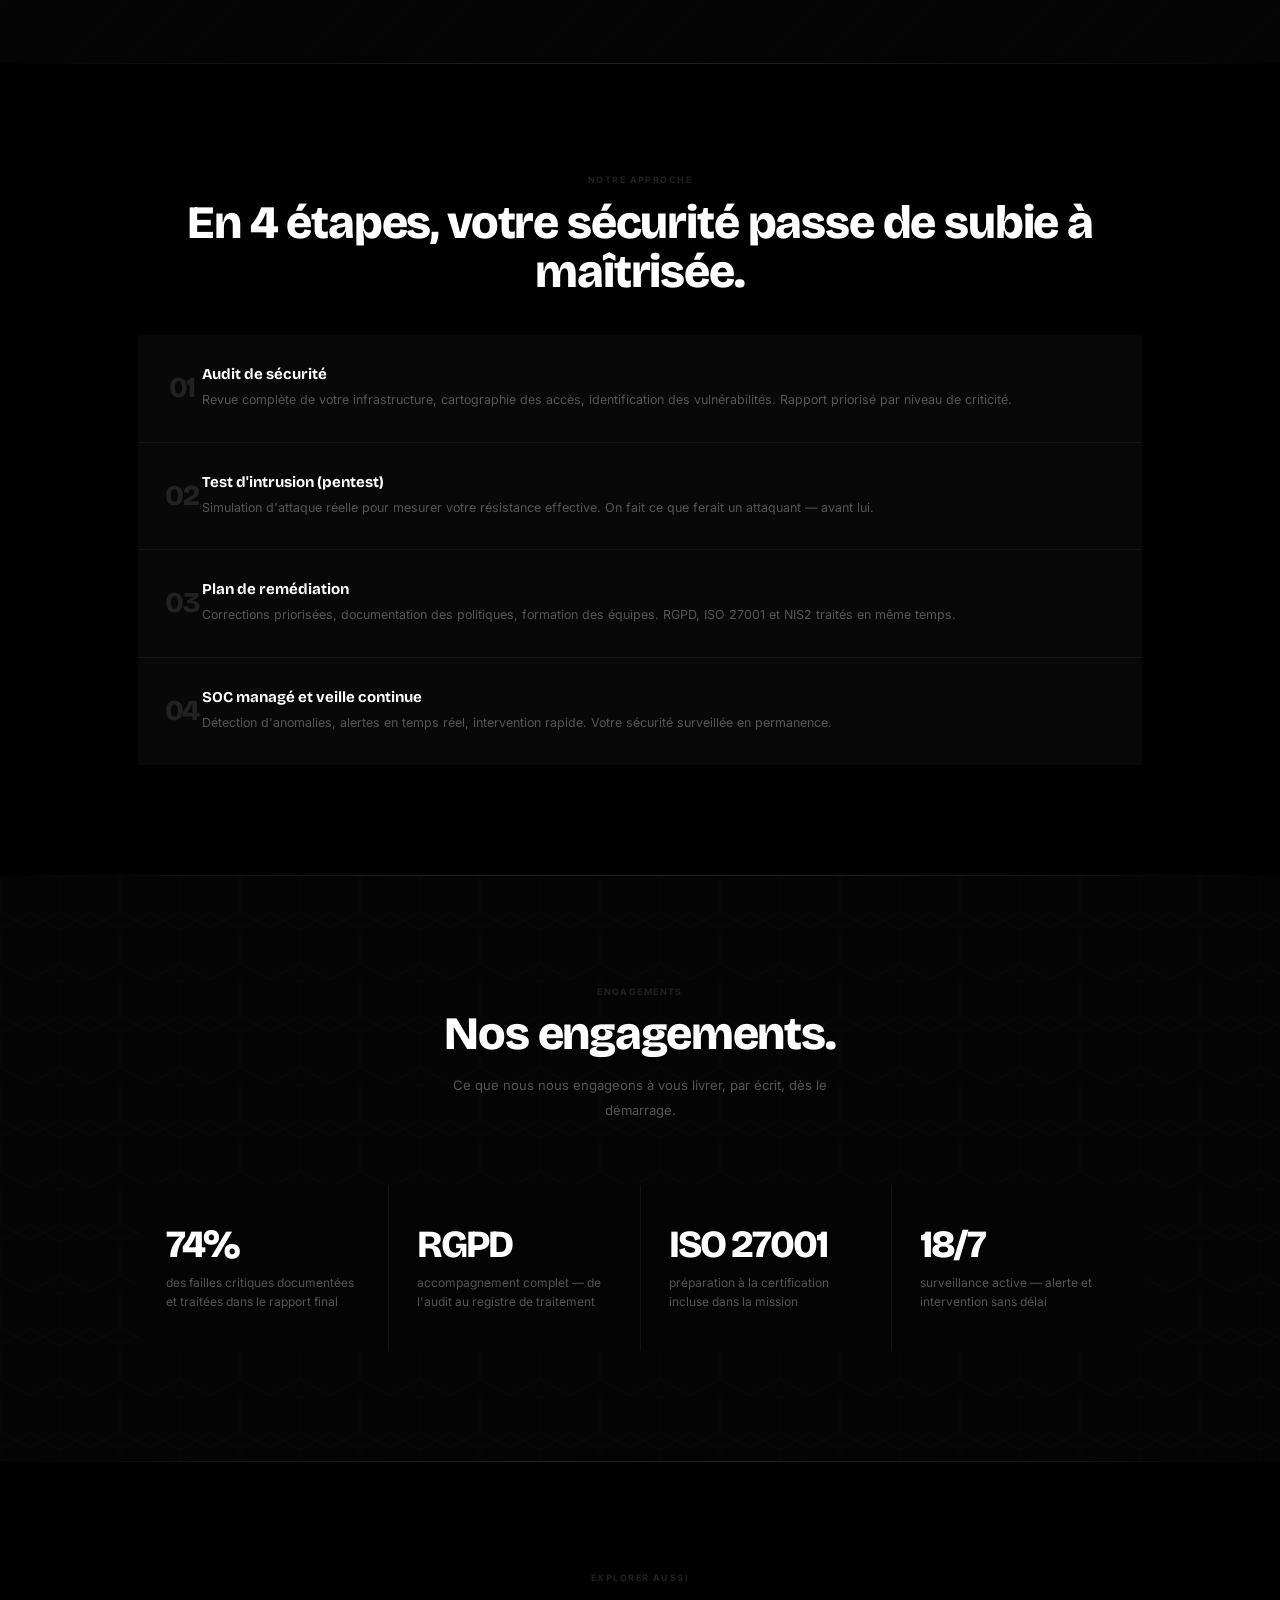
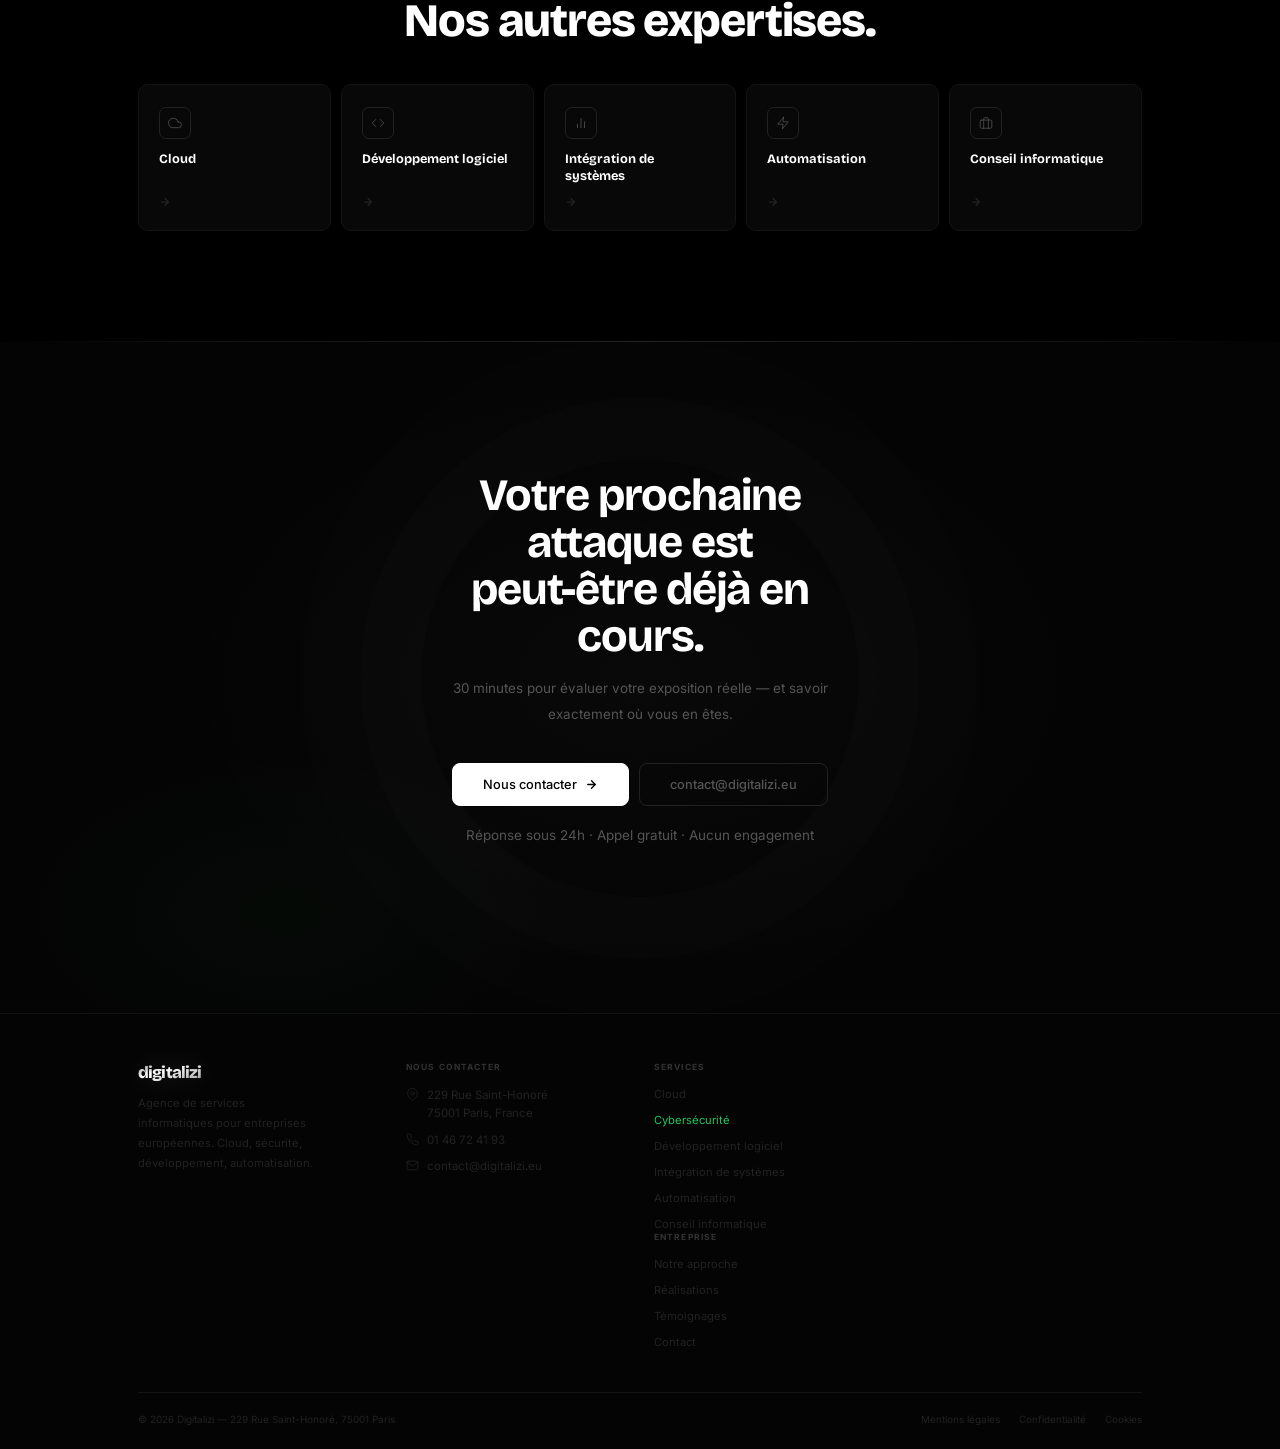
<file: cybersecurite.html>
<!DOCTYPE html>
<html lang="fr">
<head>
<meta charset="UTF-8"/>
<meta name="viewport" content="width=device-width,initial-scale=1.0"/>
<meta name="description" content="Audit sécurité, pentest, conformité RGPD et ISO 27001 pour PME. Protection continue."/>
<title>Cybersécurité — Digitalizi</title>
<link rel="preconnect" href="https://fonts.googleapis.com">
<link href="https://fonts.googleapis.com/css2?family=Inter:ital,wght@0,300;0,400;0,500;0,600;1,300&family=Bricolage+Grotesque:wght@700;800&display=swap" rel="stylesheet">
<style>
*,*::before,*::after{box-sizing:border-box;margin:0;padding:0}
:root{
  --n:#000;--n2:#040404;--n3:#080808;
  --l1:#141414;--l2:#222;--l3:#333;
  --w:#fff;--w2:#e8e8e8;--t:#555;--t2:#222;
  --v:#22c55e;
  --fh:"Bricolage Grotesque",sans-serif;
  --fb:"Inter",sans-serif;
  --ease:cubic-bezier(.16,1,.3,1);
  --e2:cubic-bezier(.4,0,.2,1);
  --max:1100px;
}
html{scroll-behavior:smooth}
body{background:var(--n);color:var(--t);font-family:var(--fb);overflow-x:hidden;-webkit-font-smoothing:antialiased}
h1,h2,h3{font-family:var(--fh);color:var(--w);letter-spacing:-.025em;line-height:1.05}
a{text-decoration:none;color:inherit}
.wrap{max-width:var(--max);margin:0 auto;padding:0 48px}

body::after{content:'';position:fixed;inset:0;z-index:9000;pointer-events:none;opacity:.018;
  background:url("data:image/svg+xml,%3Csvg viewBox='0 0 200 200' xmlns='http://www.w3.org/2000/svg'%3E%3Cfilter id='n'%3E%3CfeTurbulence type='fractalNoise' baseFrequency='0.8' numOctaves='4' stitchTiles='stitch'/%3E%3C/filter%3E%3Crect width='100%25' height='100%25' filter='url(%23n)'/%3E%3C/svg%3E") 0 0/160px}

.rv{opacity:0;transform:translateY(24px);transition:opacity .65s var(--ease),transform .65s var(--ease)}
.rv.on{opacity:1;transform:none}
.rv-l{opacity:0;transform:translateX(-24px);transition:opacity .65s var(--ease),transform .65s var(--ease)}
.rv-l.on{opacity:1;transform:none}

/* ── NAV ── */
.nav{position:fixed;top:0;left:0;right:0;z-index:400;height:60px;display:flex;align-items:center;
  background:transparent;border-bottom:1px solid transparent;
  transition:background .4s var(--e2),backdrop-filter .4s,border-color .4s,height .3s var(--e2)}
.nav.s{background:rgba(0,0,0,.9);backdrop-filter:blur(20px);-webkit-backdrop-filter:blur(20px);border-color:var(--l1);height:52px}
.nav-inner{max-width:var(--max);margin:0 auto;padding:0 48px;width:100%;display:flex;align-items:center;justify-content:space-between}
.nav-logo{display:flex;align-items:center;font-family:var(--fh);font-size:1.22rem;font-weight:800;
  letter-spacing:-.05em;line-height:1;text-transform:lowercase;user-select:none;
  background:linear-gradient(160deg,rgba(255,255,255,.52) 0%,#fff 38%,rgba(255,255,255,.82) 68%,rgba(255,255,255,.58) 100%);
  -webkit-background-clip:text;-webkit-text-fill-color:transparent;background-clip:text;
  filter:drop-shadow(0 0 16px rgba(255,255,255,.18));
  transition:font-size .3s var(--ease),filter .3s var(--ease),transform .25s var(--ease),opacity .25s var(--ease)}
.nav.s .nav-logo{font-size:1.06rem;filter:drop-shadow(0 0 9px rgba(255,255,255,.10))}
.nav-logo:hover{opacity:.65;transform:scale(.97)}
.nav-links{position:absolute;left:50%;transform:translateX(-50%);display:flex;align-items:center;gap:2.8rem;list-style:none}
.nav-links a{font-size:.64rem;font-weight:500;letter-spacing:.14em;text-transform:uppercase;color:var(--t2);position:relative;transition:color .2s}
.nav-links a::after{content:'';position:absolute;bottom:-3px;left:0;width:0;height:1px;background:var(--w);transition:width .22s var(--e2)}
.nav-links a:hover,.nav-links a.on{color:var(--w)}
.nav-links a:hover::after,.nav-links a.on::after{width:100%}

/* Dropdown */
.nav-drop{position:relative}
.nav-drop-menu{position:absolute;top:calc(100% + 18px);left:50%;transform:translateX(-50%);
  background:rgba(4,4,4,.97);backdrop-filter:blur(20px);border:1px solid var(--l1);border-radius:10px;
  padding:8px;min-width:220px;z-index:500;
  visibility:hidden;opacity:0;transform:translateX(-50%) translateY(-6px);
  transition:opacity .22s var(--ease),transform .22s var(--ease),visibility .22s}
.nav-drop-menu.open{visibility:visible;opacity:1;transform:translateX(-50%) translateY(0)}
.nav-drop-menu a{display:flex;align-items:center;gap:8px;padding:8px 12px;font-size:.72rem;color:var(--t);
  border-radius:6px;transition:background .15s,color .15s;white-space:nowrap;text-transform:none;letter-spacing:.01em}
.nav-drop-menu a:hover{background:rgba(255,255,255,.06);color:var(--w)}
.nav-drop-menu a.actif{color:var(--v)}
.drop-dot{width:4px;height:4px;border-radius:50%;background:currentColor;flex-shrink:0}

/* Retour */
.nav-retour{display:flex;align-items:center;gap:7px;font-size:.64rem;font-weight:500;
  letter-spacing:.1em;text-transform:uppercase;color:var(--t2);transition:color .2s}
.nav-retour:hover{color:var(--w)}
.nav-retour svg{transition:transform .2s var(--ease)}
.nav-retour:hover svg{transform:translateX(-3px)}

/* Burger */
.burger{display:none;flex-direction:column;gap:5px;background:none;border:none;cursor:pointer;padding:4px}
.burger span{display:block;width:18px;height:1.5px;background:var(--t);border-radius:2px;
  transition:transform .3s var(--ease),opacity .3s,background .2s}
.burger.o span:nth-child(1){transform:translateY(6.5px) rotate(45deg);background:var(--w)}
.burger.o span:nth-child(2){opacity:0;transform:scaleX(0)}
.burger.o span:nth-child(3){transform:translateY(-6.5px) rotate(-45deg);background:var(--w)}
.mob{position:fixed;top:0;left:0;right:0;bottom:0;background:rgba(0,0,0,.97);backdrop-filter:blur(24px);
  padding:90px 40px 40px;flex-direction:column;gap:0;z-index:390;
  visibility:hidden;opacity:0;pointer-events:none;
  transition:opacity .32s var(--ease),visibility .32s var(--ease);display:flex}
.mob.o{visibility:visible;opacity:1;pointer-events:auto}
.mob a{font-size:1.5rem;font-weight:700;font-family:var(--fh);color:rgba(255,255,255,.3);
  padding:14px 0;border-bottom:1px solid var(--l1);
  transition:color .18s,padding-left .18s var(--ease),transform .3s var(--ease);transform:translateX(-12px)}
.mob.o a{color:rgba(255,255,255,.7);transform:translateX(0)}
.mob.o a:nth-child(1){transition-delay:.05s}
.mob.o a:nth-child(2){transition-delay:.10s}
.mob.o a:nth-child(3){transition-delay:.15s}
.mob.o a:nth-child(4){transition-delay:.20s}
.mob a:hover{color:var(--w);padding-left:8px}

/* ── BOUTONS ── */
.btn{display:inline-flex;align-items:center;gap:8px;padding:13px 30px;border-radius:8px;
  border:1px solid transparent;font-family:var(--fb);font-size:.8rem;font-weight:500;cursor:pointer;
  position:relative;overflow:hidden;
  transition:background .22s var(--e2),color .22s,border-color .22s,transform .22s var(--ease),box-shadow .22s}
.btn::before{content:'';position:absolute;top:0;left:-100%;width:60%;height:100%;
  background:linear-gradient(90deg,transparent,rgba(255,255,255,.07),transparent);
  transition:left .44s var(--e2);pointer-events:none}
.btn:hover::before{left:150%}
.btn svg{transition:transform .2s var(--e2);flex-shrink:0}
.btn:hover svg{transform:translateX(3px)}
.btn:active{transform:scale(.97)}
.bw{background:var(--w);color:#000;border-color:var(--w)}
.bw:hover{background:var(--w2);transform:translateY(-2px);box-shadow:0 6px 24px rgba(255,255,255,.1)}
.bo{background:transparent;color:var(--t);border-color:var(--l2)}
.bo:hover{border-color:var(--l3);color:var(--w);transform:translateY(-2px)}

/* Sep */
.sep{height:1px;background:linear-gradient(90deg,transparent,var(--l1) 18%,var(--l2) 50%,var(--l1) 82%,transparent);
  transform-origin:left;transform:scaleX(0);opacity:0;transition:transform .8s var(--ease),opacity .4s}
.sep.on{transform:scaleX(1);opacity:1}

section{padding:110px 0}
.stag{display:block;font-size:.56rem;font-weight:700;letter-spacing:.16em;text-transform:uppercase;color:var(--t2);margin-bottom:.85rem;text-align:center}
.stitre{font-size:clamp(1.9rem,3.8vw,2.9rem);font-weight:800;text-align:center;margin-bottom:.85rem}
.ssous{text-align:center;color:var(--t);max-width:440px;margin:0 auto 3.8rem;font-size:.82rem;line-height:1.95}

@media(max-width:640px){
  .wrap{padding:0 22px}
  .nav-inner{padding:0 22px}
  .nav-links,.nav-retour{display:none}
  .burger{display:flex}
  section{padding:80px 0}
}
@media(prefers-reduced-motion:reduce){
  *,*::before,*::after{transition-duration:.01ms!important;animation-duration:.01ms!important}
  .sep{transform:scaleX(1);opacity:1}
  .rv,.rv-l{opacity:1;transform:none}
}

/* ── HERO ── */
.hero{position:relative;min-height:90vh;display:flex;flex-direction:column;align-items:center;justify-content:center;text-align:center;padding:140px 48px 90px;overflow:hidden}
.hg{position:absolute;inset:0;z-index:0;pointer-events:none;
  background-image:linear-gradient(rgba(255,255,255,.022) 1px,transparent 1px),linear-gradient(90deg,rgba(255,255,255,.022) 1px,transparent 1px);
  background-size:72px 72px;
  -webkit-mask-image:radial-gradient(ellipse 88% 70% at 50% 36%,black 0%,transparent 100%);
  mask-image:radial-gradient(ellipse 88% 70% at 50% 36%,black 0%,transparent 100%)}
.orb{position:absolute;border-radius:50%;pointer-events:none;z-index:0;filter:blur(88px)}
.o1{width:420px;height:420px;top:-60px;left:-80px;background:radial-gradient(circle,rgba(255,255,255,.034) 0%,transparent 70%);animation:of1 22s ease-in-out infinite}
.o2{width:360px;height:360px;bottom:-40px;right:-60px;background:radial-gradient(circle,rgba(34,197,94,.048) 0%,transparent 70%);animation:of2 26s ease-in-out infinite}
@keyframes of1{0%,100%{transform:translate(0,0)}35%{transform:translate(52px,38px)}70%{transform:translate(-22px,56px)}}
@keyframes of2{0%,100%{transform:translate(0,0)}40%{transform:translate(-44px,-36px)}75%{transform:translate(28px,-52px)}}
.hbody{position:relative;z-index:1;max-width:760px}
.badge{display:inline-flex;align-items:center;gap:8px;border:1px solid var(--l2);border-radius:100px;
  padding:5px 16px 5px 10px;margin-bottom:2rem;font-size:.62rem;font-weight:500;color:var(--t2);
  letter-spacing:.1em;text-transform:uppercase;background:rgba(255,255,255,.014);backdrop-filter:blur(4px);
  opacity:0;animation:fu .6s var(--ease) .1s forwards}
.bdot{width:5px;height:5px;border-radius:50%;background:var(--v);box-shadow:0 0 7px var(--v);flex-shrink:0;animation:gp 2.2s ease-in-out infinite}
@keyframes gp{0%,100%{opacity:1}50%{opacity:.28}}
.h1{font-size:clamp(2.6rem,5.5vw,5.2rem);font-weight:800;line-height:.95;margin-bottom:1.4rem}
.hl{display:block;overflow:hidden;line-height:1.08}
.hl span{display:block;opacity:0;transform:translateY(105%);animation:slideUp .8s var(--ease) both}
.hl:nth-child(1) span{animation-delay:.2s}
.hl:nth-child(2) span{animation-delay:.35s}
.hl:nth-child(3) span{animation-delay:.5s}
@keyframes slideUp{to{opacity:1;transform:translateY(0)}}
.hsub{font-size:clamp(.88rem,1.5vw,.98rem);color:var(--t);font-weight:300;max-width:420px;margin:0 auto 2.4rem;line-height:1.95;opacity:0;animation:fu .7s var(--ease) .75s forwards}
.hbtns{display:flex;gap:10px;justify-content:center;flex-wrap:wrap;opacity:0;animation:fu .7s var(--ease) .9s forwards}
@keyframes fu{from{opacity:0;transform:translateY(12px)}to{opacity:1;transform:none}}

/* ── PROBLÈME ── */
.prob-sec{background:var(--n2);position:relative;overflow:hidden}
.prob-sec::before{content:'';position:absolute;inset:0;pointer-events:none;background:repeating-linear-gradient(-45deg,transparent,transparent 40px,rgba(255,255,255,.009) 40px,rgba(255,255,255,.009) 41px)}
.prob-sec .wrap{position:relative;z-index:1;display:grid;grid-template-columns:1fr 1fr;gap:72px;align-items:center}
.prob-left .stitre{text-align:left}
.prob-left .stag{text-align:left}
.pl{display:flex;align-items:baseline;justify-content:space-between;font-family:var(--fh);font-size:clamp(1.1rem,2vw,1.6rem);font-weight:800;color:var(--w);padding:16px 0;border-bottom:1px solid var(--l1)}
.pl:first-child{border-top:1px solid var(--l1)}
.pp{font-family:var(--fb);font-size:.55rem;font-weight:500;color:var(--t);letter-spacing:.06em;text-transform:uppercase;flex-shrink:0;margin-left:12px;white-space:nowrap}
.prob-stat{display:flex;flex-direction:column;align-items:center;justify-content:center;text-align:center;gap:14px;padding:48px 32px;border:1px solid var(--l1);border-radius:12px;background:var(--n3)}
.prob-stat-n{font-family:var(--fh);font-size:4rem;font-weight:800;color:var(--v);letter-spacing:-.05em;line-height:1}
.prob-stat-l{font-size:.82rem;color:var(--t);line-height:1.75;max-width:200px}

/* ── APPROCHE ── */
.ap-list{display:flex;flex-direction:column;gap:1px;background:var(--l1)}
.ap-item{background:var(--n3);display:grid;grid-template-columns:64px 1fr;position:relative;overflow:hidden;transition:background .2s}
.ap-item::after{content:'';position:absolute;bottom:0;left:0;right:0;height:1px;background:linear-gradient(90deg,var(--v),rgba(34,197,94,.18),transparent);transform:scaleX(0);transform-origin:left;transition:transform .4s var(--ease)}
.ap-item:hover{background:var(--n2)}
.ap-item:hover::after{transform:scaleX(1)}
.ap-n{font-family:var(--fh);font-size:1.8rem;font-weight:800;color:var(--l2);letter-spacing:-.05em;line-height:1;display:flex;align-items:center;justify-content:center;padding:30px 0 30px 24px;transition:color .25s}
.ap-item:hover .ap-n{color:var(--l3)}
.ap-body{padding:30px 32px 30px 0}
.ap-titre{font-size:.94rem;font-weight:700;color:var(--w);font-family:var(--fh);margin-bottom:6px}
.ap-desc{font-size:.78rem;color:var(--t);line-height:1.82}

/* ── RÉSULTATS ── */
.res-sec{background:var(--n2);position:relative;overflow:hidden}
.res-sec::before{content:'';position:absolute;inset:0;pointer-events:none;background:url("data:image/svg+xml,%3Csvg xmlns='http://www.w3.org/2000/svg' width='60' height='104'%3E%3Cpath d='M30 52L0 35V2l30-17 30 17v33z' fill='none' stroke='rgba(255,255,255,.016)' stroke-width='1'/%3E%3Cpath d='M30 104L0 87V54l30-17 30 17v33z' fill='none' stroke='rgba(255,255,255,.016)' stroke-width='1'/%3E%3C/svg%3E") 0 0/60px 104px}
.res-sec .wrap{position:relative;z-index:1}
.res-grid{display:grid;grid-template-columns:repeat(4,1fr);gap:1px;background:var(--l1)}
.res-item{background:var(--n2);padding:40px 28px;display:flex;flex-direction:column;gap:10px;position:relative;overflow:hidden;transition:background .2s}
.res-item::after{content:'';position:absolute;bottom:0;left:0;right:0;height:2px;background:linear-gradient(90deg,var(--v),rgba(34,197,94,.3),transparent);transform:scaleX(0);transform-origin:left;transition:transform .4s var(--ease)}
.res-item:hover{background:var(--n3)}
.res-item:hover::after{transform:scaleX(1)}
.res-val{font-family:var(--fh);font-size:2.4rem;font-weight:800;color:var(--w);letter-spacing:-.05em;line-height:1}
.res-label{font-size:.75rem;color:var(--t);line-height:1.6;white-space:pre-line}

/* ── AUTRES SERVICES ── */
.autres-sec{background:var(--n)}
.autres-grid{display:grid;grid-template-columns:repeat(5,1fr);gap:10px;margin-top:2.4rem}
.autre-card{display:flex;flex-direction:column;align-items:flex-start;gap:12px;padding:22px 20px;
  border:1px solid var(--l1);border-radius:10px;background:var(--n3);
  transition:border-color .22s,background .22s,transform .25s var(--ease)}
.autre-card:hover{border-color:var(--l2);background:var(--n2);transform:translateY(-4px)}
.autre-ico{width:32px;height:32px;border:1px solid var(--l2);border-radius:7px;display:flex;align-items:center;justify-content:center;transition:border-color .2s}
.autre-ico svg{width:14px;height:14px;stroke:var(--t);fill:none;stroke-width:1.35;stroke-linecap:round;stroke-linejoin:round;transition:stroke .2s}
.autre-card:hover .autre-ico{border-color:var(--l3)}
.autre-card:hover .autre-ico svg{stroke:var(--w2)}
.autre-nom{font-size:.8rem;font-weight:700;color:var(--w);font-family:var(--fh);flex:1;line-height:1.3}
.autre-arrow{stroke:var(--t2);fill:none;margin-top:auto;transition:transform .2s var(--ease),stroke .2s}
.autre-card:hover .autre-arrow{transform:translateX(3px);stroke:var(--v)}

/* ── CTA FINAL ── */
.cta-sec{position:relative;overflow:hidden;padding:130px 0;text-align:center;
  background:radial-gradient(ellipse 58% 72% at 50% 50%,rgba(255,255,255,.018) 0%,transparent 65%),
             radial-gradient(ellipse 36% 40% at 22% 85%,rgba(34,197,94,.028) 0%,transparent 60%),
             var(--n2)}
.cta-sec::before{content:'';position:absolute;top:50%;left:50%;transform:translate(-50%,-50%);
  width:440px;height:440px;border-radius:50%;border:1px solid rgba(255,255,255,.018);
  box-shadow:0 0 0 60px rgba(255,255,255,.007),0 0 0 120px rgba(255,255,255,.004);
  pointer-events:none;animation:ring 7s ease-in-out infinite}
@keyframes ring{0%,100%{transform:translate(-50%,-50%) scale(1);opacity:.8}50%{transform:translate(-50%,-50%) scale(1.07);opacity:.3}}
.cta-sec .wrap{position:relative;z-index:1;max-width:500px}
.cta-sec h2{font-size:clamp(1.9rem,3.5vw,2.8rem);margin-bottom:.9rem}
.cta-sec p{font-size:.84rem;color:var(--t);line-height:1.95;margin-bottom:2.2rem}
.cta-btns{display:flex;gap:10px;justify-content:center;flex-wrap:wrap}
.cta-note{font-size:.62rem;color:var(--t2);margin-top:1rem}

/* ── FOOTER ── */
.footer{background:var(--n2);border-top:1px solid var(--l1);padding:48px 0 24px}
.footer-inner{display:flex;justify-content:space-between;align-items:flex-start;flex-wrap:wrap;gap:32px;margin-bottom:32px}
.fb-logo{font-family:var(--fh);font-size:1.05rem;font-weight:800;letter-spacing:-.05em;text-transform:lowercase;
  background:linear-gradient(160deg,rgba(255,255,255,.52) 0%,#fff 38%,rgba(255,255,255,.82) 68%,rgba(255,255,255,.58) 100%);
  -webkit-background-clip:text;-webkit-text-fill-color:transparent;background-clip:text;
  filter:drop-shadow(0 0 12px rgba(255,255,255,.14));display:inline-block;margin-bottom:10px}
.fb p{font-size:.7rem;color:var(--t2);line-height:1.8;max-width:180px}
.flinks{display:flex;gap:48px;flex-wrap:wrap}
.fh{font-size:.53rem;font-weight:700;letter-spacing:.13em;text-transform:uppercase;color:var(--l3);margin-bottom:10px}
.fcol ul{list-style:none;display:flex;flex-direction:column;gap:6px}
.fcol a{font-size:.7rem;color:var(--t2);display:inline-block;transition:color .18s,transform .18s var(--ease)}
.fcol a:hover{color:var(--t);transform:translateX(3px)}
.fcol a.actif{color:var(--v)}
.fbot{display:flex;justify-content:space-between;align-items:center;flex-wrap:wrap;gap:10px;padding-top:20px;border-top:1px solid var(--l1)}
.fbot-copy{font-size:.62rem;color:var(--t2)}
.fbot-links{display:flex;gap:1.2rem}
.fbot-links a{font-size:.62rem;color:var(--t2);transition:color .18s}
.fbot-links a:hover{color:var(--t)}

@media(max-width:900px){
  .prob-sec .wrap{grid-template-columns:1fr;gap:44px}
  .res-grid{grid-template-columns:repeat(2,1fr)}
  .autres-grid{grid-template-columns:repeat(3,1fr)}
}
@media(max-width:640px){
  .hero{padding:120px 22px 80px;min-height:auto}
  .autres-grid{grid-template-columns:repeat(2,1fr)}
  .res-grid{grid-template-columns:1fr 1fr}
  .fbot{flex-direction:column;text-align:center}
}

.mob-sep{font-size:.52rem;font-weight:700;letter-spacing:.14em;text-transform:uppercase;color:var(--l3);padding:18px 0 6px;border-bottom:1px solid var(--l1)}
.mob a[href*=".html"]:not([href="index.html"]){font-size:1rem;color:rgba(255,255,255,.45);padding:10px 0}

/* ── Footer contact ── */
.footer-contact{}
.footer-contact-titre{font-size:.53rem;font-weight:700;letter-spacing:.13em;text-transform:uppercase;color:var(--l3);margin-bottom:14px}
.footer-contact-item{display:flex;align-items:flex-start;gap:8px;font-size:.72rem;color:var(--t2);line-height:1.6;margin-bottom:8px}
.footer-contact-item svg{stroke:var(--t2);fill:none;stroke-width:1.5;stroke-linecap:round;stroke-linejoin:round;width:13px;height:13px;flex-shrink:0;margin-top:2px}
.footer-contact-item a{color:var(--t2);transition:color .18s}
.footer-contact-item a:hover{color:var(--t)}
.footer-top{display:grid;grid-template-columns:220px 200px 1fr;gap:48px;margin-bottom:42px}
@media(max-width:960px){.footer-top{grid-template-columns:1fr 1fr}}
@media(max-width:640px){.footer-top{grid-template-columns:1fr}}

</style>
</head>
<body>

<nav class="nav" id="nav">
  <div class="nav-inner">
    <a href="index.html" class="nav-logo">digitalizi</a>
    <ul class="nav-links">
      <li><a href="index.html">Accueil</a></li>
      <li class="nav-drop">
        <a href="index.html#services" id="drop-trigger">Services</a>
        <div class="nav-drop-menu" id="drop-menu">
          <a href="cloud.html" class=""><span class="drop-dot"></span>Cloud</a><a href="cybersecurite.html" class="actif"><span class="drop-dot"></span>Cybersécurité</a><a href="developpement.html" class=""><span class="drop-dot"></span>Développement logiciel</a><a href="integration.html" class=""><span class="drop-dot"></span>Intégration de systèmes</a><a href="automatisation.html" class=""><span class="drop-dot"></span>Automatisation</a><a href="conseil.html" class=""><span class="drop-dot"></span>Conseil informatique</a>
        </div>
      </li>
      <li><a href="index.html#pourquoi">Approche</a></li>
      <li><a href="index.html#realisations">Réalisations</a></li>
      <li><a href="index.html#temoignages">Témoignages</a></li>
      <li><a href="index.html#contact">Contact</a></li>
    </ul>
    <a href="index.html" class="nav-retour">
      <svg width="13" height="13" viewBox="0 0 24 24" fill="none" stroke="currentColor" stroke-width="2.5" stroke-linecap="round"><path d="M19 12H5M12 19l-7-7 7-7"/></svg>
      Accueil
    </a>
    <button class="burger" id="burger" aria-label="Menu" aria-expanded="false"><span></span><span></span><span></span></button>
  </div>
</nav>

<div class="mob" id="mob" role="navigation" aria-label="Menu mobile">
  <a href="index.html" onclick="cm()">Accueil</a>
  <div class="mob-sep">Services</div>
  <a href="cloud.html" onclick="cm()">— Cloud</a>
  <a href="cybersecurite.html" onclick="cm()">— Cybersécurité</a>
  <a href="developpement.html" onclick="cm()">— Développement logiciel</a>
  <a href="integration.html" onclick="cm()">— Intégration de systèmes</a>
  <a href="automatisation.html" onclick="cm()">— Automatisation</a>
  <a href="conseil.html" onclick="cm()">— Conseil informatique</a>
  <a href="index.html#realisations" onclick="cm()">Réalisations</a>
  <a href="index.html#temoignages" onclick="cm()">Témoignages</a>
  <a href="index.html#pourquoi" onclick="cm()">Approche</a>
  <a href="index.html#contact" onclick="cm()">Contact</a>
</div>

<!-- HERO -->
<section class="hero">
  <div class="hg"></div>
  <div class="orb o1"></div>
  <div class="orb o2"></div>
  <div class="hbody">
    <div class="badge"><span class="bdot"></span>Audit · Pentest · SOC · ISO 27001 · RGPD</div>
    <h1 class="h1"><span class="hl"><span>La question n'est pas si vous serez attaqués.</span></span><span class="hl"><span>C'est quand.</span></span></h1>
    <p class="hsub">43 % des cyberattaques visent des PME. La plupart n\'avaient pas de plan. Nous, on vous en construit un — avant que vous en ayez besoin.</p>
    <div class="hbtns">
      <a href="index.html#contact" class="btn bw">Nous contacter <svg width="13" height="13" viewBox="0 0 24 24" fill="none" stroke="currentColor" stroke-width="2.5" stroke-linecap="round"><path d="M5 12h14M12 5l7 7-7 7"/></svg></a>
      <a href="index.html#services" class="btn bo">Tous nos services</a>
    </div>
  </div>
</section>

<div class="sep"></div>

<!-- PROBLÈME -->
<section class="prob-sec">
  <div class="wrap">
    <div class="prob-left">
      <span class="stag rv">Le constat</span>
      <h2 class="stitre rv">La sécurité IT attend toujours d'être prioritaire. Les attaquants, non.</h2>
      <div class="rv" style="margin-top:2rem"><div class="pl"><span>Accès non contrôlés, mots de passe partagés</span><span class="pp">Vulnérabilité critique</span></div><div class="pl"><span>Données clients sans chiffrement</span><span class="pp">Non-conformité RGPD</span></div><div class="pl"><span>Aucun plan de réponse à incident</span><span class="pp">Risque existentiel</span></div><div class="pl"><span>Fournisseurs tiers avec accès non audités</span><span class="pp">Surface d'attaque cachée</span></div></div>
    </div>
    <div class="prob-stat rv">
      <div class="prob-stat-n val-anim">100%</div>
      <p class="prob-stat-l">des failles critiques corrigées</p>
    </div>
  </div>
</section>

<div class="sep"></div>

<!-- APPROCHE -->
<section style="background:var(--n);padding:110px 0">
  <div class="wrap">
    <span class="stag rv">Notre approche</span>
    <h2 class="stitre rv" style="margin-bottom:2.4rem">En 4 étapes, votre sécurité passe de subie à maîtrisée.</h2>
    <div class="ap-list">
      <div class="ap-item rv">
          <div class="ap-n">01</div>
          <div class="ap-body">
            <div class="ap-titre">Audit de sécurité</div>
            <p class="ap-desc">Revue complète de votre infrastructure, cartographie des accès, identification des vulnérabilités. Rapport priorisé par niveau de criticité.</p>
          </div>
        </div><div class="ap-item rv">
          <div class="ap-n">02</div>
          <div class="ap-body">
            <div class="ap-titre">Test d'intrusion (pentest)</div>
            <p class="ap-desc">Simulation d'attaque réelle pour mesurer votre résistance effective. On fait ce que ferait un attaquant — avant lui.</p>
          </div>
        </div><div class="ap-item rv">
          <div class="ap-n">03</div>
          <div class="ap-body">
            <div class="ap-titre">Plan de remédiation</div>
            <p class="ap-desc">Corrections priorisées, documentation des politiques, formation des équipes. RGPD, ISO 27001 et NIS2 traités en même temps.</p>
          </div>
        </div><div class="ap-item rv">
          <div class="ap-n">04</div>
          <div class="ap-body">
            <div class="ap-titre">SOC managé et veille continue</div>
            <p class="ap-desc">Détection d'anomalies, alertes en temps réel, intervention rapide. Votre sécurité surveillée en permanence.</p>
          </div>
        </div>
    </div>
  </div>
</section>

<div class="sep"></div>

<!-- RÉSULTATS -->
<section class="res-sec">
  <div class="wrap">
    <span class="stag rv">Engagements</span>
    <h2 class="stitre rv">Nos engagements.</h2>
    <p class="ssous rv">Ce que nous nous engageons à vous livrer, par écrit, dès le démarrage.</p>
    <div class="res-grid">
      <div class="res-item rv"><div class="res-val val-anim">100%</div><div class="res-label">des failles critiques documentées et traitées dans le rapport final</div></div><div class="res-item rv"><div class="res-val val-anim">RGPD</div><div class="res-label">accompagnement complet — de l'audit au registre de traitement</div></div><div class="res-item rv"><div class="res-val val-anim">ISO 27001</div><div class="res-label">préparation à la certification incluse dans la mission</div></div><div class="res-item rv"><div class="res-val val-anim">24/7</div><div class="res-label">surveillance active — alerte et intervention sans délai</div></div>
    </div>
  </div>
</section>

<div class="sep"></div>

<!-- AUTRES SERVICES -->
<section class="autres-sec">
  <div class="wrap">
    <span class="stag rv">Explorer aussi</span>
    <h2 class="stitre rv">Nos autres expertises.</h2>
    <div class="autres-grid">
      <a href="cloud.html" class="autre-card rv"><div class="autre-ico"><svg viewBox="0 0 24 24" fill="none" stroke="currentColor" stroke-width="1.35" stroke-linecap="round" stroke-linejoin="round"><path d="M18 10h-1.26A8 8 0 109 20h9a5 5 0 000-10z"/></svg></div><div class="autre-nom">Cloud</div><svg class="autre-arrow" width="12" height="12" viewBox="0 0 24 24" fill="none" stroke="currentColor" stroke-width="2.5" stroke-linecap="round"><path d="M5 12h14M12 5l7 7-7 7"/></svg></a><a href="developpement.html" class="autre-card rv"><div class="autre-ico"><svg viewBox="0 0 24 24" fill="none" stroke="currentColor" stroke-width="1.35" stroke-linecap="round" stroke-linejoin="round"><polyline points="16 18 22 12 16 6"/><polyline points="8 6 2 12 8 18"/></svg></div><div class="autre-nom">Développement logiciel</div><svg class="autre-arrow" width="12" height="12" viewBox="0 0 24 24" fill="none" stroke="currentColor" stroke-width="2.5" stroke-linecap="round"><path d="M5 12h14M12 5l7 7-7 7"/></svg></a><a href="integration.html" class="autre-card rv"><div class="autre-ico"><svg viewBox="0 0 24 24" fill="none" stroke="currentColor" stroke-width="1.35" stroke-linecap="round" stroke-linejoin="round"><path d="M18 20V10"/><path d="M12 20V4"/><path d="M6 20v-6"/></svg></div><div class="autre-nom">Intégration de systèmes</div><svg class="autre-arrow" width="12" height="12" viewBox="0 0 24 24" fill="none" stroke="currentColor" stroke-width="2.5" stroke-linecap="round"><path d="M5 12h14M12 5l7 7-7 7"/></svg></a><a href="automatisation.html" class="autre-card rv"><div class="autre-ico"><svg viewBox="0 0 24 24" fill="none" stroke="currentColor" stroke-width="1.35" stroke-linecap="round" stroke-linejoin="round"><polygon points="13 2 3 14 12 14 11 22 21 10 12 10 13 2"/></svg></div><div class="autre-nom">Automatisation</div><svg class="autre-arrow" width="12" height="12" viewBox="0 0 24 24" fill="none" stroke="currentColor" stroke-width="2.5" stroke-linecap="round"><path d="M5 12h14M12 5l7 7-7 7"/></svg></a><a href="conseil.html" class="autre-card rv"><div class="autre-ico"><svg viewBox="0 0 24 24" fill="none" stroke="currentColor" stroke-width="1.35" stroke-linecap="round" stroke-linejoin="round"><rect x="2" y="7" width="20" height="14" rx="2" ry="2"/><path d="M16 21V5a2 2 0 00-2-2h-4a2 2 0 00-2 2v16"/></svg></div><div class="autre-nom">Conseil informatique</div><svg class="autre-arrow" width="12" height="12" viewBox="0 0 24 24" fill="none" stroke="currentColor" stroke-width="2.5" stroke-linecap="round"><path d="M5 12h14M12 5l7 7-7 7"/></svg></a>
    </div>
  </div>
</section>

<div class="sep"></div>

<!-- CTA -->
<section class="cta-sec">
  <div class="wrap rv">
    <h2>Votre prochaine attaque est peut-être déjà en cours.</h2>
    <p>30 minutes pour évaluer votre exposition réelle — et savoir exactement où vous en êtes.</p>
    <div class="cta-btns">
      <a href="index.html#contact" class="btn bw">Nous contacter <svg width="13" height="13" viewBox="0 0 24 24" fill="none" stroke="currentColor" stroke-width="2.5" stroke-linecap="round"><path d="M5 12h14M12 5l7 7-7 7"/></svg></a>
      <a href="mailto:contact@digitalizi.eu" class="btn bo">contact@digitalizi.eu</a>
    </div>
    <p class="cta-note">Réponse sous 24h · Appel gratuit · Aucun engagement</p>
  </div>
</section>

<!-- FOOTER -->
<footer class="footer">
  <div class="wrap">
    <div class="footer-top">
      <div class="fb">
        <a href="index.html" class="fb-logo">digitalizi</a>
        <p>Agence de services informatiques pour entreprises européennes. Cloud, sécurité, développement, automatisation.</p>
      </div>
      <div class="footer-contact">
        <div class="footer-contact-titre">Nous contacter</div>
        <div class="footer-contact-item">
          <svg viewBox="0 0 24 24"><path d="M21 10c0 7-9 13-9 13s-9-6-9-13a9 9 0 0118 0z"/><circle cx="12" cy="10" r="3"/></svg>
          229 Rue Saint-Honoré<br>75001 Paris, France
        </div>
        <div class="footer-contact-item">
          <svg viewBox="0 0 24 24"><path d="M22 16.92v3a2 2 0 01-2.18 2 19.79 19.79 0 01-8.63-3.07 19.5 19.5 0 01-6-6 19.79 19.79 0 01-3.07-8.67A2 2 0 014.11 2h3a2 2 0 012 1.72 12.84 12.84 0 00.7 2.81 2 2 0 01-.45 2.11L8.09 9.91a16 16 0 006 6l1.27-1.27a2 2 0 012.11-.45 12.84 12.84 0 002.81.7A2 2 0 0122 16.92z"/></svg>
          <a href="tel:0146724193">01 46 72 41 93</a>
        </div>
        <div class="footer-contact-item">
          <svg viewBox="0 0 24 24"><path d="M4 4h16c1.1 0 2 .9 2 2v12c0 1.1-.9 2-2 2H4c-1.1 0-2-.9-2-2V6c0-1.1.9-2 2-2z"/><polyline points="22,6 12,13 2,6"/></svg>
          <a href="mailto:contact@digitalizi.eu">contact@digitalizi.eu</a>
        </div>
      </div>
      <div class="fcols">
        <div class="fcol">
          <div class="fh">Services</div>
          <ul><li><a href="cloud.html">Cloud</a></li><li><a href="cybersecurite.html" class="actif">Cybersécurité</a></li><li><a href="developpement.html">Développement logiciel</a></li><li><a href="integration.html">Intégration de systèmes</a></li><li><a href="automatisation.html">Automatisation</a></li><li><a href="conseil.html">Conseil informatique</a></li></ul>
        </div>
        <div class="fcol">
          <div class="fh">Entreprise</div>
          <ul>
            <li><a href="index.html#pourquoi">Notre approche</a></li>
            <li><a href="index.html#realisations">Réalisations</a></li>
            <li><a href="index.html#temoignages">Témoignages</a></li>
            <li><a href="index.html#contact">Contact</a></li>
          </ul>
        </div>
      </div>
    </div>
    <div class="fbot">
      <span class="fbot-copy">© 2026 Digitalizi — 229 Rue Saint-Honoré, 75001 Paris</span>
      <div class="fbot-links">
        <a href="mentions.html">Mentions légales</a>
        <a href="mentions.html#rgpd">Confidentialité</a>
        <a href="mentions.html#cookies">Cookies</a>
      </div>
    </div>
  </div>
</footer>

<script>

/* NAV */
const nav=document.getElementById('nav'),bg=document.getElementById('burger'),mob=document.getElementById('mob');
let mo=false;
function cm(){mo=false;mob.classList.remove('o');bg.classList.remove('o');bg.setAttribute('aria-expanded','false');document.body.style.overflow='';}
bg.addEventListener('click',()=>{mo=!mo;mob.classList.toggle('o',mo);bg.classList.toggle('o',mo);bg.setAttribute('aria-expanded',String(mo));document.body.style.overflow=mo?'hidden':'';
  document.getElementById('drop-menu')?.classList.remove('open');});
window.addEventListener('scroll',()=>nav.classList.toggle('s',window.scrollY>58),{passive:true});

/* Dropdown */
const dT=document.getElementById('drop-trigger'),dM=document.getElementById('drop-menu');
if(dT&&dM){
  let dt=null;
  function openD(){clearTimeout(dt);dM.classList.add('open')}
  function closeD(){dt=setTimeout(()=>dM.classList.remove('open'),200)}
  dT.parentElement.addEventListener('mouseenter',openD);
  dT.parentElement.addEventListener('mouseleave',closeD);
  dM.addEventListener('mouseenter',()=>clearTimeout(dt));
  dM.addEventListener('mouseleave',closeD);
  dT.addEventListener('click',e=>{e.preventDefault();dM.classList.contains('open')?closeD():openD();});
}

/* Reveal */
const obs=new IntersectionObserver(es=>{es.forEach(e=>{if(e.isIntersecting){e.target.classList.add('on');obs.unobserve(e.target);}})},{threshold:.08,rootMargin:'0px 0px -30px 0px'});
document.querySelectorAll('.rv,.rv-l').forEach(el=>obs.observe(el));

/* Sep reveal */
const so=new IntersectionObserver(es=>{es.forEach(e=>{if(e.isIntersecting){setTimeout(()=>e.target.classList.add('on'),150);so.unobserve(e.target);}})},{threshold:.05});
document.querySelectorAll('.sep').forEach(s=>so.observe(s));

/* Compteur */
const noMotion=window.matchMedia('(prefers-reduced-motion:reduce)').matches;
if(!noMotion){
  function easeOut(t){return 1-(1-t)**3}
  function counter(el,dur){
    const raw=el.dataset.orig||el.textContent.trim();
    el.dataset.orig=raw;
    const m=raw.match(/^([+\-]?)(\d+)([\s\S]*)$/);
    if(!m)return;
    const s=performance.now();
    (function f(n){const p=Math.min((n-s)/dur,1);el.textContent=m[1]+Math.round(+m[2]*easeOut(p))+m[3];if(p<1)requestAnimationFrame(f);else el.textContent=raw;})(s);
  }
  const co=new IntersectionObserver(es=>{es.forEach(e=>{if(e.isIntersecting){counter(e.target,1600);co.unobserve(e.target);}});},{threshold:.6});
  document.querySelectorAll('.val-anim').forEach(el=>co.observe(el));
}

/* Onglet */
const origTitle=document.title;let bt=null,bf=false;
document.addEventListener('visibilitychange',()=>{
  if(document.hidden){bt=setInterval(()=>{document.title=bf?'Revenez ! — Digitalizi':origTitle;bf=!bf;},1500);}
  else{clearInterval(bt);document.title=origTitle;bf=false;}
});

</script>
</body>
</html>
</file>
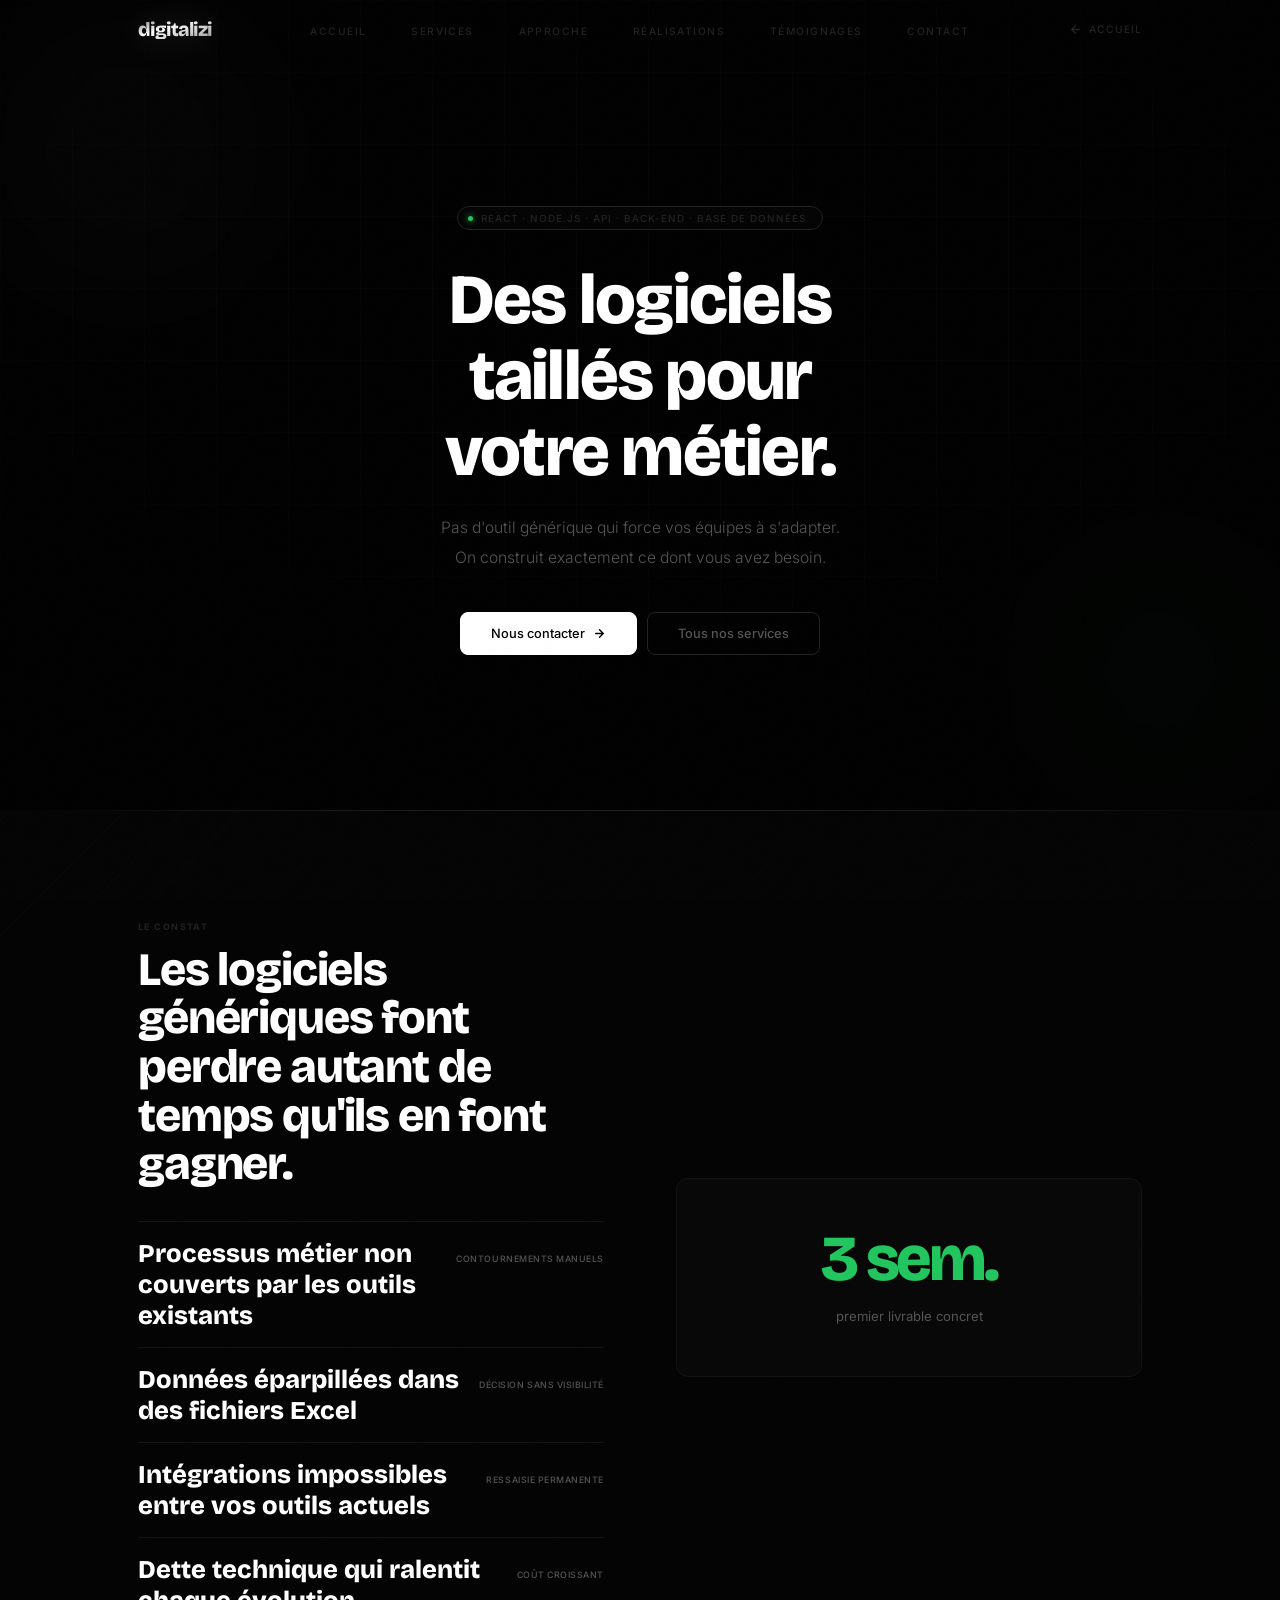
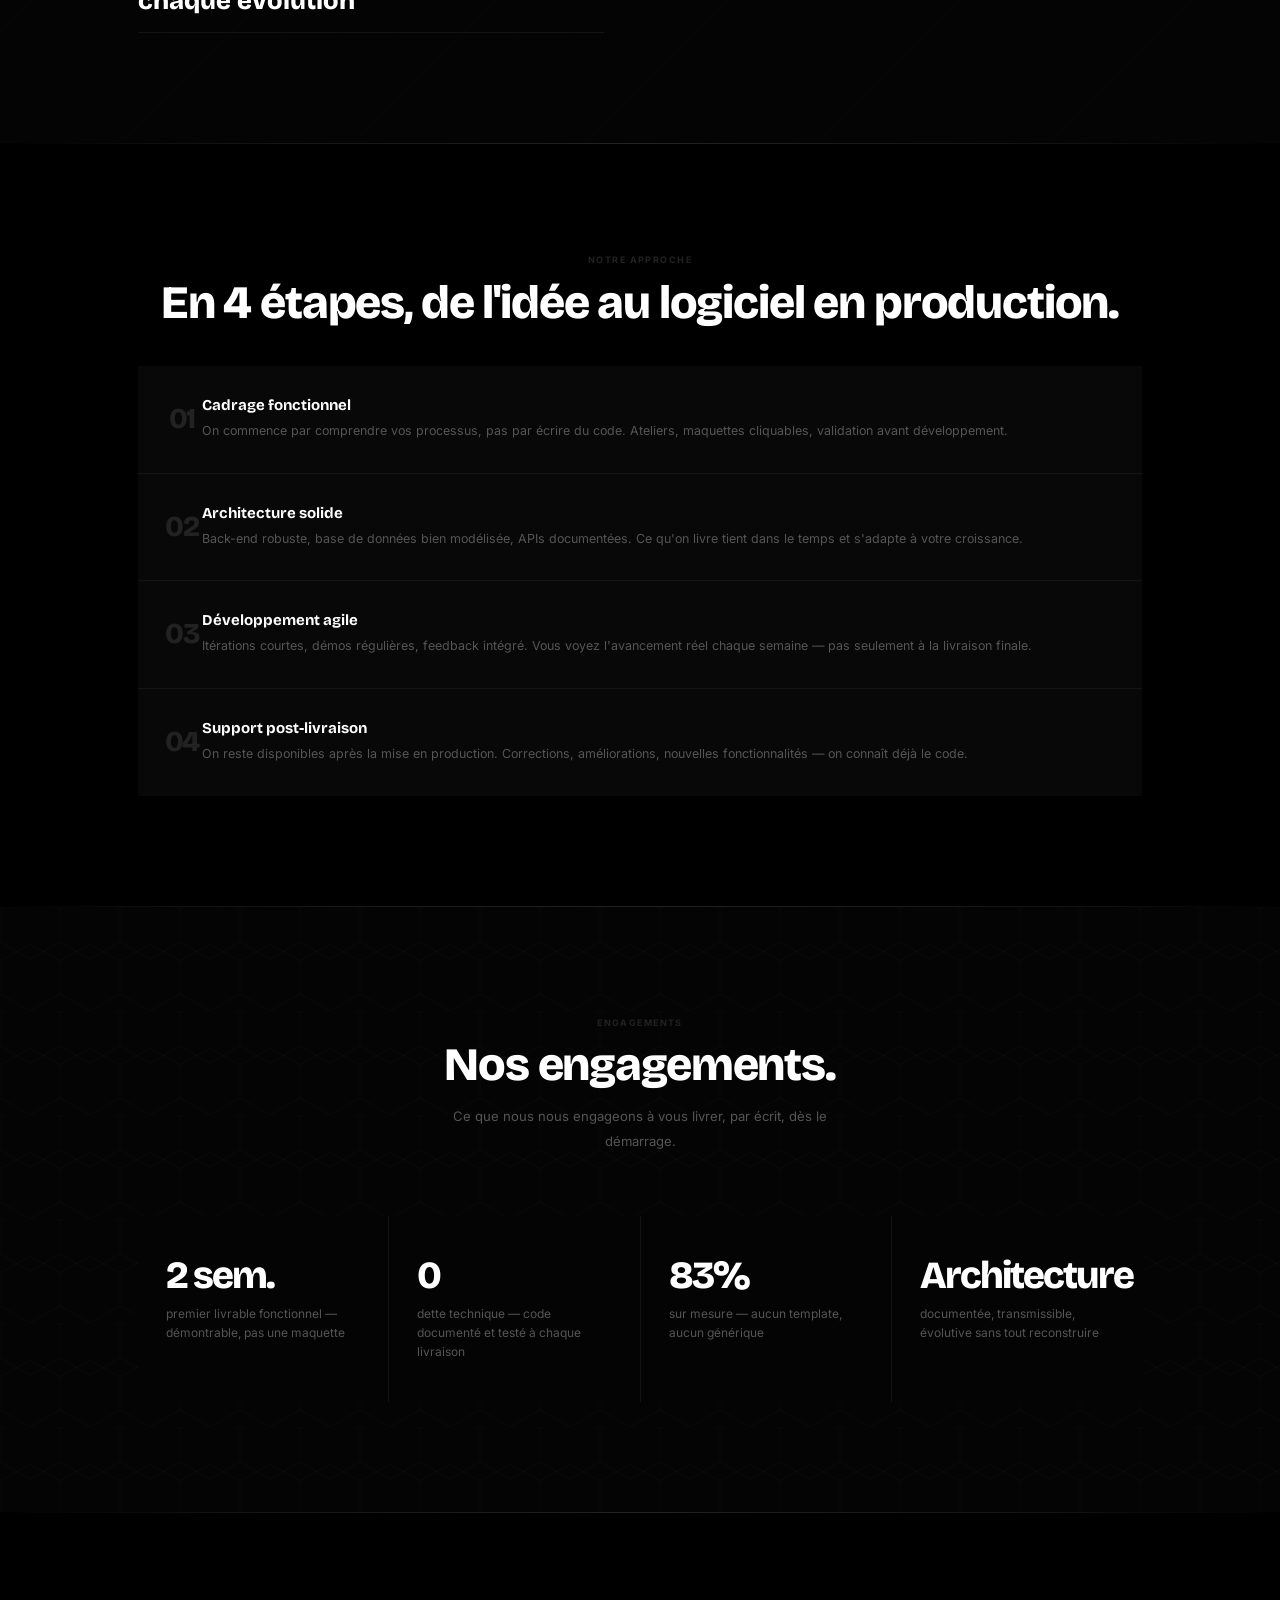
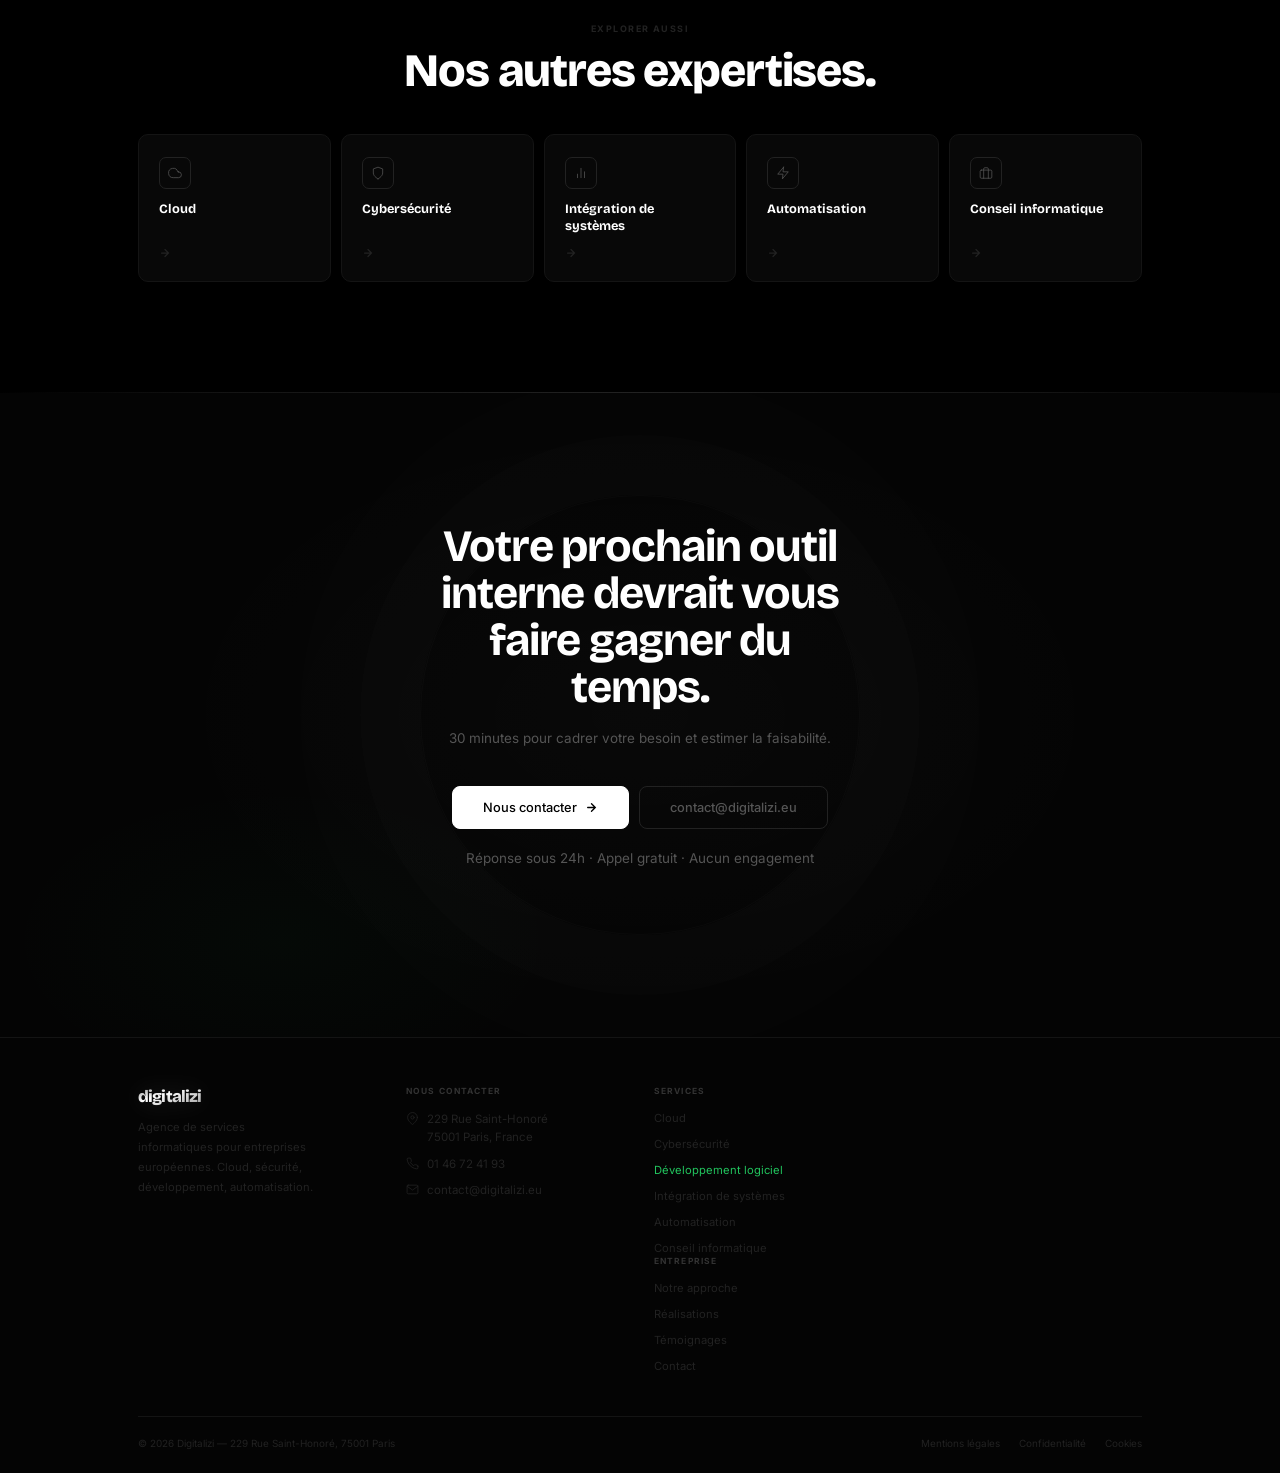
<file: developpement.html>
<!DOCTYPE html>
<html lang="fr">
<head>
<meta charset="UTF-8"/>
<meta name="viewport" content="width=device-width,initial-scale=1.0"/>
<meta name="description" content="Applications web, logiciels métier et APIs sur mesure. React, Node.js, architecture back-end robuste."/>
<title>Développement logiciel — Digitalizi</title>
<link rel="preconnect" href="https://fonts.googleapis.com">
<link href="https://fonts.googleapis.com/css2?family=Inter:ital,wght@0,300;0,400;0,500;0,600;1,300&family=Bricolage+Grotesque:wght@700;800&display=swap" rel="stylesheet">
<style>
*,*::before,*::after{box-sizing:border-box;margin:0;padding:0}
:root{
  --n:#000;--n2:#040404;--n3:#080808;
  --l1:#141414;--l2:#222;--l3:#333;
  --w:#fff;--w2:#e8e8e8;--t:#555;--t2:#222;
  --v:#22c55e;
  --fh:"Bricolage Grotesque",sans-serif;
  --fb:"Inter",sans-serif;
  --ease:cubic-bezier(.16,1,.3,1);
  --e2:cubic-bezier(.4,0,.2,1);
  --max:1100px;
}
html{scroll-behavior:smooth}
body{background:var(--n);color:var(--t);font-family:var(--fb);overflow-x:hidden;-webkit-font-smoothing:antialiased}
h1,h2,h3{font-family:var(--fh);color:var(--w);letter-spacing:-.025em;line-height:1.05}
a{text-decoration:none;color:inherit}
.wrap{max-width:var(--max);margin:0 auto;padding:0 48px}

body::after{content:'';position:fixed;inset:0;z-index:9000;pointer-events:none;opacity:.018;
  background:url("data:image/svg+xml,%3Csvg viewBox='0 0 200 200' xmlns='http://www.w3.org/2000/svg'%3E%3Cfilter id='n'%3E%3CfeTurbulence type='fractalNoise' baseFrequency='0.8' numOctaves='4' stitchTiles='stitch'/%3E%3C/filter%3E%3Crect width='100%25' height='100%25' filter='url(%23n)'/%3E%3C/svg%3E") 0 0/160px}

.rv{opacity:0;transform:translateY(24px);transition:opacity .65s var(--ease),transform .65s var(--ease)}
.rv.on{opacity:1;transform:none}
.rv-l{opacity:0;transform:translateX(-24px);transition:opacity .65s var(--ease),transform .65s var(--ease)}
.rv-l.on{opacity:1;transform:none}

/* ── NAV ── */
.nav{position:fixed;top:0;left:0;right:0;z-index:400;height:60px;display:flex;align-items:center;
  background:transparent;border-bottom:1px solid transparent;
  transition:background .4s var(--e2),backdrop-filter .4s,border-color .4s,height .3s var(--e2)}
.nav.s{background:rgba(0,0,0,.9);backdrop-filter:blur(20px);-webkit-backdrop-filter:blur(20px);border-color:var(--l1);height:52px}
.nav-inner{max-width:var(--max);margin:0 auto;padding:0 48px;width:100%;display:flex;align-items:center;justify-content:space-between}
.nav-logo{display:flex;align-items:center;font-family:var(--fh);font-size:1.22rem;font-weight:800;
  letter-spacing:-.05em;line-height:1;text-transform:lowercase;user-select:none;
  background:linear-gradient(160deg,rgba(255,255,255,.52) 0%,#fff 38%,rgba(255,255,255,.82) 68%,rgba(255,255,255,.58) 100%);
  -webkit-background-clip:text;-webkit-text-fill-color:transparent;background-clip:text;
  filter:drop-shadow(0 0 16px rgba(255,255,255,.18));
  transition:font-size .3s var(--ease),filter .3s var(--ease),transform .25s var(--ease),opacity .25s var(--ease)}
.nav.s .nav-logo{font-size:1.06rem;filter:drop-shadow(0 0 9px rgba(255,255,255,.10))}
.nav-logo:hover{opacity:.65;transform:scale(.97)}
.nav-links{position:absolute;left:50%;transform:translateX(-50%);display:flex;align-items:center;gap:2.8rem;list-style:none}
.nav-links a{font-size:.64rem;font-weight:500;letter-spacing:.14em;text-transform:uppercase;color:var(--t2);position:relative;transition:color .2s}
.nav-links a::after{content:'';position:absolute;bottom:-3px;left:0;width:0;height:1px;background:var(--w);transition:width .22s var(--e2)}
.nav-links a:hover,.nav-links a.on{color:var(--w)}
.nav-links a:hover::after,.nav-links a.on::after{width:100%}

/* Dropdown */
.nav-drop{position:relative}
.nav-drop-menu{position:absolute;top:calc(100% + 18px);left:50%;transform:translateX(-50%);
  background:rgba(4,4,4,.97);backdrop-filter:blur(20px);border:1px solid var(--l1);border-radius:10px;
  padding:8px;min-width:220px;z-index:500;
  visibility:hidden;opacity:0;transform:translateX(-50%) translateY(-6px);
  transition:opacity .22s var(--ease),transform .22s var(--ease),visibility .22s}
.nav-drop-menu.open{visibility:visible;opacity:1;transform:translateX(-50%) translateY(0)}
.nav-drop-menu a{display:flex;align-items:center;gap:8px;padding:8px 12px;font-size:.72rem;color:var(--t);
  border-radius:6px;transition:background .15s,color .15s;white-space:nowrap;text-transform:none;letter-spacing:.01em}
.nav-drop-menu a:hover{background:rgba(255,255,255,.06);color:var(--w)}
.nav-drop-menu a.actif{color:var(--v)}
.drop-dot{width:4px;height:4px;border-radius:50%;background:currentColor;flex-shrink:0}

/* Retour */
.nav-retour{display:flex;align-items:center;gap:7px;font-size:.64rem;font-weight:500;
  letter-spacing:.1em;text-transform:uppercase;color:var(--t2);transition:color .2s}
.nav-retour:hover{color:var(--w)}
.nav-retour svg{transition:transform .2s var(--ease)}
.nav-retour:hover svg{transform:translateX(-3px)}

/* Burger */
.burger{display:none;flex-direction:column;gap:5px;background:none;border:none;cursor:pointer;padding:4px}
.burger span{display:block;width:18px;height:1.5px;background:var(--t);border-radius:2px;
  transition:transform .3s var(--ease),opacity .3s,background .2s}
.burger.o span:nth-child(1){transform:translateY(6.5px) rotate(45deg);background:var(--w)}
.burger.o span:nth-child(2){opacity:0;transform:scaleX(0)}
.burger.o span:nth-child(3){transform:translateY(-6.5px) rotate(-45deg);background:var(--w)}
.mob{position:fixed;top:0;left:0;right:0;bottom:0;background:rgba(0,0,0,.97);backdrop-filter:blur(24px);
  padding:90px 40px 40px;flex-direction:column;gap:0;z-index:390;
  visibility:hidden;opacity:0;pointer-events:none;
  transition:opacity .32s var(--ease),visibility .32s var(--ease);display:flex}
.mob.o{visibility:visible;opacity:1;pointer-events:auto}
.mob a{font-size:1.5rem;font-weight:700;font-family:var(--fh);color:rgba(255,255,255,.3);
  padding:14px 0;border-bottom:1px solid var(--l1);
  transition:color .18s,padding-left .18s var(--ease),transform .3s var(--ease);transform:translateX(-12px)}
.mob.o a{color:rgba(255,255,255,.7);transform:translateX(0)}
.mob.o a:nth-child(1){transition-delay:.05s}
.mob.o a:nth-child(2){transition-delay:.10s}
.mob.o a:nth-child(3){transition-delay:.15s}
.mob.o a:nth-child(4){transition-delay:.20s}
.mob a:hover{color:var(--w);padding-left:8px}

/* ── BOUTONS ── */
.btn{display:inline-flex;align-items:center;gap:8px;padding:13px 30px;border-radius:8px;
  border:1px solid transparent;font-family:var(--fb);font-size:.8rem;font-weight:500;cursor:pointer;
  position:relative;overflow:hidden;
  transition:background .22s var(--e2),color .22s,border-color .22s,transform .22s var(--ease),box-shadow .22s}
.btn::before{content:'';position:absolute;top:0;left:-100%;width:60%;height:100%;
  background:linear-gradient(90deg,transparent,rgba(255,255,255,.07),transparent);
  transition:left .44s var(--e2);pointer-events:none}
.btn:hover::before{left:150%}
.btn svg{transition:transform .2s var(--e2);flex-shrink:0}
.btn:hover svg{transform:translateX(3px)}
.btn:active{transform:scale(.97)}
.bw{background:var(--w);color:#000;border-color:var(--w)}
.bw:hover{background:var(--w2);transform:translateY(-2px);box-shadow:0 6px 24px rgba(255,255,255,.1)}
.bo{background:transparent;color:var(--t);border-color:var(--l2)}
.bo:hover{border-color:var(--l3);color:var(--w);transform:translateY(-2px)}

/* Sep */
.sep{height:1px;background:linear-gradient(90deg,transparent,var(--l1) 18%,var(--l2) 50%,var(--l1) 82%,transparent);
  transform-origin:left;transform:scaleX(0);opacity:0;transition:transform .8s var(--ease),opacity .4s}
.sep.on{transform:scaleX(1);opacity:1}

section{padding:110px 0}
.stag{display:block;font-size:.56rem;font-weight:700;letter-spacing:.16em;text-transform:uppercase;color:var(--t2);margin-bottom:.85rem;text-align:center}
.stitre{font-size:clamp(1.9rem,3.8vw,2.9rem);font-weight:800;text-align:center;margin-bottom:.85rem}
.ssous{text-align:center;color:var(--t);max-width:440px;margin:0 auto 3.8rem;font-size:.82rem;line-height:1.95}

@media(max-width:640px){
  .wrap{padding:0 22px}
  .nav-inner{padding:0 22px}
  .nav-links,.nav-retour{display:none}
  .burger{display:flex}
  section{padding:80px 0}
}
@media(prefers-reduced-motion:reduce){
  *,*::before,*::after{transition-duration:.01ms!important;animation-duration:.01ms!important}
  .sep{transform:scaleX(1);opacity:1}
  .rv,.rv-l{opacity:1;transform:none}
}

/* ── HERO ── */
.hero{position:relative;min-height:90vh;display:flex;flex-direction:column;align-items:center;justify-content:center;text-align:center;padding:140px 48px 90px;overflow:hidden}
.hg{position:absolute;inset:0;z-index:0;pointer-events:none;
  background-image:linear-gradient(rgba(255,255,255,.022) 1px,transparent 1px),linear-gradient(90deg,rgba(255,255,255,.022) 1px,transparent 1px);
  background-size:72px 72px;
  -webkit-mask-image:radial-gradient(ellipse 88% 70% at 50% 36%,black 0%,transparent 100%);
  mask-image:radial-gradient(ellipse 88% 70% at 50% 36%,black 0%,transparent 100%)}
.orb{position:absolute;border-radius:50%;pointer-events:none;z-index:0;filter:blur(88px)}
.o1{width:420px;height:420px;top:-60px;left:-80px;background:radial-gradient(circle,rgba(255,255,255,.034) 0%,transparent 70%);animation:of1 22s ease-in-out infinite}
.o2{width:360px;height:360px;bottom:-40px;right:-60px;background:radial-gradient(circle,rgba(34,197,94,.048) 0%,transparent 70%);animation:of2 26s ease-in-out infinite}
@keyframes of1{0%,100%{transform:translate(0,0)}35%{transform:translate(52px,38px)}70%{transform:translate(-22px,56px)}}
@keyframes of2{0%,100%{transform:translate(0,0)}40%{transform:translate(-44px,-36px)}75%{transform:translate(28px,-52px)}}
.hbody{position:relative;z-index:1;max-width:760px}
.badge{display:inline-flex;align-items:center;gap:8px;border:1px solid var(--l2);border-radius:100px;
  padding:5px 16px 5px 10px;margin-bottom:2rem;font-size:.62rem;font-weight:500;color:var(--t2);
  letter-spacing:.1em;text-transform:uppercase;background:rgba(255,255,255,.014);backdrop-filter:blur(4px);
  opacity:0;animation:fu .6s var(--ease) .1s forwards}
.bdot{width:5px;height:5px;border-radius:50%;background:var(--v);box-shadow:0 0 7px var(--v);flex-shrink:0;animation:gp 2.2s ease-in-out infinite}
@keyframes gp{0%,100%{opacity:1}50%{opacity:.28}}
.h1{font-size:clamp(2.6rem,5.5vw,5.2rem);font-weight:800;line-height:.95;margin-bottom:1.4rem}
.hl{display:block;overflow:hidden;line-height:1.08}
.hl span{display:block;opacity:0;transform:translateY(105%);animation:slideUp .8s var(--ease) both}
.hl:nth-child(1) span{animation-delay:.2s}
.hl:nth-child(2) span{animation-delay:.35s}
.hl:nth-child(3) span{animation-delay:.5s}
@keyframes slideUp{to{opacity:1;transform:translateY(0)}}
.hsub{font-size:clamp(.88rem,1.5vw,.98rem);color:var(--t);font-weight:300;max-width:420px;margin:0 auto 2.4rem;line-height:1.95;opacity:0;animation:fu .7s var(--ease) .75s forwards}
.hbtns{display:flex;gap:10px;justify-content:center;flex-wrap:wrap;opacity:0;animation:fu .7s var(--ease) .9s forwards}
@keyframes fu{from{opacity:0;transform:translateY(12px)}to{opacity:1;transform:none}}

/* ── PROBLÈME ── */
.prob-sec{background:var(--n2);position:relative;overflow:hidden}
.prob-sec::before{content:'';position:absolute;inset:0;pointer-events:none;background:repeating-linear-gradient(-45deg,transparent,transparent 40px,rgba(255,255,255,.009) 40px,rgba(255,255,255,.009) 41px)}
.prob-sec .wrap{position:relative;z-index:1;display:grid;grid-template-columns:1fr 1fr;gap:72px;align-items:center}
.prob-left .stitre{text-align:left}
.prob-left .stag{text-align:left}
.pl{display:flex;align-items:baseline;justify-content:space-between;font-family:var(--fh);font-size:clamp(1.1rem,2vw,1.6rem);font-weight:800;color:var(--w);padding:16px 0;border-bottom:1px solid var(--l1)}
.pl:first-child{border-top:1px solid var(--l1)}
.pp{font-family:var(--fb);font-size:.55rem;font-weight:500;color:var(--t);letter-spacing:.06em;text-transform:uppercase;flex-shrink:0;margin-left:12px;white-space:nowrap}
.prob-stat{display:flex;flex-direction:column;align-items:center;justify-content:center;text-align:center;gap:14px;padding:48px 32px;border:1px solid var(--l1);border-radius:12px;background:var(--n3)}
.prob-stat-n{font-family:var(--fh);font-size:4rem;font-weight:800;color:var(--v);letter-spacing:-.05em;line-height:1}
.prob-stat-l{font-size:.82rem;color:var(--t);line-height:1.75;max-width:200px}

/* ── APPROCHE ── */
.ap-list{display:flex;flex-direction:column;gap:1px;background:var(--l1)}
.ap-item{background:var(--n3);display:grid;grid-template-columns:64px 1fr;position:relative;overflow:hidden;transition:background .2s}
.ap-item::after{content:'';position:absolute;bottom:0;left:0;right:0;height:1px;background:linear-gradient(90deg,var(--v),rgba(34,197,94,.18),transparent);transform:scaleX(0);transform-origin:left;transition:transform .4s var(--ease)}
.ap-item:hover{background:var(--n2)}
.ap-item:hover::after{transform:scaleX(1)}
.ap-n{font-family:var(--fh);font-size:1.8rem;font-weight:800;color:var(--l2);letter-spacing:-.05em;line-height:1;display:flex;align-items:center;justify-content:center;padding:30px 0 30px 24px;transition:color .25s}
.ap-item:hover .ap-n{color:var(--l3)}
.ap-body{padding:30px 32px 30px 0}
.ap-titre{font-size:.94rem;font-weight:700;color:var(--w);font-family:var(--fh);margin-bottom:6px}
.ap-desc{font-size:.78rem;color:var(--t);line-height:1.82}

/* ── RÉSULTATS ── */
.res-sec{background:var(--n2);position:relative;overflow:hidden}
.res-sec::before{content:'';position:absolute;inset:0;pointer-events:none;background:url("data:image/svg+xml,%3Csvg xmlns='http://www.w3.org/2000/svg' width='60' height='104'%3E%3Cpath d='M30 52L0 35V2l30-17 30 17v33z' fill='none' stroke='rgba(255,255,255,.016)' stroke-width='1'/%3E%3Cpath d='M30 104L0 87V54l30-17 30 17v33z' fill='none' stroke='rgba(255,255,255,.016)' stroke-width='1'/%3E%3C/svg%3E") 0 0/60px 104px}
.res-sec .wrap{position:relative;z-index:1}
.res-grid{display:grid;grid-template-columns:repeat(4,1fr);gap:1px;background:var(--l1)}
.res-item{background:var(--n2);padding:40px 28px;display:flex;flex-direction:column;gap:10px;position:relative;overflow:hidden;transition:background .2s}
.res-item::after{content:'';position:absolute;bottom:0;left:0;right:0;height:2px;background:linear-gradient(90deg,var(--v),rgba(34,197,94,.3),transparent);transform:scaleX(0);transform-origin:left;transition:transform .4s var(--ease)}
.res-item:hover{background:var(--n3)}
.res-item:hover::after{transform:scaleX(1)}
.res-val{font-family:var(--fh);font-size:2.4rem;font-weight:800;color:var(--w);letter-spacing:-.05em;line-height:1}
.res-label{font-size:.75rem;color:var(--t);line-height:1.6;white-space:pre-line}

/* ── AUTRES SERVICES ── */
.autres-sec{background:var(--n)}
.autres-grid{display:grid;grid-template-columns:repeat(5,1fr);gap:10px;margin-top:2.4rem}
.autre-card{display:flex;flex-direction:column;align-items:flex-start;gap:12px;padding:22px 20px;
  border:1px solid var(--l1);border-radius:10px;background:var(--n3);
  transition:border-color .22s,background .22s,transform .25s var(--ease)}
.autre-card:hover{border-color:var(--l2);background:var(--n2);transform:translateY(-4px)}
.autre-ico{width:32px;height:32px;border:1px solid var(--l2);border-radius:7px;display:flex;align-items:center;justify-content:center;transition:border-color .2s}
.autre-ico svg{width:14px;height:14px;stroke:var(--t);fill:none;stroke-width:1.35;stroke-linecap:round;stroke-linejoin:round;transition:stroke .2s}
.autre-card:hover .autre-ico{border-color:var(--l3)}
.autre-card:hover .autre-ico svg{stroke:var(--w2)}
.autre-nom{font-size:.8rem;font-weight:700;color:var(--w);font-family:var(--fh);flex:1;line-height:1.3}
.autre-arrow{stroke:var(--t2);fill:none;margin-top:auto;transition:transform .2s var(--ease),stroke .2s}
.autre-card:hover .autre-arrow{transform:translateX(3px);stroke:var(--v)}

/* ── CTA FINAL ── */
.cta-sec{position:relative;overflow:hidden;padding:130px 0;text-align:center;
  background:radial-gradient(ellipse 58% 72% at 50% 50%,rgba(255,255,255,.018) 0%,transparent 65%),
             radial-gradient(ellipse 36% 40% at 22% 85%,rgba(34,197,94,.028) 0%,transparent 60%),
             var(--n2)}
.cta-sec::before{content:'';position:absolute;top:50%;left:50%;transform:translate(-50%,-50%);
  width:440px;height:440px;border-radius:50%;border:1px solid rgba(255,255,255,.018);
  box-shadow:0 0 0 60px rgba(255,255,255,.007),0 0 0 120px rgba(255,255,255,.004);
  pointer-events:none;animation:ring 7s ease-in-out infinite}
@keyframes ring{0%,100%{transform:translate(-50%,-50%) scale(1);opacity:.8}50%{transform:translate(-50%,-50%) scale(1.07);opacity:.3}}
.cta-sec .wrap{position:relative;z-index:1;max-width:500px}
.cta-sec h2{font-size:clamp(1.9rem,3.5vw,2.8rem);margin-bottom:.9rem}
.cta-sec p{font-size:.84rem;color:var(--t);line-height:1.95;margin-bottom:2.2rem}
.cta-btns{display:flex;gap:10px;justify-content:center;flex-wrap:wrap}
.cta-note{font-size:.62rem;color:var(--t2);margin-top:1rem}

/* ── FOOTER ── */
.footer{background:var(--n2);border-top:1px solid var(--l1);padding:48px 0 24px}
.footer-inner{display:flex;justify-content:space-between;align-items:flex-start;flex-wrap:wrap;gap:32px;margin-bottom:32px}
.fb-logo{font-family:var(--fh);font-size:1.05rem;font-weight:800;letter-spacing:-.05em;text-transform:lowercase;
  background:linear-gradient(160deg,rgba(255,255,255,.52) 0%,#fff 38%,rgba(255,255,255,.82) 68%,rgba(255,255,255,.58) 100%);
  -webkit-background-clip:text;-webkit-text-fill-color:transparent;background-clip:text;
  filter:drop-shadow(0 0 12px rgba(255,255,255,.14));display:inline-block;margin-bottom:10px}
.fb p{font-size:.7rem;color:var(--t2);line-height:1.8;max-width:180px}
.flinks{display:flex;gap:48px;flex-wrap:wrap}
.fh{font-size:.53rem;font-weight:700;letter-spacing:.13em;text-transform:uppercase;color:var(--l3);margin-bottom:10px}
.fcol ul{list-style:none;display:flex;flex-direction:column;gap:6px}
.fcol a{font-size:.7rem;color:var(--t2);display:inline-block;transition:color .18s,transform .18s var(--ease)}
.fcol a:hover{color:var(--t);transform:translateX(3px)}
.fcol a.actif{color:var(--v)}
.fbot{display:flex;justify-content:space-between;align-items:center;flex-wrap:wrap;gap:10px;padding-top:20px;border-top:1px solid var(--l1)}
.fbot-copy{font-size:.62rem;color:var(--t2)}
.fbot-links{display:flex;gap:1.2rem}
.fbot-links a{font-size:.62rem;color:var(--t2);transition:color .18s}
.fbot-links a:hover{color:var(--t)}

@media(max-width:900px){
  .prob-sec .wrap{grid-template-columns:1fr;gap:44px}
  .res-grid{grid-template-columns:repeat(2,1fr)}
  .autres-grid{grid-template-columns:repeat(3,1fr)}
}
@media(max-width:640px){
  .hero{padding:120px 22px 80px;min-height:auto}
  .autres-grid{grid-template-columns:repeat(2,1fr)}
  .res-grid{grid-template-columns:1fr 1fr}
  .fbot{flex-direction:column;text-align:center}
}

.mob-sep{font-size:.52rem;font-weight:700;letter-spacing:.14em;text-transform:uppercase;color:var(--l3);padding:18px 0 6px;border-bottom:1px solid var(--l1)}
.mob a[href*=".html"]:not([href="index.html"]){font-size:1rem;color:rgba(255,255,255,.45);padding:10px 0}

/* ── Footer contact ── */
.footer-contact{}
.footer-contact-titre{font-size:.53rem;font-weight:700;letter-spacing:.13em;text-transform:uppercase;color:var(--l3);margin-bottom:14px}
.footer-contact-item{display:flex;align-items:flex-start;gap:8px;font-size:.72rem;color:var(--t2);line-height:1.6;margin-bottom:8px}
.footer-contact-item svg{stroke:var(--t2);fill:none;stroke-width:1.5;stroke-linecap:round;stroke-linejoin:round;width:13px;height:13px;flex-shrink:0;margin-top:2px}
.footer-contact-item a{color:var(--t2);transition:color .18s}
.footer-contact-item a:hover{color:var(--t)}
.footer-top{display:grid;grid-template-columns:220px 200px 1fr;gap:48px;margin-bottom:42px}
@media(max-width:960px){.footer-top{grid-template-columns:1fr 1fr}}
@media(max-width:640px){.footer-top{grid-template-columns:1fr}}

</style>
</head>
<body>

<nav class="nav" id="nav">
  <div class="nav-inner">
    <a href="index.html" class="nav-logo">digitalizi</a>
    <ul class="nav-links">
      <li><a href="index.html">Accueil</a></li>
      <li class="nav-drop">
        <a href="index.html#services" id="drop-trigger">Services</a>
        <div class="nav-drop-menu" id="drop-menu">
          <a href="cloud.html" class=""><span class="drop-dot"></span>Cloud</a><a href="cybersecurite.html" class=""><span class="drop-dot"></span>Cybersécurité</a><a href="developpement.html" class="actif"><span class="drop-dot"></span>Développement logiciel</a><a href="integration.html" class=""><span class="drop-dot"></span>Intégration de systèmes</a><a href="automatisation.html" class=""><span class="drop-dot"></span>Automatisation</a><a href="conseil.html" class=""><span class="drop-dot"></span>Conseil informatique</a>
        </div>
      </li>
      <li><a href="index.html#pourquoi">Approche</a></li>
      <li><a href="index.html#realisations">Réalisations</a></li>
      <li><a href="index.html#temoignages">Témoignages</a></li>
      <li><a href="index.html#contact">Contact</a></li>
    </ul>
    <a href="index.html" class="nav-retour">
      <svg width="13" height="13" viewBox="0 0 24 24" fill="none" stroke="currentColor" stroke-width="2.5" stroke-linecap="round"><path d="M19 12H5M12 19l-7-7 7-7"/></svg>
      Accueil
    </a>
    <button class="burger" id="burger" aria-label="Menu" aria-expanded="false"><span></span><span></span><span></span></button>
  </div>
</nav>

<div class="mob" id="mob" role="navigation" aria-label="Menu mobile">
  <a href="index.html" onclick="cm()">Accueil</a>
  <div class="mob-sep">Services</div>
  <a href="cloud.html" onclick="cm()">— Cloud</a>
  <a href="cybersecurite.html" onclick="cm()">— Cybersécurité</a>
  <a href="developpement.html" onclick="cm()">— Développement logiciel</a>
  <a href="integration.html" onclick="cm()">— Intégration de systèmes</a>
  <a href="automatisation.html" onclick="cm()">— Automatisation</a>
  <a href="conseil.html" onclick="cm()">— Conseil informatique</a>
  <a href="index.html#realisations" onclick="cm()">Réalisations</a>
  <a href="index.html#temoignages" onclick="cm()">Témoignages</a>
  <a href="index.html#pourquoi" onclick="cm()">Approche</a>
  <a href="index.html#contact" onclick="cm()">Contact</a>
</div>

<!-- HERO -->
<section class="hero">
  <div class="hg"></div>
  <div class="orb o1"></div>
  <div class="orb o2"></div>
  <div class="hbody">
    <div class="badge"><span class="bdot"></span>React · Node.js · API · Back-end · Base de données</div>
    <h1 class="h1"><span class="hl"><span>Des logiciels</span></span><span class="hl"><span>taillés pour</span></span><span class="hl"><span>votre métier.</span></span></h1>
    <p class="hsub">Pas d'outil générique qui force vos équipes à s'adapter. On construit exactement ce dont vous avez besoin.</p>
    <div class="hbtns">
      <a href="index.html#contact" class="btn bw">Nous contacter <svg width="13" height="13" viewBox="0 0 24 24" fill="none" stroke="currentColor" stroke-width="2.5" stroke-linecap="round"><path d="M5 12h14M12 5l7 7-7 7"/></svg></a>
      <a href="index.html#services" class="btn bo">Tous nos services</a>
    </div>
  </div>
</section>

<div class="sep"></div>

<!-- PROBLÈME -->
<section class="prob-sec">
  <div class="wrap">
    <div class="prob-left">
      <span class="stag rv">Le constat</span>
      <h2 class="stitre rv">Les logiciels génériques font perdre autant de temps qu'ils en font gagner.</h2>
      <div class="rv" style="margin-top:2rem"><div class="pl"><span>Processus métier non couverts par les outils existants</span><span class="pp">Contournements manuels</span></div><div class="pl"><span>Données éparpillées dans des fichiers Excel</span><span class="pp">Décision sans visibilité</span></div><div class="pl"><span>Intégrations impossibles entre vos outils actuels</span><span class="pp">Ressaisie permanente</span></div><div class="pl"><span>Dette technique qui ralentit chaque évolution</span><span class="pp">Coût croissant</span></div></div>
    </div>
    <div class="prob-stat rv">
      <div class="prob-stat-n val-anim">3 sem.</div>
      <p class="prob-stat-l">premier livrable concret</p>
    </div>
  </div>
</section>

<div class="sep"></div>

<!-- APPROCHE -->
<section style="background:var(--n);padding:110px 0">
  <div class="wrap">
    <span class="stag rv">Notre approche</span>
    <h2 class="stitre rv" style="margin-bottom:2.4rem">En 4 étapes, de l'idée au logiciel en production.</h2>
    <div class="ap-list">
      <div class="ap-item rv">
          <div class="ap-n">01</div>
          <div class="ap-body">
            <div class="ap-titre">Cadrage fonctionnel</div>
            <p class="ap-desc">On commence par comprendre vos processus, pas par écrire du code. Ateliers, maquettes cliquables, validation avant développement.</p>
          </div>
        </div><div class="ap-item rv">
          <div class="ap-n">02</div>
          <div class="ap-body">
            <div class="ap-titre">Architecture solide</div>
            <p class="ap-desc">Back-end robuste, base de données bien modélisée, APIs documentées. Ce qu'on livre tient dans le temps et s'adapte à votre croissance.</p>
          </div>
        </div><div class="ap-item rv">
          <div class="ap-n">03</div>
          <div class="ap-body">
            <div class="ap-titre">Développement agile</div>
            <p class="ap-desc">Itérations courtes, démos régulières, feedback intégré. Vous voyez l'avancement réel chaque semaine — pas seulement à la livraison finale.</p>
          </div>
        </div><div class="ap-item rv">
          <div class="ap-n">04</div>
          <div class="ap-body">
            <div class="ap-titre">Support post-livraison</div>
            <p class="ap-desc">On reste disponibles après la mise en production. Corrections, améliorations, nouvelles fonctionnalités — on connaît déjà le code.</p>
          </div>
        </div>
    </div>
  </div>
</section>

<div class="sep"></div>

<!-- RÉSULTATS -->
<section class="res-sec">
  <div class="wrap">
    <span class="stag rv">Engagements</span>
    <h2 class="stitre rv">Nos engagements.</h2>
    <p class="ssous rv">Ce que nous nous engageons à vous livrer, par écrit, dès le démarrage.</p>
    <div class="res-grid">
      <div class="res-item rv"><div class="res-val val-anim">3 sem.</div><div class="res-label">premier livrable fonctionnel — démontrable, pas une maquette</div></div><div class="res-item rv"><div class="res-val val-anim">0</div><div class="res-label">dette technique — code documenté et testé à chaque livraison</div></div><div class="res-item rv"><div class="res-val val-anim">100%</div><div class="res-label">sur mesure — aucun template, aucun générique</div></div><div class="res-item rv"><div class="res-val val-anim">Architecture</div><div class="res-label">documentée, transmissible, évolutive sans tout reconstruire</div></div>
    </div>
  </div>
</section>

<div class="sep"></div>

<!-- AUTRES SERVICES -->
<section class="autres-sec">
  <div class="wrap">
    <span class="stag rv">Explorer aussi</span>
    <h2 class="stitre rv">Nos autres expertises.</h2>
    <div class="autres-grid">
      <a href="cloud.html" class="autre-card rv"><div class="autre-ico"><svg viewBox="0 0 24 24" fill="none" stroke="currentColor" stroke-width="1.35" stroke-linecap="round" stroke-linejoin="round"><path d="M18 10h-1.26A8 8 0 109 20h9a5 5 0 000-10z"/></svg></div><div class="autre-nom">Cloud</div><svg class="autre-arrow" width="12" height="12" viewBox="0 0 24 24" fill="none" stroke="currentColor" stroke-width="2.5" stroke-linecap="round"><path d="M5 12h14M12 5l7 7-7 7"/></svg></a><a href="cybersecurite.html" class="autre-card rv"><div class="autre-ico"><svg viewBox="0 0 24 24" fill="none" stroke="currentColor" stroke-width="1.35" stroke-linecap="round" stroke-linejoin="round"><path d="M12 22s8-4 8-10V5l-8-3-8 3v7c0 6 8 10 8 10z"/></svg></div><div class="autre-nom">Cybersécurité</div><svg class="autre-arrow" width="12" height="12" viewBox="0 0 24 24" fill="none" stroke="currentColor" stroke-width="2.5" stroke-linecap="round"><path d="M5 12h14M12 5l7 7-7 7"/></svg></a><a href="integration.html" class="autre-card rv"><div class="autre-ico"><svg viewBox="0 0 24 24" fill="none" stroke="currentColor" stroke-width="1.35" stroke-linecap="round" stroke-linejoin="round"><path d="M18 20V10"/><path d="M12 20V4"/><path d="M6 20v-6"/></svg></div><div class="autre-nom">Intégration de systèmes</div><svg class="autre-arrow" width="12" height="12" viewBox="0 0 24 24" fill="none" stroke="currentColor" stroke-width="2.5" stroke-linecap="round"><path d="M5 12h14M12 5l7 7-7 7"/></svg></a><a href="automatisation.html" class="autre-card rv"><div class="autre-ico"><svg viewBox="0 0 24 24" fill="none" stroke="currentColor" stroke-width="1.35" stroke-linecap="round" stroke-linejoin="round"><polygon points="13 2 3 14 12 14 11 22 21 10 12 10 13 2"/></svg></div><div class="autre-nom">Automatisation</div><svg class="autre-arrow" width="12" height="12" viewBox="0 0 24 24" fill="none" stroke="currentColor" stroke-width="2.5" stroke-linecap="round"><path d="M5 12h14M12 5l7 7-7 7"/></svg></a><a href="conseil.html" class="autre-card rv"><div class="autre-ico"><svg viewBox="0 0 24 24" fill="none" stroke="currentColor" stroke-width="1.35" stroke-linecap="round" stroke-linejoin="round"><rect x="2" y="7" width="20" height="14" rx="2" ry="2"/><path d="M16 21V5a2 2 0 00-2-2h-4a2 2 0 00-2 2v16"/></svg></div><div class="autre-nom">Conseil informatique</div><svg class="autre-arrow" width="12" height="12" viewBox="0 0 24 24" fill="none" stroke="currentColor" stroke-width="2.5" stroke-linecap="round"><path d="M5 12h14M12 5l7 7-7 7"/></svg></a>
    </div>
  </div>
</section>

<div class="sep"></div>

<!-- CTA -->
<section class="cta-sec">
  <div class="wrap rv">
    <h2>Votre prochain outil interne devrait vous faire gagner du temps.</h2>
    <p>30 minutes pour cadrer votre besoin et estimer la faisabilité.</p>
    <div class="cta-btns">
      <a href="index.html#contact" class="btn bw">Nous contacter <svg width="13" height="13" viewBox="0 0 24 24" fill="none" stroke="currentColor" stroke-width="2.5" stroke-linecap="round"><path d="M5 12h14M12 5l7 7-7 7"/></svg></a>
      <a href="mailto:contact@digitalizi.eu" class="btn bo">contact@digitalizi.eu</a>
    </div>
    <p class="cta-note">Réponse sous 24h · Appel gratuit · Aucun engagement</p>
  </div>
</section>

<!-- FOOTER -->
<footer class="footer">
  <div class="wrap">
    <div class="footer-top">
      <div class="fb">
        <a href="index.html" class="fb-logo">digitalizi</a>
        <p>Agence de services informatiques pour entreprises européennes. Cloud, sécurité, développement, automatisation.</p>
      </div>
      <div class="footer-contact">
        <div class="footer-contact-titre">Nous contacter</div>
        <div class="footer-contact-item">
          <svg viewBox="0 0 24 24"><path d="M21 10c0 7-9 13-9 13s-9-6-9-13a9 9 0 0118 0z"/><circle cx="12" cy="10" r="3"/></svg>
          229 Rue Saint-Honoré<br>75001 Paris, France
        </div>
        <div class="footer-contact-item">
          <svg viewBox="0 0 24 24"><path d="M22 16.92v3a2 2 0 01-2.18 2 19.79 19.79 0 01-8.63-3.07 19.5 19.5 0 01-6-6 19.79 19.79 0 01-3.07-8.67A2 2 0 014.11 2h3a2 2 0 012 1.72 12.84 12.84 0 00.7 2.81 2 2 0 01-.45 2.11L8.09 9.91a16 16 0 006 6l1.27-1.27a2 2 0 012.11-.45 12.84 12.84 0 002.81.7A2 2 0 0122 16.92z"/></svg>
          <a href="tel:0146724193">01 46 72 41 93</a>
        </div>
        <div class="footer-contact-item">
          <svg viewBox="0 0 24 24"><path d="M4 4h16c1.1 0 2 .9 2 2v12c0 1.1-.9 2-2 2H4c-1.1 0-2-.9-2-2V6c0-1.1.9-2 2-2z"/><polyline points="22,6 12,13 2,6"/></svg>
          <a href="mailto:contact@digitalizi.eu">contact@digitalizi.eu</a>
        </div>
      </div>
      <div class="fcols">
        <div class="fcol">
          <div class="fh">Services</div>
          <ul><li><a href="cloud.html">Cloud</a></li><li><a href="cybersecurite.html">Cybersécurité</a></li><li><a href="developpement.html" class="actif">Développement logiciel</a></li><li><a href="integration.html">Intégration de systèmes</a></li><li><a href="automatisation.html">Automatisation</a></li><li><a href="conseil.html">Conseil informatique</a></li></ul>
        </div>
        <div class="fcol">
          <div class="fh">Entreprise</div>
          <ul>
            <li><a href="index.html#pourquoi">Notre approche</a></li>
            <li><a href="index.html#realisations">Réalisations</a></li>
            <li><a href="index.html#temoignages">Témoignages</a></li>
            <li><a href="index.html#contact">Contact</a></li>
          </ul>
        </div>
      </div>
    </div>
    <div class="fbot">
      <span class="fbot-copy">© 2026 Digitalizi — 229 Rue Saint-Honoré, 75001 Paris</span>
      <div class="fbot-links">
        <a href="mentions.html">Mentions légales</a>
        <a href="mentions.html#rgpd">Confidentialité</a>
        <a href="mentions.html#cookies">Cookies</a>
      </div>
    </div>
  </div>
</footer>

<script>

/* NAV */
const nav=document.getElementById('nav'),bg=document.getElementById('burger'),mob=document.getElementById('mob');
let mo=false;
function cm(){mo=false;mob.classList.remove('o');bg.classList.remove('o');bg.setAttribute('aria-expanded','false');document.body.style.overflow='';}
bg.addEventListener('click',()=>{mo=!mo;mob.classList.toggle('o',mo);bg.classList.toggle('o',mo);bg.setAttribute('aria-expanded',String(mo));document.body.style.overflow=mo?'hidden':'';
  document.getElementById('drop-menu')?.classList.remove('open');});
window.addEventListener('scroll',()=>nav.classList.toggle('s',window.scrollY>58),{passive:true});

/* Dropdown */
const dT=document.getElementById('drop-trigger'),dM=document.getElementById('drop-menu');
if(dT&&dM){
  let dt=null;
  function openD(){clearTimeout(dt);dM.classList.add('open')}
  function closeD(){dt=setTimeout(()=>dM.classList.remove('open'),200)}
  dT.parentElement.addEventListener('mouseenter',openD);
  dT.parentElement.addEventListener('mouseleave',closeD);
  dM.addEventListener('mouseenter',()=>clearTimeout(dt));
  dM.addEventListener('mouseleave',closeD);
  dT.addEventListener('click',e=>{e.preventDefault();dM.classList.contains('open')?closeD():openD();});
}

/* Reveal */
const obs=new IntersectionObserver(es=>{es.forEach(e=>{if(e.isIntersecting){e.target.classList.add('on');obs.unobserve(e.target);}})},{threshold:.08,rootMargin:'0px 0px -30px 0px'});
document.querySelectorAll('.rv,.rv-l').forEach(el=>obs.observe(el));

/* Sep reveal */
const so=new IntersectionObserver(es=>{es.forEach(e=>{if(e.isIntersecting){setTimeout(()=>e.target.classList.add('on'),150);so.unobserve(e.target);}})},{threshold:.05});
document.querySelectorAll('.sep').forEach(s=>so.observe(s));

/* Compteur */
const noMotion=window.matchMedia('(prefers-reduced-motion:reduce)').matches;
if(!noMotion){
  function easeOut(t){return 1-(1-t)**3}
  function counter(el,dur){
    const raw=el.dataset.orig||el.textContent.trim();
    el.dataset.orig=raw;
    const m=raw.match(/^([+\-]?)(\d+)([\s\S]*)$/);
    if(!m)return;
    const s=performance.now();
    (function f(n){const p=Math.min((n-s)/dur,1);el.textContent=m[1]+Math.round(+m[2]*easeOut(p))+m[3];if(p<1)requestAnimationFrame(f);else el.textContent=raw;})(s);
  }
  const co=new IntersectionObserver(es=>{es.forEach(e=>{if(e.isIntersecting){counter(e.target,1600);co.unobserve(e.target);}});},{threshold:.6});
  document.querySelectorAll('.val-anim').forEach(el=>co.observe(el));
}

/* Onglet */
const origTitle=document.title;let bt=null,bf=false;
document.addEventListener('visibilitychange',()=>{
  if(document.hidden){bt=setInterval(()=>{document.title=bf?'Revenez ! — Digitalizi':origTitle;bf=!bf;},1500);}
  else{clearInterval(bt);document.title=origTitle;bf=false;}
});

</script>
</body>
</html>
</file>
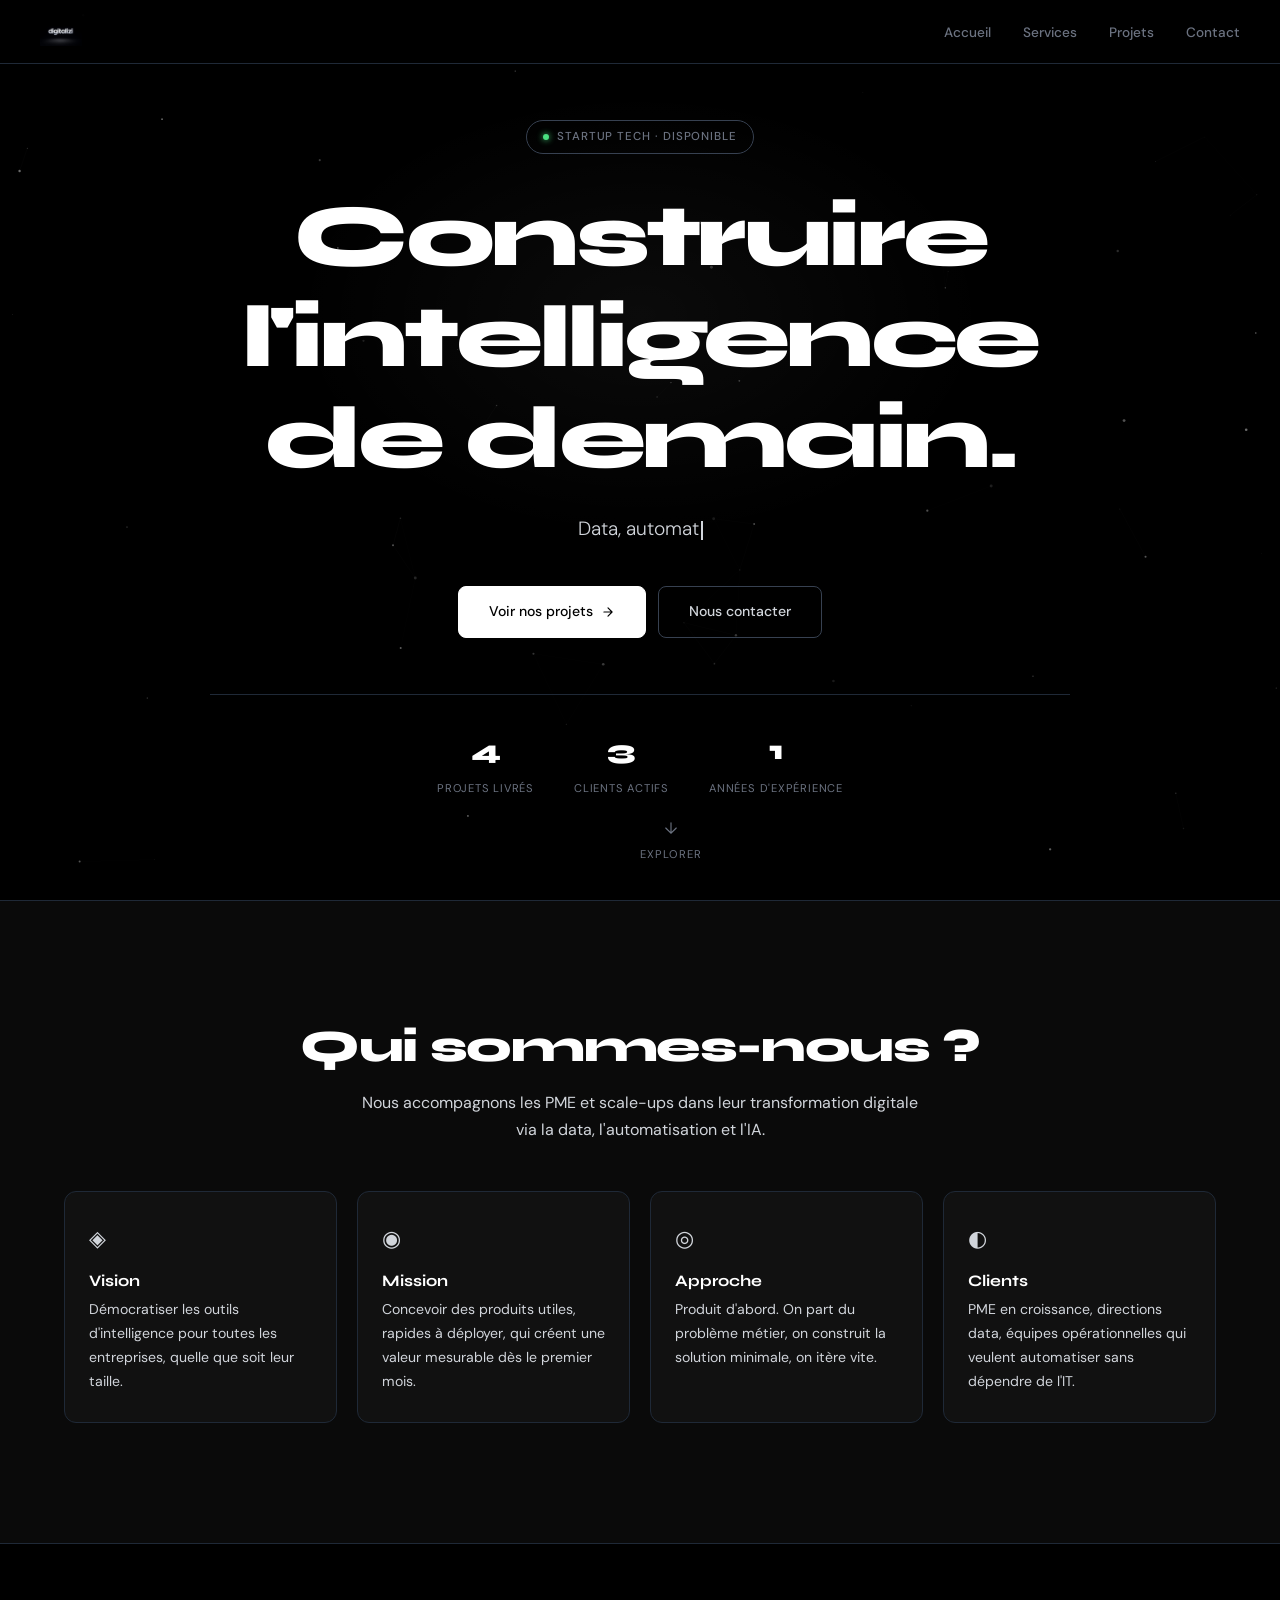
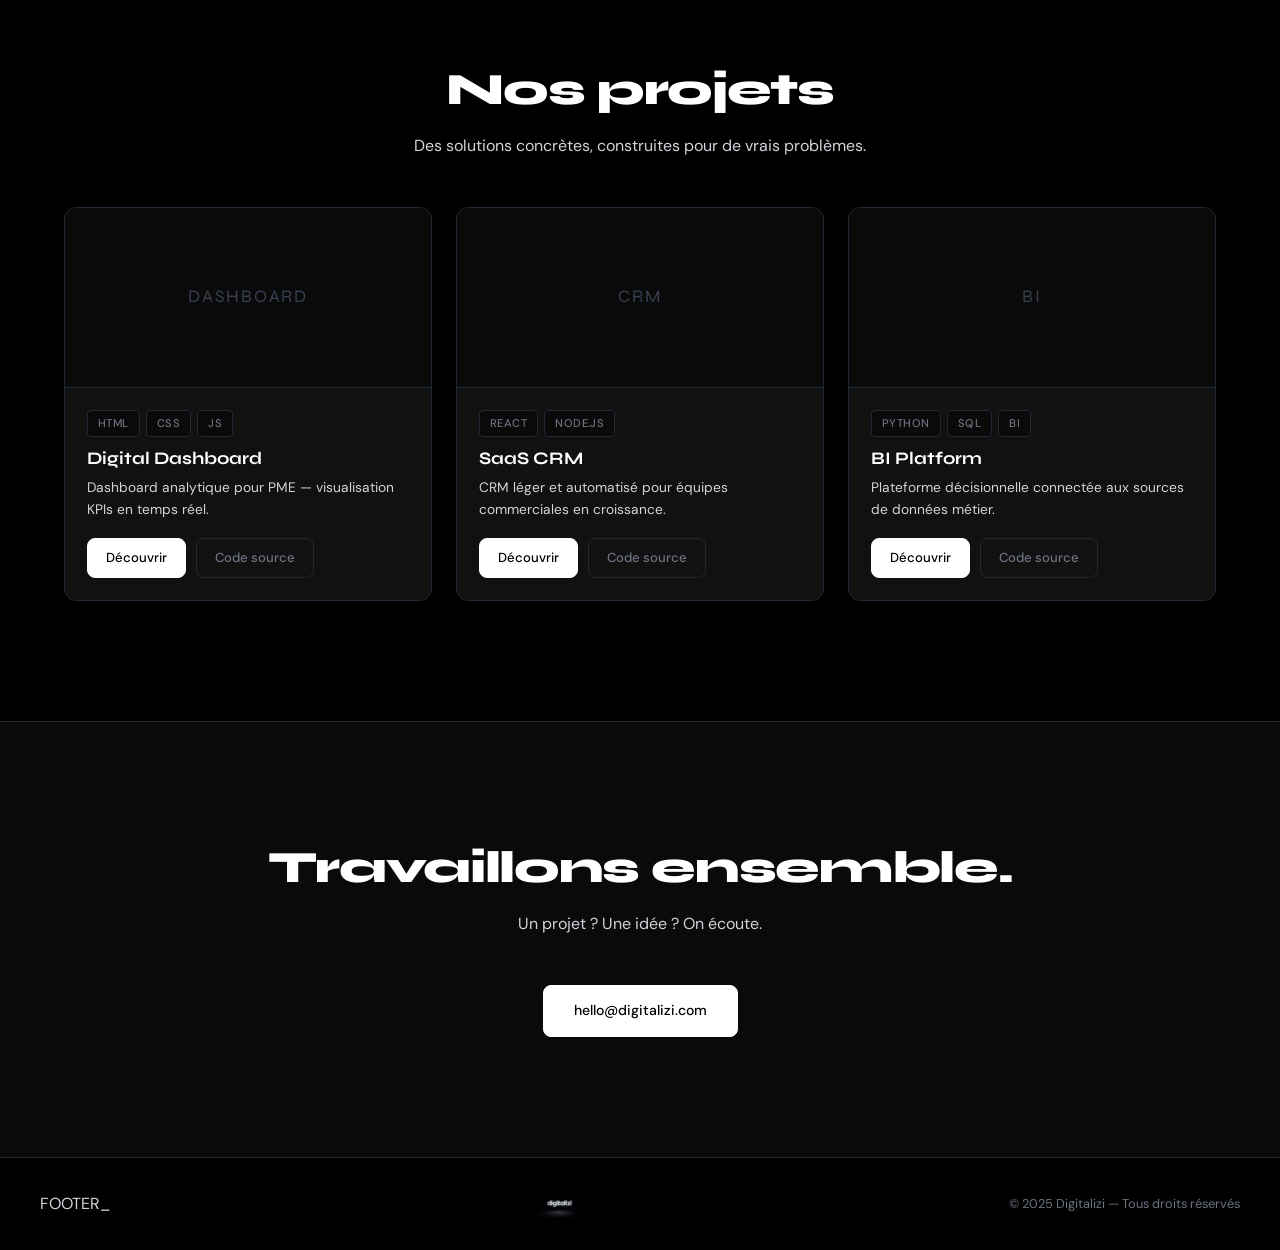
<file: index (1).html>
<!DOCTYPE html>
<html lang="fr">
<head>
  <meta charset="UTF-8" />
  <meta name="viewport" content="width=device-width, initial-scale=1.0" />
  <meta name="description" content="Digitalizi — Startup tech spécialisée en data, automation et IA." />
  <title>Digitalizi</title>
  <link rel="preconnect" href="https://fonts.googleapis.com">
  <link href="https://fonts.googleapis.com/css2?family=Syne:wght@700;800&family=DM+Sans:wght@300;400;500&display=swap" rel="stylesheet">
  <style>
    *, *::before, *::after { box-sizing: border-box; margin: 0; padding: 0; }
    :root {
      --bg:         #000000;
      --bg-2:       #0A0A0A;
      --bg-3:       #111111;
      --border:     #1F2937;
      --border-2:   #374151;
      --text-main:  #FFFFFF;
      --text-body:  #E5E5E5;
      --text-muted: #D1D5DB;
      --text-meta:  #6B7280;
      --font-display: 'Syne', sans-serif;
      --font-body:    'DM Sans', sans-serif;
      --ease: cubic-bezier(0.16, 1, 0.3, 1);
      --max-width: 1200px;
    }
    html { scroll-behavior: smooth; }
    body { background: var(--bg); color: var(--text-muted); font-family: var(--font-body); overflow-x: hidden; line-height: 1.7; }
    h1,h2,h3 { font-family: var(--font-display); color: var(--text-main); line-height: 1.15; }
    a { text-decoration: none; color: inherit; }
    .container { max-width: var(--max-width); margin: 0 auto; padding: 0 24px; }
    .section-title { font-size: clamp(1.8rem, 4vw, 2.8rem); font-weight: 800; letter-spacing: -0.03em; margin-bottom: 1rem; text-align: center; }
    .section-sub { text-align: center; color: var(--text-muted); max-width: 560px; margin: 0 auto 3rem; font-size: 1rem; }

    /* NAVBAR */
    .navbar {
      position: fixed; top: 0; left: 0; right: 0; z-index: 100;
      display: flex; align-items: center; justify-content: space-between;
      padding: 0 40px; height: 64px;
      background: rgba(0,0,0,0.8);
      backdrop-filter: blur(16px);
      border-bottom: 1px solid var(--border);
      transition: border-color 0.3s;
    }
    .nav-logo img {
      height: 28px;
      width: auto;
      display: block;
      filter: brightness(1);
      transition: opacity 0.2s;
    }
    .nav-logo img:hover { opacity: 0.8; }
    .nav-links { display: flex; gap: 2rem; list-style: none; }
    .nav-links a { color: var(--text-meta); font-size: 0.85rem; font-weight: 500; transition: color 0.2s; }
    .nav-links a:hover { color: var(--text-main); }
    .nav-toggle { display: none; flex-direction: column; gap: 5px; background: none; border: none; cursor: pointer; padding: 4px; }
    .nav-toggle span { display: block; width: 22px; height: 1.5px; background: var(--text-muted); transition: all 0.3s; }

    /* HERO */
    .hero {
      position: relative; min-height: 100vh;
      display: flex; flex-direction: column; align-items: center; justify-content: center;
      text-align: center; padding: 100px 24px 80px; overflow: hidden;
    }
    .hero::before {
      content: ''; position: absolute; top: 35%; left: 50%;
      transform: translate(-50%, -50%);
      width: 700px; height: 450px;
      background: radial-gradient(ellipse, rgba(255,255,255,0.045) 0%, transparent 70%);
      pointer-events: none; z-index: 0;
    }
    #particles { position: absolute; inset: 0; pointer-events: none; z-index: 0; }
    .hero-inner { position: relative; z-index: 1; max-width: 860px; }

    .hero-badge {
      display: inline-flex; align-items: center; gap: 8px;
      border: 1px solid var(--border-2); border-radius: 100px;
      padding: 6px 16px; font-size: 0.72rem; font-weight: 500;
      color: var(--text-meta); letter-spacing: 0.08em; text-transform: uppercase;
      margin-bottom: 2rem;
      opacity: 0; animation: fadeUp 0.8s var(--ease) 0.2s forwards;
    }
    .hero-badge::before {
      content: ''; width: 6px; height: 6px; background: #4ade80;
      border-radius: 50%; box-shadow: 0 0 6px #4ade80;
      animation: pulse-dot 2s ease-in-out infinite;
    }
    @keyframes pulse-dot { 0%,100%{opacity:1} 50%{opacity:0.35} }

    .hero-title {
      font-size: clamp(2.8rem, 7vw, 5.5rem); font-weight: 800;
      letter-spacing: -0.04em; margin-bottom: 1.5rem;
    }
    .title-line { display: block; overflow: hidden; }
    .title-line span {
      display: block; opacity: 0; transform: translateY(100%);
      animation: slideUp 0.9s var(--ease) forwards;
    }
    .title-line:nth-child(1) span { animation-delay: 0.4s; }
    .title-line:nth-child(2) span { animation-delay: 0.6s; }
    @keyframes slideUp { to { opacity:1; transform: translateY(0); } }

    .hero-typewriter {
      font-size: clamp(1rem, 2.2vw, 1.2rem); color: var(--text-muted);
      font-weight: 300; min-height: 2rem; margin-bottom: 2.5rem;
      opacity: 0; animation: fadeUp 0.8s var(--ease) 1s forwards;
    }
    .cursor {
      display: inline-block; width: 2px; height: 1em;
      background: var(--text-muted); margin-left: 2px; vertical-align: middle;
      animation: blink 1s step-end infinite;
    }
    @keyframes blink { 0%,100%{opacity:1} 50%{opacity:0} }

    .hero-buttons {
      display: flex; gap: 12px; justify-content: center; flex-wrap: wrap;
      opacity: 0; animation: fadeUp 0.8s var(--ease) 1.2s forwards;
    }
    .btn {
      display: inline-flex; align-items: center; gap: 8px;
      padding: 13px 30px; border-radius: 8px;
      font-family: var(--font-body); font-size: 0.88rem; font-weight: 500;
      cursor: pointer; border: 1px solid transparent;
      transition: all 0.25s var(--ease); position: relative; overflow: hidden;
    }
    .btn-primary { background: var(--text-main); color: var(--bg); border-color: var(--text-main); }
    .btn-primary:hover { transform: translateY(-2px); box-shadow: 0 8px 28px rgba(255,255,255,0.13); }
    .btn-secondary { background: transparent; color: var(--text-muted); border-color: var(--border-2); }
    .btn-secondary:hover { border-color: var(--text-muted); color: var(--text-main); transform: translateY(-2px); }
    .btn-ghost { background: transparent; color: var(--text-meta); border-color: var(--border); }
    .btn-ghost:hover { border-color: var(--border-2); color: var(--text-muted); }
    .btn-sm { padding: 8px 18px; font-size: 0.82rem; }

    .hero-stats {
      display: flex; gap: 2.5rem; justify-content: center;
      margin-top: 3.5rem; padding-top: 2rem;
      border-top: 1px solid var(--border);
      opacity: 0; animation: fadeUp 0.8s var(--ease) 1.5s forwards;
    }
    .stat-item { text-align: center; }
    .stat-number {
      display: block; font-family: var(--font-display);
      font-size: 1.7rem; font-weight: 800; color: var(--text-main); letter-spacing: -0.03em;
    }
    .stat-label { font-size: 0.7rem; color: var(--text-meta); letter-spacing: 0.07em; text-transform: uppercase; }

    .scroll-hint {
      position: absolute; bottom: 36px; left: 50%; transform: translateX(-50%);
      display: flex; flex-direction: column; align-items: center; gap: 8px;
      color: var(--text-meta); font-size: 0.7rem; letter-spacing: 0.1em;
      text-transform: uppercase; z-index: 1;
      opacity: 0; animation: fadeUp 0.8s var(--ease) 1.8s forwards;
    }
    .scroll-hint svg { animation: bounce 2s ease-in-out infinite; }
    @keyframes bounce { 0%,100%{transform:translateY(0)} 50%{transform:translateY(7px)} }
    @keyframes fadeUp { from{opacity:0;transform:translateY(16px)} to{opacity:1;transform:translateY(0)} }

    /* ABOUT */
    .about { padding: 120px 0; background: var(--bg-2); border-top: 1px solid var(--border); }
    .about-grid { display: grid; grid-template-columns: repeat(auto-fit,minmax(220px,1fr)); gap: 20px; }
    .about-card {
      background: var(--bg-3); border: 1px solid var(--border); border-radius: 12px;
      padding: 28px 24px; transition: border-color 0.3s, transform 0.3s;
    }
    .about-card:hover { border-color: var(--border-2); transform: translateY(-4px); }
    .about-icon { display: block; font-size: 1.4rem; color: var(--text-muted); margin-bottom: 14px; }
    .about-card h3 { font-size: 1rem; margin-bottom: 8px; }
    .about-card p { color: var(--text-muted); font-size: 0.88rem; }

    /* PROJECTS */
    .projects { padding: 120px 0; background: var(--bg); border-top: 1px solid var(--border); }
    .projects-grid { display: grid; grid-template-columns: repeat(auto-fit,minmax(300px,1fr)); gap: 24px; }
    .project-card {
      background: var(--bg-3); border: 1px solid var(--border); border-radius: 12px;
      overflow: hidden; transition: border-color 0.3s, transform 0.3s, box-shadow 0.3s;
    }
    .project-card:hover { border-color: var(--border-2); transform: translateY(-6px); box-shadow: 0 20px 60px rgba(0,0,0,0.6); }
    .project-preview {
      height: 180px; background: var(--bg-2); border-bottom: 1px solid var(--border);
      display: flex; align-items: center; justify-content: center;
    }
    .project-placeholder { font-family: var(--font-display); font-size: 1.1rem; color: var(--border-2); letter-spacing: 0.1em; text-transform: uppercase; }
    .project-body { padding: 22px; }
    .project-tags { display: flex; gap: 6px; flex-wrap: wrap; margin-bottom: 12px; }
    .tag {
      background: var(--bg-2); border: 1px solid var(--border); color: var(--text-meta);
      font-size: 0.7rem; font-weight: 500; padding: 3px 10px; border-radius: 4px;
      letter-spacing: 0.04em; text-transform: uppercase;
    }
    .project-title { font-size: 1.1rem; margin-bottom: 7px; }
    .project-desc { color: var(--text-muted); font-size: 0.86rem; margin-bottom: 18px; line-height: 1.6; }
    .project-actions { display: flex; gap: 10px; flex-wrap: wrap; }

    /* CONTACT */
    .contact { padding: 120px 0; background: var(--bg-2); border-top: 1px solid var(--border); text-align: center; }

    /* FOOTER */
    .footer { padding: 32px 24px; border-top: 1px solid var(--border); background: var(--bg); }
    .footer-inner { max-width: var(--max-width); margin: 0 auto; display: flex; justify-content: space-between; align-items: center; flex-wrap: wrap; gap: 12px; }
    .footer-logo { height: 22px; width: auto; opacity: 0.7; }
    .footer-copy { color: var(--text-meta); font-size: 0.8rem; }

    /* FADE IN */
    .fade-in { opacity: 0; transform: translateY(24px); transition: opacity 0.6s ease, transform 0.6s ease; }
    .fade-in.visible { opacity: 1; transform: translateY(0); }

    /* RESPONSIVE */
    @media (max-width: 768px) {
      .navbar { padding: 0 20px; }
      .nav-links { display: none; }
      .nav-links.open { display: flex; flex-direction: column; position: absolute; top: 64px; left: 0; right: 0; background: rgba(0,0,0,0.97); padding: 24px; gap: 1.2rem; border-bottom: 1px solid var(--border); }
      .nav-toggle { display: flex; }
      .hero-stats { gap: 1.5rem; }
      .about-grid, .projects-grid { grid-template-columns: 1fr; }
      .footer-inner { flex-direction: column; text-align: center; }
    }
  </style>
</head>
<body>

  <!-- NAVBAR -->
  <nav class="navbar" id="navbar">
    <a href="#accueil" class="nav-logo">
      <img src="[data-uri]" alt="Digitalizi" height="28">
    </a>
    <ul class="nav-links" id="nav-links">
      <li><a href="#accueil">Accueil</a></li>
      <li><a href="#services">Services</a></li>
      <li><a href="#projets">Projets</a></li>
      <li><a href="#contact">Contact</a></li>
    </ul>
    <button class="nav-toggle" id="nav-toggle" aria-label="Menu">
      <span></span><span></span><span></span>
    </button>
  </nav>

  <!-- HERO -->
  <section class="hero" id="accueil">
    <canvas id="particles"></canvas>

    <div class="hero-inner">
      <div class="hero-badge">Startup tech · Disponible</div>

      <h1 class="hero-title">
        <span class="title-line"><span>Construire l'intelligence</span></span>
        <span class="title-line"><span>de demain.</span></span>
      </h1>

      <p class="hero-typewriter">
        <span id="typewriter-text"></span><span class="cursor"></span>
      </p>

      <div class="hero-buttons">
        <a href="#projets" class="btn btn-primary">
          Voir nos projets
          <svg width="14" height="14" viewBox="0 0 24 24" fill="none" stroke="currentColor" stroke-width="2" stroke-linecap="round" stroke-linejoin="round"><path d="M5 12h14M12 5l7 7-7 7"/></svg>
        </a>
        <a href="#contact" class="btn btn-secondary">Nous contacter</a>
      </div>

      <div class="hero-stats">
        <div class="stat-item">
          <span class="stat-number" data-target="12">0</span>
          <span class="stat-label">Projets livrés</span>
        </div>
        <div class="stat-item">
          <span class="stat-number" data-target="8">0</span>
          <span class="stat-label">Clients actifs</span>
        </div>
        <div class="stat-item">
          <span class="stat-number" data-target="3">0</span>
          <span class="stat-label">Années d'expérience</span>
        </div>
      </div>
    </div>

    <a href="#services" class="scroll-hint">
      <svg width="18" height="18" viewBox="0 0 24 24" fill="none" stroke="currentColor" stroke-width="1.5" stroke-linecap="round"><path d="M12 5v14M5 12l7 7 7-7"/></svg>
      Explorer
    </a>
  </section>

  <!-- À PROPOS -->
  <section class="about" id="services">
    <div class="container">
      <h2 class="section-title fade-in">Qui sommes-nous ?</h2>
      <p class="section-sub fade-in">Nous accompagnons les PME et scale-ups dans leur transformation digitale via la data, l'automatisation et l'IA.</p>
      <div class="about-grid">
        <div class="about-card fade-in">
          <span class="about-icon">◈</span>
          <h3>Vision</h3>
          <p>Démocratiser les outils d'intelligence pour toutes les entreprises, quelle que soit leur taille.</p>
        </div>
        <div class="about-card fade-in">
          <span class="about-icon">◉</span>
          <h3>Mission</h3>
          <p>Concevoir des produits utiles, rapides à déployer, qui créent une valeur mesurable dès le premier mois.</p>
        </div>
        <div class="about-card fade-in">
          <span class="about-icon">◎</span>
          <h3>Approche</h3>
          <p>Produit d'abord. On part du problème métier, on construit la solution minimale, on itère vite.</p>
        </div>
        <div class="about-card fade-in">
          <span class="about-icon">◐</span>
          <h3>Clients</h3>
          <p>PME en croissance, directions data, équipes opérationnelles qui veulent automatiser sans dépendre de l'IT.</p>
        </div>
      </div>
    </div>
  </section>

  <!-- PROJETS -->
  <section class="projects" id="projets">
    <div class="container">
      <h2 class="section-title fade-in">Nos projets</h2>
      <p class="section-sub fade-in">Des solutions concrètes, construites pour de vrais problèmes.</p>
      <div class="projects-grid">
        <div class="project-card fade-in">
          <div class="project-preview"><div class="project-placeholder">Dashboard</div></div>
          <div class="project-body">
            <div class="project-tags"><span class="tag">HTML</span><span class="tag">CSS</span><span class="tag">JS</span></div>
            <h3 class="project-title">Digital Dashboard</h3>
            <p class="project-desc">Dashboard analytique pour PME — visualisation KPIs en temps réel.</p>
            <div class="project-actions">
              <a href="#" class="btn btn-primary btn-sm">Découvrir</a>
              <a href="#" class="btn btn-ghost btn-sm" target="_blank">Code source</a>
            </div>
          </div>
        </div>
        <div class="project-card fade-in">
          <div class="project-preview"><div class="project-placeholder">CRM</div></div>
          <div class="project-body">
            <div class="project-tags"><span class="tag">React</span><span class="tag">Node.js</span></div>
            <h3 class="project-title">SaaS CRM</h3>
            <p class="project-desc">CRM léger et automatisé pour équipes commerciales en croissance.</p>
            <div class="project-actions">
              <a href="#" class="btn btn-primary btn-sm">Découvrir</a>
              <a href="#" class="btn btn-ghost btn-sm" target="_blank">Code source</a>
            </div>
          </div>
        </div>
        <div class="project-card fade-in">
          <div class="project-preview"><div class="project-placeholder">BI</div></div>
          <div class="project-body">
            <div class="project-tags"><span class="tag">Python</span><span class="tag">SQL</span><span class="tag">BI</span></div>
            <h3 class="project-title">BI Platform</h3>
            <p class="project-desc">Plateforme décisionnelle connectée aux sources de données métier.</p>
            <div class="project-actions">
              <a href="#" class="btn btn-primary btn-sm">Découvrir</a>
              <a href="#" class="btn btn-ghost btn-sm" target="_blank">Code source</a>
            </div>
          </div>
        </div>
      </div>
    </div>
  </section>

  <!-- CONTACT -->
  <section class="contact" id="contact">
    <div class="container">
      <h2 class="section-title fade-in">Travaillons ensemble.</h2>
      <p class="section-sub fade-in">Un projet ? Une idée ? On écoute.</p>
      <a href="mailto:hello@digitalizi.com" class="btn btn-primary fade-in">hello@digitalizi.com</a>
    </div>
  </section>

  <!-- FOOTER -->
  <footer class="footer">
    <div class="footer-inner">
      FOOTER_<img src="[data-uri]" alt="Digitalizi" height="28">
      <span class="footer-copy">© 2025 Digitalizi — Tous droits réservés</span>
    </div>
  </footer>

  <script>
    // Navbar toggle mobile
    document.getElementById('nav-toggle').addEventListener('click', () => {
      document.getElementById('nav-links').classList.toggle('open');
    });

    // Navbar border on scroll
    window.addEventListener('scroll', () => {
      document.getElementById('navbar').style.borderBottomColor =
        window.scrollY > 40 ? '#374151' : '#1F2937';
    });

    // Smooth scroll
    document.querySelectorAll('a[href^="#"]').forEach(a => {
      a.addEventListener('click', e => {
        const t = document.querySelector(a.getAttribute('href'));
        if (!t) return; e.preventDefault();
        t.scrollIntoView({ behavior: 'smooth' });
      });
    });

    // Fade-in on scroll
    const observer = new IntersectionObserver((entries) => {
      entries.forEach((entry, i) => {
        if (entry.isIntersecting) {
          setTimeout(() => entry.target.classList.add('visible'), i * 90);
          observer.unobserve(entry.target);
        }
      });
    }, { threshold: 0.1 });
    document.querySelectorAll('.fade-in').forEach(el => observer.observe(el));

    // Particules canvas
    const canvas = document.getElementById('particles');
    const ctx = canvas.getContext('2d');
    let dots = [];
    function resize() { canvas.width = window.innerWidth; canvas.height = window.innerHeight; }
    resize();
    window.addEventListener('resize', () => { resize(); initDots(); });
    function initDots() {
      const count = Math.floor((canvas.width * canvas.height) / 18000);
      dots = Array.from({ length: count }, () => ({
        x: Math.random() * canvas.width, y: Math.random() * canvas.height,
        r: Math.random() * 1.2 + 0.3,
        vx: (Math.random() - 0.5) * 0.18, vy: (Math.random() - 0.5) * 0.18,
        o: Math.random() * 0.35 + 0.08
      }));
    }
    initDots();
    function draw() {
      ctx.clearRect(0, 0, canvas.width, canvas.height);
      dots.forEach(d => {
        d.x += d.vx; d.y += d.vy;
        if (d.x < 0) d.x = canvas.width; if (d.x > canvas.width) d.x = 0;
        if (d.y < 0) d.y = canvas.height; if (d.y > canvas.height) d.y = 0;
        ctx.beginPath(); ctx.arc(d.x, d.y, d.r, 0, Math.PI * 2);
        ctx.fillStyle = `rgba(255,255,255,${d.o})`; ctx.fill();
      });
      for (let i = 0; i < dots.length; i++) {
        for (let j = i + 1; j < dots.length; j++) {
          const dx = dots[i].x - dots[j].x, dy = dots[i].y - dots[j].y;
          const dist = Math.sqrt(dx*dx + dy*dy);
          if (dist < 120) {
            ctx.beginPath(); ctx.moveTo(dots[i].x, dots[i].y); ctx.lineTo(dots[j].x, dots[j].y);
            ctx.strokeStyle = `rgba(255,255,255,${0.04 * (1 - dist/120)})`; ctx.lineWidth = 0.5; ctx.stroke();
          }
        }
      }
      requestAnimationFrame(draw);
    }
    draw();

    // Typewriter
    const phrases = [
      'Data, automation et intelligence artificielle.',
      'Des produits qui créent de la valeur dès le premier mois.',
      'La technologie au service de votre croissance.',
      'Des outils simples pour des enjeux complexes.'
    ];
    let pi = 0, ci = 0, deleting = false;
    const tw = document.getElementById('typewriter-text');
    function typeLoop() {
      const cur = phrases[pi];
      if (!deleting) {
        tw.textContent = cur.slice(0, ++ci);
        if (ci === cur.length) { deleting = true; setTimeout(typeLoop, 2200); return; }
        setTimeout(typeLoop, 42);
      } else {
        tw.textContent = cur.slice(0, --ci);
        if (ci === 0) { deleting = false; pi = (pi + 1) % phrases.length; setTimeout(typeLoop, 400); return; }
        setTimeout(typeLoop, 22);
      }
    }
    setTimeout(typeLoop, 1100);

    // Compteurs stats
    function animateCount(el, target) {
      let start = null;
      const step = (ts) => {
        if (!start) start = ts;
        const p = Math.min((ts - start) / 1600, 1);
        el.textContent = Math.floor((1 - Math.pow(1 - p, 3)) * target);
        if (p < 1) requestAnimationFrame(step); else el.textContent = target;
      };
      requestAnimationFrame(step);
    }
    new IntersectionObserver((entries) => {
      if (entries[0].isIntersecting) {
        document.querySelectorAll('.stat-number').forEach(el => animateCount(el, +el.dataset.target));
      }
    }, { threshold: 0.5 }).observe(document.querySelector('.hero-stats'));
  </script>
</body>
</html>
</file>
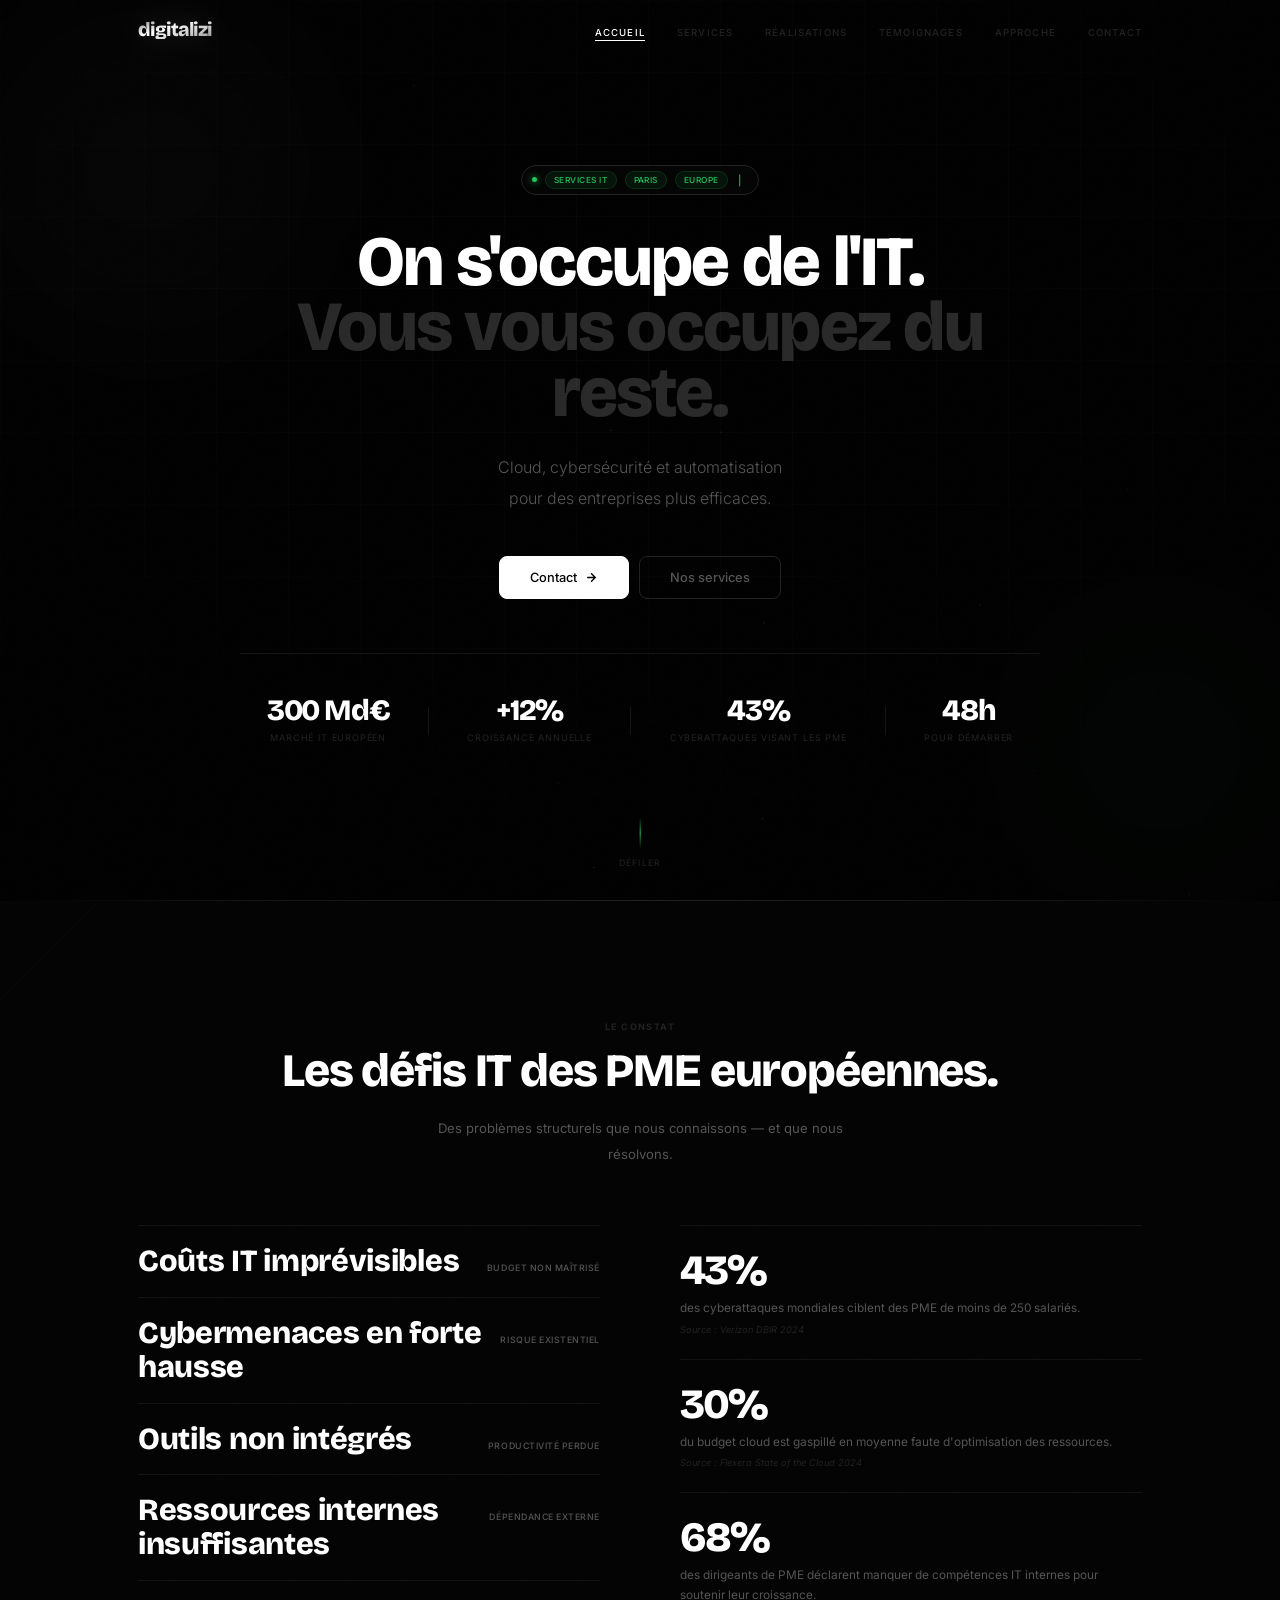
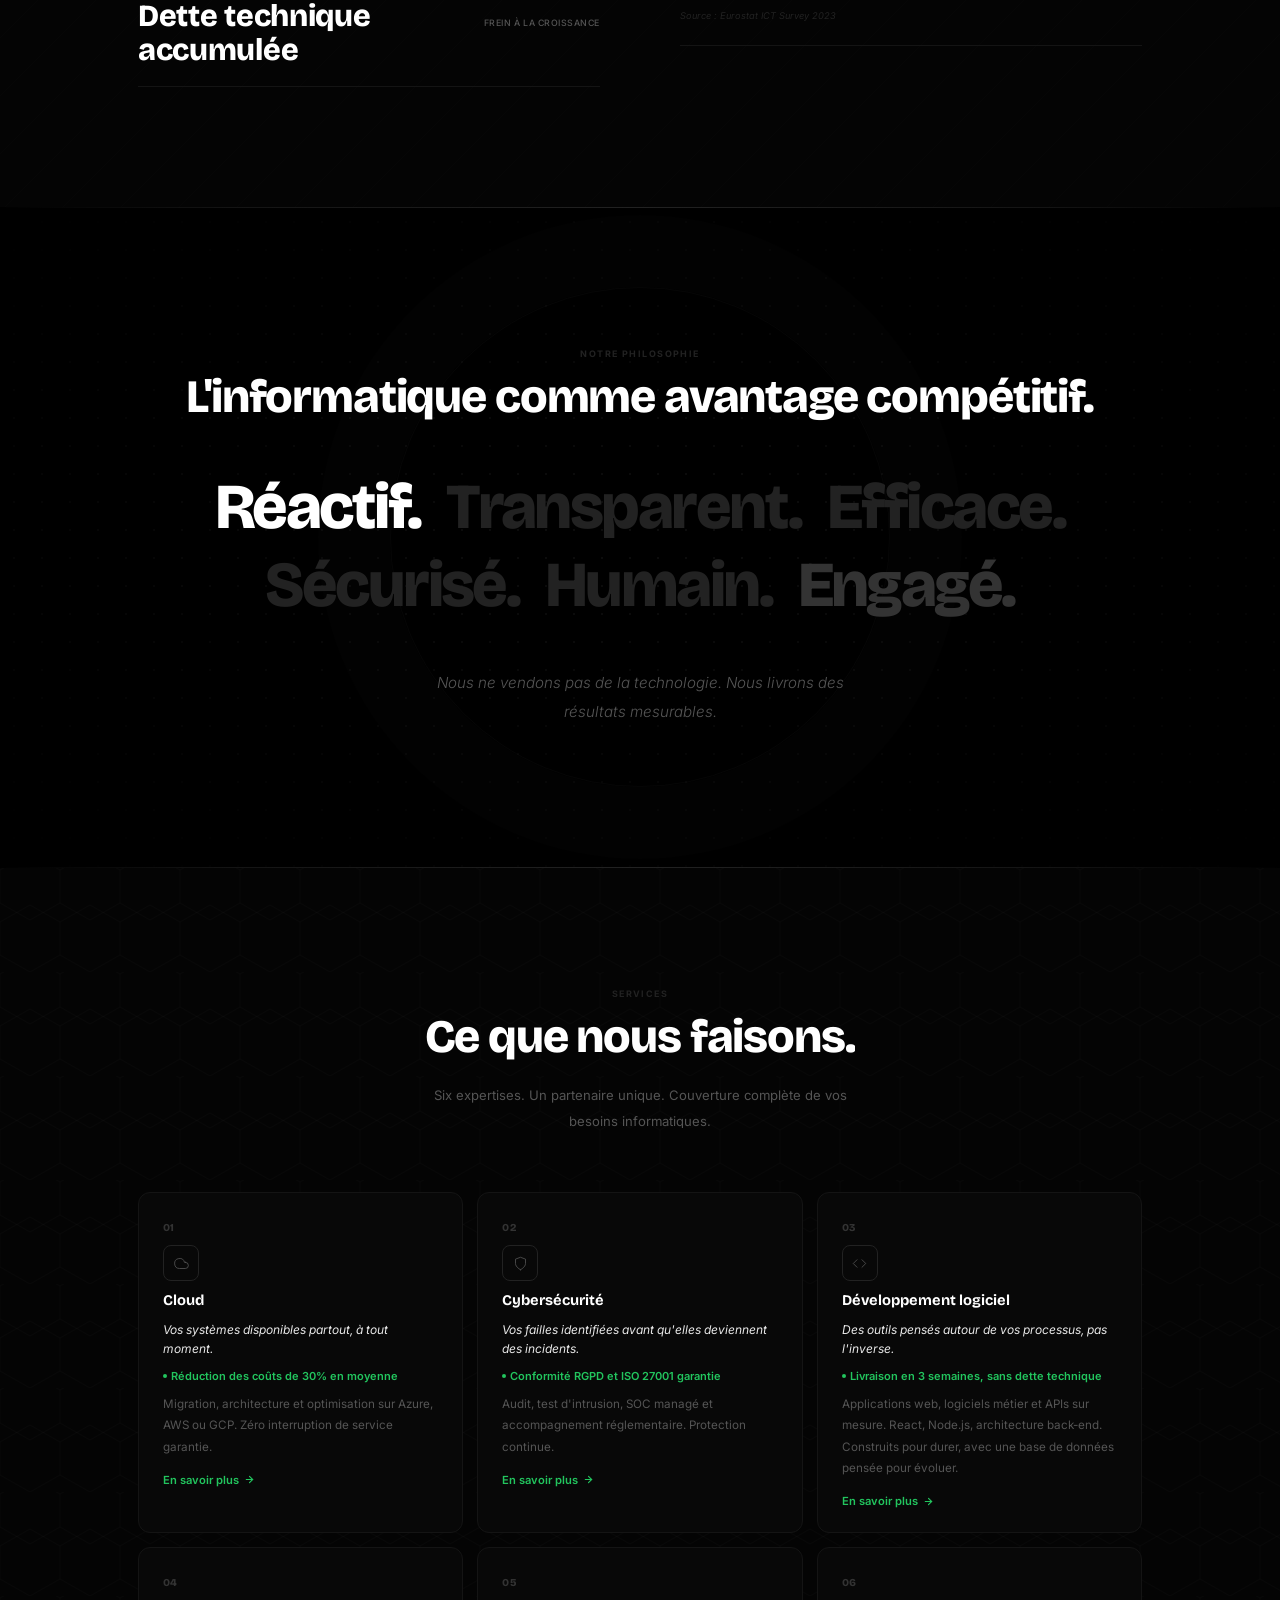
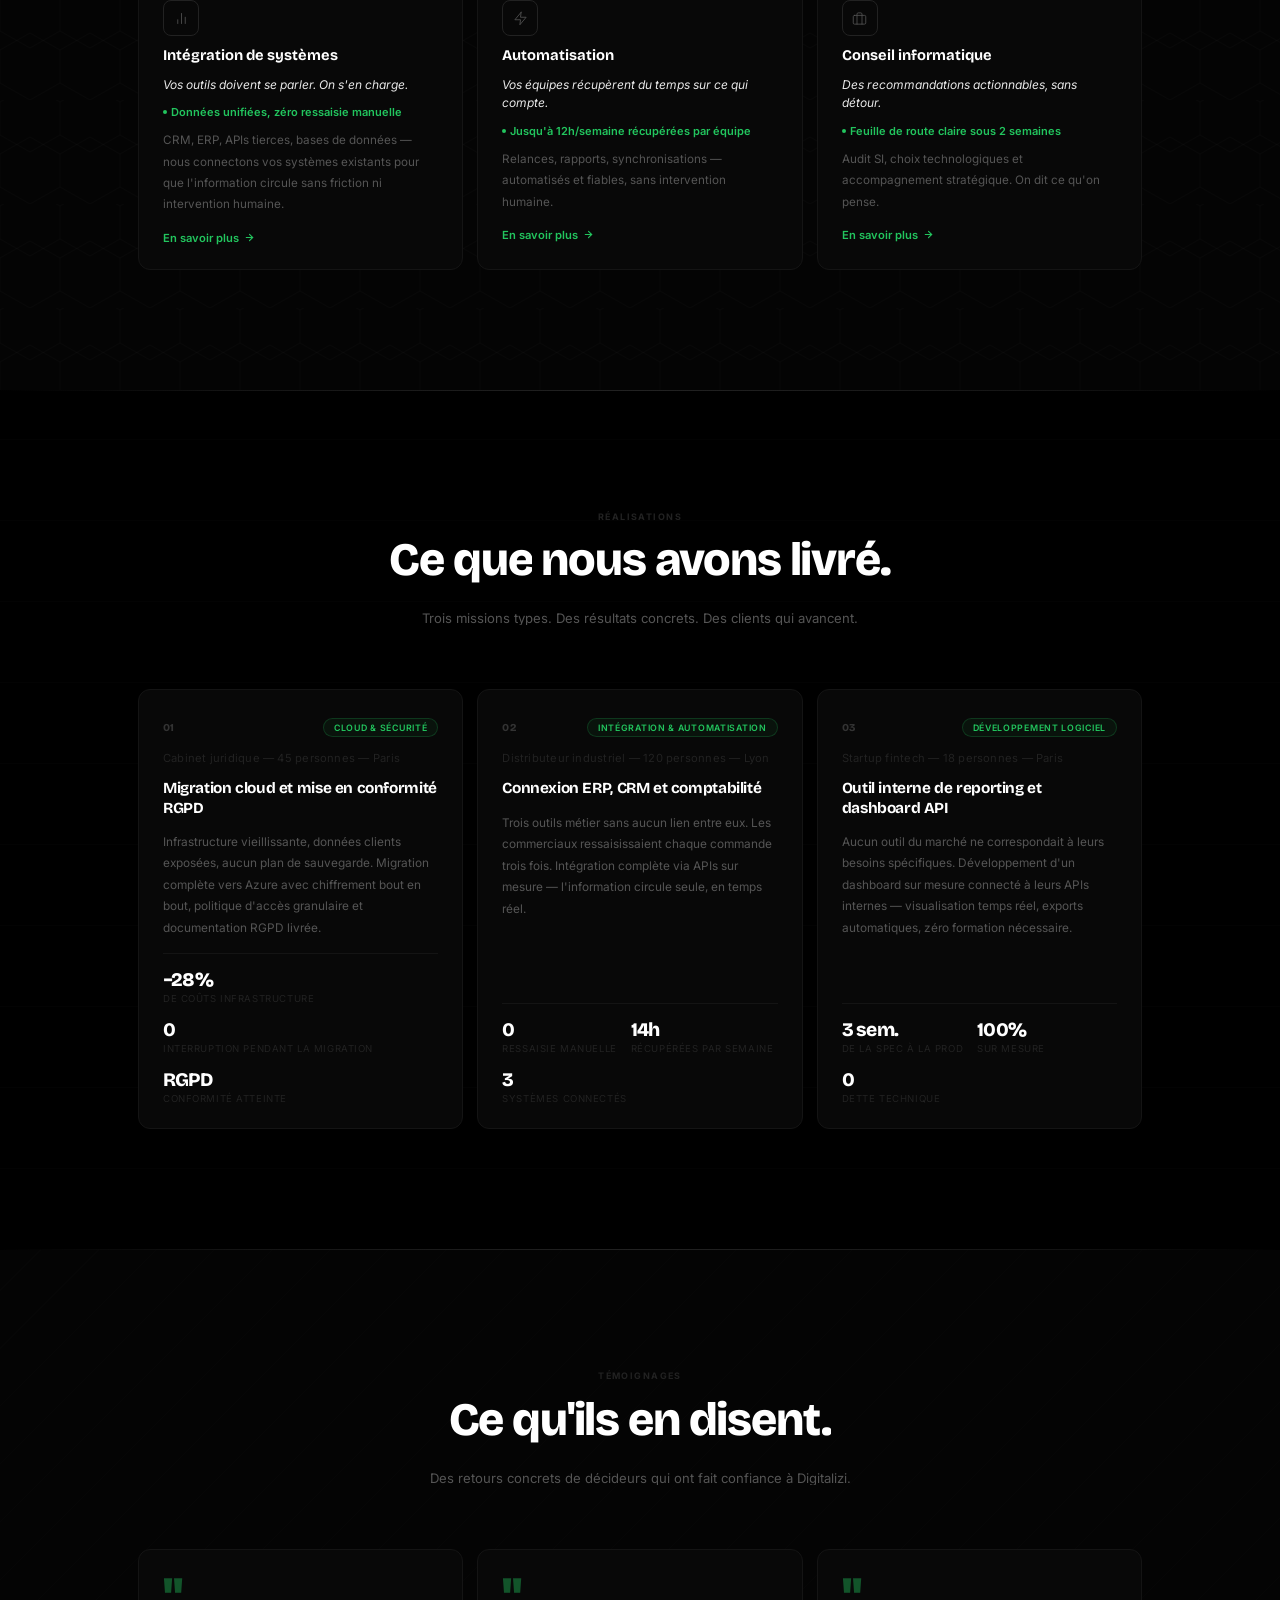
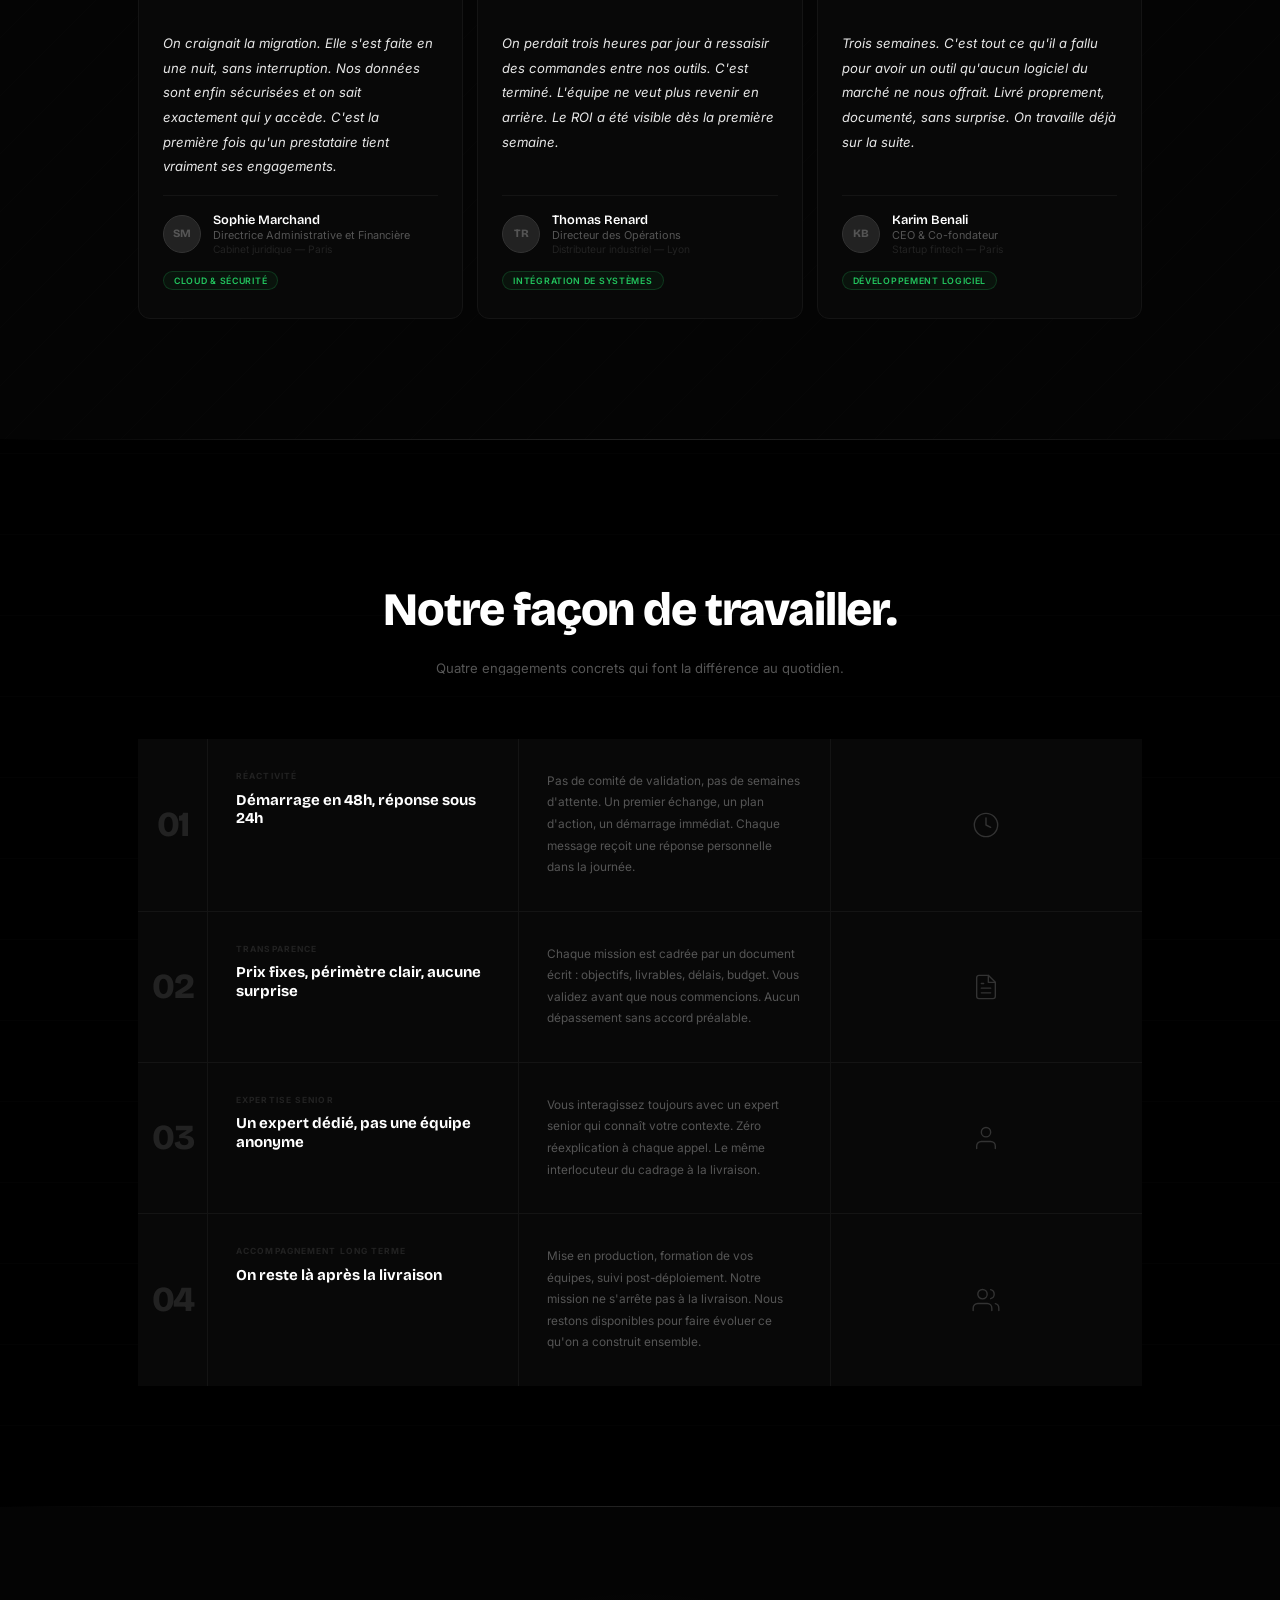
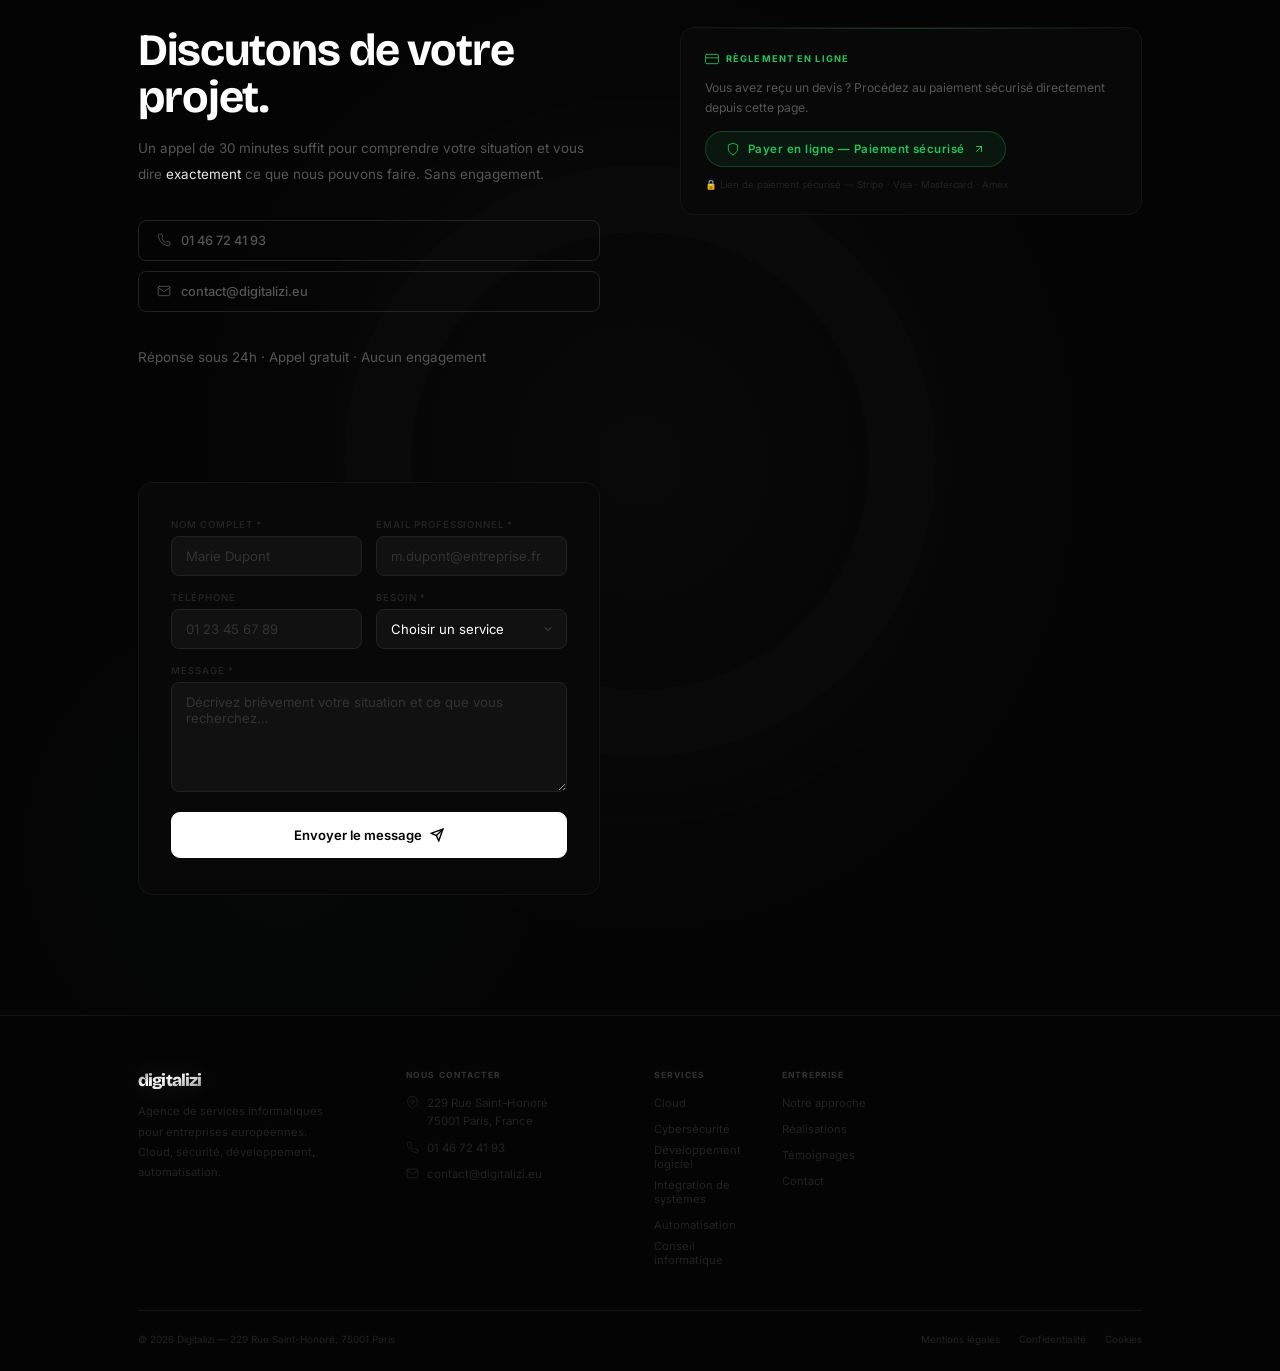
<file: index (10).html>
<!DOCTYPE html>
<html lang="fr">
<head>
<meta charset="UTF-8"/>
<meta name="viewport" content="width=device-width,initial-scale=1.0"/>
<meta name="description" content="Digitalizi — Agence de services IT à Paris. Cloud, cybersécurité, développement web, automatisation et conseil pour PME européennes."/>
<title>Digitalizi — Votre IT. Simplifié.</title>
<link rel="preconnect" href="https://fonts.googleapis.com">
<link href="https://fonts.googleapis.com/css2?family=Inter:ital,wght@0,300;0,400;0,500;0,600;1,300&family=Bricolage+Grotesque:wght@700;800&display=swap" rel="stylesheet">
<style>
/* ════════════════════════════════════════════════════
   RESET & VARIABLES
════════════════════════════════════════════════════ */
*,*::before,*::after{box-sizing:border-box;margin:0;padding:0}
:root{
  --n:    #000;
  --n2:   #040404;
  --n3:   #080808;
  --l1:   #141414;
  --l2:   #222;
  --l3:   #333;
  --w:    #fff;
  --w2:   #e8e8e8;
  --t:    #555;
  --t2:   #222;
  --v:    #22c55e;
  --v2:   rgba(34,197,94,.12);
  --fh:   "Bricolage Grotesque",sans-serif;
  --fb:   "Inter",sans-serif;
  --ease: cubic-bezier(.16,1,.3,1);
  --e2:   cubic-bezier(.4,0,.2,1);
  --max:  1100px;
}
html{scroll-behavior:smooth}
body{
  background:var(--n);color:var(--t);
  font-family:var(--fb);overflow-x:hidden;
  -webkit-font-smoothing:antialiased;
}
h1,h2,h3{font-family:var(--fh);color:var(--w);letter-spacing:-.025em;line-height:1.05}
a{text-decoration:none;color:inherit}
img{display:block;max-width:100%}
.wrap{max-width:var(--max);margin:0 auto;padding:0 48px}

/* Grain overlay */
body::after{
  content:'';position:fixed;inset:0;z-index:9000;
  pointer-events:none;opacity:.018;
  background:url("data:image/svg+xml,%3Csvg viewBox='0 0 200 200' xmlns='http://www.w3.org/2000/svg'%3E%3Cfilter id='n'%3E%3CfeTurbulence type='fractalNoise' baseFrequency='0.8' numOctaves='4' stitchTiles='stitch'/%3E%3C/filter%3E%3Crect width='100%25' height='100%25' filter='url(%23n)'/%3E%3C/svg%3E") 0 0/160px;
}

/* ════════════════════════════════════════════════════
   SCROLL REVEAL — 4 variantes
════════════════════════════════════════════════════ */
.rv  {opacity:0;transform:translateY(28px);transition:opacity .7s var(--ease),transform .7s var(--ease)}
.rv-l{opacity:0;transform:translateX(-28px);transition:opacity .7s var(--ease),transform .7s var(--ease)}
.rv-r{opacity:0;transform:translateX(28px);transition:opacity .7s var(--ease),transform .7s var(--ease)}
.rv-s{opacity:0;transform:scale(.96);transition:opacity .7s var(--ease),transform .7s var(--ease)}
.rv.on,.rv-l.on,.rv-r.on,.rv-s.on{opacity:1;transform:none}

/* Cascade pour grilles */
.rvg .rv:nth-child(1){transition-delay:.04s}
.rvg .rv:nth-child(2){transition-delay:.10s}
.rvg .rv:nth-child(3){transition-delay:.16s}
.rvg .rv:nth-child(4){transition-delay:.22s}
.rvg .rv:nth-child(5){transition-delay:.28s}
.rvg .rv:nth-child(6){transition-delay:.34s}

/* ════════════════════════════════════════════════════
   PARALLAX DATA-ATTR (géré en JS)
════════════════════════════════════════════════════ */
[data-parallax]{will-change:transform}

/* ════════════════════════════════════════════════════
   NAVBAR
════════════════════════════════════════════════════ */
.nav{
  position:fixed;top:0;left:0;right:0;z-index:400;
  height:60px;display:flex;align-items:center;
  background:transparent;border-bottom:1px solid transparent;
  transition:background .4s var(--e2),backdrop-filter .4s,
             border-color .4s,height .3s var(--e2);
}
.nav.s{
  background:rgba(0,0,0,.9);
  backdrop-filter:blur(20px);-webkit-backdrop-filter:blur(20px);
  border-color:var(--l1);height:52px;
}

.nav-inner{
  max-width:var(--max);margin:0 auto;padding:0 48px;
  width:100%;display:flex;align-items:center;justify-content:space-between;
  gap:24px;
}

/* ── Logo typographique — effet lumineux ── */
.nav-logo{
  display:flex;align-items:center;
  font-family:var(--fh);
  font-size:1.22rem;font-weight:800;
  letter-spacing:-.05em;line-height:1;
  text-transform:lowercase;user-select:none;
  background:linear-gradient(
    160deg,
    rgba(255,255,255,.52) 0%,
    #fff 38%,
    rgba(255,255,255,.82) 68%,
    rgba(255,255,255,.58) 100%
  );
  -webkit-background-clip:text;
  -webkit-text-fill-color:transparent;
  background-clip:text;
  filter:drop-shadow(0 0 16px rgba(255,255,255,.18));
  transition:font-size .3s var(--ease),filter .3s var(--ease),
             transform .25s var(--ease),opacity .25s var(--ease);
}
.nav.s .nav-logo{font-size:1.06rem;filter:drop-shadow(0 0 9px rgba(255,255,255,.10))}
.nav-logo:hover{opacity:.65;transform:scale(.97);filter:drop-shadow(0 0 22px rgba(255,255,255,.30))}

/* Liens centrés */
.nav-links{
  display:flex;align-items:center;gap:2rem;list-style:none;
}
.nav-links a{
  font-size:.6rem;font-weight:500;letter-spacing:.12em;
  text-transform:uppercase;color:var(--t2);
  position:relative;transition:color .2s;white-space:nowrap;
}
.nav-links a::after{
  content:'';position:absolute;bottom:-3px;left:0;
  width:0;height:1px;background:var(--w);
  transition:width .22s var(--e2);
}
.nav-links a:hover,.nav-links a.on{color:var(--w)}
.nav-links a:hover::after,.nav-links a.on::after{width:100%}

/* Burger */
.burger{
  display:none;flex-direction:column;gap:5px;
  background:none;border:none;cursor:pointer;padding:4px;
}
.burger span{
  display:block;width:18px;height:1.5px;
  background:var(--t);border-radius:2px;
  transition:transform .3s var(--ease),opacity .3s,background .2s;
}
.burger.o span:nth-child(1){transform:translateY(6.5px) rotate(45deg);background:var(--w)}
.burger.o span:nth-child(2){opacity:0;transform:scaleX(0)}
.burger.o span:nth-child(3){transform:translateY(-6.5px) rotate(-45deg);background:var(--w)}

/* ── Menu mobile — transition fluide sans display toggle ── */
.mob{
  position:fixed;top:0;left:0;right:0;bottom:0;
  background:rgba(0,0,0,.97);backdrop-filter:blur(24px);
  padding:90px 40px 40px;
  flex-direction:column;gap:0;z-index:390;
  /* Transition par visibility+opacity, jamais display */
  visibility:hidden;opacity:0;pointer-events:none;
  transition:opacity .32s var(--ease),visibility .32s var(--ease);
  display:flex; /* toujours flex, caché via opacity */
}
.mob.o{visibility:visible;opacity:1;pointer-events:auto}
.mob a{
  font-size:1.6rem;font-weight:700;font-family:var(--fh);
  color:rgba(255,255,255,.25);
  padding:16px 0;border-bottom:1px solid var(--l1);
  transition:color .18s,padding-left .18s var(--ease),transform .3s var(--ease);
  transform:translateX(-12px);
}
.mob.o a{color:rgba(255,255,255,.7);transform:translateX(0)}
.mob.o a:nth-child(1){transition-delay:.05s}
.mob.o a:nth-child(2){transition-delay:.10s}
.mob.o a:nth-child(3){transition-delay:.15s}
.mob.o a:nth-child(4){transition-delay:.20s}
.mob a:hover{color:var(--w);padding-left:8px}

/* ════════════════════════════════════════════════════
   BOUTONS
════════════════════════════════════════════════════ */
.btn{
  display:inline-flex;align-items:center;gap:8px;
  padding:13px 30px;border-radius:8px;border:1px solid transparent;
  font-family:var(--fb);font-size:.8rem;font-weight:500;cursor:pointer;
  position:relative;overflow:hidden;
  transition:background .22s var(--e2),color .22s,border-color .22s,
             transform .22s var(--ease),box-shadow .22s;
}
.btn::before{
  content:'';position:absolute;top:0;left:-100%;
  width:60%;height:100%;
  background:linear-gradient(90deg,transparent,rgba(255,255,255,.07),transparent);
  transition:left .44s var(--e2);pointer-events:none;
}
.btn:hover::before{left:150%}
.btn svg{transition:transform .2s var(--e2);flex-shrink:0}
.btn:hover svg{transform:translateX(3px)}
.btn:active{transform:scale(.97)}
.bw{background:var(--w);color:#000;border-color:var(--w)}
.bw:hover{background:var(--w2);transform:translateY(-2px);box-shadow:0 6px 24px rgba(255,255,255,.1)}
.bo{background:transparent;color:var(--t);border-color:var(--l2)}
.bo:hover{border-color:var(--l3);color:var(--w);transform:translateY(-2px)}

/* ════════════════════════════════════════════════════
   HERO
════════════════════════════════════════════════════ */
.hero{
  position:relative;min-height:100vh;
  display:flex;flex-direction:column;
  align-items:center;justify-content:center;
  text-align:center;padding:100px 48px 90px;
  overflow:hidden;
}
#cv{position:absolute;inset:0;z-index:0;pointer-events:none}

/* Grille parallaxe */
.hg{
  position:absolute;inset:0;z-index:0;pointer-events:none;
  background-image:
    linear-gradient(rgba(255,255,255,.022) 1px,transparent 1px),
    linear-gradient(90deg,rgba(255,255,255,.022) 1px,transparent 1px);
  background-size:72px 72px;
  -webkit-mask-image:radial-gradient(ellipse 90% 72% at 50% 36%,black 0%,transparent 100%);
  mask-image:radial-gradient(ellipse 90% 72% at 50% 36%,black 0%,transparent 100%);
}

/* Orbes */
.orb{position:absolute;border-radius:50%;pointer-events:none;z-index:0;filter:blur(90px)}
.o1{width:500px;height:500px;top:-80px;left:-100px;background:radial-gradient(circle,rgba(255,255,255,.034) 0%,transparent 70%);animation:f1 22s ease-in-out infinite}
.o2{width:400px;height:400px;bottom:-50px;right:-80px;background:radial-gradient(circle,rgba(34,197,94,.048) 0%,transparent 70%);animation:f2 26s ease-in-out infinite}
.o3{width:300px;height:300px;top:30%;left:60%;background:radial-gradient(circle,rgba(34,197,94,.022) 0%,transparent 70%);animation:f3 32s ease-in-out infinite}
@keyframes f1{0%,100%{transform:translate(0,0)}35%{transform:translate(55px,40px)}70%{transform:translate(-22px,58px)}}
@keyframes f2{0%,100%{transform:translate(0,0)}40%{transform:translate(-46px,-36px)}75%{transform:translate(30px,-54px)}}
@keyframes f3{0%,100%{transform:translate(0,0)}50%{transform:translate(-35px,45px)}}

.hbody{position:relative;z-index:1;max-width:800px}

.badge{
  display:inline-flex;align-items:center;gap:8px;
  border:1px solid var(--l2);border-radius:100px;
  padding:5px 16px 5px 10px;margin-bottom:2.2rem;
  font-size:.62rem;font-weight:500;color:var(--t2);
  letter-spacing:.1em;text-transform:uppercase;
  background:rgba(255,255,255,.014);backdrop-filter:blur(4px);
  opacity:0;animation:fu .6s var(--ease) .1s forwards;
}
.bdot{
  width:5px;height:5px;border-radius:50%;
  background:var(--v);box-shadow:0 0 7px var(--v);flex-shrink:0;
  animation:dotpulse 2.2s ease-in-out infinite;
}
.h1{
  font-size:clamp(2.4rem,5.5vw,5rem);
  font-weight:800;line-height:.93;margin-bottom:1.6rem;
  opacity:0;animation:fu .9s var(--ease) .22s forwards;
}
.h1 .dim{color:rgba(255,255,255,.16)}
.hsub{
  font-size:clamp(.92rem,1.5vw,1rem);color:var(--t);
  font-weight:300;max-width:420px;margin:0 auto 2.6rem;
  line-height:1.95;
  opacity:0;animation:fu .7s var(--ease) .46s forwards;
}
.hsub strong{color:var(--w2);font-weight:400}
.hbtns{
  display:flex;gap:10px;justify-content:center;flex-wrap:wrap;
  opacity:0;animation:fu .7s var(--ease) .62s forwards;
}
.hstats{
  display:flex;align-items:center;gap:2.4rem;
  justify-content:center;flex-wrap:wrap;
  margin-top:3.4rem;padding-top:2.6rem;
  border-top:1px solid var(--l1);
  opacity:0;animation:fu .7s var(--ease) .9s forwards;
}
.hsn{display:block;font-family:var(--fh);font-size:1.85rem;font-weight:800;color:var(--w);letter-spacing:-.04em;line-height:1}
.hsl{font-size:.57rem;color:var(--t2);letter-spacing:.09em;text-transform:uppercase;margin-top:3px}
.hss{width:1px;height:28px;background:var(--l1)}
.scue{
  position:absolute;bottom:28px;left:50%;transform:translateX(-50%);
  display:flex;flex-direction:column;align-items:center;gap:5px;
  color:var(--t2);font-size:.55rem;letter-spacing:.13em;text-transform:uppercase;
  z-index:1;opacity:0;animation:fu .6s var(--ease) 1.4s forwards;
}
.scue svg{animation:bob 2.2s ease-in-out infinite}
@keyframes dotpulse{0%,100%{opacity:1}50%{opacity:.28}}
@keyframes bob{0%,100%{transform:translateY(0)}50%{transform:translateY(6px)}}
@keyframes fu{from{opacity:0;transform:translateY(14px)}to{opacity:1;transform:none}}

/* ════════════════════════════════════════════════════
   SÉPARATEUR
════════════════════════════════════════════════════ */
.sep{
  height:1px;
  background:linear-gradient(90deg,transparent,var(--l1) 18%,var(--l2) 50%,var(--l1) 82%,transparent);
  transform-origin:left;
  transform:scaleX(0);
  opacity:0;
  transition:transform .8s var(--ease),opacity .4s ease;
}
.sep.sep-on{transform:scaleX(1);opacity:1}

/* ════════════════════════════════════════════════════
   BASE SECTION
════════════════════════════════════════════════════ */
section{padding:120px 0}
.stag{display:block;font-size:.56rem;font-weight:700;letter-spacing:.16em;text-transform:uppercase;color:var(--t2);margin-bottom:.85rem;text-align:center}
.stitre{font-size:clamp(1.9rem,3.8vw,2.9rem);font-weight:800;text-align:center;margin-bottom:.85rem}
.ssous{text-align:center;color:var(--t);max-width:440px;margin:0 auto 4rem;font-size:.82rem;line-height:1.95}

/* ════════════════════════════════════════════════════
   PROBLÈME — 5 constats sectoriels
════════════════════════════════════════════════════ */
.probleme{position:relative;background:var(--n2);overflow:hidden}
.probleme::before{
  content:'';position:absolute;inset:0;pointer-events:none;
  background:repeating-linear-gradient(-45deg,transparent,transparent 40px,rgba(255,255,255,.009) 40px,rgba(255,255,255,.009) 41px);
}
.probleme .wrap{position:relative;z-index:1}
.prob-layout{display:grid;grid-template-columns:1fr 1fr;gap:80px;align-items:start}
.prob-tag{font-size:.56rem;font-weight:700;letter-spacing:.16em;text-transform:uppercase;color:var(--t2);margin-bottom:1.4rem}

.prob-lignes{display:flex;flex-direction:column;gap:0}
.prob-ligne{
  display:flex;align-items:baseline;justify-content:space-between;
  font-family:var(--fh);font-size:clamp(1.3rem,2.4vw,1.95rem);
  font-weight:800;line-height:1.12;color:var(--w);
  padding:18px 0;border-bottom:1px solid var(--l1);
  opacity:0;transform:translateY(16px);
  transition:opacity .5s var(--ease),transform .5s var(--ease);
  word-spacing:normal;letter-spacing:-.01em;
}
/* Neutralise les espaces créés par le word-reveal wrapping */
.prob-ligne .word-reveal-line{
  display:inline;
  overflow:visible;
}
.prob-ligne .word-span{
  display:inline;
  transform:none !important;
  opacity:1 !important;
  transition:none !important;
}
.prob-ligne:first-child{border-top:1px solid var(--l1)}
.prob-ligne.on{opacity:1;transform:none}
.prob-ligne:nth-child(1).on{transition-delay:0s}
.prob-ligne:nth-child(2).on{transition-delay:.10s}
.prob-ligne:nth-child(3).on{transition-delay:.20s}
.prob-ligne:nth-child(4).on{transition-delay:.30s}
.prob-ligne:nth-child(5).on{transition-delay:.40s}
.prob-pill{
  font-family:var(--fb);font-size:.55rem;font-weight:500;
  color:var(--t);letter-spacing:.06em;text-transform:uppercase;
  flex-shrink:0;margin-left:12px;white-space:nowrap;
}

.chiffres{display:flex;flex-direction:column;gap:0}
.chiffre{padding:24px 0;border-bottom:1px solid var(--l1);transition:background .2s}
.chiffre:first-child{border-top:1px solid var(--l1)}
.chiffre:hover{background:rgba(255,255,255,.011);padding-left:8px;transition:background .2s,padding-left .25s var(--ease)}
.chiffre:hover .chiffre-n{color:var(--v);transition:color .3s var(--ease)}

/* Dropdown services navbar */
.nav-drop{position:relative}
.nav-drop-menu{
  display:none;position:absolute;top:calc(100% + 18px);left:50%;
  transform:translateX(-50%);
  background:rgba(4,4,4,.96);backdrop-filter:blur(20px);
  border:1px solid var(--l1);border-radius:10px;
  padding:8px;min-width:220px;
  opacity:0;transform:translateX(-50%) translateY(-8px);
  transition:opacity .25s var(--ease),transform .25s var(--ease);
  pointer-events:none;z-index:500;
}
.nav-drop-menu.open{display:block;opacity:1;transform:translateX(-50%) translateY(0);pointer-events:auto}
.nav-drop-menu a{display:flex;align-items:center;gap:8px;padding:8px 12px;font-size:.72rem;color:var(--t);border-radius:6px;transition:background .15s,color .15s;white-space:nowrap;letter-spacing:.01em;text-transform:none}
.nav-drop-menu a:hover{background:rgba(255,255,255,.06);color:var(--w)}
.drop-dot{width:4px;height:4px;border-radius:50%;background:currentColor;flex-shrink:0}
.rvg .rv-l:nth-child(1),.rvg .rv-r:nth-child(1){transition-delay:.04s}
.rvg .rv-l:nth-child(2),.rvg .rv-r:nth-child(2){transition-delay:.12s}
.rvg .rv-l:nth-child(3),.rvg .rv-r:nth-child(3){transition-delay:.20s}
.rvg .rv-l:nth-child(4),.rvg .rv-r:nth-child(4){transition-delay:.28s}
.chiffre-n{
  font-family:var(--fh);font-size:2.6rem;font-weight:800;
  color:var(--w);letter-spacing:-.05em;line-height:1;margin-bottom:.4rem;
}
.chiffre-l{font-size:.74rem;color:var(--t);line-height:1.72}
.chiffre-src{font-size:.58rem;color:var(--t2);margin-top:.3rem;font-style:italic}

/* ════════════════════════════════════════════════════
   VISION — mots-clés immersifs
════════════════════════════════════════════════════ */
.vision{position:relative;background:var(--n);overflow:hidden;padding:140px 0}
.vision::before{
  content:'';position:absolute;inset:0;pointer-events:none;
  background:radial-gradient(rgba(255,255,255,.05) 1px,transparent 1px) 0 0/28px 28px;
  -webkit-mask-image:radial-gradient(ellipse 76% 66% at 50% 50%,black 0%,transparent 100%);
  mask-image:radial-gradient(ellipse 76% 66% at 50% 50%,black 0%,transparent 100%);
}
.vision::after{
  content:'';position:absolute;top:50%;left:50%;
  transform:translate(-50%,-50%);
  width:500px;height:500px;border-radius:50%;
  border:1px solid rgba(255,255,255,.024);
  box-shadow:0 0 0 72px rgba(255,255,255,.007);
  pointer-events:none;animation:ring 8s ease-in-out infinite;
}
@keyframes ring{0%,100%{transform:translate(-50%,-50%) scale(1);opacity:.8}50%{transform:translate(-50%,-50%) scale(1.07);opacity:.3}}
.vision .wrap{position:relative;z-index:1;text-align:center}
.vmots{display:flex;flex-wrap:wrap;justify-content:center;margin:2.8rem 0}
.vmot{
  font-family:var(--fh);font-weight:800;
  font-size:clamp(2.4rem,5vw,4.6rem);
  letter-spacing:-.04em;line-height:1.05;
  padding:.08em .2em;color:var(--l2);
  transition:color .4s var(--ease);
  cursor:default;user-select:none;
}
.vmot.on{color:var(--w)}
.vmot.semi{color:var(--l3)}
.vcite{font-size:clamp(.86rem,1.5vw,.95rem);color:var(--t);font-weight:300;font-style:italic;max-width:440px;margin:0 auto;line-height:1.95}

/* ════════════════════════════════════════════════════
   SERVICES
════════════════════════════════════════════════════ */
.services{position:relative;background:var(--n2);overflow:hidden}
.services::before{
  content:'';position:absolute;inset:0;pointer-events:none;
  background:url("data:image/svg+xml,%3Csvg xmlns='http://www.w3.org/2000/svg' width='60' height='104'%3E%3Cpath d='M30 52L0 35V2l30-17 30 17v33z' fill='none' stroke='rgba(255,255,255,.016)' stroke-width='1'/%3E%3Cpath d='M30 104L0 87V54l30-17 30 17v33z' fill='none' stroke='rgba(255,255,255,.016)' stroke-width='1'/%3E%3C/svg%3E") 0 0/60px 104px;
}
.services .wrap{position:relative;z-index:1}
.svc-grid{display:grid;grid-template-columns:repeat(3,1fr);gap:14px}

.svc-card{
  background:var(--n3);border:1px solid var(--l1);border-radius:12px;
  padding:28px 24px 24px;
  display:flex;flex-direction:column;gap:11px;
  position:relative;overflow:hidden;cursor:pointer;
  transition:border-color .22s,transform .3s var(--ease),box-shadow .3s,background .22s;
}
/* Ligne verte gauche */
.svc-card::after{
  content:'';position:absolute;left:0;top:0;bottom:0;width:2px;
  background:linear-gradient(180deg,transparent,var(--v),transparent);
  transform:scaleY(0);transform-origin:center;
  transition:transform .34s var(--ease);
}
/* Reflet haut */
.svc-card::before{
  content:'';position:absolute;top:0;left:0;right:0;height:1px;
  background:linear-gradient(90deg,transparent,rgba(255,255,255,.055),transparent);
  opacity:0;transition:opacity .3s;
}
.svc-card:hover{
  border-color:var(--l2);transform:translateY(-6px);
  box-shadow:0 16px 48px rgba(0,0,0,.6),0 0 0 1px rgba(34,197,94,.08),0 4px 32px rgba(34,197,94,.06);
  background:var(--n2);
}
.svc-card:hover::before{opacity:1}
.svc-card:hover::after{transform:scaleY(1)}

.svc-num{font-family:var(--fh);font-size:.66rem;font-weight:800;color:var(--l3);letter-spacing:.04em;transition:color .2s}
.svc-card:hover .svc-num{color:var(--t)}
.svc-ico{
  width:36px;height:36px;border:1px solid var(--l2);border-radius:8px;
  display:flex;align-items:center;justify-content:center;
  background:var(--n3);
  transition:border-color .2s,transform .25s var(--ease);
}
.svc-ico svg{stroke:var(--t);fill:none;stroke-width:1.3;stroke-linecap:round;stroke-linejoin:round;width:15px;height:15px;transition:stroke .2s}
.svc-card:hover .svc-ico{border-color:var(--l3);transform:scale(1.08)}
.svc-card:hover .svc-ico svg{stroke:var(--w2)}
.svc-nom{font-size:.92rem;font-weight:700;color:var(--w);font-family:var(--fh);line-height:1.2}
.svc-phrase{font-size:.75rem;font-weight:400;color:var(--w2);font-style:italic;line-height:1.55}
.svc-benef{display:inline-flex;align-items:center;gap:4px;font-size:.69rem;font-weight:600;color:var(--v)}
.svc-benef::before{content:'';width:4px;height:4px;background:var(--v);border-radius:50%;flex-shrink:0}
.svc-desc{font-size:.73rem;color:var(--t);line-height:1.82}
.svc-link{
  display:inline-flex;align-items:center;gap:5px;
  font-size:.7rem;font-weight:600;color:var(--v);
  margin-top:4px;
  transition:gap .2s var(--ease),opacity .2s;
}
.svc-link:hover{gap:8px;opacity:.8}
.svc-link svg{flex-shrink:0}

/* ════════════════════════════════════════════════════
   POURQUOI DIGITALIZI — remplace Projets
════════════════════════════════════════════════════ */
.pourquoi{position:relative;background:var(--n);overflow:hidden}
.pourquoi::before{
  content:'';position:absolute;inset:0;pointer-events:none;
  background:repeating-linear-gradient(0deg,transparent,transparent 80px,rgba(255,255,255,.011) 80px,rgba(255,255,255,.011) 81px);
}
.pourquoi .wrap{position:relative;z-index:1}

.pq-liste{display:flex;flex-direction:column;gap:1px;background:var(--l1)}
.pq-item{
  background:var(--n3);
  display:grid;grid-template-columns:70px 1fr 1fr 1fr;
  gap:0;position:relative;overflow:hidden;
  transition:background .2s;
}
/* Barre verte bas */
.pq-item::after{
  content:'';position:absolute;bottom:0;left:0;right:0;height:1px;
  background:linear-gradient(90deg,var(--v),rgba(34,197,94,.18),transparent);
  transform:scaleX(0);transform-origin:left;
  transition:transform .4s var(--ease);
}
.pq-item:hover{background:var(--n2)}
.pq-item:hover::after{transform:scaleX(1)}

.pq-col{padding:32px 28px;border-right:1px solid var(--l1)}
.pq-col:last-child{border-right:none}

/* Numéro grand */
.pq-num{
  font-family:var(--fh);font-size:2.2rem;font-weight:800;
  color:var(--l2);line-height:1;letter-spacing:-.05em;
  display:flex;align-items:center;justify-content:center;
  transition:color .25s var(--ease);
}
.pq-item:hover .pq-num{color:var(--l3)}

.pq-etiq{font-size:.53rem;font-weight:700;letter-spacing:.13em;text-transform:uppercase;color:var(--t2);margin-bottom:.55rem}
.pq-titre{font-size:.94rem;font-weight:700;color:var(--w);font-family:var(--fh);line-height:1.22;margin-bottom:.5rem}
.pq-txt{font-size:.74rem;color:var(--t);line-height:1.82}
.pq-ico{
  display:flex;align-items:center;justify-content:center;
  padding:32px 20px;
}
.pq-ico svg{
  width:28px;height:28px;stroke:var(--l3);fill:none;
  stroke-width:1.2;stroke-linecap:round;stroke-linejoin:round;
  transition:stroke .25s var(--ease),transform .3s var(--ease);
}
.pq-item:hover .pq-ico svg{stroke:var(--v);transform:scale(1.15)}

/* ════════════════════════════════════════════════════
   CONTACT — formulaire + infos
════════════════════════════════════════════════════ */
.contact-sec{
  position:relative;overflow:hidden;
  padding:120px 0;
  background:
    radial-gradient(ellipse 58% 72% at 50% 50%,rgba(255,255,255,.018) 0%,transparent 65%),
    radial-gradient(ellipse 36% 40% at 22% 85%,rgba(34,197,94,.028) 0%,transparent 60%),
    var(--n2);
}
.contact-sec::before{
  content:'';position:absolute;top:50%;left:50%;
  transform:translate(-50%,-50%);
  width:460px;height:460px;border-radius:50%;
  border:1px solid rgba(255,255,255,.018);
  box-shadow:0 0 0 66px rgba(255,255,255,.007),0 0 0 132px rgba(255,255,255,.004);
  pointer-events:none;animation:ring 7s ease-in-out infinite;
}
.contact-sec .wrap{position:relative;z-index:1}

.contact-layout{
  display:grid;grid-template-columns:1fr 1fr;
  gap:80px;align-items:start;
}

/* Infos gauche */
.contact-info{}
.contact-info h2{font-size:clamp(1.9rem,3.5vw,2.8rem);margin-bottom:.9rem}
.contact-info p{font-size:.84rem;color:var(--t);line-height:1.95;margin-bottom:2rem}
.contact-info p strong{color:var(--w2);font-weight:400}

.contact-liens{display:flex;flex-direction:column;gap:10px;margin-bottom:2rem}
.contact-lien{
  display:inline-flex;align-items:center;gap:10px;
  font-size:.8rem;font-weight:500;color:var(--t);
  padding:12px 18px;border:1px solid var(--l2);border-radius:8px;
  transition:border-color .2s,color .2s,background .2s,transform .2s var(--ease);
}
.contact-lien:hover{border-color:var(--l3);color:var(--w);background:rgba(255,255,255,.02);transform:translateX(4px)}
.contact-lien svg{stroke:currentColor;fill:none;stroke-width:1.5;stroke-linecap:round;stroke-linejoin:round;width:14px;height:14px;flex-shrink:0}
.contact-note{font-size:.62rem;color:var(--t2)}

/* Formulaire droite */
.contact-form{
  background:var(--n3);border:1px solid var(--l1);border-radius:14px;
  padding:36px 32px;
}
.form-row{display:grid;grid-template-columns:1fr 1fr;gap:14px}
.form-field{display:flex;flex-direction:column;gap:6px;margin-bottom:16px}
.form-field:last-child{margin-bottom:0}
.form-label{
  font-size:.6rem;font-weight:600;letter-spacing:.1em;
  text-transform:uppercase;color:var(--t2);
}
.form-input,
.form-select,
.form-textarea{
  background:rgba(255,255,255,.035);
  border:1px solid var(--l2);border-radius:8px;
  color:var(--w);font-family:var(--fb);font-size:.82rem;
  padding:11px 14px;width:100%;
  outline:none;
  transition:border-color .2s,background .2s,box-shadow .2s;
  appearance:none;-webkit-appearance:none;
}
.form-input::placeholder,.form-textarea::placeholder{color:var(--l3)}
.form-input:focus,.form-select:focus,.form-textarea:focus{
  border-color:var(--v);background:rgba(34,197,94,.04);
  box-shadow:0 0 0 3px rgba(34,197,94,.12);
}
.form-input:invalid:not(:placeholder-shown){border-color:#e74c3c}
.form-select{cursor:pointer;background-image:url("data:image/svg+xml,%3Csvg xmlns='http://www.w3.org/2000/svg' width='12' height='12' viewBox='0 0 24 24' fill='none' stroke='%23555' stroke-width='2' stroke-linecap='round'%3E%3Cpolyline points='6 9 12 15 18 9'/%3E%3C/svg%3E");background-repeat:no-repeat;background-position:right 12px center}
.form-select option{background:var(--n3);color:var(--w)}
.form-textarea{resize:vertical;min-height:110px}
.form-submit{
  width:100%;margin-top:20px;
  display:flex;align-items:center;justify-content:center;gap:8px;
  padding:14px 24px;border-radius:9px;
  background:var(--w);color:#000;border:1px solid var(--w);
  font-family:var(--fb);font-size:.82rem;font-weight:600;cursor:pointer;
  position:relative;overflow:hidden;
  transition:background .22s,transform .22s var(--ease),box-shadow .22s;
}
.form-submit::before{content:'';position:absolute;top:0;left:-100%;width:60%;height:100%;background:linear-gradient(90deg,transparent,rgba(0,0,0,.06),transparent);transition:left .44s var(--e2)}
.form-submit:hover::before{left:150%}
.form-submit:hover{background:var(--w2);transform:translateY(-2px);box-shadow:0 6px 24px rgba(255,255,255,.1)}
.form-submit:active{transform:scale(.97)}

/* Feedback envoi */
.form-ok{
  display:none;text-align:center;padding:24px;
  font-size:.84rem;color:var(--v);font-weight:500;
}

/* ════════════════════════════════════════════════════
   FOOTER
════════════════════════════════════════════════════ */
.footer{background:var(--n2);border-top:1px solid var(--l1);padding:54px 0 26px}
.footer-top{display:grid;grid-template-columns:220px 1fr;gap:56px;margin-bottom:42px}

/* Logo footer */
.fb-logo{
  font-family:var(--fh);
  font-size:1.08rem;font-weight:800;
  letter-spacing:-.05em;text-transform:lowercase;
  line-height:1;margin-bottom:12px;display:inline-block;user-select:none;
  background:linear-gradient(
    160deg,
    rgba(255,255,255,.52) 0%,
    #fff 38%,
    rgba(255,255,255,.82) 68%,
    rgba(255,255,255,.58) 100%
  );
  -webkit-background-clip:text;
  -webkit-text-fill-color:transparent;
  background-clip:text;
  filter:drop-shadow(0 0 12px rgba(255,255,255,.14));
  transition:opacity .2s,filter .2s;
}
.fb-logo:hover{opacity:.65;filter:drop-shadow(0 0 18px rgba(255,255,255,.26))}

.fb p{font-size:.7rem;color:var(--t2);line-height:1.82;max-width:190px}
.fcols{display:grid;grid-template-columns:repeat(4,1fr);gap:22px}
.fh{font-size:.53rem;font-weight:700;letter-spacing:.13em;text-transform:uppercase;color:var(--l3);margin-bottom:11px}
.fcol ul{list-style:none;display:flex;flex-direction:column;gap:6px}
.fcol a{font-size:.7rem;color:var(--t2);display:inline-block;transition:color .18s,transform .18s var(--ease)}
.fcol a:hover{color:var(--t);transform:translateX(3px)}
.fbot{
  display:flex;justify-content:space-between;align-items:center;
  flex-wrap:wrap;gap:10px;
  padding-top:22px;border-top:1px solid var(--l1);
}
.fbot-copy{font-size:.62rem;color:var(--t2)}
.fbot-adresse{font-size:.62rem;color:var(--t2);letter-spacing:.02em}
.fbot-links{display:flex;gap:1.2rem}
.fbot-links a{font-size:.62rem;color:var(--t2);transition:color .18s}
.fbot-links a:hover{color:var(--t)}

/* ════════════════════════════════════════════════════
   RESPONSIVE
════════════════════════════════════════════════════ */
@media(max-width:960px){
  .prob-layout{grid-template-columns:1fr;gap:44px}
  .svc-grid{grid-template-columns:repeat(2,1fr)}
  .pq-item{grid-template-columns:50px 1fr 1fr}
  .pq-item>:last-child:nth-child(4){display:none}
  .contact-layout{grid-template-columns:1fr;gap:44px}
  .footer-top{grid-template-columns:1fr;gap:32px}
  .fcols{grid-template-columns:repeat(2,1fr)}
}
@media(max-width:640px){
  .wrap{padding:0 22px}
  .nav-inner{padding:0 22px}
  .nav-links{display:none}
  .burger{display:flex}
  .hero{padding:96px 22px 80px}
  .h1{line-height:1}
  .hss{display:none}
  .hstats{gap:1.4rem}
  section{padding:88px 0}
  .svc-grid{grid-template-columns:1fr}
  .vmots{flex-direction:column;align-items:center}
  .vmot{font-size:clamp(2rem,9vw,3rem);padding:.06em .18em}
  .pq-item{grid-template-columns:1fr;grid-template-rows:auto}
  .pq-col{border-right:none;border-bottom:1px solid var(--l1)}
  .pq-col:last-child{border-bottom:none}
  .pq-num{display:none}
  .form-row{grid-template-columns:1fr}
  .fbot{flex-direction:column;text-align:center}
}
@media(prefers-reduced-motion:reduce){
  *,*::before,*::after{transition-duration:.01ms!important;animation-duration:.01ms!important}
}




/* ════════════════════════════════════════════════════
   TEXT REVEAL (mot par mot)
════════════════════════════════════════════════════ */
.word-reveal-line{
  display:inline-block;
  overflow:hidden;
  vertical-align:bottom;
  line-height:1.1;
}
.word-span{
  display:inline-block;
  opacity:0;
  transform:translateY(105%);
  transition:opacity .6s var(--ease),transform .6s var(--ease);
}
.word-span.on{opacity:1;transform:translateY(0)}

/* ════════════════════════════════════════════════════
   COMPTEUR ANIMÉ
════════════════════════════════════════════════════ */
.counting{display:inline-block}

/* ════════════════════════════════════════════════════
   REDUCED MOTION
════════════════════════════════════════════════════ */
@media(prefers-reduced-motion:reduce){
  .word-span{opacity:1;transform:none;transition:none}
  .sep{transform:scaleX(1);opacity:1;transition:none}
}


.mob-sep{font-size:.52rem;font-weight:700;letter-spacing:.14em;text-transform:uppercase;color:var(--l3);padding:18px 0 6px;border-bottom:1px solid var(--l1)}
.mob a[href$=".html"]{font-size:1rem;color:rgba(255,255,255,.45);padding:10px 0}
.mob a[href*=".html"]:not([href="index.html"]){font-size:1rem;color:rgba(255,255,255,.45);padding:10px 0}

/* ── Scroll éclaircissement ── */

/* ── Cartes service couleurs ── */
.svc-card[data-color="cloud"]:hover{border-color:#3b82f6;box-shadow:0 16px 48px rgba(0,0,0,.6),0 0 32px rgba(59,130,246,.12);background:rgba(59,130,246,.04)}
.svc-card[data-color="cloud"]::after{background:linear-gradient(180deg,transparent,#3b82f6,transparent)}
.svc-card[data-color="cloud"]:hover .svc-benef{color:#3b82f6}
.svc-card[data-color="cloud"]:hover .svc-benef::before{background:#3b82f6}
.svc-card[data-color="cloud"]:hover .svc-ico svg{stroke:#3b82f6}
.svc-card[data-color="cyber"]:hover{border-color:#ef4444;box-shadow:0 16px 48px rgba(0,0,0,.6),0 0 32px rgba(239,68,68,.12);background:rgba(239,68,68,.04)}
.svc-card[data-color="cyber"]::after{background:linear-gradient(180deg,transparent,#ef4444,transparent)}
.svc-card[data-color="cyber"]:hover .svc-benef{color:#ef4444}
.svc-card[data-color="cyber"]:hover .svc-benef::before{background:#ef4444}
.svc-card[data-color="cyber"]:hover .svc-ico svg{stroke:#ef4444}
.svc-card[data-color="dev"]:hover{border-color:#8b5cf6;box-shadow:0 16px 48px rgba(0,0,0,.6),0 0 32px rgba(139,92,246,.12);background:rgba(139,92,246,.04)}
.svc-card[data-color="dev"]::after{background:linear-gradient(180deg,transparent,#8b5cf6,transparent)}
.svc-card[data-color="dev"]:hover .svc-benef{color:#8b5cf6}
.svc-card[data-color="dev"]:hover .svc-benef::before{background:#8b5cf6}
.svc-card[data-color="dev"]:hover .svc-ico svg{stroke:#8b5cf6}
.svc-card[data-color="integration"]:hover{border-color:#f59e0b;box-shadow:0 16px 48px rgba(0,0,0,.6),0 0 32px rgba(245,158,11,.12);background:rgba(245,158,11,.04)}
.svc-card[data-color="integration"]::after{background:linear-gradient(180deg,transparent,#f59e0b,transparent)}
.svc-card[data-color="integration"]:hover .svc-benef{color:#f59e0b}
.svc-card[data-color="integration"]:hover .svc-benef::before{background:#f59e0b}
.svc-card[data-color="integration"]:hover .svc-ico svg{stroke:#f59e0b}
.svc-card[data-color="auto"]:hover{border-color:#22c55e;box-shadow:0 16px 48px rgba(0,0,0,.6),0 0 32px rgba(34,197,94,.12);background:rgba(34,197,94,.04)}
.svc-card[data-color="auto"]::after{background:linear-gradient(180deg,transparent,#22c55e,transparent)}
.svc-card[data-color="auto"]:hover .svc-benef{color:#22c55e}
.svc-card[data-color="auto"]:hover .svc-benef::before{background:#22c55e}
.svc-card[data-color="auto"]:hover .svc-ico svg{stroke:#22c55e}
.svc-card[data-color="conseil"]:hover{border-color:#06b6d4;box-shadow:0 16px 48px rgba(0,0,0,.6),0 0 32px rgba(6,182,212,.12);background:rgba(6,182,212,.04)}
.svc-card[data-color="conseil"]::after{background:linear-gradient(180deg,transparent,#06b6d4,transparent)}
.svc-card[data-color="conseil"]:hover .svc-benef{color:#06b6d4}
.svc-card[data-color="conseil"]:hover .svc-benef::before{background:#06b6d4}
.svc-card[data-color="conseil"]:hover .svc-ico svg{stroke:#06b6d4}

/* ── Section Réalisations ── */
.realisations{position:relative;background:var(--n);overflow:hidden}
.realisations::before{content:'';position:absolute;inset:0;pointer-events:none;background:repeating-linear-gradient(0deg,transparent,transparent 80px,rgba(255,255,255,.011) 80px,rgba(255,255,255,.011) 81px)}
.realisations .wrap{position:relative;z-index:1}
.real-liste{display:grid;grid-template-columns:repeat(3,1fr);gap:14px}
.real-item{background:var(--n3);border:1px solid var(--l1);border-radius:12px;padding:28px 24px 24px;display:flex;flex-direction:column;gap:14px;position:relative;overflow:hidden;transition:border-color .22s,transform .3s var(--ease),box-shadow .3s,background .22s}
.real-item:hover{border-color:var(--l2);transform:translateY(-6px);box-shadow:0 16px 48px rgba(0,0,0,.6);background:var(--n2)}
.real-item::after{content:'';position:absolute;top:0;left:0;right:0;height:1px;background:linear-gradient(90deg,transparent,rgba(255,255,255,.055),transparent);opacity:0;transition:opacity .3s}
.real-item:hover::after{opacity:1}
.real-header{display:flex;align-items:center;justify-content:space-between}
.real-num{font-family:var(--fh);font-size:.66rem;font-weight:800;color:var(--l3);letter-spacing:.04em}
.real-tag{font-size:.55rem;font-weight:600;letter-spacing:.08em;text-transform:uppercase;color:var(--v);border:1px solid rgba(34,197,94,.2);border-radius:100px;padding:3px 10px;background:rgba(34,197,94,.06)}
.real-secteur{font-size:.7rem;color:var(--t2);letter-spacing:.02em}
.real-titre{font-size:.96rem;font-weight:700;color:var(--w);font-family:var(--fh);line-height:1.25}
.real-desc{font-size:.74rem;color:var(--t);line-height:1.82;flex:1}
.real-resultats{display:flex;gap:14px;padding-top:14px;border-top:1px solid var(--l1);flex-wrap:wrap}
.real-res{display:flex;flex-direction:column;gap:2px}
.real-val{font-family:var(--fh);font-size:1.2rem;font-weight:800;color:var(--w);letter-spacing:-.04em}
.real-lab{font-size:.6rem;color:var(--t2);text-transform:uppercase;letter-spacing:.06em}

/* ── Section Témoignages ── */
.temoignages{position:relative;background:var(--n2);overflow:hidden}
.temoignages::before{content:'';position:absolute;inset:0;pointer-events:none;background:repeating-linear-gradient(-45deg,transparent,transparent 40px,rgba(255,255,255,.009) 40px,rgba(255,255,255,.009) 41px)}
.temoignages .wrap{position:relative;z-index:1}
.temo-grid{display:grid;grid-template-columns:repeat(3,1fr);gap:14px}
.temo-card{background:var(--n3);border:1px solid var(--l1);border-radius:12px;padding:28px 24px;display:flex;flex-direction:column;gap:16px;position:relative;transition:border-color .22s,transform .3s var(--ease),box-shadow .3s}
.temo-card:hover{border-color:var(--l2);transform:translateY(-5px);box-shadow:0 14px 44px rgba(0,0,0,.55)}
.temo-quote{font-family:var(--fh);font-size:3.5rem;font-weight:800;color:var(--v);line-height:.8;opacity:.4;margin-bottom:-8px}
.temo-txt{font-size:.82rem;color:var(--w2);line-height:1.88;font-style:italic;flex:1}
.temo-author{display:flex;align-items:center;gap:12px;padding-top:16px;border-top:1px solid var(--l1)}
.temo-avatar{width:38px;height:38px;border-radius:50%;background:var(--l2);border:1px solid var(--l3);display:flex;align-items:center;justify-content:center;font-family:var(--fh);font-size:.7rem;font-weight:800;color:var(--t);flex-shrink:0}
.temo-nom{font-size:.8rem;font-weight:600;color:var(--w);font-family:var(--fh)}
.temo-poste{font-size:.68rem;color:var(--t);margin-top:1px}
.temo-ent{font-size:.64rem;color:var(--t2);margin-top:1px}
.temo-service{font-size:.55rem;font-weight:600;letter-spacing:.08em;text-transform:uppercase;color:var(--v);border:1px solid rgba(34,197,94,.2);border-radius:100px;padding:3px 10px;background:rgba(34,197,94,.06);align-self:flex-start}

/* ── Footer contact ── */
.footer-contact{}
.footer-contact-titre{font-size:.53rem;font-weight:700;letter-spacing:.13em;text-transform:uppercase;color:var(--l3);margin-bottom:14px}
.footer-contact-item{display:flex;align-items:flex-start;gap:8px;font-size:.72rem;color:var(--t2);line-height:1.6;margin-bottom:8px}
.footer-contact-item svg{stroke:var(--t2);fill:none;stroke-width:1.5;stroke-linecap:round;stroke-linejoin:round;width:13px;height:13px;flex-shrink:0;margin-top:2px}
.footer-contact-item a{color:var(--t2);transition:color .18s}
.footer-contact-item a:hover{color:var(--t)}

/* ── Footer-top 3 colonnes ── */
.footer-top{display:grid;grid-template-columns:220px 200px 1fr;gap:48px;margin-bottom:42px}

/* ── Responsive réalisations et témoignages ── */
@media(max-width:960px){.real-liste{grid-template-columns:repeat(2,1fr)}.temo-grid{grid-template-columns:repeat(2,1fr)}.footer-top{grid-template-columns:1fr 1fr}}
@media(max-width:640px){.real-liste{grid-template-columns:1fr}.temo-grid{grid-template-columns:1fr}.footer-top{grid-template-columns:1fr}}


/* ── Hero logo badge ── */
.hero-logo-badge{
  position:absolute;top:32px;right:48px;z-index:2;
  background:rgba(255,255,255,.06);
  border:1px solid rgba(255,255,255,.1);
  border-radius:100px;
  padding:8px 18px;
  backdrop-filter:blur(12px);-webkit-backdrop-filter:blur(12px);
  transition:background .3s,border-color .3s;
}
.hero-logo-badge:hover{
  background:rgba(255,255,255,.1);
  border-color:rgba(255,255,255,.2);
}
.hero-logo-inner{
  font-family:var(--fh);font-weight:800;font-size:.82rem;
  letter-spacing:-.04em;text-transform:lowercase;
  color:rgba(255,255,255,.55);
  user-select:none;
}
@media(max-width:640px){.hero-logo-badge{display:none}}


/* Lien Payer en ligne */
.nav-pay{
  display:inline-flex;align-items:center;gap:5px;
  padding:5px 12px;border-radius:6px;
  border:1px solid rgba(34,197,94,.35) !important;
  color:var(--v) !important;
  background:rgba(34,197,94,.06);
  transition:background .2s,border-color .2s,color .2s !important;
}
.nav-pay:hover{background:rgba(34,197,94,.14) !important;border-color:rgba(34,197,94,.6) !important}
.nav-pay::after{display:none !important}
.mob-pay{color:var(--v) !important;font-weight:600 !important}
.badge::after{
  content:'|';display:inline-block;margin-left:2px;
  color:var(--v);animation:blink .9s step-end infinite;
}
@keyframes blink{0%,100%{opacity:1}50%{opacity:0}}

/* ── 4c. Scroll progress bar ── */
#scroll-bar{
  position:fixed;top:0;left:0;height:2px;width:0%;
  background:linear-gradient(90deg,var(--v),rgba(34,197,94,.4));
  z-index:10000;transition:width .1s linear;pointer-events:none;
}

/* ── 4d. Real-item couleurs ── */
.real-item[data-color="cloud"]:hover{border-color:#3b82f6;box-shadow:0 16px 48px rgba(0,0,0,.6),0 0 28px rgba(59,130,246,.1)}
.real-item[data-color="integration"]:hover{border-color:#f59e0b;box-shadow:0 16px 48px rgba(0,0,0,.6),0 0 28px rgba(245,158,11,.1)}
.real-item[data-color="dev"]:hover{border-color:#8b5cf6;box-shadow:0 16px 48px rgba(0,0,0,.6),0 0 28px rgba(139,92,246,.1)}

/* ── 4e. Temo stagger ── */
.temo-card:nth-child(1){transition-delay:.04s}
.temo-card:nth-child(2){transition-delay:.14s}
.temo-card:nth-child(3){transition-delay:.24s}

/* ── 4f. CTA glow ── */
.btn.bw{animation:glow-pulse 2.8s ease-in-out infinite}
@keyframes glow-pulse{
  0%,100%{box-shadow:0 0 0 0 rgba(34,197,94,0),0 2px 8px rgba(0,0,0,.4)}
  50%{box-shadow:0 0 0 6px rgba(34,197,94,.12),0 2px 8px rgba(0,0,0,.4)}
}

/* ── 4g. Curseur custom ── */
@media(pointer:fine){
  *{cursor:none}
  a,button{cursor:none}
}
#cur-dot{
  position:fixed;width:5px;height:5px;border-radius:50%;
  background:#fff;pointer-events:none;z-index:9999;
  transform:translate(-50%,-50%);transition:opacity .2s;
}
#cur-ring{
  position:fixed;width:26px;height:26px;border-radius:50%;
  border:1px solid rgba(255,255,255,.35);pointer-events:none;z-index:9998;
  transform:translate(-50%,-50%);
  transition:width .22s var(--ease),height .22s var(--ease),
             border-color .22s,background .22s;
}
#cur-ring.hovered{width:38px;height:38px;border-color:rgba(255,255,255,.6)}

/* ── 5a. Scroll indicator ── */
.scroll-ind{
  position:absolute;bottom:32px;left:50%;transform:translateX(-50%);
  display:flex;flex-direction:column;align-items:center;gap:8px;
  color:var(--t2);font-size:.55rem;letter-spacing:.14em;text-transform:uppercase;
  animation:bob 2.2s ease-in-out infinite;z-index:1;
}
.scroll-ind-line{
  width:1px;height:32px;
  background:linear-gradient(180deg,transparent,var(--v),transparent);
  animation:lineDown 1.8s ease-in-out infinite;
}
@keyframes lineDown{
  0%{transform:scaleY(0);transform-origin:top}
  50%{transform:scaleY(1);transform-origin:top}
  51%{transform:scaleY(1);transform-origin:bottom}
  100%{transform:scaleY(0);transform-origin:bottom}
}

/* ── 5b. Badge items ── */
.hbadge-item{
  display:inline-flex;align-items:center;gap:4px;
  padding:3px 8px;border-radius:100px;
  background:rgba(34,197,94,.08);border:1px solid rgba(34,197,94,.15);
  font-size:.52rem;letter-spacing:.06em;color:var(--v);
  transition:background .2s,border-color .2s;
}
.hbadge-item:hover{background:rgba(34,197,94,.14);border-color:rgba(34,197,94,.3)}

/* reduced-motion */
@media(prefers-reduced-motion:reduce){
  .btn.bw{animation:none}
  .chiffre-n,.hsn{transition:none}
}


/* ── Bloc Payer en ligne ── */
.pay-block{
  background:var(--n3);border:1px solid var(--l1);border-radius:14px;
  padding:24px;display:flex;flex-direction:column;gap:12px;
  position:relative;overflow:hidden;margin-bottom:28px;
}
.pay-block::before{
  content:'';position:absolute;top:0;left:0;right:0;height:1px;
  background:linear-gradient(90deg,transparent,rgba(34,197,94,.3),transparent);
}
.pay-label{
  display:flex;align-items:center;gap:7px;
  font-size:.58rem;font-weight:700;letter-spacing:.12em;
  text-transform:uppercase;color:var(--v);
}
.pay-desc{font-size:.76rem;color:var(--t);line-height:1.7}
.pay-btn{
  display:inline-flex;align-items:center;gap:8px;
  background:rgba(34,197,94,.08);border:1px solid rgba(34,197,94,.25);
  color:var(--v);border-radius:100px;
  padding:10px 20px;font-size:.72rem;font-weight:600;
  letter-spacing:.04em;width:fit-content;
  transition:background .2s,border-color .2s,transform .2s,box-shadow .2s;
}
.pay-btn:hover{
  background:rgba(34,197,94,.16);border-color:rgba(34,197,94,.5);
  transform:translateY(-2px);
  box-shadow:0 8px 24px rgba(34,197,94,.15);
}
.pay-note{font-size:.6rem;color:var(--t2)}

/* ── Grille points ── */
.dots-bg{
  position:absolute;inset:0;width:100%;height:100%;
  pointer-events:none;z-index:0;opacity:.38;
}
@media(max-width:640px){.dots-bg{opacity:.2}}

</style>
</head>
<body>

<!-- ══ NAVBAR ══ -->
<nav class="nav" id="nav">
  <div class="nav-inner">
    <a href="#accueil" class="nav-logo" aria-label="Digitalizi — accueil">digitalizi</a>
    <ul class="nav-links" id="nav-links">
      <li><a href="#accueil">Accueil</a></li>
      <li class="nav-drop">
        <a href="#services" id="drop-trigger">Services</a>
        <div class="nav-drop-menu" id="drop-menu">
          <a href="cloud.html"><span class="drop-dot"></span>Cloud</a>
          <a href="cybersecurite.html"><span class="drop-dot"></span>Cybersécurité</a>
          <a href="developpement.html"><span class="drop-dot"></span>Développement logiciel</a>
          <a href="integration.html"><span class="drop-dot"></span>Intégration de systèmes</a>
          <a href="automatisation.html"><span class="drop-dot"></span>Automatisation</a>
          <a href="conseil.html"><span class="drop-dot"></span>Conseil informatique</a>
        </div>
      </li>
      <li><a href="#realisations">Réalisations</a></li>
      <li><a href="#temoignages">Témoignages</a></li>
      <li><a href="#pourquoi">Approche</a></li>
      <li><a href="#contact">Contact</a></li>
    </ul>
    <button class="burger" id="burger" aria-label="Menu" aria-expanded="false">
      <span></span><span></span><span></span>
    </button>
  </div>
</nav>

<!-- Menu mobile full-screen -->
<div class="mob" id="mob" role="navigation" aria-label="Menu mobile">
  <a href="#accueil" onclick="cm()">Accueil</a>
  <a href="#services" onclick="cm()">Services</a>
  <div class="mob-sep">— Nos services</div>
  <a href="cloud.html" onclick="cm()">— Cloud</a>
  <a href="cybersecurite.html" onclick="cm()">— Cybersécurité</a>
  <a href="developpement.html" onclick="cm()">— Développement logiciel</a>
  <a href="integration.html" onclick="cm()">— Intégration de systèmes</a>
  <a href="automatisation.html" onclick="cm()">— Automatisation</a>
  <a href="conseil.html" onclick="cm()">— Conseil informatique</a>
  <a href="#realisations" onclick="cm()">Réalisations</a>
  <a href="#temoignages" onclick="cm()">Témoignages</a>
  <a href="#pourquoi" onclick="cm()">Approche</a>
  <a href="#contact" onclick="cm()">Contact</a>
</div>

<!-- ══ HERO ══ -->
<section class="hero" id="accueil">
  <canvas id="cv"></canvas>
  <div class="hg" data-parallax="0.22"></div>
  <div class="orb o1"></div>
  <div class="orb o2"></div>
  <div class="orb o3"></div>
  <div class="hbody">
    <div class="badge"><span class="bdot"></span><span class="hbadge-item">Services IT</span><span class="hbadge-item">Paris</span><span class="hbadge-item">Europe</span></div>
    <h1 class="h1">On s'occupe de l'IT.<br><span class="dim">Vous vous occupez du reste.</span></h1>
    <p class="hsub">
      Cloud, cybersécurité et automatisation<br>
      pour des entreprises plus efficaces.
    </p>
    <div class="hbtns">
      <a href="#contact" class="btn bw">
        Contact
        <svg width="13" height="13" viewBox="0 0 24 24" fill="none" stroke="currentColor" stroke-width="2.5" stroke-linecap="round"><path d="M5 12h14M12 5l7 7-7 7"/></svg>
      </a>
      <a href="#services" class="btn bo">Nos services</a>
    </div>
    <div class="hstats">
      <div>
        <span class="hsn">300 Md€</span>
        <span class="hsl">Marché IT européen</span>
      </div>
      <div class="hss"></div>
      <div>
        <span class="hsn">+12%</span>
        <span class="hsl">Croissance annuelle</span>
      </div>
      <div class="hss"></div>
      <div>
        <span class="hsn">43%</span>
        <span class="hsl">Cyberattaques visant les PME</span>
      </div>
      <div class="hss"></div>
      <div>
        <span class="hsn">48h</span>
        <span class="hsl">Pour démarrer</span>
      </div>
    </div>
  </div>
  <div class="scroll-ind">
    <div class="scroll-ind-line"></div>
    <span>Défiler</span>
  </div>
</section>

<div class="sep"></div>

<!-- ══ PROBLÈME ══ -->
<section class="probleme" id="probleme">
  <div class="wrap">
    <span class="stag rv">Le constat</span>
    <h2 class="stitre rv">Les défis IT des PME européennes.</h2>
    <p class="ssous rv">Des problèmes structurels que nous connaissons — et que nous résolvons.</p>
    <div class="prob-layout">
      <div>
        <div class="prob-lignes" id="prob-lignes">
          <div class="prob-ligne">Coûts IT imprévisibles <span class="prob-pill">Budget non maîtrisé</span></div>
          <div class="prob-ligne">Cybermenaces en forte hausse <span class="prob-pill">Risque existentiel</span></div>
          <div class="prob-ligne">Outils non intégrés <span class="prob-pill">Productivité perdue</span></div>
          <div class="prob-ligne">Ressources internes insuffisantes <span class="prob-pill">Dépendance externe</span></div>
          <div class="prob-ligne">Dette technique accumulée <span class="prob-pill">Frein à la croissance</span></div>
        </div>
      </div>
      <div class="chiffres rv-r">
        <div class="chiffre rv-l">
          <div class="chiffre-n">43%</div>
          <p class="chiffre-l">des cyberattaques mondiales ciblent des PME de moins de 250 salariés.</p>
          <div class="chiffre-src">Source : Verizon DBIR 2024</div>
        </div>
        <div class="chiffre rv-l" style="transition-delay:.1s">
          <div class="chiffre-n">30%</div>
          <p class="chiffre-l">du budget cloud est gaspillé en moyenne faute d'optimisation des ressources.</p>
          <div class="chiffre-src">Source : Flexera State of the Cloud 2024</div>
        </div>
        <div class="chiffre rv-l" style="transition-delay:.2s">
          <div class="chiffre-n">68%</div>
          <p class="chiffre-l">des dirigeants de PME déclarent manquer de compétences IT internes pour soutenir leur croissance.</p>
          <div class="chiffre-src">Source : Eurostat ICT Survey 2023</div>
        </div>
      </div>
    </div>
  </div>
</section>

<div class="sep"></div>

<!-- ══ VISION ══ -->
<section class="vision" id="vision">
  <div class="wrap">
    <span class="stag rv">Notre philosophie</span>
    <h2 class="stitre rv">L'informatique comme avantage compétitif.</h2>
    <div class="vmots" id="vmots">
      <span class="vmot">Réactif.</span>
      <span class="vmot">Transparent.</span>
      <span class="vmot">Efficace.</span>
      <span class="vmot">Sécurisé.</span>
      <span class="vmot">Humain.</span>
      <span class="vmot">Engagé.</span>
    </div>
    <p class="vcite rv">Nous ne vendons pas de la technologie. Nous livrons des résultats mesurables.</p>
  </div>
</section>

<div class="sep"></div>

<!-- ══ SERVICES ══ -->
<section class="services" id="services">
  <canvas class="dots-bg" aria-hidden="true"></canvas>
  <div class="wrap">
    <span class="stag rv">Services</span>
    <h2 class="stitre rv">Ce que nous faisons.</h2>
    <p class="ssous rv">Six expertises. Un partenaire unique. Couverture complète de vos besoins informatiques.</p>
    <div class="svc-grid rvg">

      <div class="svc-card rv" data-color="cloud">
        <div class="svc-num">01</div>
        <div class="svc-ico">
          <svg viewBox="0 0 24 24"><path d="M18 10h-1.26A8 8 0 109 20h9a5 5 0 000-10z"/></svg>
        </div>
        <div class="svc-nom">Cloud</div>
        <div class="svc-phrase">Vos systèmes disponibles partout, à tout moment.</div>
        <div class="svc-benef">Réduction des coûts de 30% en moyenne</div>
        <p class="svc-desc">Migration, architecture et optimisation sur Azure, AWS ou GCP. Zéro interruption de service garantie.</p>
      
        <a href="cloud.html" class="svc-link">En savoir plus <svg width="11" height="11" viewBox="0 0 24 24" fill="none" stroke="currentColor" stroke-width="2.5" stroke-linecap="round"><path d="M5 12h14M12 5l7 7-7 7"/></svg></a>
      </div>

      <div class="svc-card rv-r" data-color="cyber">
        <div class="svc-num">02</div>
        <div class="svc-ico">
          <svg viewBox="0 0 24 24"><path d="M12 22s8-4 8-10V5l-8-3-8 3v7c0 6 8 10 8 10z"/></svg>
        </div>
        <div class="svc-nom">Cybersécurité</div>
        <div class="svc-phrase">Vos failles identifiées avant qu'elles deviennent des incidents.</div>
        <div class="svc-benef">Conformité RGPD et ISO 27001 garantie</div>
        <p class="svc-desc">Audit, test d'intrusion, SOC managé et accompagnement réglementaire. Protection continue.</p>
      
        <a href="cybersecurite.html" class="svc-link">En savoir plus <svg width="11" height="11" viewBox="0 0 24 24" fill="none" stroke="currentColor" stroke-width="2.5" stroke-linecap="round"><path d="M5 12h14M12 5l7 7-7 7"/></svg></a>
      </div>

      <div class="svc-card rv" data-color="dev">
        <div class="svc-num">03</div>
        <div class="svc-ico">
          <svg viewBox="0 0 24 24"><polyline points="16 18 22 12 16 6"/><polyline points="8 6 2 12 8 18"/></svg>
        </div>
        <div class="svc-nom">Développement logiciel</div>
        <div class="svc-phrase">Des outils pensés autour de vos processus, pas l'inverse.</div>
        <div class="svc-benef">Livraison en 3 semaines, sans dette technique</div>
        <p class="svc-desc">Applications web, logiciels métier et APIs sur mesure. React, Node.js, architecture back-end. Construits pour durer, avec une base de données pensée pour évoluer.</p>
      
        <a href="developpement.html" class="svc-link">En savoir plus <svg width="11" height="11" viewBox="0 0 24 24" fill="none" stroke="currentColor" stroke-width="2.5" stroke-linecap="round"><path d="M5 12h14M12 5l7 7-7 7"/></svg></a>
      </div>

      <div class="svc-card rv-r" data-color="integration">
        <div class="svc-num">04</div>
        <div class="svc-ico">
          <svg viewBox="0 0 24 24"><path d="M18 20V10"/><path d="M12 20V4"/><path d="M6 20v-6"/></svg>
        </div>
        <div class="svc-nom">Intégration de systèmes</div>
        <div class="svc-phrase">Vos outils doivent se parler. On s'en charge.</div>
        <div class="svc-benef">Données unifiées, zéro ressaisie manuelle</div>
        <p class="svc-desc">CRM, ERP, APIs tierces, bases de données — nous connectons vos systèmes existants pour que l'information circule sans friction ni intervention humaine.</p>
      
        <a href="integration.html" class="svc-link">En savoir plus <svg width="11" height="11" viewBox="0 0 24 24" fill="none" stroke="currentColor" stroke-width="2.5" stroke-linecap="round"><path d="M5 12h14M12 5l7 7-7 7"/></svg></a>
      </div>

      <div class="svc-card rv" data-color="auto">
        <div class="svc-num">05</div>
        <div class="svc-ico">
          <svg viewBox="0 0 24 24"><polygon points="13 2 3 14 12 14 11 22 21 10 12 10 13 2"/></svg>
        </div>
        <div class="svc-nom">Automatisation</div>
        <div class="svc-phrase">Vos équipes récupèrent du temps sur ce qui compte.</div>
        <div class="svc-benef">Jusqu'à 12h/semaine récupérées par équipe</div>
        <p class="svc-desc">Relances, rapports, synchronisations — automatisés et fiables, sans intervention humaine.</p>
      
        <a href="automatisation.html" class="svc-link">En savoir plus <svg width="11" height="11" viewBox="0 0 24 24" fill="none" stroke="currentColor" stroke-width="2.5" stroke-linecap="round"><path d="M5 12h14M12 5l7 7-7 7"/></svg></a>
      </div>

      <div class="svc-card rv-r" data-color="conseil">
        <div class="svc-num">06</div>
        <div class="svc-ico">
          <svg viewBox="0 0 24 24"><rect x="2" y="7" width="20" height="14" rx="2" ry="2"/><path d="M16 21V5a2 2 0 00-2-2h-4a2 2 0 00-2 2v16"/></svg>
        </div>
        <div class="svc-nom">Conseil informatique</div>
        <div class="svc-phrase">Des recommandations actionnables, sans détour.</div>
        <div class="svc-benef">Feuille de route claire sous 2 semaines</div>
        <p class="svc-desc">Audit SI, choix technologiques et accompagnement stratégique. On dit ce qu'on pense.</p>
      
        <a href="conseil.html" class="svc-link">En savoir plus <svg width="11" height="11" viewBox="0 0 24 24" fill="none" stroke="currentColor" stroke-width="2.5" stroke-linecap="round"><path d="M5 12h14M12 5l7 7-7 7"/></svg></a>
      </div>

    </div>
  </div>
</section>

<div class="sep"></div>

<section class="realisations" id="realisations">
  <canvas class="dots-bg" aria-hidden="true"></canvas>
  <div class="wrap">
    <span class="stag rv">Réalisations</span>
    <h2 class="stitre rv">Ce que nous avons livré.</h2>
    <p class="ssous rv">Trois missions types. Des résultats concrets. Des clients qui avancent.</p>
    <div class="real-liste rvg">

      <div class="real-item rv" data-color="cloud">
        <div class="real-header">
          <div class="real-num">01</div>
          <div class="real-tag">Cloud & Sécurité</div>
        </div>
        <div class="real-secteur">Cabinet juridique — 45 personnes — Paris</div>
        <h3 class="real-titre">Migration cloud et mise en conformité RGPD</h3>
        <p class="real-desc">Infrastructure vieillissante, données clients exposées, aucun plan de sauvegarde. Migration complète vers Azure avec chiffrement bout en bout, politique d'accès granulaire et documentation RGPD livrée.</p>
        <div class="real-resultats">
          <div class="real-res"><span class="real-val">−28%</span><span class="real-lab">de coûts infrastructure</span></div>
          <div class="real-res"><span class="real-val">0</span><span class="real-lab">interruption pendant la migration</span></div>
          <div class="real-res"><span class="real-val">RGPD</span><span class="real-lab">conformité atteinte</span></div>
        </div>
      </div>

      <div class="real-item rv" data-color="integration">
        <div class="real-header">
          <div class="real-num">02</div>
          <div class="real-tag">Intégration & Automatisation</div>
        </div>
        <div class="real-secteur">Distributeur industriel — 120 personnes — Lyon</div>
        <h3 class="real-titre">Connexion ERP, CRM et comptabilité</h3>
        <p class="real-desc">Trois outils métier sans aucun lien entre eux. Les commerciaux ressaisissaient chaque commande trois fois. Intégration complète via APIs sur mesure — l'information circule seule, en temps réel.</p>
        <div class="real-resultats">
          <div class="real-res"><span class="real-val">0</span><span class="real-lab">ressaisie manuelle</span></div>
          <div class="real-res"><span class="real-val">14h</span><span class="real-lab">récupérées par semaine</span></div>
          <div class="real-res"><span class="real-val">3</span><span class="real-lab">systèmes connectés</span></div>
        </div>
      </div>

      <div class="real-item rv" data-color="dev">
        <div class="real-header">
          <div class="real-num">03</div>
          <div class="real-tag">Développement logiciel</div>
        </div>
        <div class="real-secteur">Startup fintech — 18 personnes — Paris</div>
        <h3 class="real-titre">Outil interne de reporting et dashboard API</h3>
        <p class="real-desc">Aucun outil du marché ne correspondait à leurs besoins spécifiques. Développement d'un dashboard sur mesure connecté à leurs APIs internes — visualisation temps réel, exports automatiques, zéro formation nécessaire.</p>
        <div class="real-resultats">
          <div class="real-res"><span class="real-val">3 sem.</span><span class="real-lab">de la spec à la prod</span></div>
          <div class="real-res"><span class="real-val">100%</span><span class="real-lab">sur mesure</span></div>
          <div class="real-res"><span class="real-val">0</span><span class="real-lab">dette technique</span></div>
        </div>
      </div>

    </div>
  </div>
</section>

<div class="sep"></div>

<section class="temoignages" id="temoignages">
  <canvas class="dots-bg" aria-hidden="true"></canvas>
  <div class="wrap">
    <span class="stag rv">Témoignages</span>
    <h2 class="stitre rv">Ce qu'ils en disent.</h2>
    <p class="ssous rv">Des retours concrets de décideurs qui ont fait confiance à Digitalizi.</p>
    <div class="temo-grid rvg">

      <div class="temo-card rv">
        <div class="temo-quote">"</div>
        <p class="temo-txt">On craignait la migration. Elle s'est faite en une nuit, sans interruption. Nos données sont enfin sécurisées et on sait exactement qui y accède. C'est la première fois qu'un prestataire tient vraiment ses engagements.</p>
        <div class="temo-author">
          <div class="temo-avatar">SM</div>
          <div>
            <div class="temo-nom">Sophie Marchand</div>
            <div class="temo-poste">Directrice Administrative et Financière</div>
            <div class="temo-ent">Cabinet juridique — Paris</div>
          </div>
        </div>
        <div class="temo-service">Cloud & Sécurité</div>
      </div>

      <div class="temo-card rv">
        <div class="temo-quote">"</div>
        <p class="temo-txt">On perdait trois heures par jour à ressaisir des commandes entre nos outils. C'est terminé. L'équipe ne veut plus revenir en arrière. Le ROI a été visible dès la première semaine.</p>
        <div class="temo-author">
          <div class="temo-avatar">TR</div>
          <div>
            <div class="temo-nom">Thomas Renard</div>
            <div class="temo-poste">Directeur des Opérations</div>
            <div class="temo-ent">Distributeur industriel — Lyon</div>
          </div>
        </div>
        <div class="temo-service">Intégration de systèmes</div>
      </div>

      <div class="temo-card rv">
        <div class="temo-quote">"</div>
        <p class="temo-txt">Trois semaines. C'est tout ce qu'il a fallu pour avoir un outil qu'aucun logiciel du marché ne nous offrait. Livré proprement, documenté, sans surprise. On travaille déjà sur la suite.</p>
        <div class="temo-author">
          <div class="temo-avatar">KB</div>
          <div>
            <div class="temo-nom">Karim Benali</div>
            <div class="temo-poste">CEO & Co-fondateur</div>
            <div class="temo-ent">Startup fintech — Paris</div>
          </div>
        </div>
        <div class="temo-service">Développement logiciel</div>
      </div>

    </div>
  </div>
</section>

<div class="sep"></div>

<!-- ══ POURQUOI DIGITALIZI ══ -->
<section class="pourquoi" id="pourquoi">
  <canvas class="dots-bg" aria-hidden="true"></canvas>
  <div class="wrap">
    <span class="stag rv">Pourquoi Digitalizi</span>
    <h2 class="stitre rv">Notre façon de travailler.</h2>
    <p class="ssous rv">Quatre engagements concrets qui font la différence au quotidien.</p>
    <div class="pq-liste rvg">

      <div class="pq-item rv-l">
        <div class="pq-col pq-num">01</div>
        <div class="pq-col">
          <div class="pq-etiq">Réactivité</div>
          <div class="pq-titre">Démarrage en 48h, réponse sous 24h</div>
        </div>
        <div class="pq-col">
          <p class="pq-txt">Pas de comité de validation, pas de semaines d'attente. Un premier échange, un plan d'action, un démarrage immédiat. Chaque message reçoit une réponse personnelle dans la journée.</p>
        </div>
        <div class="pq-col pq-ico">
          <svg viewBox="0 0 24 24"><circle cx="12" cy="12" r="10"/><polyline points="12 6 12 12 16 14"/></svg>
        </div>
      </div>

      <div class="pq-item rv-r">
        <div class="pq-col pq-num">02</div>
        <div class="pq-col">
          <div class="pq-etiq">Transparence</div>
          <div class="pq-titre">Prix fixes, périmètre clair, aucune surprise</div>
        </div>
        <div class="pq-col">
          <p class="pq-txt">Chaque mission est cadrée par un document écrit : objectifs, livrables, délais, budget. Vous validez avant que nous commencions. Aucun dépassement sans accord préalable.</p>
        </div>
        <div class="pq-col pq-ico">
          <svg viewBox="0 0 24 24"><path d="M14 2H6a2 2 0 00-2 2v16a2 2 0 002 2h12a2 2 0 002-2V8z"/><polyline points="14 2 14 8 20 8"/><line x1="16" y1="13" x2="8" y2="13"/><line x1="16" y1="17" x2="8" y2="17"/><polyline points="10 9 9 9 8 9"/></svg>
        </div>
      </div>

      <div class="pq-item rv-l">
        <div class="pq-col pq-num">03</div>
        <div class="pq-col">
          <div class="pq-etiq">Expertise senior</div>
          <div class="pq-titre">Un expert dédié, pas une équipe anonyme</div>
        </div>
        <div class="pq-col">
          <p class="pq-txt">Vous interagissez toujours avec un expert senior qui connaît votre contexte. Zéro réexplication à chaque appel. Le même interlocuteur du cadrage à la livraison.</p>
        </div>
        <div class="pq-col pq-ico">
          <svg viewBox="0 0 24 24"><path d="M20 21v-2a4 4 0 00-4-4H8a4 4 0 00-4 4v2"/><circle cx="12" cy="7" r="4"/></svg>
        </div>
      </div>

      <div class="pq-item rv-r">
        <div class="pq-col pq-num">04</div>
        <div class="pq-col">
          <div class="pq-etiq">Accompagnement long terme</div>
          <div class="pq-titre">On reste là après la livraison</div>
        </div>
        <div class="pq-col">
          <p class="pq-txt">Mise en production, formation de vos équipes, suivi post-déploiement. Notre mission ne s'arrête pas à la livraison. Nous restons disponibles pour faire évoluer ce qu'on a construit ensemble.</p>
        </div>
        <div class="pq-col pq-ico">
          <svg viewBox="0 0 24 24"><path d="M17 21v-2a4 4 0 00-4-4H5a4 4 0 00-4 4v2"/><circle cx="9" cy="7" r="4"/><path d="M23 21v-2a4 4 0 00-3-3.87"/><path d="M16 3.13a4 4 0 010 7.75"/></svg>
        </div>
      </div>

    </div>
  </div>
</section>

<div class="sep"></div>

<!-- ══ CONTACT ══ -->
<section class="contact-sec" id="contact">
  <canvas class="dots-bg" aria-hidden="true"></canvas>
  <div class="wrap">
    <div class="contact-layout">

      <!-- Infos -->
      <div class="contact-info rv-l">
        <h2>Discutons de votre projet.</h2>
        <p>Un appel de 30 minutes suffit pour comprendre votre situation et vous dire <strong>exactement</strong> ce que nous pouvons faire. Sans engagement.</p>
        <div class="contact-liens">
          <a href="tel:0146724193" class="contact-lien">
            <svg viewBox="0 0 24 24"><path d="M22 16.92v3a2 2 0 01-2.18 2 19.79 19.79 0 01-8.63-3.07 19.5 19.5 0 01-6-6 19.79 19.79 0 01-3.07-8.67A2 2 0 014.11 2h3a2 2 0 012 1.72 12.84 12.84 0 00.7 2.81 2 2 0 01-.45 2.11L8.09 9.91a16 16 0 006 6l1.27-1.27a2 2 0 012.11-.45 12.84 12.84 0 002.81.7A2 2 0 0122 16.92z"/></svg>
            01 46 72 41 93
          </a>
          <a href="mailto:contact@digitalizi.eu" class="contact-lien">
            <svg viewBox="0 0 24 24"><path d="M4 4h16c1.1 0 2 .9 2 2v12c0 1.1-.9 2-2 2H4c-1.1 0-2-.9-2-2V6c0-1.1.9-2 2-2z"/><polyline points="22,6 12,13 2,6"/></svg>
            contact@digitalizi.eu
          </a>
        </div>
        <p class="contact-note">Réponse sous 24h · Appel gratuit · Aucun engagement</p>
      </div>

        <div class="pay-block rv">
          <div class="pay-label">
            <svg width="14" height="14" viewBox="0 0 24 24" fill="none" stroke="currentColor" stroke-width="1.5" stroke-linecap="round" stroke-linejoin="round"><rect x="1" y="4" width="22" height="16" rx="2" ry="2"/><line x1="1" y1="10" x2="23" y2="10"/></svg>
            Règlement en ligne
          </div>
          <p class="pay-desc">Vous avez reçu un devis ? Procédez au paiement sécurisé directement depuis cette page.</p>
          <a href="#" class="pay-btn" id="pay-btn" target="_blank" rel="noopener">
            <svg width="14" height="14" viewBox="0 0 24 24" fill="none" stroke="currentColor" stroke-width="1.5" stroke-linecap="round" stroke-linejoin="round"><path d="M12 22s8-4 8-10V5l-8-3-8 3v7c0 6 8 10 8 10z"/></svg>
            Payer en ligne — Paiement sécurisé
            <svg width="12" height="12" viewBox="0 0 24 24" fill="none" stroke="currentColor" stroke-width="2" stroke-linecap="round" stroke-linejoin="round"><line x1="7" y1="17" x2="17" y2="7"/><polyline points="7 7 17 7 17 17"/></svg>
          </a>
          <p class="pay-note">🔒 Lien de paiement sécurisé — Stripe · Visa · Mastercard · Amex</p>
        </div>

      <!-- Formulaire -->
      <div class="contact-form rv-r">
        <form id="contact-form" novalidate>
          <div class="form-row">
            <div class="form-field">
              <label class="form-label" for="nom">Nom complet *</label>
              <input class="form-input" type="text" id="nom" name="nom" placeholder="Marie Dupont" required autocomplete="name">
            </div>
            <div class="form-field">
              <label class="form-label" for="email">Email professionnel *</label>
              <input class="form-input" type="email" id="email" name="email" placeholder="m.dupont@entreprise.fr" required autocomplete="email">
            </div>
          </div>
          <div class="form-row">
            <div class="form-field">
              <label class="form-label" for="tel">Téléphone</label>
              <input class="form-input" type="tel" id="tel" name="tel" placeholder="01 23 45 67 89" autocomplete="tel">
            </div>
            <div class="form-field">
              <label class="form-label" for="besoin">Besoin *</label>
              <select class="form-select" id="besoin" name="besoin" required>
                <option value="" disabled selected>Choisir un service</option>
                <option value="cloud">Cloud</option>
                <option value="cybersecurite">Cybersécurité</option>
                <option value="developpement">Développement web</option>
                <option value="automatisation">Automatisation</option>
                <option value="conseil">Conseil informatique</option>
                <option value="autre">Autre</option>
              </select>
            </div>
          </div>
          <div class="form-field">
            <label class="form-label" for="message">Message *</label>
            <textarea class="form-textarea" id="message" name="message" placeholder="Décrivez brièvement votre situation et ce que vous recherchez…" required></textarea>
          </div>
          <button type="submit" class="form-submit">
            Envoyer le message
            <svg width="14" height="14" viewBox="0 0 24 24" fill="none" stroke="currentColor" stroke-width="2.5" stroke-linecap="round"><path d="M22 2L11 13"/><path d="M22 2L15 22l-4-9-9-4 20-7z"/></svg>
          </button>
          <div class="form-ok" id="form-ok">
            Votre message a bien été envoyé. Nous vous répondons sous 24h.
          </div>
        </form>
      </div>

    </div>
  </div>
</section>

<!-- ══ FOOTER ══ -->
<footer class="footer">
  <div class="wrap">
    <div class="footer-top">
      <div class="fb">
        <a href="#accueil" class="fb-logo">digitalizi</a>
        <p>Agence de services informatiques pour entreprises européennes. Cloud, sécurité, développement, automatisation.</p>
      </div>
      <div class="footer-contact">
        <div class="footer-contact-titre">Nous contacter</div>
        <div class="footer-contact-item">
          <svg viewBox="0 0 24 24"><path d="M21 10c0 7-9 13-9 13s-9-6-9-13a9 9 0 0118 0z"/><circle cx="12" cy="10" r="3"/></svg>
          229 Rue Saint-Honoré<br>75001 Paris, France
        </div>
        <div class="footer-contact-item">
          <svg viewBox="0 0 24 24"><path d="M22 16.92v3a2 2 0 01-2.18 2 19.79 19.79 0 01-8.63-3.07 19.5 19.5 0 01-6-6 19.79 19.79 0 01-3.07-8.67A2 2 0 014.11 2h3a2 2 0 012 1.72 12.84 12.84 0 00.7 2.81 2 2 0 01-.45 2.11L8.09 9.91a16 16 0 006 6l1.27-1.27a2 2 0 012.11-.45 12.84 12.84 0 002.81.7A2 2 0 0122 16.92z"/></svg>
          <a href="tel:0146724193">01 46 72 41 93</a>
        </div>
        <div class="footer-contact-item">
          <svg viewBox="0 0 24 24"><path d="M4 4h16c1.1 0 2 .9 2 2v12c0 1.1-.9 2-2 2H4c-1.1 0-2-.9-2-2V6c0-1.1.9-2 2-2z"/><polyline points="22,6 12,13 2,6"/></svg>
          <a href="mailto:contact@digitalizi.eu">contact@digitalizi.eu</a>
        </div>
      </div>
      <div class="fcols">
        <div class="fcol">
          <div class="fh">Services</div>
          <ul>
            <li><a href="cloud.html">Cloud</a></li>
            <li><a href="cybersecurite.html">Cybersécurité</a></li>
            <li><a href="developpement.html">Développement logiciel</a></li>
            <li><a href="integration.html">Intégration de systèmes</a></li>
            <li><a href="automatisation.html">Automatisation</a></li>
            <li><a href="conseil.html">Conseil informatique</a></li>
          </ul>
        </div>
        <div class="fcol">
          <div class="fh">Entreprise</div>
          <ul>
            <li><a href="#pourquoi">Notre approche</a></li>
            <li><a href="#realisations">Réalisations</a></li>
            <li><a href="#temoignages">Témoignages</a></li>
            <li><a href="#contact">Contact</a></li>
          </ul>
        </div>
      </div>
    </div>
    <div class="fbot">
      <span class="fbot-copy">© 2026 Digitalizi — 229 Rue Saint-Honoré, 75001 Paris</span>
      <div class="fbot-links">
        <a href="mentions.html">Mentions légales</a>
        <a href="mentions.html#rgpd">Confidentialité</a>
        <a href="mentions.html#cookies">Cookies</a>
      </div>
    </div>
  </div>
</footer>

<script>
/* ══════════════════
   NAV + MENU MOBILE
══════════════════ */
const nav=document.getElementById('nav');
const bg=document.getElementById('burger');
const mob=document.getElementById('mob');
let mo=false;

function cm(){
  mo=false;
  mob.classList.remove('o');
  bg.classList.remove('o');
  bg.setAttribute('aria-expanded','false');
  document.body.style.overflow='';
}
bg.addEventListener('click',()=>{
  mo=!mo;
  mob.classList.toggle('o',mo);
  bg.classList.toggle('o',mo);
  bg.setAttribute('aria-expanded',String(mo));
  document.body.style.overflow=mo?'hidden':'';
});

window.addEventListener('scroll',()=>{
  nav.classList.toggle('s',window.scrollY>58);
},{passive:true});

/* Scroll actif navbar */
const sections = document.querySelectorAll('section[id]');
const navLinks = document.querySelectorAll('.nav-links a');
function updateActive(){
  let current='';
  sections.forEach(s=>{
    const top=s.offsetTop-100;
    const bottom=top+s.offsetHeight;
    if(window.scrollY>=top&&window.scrollY<bottom)current=s.id;
  });
  navLinks.forEach(a=>{
    a.classList.remove('on');
    const href=(a.getAttribute('href')||'').replace('#','');
    if(href===current)a.classList.add('on');
  });
}
window.addEventListener('scroll',updateActive,{passive:true});
updateActive();

document.querySelectorAll("a[href^='#']").forEach(a=>{
  a.addEventListener('click',e=>{
    const t=document.querySelector(a.getAttribute('href'));
    if(!t)return;
    e.preventDefault();
    t.scrollIntoView({behavior:'smooth'});
    cm();
  });
});

/* ══════════════════
   SCROLL REVEAL
══════════════════ */
const obs=new IntersectionObserver(entries=>{
  entries.forEach(e=>{
    if(e.isIntersecting){
      e.target.classList.add('on');
      obs.unobserve(e.target);
    }
  });
},{threshold:.06,rootMargin:'0px 0px -30px 0px'});
document.querySelectorAll('.rv,.rv-l,.rv-r,.rv-s').forEach(el=>obs.observe(el));

/* ══════════════════
   LIGNES PROBLÈME
══════════════════ */
const obsP=new IntersectionObserver(entries=>{
  if(entries[0].isIntersecting){
    document.querySelectorAll('.prob-ligne').forEach((el,i)=>
      setTimeout(()=>el.classList.add('on'),i*120)
    );
    obsP.disconnect();
  }
},{threshold:.2});
const pl=document.getElementById('prob-lignes');
if(pl)obsP.observe(pl);

/* ══════════════════
   VISION WORDS
══════════════════ */
const vms=document.querySelectorAll('.vmot');
let vi=-1,vt=null;
const obsV=new IntersectionObserver(entries=>{
  if(entries[0].isIntersecting){
    if(!vt){vi=0;upV();vt=setInterval(()=>{vi=(vi+1)%vms.length;upV()},820)}
  }else{clearInterval(vt);vt=null}
},{threshold:.35});
const vs=document.querySelector('.vision');
if(vs)obsV.observe(vs);
function upV(){
  vms.forEach((m,i)=>{
    m.classList.remove('on','semi');
    if(i===vi)m.classList.add('on');
    else if(i===(vi-1+vms.length)%vms.length)m.classList.add('semi');
  });
}

/* ══════════════════
   CANVAS PARTICULES
══════════════════ */
const cv=document.getElementById('cv'),ctx=cv.getContext('2d');
let D=[];
function rs(){cv.width=innerWidth;cv.height=innerHeight}
rs();
window.addEventListener('resize',()=>{rs();id()},{passive:true});
function id(){
  const n=Math.floor(cv.width*cv.height/26000);
  D=Array.from({length:n},()=>({
    x:Math.random()*cv.width,y:Math.random()*cv.height,
    r:Math.random()*.65+.2,
    vx:(Math.random()-.5)*.075,vy:(Math.random()-.5)*.075,
    o:Math.random()*.12+.03
  }));
}
id();
function draw(){
  ctx.clearRect(0,0,cv.width,cv.height);
  D.forEach(d=>{
    d.x+=d.vx;d.y+=d.vy;
    if(d.x<0)d.x=cv.width; if(d.x>cv.width)d.x=0;
    if(d.y<0)d.y=cv.height;if(d.y>cv.height)d.y=0;
    ctx.beginPath();ctx.arc(d.x,d.y,d.r,0,Math.PI*2);
    ctx.fillStyle=`rgba(255,255,255,${d.o})`;ctx.fill();
  });
  for(let i=0;i<D.length;i++){
    for(let j=i+1;j<D.length;j++){
      const dx=D[i].x-D[j].x,dy=D[i].y-D[j].y,di=Math.sqrt(dx*dx+dy*dy);
      if(di<88){
        ctx.beginPath();ctx.moveTo(D[i].x,D[i].y);ctx.lineTo(D[j].x,D[j].y);
        ctx.strokeStyle=`rgba(255,255,255,${.016*(1-di/88)})`;
        ctx.lineWidth=.5;ctx.stroke();
      }
    }
  }
  requestAnimationFrame(draw);
}
draw();

/* ══════════════════
   PARALLAX MULTI-VITESSE
══════════════════ */
const pEls=document.querySelectorAll('[data-parallax]');
window.addEventListener('scroll',()=>{
  const sy=window.scrollY;
  pEls.forEach(el=>{
    const spd=parseFloat(el.dataset.parallax||'.2');
    el.style.transform=`translateY(${sy*spd}px)`;
  });
},{passive:true});

/* ══════════════════
   BOUTONS MAGNÉTIQUES
══════════════════ */
if(matchMedia('(hover:hover)').matches){
  document.querySelectorAll('.btn,.contact-lien').forEach(b=>{
    b.addEventListener('mousemove',e=>{
      const r=b.getBoundingClientRect();
      b.style.transform=`translate(${(e.clientX-r.left-r.width/2)*.12}px,${(e.clientY-r.top-r.height/2)*.12}px) translateY(-2px)`;
    });
    b.addEventListener('mouseleave',()=>{b.style.transform=''});
  });
}

/* ══════════════════
   FORMULAIRE CONTACT
══════════════════ */
document.getElementById('contact-form').addEventListener('submit',function(e){
  e.preventDefault();
  if(!this.checkValidity()){
    this.reportValidity();
    return;
  }
  /* Simulation envoi — remplacer par fetch() vers votre backend / Formspree */
  const btn=this.querySelector('.form-submit');
  btn.textContent='Envoi en cours…';
  btn.disabled=true;
  setTimeout(()=>{
    this.style.display='none';
    document.getElementById('form-ok').style.display='block';
  },900);
});

/* ══════════════════════════════════════════
   DÉTECTION GLOBALE
══════════════════════════════════════════ */
const noMotion = window.matchMedia('(prefers-reduced-motion:reduce)').matches;
const isTouch  = window.matchMedia('(pointer:coarse)').matches;


/* ══════════════════════════════════════════
   3. RÉVÉLATION TEXTE MOT PAR MOT
══════════════════════════════════════════ */
(function(){
  if(noMotion) return;

  function wrapWords(el){
    if(el.dataset.wordDone) return;
    el.dataset.wordDone = '1';

    function processNode(node){
      if(node.nodeType === 3){ // TEXT_NODE
        const words = node.textContent.split(/(\s+)/);
        const frag  = document.createDocumentFragment();
        words.forEach(w=>{
          if(!w.trim()){
            frag.appendChild(document.createTextNode(w));
            return;
          }
          const outer = document.createElement('span');
          outer.className = 'word-reveal-line';
          const inner = document.createElement('span');
          inner.className = 'word-span';
          inner.textContent = w;
          outer.appendChild(inner);
          frag.appendChild(outer);
        });
        node.replaceWith(frag);
      } else if(node.nodeType === 1 && !['BR','STRONG','EM','SPAN'].includes(node.tagName)){
        [...node.childNodes].forEach(processNode);
      }
    }

    [...el.childNodes].forEach(processNode);
  }

  // Uniquement sections hors hero (hero a déjà animation CSS)
  const wordTargets = document.querySelectorAll('.stitre,.ssous,.pq-titre');

  const wordObs = new IntersectionObserver(entries=>{
    entries.forEach(entry=>{
      if(!entry.isIntersecting) return;
      const el = entry.target;
      wrapWords(el);
      el.querySelectorAll('.word-span').forEach((s,i)=>{
        setTimeout(()=> s.classList.add('on'), i * 40);
      });
      wordObs.unobserve(el);
    });
  },{threshold:.12});

  wordTargets.forEach(el=> wordObs.observe(el));
})();

/* ══════════════════════════════════════════
   4. COMPTEUR ANIMÉ
══════════════════════════════════════════ */
(function(){
  if(noMotion) return;

  function parseCounter(raw){
    // Gère : "300 Md€", "+12%", "43%", "48h", "68%", "30%"
    const clean = raw.trim();
    const m = clean.match(/^([+\-]?)([\d]+)([\s\S]*)$/);
    if(!m) return null;
    return { prefix:m[1], num:parseInt(m[2],10), suffix:m[3] };
  }

  function easeOut(t){ return 1 - (1-t)*(1-t)*(1-t); }

  function runCounter(el, duration){
    const raw = el.dataset.orig || el.textContent.trim();
    el.dataset.orig = raw;
    const info = parseCounter(raw);
    if(!info || info.num === 0){ el.textContent = raw; return; }

    const start = performance.now();
    (function frame(now){
      const p = Math.min((now - start) / duration, 1);
      const v = Math.round(info.num * easeOut(p));
      el.textContent = info.prefix + v + info.suffix;
      if(p < 1) requestAnimationFrame(frame);
      else el.textContent = raw;
    })(start);
  }

  const ctrObs = new IntersectionObserver(entries=>{
    entries.forEach(e=>{
      if(!e.isIntersecting) return;
      runCounter(e.target, 1800);
      ctrObs.unobserve(e.target);
    });
  },{threshold:.6});

  document.querySelectorAll('.hsn,.chiffre-n').forEach(el=> ctrObs.observe(el));
})();

/* ══════════════════════════════════════════
   5. ONGLET — TITLE BLINK ON HIDDEN
══════════════════════════════════════════ */
(function(){
  const original = document.title;
  const msg      = 'Revenez ! — Digitalizi';
  let timer = null;
  let flip  = false;

  document.addEventListener('visibilitychange',()=>{
    if(document.hidden){
      timer = setInterval(()=>{
        document.title = flip ? msg : original;
        flip = !flip;
      }, 1500);
    } else {
      clearInterval(timer);
      document.title = original;
      flip = false;
    }
  });
})();

/* ══════════════════════════════════════════
   6. SÉPARATEURS REVEAL HORIZONTAL
══════════════════════════════════════════ */
(function(){
  const sepObs = new IntersectionObserver(entries=>{
    entries.forEach(e=>{
      if(e.isIntersecting){
        setTimeout(()=> e.target.classList.add('sep-on'), 150);
        sepObs.unobserve(e.target);
      }
    });
  },{threshold:.05});

  document.querySelectorAll('.sep').forEach(s=> sepObs.observe(s));
})();


/* ── Compteurs animés (4a) ── */
(function(){
  const noMotion = window.matchMedia('(prefers-reduced-motion:reduce)').matches;
  if(noMotion) return;
  function animCounter(el){
    const txt = el.textContent.trim();
    const num = parseFloat(txt.replace(/[^0-9.]/g,''));
    if(isNaN(num)||num===0) return;
    const prefix = txt.match(/^[^0-9]*/)?.[0]||'';
    const suffix = txt.match(/[^0-9.]+$/)?.[0]||'';
    const start = performance.now();
    const dur = 1600;
    function step(now){
      const p = Math.min((now-start)/dur,1);
      const ease = 1-Math.pow(1-p,3);
      const val = Math.round(ease*num);
      el.textContent = prefix+val+suffix;
      if(p<1) requestAnimationFrame(step);
    }
    requestAnimationFrame(step);
  }
  const cObs = new IntersectionObserver(entries=>{
    entries.forEach(e=>{
      if(e.isIntersecting){
        animCounter(e.target);
        cObs.unobserve(e.target);
      }
    });
  },{threshold:.5});
  document.querySelectorAll('.chiffre-n,.hsn').forEach(el=>cObs.observe(el));
})();

/* ── Scroll progress bar (4c) ── */
(function(){
  const sb = document.getElementById('scroll-bar');
  if(!sb) return;
  function updateSb(){
    const max = document.body.scrollHeight - window.innerHeight;
    if(max<=0) return;
    sb.style.width = (window.scrollY/max*100)+'%';
  }
  window.addEventListener('scroll', updateSb, {passive:true});
})();

/* ── Curseur custom (4g) ── */
(function(){
  if(window.matchMedia('(pointer:coarse)').matches) return;
  const dot = document.getElementById('cur-dot');
  const ring = document.getElementById('cur-ring');
  if(!dot||!ring) return;
  let mx=0,my=0,rx=0,ry=0;
  document.addEventListener('mousemove',e=>{
    mx=e.clientX; my=e.clientY;
    dot.style.left=mx+'px'; dot.style.top=my+'px';
  },{passive:true});
  (function animRing(){
    rx+=(mx-rx)*.1; ry+=(my-ry)*.1;
    ring.style.left=rx+'px'; ring.style.top=ry+'px';
    requestAnimationFrame(animRing);
  })();
  document.querySelectorAll('a,button,.svc-card,.real-item,.temo-card,.other-card').forEach(el=>{
    el.addEventListener('mouseenter',()=>ring.classList.add('hovered'));
    el.addEventListener('mouseleave',()=>ring.classList.remove('hovered'));
  });
  document.addEventListener('mouseleave',()=>{dot.style.opacity='0';ring.style.opacity='0'});
  document.addEventListener('mouseenter',()=>{dot.style.opacity='1';ring.style.opacity='1'});
})();


/* ── Grille de points animée (3c) ── */
(function(){
  if(matchMedia('(prefers-reduced-motion:reduce)').matches){
    document.querySelectorAll('.dots-bg').forEach(c=>c.style.display='none');
    return;
  }
  const canvases=document.querySelectorAll('.dots-bg');
  if(!canvases.length)return;

  canvases.forEach(canvas=>{
    const ctx=canvas.getContext('2d');
    const section=canvas.closest('section');
    let W,H,dots=[],raf=null;
    const SPACING=28,RADIUS=1,BASE_OP=0.18,PULSE_SPEED=0.008;

    function resize(){
      /* Prendre les dimensions de la section parente */
      W=canvas.width=section.offsetWidth||window.innerWidth;
      H=canvas.height=section.offsetHeight||400;
      buildDots();
    }
    function buildDots(){
      dots=[];
      const cols=Math.ceil(W/SPACING)+1;
      const rows=Math.ceil(H/SPACING)+1;
      for(let r=0;r<rows;r++){
        for(let c=0;c<cols;c++){
          dots.push({
            x:c*SPACING,y:r*SPACING,
            phase:Math.random()*Math.PI*2,
            speed:PULSE_SPEED*(0.5+Math.random()),
            amp:0.06+Math.random()*0.1
          });
        }
      }
    }
    function draw(t){
      ctx.clearRect(0,0,W,H);
      dots.forEach(d=>{
        const op=BASE_OP+Math.sin(d.phase+t*d.speed*60)*d.amp;
        ctx.beginPath();
        ctx.arc(d.x,d.y,RADIUS,0,Math.PI*2);
        ctx.fillStyle=`rgba(255,255,255,${Math.max(0,Math.min(1,op))})`;
        ctx.fill();
      });
      raf=requestAnimationFrame(draw);
    }

    const io=new IntersectionObserver(entries=>{
      entries.forEach(e=>{
        if(e.isIntersecting){
          /* Resize au premier affichage si le canvas est vide */
          if(!W||!H)resize();
          if(!raf)raf=requestAnimationFrame(draw);
        }else{
          if(raf){cancelAnimationFrame(raf);raf=null;}
        }
      });
    },{threshold:0.05});

    io.observe(section);
    /* Délai court pour laisser le layout se stabiliser */
    setTimeout(resize, 100);
    window.addEventListener('resize',resize,{passive:true});
  });
})();

</script>
</body>
</html>
</file>
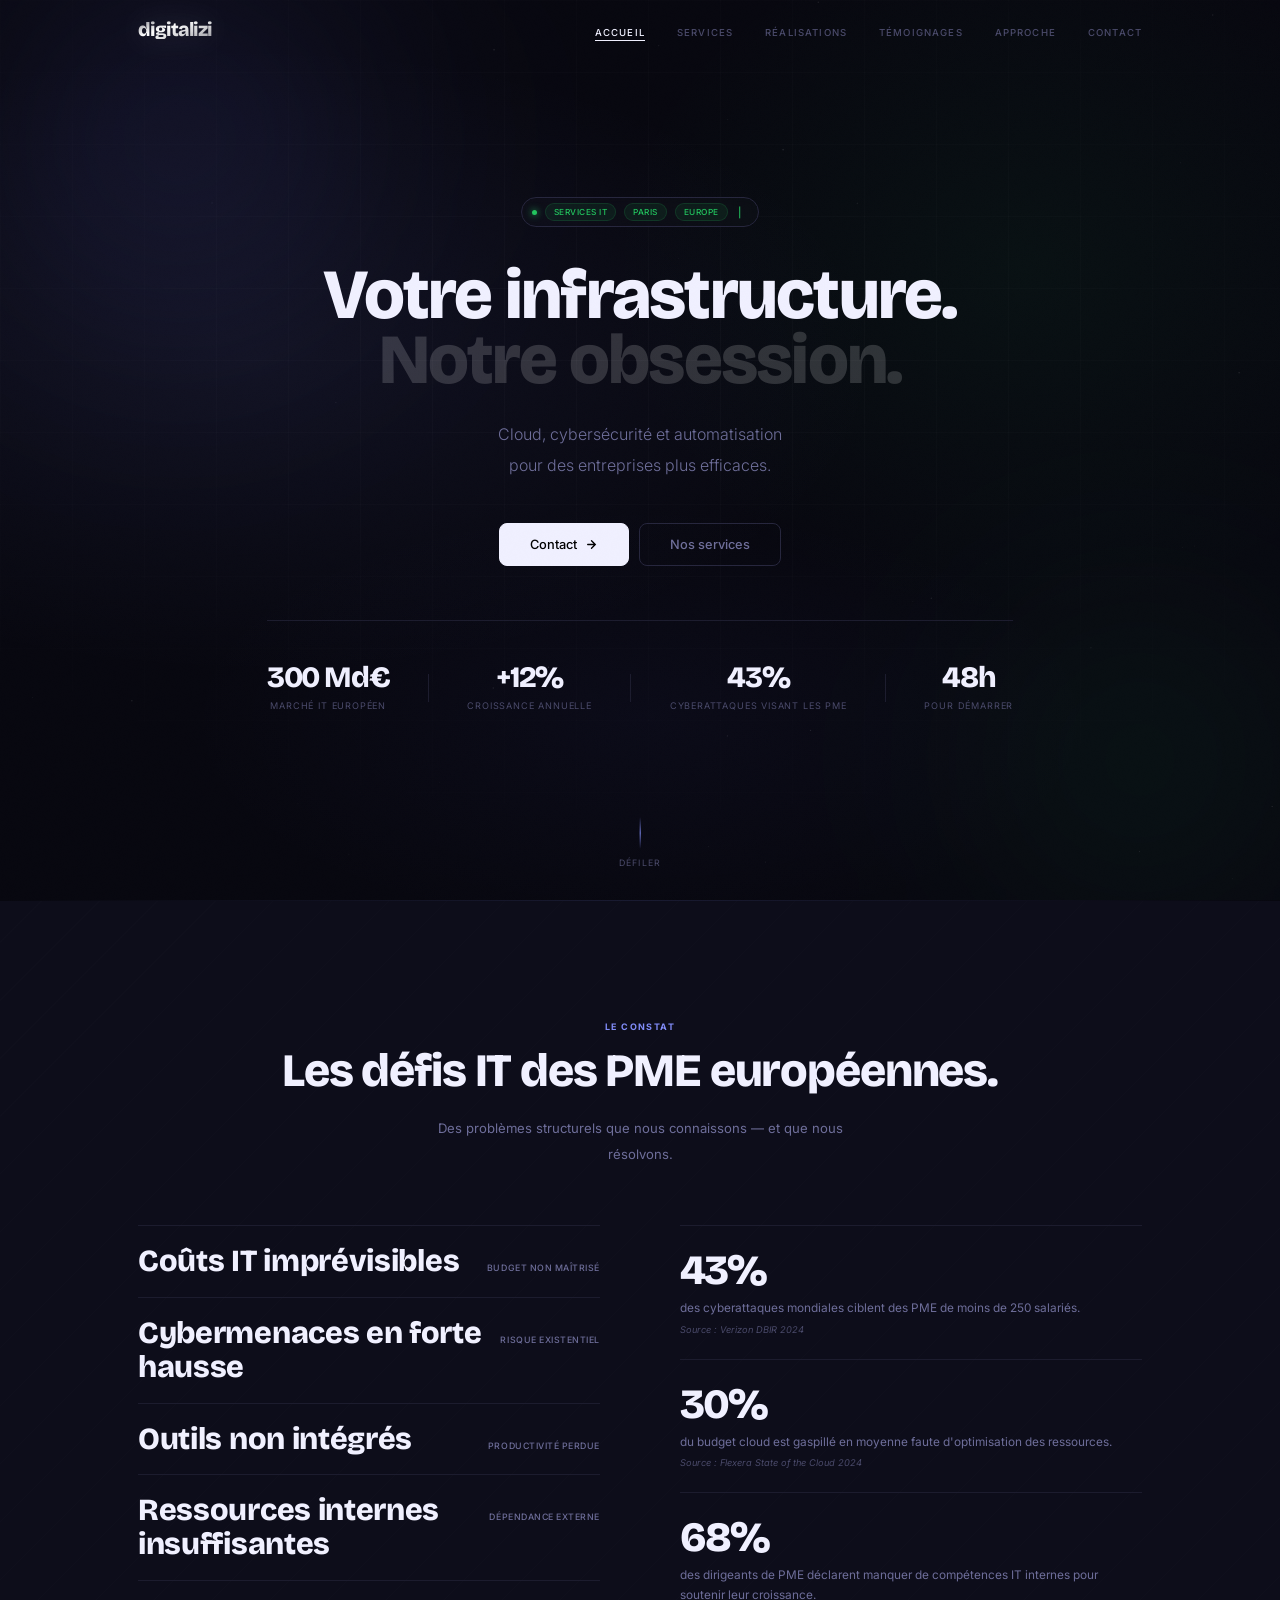
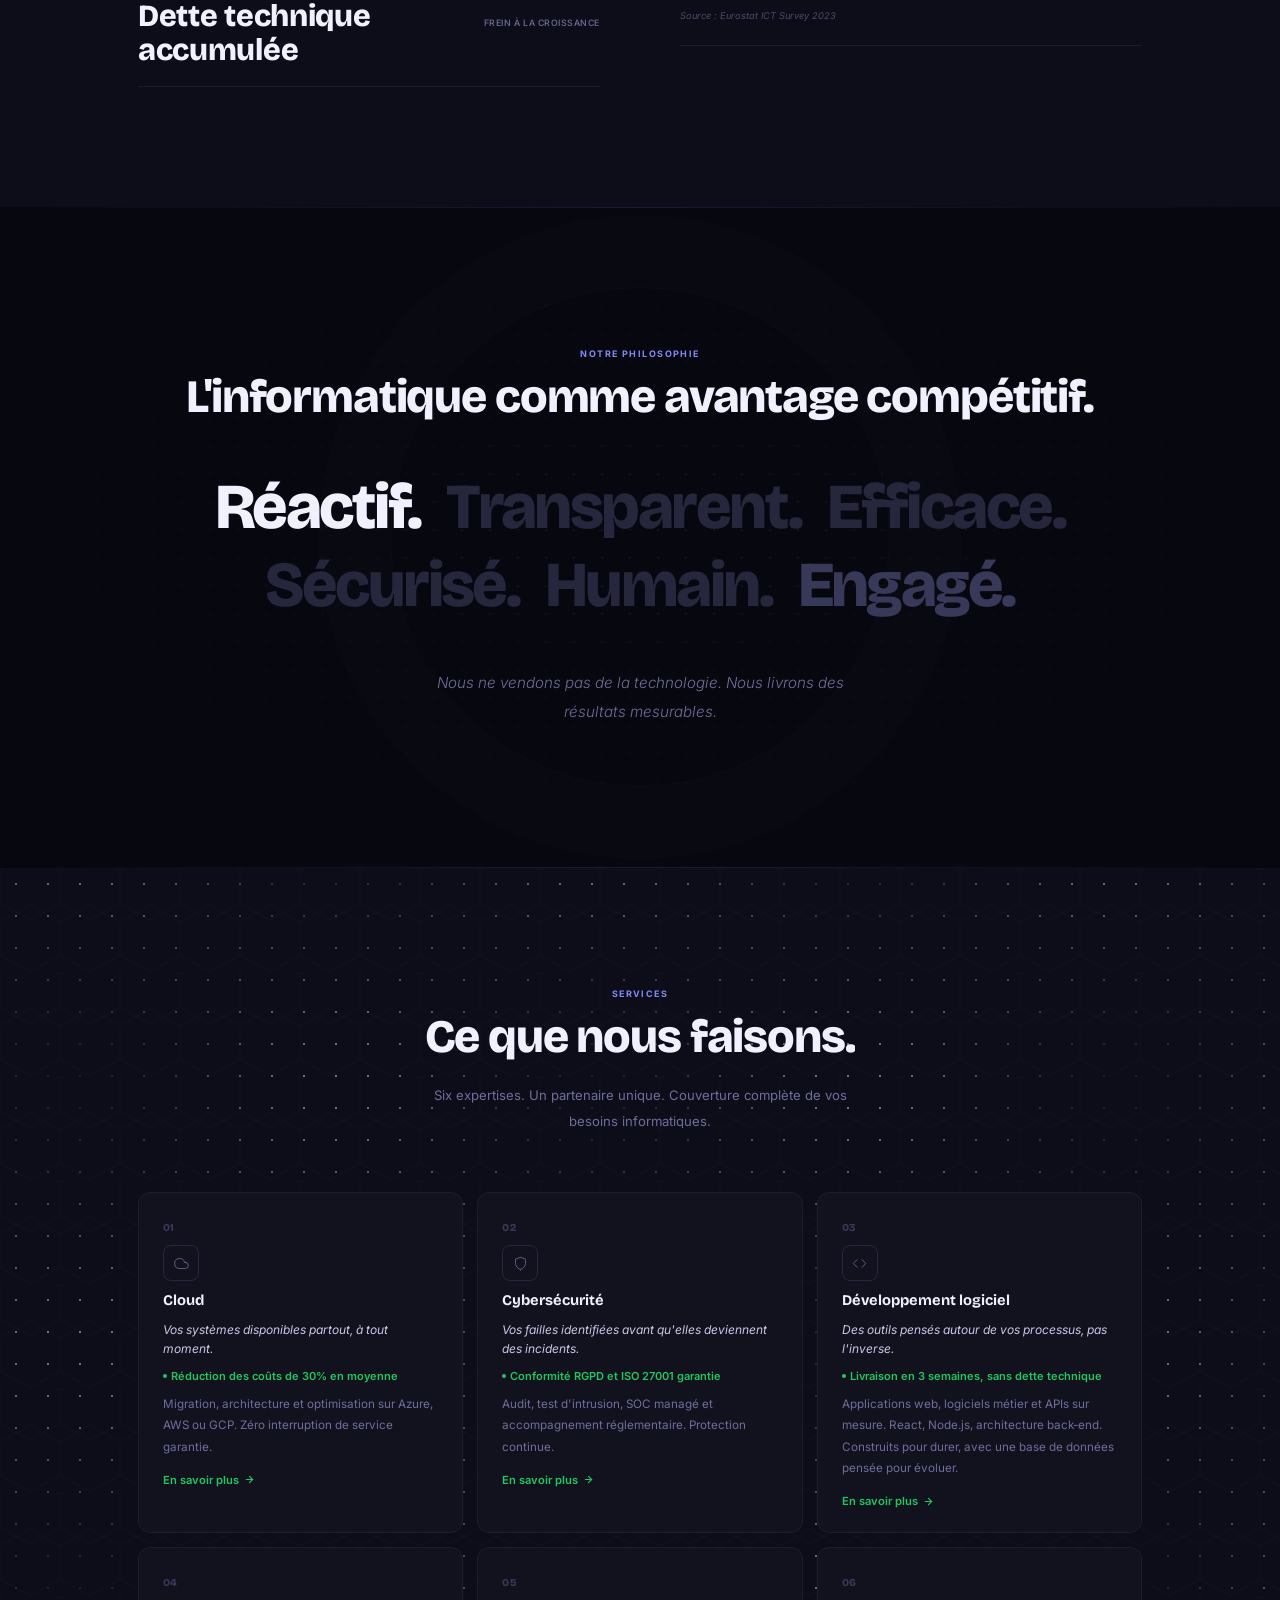
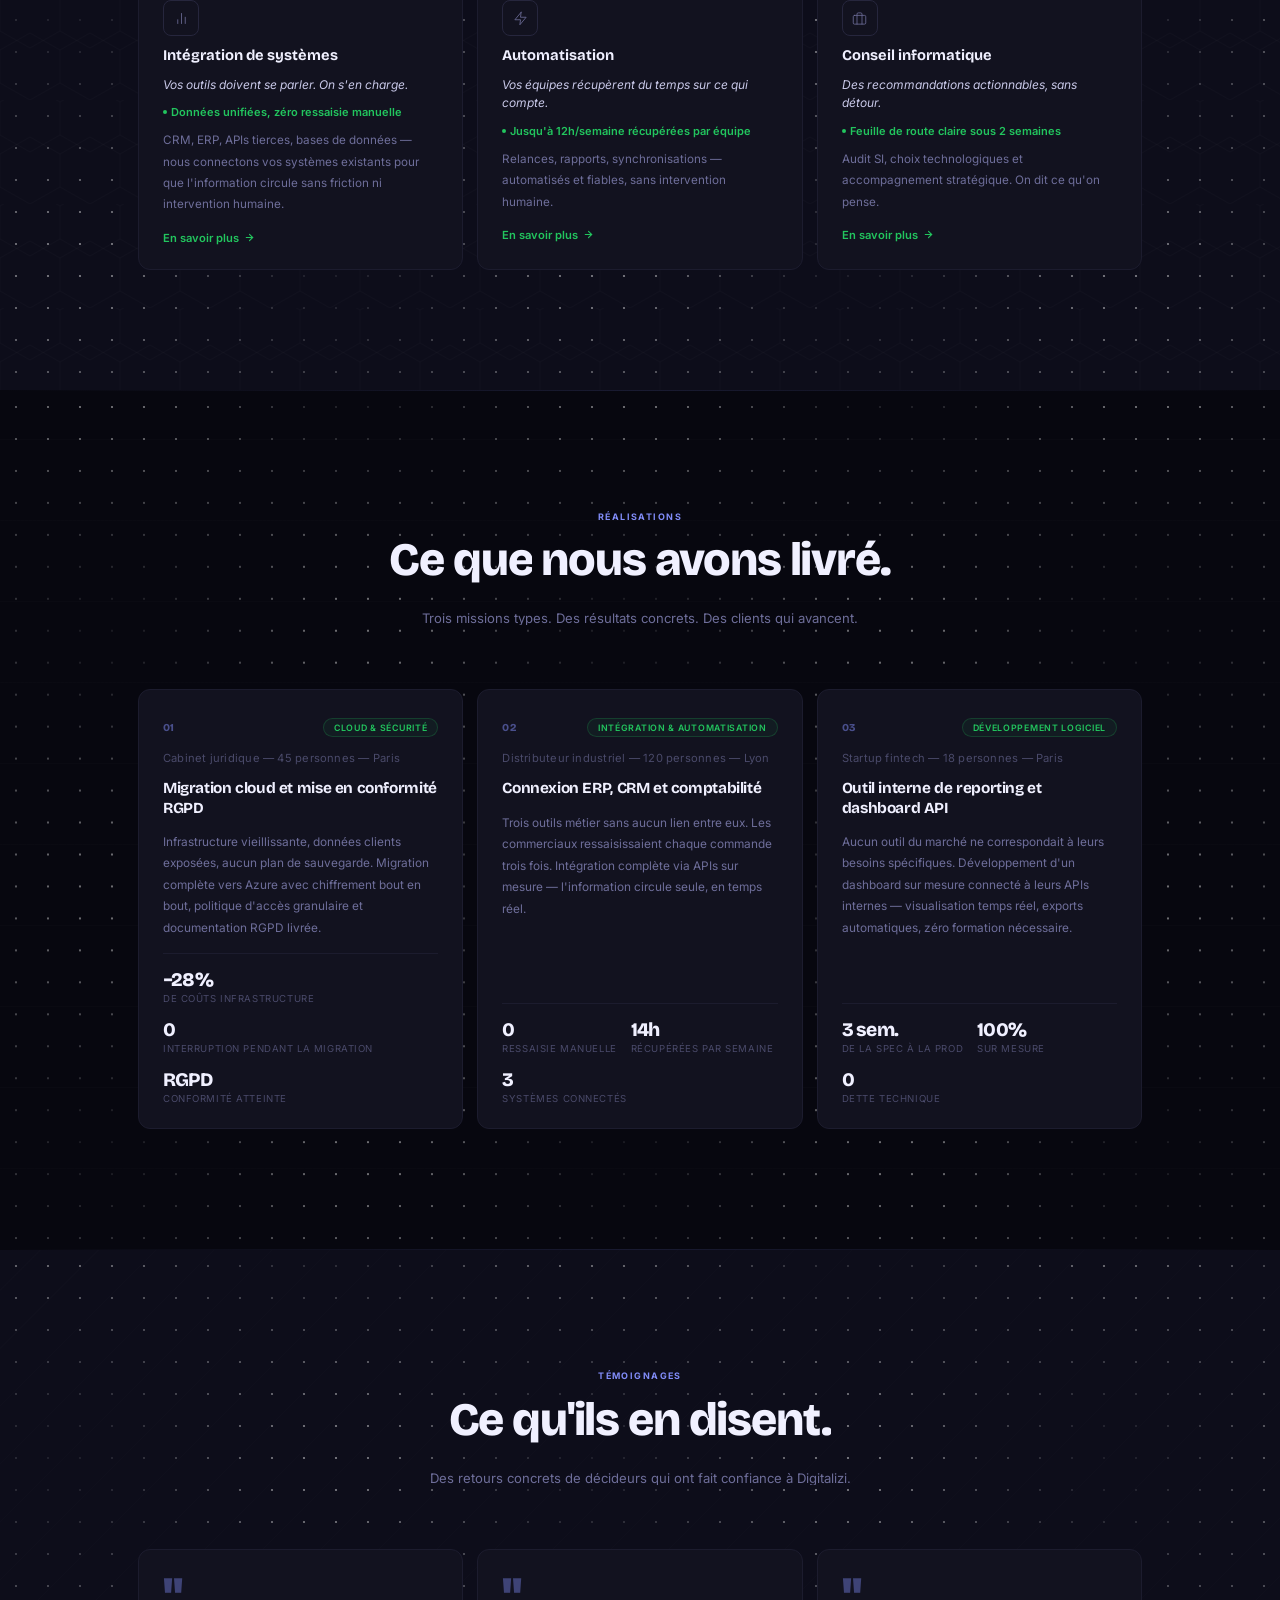
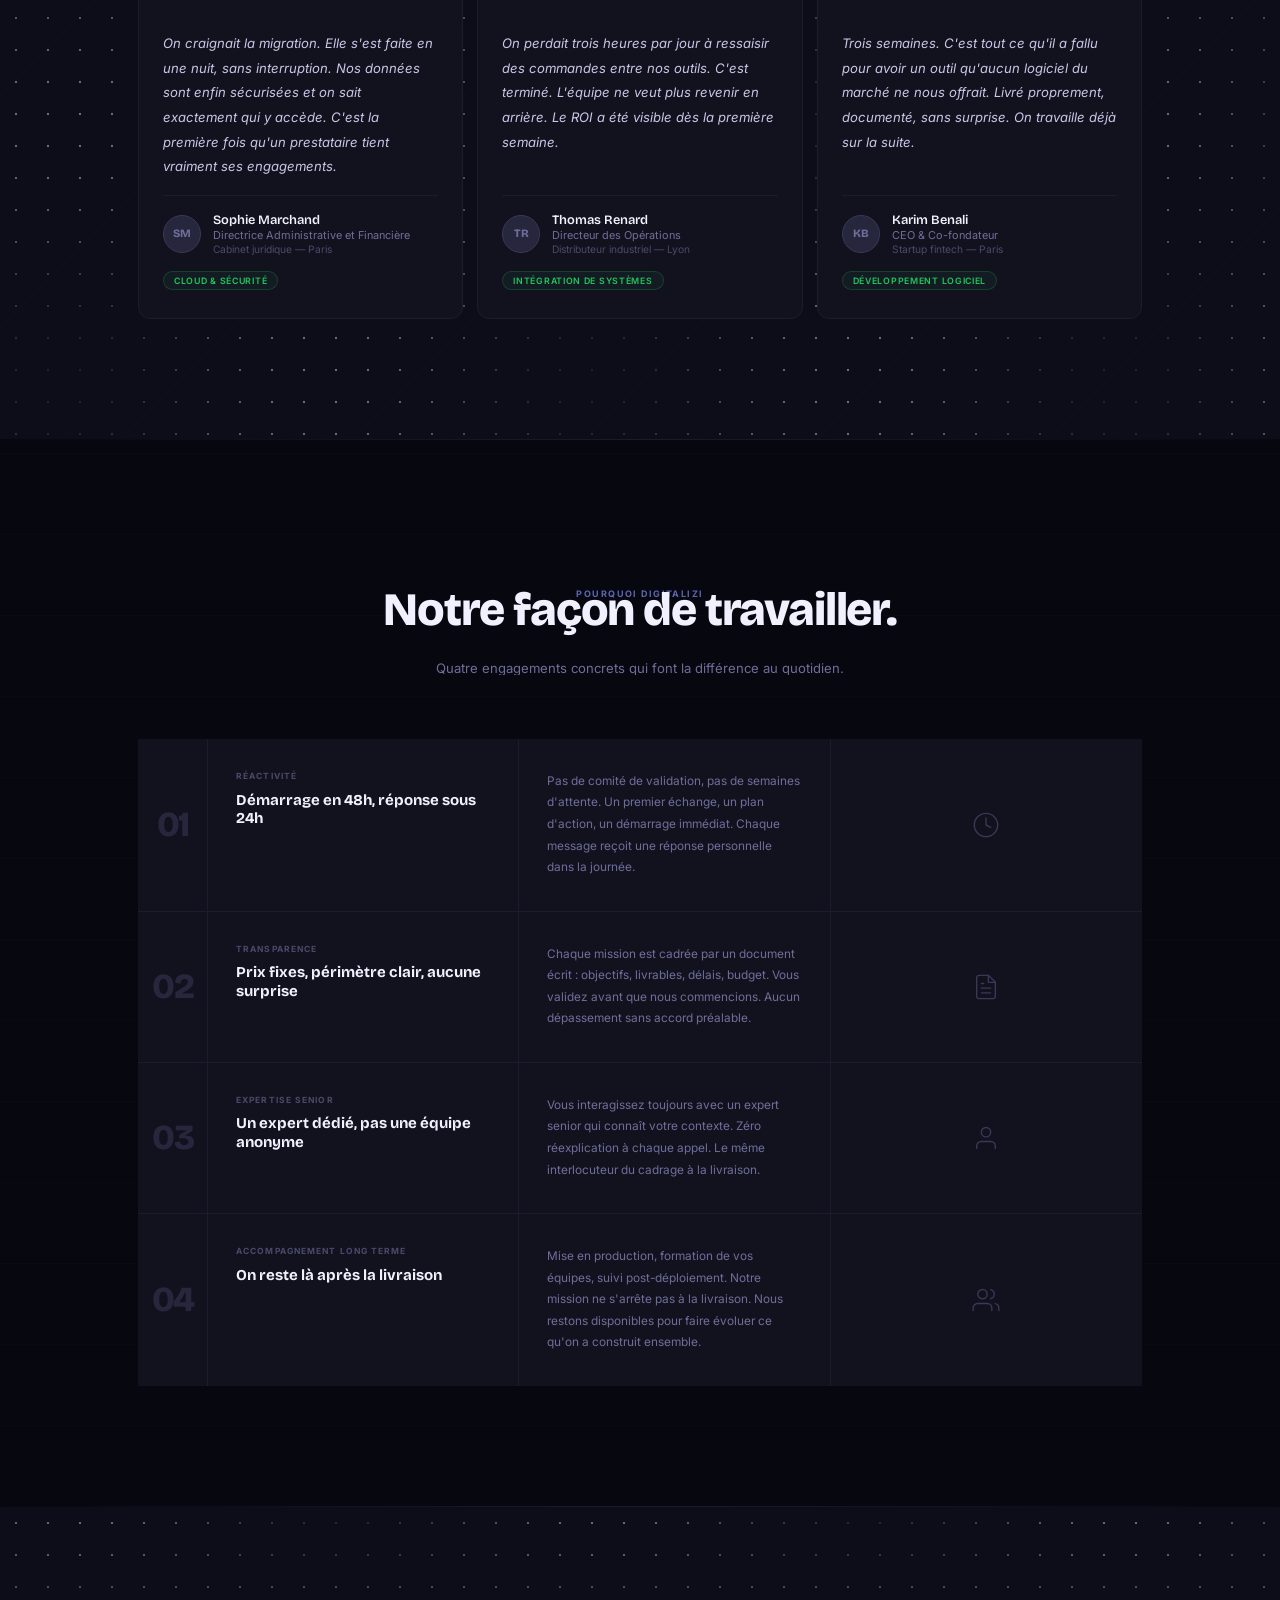
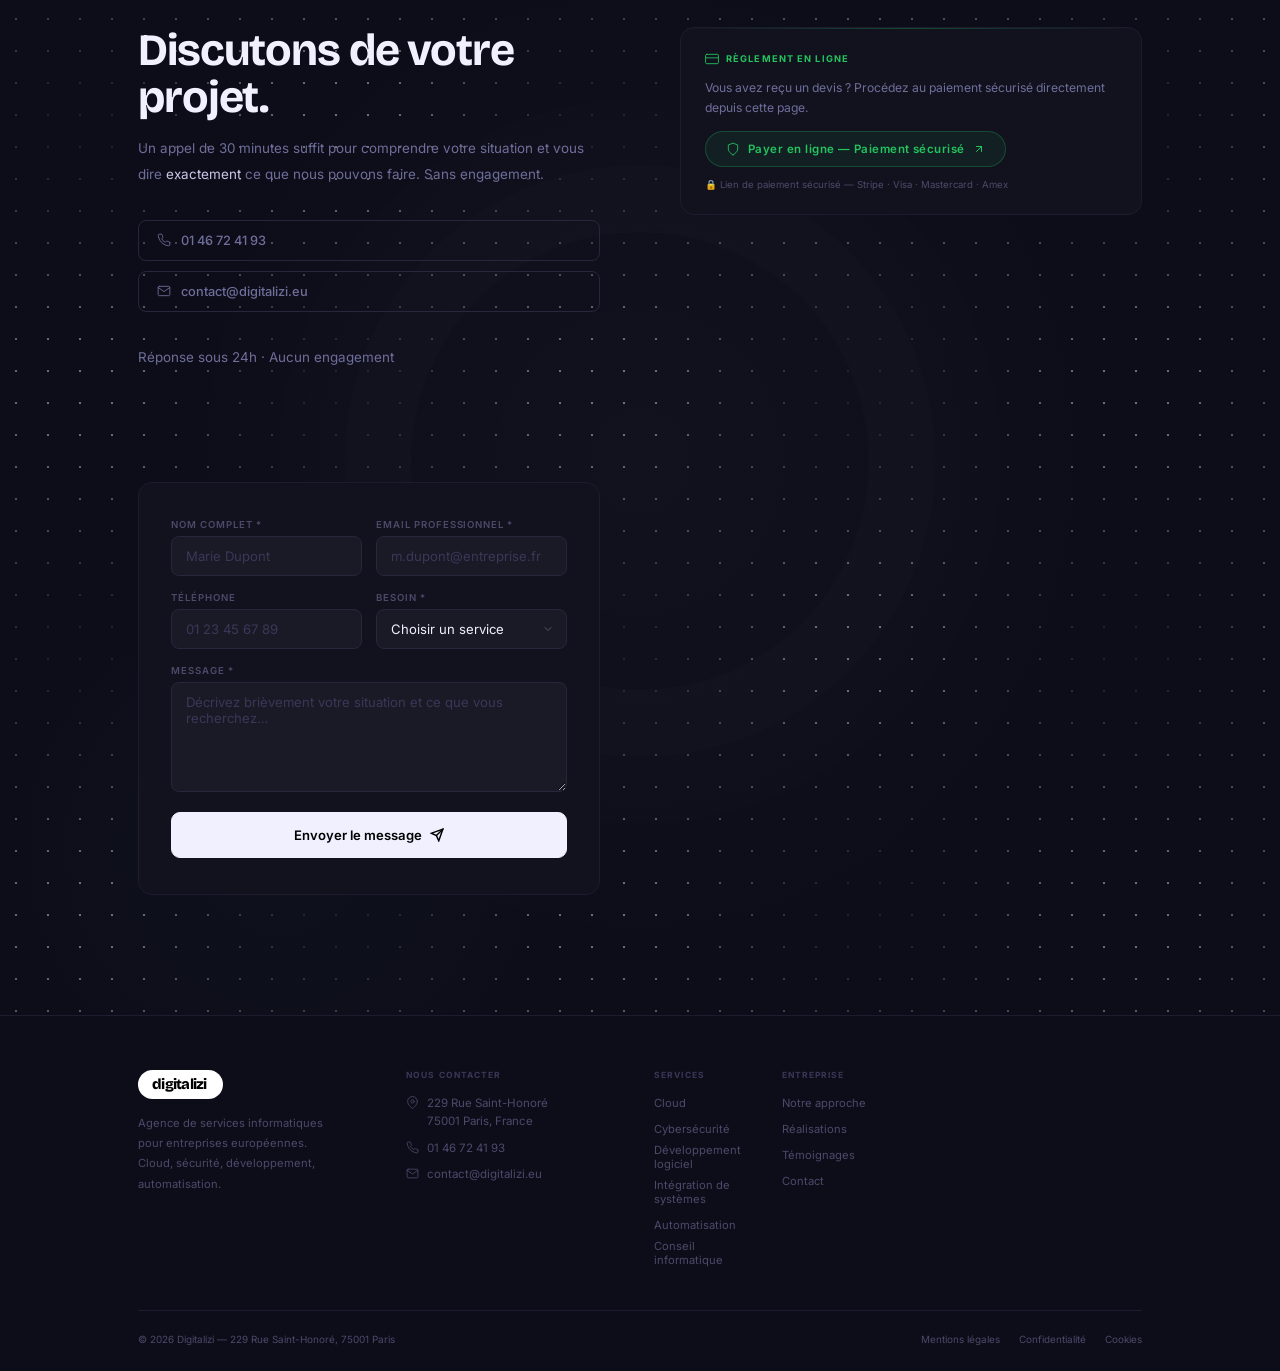
<file: index (13).html>
<!DOCTYPE html>
<html lang="fr">
<head>
<meta charset="UTF-8"/>
<meta name="viewport" content="width=device-width,initial-scale=1.0"/>
<meta name="description" content="Digitalizi — Agence de services IT à Paris. Cloud, cybersécurité, développement web, automatisation et conseil pour PME européennes."/>
<title>Digitalizi — Votre IT. Simplifié.</title>
<link rel="preconnect" href="https://fonts.googleapis.com">
<link href="https://fonts.googleapis.com/css2?family=Inter:ital,wght@0,300;0,400;0,500;0,600;1,300&family=Bricolage+Grotesque:wght@700;800&display=swap" rel="stylesheet">
<style>
/* ════════════════════════════════════════════════════
   RESET & VARIABLES
════════════════════════════════════════════════════ */
*,*::before,*::after{box-sizing:border-box;margin:0;padding:0}
:root{
  --n:    #07070f;
  --n2:   #0d0d1a;
  --n3:   #12121f;
  --l1:   #1c1c2e;
  --l2:   #26263d;
  --l3:   #383858;
  --w:    #f0f0ff;
  --w2:   #c8c8e8;
  --t:    #6e6e9a;
  --t2:   #4a4a6a;
  --v:    #22c55e;
  --v2:   rgba(34,197,94,.12);
  --acc:  #818cf8;
  --acc2: rgba(129,140,248,.12);
  --fh:   "Bricolage Grotesque",sans-serif;
  --fb:   "Inter",sans-serif;
  --ease: cubic-bezier(.16,1,.3,1);
  --e2:   cubic-bezier(.4,0,.2,1);
  --max:  1100px;
}
html{scroll-behavior:smooth}
body{
  background:var(--n);color:var(--t);
  font-family:var(--fb);overflow-x:hidden;
  -webkit-font-smoothing:antialiased;
}
h1,h2,h3{font-family:var(--fh);color:var(--w);letter-spacing:-.025em;line-height:1.05}
a{text-decoration:none;color:inherit}
img{display:block;max-width:100%}
.wrap{max-width:var(--max);margin:0 auto;padding:0 48px}

/* Grain overlay */
body::after{
  content:'';position:fixed;inset:0;z-index:9000;
  pointer-events:none;opacity:.018;
  background:url("data:image/svg+xml,%3Csvg viewBox='0 0 200 200' xmlns='http://www.w3.org/2000/svg'%3E%3Cfilter id='n'%3E%3CfeTurbulence type='fractalNoise' baseFrequency='0.8' numOctaves='4' stitchTiles='stitch'/%3E%3C/filter%3E%3Crect width='100%25' height='100%25' filter='url(%23n)'/%3E%3C/svg%3E") 0 0/160px;
}

/* ════════════════════════════════════════════════════
   SCROLL REVEAL — 4 variantes
════════════════════════════════════════════════════ */
.rv  {opacity:0;transform:translateY(28px);transition:opacity .7s var(--ease),transform .7s var(--ease)}
.rv-l{opacity:0;transform:translateX(-28px);transition:opacity .7s var(--ease),transform .7s var(--ease)}
.rv-r{opacity:0;transform:translateX(28px);transition:opacity .7s var(--ease),transform .7s var(--ease)}
.rv-s{opacity:0;transform:scale(.96);transition:opacity .7s var(--ease),transform .7s var(--ease)}
.rv.on,.rv-l.on,.rv-r.on,.rv-s.on{opacity:1;transform:none}

/* Cascade pour grilles */
.rvg .rv:nth-child(1){transition-delay:.04s}
.rvg .rv:nth-child(2){transition-delay:.10s}
.rvg .rv:nth-child(3){transition-delay:.16s}
.rvg .rv:nth-child(4){transition-delay:.22s}
.rvg .rv:nth-child(5){transition-delay:.28s}
.rvg .rv:nth-child(6){transition-delay:.34s}

/* ════════════════════════════════════════════════════
   PARALLAX DATA-ATTR (géré en JS)
════════════════════════════════════════════════════ */
[data-parallax]{will-change:transform}

/* ════════════════════════════════════════════════════
   NAVBAR
════════════════════════════════════════════════════ */
.nav{
  position:fixed;top:0;left:0;right:0;z-index:400;
  height:60px;display:flex;align-items:center;
  background:transparent;border-bottom:1px solid transparent;
  transition:background .4s var(--e2),backdrop-filter .4s,
             border-color .4s,height .3s var(--e2);
}
.nav.s{
  background:rgba(0,0,0,.9);
  backdrop-filter:blur(20px);-webkit-backdrop-filter:blur(20px);
  border-color:var(--l1);height:52px;
}

.nav-inner{
  max-width:var(--max);margin:0 auto;padding:0 48px;
  width:100%;display:flex;align-items:center;justify-content:space-between;
  gap:24px;
}

/* ── Logo typographique — effet lumineux ── */
.nav-logo{
  display:flex;align-items:center;
  font-family:var(--fh);
  font-size:1.22rem;font-weight:800;
  letter-spacing:-.05em;line-height:1;
  text-transform:lowercase;user-select:none;
  background:linear-gradient(
    160deg,
    rgba(255,255,255,.52) 0%,
    #fff 38%,
    rgba(255,255,255,.82) 68%,
    rgba(255,255,255,.58) 100%
  );
  -webkit-background-clip:text;
  -webkit-text-fill-color:transparent;
  background-clip:text;
  filter:drop-shadow(0 0 16px rgba(255,255,255,.18));
  transition:font-size .3s var(--ease),filter .3s var(--ease),
             transform .25s var(--ease),opacity .25s var(--ease);
}
.nav.s .nav-logo{font-size:1.06rem;filter:drop-shadow(0 0 9px rgba(255,255,255,.10))}
.nav-logo:hover{opacity:.65;transform:scale(.97);filter:drop-shadow(0 0 22px rgba(255,255,255,.30))}

/* Liens centrés */
.nav-links{
  display:flex;align-items:center;gap:2rem;list-style:none;
}
.nav-links a{
  font-size:.6rem;font-weight:500;letter-spacing:.12em;
  text-transform:uppercase;color:var(--t2);
  position:relative;transition:color .2s;white-space:nowrap;
}
.nav-links a::after{
  content:'';position:absolute;bottom:-3px;left:0;
  width:0;height:1px;background:var(--w);
  transition:width .22s var(--e2);
}
.nav-links a:hover,.nav-links a.on{color:var(--w)}
.nav-links a:hover::after,.nav-links a.on::after{width:100%}

/* Burger */
.burger{
  display:none;flex-direction:column;gap:5px;
  background:none;border:none;cursor:pointer;padding:4px;
}
.burger span{
  display:block;width:18px;height:1.5px;
  background:var(--t);border-radius:2px;
  transition:transform .3s var(--ease),opacity .3s,background .2s;
}
.burger.o span:nth-child(1){transform:translateY(6.5px) rotate(45deg);background:var(--w)}
.burger.o span:nth-child(2){opacity:0;transform:scaleX(0)}
.burger.o span:nth-child(3){transform:translateY(-6.5px) rotate(-45deg);background:var(--w)}

/* ── Menu mobile — transition fluide sans display toggle ── */
.mob{
  position:fixed;top:0;left:0;right:0;bottom:0;
  background:rgba(0,0,0,.97);backdrop-filter:blur(24px);
  padding:90px 40px 40px;
  flex-direction:column;gap:0;z-index:390;
  /* Transition par visibility+opacity, jamais display */
  visibility:hidden;opacity:0;pointer-events:none;
  transition:opacity .32s var(--ease),visibility .32s var(--ease);
  display:flex; /* toujours flex, caché via opacity */
}
.mob.o{visibility:visible;opacity:1;pointer-events:auto}
.mob a{
  font-size:1.6rem;font-weight:700;font-family:var(--fh);
  color:rgba(255,255,255,.25);
  padding:16px 0;border-bottom:1px solid var(--l1);
  transition:color .18s,padding-left .18s var(--ease),transform .3s var(--ease);
  transform:translateX(-12px);
}
.mob.o a{color:rgba(255,255,255,.7);transform:translateX(0)}
.mob.o a:nth-child(1){transition-delay:.05s}
.mob.o a:nth-child(2){transition-delay:.10s}
.mob.o a:nth-child(3){transition-delay:.15s}
.mob.o a:nth-child(4){transition-delay:.20s}
.mob a:hover{color:var(--w);padding-left:8px}

/* ════════════════════════════════════════════════════
   BOUTONS
════════════════════════════════════════════════════ */
.btn{
  display:inline-flex;align-items:center;gap:8px;
  padding:13px 30px;border-radius:8px;border:1px solid transparent;
  font-family:var(--fb);font-size:.8rem;font-weight:500;cursor:pointer;
  position:relative;overflow:hidden;
  transition:background .22s var(--e2),color .22s,border-color .22s,
             transform .22s var(--ease),box-shadow .22s;
}
.btn::before{
  content:'';position:absolute;top:0;left:-100%;
  width:60%;height:100%;
  background:linear-gradient(90deg,transparent,rgba(255,255,255,.07),transparent);
  transition:left .44s var(--e2);pointer-events:none;
}
.btn:hover::before{left:150%}
.btn svg{transition:transform .2s var(--e2);flex-shrink:0}
.btn:hover svg{transform:translateX(3px)}
.btn:active{transform:scale(.97)}
.bw{background:var(--w);color:#000;border-color:var(--w)}
.bw:hover{background:var(--w2);transform:translateY(-2px);box-shadow:0 6px 24px rgba(255,255,255,.1)}
.bo{background:transparent;color:var(--t);border-color:var(--l2)}
.bo:hover{border-color:var(--l3);color:var(--w);transform:translateY(-2px)}

/* ════════════════════════════════════════════════════
   HERO
════════════════════════════════════════════════════ */
.hero{
  position:relative;min-height:100vh;
  display:flex;flex-direction:column;
  align-items:center;justify-content:center;
  text-align:center;padding:100px 48px 90px;
  overflow:hidden;
}
#cv{position:absolute;inset:0;z-index:0;pointer-events:none}

/* Grille parallaxe */
.hg{
  position:absolute;inset:0;z-index:0;pointer-events:none;
  background-image:
    linear-gradient(rgba(255,255,255,.022) 1px,transparent 1px),
    linear-gradient(90deg,rgba(255,255,255,.022) 1px,transparent 1px);
  background-size:72px 72px;
  -webkit-mask-image:radial-gradient(ellipse 90% 72% at 50% 36%,black 0%,transparent 100%);
  mask-image:radial-gradient(ellipse 90% 72% at 50% 36%,black 0%,transparent 100%);
}

/* Orbes */
.orb{position:absolute;border-radius:50%;pointer-events:none;z-index:0;filter:blur(110px);mix-blend-mode:screen}
.o1{width:520px;height:520px;top:-120px;left:-80px;background:radial-gradient(circle,rgba(99,102,241,.18) 0%,transparent 70%);animation:orbf1 18s ease-in-out infinite alternate}
.o2{width:400px;height:400px;bottom:-60px;right:-60px;background:radial-gradient(circle,rgba(34,197,94,.12) 0%,transparent 70%);animation:orbf2 22s ease-in-out infinite alternate}
.o3{width:300px;height:300px;top:30%;left:60%;background:radial-gradient(circle,rgba(34,197,94,.022) 0%,transparent 70%);animation:f3 32s ease-in-out infinite}
@keyframes orbf1{0%{transform:translate(0,0) scale(1)}100%{transform:translate(60px,40px) scale(1.15)}}
@keyframes orbf2{0%{transform:translate(0,0) scale(1)}100%{transform:translate(-40px,-30px) scale(1.1)}}

.hbody{position:relative;z-index:1;max-width:800px}

.badge{
  display:inline-flex;align-items:center;gap:8px;
  border:1px solid var(--l2);border-radius:100px;
  padding:5px 16px 5px 10px;margin-bottom:2.2rem;
  font-size:.62rem;font-weight:500;color:var(--t2);
  letter-spacing:.1em;text-transform:uppercase;
  background:rgba(255,255,255,.014);backdrop-filter:blur(4px);
  opacity:0;animation:fu .6s var(--ease) .1s forwards;
}
.bdot{
  width:5px;height:5px;border-radius:50%;
  background:var(--v);box-shadow:0 0 7px var(--v);flex-shrink:0;
  animation:dotpulse 2.2s ease-in-out infinite;
}
.h1{
  font-size:clamp(2.4rem,5.5vw,5rem);
  font-weight:800;line-height:.93;margin-bottom:1.6rem;
  opacity:0;animation:fu .9s var(--ease) .22s forwards;
}
.h1 .dim{color:rgba(255,255,255,.16)}
.hsub{
  font-size:clamp(.92rem,1.5vw,1rem);color:var(--t);
  font-weight:300;max-width:420px;margin:0 auto 2.6rem;
  line-height:1.95;
  opacity:0;animation:fu .7s var(--ease) .46s forwards;
}
.hsub strong{color:var(--w2);font-weight:400}
.hbtns{
  display:flex;gap:10px;justify-content:center;flex-wrap:wrap;
  opacity:0;animation:fu .7s var(--ease) .62s forwards;
}
.hstats{
  display:flex;align-items:center;gap:2.4rem;
  justify-content:center;flex-wrap:wrap;
  margin-top:3.4rem;padding-top:2.6rem;
  border-top:1px solid var(--l1);
  opacity:0;animation:fu .7s var(--ease) .9s forwards;
}
.hsn{display:block;font-family:var(--fh);font-size:1.85rem;font-weight:800;color:var(--w);letter-spacing:-.04em;line-height:1}
.hsl{font-size:.57rem;color:var(--t2);letter-spacing:.09em;text-transform:uppercase;margin-top:3px}
.hss{width:1px;height:28px;background:var(--l1)}
.scue{
  position:absolute;bottom:28px;left:50%;transform:translateX(-50%);
  display:flex;flex-direction:column;align-items:center;gap:5px;
  color:var(--t2);font-size:.55rem;letter-spacing:.13em;text-transform:uppercase;
  z-index:1;opacity:0;animation:fu .6s var(--ease) 1.4s forwards;
}
.scue svg{animation:bob 2.2s ease-in-out infinite}
@keyframes dotpulse{0%,100%{opacity:1}50%{opacity:.28}}
@keyframes bob{0%,100%{transform:translateY(0)}50%{transform:translateY(6px)}}
@keyframes fu{from{opacity:0;transform:translateY(14px)}to{opacity:1;transform:none}}

/* ════════════════════════════════════════════════════
   SÉPARATEUR
════════════════════════════════════════════════════ */
.sep{
  height:1px;
  background:linear-gradient(90deg,transparent,rgba(129,140,248,.15),transparent);
  transform-origin:left;
  transform:scaleX(0);
  opacity:0;
  transition:transform .8s var(--ease),opacity .4s ease;
}
.sep.sep-on{transform:scaleX(1);opacity:1}

/* ════════════════════════════════════════════════════
   BASE SECTION
════════════════════════════════════════════════════ */
section{padding:120px 0}
.stag{display:block;font-size:.56rem;font-weight:700;letter-spacing:.16em;text-transform:uppercase;color:var(--acc);opacity:.7;margin-bottom:.85rem;text-align:center}
.stitre{font-size:clamp(1.9rem,3.8vw,2.9rem);font-weight:800;text-align:center;margin-bottom:.85rem}
.ssous{text-align:center;color:var(--t);max-width:440px;margin:0 auto 4rem;font-size:.82rem;line-height:1.95}

/* ════════════════════════════════════════════════════
   PROBLÈME — 5 constats sectoriels
════════════════════════════════════════════════════ */
.probleme{position:relative;background:var(--n2);overflow:hidden}
.probleme::before{
  content:'';position:absolute;inset:0;pointer-events:none;
  background:repeating-linear-gradient(-45deg,transparent,transparent 40px,rgba(255,255,255,.009) 40px,rgba(255,255,255,.009) 41px);
}
.probleme .wrap{position:relative;z-index:1}
.prob-layout{display:grid;grid-template-columns:1fr 1fr;gap:80px;align-items:start}
.prob-tag{font-size:.56rem;font-weight:700;letter-spacing:.16em;text-transform:uppercase;color:var(--t2);margin-bottom:1.4rem}

.prob-lignes{display:flex;flex-direction:column;gap:0}
.prob-ligne{
  display:flex;align-items:baseline;justify-content:space-between;
  font-family:var(--fh);font-size:clamp(1.3rem,2.4vw,1.95rem);
  font-weight:800;line-height:1.12;color:var(--w);
  padding:18px 0;border-bottom:1px solid var(--l1);
  opacity:0;transform:translateY(16px);
  transition:opacity .5s var(--ease),transform .5s var(--ease);
  word-spacing:normal;letter-spacing:-.01em;
}
/* Neutralise les espaces créés par le word-reveal wrapping */
.prob-ligne .word-reveal-line{
  display:inline;
  overflow:visible;
}
.prob-ligne .word-span{
  display:inline;
  transform:none !important;
  opacity:1 !important;
  transition:none !important;
}
.prob-ligne:first-child{border-top:1px solid var(--l1)}
.prob-ligne.on{opacity:1;transform:none}
.prob-ligne:nth-child(1).on{transition-delay:0s}
.prob-ligne:nth-child(2).on{transition-delay:.10s}
.prob-ligne:nth-child(3).on{transition-delay:.20s}
.prob-ligne:nth-child(4).on{transition-delay:.30s}
.prob-ligne:nth-child(5).on{transition-delay:.40s}
.prob-pill{
  font-family:var(--fb);font-size:.55rem;font-weight:500;
  color:var(--t);letter-spacing:.06em;text-transform:uppercase;
  flex-shrink:0;margin-left:12px;white-space:nowrap;
}

.chiffres{display:flex;flex-direction:column;gap:0}
.chiffre{padding:24px 0;border-bottom:1px solid var(--l1);transition:background .2s}
.chiffre:first-child{border-top:1px solid var(--l1)}
.chiffre:hover{background:rgba(255,255,255,.011);padding-left:8px;transition:background .2s,padding-left .25s var(--ease)}
.chiffre:hover .chiffre-n{color:var(--v);transition:color .3s var(--ease)}

/* Dropdown services navbar */
.nav-drop{position:relative}
.nav-drop-menu{
  display:none;position:absolute;top:calc(100% + 18px);left:50%;
  transform:translateX(-50%);
  background:rgba(4,4,4,.96);backdrop-filter:blur(20px);
  border:1px solid var(--l1);border-radius:10px;
  padding:8px;min-width:220px;
  opacity:0;transform:translateX(-50%) translateY(-8px);
  transition:opacity .25s var(--ease),transform .25s var(--ease);
  pointer-events:none;z-index:500;
}
.nav-drop-menu.open{display:block;opacity:1;transform:translateX(-50%) translateY(0);pointer-events:auto}
.nav-drop-menu a{display:flex;align-items:center;gap:8px;padding:8px 12px;font-size:.72rem;color:var(--t);border-radius:6px;transition:background .15s,color .15s;white-space:nowrap;letter-spacing:.01em;text-transform:none}
.nav-drop-menu a:hover{background:rgba(255,255,255,.06);color:var(--w)}
.drop-dot{width:4px;height:4px;border-radius:50%;background:currentColor;flex-shrink:0}
.rvg .rv-l:nth-child(1),.rvg .rv-r:nth-child(1){transition-delay:.04s}
.rvg .rv-l:nth-child(2),.rvg .rv-r:nth-child(2){transition-delay:.12s}
.rvg .rv-l:nth-child(3),.rvg .rv-r:nth-child(3){transition-delay:.20s}
.rvg .rv-l:nth-child(4),.rvg .rv-r:nth-child(4){transition-delay:.28s}
.chiffre-n{
  font-family:var(--fh);font-size:2.6rem;font-weight:800;
  color:var(--w);letter-spacing:-.05em;line-height:1;margin-bottom:.4rem;
}
.chiffre-l{font-size:.74rem;color:var(--t);line-height:1.72}
.chiffre-src{font-size:.58rem;color:var(--t2);margin-top:.3rem;font-style:italic}

/* ════════════════════════════════════════════════════
   VISION — mots-clés immersifs
════════════════════════════════════════════════════ */
.vision{position:relative;background:var(--n);overflow:hidden;padding:140px 0}
.vision::before{
  content:'';position:absolute;inset:0;pointer-events:none;
  background:radial-gradient(rgba(255,255,255,.05) 1px,transparent 1px) 0 0/28px 28px;
  -webkit-mask-image:radial-gradient(ellipse 76% 66% at 50% 50%,black 0%,transparent 100%);
  mask-image:radial-gradient(ellipse 76% 66% at 50% 50%,black 0%,transparent 100%);
}
.vision::after{
  content:'';position:absolute;top:50%;left:50%;
  transform:translate(-50%,-50%);
  width:500px;height:500px;border-radius:50%;
  border:1px solid rgba(255,255,255,.024);
  box-shadow:0 0 0 72px rgba(255,255,255,.007);
  pointer-events:none;animation:ring 8s ease-in-out infinite;
}
@keyframes ring{0%,100%{transform:translate(-50%,-50%) scale(1);opacity:.8}50%{transform:translate(-50%,-50%) scale(1.07);opacity:.3}}
.vision .wrap{position:relative;z-index:1;text-align:center}
.vmots{display:flex;flex-wrap:wrap;justify-content:center;margin:2.8rem 0}
.vmot{
  font-family:var(--fh);font-weight:800;
  font-size:clamp(2.4rem,5vw,4.6rem);
  letter-spacing:-.04em;line-height:1.05;
  padding:.08em .2em;color:var(--l2);
  transition:color .4s var(--ease);
  cursor:default;user-select:none;
}
.vmot.on{color:var(--w)}
.vmot.semi{color:var(--l3)}
.vcite{font-size:clamp(.86rem,1.5vw,.95rem);color:var(--t);font-weight:300;font-style:italic;max-width:440px;margin:0 auto;line-height:1.95}

/* ════════════════════════════════════════════════════
   SERVICES
════════════════════════════════════════════════════ */
.services{position:relative;background:var(--n2);overflow:hidden}
.services::before{
  content:'';position:absolute;inset:0;pointer-events:none;
  background:url("data:image/svg+xml,%3Csvg xmlns='http://www.w3.org/2000/svg' width='60' height='104'%3E%3Cpath d='M30 52L0 35V2l30-17 30 17v33z' fill='none' stroke='rgba(255,255,255,.016)' stroke-width='1'/%3E%3Cpath d='M30 104L0 87V54l30-17 30 17v33z' fill='none' stroke='rgba(255,255,255,.016)' stroke-width='1'/%3E%3C/svg%3E") 0 0/60px 104px;
}
.services .wrap{position:relative;z-index:1}
.svc-grid{display:grid;grid-template-columns:repeat(3,1fr);gap:14px}

.svc-card{
  background:var(--n3);border:1px solid var(--l1);border-radius:12px;
  padding:28px 24px 24px;
  display:flex;flex-direction:column;gap:11px;
  position:relative;overflow:hidden;cursor:pointer;
  transition:border-color .22s,transform .3s var(--ease),box-shadow .3s,background .22s;
}
/* Ligne verte gauche */
.svc-card::after{
  content:'';position:absolute;left:0;top:0;bottom:0;width:2px;
  background:linear-gradient(180deg,transparent,var(--v),transparent);
  transform:scaleY(0);transform-origin:center;
  transition:transform .34s var(--ease);
}
/* Reflet haut */
.svc-card::before{
  content:'';position:absolute;top:0;left:0;right:0;height:1px;
  background:linear-gradient(90deg,transparent,rgba(255,255,255,.055),transparent);
  opacity:0;transition:opacity .3s;
}
.svc-card:hover{
  border-color:var(--l2);transform:translateY(-6px);
  box-shadow:0 16px 48px rgba(0,0,0,.6),0 0 0 1px rgba(34,197,94,.08),0 4px 32px rgba(34,197,94,.06);
  background:var(--n2);
}
.svc-card:hover::before{opacity:1}
.svc-card:hover::after{transform:scaleY(1)}

.svc-num{font-family:var(--fh);font-size:.66rem;font-weight:800;color:var(--l3);letter-spacing:.04em;transition:color .2s}
.svc-card:hover .svc-num{color:var(--t)}
.svc-ico{
  width:36px;height:36px;border:1px solid var(--l2);border-radius:8px;
  display:flex;align-items:center;justify-content:center;
  background:var(--n3);
  transition:border-color .2s,transform .25s var(--ease);
}
.svc-ico svg{stroke:var(--t);fill:none;stroke-width:1.3;stroke-linecap:round;stroke-linejoin:round;width:15px;height:15px;transition:stroke .2s}
.svc-card:hover .svc-ico{border-color:var(--l3);transform:scale(1.08)}
.svc-card:hover .svc-ico svg{stroke:var(--w2)}
.svc-nom{font-size:.92rem;font-weight:700;color:var(--w);font-family:var(--fh);line-height:1.2}
.svc-phrase{font-size:.75rem;font-weight:400;color:var(--w2);font-style:italic;line-height:1.55}
.svc-benef{display:inline-flex;align-items:center;gap:4px;font-size:.69rem;font-weight:600;color:var(--v)}
.svc-benef::before{content:'';width:4px;height:4px;background:var(--v);border-radius:50%;flex-shrink:0}
.svc-desc{font-size:.73rem;color:var(--t);line-height:1.82}
.svc-link{
  display:inline-flex;align-items:center;gap:5px;
  font-size:.7rem;font-weight:600;color:var(--v);
  margin-top:4px;
  transition:gap .2s var(--ease),opacity .2s;
}
.svc-link:hover{gap:8px;opacity:.8}
.svc-link svg{flex-shrink:0}

/* ════════════════════════════════════════════════════
   POURQUOI DIGITALIZI — remplace Projets
════════════════════════════════════════════════════ */
.pourquoi{position:relative;background:var(--n);overflow:hidden}
.pourquoi::before{
  content:'';position:absolute;inset:0;pointer-events:none;
  background:repeating-linear-gradient(0deg,transparent,transparent 80px,rgba(255,255,255,.011) 80px,rgba(255,255,255,.011) 81px);
}
.pourquoi .wrap{position:relative;z-index:1}

.pq-liste{display:flex;flex-direction:column;gap:1px;background:var(--l1)}
.pq-item{
  background:var(--n3);
  display:grid;grid-template-columns:70px 1fr 1fr 1fr;
  gap:0;position:relative;overflow:hidden;
  transition:background .2s;
}
/* Barre verte bas */
.pq-item::after{
  content:'';position:absolute;bottom:0;left:0;right:0;height:1px;
  background:linear-gradient(90deg,var(--v),rgba(34,197,94,.18),transparent);
  transform:scaleX(0);transform-origin:left;
  transition:transform .4s var(--ease);
}
.pq-item:hover{background:var(--n2)}
.pq-item:hover::after{transform:scaleX(1)}

.pq-col{padding:32px 28px;border-right:1px solid var(--l1)}
.pq-col:last-child{border-right:none}

/* Numéro grand */
.pq-num{
  font-family:var(--fh);font-size:2.2rem;font-weight:800;
  color:var(--l2);line-height:1;letter-spacing:-.05em;
  display:flex;align-items:center;justify-content:center;
  transition:color .25s var(--ease);
}
.pq-item:hover .pq-num{color:var(--l3)}

.pq-etiq{font-size:.53rem;font-weight:700;letter-spacing:.13em;text-transform:uppercase;color:var(--t2);margin-bottom:.55rem}
.pq-titre{font-size:.94rem;font-weight:700;color:var(--w);font-family:var(--fh);line-height:1.22;margin-bottom:.5rem}
.pq-txt{font-size:.74rem;color:var(--t);line-height:1.82}
.pq-ico{
  display:flex;align-items:center;justify-content:center;
  padding:32px 20px;
}
.pq-ico svg{
  width:28px;height:28px;stroke:var(--l3);fill:none;
  stroke-width:1.2;stroke-linecap:round;stroke-linejoin:round;
  transition:stroke .25s var(--ease),transform .3s var(--ease);
}
.pq-item:hover .pq-ico svg{stroke:var(--v);transform:scale(1.15)}

/* ════════════════════════════════════════════════════
   CONTACT — formulaire + infos
════════════════════════════════════════════════════ */
.contact-sec{
  position:relative;overflow:hidden;
  padding:120px 0;
  background:
    radial-gradient(ellipse 58% 72% at 50% 50%,rgba(255,255,255,.018) 0%,transparent 65%),
    radial-gradient(ellipse 36% 40% at 22% 85%,rgba(34,197,94,.028) 0%,transparent 60%),
    var(--n2);
}
.contact-sec::before{
  content:'';position:absolute;top:50%;left:50%;
  transform:translate(-50%,-50%);
  width:460px;height:460px;border-radius:50%;
  border:1px solid rgba(255,255,255,.018);
  box-shadow:0 0 0 66px rgba(255,255,255,.007),0 0 0 132px rgba(255,255,255,.004);
  pointer-events:none;animation:ring 7s ease-in-out infinite;
}
.contact-sec .wrap{position:relative;z-index:1}

.contact-layout{
  display:grid;grid-template-columns:1fr 1fr;
  gap:80px;align-items:start;
}

/* Infos gauche */
.contact-info{}
.contact-info h2{font-size:clamp(1.9rem,3.5vw,2.8rem);margin-bottom:.9rem}
.contact-info p{font-size:.84rem;color:var(--t);line-height:1.95;margin-bottom:2rem}
.contact-info p strong{color:var(--w2);font-weight:400}

.contact-liens{display:flex;flex-direction:column;gap:10px;margin-bottom:2rem}
.contact-lien{
  display:inline-flex;align-items:center;gap:10px;
  font-size:.8rem;font-weight:500;color:var(--t);
  padding:12px 18px;border:1px solid var(--l2);border-radius:8px;
  transition:border-color .2s,color .2s,background .2s,transform .2s var(--ease);
}
.contact-lien:hover{border-color:var(--l3);color:var(--w);background:rgba(255,255,255,.02);transform:translateX(4px)}
.contact-lien svg{stroke:currentColor;fill:none;stroke-width:1.5;stroke-linecap:round;stroke-linejoin:round;width:14px;height:14px;flex-shrink:0}
.contact-note{font-size:.62rem;color:var(--t2)}

/* Formulaire droite */
.contact-form{
  background:var(--n3);border:1px solid var(--l1);border-radius:14px;
  padding:36px 32px;
}
.form-row{display:grid;grid-template-columns:1fr 1fr;gap:14px}
.form-field{display:flex;flex-direction:column;gap:6px;margin-bottom:16px}
.form-field:last-child{margin-bottom:0}
.form-label{
  font-size:.6rem;font-weight:600;letter-spacing:.1em;
  text-transform:uppercase;color:var(--t2);
}
.form-input,
.form-select,
.form-textarea{
  background:rgba(255,255,255,.035);
  border:1px solid var(--l2);border-radius:8px;
  color:var(--w);font-family:var(--fb);font-size:.82rem;
  padding:11px 14px;width:100%;
  outline:none;
  transition:border-color .2s,background .2s,box-shadow .2s;
  appearance:none;-webkit-appearance:none;
}
.form-input::placeholder,.form-textarea::placeholder{color:var(--l3)}
.form-input:focus,.form-select:focus,.form-textarea:focus{
  border-color:var(--v);background:rgba(34,197,94,.04);
  box-shadow:0 0 0 3px rgba(34,197,94,.12);
}
.form-input:invalid:not(:placeholder-shown){border-color:#e74c3c}
.form-select{cursor:pointer;background-image:url("data:image/svg+xml,%3Csvg xmlns='http://www.w3.org/2000/svg' width='12' height='12' viewBox='0 0 24 24' fill='none' stroke='%23555' stroke-width='2' stroke-linecap='round'%3E%3Cpolyline points='6 9 12 15 18 9'/%3E%3C/svg%3E");background-repeat:no-repeat;background-position:right 12px center}
.form-select option{background:var(--n3);color:var(--w)}
.form-textarea{resize:vertical;min-height:110px}
.form-submit{
  width:100%;margin-top:20px;
  display:flex;align-items:center;justify-content:center;gap:8px;
  padding:14px 24px;border-radius:9px;
  background:var(--w);color:#000;border:1px solid var(--w);
  font-family:var(--fb);font-size:.82rem;font-weight:600;cursor:pointer;
  position:relative;overflow:hidden;
  transition:background .22s,transform .22s var(--ease),box-shadow .22s;
}
.form-submit::before{content:'';position:absolute;top:0;left:-100%;width:60%;height:100%;background:linear-gradient(90deg,transparent,rgba(0,0,0,.06),transparent);transition:left .44s var(--e2)}
.form-submit:hover::before{left:150%}
.form-submit:hover{background:var(--w2);transform:translateY(-2px);box-shadow:0 6px 24px rgba(255,255,255,.1)}
.form-submit:active{transform:scale(.97)}

/* Feedback envoi */
.form-ok{
  display:none;text-align:center;padding:24px;
  font-size:.84rem;color:var(--v);font-weight:500;
}

/* ════════════════════════════════════════════════════
   FOOTER
════════════════════════════════════════════════════ */
.footer{background:var(--n2);border-top:1px solid var(--l1);padding:54px 0 26px}
.footer-top{display:grid;grid-template-columns:220px 1fr;gap:56px;margin-bottom:42px}

/* Logo footer */
.fb-logo{
  font-family:var(--fh);
  font-size:.92rem;font-weight:800;
  letter-spacing:-.05em;text-transform:lowercase;
  line-height:1;margin-bottom:14px;display:inline-flex;
  align-items:center;user-select:none;
  color:#000;
  background:#fff;
  padding:7px 16px 7px 14px;
  border-radius:100px;
  transition:opacity .2s,transform .2s var(--ease);
}
.fb-logo .logo-body{color:#000}
.fb-logo .logo-i{
  display:inline-block;
  color:transparent;
  position:relative;
  width:.3em;
}
.fb-logo .logo-i::after{
  content:'';
  position:absolute;
  bottom:.12em;left:50%;
  transform:translateX(-50%);
  width:4px;height:4px;
  border-radius:50%;
  background:var(--v);
  box-shadow:0 0 6px var(--v);
}
.fb-logo:hover{opacity:.85;transform:scale(.97)}

.fb p{font-size:.7rem;color:var(--t2);line-height:1.82;max-width:190px}
.fcols{display:grid;grid-template-columns:repeat(4,1fr);gap:22px}
.fh{font-size:.53rem;font-weight:700;letter-spacing:.13em;text-transform:uppercase;color:var(--l3);margin-bottom:11px}
.fcol ul{list-style:none;display:flex;flex-direction:column;gap:6px}
.fcol a{font-size:.7rem;color:var(--t2);display:inline-block;transition:color .18s,transform .18s var(--ease)}
.fcol a:hover{color:var(--t);transform:translateX(3px)}
.fbot{
  display:flex;justify-content:space-between;align-items:center;
  flex-wrap:wrap;gap:10px;
  padding-top:22px;border-top:1px solid var(--l1);
}
.fbot-copy{font-size:.62rem;color:var(--t2)}
.fbot-adresse{font-size:.62rem;color:var(--t2);letter-spacing:.02em}
.fbot-links{display:flex;gap:1.2rem}
.fbot-links a{font-size:.62rem;color:var(--t2);transition:color .18s}
.fbot-links a:hover{color:var(--t)}

/* ════════════════════════════════════════════════════
   RESPONSIVE
════════════════════════════════════════════════════ */
@media(max-width:960px){
  .prob-layout{grid-template-columns:1fr;gap:44px}
  .svc-grid{grid-template-columns:repeat(2,1fr)}
  .pq-item{grid-template-columns:50px 1fr 1fr}
  .pq-item>:last-child:nth-child(4){display:none}
  .contact-layout{grid-template-columns:1fr;gap:44px}
  .footer-top{grid-template-columns:1fr;gap:32px}
  .fcols{grid-template-columns:repeat(2,1fr)}
}
@media(max-width:640px){
  .wrap{padding:0 22px}
  .nav-inner{padding:0 22px}
  .nav-links{display:none}
  .burger{display:flex}
  .hero{padding:96px 22px 80px}
  .h1{line-height:1}
  .hss{display:none}
  .hstats{gap:1.4rem}
  section{padding:88px 0}
  .svc-grid{grid-template-columns:1fr}
  .vmots{flex-direction:column;align-items:center}
  .vmot{font-size:clamp(2rem,9vw,3rem);padding:.06em .18em}
  .pq-item{grid-template-columns:1fr;grid-template-rows:auto}
  .pq-col{border-right:none;border-bottom:1px solid var(--l1)}
  .pq-col:last-child{border-bottom:none}
  .pq-num{display:none}
  .form-row{grid-template-columns:1fr}
  .fbot{flex-direction:column;text-align:center}
}
@media(prefers-reduced-motion:reduce){
  *,*::before,*::after{transition-duration:.01ms!important;animation-duration:.01ms!important}
}




/* ════════════════════════════════════════════════════
   TEXT REVEAL (mot par mot)
════════════════════════════════════════════════════ */
.word-reveal-line{
  display:inline-block;
  overflow:hidden;
  vertical-align:bottom;
  line-height:1.1;
}
.word-span{
  display:inline-block;
  opacity:0;
  transform:translateY(105%);
  transition:opacity .6s var(--ease),transform .6s var(--ease);
}
.word-span.on{opacity:1;transform:translateY(0)}

/* ════════════════════════════════════════════════════
   COMPTEUR ANIMÉ
════════════════════════════════════════════════════ */
.counting{display:inline-block}

/* ════════════════════════════════════════════════════
   REDUCED MOTION
════════════════════════════════════════════════════ */
@media(prefers-reduced-motion:reduce){
  .word-span{opacity:1;transform:none;transition:none}
  .sep{transform:scaleX(1);opacity:1;transition:none}
}


.mob-sep{font-size:.52rem;font-weight:700;letter-spacing:.14em;text-transform:uppercase;color:var(--l3);padding:18px 0 6px;border-bottom:1px solid var(--l1)}
.mob a[href$=".html"]{font-size:1rem;color:rgba(255,255,255,.45);padding:10px 0}
.mob a[href*=".html"]:not([href="index.html"]){font-size:1rem;color:rgba(255,255,255,.45);padding:10px 0}

/* ── Scroll éclaircissement ── */

/* ── Cartes service couleurs ── */
.svc-card[data-color="cloud"]:hover{border-color:#3b82f6;box-shadow:0 16px 48px rgba(0,0,0,.6),0 0 32px rgba(59,130,246,.12);background:rgba(59,130,246,.04)}
.svc-card[data-color="cloud"]::after{background:linear-gradient(180deg,transparent,#3b82f6,transparent)}
.svc-card[data-color="cloud"]:hover .svc-benef{color:#3b82f6}
.svc-card[data-color="cloud"]:hover .svc-benef::before{background:#3b82f6}
.svc-card[data-color="cloud"]:hover .svc-ico svg{stroke:#3b82f6}
.svc-card[data-color="cyber"]:hover{border-color:#ef4444;box-shadow:0 16px 48px rgba(0,0,0,.6),0 0 32px rgba(239,68,68,.12);background:rgba(239,68,68,.04)}
.svc-card[data-color="cyber"]::after{background:linear-gradient(180deg,transparent,#ef4444,transparent)}
.svc-card[data-color="cyber"]:hover .svc-benef{color:#ef4444}
.svc-card[data-color="cyber"]:hover .svc-benef::before{background:#ef4444}
.svc-card[data-color="cyber"]:hover .svc-ico svg{stroke:#ef4444}
.svc-card[data-color="dev"]:hover{border-color:#8b5cf6;box-shadow:0 16px 48px rgba(0,0,0,.6),0 0 32px rgba(139,92,246,.12);background:rgba(139,92,246,.04)}
.svc-card[data-color="dev"]::after{background:linear-gradient(180deg,transparent,#8b5cf6,transparent)}
.svc-card[data-color="dev"]:hover .svc-benef{color:#8b5cf6}
.svc-card[data-color="dev"]:hover .svc-benef::before{background:#8b5cf6}
.svc-card[data-color="dev"]:hover .svc-ico svg{stroke:#8b5cf6}
.svc-card[data-color="integration"]:hover{border-color:#f59e0b;box-shadow:0 16px 48px rgba(0,0,0,.6),0 0 32px rgba(245,158,11,.12);background:rgba(245,158,11,.04)}
.svc-card[data-color="integration"]::after{background:linear-gradient(180deg,transparent,#f59e0b,transparent)}
.svc-card[data-color="integration"]:hover .svc-benef{color:#f59e0b}
.svc-card[data-color="integration"]:hover .svc-benef::before{background:#f59e0b}
.svc-card[data-color="integration"]:hover .svc-ico svg{stroke:#f59e0b}
.svc-card[data-color="auto"]:hover{border-color:#22c55e;box-shadow:0 16px 48px rgba(0,0,0,.6),0 0 32px rgba(34,197,94,.12);background:rgba(34,197,94,.04)}
.svc-card[data-color="auto"]::after{background:linear-gradient(180deg,transparent,#22c55e,transparent)}
.svc-card[data-color="auto"]:hover .svc-benef{color:#22c55e}
.svc-card[data-color="auto"]:hover .svc-benef::before{background:#22c55e}
.svc-card[data-color="auto"]:hover .svc-ico svg{stroke:#22c55e}
.svc-card[data-color="conseil"]:hover{border-color:#06b6d4;box-shadow:0 16px 48px rgba(0,0,0,.6),0 0 32px rgba(6,182,212,.12);background:rgba(6,182,212,.04)}
.svc-card[data-color="conseil"]::after{background:linear-gradient(180deg,transparent,#06b6d4,transparent)}
.svc-card[data-color="conseil"]:hover .svc-benef{color:#06b6d4}
.svc-card[data-color="conseil"]:hover .svc-benef::before{background:#06b6d4}
.svc-card[data-color="conseil"]:hover .svc-ico svg{stroke:#06b6d4}

/* ── Section Réalisations ── */
.realisations{position:relative;background:var(--n);overflow:hidden}
.realisations::before{content:'';position:absolute;inset:0;pointer-events:none;background:repeating-linear-gradient(0deg,transparent,transparent 80px,rgba(255,255,255,.011) 80px,rgba(255,255,255,.011) 81px)}
.realisations .wrap{position:relative;z-index:1}
.real-liste{display:grid;grid-template-columns:repeat(3,1fr);gap:14px}
.real-item{background:var(--n3);border:1px solid var(--l1);border-radius:12px;padding:28px 24px 24px;display:flex;flex-direction:column;gap:14px;position:relative;overflow:hidden;transition:border-color .22s,transform .3s var(--ease),box-shadow .3s,background .22s}
.real-item:hover{border-color:var(--l2);transform:translateY(-6px);box-shadow:0 16px 48px rgba(0,0,0,.6);background:var(--n2)}
.real-item::after{content:'';position:absolute;top:0;left:0;right:0;height:1px;background:linear-gradient(90deg,transparent,rgba(255,255,255,.055),transparent);opacity:0;transition:opacity .3s}
.real-item:hover::after{opacity:1}
.real-header{display:flex;align-items:center;justify-content:space-between}
.real-num{font-family:var(--fh);font-size:.66rem;font-weight:800;color:var(--acc);opacity:.5;letter-spacing:.04em}
.real-tag{font-size:.55rem;font-weight:600;letter-spacing:.08em;text-transform:uppercase;color:var(--v);border:1px solid rgba(34,197,94,.2);border-radius:100px;padding:3px 10px;background:rgba(34,197,94,.06)}
.real-secteur{font-size:.7rem;color:var(--t2);letter-spacing:.02em}
.real-titre{font-size:.96rem;font-weight:700;color:var(--w);font-family:var(--fh);line-height:1.25}
.real-desc{font-size:.74rem;color:var(--t);line-height:1.82;flex:1}
.real-resultats{display:flex;gap:14px;padding-top:14px;border-top:1px solid var(--l1);flex-wrap:wrap}
.real-res{display:flex;flex-direction:column;gap:2px}
.real-val{font-family:var(--fh);font-size:1.2rem;font-weight:800;color:var(--w);letter-spacing:-.04em}
.real-lab{font-size:.6rem;color:var(--t2);text-transform:uppercase;letter-spacing:.06em}

/* ── Section Témoignages ── */
.temoignages{position:relative;background:var(--n2);overflow:hidden}
.temoignages::before{content:'';position:absolute;inset:0;pointer-events:none;background:repeating-linear-gradient(-45deg,transparent,transparent 40px,rgba(255,255,255,.009) 40px,rgba(255,255,255,.009) 41px)}
.temoignages .wrap{position:relative;z-index:1}
.temo-grid{display:grid;grid-template-columns:repeat(3,1fr);gap:14px}
.temo-card{background:var(--n3);border:1px solid var(--l1);border-radius:12px;padding:28px 24px;display:flex;flex-direction:column;gap:16px;position:relative;transition:border-color .22s,transform .3s var(--ease),box-shadow .3s}
.temo-card:hover{border-color:var(--l2);transform:translateY(-5px);box-shadow:0 14px 44px rgba(0,0,0,.55)}
.temo-quote{font-family:var(--fh);font-size:3.5rem;font-weight:800;color:var(--acc);line-height:.8;opacity:.4;margin-bottom:-8px}
.temo-txt{font-size:.82rem;color:var(--w2);line-height:1.88;font-style:italic;flex:1}
.temo-author{display:flex;align-items:center;gap:12px;padding-top:16px;border-top:1px solid var(--l1)}
.temo-avatar{width:38px;height:38px;border-radius:50%;background:var(--l2);border:1px solid var(--l3);display:flex;align-items:center;justify-content:center;font-family:var(--fh);font-size:.7rem;font-weight:800;color:var(--t);flex-shrink:0}
.temo-nom{font-size:.8rem;font-weight:600;color:var(--w);font-family:var(--fh)}
.temo-poste{font-size:.68rem;color:var(--t);margin-top:1px}
.temo-ent{font-size:.64rem;color:var(--t2);margin-top:1px}
.temo-service{font-size:.55rem;font-weight:600;letter-spacing:.08em;text-transform:uppercase;color:var(--v);border:1px solid rgba(34,197,94,.2);border-radius:100px;padding:3px 10px;background:rgba(34,197,94,.06);align-self:flex-start}

/* ── Footer contact ── */
.footer-contact{}
.footer-contact-titre{font-size:.53rem;font-weight:700;letter-spacing:.13em;text-transform:uppercase;color:var(--l3);margin-bottom:14px}
.footer-contact-item{display:flex;align-items:flex-start;gap:8px;font-size:.72rem;color:var(--t2);line-height:1.6;margin-bottom:8px}
.footer-contact-item svg{stroke:var(--t2);fill:none;stroke-width:1.5;stroke-linecap:round;stroke-linejoin:round;width:13px;height:13px;flex-shrink:0;margin-top:2px}
.footer-contact-item a{color:var(--t2);transition:color .18s}
.footer-contact-item a:hover{color:var(--t)}

/* ── Footer-top 3 colonnes ── */
.footer-top{display:grid;grid-template-columns:220px 200px 1fr;gap:48px;margin-bottom:42px}

/* ── Responsive réalisations et témoignages ── */
@media(max-width:960px){.real-liste{grid-template-columns:repeat(2,1fr)}.temo-grid{grid-template-columns:repeat(2,1fr)}.footer-top{grid-template-columns:1fr 1fr}}
@media(max-width:640px){.real-liste{grid-template-columns:1fr}.temo-grid{grid-template-columns:1fr}.footer-top{grid-template-columns:1fr}}


/* ── Hero logo badge ── */
.hero-logo-badge{
  position:absolute;top:32px;right:48px;z-index:2;
  background:rgba(255,255,255,.06);
  border:1px solid rgba(255,255,255,.1);
  border-radius:100px;
  padding:8px 18px;
  backdrop-filter:blur(12px);-webkit-backdrop-filter:blur(12px);
  transition:background .3s,border-color .3s;
}
.hero-logo-badge:hover{
  background:rgba(255,255,255,.1);
  border-color:rgba(255,255,255,.2);
}
.hero-logo-inner{
  font-family:var(--fh);font-weight:800;font-size:.82rem;
  letter-spacing:-.04em;text-transform:lowercase;
  color:rgba(255,255,255,.55);
  user-select:none;
}
@media(max-width:640px){.hero-logo-badge{display:none}}


/* Lien Payer en ligne */
.nav-pay{
  display:inline-flex;align-items:center;gap:5px;
  padding:5px 12px;border-radius:6px;
  border:1px solid rgba(34,197,94,.35) !important;
  color:var(--v) !important;
  background:rgba(34,197,94,.06);
  transition:background .2s,border-color .2s,color .2s !important;
}
.nav-pay:hover{background:rgba(34,197,94,.14) !important;border-color:rgba(34,197,94,.6) !important}
.nav-pay::after{display:none !important}
.mob-pay{color:var(--v) !important;font-weight:600 !important}
.badge::after{
  content:'|';display:inline-block;margin-left:2px;
  color:var(--v);animation:blink .9s step-end infinite;
}
@keyframes blink{0%,100%{opacity:1}50%{opacity:0}}

/* ── 4c. Scroll progress bar ── */
#scroll-bar{
  position:fixed;top:0;left:0;height:2px;width:0%;
  background:linear-gradient(90deg,var(--acc),rgba(34,197,94,.6));
  z-index:10000;transition:width .1s linear;pointer-events:none;
}

/* ── 4d. Real-item couleurs ── */
.real-item[data-color="cloud"]:hover{border-color:#3b82f6;box-shadow:0 16px 48px rgba(0,0,0,.6),0 0 28px rgba(59,130,246,.1)}
.real-item[data-color="integration"]:hover{border-color:#f59e0b;box-shadow:0 16px 48px rgba(0,0,0,.6),0 0 28px rgba(245,158,11,.1)}
.real-item[data-color="dev"]:hover{border-color:#8b5cf6;box-shadow:0 16px 48px rgba(0,0,0,.6),0 0 28px rgba(139,92,246,.1)}

/* ── 4e. Temo stagger ── */
.temo-card:nth-child(1){transition-delay:.04s}
.temo-card:nth-child(2){transition-delay:.14s}
.temo-card:nth-child(3){transition-delay:.24s}

/* ── 4f. CTA glow ── */
.btn.bw{animation:glow-pulse 2.8s ease-in-out infinite}
@keyframes glow-pulse{
  0%,100%{box-shadow:0 0 0 0 rgba(129,140,248,0),0 2px 8px rgba(0,0,0,.5)}
  50%{box-shadow:0 0 0 7px rgba(129,140,248,.1),0 2px 8px rgba(0,0,0,.5)}
}



/* ── 5a. Scroll indicator ── */
.scroll-ind{
  position:absolute;bottom:32px;left:50%;transform:translateX(-50%);
  display:flex;flex-direction:column;align-items:center;gap:8px;
  color:var(--t2);font-size:.55rem;letter-spacing:.14em;text-transform:uppercase;
  animation:bob 2.2s ease-in-out infinite;z-index:1;
}
.scroll-ind-line{
  width:1px;height:32px;
  background:linear-gradient(180deg,transparent,var(--acc),transparent);
  animation:lineDown 1.8s ease-in-out infinite;
}
@keyframes lineDown{
  0%{transform:scaleY(0);transform-origin:top}
  50%{transform:scaleY(1);transform-origin:top}
  51%{transform:scaleY(1);transform-origin:bottom}
  100%{transform:scaleY(0);transform-origin:bottom}
}

/* ── 5b. Badge items ── */
.hbadge-item{
  display:inline-flex;align-items:center;gap:4px;
  padding:3px 8px;border-radius:100px;
  background:rgba(34,197,94,.08);border:1px solid rgba(34,197,94,.15);
  font-size:.52rem;letter-spacing:.06em;color:var(--v);
  transition:background .2s,border-color .2s;
}
.hbadge-item:hover{background:rgba(34,197,94,.14);border-color:rgba(34,197,94,.3)}

/* reduced-motion */
@media(prefers-reduced-motion:reduce){
  .btn.bw{animation:none}
  .chiffre-n,.hsn{transition:none}
}


/* ── Bloc Payer en ligne ── */
.pay-block{
  background:var(--n3);border:1px solid var(--l1);border-radius:14px;
  padding:24px;display:flex;flex-direction:column;gap:12px;
  position:relative;overflow:hidden;margin-bottom:28px;
}
.pay-block::before{
  content:'';position:absolute;top:0;left:0;right:0;height:1px;
  background:linear-gradient(90deg,transparent,rgba(34,197,94,.3),transparent);
}
.pay-label{
  display:flex;align-items:center;gap:7px;
  font-size:.58rem;font-weight:700;letter-spacing:.12em;
  text-transform:uppercase;color:var(--v);
}
.pay-desc{font-size:.76rem;color:var(--t);line-height:1.7}
.pay-btn{
  display:inline-flex;align-items:center;gap:8px;
  background:rgba(34,197,94,.08);border:1px solid rgba(34,197,94,.25);
  color:var(--v);border-radius:100px;
  padding:10px 20px;font-size:.72rem;font-weight:600;
  letter-spacing:.04em;width:fit-content;
  transition:background .2s,border-color .2s,transform .2s,box-shadow .2s;
}
.pay-btn:hover{
  background:rgba(34,197,94,.16);border-color:rgba(34,197,94,.5);
  transform:translateY(-2px);
  box-shadow:0 8px 24px rgba(34,197,94,.15);
}
.pay-note{font-size:.6rem;color:var(--t2)}

/* ── Grille points ── */
.dots-bg{
  position:absolute;inset:0;width:100%;height:100%;
  pointer-events:none;z-index:0;opacity:0;
  transition:opacity 1.4s ease;
}
.dots-bg.ready{opacity:1}
section .wrap{position:relative;z-index:1}
@media(max-width:640px){.dots-bg.ready{opacity:.55}}


/* ── 3b. Hero aurora ── */
.hero-aurora{
  position:absolute;inset:0;z-index:0;pointer-events:none;
  background:
    radial-gradient(ellipse 70% 50% at 20% 40%,rgba(129,140,248,.07) 0%,transparent 70%),
    radial-gradient(ellipse 50% 60% at 80% 30%,rgba(34,197,94,.05) 0%,transparent 65%),
    radial-gradient(ellipse 60% 40% at 50% 80%,rgba(99,102,241,.04) 0%,transparent 60%);
  animation:aurora 12s ease-in-out infinite alternate;
}
@keyframes aurora{
  0%  {opacity:.6;transform:scale(1) translateY(0)}
  50% {opacity:1; transform:scale(1.04) translateY(-12px)}
  100%{opacity:.7;transform:scale(.98) translateY(8px)}
}

</style>
</head>
<body>

<!-- ══ NAVBAR ══ -->
<nav class="nav" id="nav">
  <div class="nav-inner">
    <a href="#accueil" class="nav-logo" id="nav-logo" aria-label="Digitalizi — accueil">digitalizi</a>
    <ul class="nav-links" id="nav-links">
      <li><a href="#accueil">Accueil</a></li>
      <li class="nav-drop">
        <a href="#services" id="drop-trigger">Services</a>
        <div class="nav-drop-menu" id="drop-menu">
          <a href="cloud.html"><span class="drop-dot"></span>Cloud</a>
          <a href="cybersecurite.html"><span class="drop-dot"></span>Cybersécurité</a>
          <a href="developpement.html"><span class="drop-dot"></span>Développement logiciel</a>
          <a href="integration.html"><span class="drop-dot"></span>Intégration de systèmes</a>
          <a href="automatisation.html"><span class="drop-dot"></span>Automatisation</a>
          <a href="conseil.html"><span class="drop-dot"></span>Conseil informatique</a>
        </div>
      </li>
      <li><a href="#realisations">Réalisations</a></li>
      <li><a href="#temoignages">Témoignages</a></li>
      <li><a href="#pourquoi">Approche</a></li>
      <li><a href="#contact">Contact</a></li>
    </ul>
    <button class="burger" id="burger" aria-label="Menu" aria-expanded="false">
      <span></span><span></span><span></span>
    </button>
  </div>
</nav>

<!-- Menu mobile full-screen -->
<div class="mob" id="mob" role="navigation" aria-label="Menu mobile">
  <a href="#accueil" onclick="cm()">Accueil</a>
  <a href="#services" onclick="cm()">Services</a>
  <div class="mob-sep">— Nos services</div>
  <a href="cloud.html" onclick="cm()">— Cloud</a>
  <a href="cybersecurite.html" onclick="cm()">— Cybersécurité</a>
  <a href="developpement.html" onclick="cm()">— Développement logiciel</a>
  <a href="integration.html" onclick="cm()">— Intégration de systèmes</a>
  <a href="automatisation.html" onclick="cm()">— Automatisation</a>
  <a href="conseil.html" onclick="cm()">— Conseil informatique</a>
  <a href="#realisations" onclick="cm()">Réalisations</a>
  <a href="#temoignages" onclick="cm()">Témoignages</a>
  <a href="#pourquoi" onclick="cm()">Approche</a>
  <a href="#contact" onclick="cm()">Contact</a>
</div>

<!-- ══ HERO ══ -->
<section class="hero" id="accueil">
  <canvas id="cv"></canvas>
  <div class="hero-aurora" aria-hidden="true"></div>
  <div class="hg" data-parallax="0.22"></div>
  <div class="orb o1"></div>
  <div class="orb o2"></div>
  <div class="hbody">
    <div class="badge"><span class="bdot"></span><span class="hbadge-item">Services IT</span><span class="hbadge-item">Paris</span><span class="hbadge-item">Europe</span></div>
    <h1 class="h1">Votre infrastructure.<br><span class="dim">Notre obsession.</span></h1>
    <p class="hsub">
      Cloud, cybersécurité et automatisation<br>
      pour des entreprises plus efficaces.
    </p>
    <div class="hbtns">
      <a href="#contact" class="btn bw">
        Contact
        <svg width="13" height="13" viewBox="0 0 24 24" fill="none" stroke="currentColor" stroke-width="2.5" stroke-linecap="round"><path d="M5 12h14M12 5l7 7-7 7"/></svg>
      </a>
      <a href="#services" class="btn bo">Nos services</a>
    </div>
    <div class="hstats">
      <div>
        <span class="hsn">300 Md€</span>
        <span class="hsl">Marché IT européen</span>
      </div>
      <div class="hss"></div>
      <div>
        <span class="hsn">+12%</span>
        <span class="hsl">Croissance annuelle</span>
      </div>
      <div class="hss"></div>
      <div>
        <span class="hsn">43%</span>
        <span class="hsl">Cyberattaques visant les PME</span>
      </div>
      <div class="hss"></div>
      <div>
        <span class="hsn">48h</span>
        <span class="hsl">Pour démarrer</span>
      </div>
    </div>
  </div>
  <div class="scroll-ind">
    <div class="scroll-ind-line"></div>
    <span>Défiler</span>
  </div>
</section>

<div class="sep"></div>

<!-- ══ PROBLÈME ══ -->
<section class="probleme" id="probleme">
  <div class="wrap">
    <span class="stag rv">Le constat</span>
    <h2 class="stitre rv">Les défis IT des PME européennes.</h2>
    <p class="ssous rv">Des problèmes structurels que nous connaissons — et que nous résolvons.</p>
    <div class="prob-layout">
      <div>
        <div class="prob-lignes" id="prob-lignes">
          <div class="prob-ligne">Coûts IT imprévisibles <span class="prob-pill">Budget non maîtrisé</span></div>
          <div class="prob-ligne">Cybermenaces en forte hausse <span class="prob-pill">Risque existentiel</span></div>
          <div class="prob-ligne">Outils non intégrés <span class="prob-pill">Productivité perdue</span></div>
          <div class="prob-ligne">Ressources internes insuffisantes <span class="prob-pill">Dépendance externe</span></div>
          <div class="prob-ligne">Dette technique accumulée <span class="prob-pill">Frein à la croissance</span></div>
        </div>
      </div>
      <div class="chiffres rv-r">
        <div class="chiffre rv-l">
          <div class="chiffre-n">43%</div>
          <p class="chiffre-l">des cyberattaques mondiales ciblent des PME de moins de 250 salariés.</p>
          <div class="chiffre-src">Source : Verizon DBIR 2024</div>
        </div>
        <div class="chiffre rv-l" style="transition-delay:.1s">
          <div class="chiffre-n">30%</div>
          <p class="chiffre-l">du budget cloud est gaspillé en moyenne faute d'optimisation des ressources.</p>
          <div class="chiffre-src">Source : Flexera State of the Cloud 2024</div>
        </div>
        <div class="chiffre rv-l" style="transition-delay:.2s">
          <div class="chiffre-n">68%</div>
          <p class="chiffre-l">des dirigeants de PME déclarent manquer de compétences IT internes pour soutenir leur croissance.</p>
          <div class="chiffre-src">Source : Eurostat ICT Survey 2023</div>
        </div>
      </div>
    </div>
  </div>
</section>

<div class="sep"></div>

<!-- ══ VISION ══ -->
<section class="vision" id="vision">
  <div class="wrap">
    <span class="stag rv">Notre philosophie</span>
    <h2 class="stitre rv">L'informatique comme avantage compétitif.</h2>
    <div class="vmots" id="vmots">
      <span class="vmot">Réactif.</span>
      <span class="vmot">Transparent.</span>
      <span class="vmot">Efficace.</span>
      <span class="vmot">Sécurisé.</span>
      <span class="vmot">Humain.</span>
      <span class="vmot">Engagé.</span>
    </div>
    <p class="vcite rv">Nous ne vendons pas de la technologie. Nous livrons des résultats mesurables.</p>
  </div>
</section>

<div class="sep"></div>

<!-- ══ SERVICES ══ -->
<section class="services" id="services">
  <canvas class="dots-bg" aria-hidden="true"></canvas>
  <div class="wrap">
    <span class="stag rv">Services</span>
    <h2 class="stitre rv">Ce que nous faisons.</h2>
    <p class="ssous rv">Six expertises. Un partenaire unique. Couverture complète de vos besoins informatiques.</p>
    <div class="svc-grid rvg">

      <div class="svc-card rv" data-color="cloud">
        <div class="svc-num">01</div>
        <div class="svc-ico">
          <svg viewBox="0 0 24 24"><path d="M18 10h-1.26A8 8 0 109 20h9a5 5 0 000-10z"/></svg>
        </div>
        <div class="svc-nom">Cloud</div>
        <div class="svc-phrase">Vos systèmes disponibles partout, à tout moment.</div>
        <div class="svc-benef">Réduction des coûts de 30% en moyenne</div>
        <p class="svc-desc">Migration, architecture et optimisation sur Azure, AWS ou GCP. Zéro interruption de service garantie.</p>
      
        <a href="cloud.html" class="svc-link">En savoir plus <svg width="11" height="11" viewBox="0 0 24 24" fill="none" stroke="currentColor" stroke-width="2.5" stroke-linecap="round"><path d="M5 12h14M12 5l7 7-7 7"/></svg></a>
      </div>

      <div class="svc-card rv-r" data-color="cyber">
        <div class="svc-num">02</div>
        <div class="svc-ico">
          <svg viewBox="0 0 24 24"><path d="M12 22s8-4 8-10V5l-8-3-8 3v7c0 6 8 10 8 10z"/></svg>
        </div>
        <div class="svc-nom">Cybersécurité</div>
        <div class="svc-phrase">Vos failles identifiées avant qu'elles deviennent des incidents.</div>
        <div class="svc-benef">Conformité RGPD et ISO 27001 garantie</div>
        <p class="svc-desc">Audit, test d'intrusion, SOC managé et accompagnement réglementaire. Protection continue.</p>
      
        <a href="cybersecurite.html" class="svc-link">En savoir plus <svg width="11" height="11" viewBox="0 0 24 24" fill="none" stroke="currentColor" stroke-width="2.5" stroke-linecap="round"><path d="M5 12h14M12 5l7 7-7 7"/></svg></a>
      </div>

      <div class="svc-card rv" data-color="dev">
        <div class="svc-num">03</div>
        <div class="svc-ico">
          <svg viewBox="0 0 24 24"><polyline points="16 18 22 12 16 6"/><polyline points="8 6 2 12 8 18"/></svg>
        </div>
        <div class="svc-nom">Développement logiciel</div>
        <div class="svc-phrase">Des outils pensés autour de vos processus, pas l'inverse.</div>
        <div class="svc-benef">Livraison en 3 semaines, sans dette technique</div>
        <p class="svc-desc">Applications web, logiciels métier et APIs sur mesure. React, Node.js, architecture back-end. Construits pour durer, avec une base de données pensée pour évoluer.</p>
      
        <a href="developpement.html" class="svc-link">En savoir plus <svg width="11" height="11" viewBox="0 0 24 24" fill="none" stroke="currentColor" stroke-width="2.5" stroke-linecap="round"><path d="M5 12h14M12 5l7 7-7 7"/></svg></a>
      </div>

      <div class="svc-card rv-r" data-color="integration">
        <div class="svc-num">04</div>
        <div class="svc-ico">
          <svg viewBox="0 0 24 24"><path d="M18 20V10"/><path d="M12 20V4"/><path d="M6 20v-6"/></svg>
        </div>
        <div class="svc-nom">Intégration de systèmes</div>
        <div class="svc-phrase">Vos outils doivent se parler. On s'en charge.</div>
        <div class="svc-benef">Données unifiées, zéro ressaisie manuelle</div>
        <p class="svc-desc">CRM, ERP, APIs tierces, bases de données — nous connectons vos systèmes existants pour que l'information circule sans friction ni intervention humaine.</p>
      
        <a href="integration.html" class="svc-link">En savoir plus <svg width="11" height="11" viewBox="0 0 24 24" fill="none" stroke="currentColor" stroke-width="2.5" stroke-linecap="round"><path d="M5 12h14M12 5l7 7-7 7"/></svg></a>
      </div>

      <div class="svc-card rv" data-color="auto">
        <div class="svc-num">05</div>
        <div class="svc-ico">
          <svg viewBox="0 0 24 24"><polygon points="13 2 3 14 12 14 11 22 21 10 12 10 13 2"/></svg>
        </div>
        <div class="svc-nom">Automatisation</div>
        <div class="svc-phrase">Vos équipes récupèrent du temps sur ce qui compte.</div>
        <div class="svc-benef">Jusqu'à 12h/semaine récupérées par équipe</div>
        <p class="svc-desc">Relances, rapports, synchronisations — automatisés et fiables, sans intervention humaine.</p>
      
        <a href="automatisation.html" class="svc-link">En savoir plus <svg width="11" height="11" viewBox="0 0 24 24" fill="none" stroke="currentColor" stroke-width="2.5" stroke-linecap="round"><path d="M5 12h14M12 5l7 7-7 7"/></svg></a>
      </div>

      <div class="svc-card rv-r" data-color="conseil">
        <div class="svc-num">06</div>
        <div class="svc-ico">
          <svg viewBox="0 0 24 24"><rect x="2" y="7" width="20" height="14" rx="2" ry="2"/><path d="M16 21V5a2 2 0 00-2-2h-4a2 2 0 00-2 2v16"/></svg>
        </div>
        <div class="svc-nom">Conseil informatique</div>
        <div class="svc-phrase">Des recommandations actionnables, sans détour.</div>
        <div class="svc-benef">Feuille de route claire sous 2 semaines</div>
        <p class="svc-desc">Audit SI, choix technologiques et accompagnement stratégique. On dit ce qu'on pense.</p>
      
        <a href="conseil.html" class="svc-link">En savoir plus <svg width="11" height="11" viewBox="0 0 24 24" fill="none" stroke="currentColor" stroke-width="2.5" stroke-linecap="round"><path d="M5 12h14M12 5l7 7-7 7"/></svg></a>
      </div>

    </div>
  </div>
</section>

<div class="sep"></div>

<section class="realisations" id="realisations">
  <canvas class="dots-bg" aria-hidden="true"></canvas>
  <div class="wrap">
    <span class="stag rv">Réalisations</span>
    <h2 class="stitre rv">Ce que nous avons livré.</h2>
    <p class="ssous rv">Trois missions types. Des résultats concrets. Des clients qui avancent.</p>
    <div class="real-liste rvg">

      <div class="real-item rv" data-color="cloud">
        <div class="real-header">
          <div class="real-num">01</div>
          <div class="real-tag">Cloud & Sécurité</div>
        </div>
        <div class="real-secteur">Cabinet juridique — 45 personnes — Paris</div>
        <h3 class="real-titre">Migration cloud et mise en conformité RGPD</h3>
        <p class="real-desc">Infrastructure vieillissante, données clients exposées, aucun plan de sauvegarde. Migration complète vers Azure avec chiffrement bout en bout, politique d'accès granulaire et documentation RGPD livrée.</p>
        <div class="real-resultats">
          <div class="real-res"><span class="real-val">−28%</span><span class="real-lab">de coûts infrastructure</span></div>
          <div class="real-res"><span class="real-val">0</span><span class="real-lab">interruption pendant la migration</span></div>
          <div class="real-res"><span class="real-val">RGPD</span><span class="real-lab">conformité atteinte</span></div>
        </div>
      </div>

      <div class="real-item rv" data-color="integration">
        <div class="real-header">
          <div class="real-num">02</div>
          <div class="real-tag">Intégration & Automatisation</div>
        </div>
        <div class="real-secteur">Distributeur industriel — 120 personnes — Lyon</div>
        <h3 class="real-titre">Connexion ERP, CRM et comptabilité</h3>
        <p class="real-desc">Trois outils métier sans aucun lien entre eux. Les commerciaux ressaisissaient chaque commande trois fois. Intégration complète via APIs sur mesure — l'information circule seule, en temps réel.</p>
        <div class="real-resultats">
          <div class="real-res"><span class="real-val">0</span><span class="real-lab">ressaisie manuelle</span></div>
          <div class="real-res"><span class="real-val">14h</span><span class="real-lab">récupérées par semaine</span></div>
          <div class="real-res"><span class="real-val">3</span><span class="real-lab">systèmes connectés</span></div>
        </div>
      </div>

      <div class="real-item rv" data-color="dev">
        <div class="real-header">
          <div class="real-num">03</div>
          <div class="real-tag">Développement logiciel</div>
        </div>
        <div class="real-secteur">Startup fintech — 18 personnes — Paris</div>
        <h3 class="real-titre">Outil interne de reporting et dashboard API</h3>
        <p class="real-desc">Aucun outil du marché ne correspondait à leurs besoins spécifiques. Développement d'un dashboard sur mesure connecté à leurs APIs internes — visualisation temps réel, exports automatiques, zéro formation nécessaire.</p>
        <div class="real-resultats">
          <div class="real-res"><span class="real-val">3 sem.</span><span class="real-lab">de la spec à la prod</span></div>
          <div class="real-res"><span class="real-val">100%</span><span class="real-lab">sur mesure</span></div>
          <div class="real-res"><span class="real-val">0</span><span class="real-lab">dette technique</span></div>
        </div>
      </div>

    </div>
  </div>
</section>

<div class="sep"></div>

<section class="temoignages" id="temoignages">
  <canvas class="dots-bg" aria-hidden="true"></canvas>
  <div class="wrap">
    <span class="stag rv">Témoignages</span>
    <h2 class="stitre rv">Ce qu'ils en disent.</h2>
    <p class="ssous rv">Des retours concrets de décideurs qui ont fait confiance à Digitalizi.</p>
    <div class="temo-grid rvg">

      <div class="temo-card rv">
        <div class="temo-quote">"</div>
        <p class="temo-txt">On craignait la migration. Elle s'est faite en une nuit, sans interruption. Nos données sont enfin sécurisées et on sait exactement qui y accède. C'est la première fois qu'un prestataire tient vraiment ses engagements.</p>
        <div class="temo-author">
          <div class="temo-avatar">SM</div>
          <div>
            <div class="temo-nom">Sophie Marchand</div>
            <div class="temo-poste">Directrice Administrative et Financière</div>
            <div class="temo-ent">Cabinet juridique — Paris</div>
          </div>
        </div>
        <div class="temo-service">Cloud & Sécurité</div>
      </div>

      <div class="temo-card rv">
        <div class="temo-quote">"</div>
        <p class="temo-txt">On perdait trois heures par jour à ressaisir des commandes entre nos outils. C'est terminé. L'équipe ne veut plus revenir en arrière. Le ROI a été visible dès la première semaine.</p>
        <div class="temo-author">
          <div class="temo-avatar">TR</div>
          <div>
            <div class="temo-nom">Thomas Renard</div>
            <div class="temo-poste">Directeur des Opérations</div>
            <div class="temo-ent">Distributeur industriel — Lyon</div>
          </div>
        </div>
        <div class="temo-service">Intégration de systèmes</div>
      </div>

      <div class="temo-card rv">
        <div class="temo-quote">"</div>
        <p class="temo-txt">Trois semaines. C'est tout ce qu'il a fallu pour avoir un outil qu'aucun logiciel du marché ne nous offrait. Livré proprement, documenté, sans surprise. On travaille déjà sur la suite.</p>
        <div class="temo-author">
          <div class="temo-avatar">KB</div>
          <div>
            <div class="temo-nom">Karim Benali</div>
            <div class="temo-poste">CEO & Co-fondateur</div>
            <div class="temo-ent">Startup fintech — Paris</div>
          </div>
        </div>
        <div class="temo-service">Développement logiciel</div>
      </div>

    </div>
  </div>
</section>

<div class="sep"></div>

<!-- ══ POURQUOI DIGITALIZI ══ -->
<section class="pourquoi" id="pourquoi">
  <canvas class="dots-bg" aria-hidden="true"></canvas>
  <div class="wrap">
    <span class="stag rv">Pourquoi Digitalizi</span>
    <h2 class="stitre rv">Notre façon de travailler.</h2>
    <p class="ssous rv">Quatre engagements concrets qui font la différence au quotidien.</p>
    <div class="pq-liste rvg">

      <div class="pq-item rv-l">
        <div class="pq-col pq-num">01</div>
        <div class="pq-col">
          <div class="pq-etiq">Réactivité</div>
          <div class="pq-titre">Démarrage en 48h, réponse sous 24h</div>
        </div>
        <div class="pq-col">
          <p class="pq-txt">Pas de comité de validation, pas de semaines d'attente. Un premier échange, un plan d'action, un démarrage immédiat. Chaque message reçoit une réponse personnelle dans la journée.</p>
        </div>
        <div class="pq-col pq-ico">
          <svg viewBox="0 0 24 24"><circle cx="12" cy="12" r="10"/><polyline points="12 6 12 12 16 14"/></svg>
        </div>
      </div>

      <div class="pq-item rv-r">
        <div class="pq-col pq-num">02</div>
        <div class="pq-col">
          <div class="pq-etiq">Transparence</div>
          <div class="pq-titre">Prix fixes, périmètre clair, aucune surprise</div>
        </div>
        <div class="pq-col">
          <p class="pq-txt">Chaque mission est cadrée par un document écrit : objectifs, livrables, délais, budget. Vous validez avant que nous commencions. Aucun dépassement sans accord préalable.</p>
        </div>
        <div class="pq-col pq-ico">
          <svg viewBox="0 0 24 24"><path d="M14 2H6a2 2 0 00-2 2v16a2 2 0 002 2h12a2 2 0 002-2V8z"/><polyline points="14 2 14 8 20 8"/><line x1="16" y1="13" x2="8" y2="13"/><line x1="16" y1="17" x2="8" y2="17"/><polyline points="10 9 9 9 8 9"/></svg>
        </div>
      </div>

      <div class="pq-item rv-l">
        <div class="pq-col pq-num">03</div>
        <div class="pq-col">
          <div class="pq-etiq">Expertise senior</div>
          <div class="pq-titre">Un expert dédié, pas une équipe anonyme</div>
        </div>
        <div class="pq-col">
          <p class="pq-txt">Vous interagissez toujours avec un expert senior qui connaît votre contexte. Zéro réexplication à chaque appel. Le même interlocuteur du cadrage à la livraison.</p>
        </div>
        <div class="pq-col pq-ico">
          <svg viewBox="0 0 24 24"><path d="M20 21v-2a4 4 0 00-4-4H8a4 4 0 00-4 4v2"/><circle cx="12" cy="7" r="4"/></svg>
        </div>
      </div>

      <div class="pq-item rv-r">
        <div class="pq-col pq-num">04</div>
        <div class="pq-col">
          <div class="pq-etiq">Accompagnement long terme</div>
          <div class="pq-titre">On reste là après la livraison</div>
        </div>
        <div class="pq-col">
          <p class="pq-txt">Mise en production, formation de vos équipes, suivi post-déploiement. Notre mission ne s'arrête pas à la livraison. Nous restons disponibles pour faire évoluer ce qu'on a construit ensemble.</p>
        </div>
        <div class="pq-col pq-ico">
          <svg viewBox="0 0 24 24"><path d="M17 21v-2a4 4 0 00-4-4H5a4 4 0 00-4 4v2"/><circle cx="9" cy="7" r="4"/><path d="M23 21v-2a4 4 0 00-3-3.87"/><path d="M16 3.13a4 4 0 010 7.75"/></svg>
        </div>
      </div>

    </div>
  </div>
</section>

<div class="sep"></div>

<!-- ══ CONTACT ══ -->
<section class="contact-sec" id="contact">
  <canvas class="dots-bg" aria-hidden="true"></canvas>
  <div class="wrap">
    <div class="contact-layout">

      <!-- Infos -->
      <div class="contact-info rv-l">
        <h2>Discutons de votre projet.</h2>
        <p>Un appel de 30 minutes suffit pour comprendre votre situation et vous dire <strong>exactement</strong> ce que nous pouvons faire. Sans engagement.</p>
        <div class="contact-liens">
          <a href="tel:0146724193" class="contact-lien">
            <svg viewBox="0 0 24 24"><path d="M22 16.92v3a2 2 0 01-2.18 2 19.79 19.79 0 01-8.63-3.07 19.5 19.5 0 01-6-6 19.79 19.79 0 01-3.07-8.67A2 2 0 014.11 2h3a2 2 0 012 1.72 12.84 12.84 0 00.7 2.81 2 2 0 01-.45 2.11L8.09 9.91a16 16 0 006 6l1.27-1.27a2 2 0 012.11-.45 12.84 12.84 0 002.81.7A2 2 0 0122 16.92z"/></svg>
            01 46 72 41 93
          </a>
          <a href="mailto:contact@digitalizi.eu" class="contact-lien">
            <svg viewBox="0 0 24 24"><path d="M4 4h16c1.1 0 2 .9 2 2v12c0 1.1-.9 2-2 2H4c-1.1 0-2-.9-2-2V6c0-1.1.9-2 2-2z"/><polyline points="22,6 12,13 2,6"/></svg>
            contact@digitalizi.eu
          </a>
        </div>
        <p class="contact-note">Réponse sous 24h · Aucun engagement</p>
      </div>

        <div class="pay-block rv">
          <div class="pay-label">
            <svg width="14" height="14" viewBox="0 0 24 24" fill="none" stroke="currentColor" stroke-width="1.5" stroke-linecap="round" stroke-linejoin="round"><rect x="1" y="4" width="22" height="16" rx="2" ry="2"/><line x1="1" y1="10" x2="23" y2="10"/></svg>
            Règlement en ligne
          </div>
          <p class="pay-desc">Vous avez reçu un devis ? Procédez au paiement sécurisé directement depuis cette page.</p>
          <a href="#" class="pay-btn" id="pay-btn" target="_blank" rel="noopener">
            <svg width="14" height="14" viewBox="0 0 24 24" fill="none" stroke="currentColor" stroke-width="1.5" stroke-linecap="round" stroke-linejoin="round"><path d="M12 22s8-4 8-10V5l-8-3-8 3v7c0 6 8 10 8 10z"/></svg>
            Payer en ligne — Paiement sécurisé
            <svg width="12" height="12" viewBox="0 0 24 24" fill="none" stroke="currentColor" stroke-width="2" stroke-linecap="round" stroke-linejoin="round"><line x1="7" y1="17" x2="17" y2="7"/><polyline points="7 7 17 7 17 17"/></svg>
          </a>
          <p class="pay-note">🔒 Lien de paiement sécurisé — Stripe · Visa · Mastercard · Amex</p>
        </div>

      <!-- Formulaire -->
      <div class="contact-form rv-r">
        <form id="contact-form" novalidate>
          <div class="form-row">
            <div class="form-field">
              <label class="form-label" for="nom">Nom complet *</label>
              <input class="form-input" type="text" id="nom" name="nom" placeholder="Marie Dupont" required autocomplete="name">
            </div>
            <div class="form-field">
              <label class="form-label" for="email">Email professionnel *</label>
              <input class="form-input" type="email" id="email" name="email" placeholder="m.dupont@entreprise.fr" required autocomplete="email">
            </div>
          </div>
          <div class="form-row">
            <div class="form-field">
              <label class="form-label" for="tel">Téléphone</label>
              <input class="form-input" type="tel" id="tel" name="tel" placeholder="01 23 45 67 89" autocomplete="tel">
            </div>
            <div class="form-field">
              <label class="form-label" for="besoin">Besoin *</label>
              <select class="form-select" id="besoin" name="besoin" required>
                <option value="" disabled selected>Choisir un service</option>
                <option value="cloud">Cloud</option>
                <option value="cybersecurite">Cybersécurité</option>
                <option value="developpement">Développement web</option>
                <option value="automatisation">Automatisation</option>
                <option value="conseil">Conseil informatique</option>
                <option value="autre">Autre</option>
              </select>
            </div>
          </div>
          <div class="form-field">
            <label class="form-label" for="message">Message *</label>
            <textarea class="form-textarea" id="message" name="message" placeholder="Décrivez brièvement votre situation et ce que vous recherchez…" required></textarea>
          </div>
          <button type="submit" class="form-submit">
            Envoyer le message
            <svg width="14" height="14" viewBox="0 0 24 24" fill="none" stroke="currentColor" stroke-width="2.5" stroke-linecap="round"><path d="M22 2L11 13"/><path d="M22 2L15 22l-4-9-9-4 20-7z"/></svg>
          </button>
          <div class="form-ok" id="form-ok">
            Votre message a bien été envoyé. Nous vous répondons sous 24h.
          </div>
        </form>
      </div>

    </div>
  </div>
</section>

<!-- ══ FOOTER ══ -->
<footer class="footer">
  <div class="wrap">
    <div class="footer-top">
      <div class="fb">
        <a href="#accueil" class="fb-logo">digitalizi</a>
        <p>Agence de services informatiques pour entreprises européennes. Cloud, sécurité, développement, automatisation.</p>
      </div>
      <div class="footer-contact">
        <div class="footer-contact-titre">Nous contacter</div>
        <div class="footer-contact-item">
          <svg viewBox="0 0 24 24"><path d="M21 10c0 7-9 13-9 13s-9-6-9-13a9 9 0 0118 0z"/><circle cx="12" cy="10" r="3"/></svg>
          229 Rue Saint-Honoré<br>75001 Paris, France
        </div>
        <div class="footer-contact-item">
          <svg viewBox="0 0 24 24"><path d="M22 16.92v3a2 2 0 01-2.18 2 19.79 19.79 0 01-8.63-3.07 19.5 19.5 0 01-6-6 19.79 19.79 0 01-3.07-8.67A2 2 0 014.11 2h3a2 2 0 012 1.72 12.84 12.84 0 00.7 2.81 2 2 0 01-.45 2.11L8.09 9.91a16 16 0 006 6l1.27-1.27a2 2 0 012.11-.45 12.84 12.84 0 002.81.7A2 2 0 0122 16.92z"/></svg>
          <a href="tel:0146724193">01 46 72 41 93</a>
        </div>
        <div class="footer-contact-item">
          <svg viewBox="0 0 24 24"><path d="M4 4h16c1.1 0 2 .9 2 2v12c0 1.1-.9 2-2 2H4c-1.1 0-2-.9-2-2V6c0-1.1.9-2 2-2z"/><polyline points="22,6 12,13 2,6"/></svg>
          <a href="mailto:contact@digitalizi.eu">contact@digitalizi.eu</a>
        </div>
      </div>
      <div class="fcols">
        <div class="fcol">
          <div class="fh">Services</div>
          <ul>
            <li><a href="cloud.html">Cloud</a></li>
            <li><a href="cybersecurite.html">Cybersécurité</a></li>
            <li><a href="developpement.html">Développement logiciel</a></li>
            <li><a href="integration.html">Intégration de systèmes</a></li>
            <li><a href="automatisation.html">Automatisation</a></li>
            <li><a href="conseil.html">Conseil informatique</a></li>
          </ul>
        </div>
        <div class="fcol">
          <div class="fh">Entreprise</div>
          <ul>
            <li><a href="#pourquoi">Notre approche</a></li>
            <li><a href="#realisations">Réalisations</a></li>
            <li><a href="#temoignages">Témoignages</a></li>
            <li><a href="#contact">Contact</a></li>
          </ul>
        </div>
      </div>
    </div>
    <div class="fbot">
      <span class="fbot-copy">© 2026 Digitalizi — 229 Rue Saint-Honoré, 75001 Paris</span>
      <div class="fbot-links">
        <a href="mentions.html">Mentions légales</a>
        <a href="mentions.html#rgpd">Confidentialité</a>
        <a href="mentions.html#cookies">Cookies</a>
      </div>
    </div>
  </div>
</footer>

<script>
/* ══════════════════
   NAV + MENU MOBILE
══════════════════ */
const nav=document.getElementById('nav');
const bg=document.getElementById('burger');
const mob=document.getElementById('mob');
let mo=false;

function cm(){
  mo=false;
  mob.classList.remove('o');
  bg.classList.remove('o');
  bg.setAttribute('aria-expanded','false');
  document.body.style.overflow='';
}
bg.addEventListener('click',()=>{
  mo=!mo;
  mob.classList.toggle('o',mo);
  bg.classList.toggle('o',mo);
  bg.setAttribute('aria-expanded',String(mo));
  document.body.style.overflow=mo?'hidden':'';
});

window.addEventListener('scroll',()=>{
  nav.classList.toggle('s',window.scrollY>58);
},{passive:true});

/* Logo reveal underline au chargement */
setTimeout(()=>{
  const logo=document.getElementById('nav-logo');
  if(logo)logo.classList.add('logo-revealed');
},400);
const sections = document.querySelectorAll('section[id]');
const navLinks = document.querySelectorAll('.nav-links a');
function updateActive(){
  let current='';
  sections.forEach(s=>{
    const top=s.offsetTop-100;
    const bottom=top+s.offsetHeight;
    if(window.scrollY>=top&&window.scrollY<bottom)current=s.id;
  });
  navLinks.forEach(a=>{
    a.classList.remove('on');
    const href=(a.getAttribute('href')||'').replace('#','');
    if(href===current)a.classList.add('on');
  });
}
window.addEventListener('scroll',updateActive,{passive:true});
updateActive();

document.querySelectorAll("a[href^='#']").forEach(a=>{
  a.addEventListener('click',e=>{
    const t=document.querySelector(a.getAttribute('href'));
    if(!t)return;
    e.preventDefault();
    t.scrollIntoView({behavior:'smooth'});
    cm();
  });
});

/* ══════════════════
   SCROLL REVEAL
══════════════════ */
const obs=new IntersectionObserver(entries=>{
  entries.forEach(e=>{
    if(e.isIntersecting){
      e.target.classList.add('on');
      obs.unobserve(e.target);
    }
  });
},{threshold:.06,rootMargin:'0px 0px -30px 0px'});
document.querySelectorAll('.rv,.rv-l,.rv-r,.rv-s').forEach(el=>obs.observe(el));

/* ══════════════════
   LIGNES PROBLÈME
══════════════════ */
const obsP=new IntersectionObserver(entries=>{
  if(entries[0].isIntersecting){
    document.querySelectorAll('.prob-ligne').forEach((el,i)=>
      setTimeout(()=>el.classList.add('on'),i*120)
    );
    obsP.disconnect();
  }
},{threshold:.2});
const pl=document.getElementById('prob-lignes');
if(pl)obsP.observe(pl);

/* ══════════════════
   VISION WORDS
══════════════════ */
const vms=document.querySelectorAll('.vmot');
let vi=-1,vt=null;
const obsV=new IntersectionObserver(entries=>{
  if(entries[0].isIntersecting){
    if(!vt){vi=0;upV();vt=setInterval(()=>{vi=(vi+1)%vms.length;upV()},820)}
  }else{clearInterval(vt);vt=null}
},{threshold:.35});
const vs=document.querySelector('.vision');
if(vs)obsV.observe(vs);
function upV(){
  vms.forEach((m,i)=>{
    m.classList.remove('on','semi');
    if(i===vi)m.classList.add('on');
    else if(i===(vi-1+vms.length)%vms.length)m.classList.add('semi');
  });
}

/* ══════════════════
   CANVAS PARTICULES
══════════════════ */
const cv=document.getElementById('cv'),ctx=cv.getContext('2d');
let D=[];
function rs(){cv.width=innerWidth;cv.height=innerHeight}
rs();
window.addEventListener('resize',()=>{rs();id()},{passive:true});
function id(){
  const n=Math.floor(cv.width*cv.height/26000);
  D=Array.from({length:n},()=>({
    x:Math.random()*cv.width,y:Math.random()*cv.height,
    r:Math.random()*.65+.2,
    vx:(Math.random()-.5)*.075,vy:(Math.random()-.5)*.075,
    o:Math.random()*.12+.03
  }));
}
id();
function draw(){
  ctx.clearRect(0,0,cv.width,cv.height);
  D.forEach(d=>{
    d.x+=d.vx;d.y+=d.vy;
    if(d.x<0)d.x=cv.width; if(d.x>cv.width)d.x=0;
    if(d.y<0)d.y=cv.height;if(d.y>cv.height)d.y=0;
    ctx.beginPath();ctx.arc(d.x,d.y,d.r,0,Math.PI*2);
    ctx.fillStyle=`rgba(255,255,255,${d.o})`;ctx.fill();
  });
  for(let i=0;i<D.length;i++){
    for(let j=i+1;j<D.length;j++){
      const dx=D[i].x-D[j].x,dy=D[i].y-D[j].y,di=Math.sqrt(dx*dx+dy*dy);
      if(di<88){
        ctx.beginPath();ctx.moveTo(D[i].x,D[i].y);ctx.lineTo(D[j].x,D[j].y);
        ctx.strokeStyle=`rgba(255,255,255,${.016*(1-di/88)})`;
        ctx.lineWidth=.5;ctx.stroke();
      }
    }
  }
  requestAnimationFrame(draw);
}
draw();

/* ══════════════════
   PARALLAX MULTI-VITESSE
══════════════════ */
const pEls=document.querySelectorAll('[data-parallax]');
window.addEventListener('scroll',()=>{
  const sy=window.scrollY;
  pEls.forEach(el=>{
    const spd=parseFloat(el.dataset.parallax||'.2');
    el.style.transform=`translateY(${sy*spd}px)`;
  });
},{passive:true});

/* ══════════════════
   BOUTONS MAGNÉTIQUES
══════════════════ */
if(matchMedia('(hover:hover)').matches){
  document.querySelectorAll('.btn,.contact-lien').forEach(b=>{
    b.addEventListener('mousemove',e=>{
      const r=b.getBoundingClientRect();
      b.style.transform=`translate(${(e.clientX-r.left-r.width/2)*.12}px,${(e.clientY-r.top-r.height/2)*.12}px) translateY(-2px)`;
    });
    b.addEventListener('mouseleave',()=>{b.style.transform=''});
  });
}

/* ══════════════════
   FORMULAIRE CONTACT
══════════════════ */
document.getElementById('contact-form').addEventListener('submit',function(e){
  e.preventDefault();
  if(!this.checkValidity()){
    this.reportValidity();
    return;
  }
  /* Simulation envoi — remplacer par fetch() vers votre backend / Formspree */
  const btn=this.querySelector('.form-submit');
  btn.textContent='Envoi en cours…';
  btn.disabled=true;
  setTimeout(()=>{
    this.style.display='none';
    document.getElementById('form-ok').style.display='block';
  },900);
});

/* ══════════════════════════════════════════
   DÉTECTION GLOBALE
══════════════════════════════════════════ */
const noMotion = window.matchMedia('(prefers-reduced-motion:reduce)').matches;
const isTouch  = window.matchMedia('(pointer:coarse)').matches;


/* ══════════════════════════════════════════
   3. RÉVÉLATION TEXTE MOT PAR MOT
══════════════════════════════════════════ */
(function(){
  if(noMotion) return;

  function wrapWords(el){
    if(el.dataset.wordDone) return;
    el.dataset.wordDone = '1';

    function processNode(node){
      if(node.nodeType === 3){ // TEXT_NODE
        const words = node.textContent.split(/(\s+)/);
        const frag  = document.createDocumentFragment();
        words.forEach(w=>{
          if(!w.trim()){
            frag.appendChild(document.createTextNode(w));
            return;
          }
          const outer = document.createElement('span');
          outer.className = 'word-reveal-line';
          const inner = document.createElement('span');
          inner.className = 'word-span';
          inner.textContent = w;
          outer.appendChild(inner);
          frag.appendChild(outer);
        });
        node.replaceWith(frag);
      } else if(node.nodeType === 1 && !['BR','STRONG','EM','SPAN'].includes(node.tagName)){
        [...node.childNodes].forEach(processNode);
      }
    }

    [...el.childNodes].forEach(processNode);
  }

  // Uniquement sections hors hero (hero a déjà animation CSS)
  const wordTargets = document.querySelectorAll('.stitre,.ssous,.pq-titre');

  const wordObs = new IntersectionObserver(entries=>{
    entries.forEach(entry=>{
      if(!entry.isIntersecting) return;
      const el = entry.target;
      wrapWords(el);
      el.querySelectorAll('.word-span').forEach((s,i)=>{
        setTimeout(()=> s.classList.add('on'), i * 40);
      });
      wordObs.unobserve(el);
    });
  },{threshold:.12});

  wordTargets.forEach(el=> wordObs.observe(el));
})();

/* ══════════════════════════════════════════
   4. COMPTEUR ANIMÉ
══════════════════════════════════════════ */
(function(){
  if(noMotion) return;

  function parseCounter(raw){
    // Gère : "300 Md€", "+12%", "43%", "48h", "68%", "30%"
    const clean = raw.trim();
    const m = clean.match(/^([+\-]?)([\d]+)([\s\S]*)$/);
    if(!m) return null;
    return { prefix:m[1], num:parseInt(m[2],10), suffix:m[3] };
  }

  function easeOut(t){ return 1 - (1-t)*(1-t)*(1-t); }

  function runCounter(el, duration){
    const raw = el.dataset.orig || el.textContent.trim();
    el.dataset.orig = raw;
    const info = parseCounter(raw);
    if(!info || info.num === 0){ el.textContent = raw; return; }

    const start = performance.now();
    (function frame(now){
      const p = Math.min((now - start) / duration, 1);
      const v = Math.round(info.num * easeOut(p));
      el.textContent = info.prefix + v + info.suffix;
      if(p < 1) requestAnimationFrame(frame);
      else el.textContent = raw;
    })(start);
  }

  const ctrObs = new IntersectionObserver(entries=>{
    entries.forEach(e=>{
      if(!e.isIntersecting) return;
      runCounter(e.target, 1800);
      ctrObs.unobserve(e.target);
    });
  },{threshold:.6});

  document.querySelectorAll('.hsn,.chiffre-n').forEach(el=> ctrObs.observe(el));
})();

/* ══════════════════════════════════════════
   5. ONGLET — TITLE BLINK ON HIDDEN
══════════════════════════════════════════ */
(function(){
  const original = document.title;
  const msg      = 'Revenez ! — Digitalizi';
  let timer = null;
  let flip  = false;

  document.addEventListener('visibilitychange',()=>{
    if(document.hidden){
      timer = setInterval(()=>{
        document.title = flip ? msg : original;
        flip = !flip;
      }, 1500);
    } else {
      clearInterval(timer);
      document.title = original;
      flip = false;
    }
  });
})();

/* ══════════════════════════════════════════
   6. SÉPARATEURS REVEAL HORIZONTAL
══════════════════════════════════════════ */
(function(){
  const sepObs = new IntersectionObserver(entries=>{
    entries.forEach(e=>{
      if(e.isIntersecting){
        setTimeout(()=> e.target.classList.add('sep-on'), 150);
        sepObs.unobserve(e.target);
      }
    });
  },{threshold:.05});

  document.querySelectorAll('.sep').forEach(s=> sepObs.observe(s));
})();


/* ── Compteurs animés (4a) ── */
(function(){
  const noMotion = window.matchMedia('(prefers-reduced-motion:reduce)').matches;
  if(noMotion) return;
  function animCounter(el){
    const txt = el.textContent.trim();
    const num = parseFloat(txt.replace(/[^0-9.]/g,''));
    if(isNaN(num)||num===0) return;
    const prefix = txt.match(/^[^0-9]*/)?.[0]||'';
    const suffix = txt.match(/[^0-9.]+$/)?.[0]||'';
    const start = performance.now();
    const dur = 1600;
    function step(now){
      const p = Math.min((now-start)/dur,1);
      const ease = 1-Math.pow(1-p,3);
      const val = Math.round(ease*num);
      el.textContent = prefix+val+suffix;
      if(p<1) requestAnimationFrame(step);
    }
    requestAnimationFrame(step);
  }
  const cObs = new IntersectionObserver(entries=>{
    entries.forEach(e=>{
      if(e.isIntersecting){
        animCounter(e.target);
        cObs.unobserve(e.target);
      }
    });
  },{threshold:.5});
  document.querySelectorAll('.chiffre-n,.hsn').forEach(el=>cObs.observe(el));
})();

/* ── Scroll progress bar (4c) ── */
(function(){
  const sb = document.getElementById('scroll-bar');
  if(!sb) return;
  function updateSb(){
    const max = document.body.scrollHeight - window.innerHeight;
    if(max<=0) return;
    sb.style.width = (window.scrollY/max*100)+'%';
  }
  window.addEventListener('scroll', updateSb, {passive:true});
})();

/* Grille de points animée — vagues sinusoïdales */
(function(){
  if(matchMedia('(prefers-reduced-motion:reduce)').matches){
    document.querySelectorAll('.dots-bg').forEach(c=>c.style.display='none');
    return;
  }
  const SPACING=32,DOT_R=1.1,BASE_OP=0.1,PULSE_OP=0.52,WAVE_SPEED=0.0006,WAVE_SCALE=0.012;

  document.querySelectorAll('.dots-bg').forEach(canvas=>{
    const ctx=canvas.getContext('2d');
    let W,H,dots=[],raf=null,t0=null;

    function resize(){
      W=canvas.width=canvas.offsetWidth;
      H=canvas.height=canvas.offsetHeight;
      dots=[];
      const cols=Math.ceil(W/SPACING)+2,rows=Math.ceil(H/SPACING)+2;
      for(let r=0;r<rows;r++)
        for(let co=0;co<cols;co++)
          dots.push({x:co*SPACING-SPACING/2,y:r*SPACING-SPACING/2,
                     ox:co*SPACING,oy:r*SPACING});
    }

    function draw(ts){
      if(!t0)t0=ts;
      const t=(ts-t0)*WAVE_SPEED;
      ctx.clearRect(0,0,W,H);
      dots.forEach(d=>{
        const wave=Math.sin(d.ox*WAVE_SCALE+t*3.1)*Math.cos(d.oy*WAVE_SCALE+t*2.3);
        const op=BASE_OP+(wave+1)/2*(PULSE_OP-BASE_OP);
        ctx.beginPath();
        ctx.arc(d.x,d.y,DOT_R,0,Math.PI*2);
        ctx.fillStyle=`rgba(255,255,255,${op.toFixed(3)})`;
        ctx.fill();
      });
      raf=requestAnimationFrame(draw);
    }

    const io=new IntersectionObserver(entries=>entries.forEach(e=>{
      if(e.isIntersecting){
        canvas.classList.add('ready');
        if(!raf)raf=requestAnimationFrame(draw);
      }else{cancelAnimationFrame(raf);raf=null;t0=null;}
    }),{threshold:0.05});

    io.observe(canvas.closest('section'));
    resize();
    new ResizeObserver(resize).observe(canvas);
  });
})();

</script>
</body>
</html>
</file>
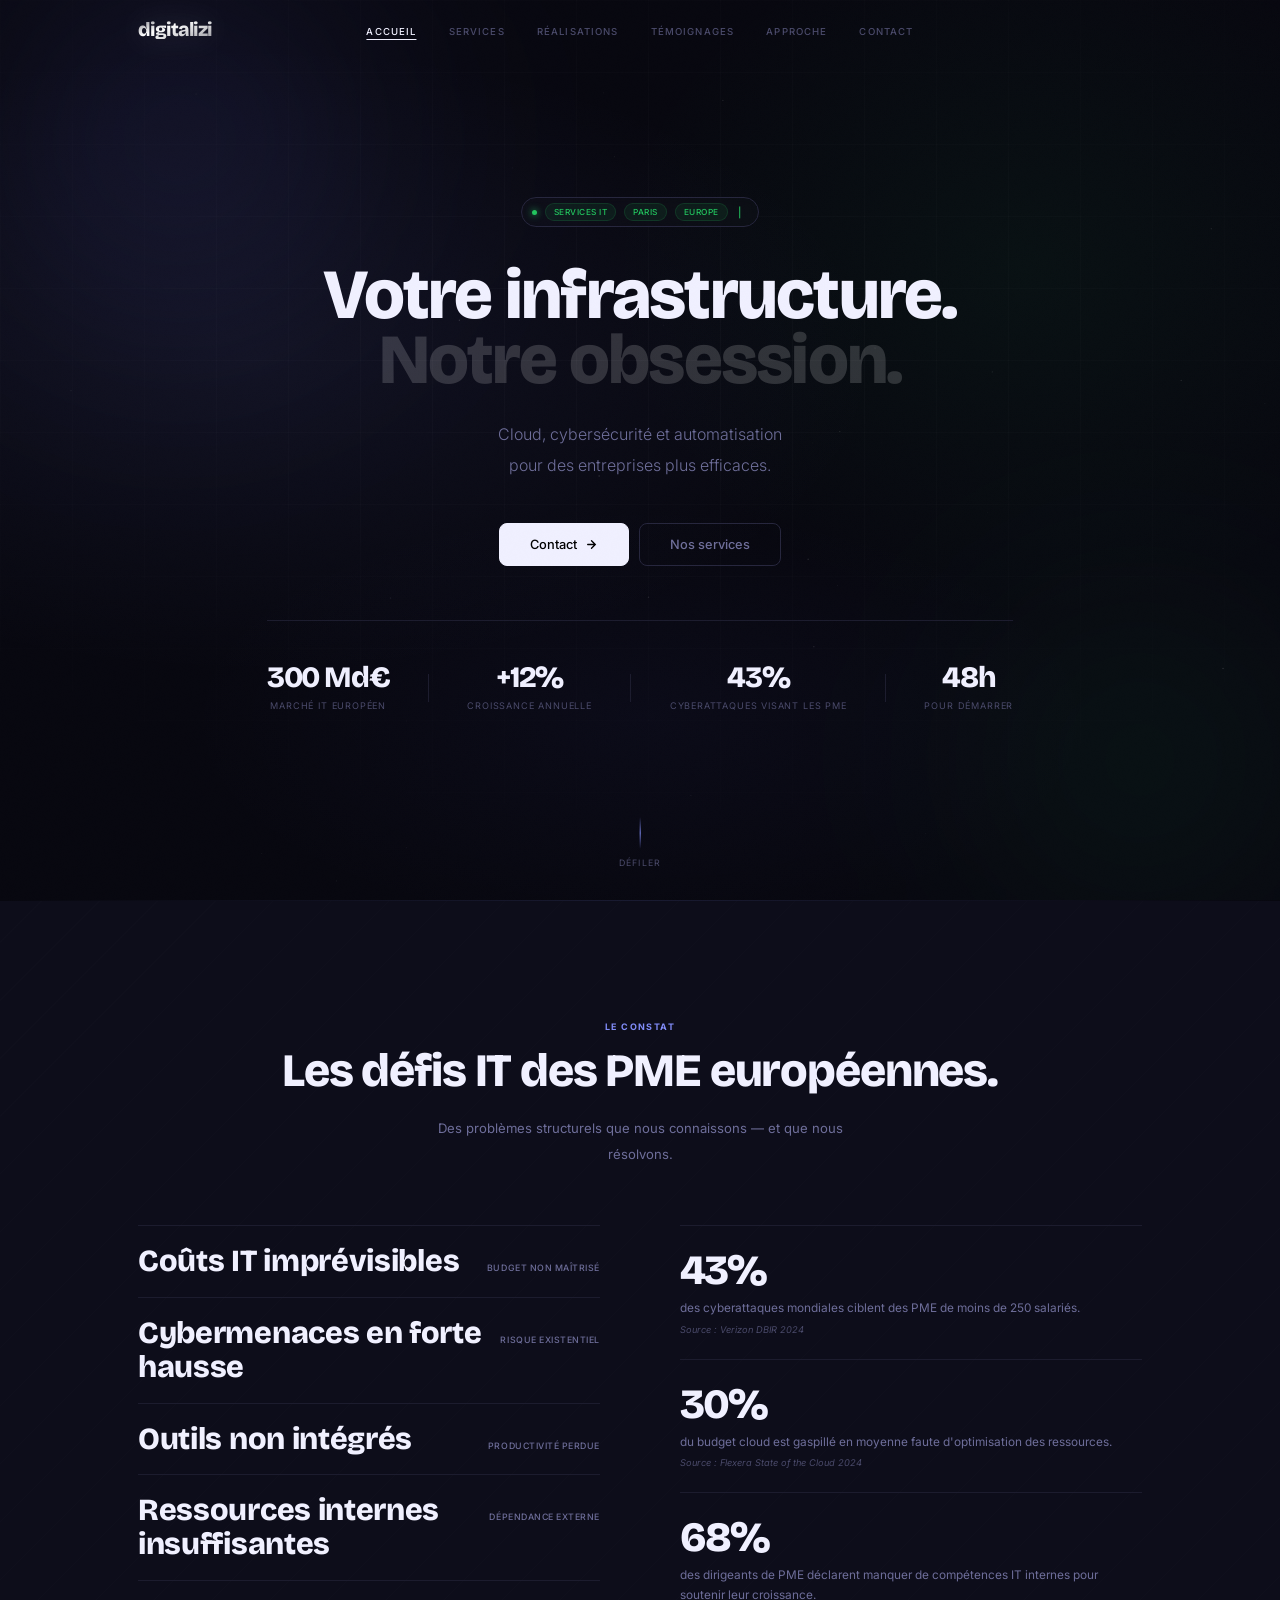
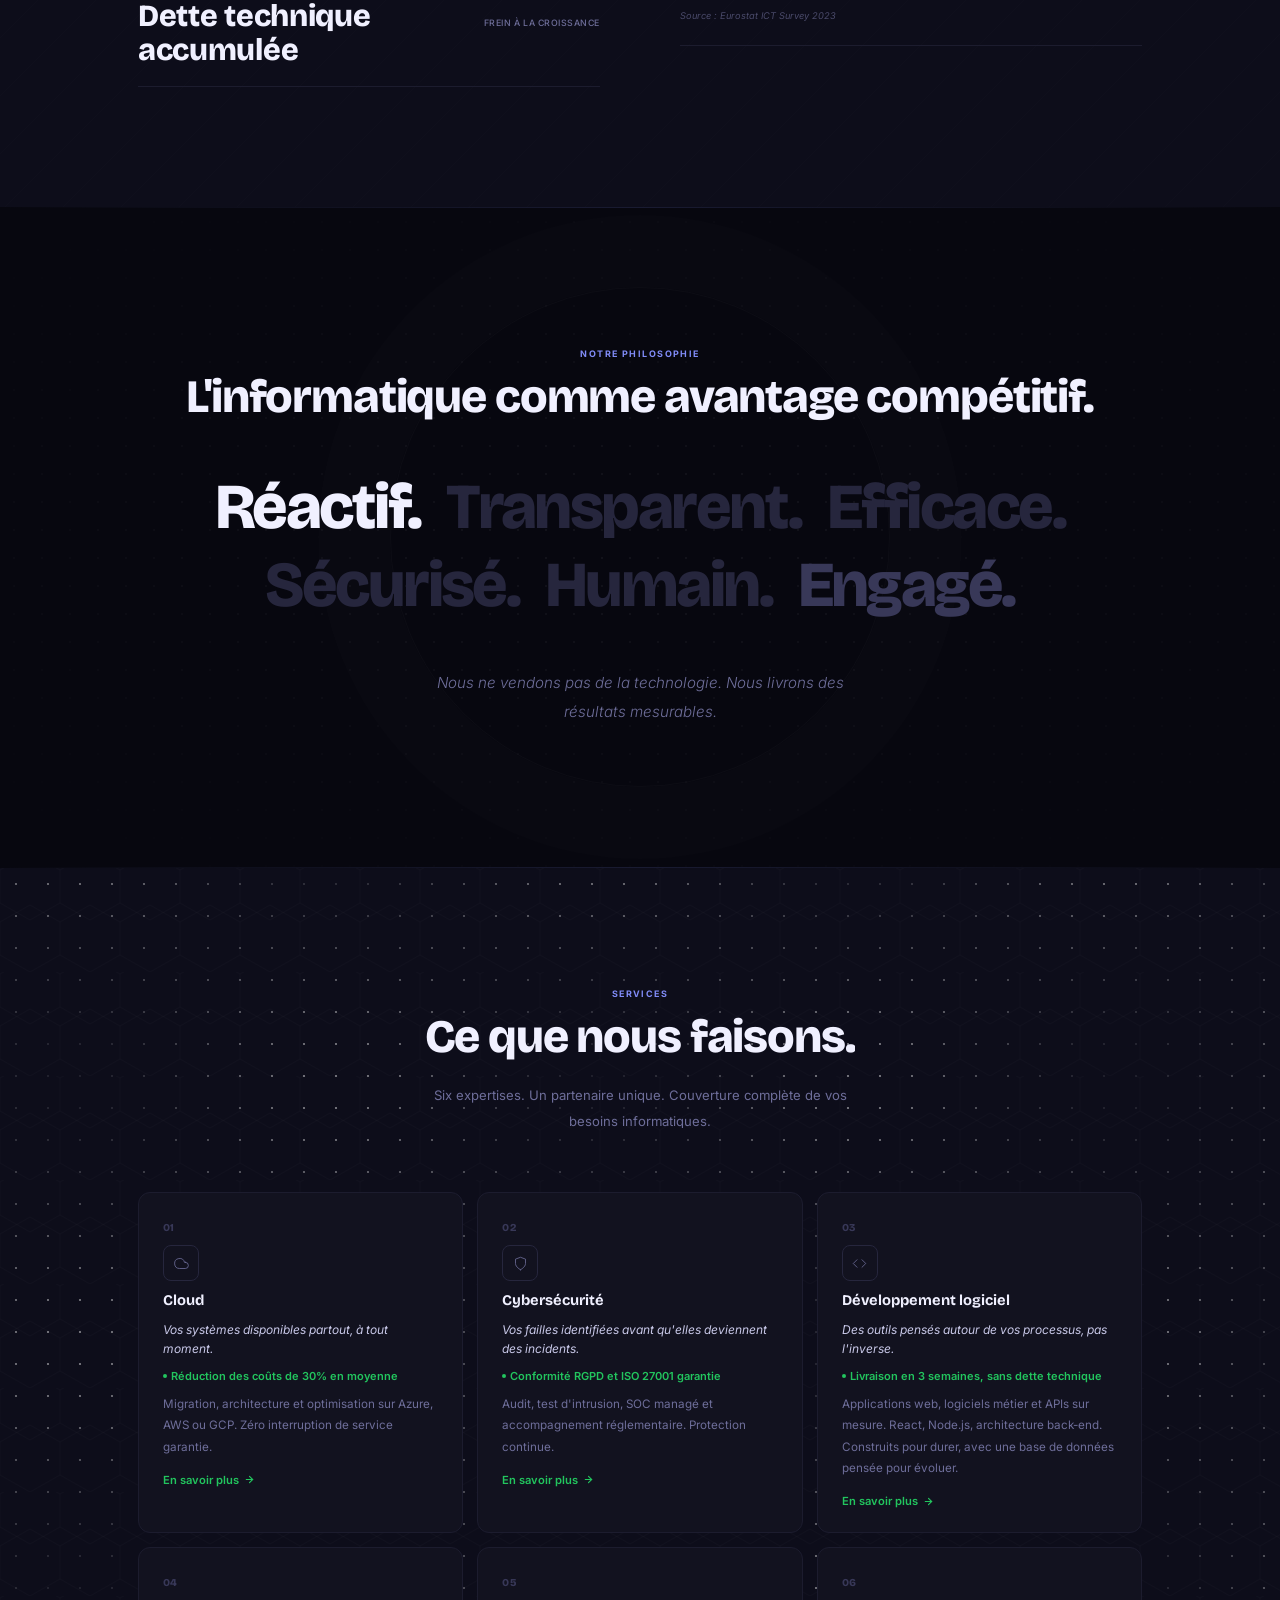
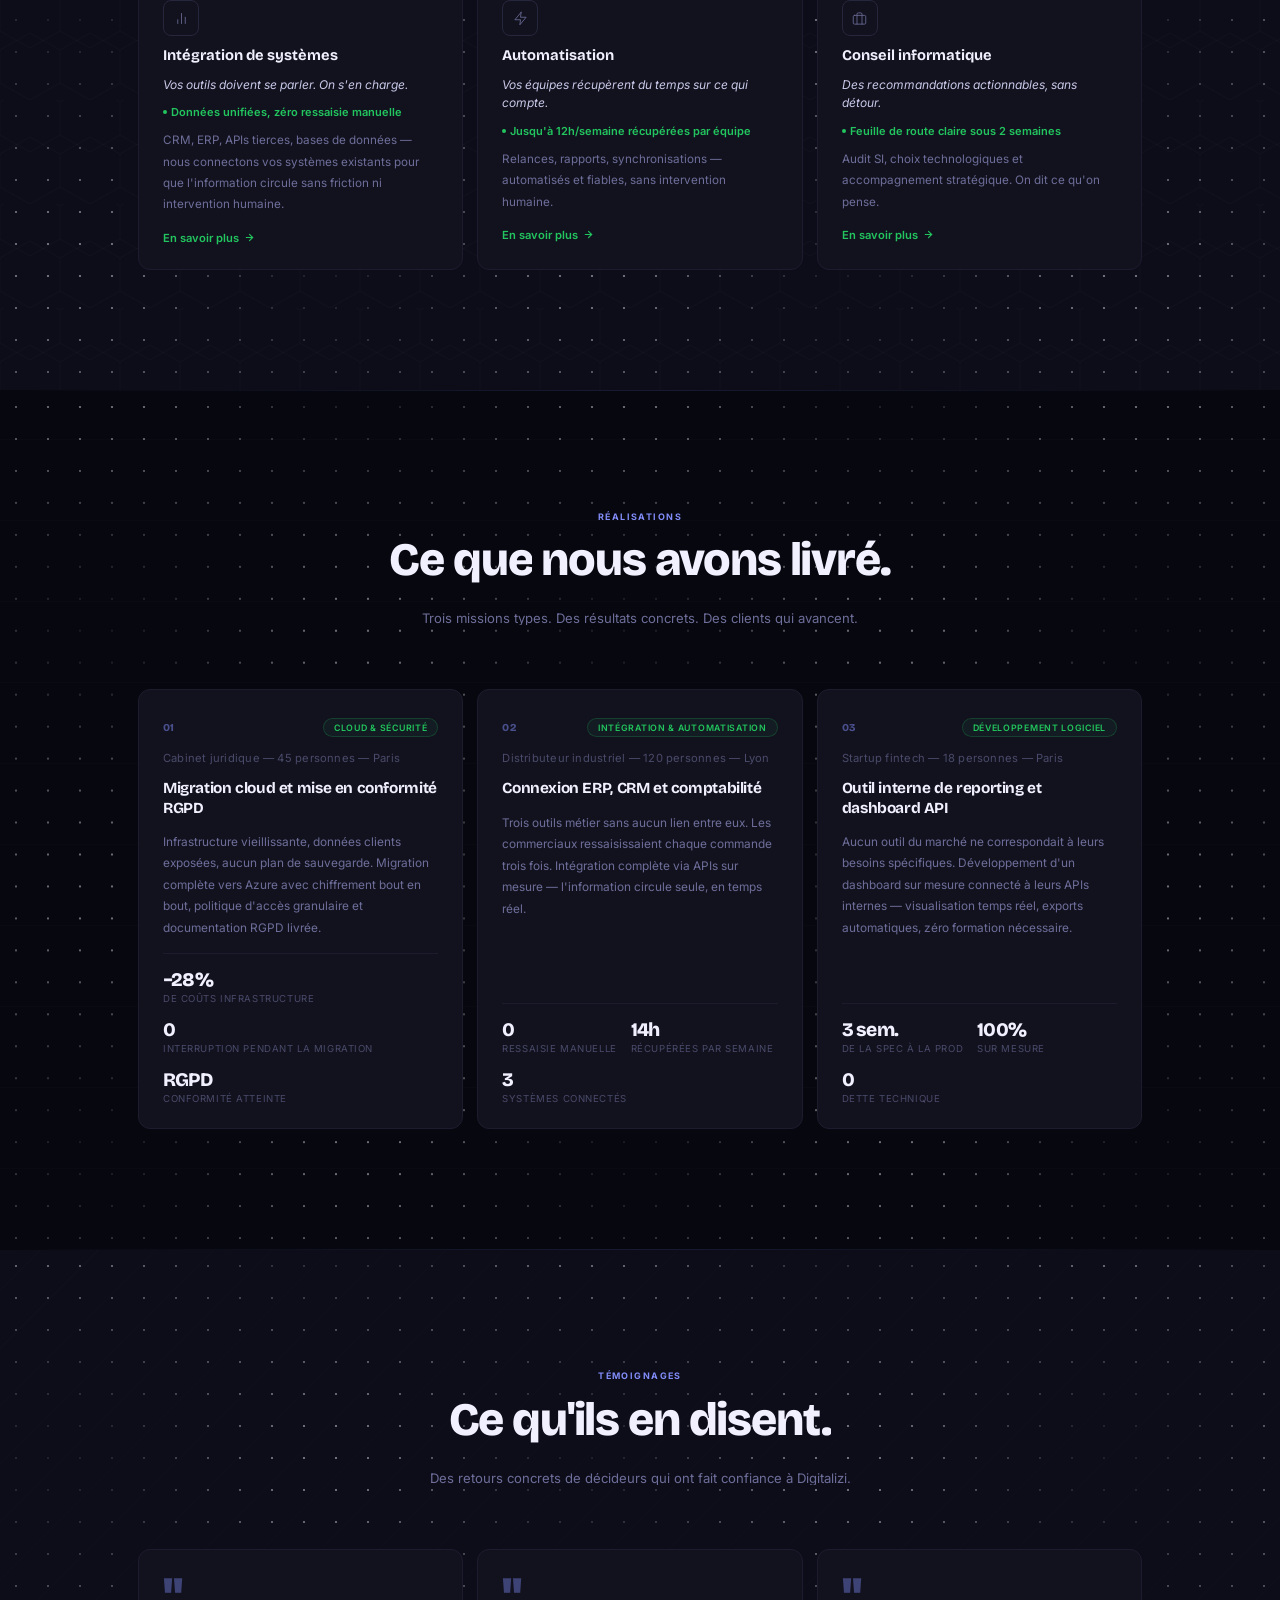
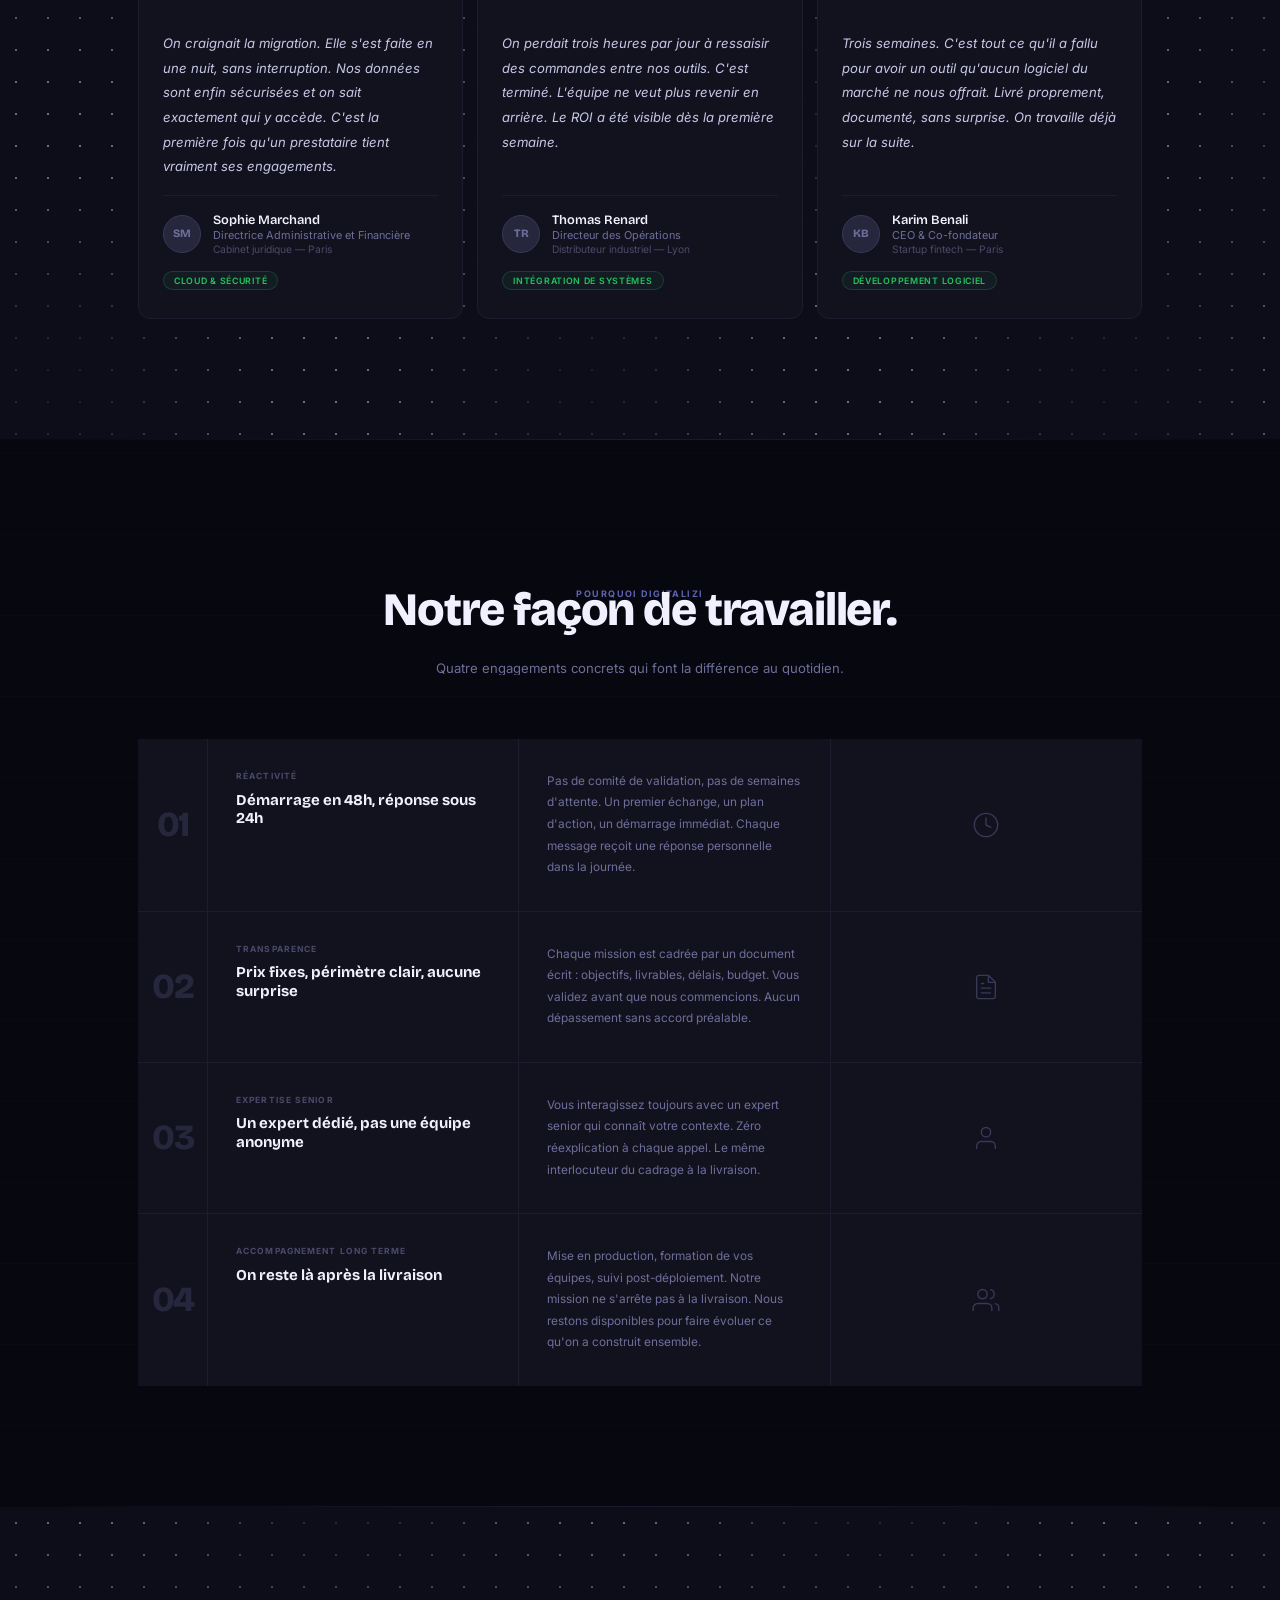
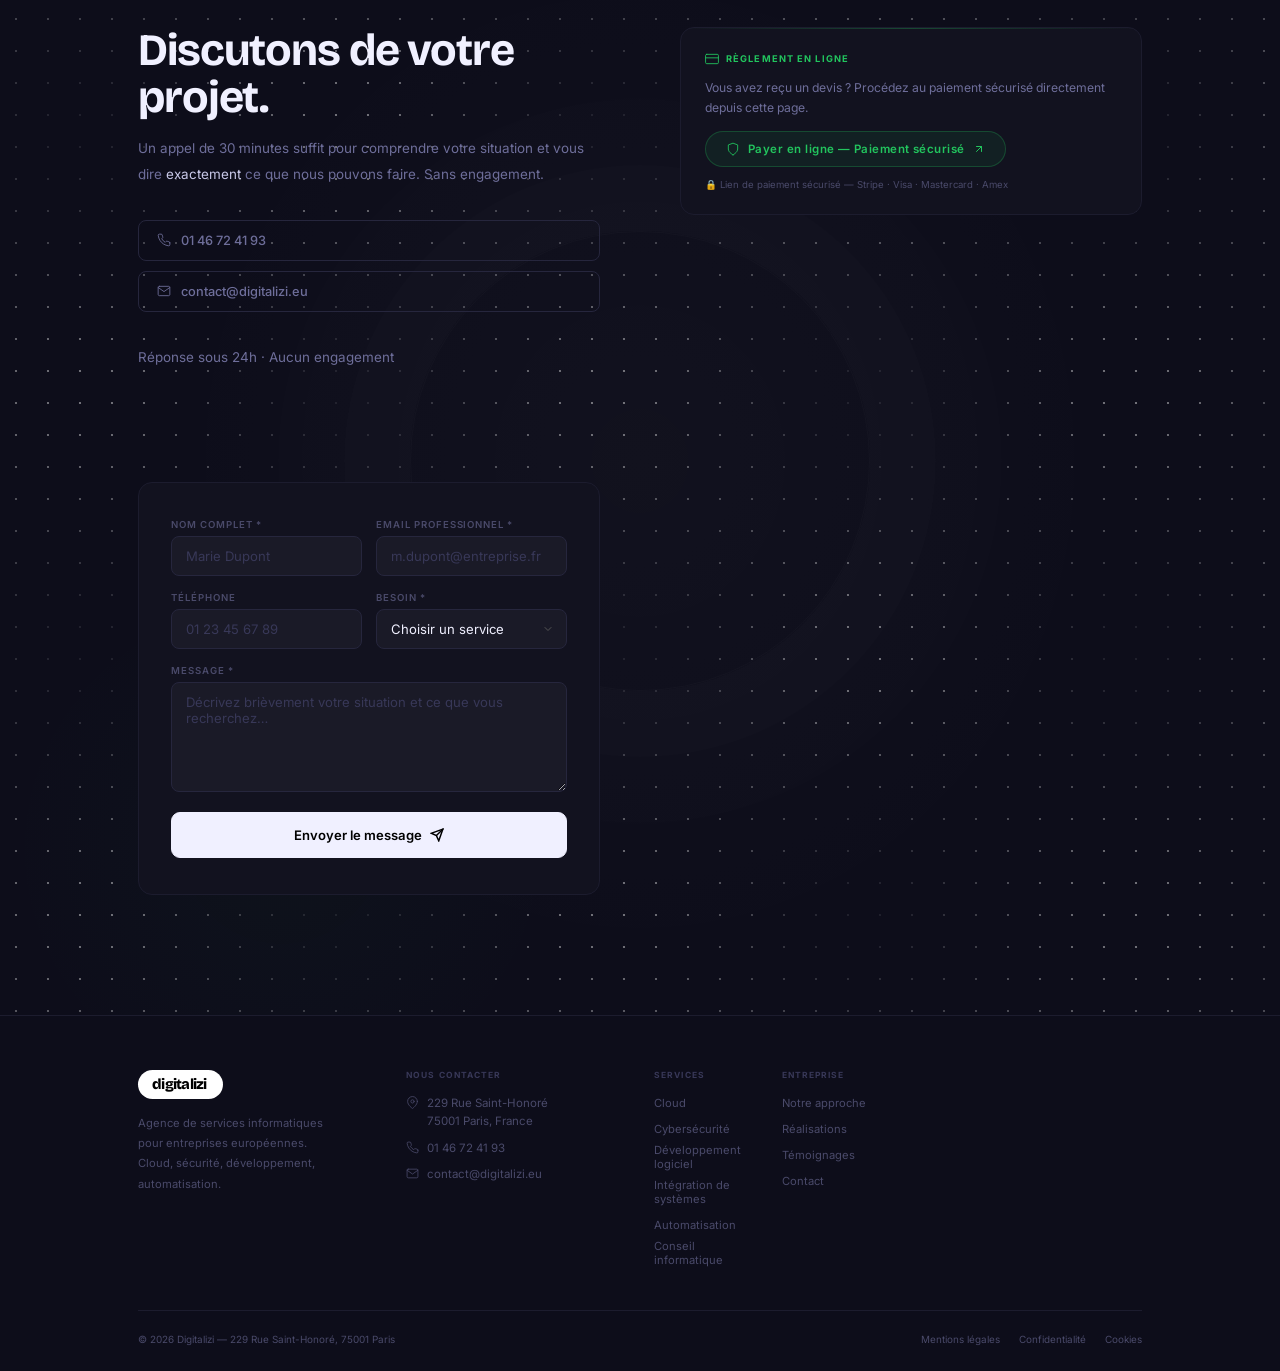
<file: index (15).html>
<!DOCTYPE html>
<html lang="fr">
<head>
<meta charset="UTF-8"/>
<meta name="viewport" content="width=device-width,initial-scale=1.0"/>
<meta name="description" content="Digitalizi — Agence de services IT à Paris. Cloud, cybersécurité, développement web, automatisation et conseil pour PME européennes."/>
<title>Digitalizi — Votre IT. Simplifié.</title>
<link rel="preconnect" href="https://fonts.googleapis.com">
<link href="https://fonts.googleapis.com/css2?family=Inter:ital,wght@0,300;0,400;0,500;0,600;1,300&family=Bricolage+Grotesque:wght@700;800&display=swap" rel="stylesheet">
<style>
/* ════════════════════════════════════════════════════
   RESET & VARIABLES
════════════════════════════════════════════════════ */
*,*::before,*::after{box-sizing:border-box;margin:0;padding:0}
:root{
  --n:    #07070f;
  --n2:   #0d0d1a;
  --n3:   #12121f;
  --l1:   #1c1c2e;
  --l2:   #26263d;
  --l3:   #383858;
  --w:    #f0f0ff;
  --w2:   #c8c8e8;
  --t:    #6e6e9a;
  --t2:   #4a4a6a;
  --v:    #22c55e;
  --v2:   rgba(34,197,94,.12);
  --acc:  #818cf8;
  --acc2: rgba(129,140,248,.12);
  --fh:   "Bricolage Grotesque",sans-serif;
  --fb:   "Inter",sans-serif;
  --ease: cubic-bezier(.16,1,.3,1);
  --e2:   cubic-bezier(.4,0,.2,1);
  --max:  1100px;
}
html{scroll-behavior:smooth}
body{
  background:var(--n);color:var(--t);
  font-family:var(--fb);overflow-x:hidden;
  -webkit-font-smoothing:antialiased;
}
h1,h2,h3{font-family:var(--fh);color:var(--w);letter-spacing:-.025em;line-height:1.05}
a{text-decoration:none;color:inherit}
img{display:block;max-width:100%}
.wrap{max-width:var(--max);margin:0 auto;padding:0 48px}

/* Grain overlay */
body::after{
  content:'';position:fixed;inset:0;z-index:9000;
  pointer-events:none;opacity:.018;
  background:url("data:image/svg+xml,%3Csvg viewBox='0 0 200 200' xmlns='http://www.w3.org/2000/svg'%3E%3Cfilter id='n'%3E%3CfeTurbulence type='fractalNoise' baseFrequency='0.8' numOctaves='4' stitchTiles='stitch'/%3E%3C/filter%3E%3Crect width='100%25' height='100%25' filter='url(%23n)'/%3E%3C/svg%3E") 0 0/160px;
}

/* ════════════════════════════════════════════════════
   SCROLL REVEAL — 4 variantes
════════════════════════════════════════════════════ */
.rv  {opacity:0;transform:translateY(28px);transition:opacity .7s var(--ease),transform .7s var(--ease)}
.rv-l{opacity:0;transform:translateX(-28px);transition:opacity .7s var(--ease),transform .7s var(--ease)}
.rv-r{opacity:0;transform:translateX(28px);transition:opacity .7s var(--ease),transform .7s var(--ease)}
.rv-s{opacity:0;transform:scale(.96);transition:opacity .7s var(--ease),transform .7s var(--ease)}
.rv.on,.rv-l.on,.rv-r.on,.rv-s.on{opacity:1;transform:none}

/* Cascade pour grilles */
.rvg .rv:nth-child(1){transition-delay:.04s}
.rvg .rv:nth-child(2){transition-delay:.10s}
.rvg .rv:nth-child(3){transition-delay:.16s}
.rvg .rv:nth-child(4){transition-delay:.22s}
.rvg .rv:nth-child(5){transition-delay:.28s}
.rvg .rv:nth-child(6){transition-delay:.34s}

/* ════════════════════════════════════════════════════
   PARALLAX DATA-ATTR (géré en JS)
════════════════════════════════════════════════════ */
[data-parallax]{will-change:transform}

/* ════════════════════════════════════════════════════
   NAVBAR
════════════════════════════════════════════════════ */
.nav{
  position:fixed;top:0;left:0;right:0;z-index:400;
  height:60px;display:flex;align-items:center;
  background:transparent;border-bottom:1px solid transparent;
  transition:background .4s var(--e2),backdrop-filter .4s,
             border-color .4s,height .3s var(--e2);
}
.nav.s{
  background:rgba(0,0,0,.9);
  backdrop-filter:blur(20px);-webkit-backdrop-filter:blur(20px);
  border-color:var(--l1);height:52px;
}

.nav-inner{
  max-width:var(--max);margin:0 auto;padding:0 48px;
  width:100%;display:flex;align-items:center;justify-content:space-between;
  position:relative;
}

/* ── Logo typographique — effet lumineux ── */
.nav-logo{
  display:flex;align-items:center;
  font-family:var(--fh);
  font-size:1.22rem;font-weight:800;
  letter-spacing:-.05em;line-height:1;
  text-transform:lowercase;user-select:none;
  background:linear-gradient(
    160deg,
    rgba(255,255,255,.52) 0%,
    #fff 38%,
    rgba(255,255,255,.82) 68%,
    rgba(255,255,255,.58) 100%
  );
  -webkit-background-clip:text;
  -webkit-text-fill-color:transparent;
  background-clip:text;
  filter:drop-shadow(0 0 16px rgba(255,255,255,.18));
  transition:font-size .3s var(--ease),filter .3s var(--ease),
             transform .25s var(--ease),opacity .25s var(--ease);
}
.nav.s .nav-logo{font-size:1.06rem;filter:drop-shadow(0 0 9px rgba(255,255,255,.10))}
.nav-logo:hover{opacity:.65;transform:scale(.97);filter:drop-shadow(0 0 22px rgba(255,255,255,.30))}

/* Liens centrés */
.nav-links{
  position:absolute;left:50%;transform:translateX(-50%);
  display:flex;align-items:center;gap:2rem;list-style:none;
}
.nav-links a{
  font-size:.6rem;font-weight:500;letter-spacing:.12em;
  text-transform:uppercase;color:var(--t2);
  position:relative;transition:color .2s;white-space:nowrap;
}
.nav-links a::after{
  content:'';position:absolute;bottom:-3px;left:0;
  width:0;height:1px;background:var(--w);
  transition:width .22s var(--e2);
}
.nav-links a:hover,.nav-links a.on{color:var(--w)}
.nav-links a:hover::after,.nav-links a.on::after{width:100%}

/* Burger */
.burger{
  display:none;flex-direction:column;gap:5px;
  background:none;border:none;cursor:pointer;padding:4px;
}
.burger span{
  display:block;width:18px;height:1.5px;
  background:var(--t);border-radius:2px;
  transition:transform .3s var(--ease),opacity .3s,background .2s;
}
.burger.o span:nth-child(1){transform:translateY(6.5px) rotate(45deg);background:var(--w)}
.burger.o span:nth-child(2){opacity:0;transform:scaleX(0)}
.burger.o span:nth-child(3){transform:translateY(-6.5px) rotate(-45deg);background:var(--w)}

/* ── Menu mobile — transition fluide sans display toggle ── */
.mob{
  position:fixed;top:0;left:0;right:0;bottom:0;
  background:rgba(0,0,0,.97);backdrop-filter:blur(24px);
  padding:90px 40px 40px;
  flex-direction:column;gap:0;z-index:390;
  /* Transition par visibility+opacity, jamais display */
  visibility:hidden;opacity:0;pointer-events:none;
  transition:opacity .32s var(--ease),visibility .32s var(--ease);
  display:flex; /* toujours flex, caché via opacity */
}
.mob.o{visibility:visible;opacity:1;pointer-events:auto}
.mob a{
  font-size:1.6rem;font-weight:700;font-family:var(--fh);
  color:rgba(255,255,255,.25);
  padding:16px 0;border-bottom:1px solid var(--l1);
  transition:color .18s,padding-left .18s var(--ease),transform .3s var(--ease);
  transform:translateX(-12px);
}
.mob.o a{color:rgba(255,255,255,.7);transform:translateX(0)}
.mob.o a:nth-child(1){transition-delay:.05s}
.mob.o a:nth-child(2){transition-delay:.10s}
.mob.o a:nth-child(3){transition-delay:.15s}
.mob.o a:nth-child(4){transition-delay:.20s}
.mob a:hover{color:var(--w);padding-left:8px}

/* ════════════════════════════════════════════════════
   BOUTONS
════════════════════════════════════════════════════ */
.btn{
  display:inline-flex;align-items:center;gap:8px;
  padding:13px 30px;border-radius:8px;border:1px solid transparent;
  font-family:var(--fb);font-size:.8rem;font-weight:500;cursor:pointer;
  position:relative;overflow:hidden;
  transition:background .22s var(--e2),color .22s,border-color .22s,
             transform .22s var(--ease),box-shadow .22s;
}
.btn::before{
  content:'';position:absolute;top:0;left:-100%;
  width:60%;height:100%;
  background:linear-gradient(90deg,transparent,rgba(255,255,255,.07),transparent);
  transition:left .44s var(--e2);pointer-events:none;
}
.btn:hover::before{left:150%}
.btn svg{transition:transform .2s var(--e2);flex-shrink:0}
.btn:hover svg{transform:translateX(3px)}
.btn:active{transform:scale(.97)}
.bw{background:var(--w);color:#000;border-color:var(--w)}
.bw:hover{background:var(--w2);transform:translateY(-2px);box-shadow:0 6px 24px rgba(255,255,255,.1)}
.bo{background:transparent;color:var(--t);border-color:var(--l2)}
.bo:hover{border-color:var(--l3);color:var(--w);transform:translateY(-2px)}

/* ════════════════════════════════════════════════════
   HERO
════════════════════════════════════════════════════ */
.hero{
  position:relative;min-height:100vh;
  display:flex;flex-direction:column;
  align-items:center;justify-content:center;
  text-align:center;padding:100px 48px 90px;
  overflow:hidden;
}
#cv{position:absolute;inset:0;z-index:0;pointer-events:none}

/* Grille parallaxe */
.hg{
  position:absolute;inset:0;z-index:0;pointer-events:none;
  background-image:
    linear-gradient(rgba(255,255,255,.022) 1px,transparent 1px),
    linear-gradient(90deg,rgba(255,255,255,.022) 1px,transparent 1px);
  background-size:72px 72px;
  -webkit-mask-image:radial-gradient(ellipse 90% 72% at 50% 36%,black 0%,transparent 100%);
  mask-image:radial-gradient(ellipse 90% 72% at 50% 36%,black 0%,transparent 100%);
}

/* Orbes */
.orb{position:absolute;border-radius:50%;pointer-events:none;z-index:0;filter:blur(110px);mix-blend-mode:screen}
.o1{width:520px;height:520px;top:-120px;left:-80px;background:radial-gradient(circle,rgba(99,102,241,.18) 0%,transparent 70%);animation:orbf1 18s ease-in-out infinite alternate}
.o2{width:400px;height:400px;bottom:-60px;right:-60px;background:radial-gradient(circle,rgba(34,197,94,.12) 0%,transparent 70%);animation:orbf2 22s ease-in-out infinite alternate}
.o3{width:300px;height:300px;top:30%;left:60%;background:radial-gradient(circle,rgba(34,197,94,.022) 0%,transparent 70%);animation:f3 32s ease-in-out infinite}
@keyframes orbf1{0%{transform:translate(0,0) scale(1)}100%{transform:translate(60px,40px) scale(1.15)}}
@keyframes orbf2{0%{transform:translate(0,0) scale(1)}100%{transform:translate(-40px,-30px) scale(1.1)}}

.hbody{position:relative;z-index:1;max-width:800px}

.badge{
  display:inline-flex;align-items:center;gap:8px;
  border:1px solid var(--l2);border-radius:100px;
  padding:5px 16px 5px 10px;margin-bottom:2.2rem;
  font-size:.62rem;font-weight:500;color:var(--t2);
  letter-spacing:.1em;text-transform:uppercase;
  background:rgba(255,255,255,.014);backdrop-filter:blur(4px);
  opacity:0;animation:fu .6s var(--ease) .1s forwards;
}
.bdot{
  width:5px;height:5px;border-radius:50%;
  background:var(--v);box-shadow:0 0 7px var(--v);flex-shrink:0;
  animation:dotpulse 2.2s ease-in-out infinite;
}
.h1{
  font-size:clamp(2.4rem,5.5vw,5rem);
  font-weight:800;line-height:.93;margin-bottom:1.6rem;
  opacity:0;animation:fu .9s var(--ease) .22s forwards;
}
.h1 .dim{color:rgba(255,255,255,.16)}
.hsub{
  font-size:clamp(.92rem,1.5vw,1rem);color:var(--t);
  font-weight:300;max-width:420px;margin:0 auto 2.6rem;
  line-height:1.95;
  opacity:0;animation:fu .7s var(--ease) .46s forwards;
}
.hsub strong{color:var(--w2);font-weight:400}
.hbtns{
  display:flex;gap:10px;justify-content:center;flex-wrap:wrap;
  opacity:0;animation:fu .7s var(--ease) .62s forwards;
}
.hstats{
  display:flex;align-items:center;gap:2.4rem;
  justify-content:center;flex-wrap:wrap;
  margin-top:3.4rem;padding-top:2.6rem;
  border-top:1px solid var(--l1);
  opacity:0;animation:fu .7s var(--ease) .9s forwards;
}
.hsn{display:block;font-family:var(--fh);font-size:1.85rem;font-weight:800;color:var(--w);letter-spacing:-.04em;line-height:1}
.hsl{font-size:.57rem;color:var(--t2);letter-spacing:.09em;text-transform:uppercase;margin-top:3px}
.hss{width:1px;height:28px;background:var(--l1)}
.scue{
  position:absolute;bottom:28px;left:50%;transform:translateX(-50%);
  display:flex;flex-direction:column;align-items:center;gap:5px;
  color:var(--t2);font-size:.55rem;letter-spacing:.13em;text-transform:uppercase;
  z-index:1;opacity:0;animation:fu .6s var(--ease) 1.4s forwards;
}
.scue svg{animation:bob 2.2s ease-in-out infinite}
@keyframes dotpulse{0%,100%{opacity:1}50%{opacity:.28}}
@keyframes bob{0%,100%{transform:translateY(0)}50%{transform:translateY(6px)}}
@keyframes fu{from{opacity:0;transform:translateY(14px)}to{opacity:1;transform:none}}

/* ════════════════════════════════════════════════════
   SÉPARATEUR
════════════════════════════════════════════════════ */
.sep{
  height:1px;
  background:linear-gradient(90deg,transparent,rgba(129,140,248,.15),transparent);
  transform-origin:left;
  transform:scaleX(0);
  opacity:0;
  transition:transform .8s var(--ease),opacity .4s ease;
}
.sep.sep-on{transform:scaleX(1);opacity:1}

/* ════════════════════════════════════════════════════
   BASE SECTION
════════════════════════════════════════════════════ */
section{padding:120px 0}
.stag{display:block;font-size:.56rem;font-weight:700;letter-spacing:.16em;text-transform:uppercase;color:var(--acc);opacity:.7;margin-bottom:.85rem;text-align:center}
.stitre{font-size:clamp(1.9rem,3.8vw,2.9rem);font-weight:800;text-align:center;margin-bottom:.85rem}
.ssous{text-align:center;color:var(--t);max-width:440px;margin:0 auto 4rem;font-size:.82rem;line-height:1.95}

/* ════════════════════════════════════════════════════
   PROBLÈME — 5 constats sectoriels
════════════════════════════════════════════════════ */
.probleme{position:relative;background:var(--n2);overflow:hidden}
.probleme::before{
  content:'';position:absolute;inset:0;pointer-events:none;
  background:repeating-linear-gradient(-45deg,transparent,transparent 40px,rgba(255,255,255,.009) 40px,rgba(255,255,255,.009) 41px);
}
.probleme .wrap{position:relative;z-index:1}
.prob-layout{display:grid;grid-template-columns:1fr 1fr;gap:80px;align-items:start}
.prob-tag{font-size:.56rem;font-weight:700;letter-spacing:.16em;text-transform:uppercase;color:var(--t2);margin-bottom:1.4rem}

.prob-lignes{display:flex;flex-direction:column;gap:0}
.prob-ligne{
  display:flex;align-items:baseline;justify-content:space-between;
  font-family:var(--fh);font-size:clamp(1.3rem,2.4vw,1.95rem);
  font-weight:800;line-height:1.12;color:var(--w);
  padding:18px 0;border-bottom:1px solid var(--l1);
  opacity:0;transform:translateY(16px);
  transition:opacity .5s var(--ease),transform .5s var(--ease);
  word-spacing:normal;letter-spacing:-.01em;
}
/* Neutralise les espaces créés par le word-reveal wrapping */
.prob-ligne .word-reveal-line{
  display:inline;
  overflow:visible;
}
.prob-ligne .word-span{
  display:inline;
  transform:none !important;
  opacity:1 !important;
  transition:none !important;
}
.prob-ligne:first-child{border-top:1px solid var(--l1)}
.prob-ligne.on{opacity:1;transform:none}
.prob-ligne:nth-child(1).on{transition-delay:0s}
.prob-ligne:nth-child(2).on{transition-delay:.10s}
.prob-ligne:nth-child(3).on{transition-delay:.20s}
.prob-ligne:nth-child(4).on{transition-delay:.30s}
.prob-ligne:nth-child(5).on{transition-delay:.40s}
.prob-pill{
  font-family:var(--fb);font-size:.55rem;font-weight:500;
  color:var(--t);letter-spacing:.06em;text-transform:uppercase;
  flex-shrink:0;margin-left:12px;white-space:nowrap;
}

.chiffres{display:flex;flex-direction:column;gap:0}
.chiffre{padding:24px 0;border-bottom:1px solid var(--l1);transition:background .2s}
.chiffre:first-child{border-top:1px solid var(--l1)}
.chiffre:hover{background:rgba(255,255,255,.011);padding-left:8px;transition:background .2s,padding-left .25s var(--ease)}
.chiffre:hover .chiffre-n{color:var(--v);transition:color .3s var(--ease)}

/* Dropdown services navbar */
.nav-drop{position:relative}
.nav-drop-menu{
  display:none;position:absolute;top:calc(100% + 18px);left:50%;
  transform:translateX(-50%);
  background:rgba(4,4,4,.96);backdrop-filter:blur(20px);
  border:1px solid var(--l1);border-radius:10px;
  padding:8px;min-width:220px;
  opacity:0;transform:translateX(-50%) translateY(-8px);
  transition:opacity .25s var(--ease),transform .25s var(--ease);
  pointer-events:none;z-index:500;
}
.nav-drop-menu.open{display:block;opacity:1;transform:translateX(-50%) translateY(0);pointer-events:auto}
.nav-drop-menu a{display:flex;align-items:center;gap:8px;padding:8px 12px;font-size:.72rem;color:var(--t);border-radius:6px;transition:background .15s,color .15s;white-space:nowrap;letter-spacing:.01em;text-transform:none}
.nav-drop-menu a:hover{background:rgba(255,255,255,.06);color:var(--w)}
.drop-dot{width:4px;height:4px;border-radius:50%;background:currentColor;flex-shrink:0}
.rvg .rv-l:nth-child(1),.rvg .rv-r:nth-child(1){transition-delay:.04s}
.rvg .rv-l:nth-child(2),.rvg .rv-r:nth-child(2){transition-delay:.12s}
.rvg .rv-l:nth-child(3),.rvg .rv-r:nth-child(3){transition-delay:.20s}
.rvg .rv-l:nth-child(4),.rvg .rv-r:nth-child(4){transition-delay:.28s}
.chiffre-n{
  font-family:var(--fh);font-size:2.6rem;font-weight:800;
  color:var(--w);letter-spacing:-.05em;line-height:1;margin-bottom:.4rem;
}
.chiffre-l{font-size:.74rem;color:var(--t);line-height:1.72}
.chiffre-src{font-size:.58rem;color:var(--t2);margin-top:.3rem;font-style:italic}

/* ════════════════════════════════════════════════════
   VISION — mots-clés immersifs
════════════════════════════════════════════════════ */
.vision{position:relative;background:var(--n);overflow:hidden;padding:140px 0}
.vision::before{
  content:'';position:absolute;inset:0;pointer-events:none;
  background:radial-gradient(rgba(255,255,255,.05) 1px,transparent 1px) 0 0/28px 28px;
  -webkit-mask-image:radial-gradient(ellipse 76% 66% at 50% 50%,black 0%,transparent 100%);
  mask-image:radial-gradient(ellipse 76% 66% at 50% 50%,black 0%,transparent 100%);
}
.vision::after{
  content:'';position:absolute;top:50%;left:50%;
  transform:translate(-50%,-50%);
  width:500px;height:500px;border-radius:50%;
  border:1px solid rgba(255,255,255,.024);
  box-shadow:0 0 0 72px rgba(255,255,255,.007);
  pointer-events:none;animation:ring 8s ease-in-out infinite;
}
@keyframes ring{0%,100%{transform:translate(-50%,-50%) scale(1);opacity:.8}50%{transform:translate(-50%,-50%) scale(1.07);opacity:.3}}
.vision .wrap{position:relative;z-index:1;text-align:center}
.vmots{display:flex;flex-wrap:wrap;justify-content:center;margin:2.8rem 0}
.vmot{
  font-family:var(--fh);font-weight:800;
  font-size:clamp(2.4rem,5vw,4.6rem);
  letter-spacing:-.04em;line-height:1.05;
  padding:.08em .2em;color:var(--l2);
  transition:color .4s var(--ease);
  cursor:default;user-select:none;
}
.vmot.on{color:var(--w)}
.vmot.semi{color:var(--l3)}
.vcite{font-size:clamp(.86rem,1.5vw,.95rem);color:var(--t);font-weight:300;font-style:italic;max-width:440px;margin:0 auto;line-height:1.95}

/* ════════════════════════════════════════════════════
   SERVICES
════════════════════════════════════════════════════ */
.services{position:relative;background:var(--n2);overflow:hidden}
.services::before{
  content:'';position:absolute;inset:0;pointer-events:none;
  background:url("data:image/svg+xml,%3Csvg xmlns='http://www.w3.org/2000/svg' width='60' height='104'%3E%3Cpath d='M30 52L0 35V2l30-17 30 17v33z' fill='none' stroke='rgba(255,255,255,.016)' stroke-width='1'/%3E%3Cpath d='M30 104L0 87V54l30-17 30 17v33z' fill='none' stroke='rgba(255,255,255,.016)' stroke-width='1'/%3E%3C/svg%3E") 0 0/60px 104px;
}
.services .wrap{position:relative;z-index:1}
.svc-grid{display:grid;grid-template-columns:repeat(3,1fr);gap:14px}

.svc-card{
  background:var(--n3);border:1px solid var(--l1);border-radius:12px;
  padding:28px 24px 24px;
  display:flex;flex-direction:column;gap:11px;
  position:relative;overflow:hidden;cursor:pointer;
  transition:border-color .22s,transform .3s var(--ease),box-shadow .3s,background .22s;
}
/* Ligne verte gauche */
.svc-card::after{
  content:'';position:absolute;left:0;top:0;bottom:0;width:2px;
  background:linear-gradient(180deg,transparent,var(--v),transparent);
  transform:scaleY(0);transform-origin:center;
  transition:transform .34s var(--ease);
}
/* Reflet haut */
.svc-card::before{
  content:'';position:absolute;top:0;left:0;right:0;height:1px;
  background:linear-gradient(90deg,transparent,rgba(255,255,255,.055),transparent);
  opacity:0;transition:opacity .3s;
}
.svc-card:hover{
  border-color:var(--l2);transform:translateY(-6px);
  box-shadow:0 16px 48px rgba(0,0,0,.6),0 0 0 1px rgba(34,197,94,.08),0 4px 32px rgba(34,197,94,.06);
  background:var(--n2);
}
.svc-card:hover::before{opacity:1}
.svc-card:hover::after{transform:scaleY(1)}

.svc-num{font-family:var(--fh);font-size:.66rem;font-weight:800;color:var(--l3);letter-spacing:.04em;transition:color .2s}
.svc-card:hover .svc-num{color:var(--t)}
.svc-ico{
  width:36px;height:36px;border:1px solid var(--l2);border-radius:8px;
  display:flex;align-items:center;justify-content:center;
  background:var(--n3);
  transition:border-color .2s,transform .25s var(--ease);
}
.svc-ico svg{stroke:var(--t);fill:none;stroke-width:1.3;stroke-linecap:round;stroke-linejoin:round;width:15px;height:15px;transition:stroke .2s}
.svc-card:hover .svc-ico{border-color:var(--l3);transform:scale(1.08)}
.svc-card:hover .svc-ico svg{stroke:var(--w2)}
.svc-nom{font-size:.92rem;font-weight:700;color:var(--w);font-family:var(--fh);line-height:1.2}
.svc-phrase{font-size:.75rem;font-weight:400;color:var(--w2);font-style:italic;line-height:1.55}
.svc-benef{display:inline-flex;align-items:center;gap:4px;font-size:.69rem;font-weight:600;color:var(--v)}
.svc-benef::before{content:'';width:4px;height:4px;background:var(--v);border-radius:50%;flex-shrink:0}
.svc-desc{font-size:.73rem;color:var(--t);line-height:1.82}
.svc-link{
  display:inline-flex;align-items:center;gap:5px;
  font-size:.7rem;font-weight:600;color:var(--v);
  margin-top:4px;
  transition:gap .2s var(--ease),opacity .2s;
}
.svc-link:hover{gap:8px;opacity:.8}
.svc-link svg{flex-shrink:0}

/* ════════════════════════════════════════════════════
   POURQUOI DIGITALIZI — remplace Projets
════════════════════════════════════════════════════ */
.pourquoi{position:relative;background:var(--n);overflow:hidden}
.pourquoi::before{
  content:'';position:absolute;inset:0;pointer-events:none;
  background:repeating-linear-gradient(0deg,transparent,transparent 80px,rgba(255,255,255,.011) 80px,rgba(255,255,255,.011) 81px);
}
.pourquoi .wrap{position:relative;z-index:1}

.pq-liste{display:flex;flex-direction:column;gap:1px;background:var(--l1)}
.pq-item{
  background:var(--n3);
  display:grid;grid-template-columns:70px 1fr 1fr 1fr;
  gap:0;position:relative;overflow:hidden;
  transition:background .2s;
}
/* Barre verte bas */
.pq-item::after{
  content:'';position:absolute;bottom:0;left:0;right:0;height:1px;
  background:linear-gradient(90deg,var(--v),rgba(34,197,94,.18),transparent);
  transform:scaleX(0);transform-origin:left;
  transition:transform .4s var(--ease);
}
.pq-item:hover{background:var(--n2)}
.pq-item:hover::after{transform:scaleX(1)}

.pq-col{padding:32px 28px;border-right:1px solid var(--l1)}
.pq-col:last-child{border-right:none}

/* Numéro grand */
.pq-num{
  font-family:var(--fh);font-size:2.2rem;font-weight:800;
  color:var(--l2);line-height:1;letter-spacing:-.05em;
  display:flex;align-items:center;justify-content:center;
  transition:color .25s var(--ease);
}
.pq-item:hover .pq-num{color:var(--l3)}

.pq-etiq{font-size:.53rem;font-weight:700;letter-spacing:.13em;text-transform:uppercase;color:var(--t2);margin-bottom:.55rem}
.pq-titre{font-size:.94rem;font-weight:700;color:var(--w);font-family:var(--fh);line-height:1.22;margin-bottom:.5rem}
.pq-txt{font-size:.74rem;color:var(--t);line-height:1.82}
.pq-ico{
  display:flex;align-items:center;justify-content:center;
  padding:32px 20px;
}
.pq-ico svg{
  width:28px;height:28px;stroke:var(--l3);fill:none;
  stroke-width:1.2;stroke-linecap:round;stroke-linejoin:round;
  transition:stroke .25s var(--ease),transform .3s var(--ease);
}
.pq-item:hover .pq-ico svg{stroke:var(--v);transform:scale(1.15)}

/* ════════════════════════════════════════════════════
   CONTACT — formulaire + infos
════════════════════════════════════════════════════ */
.contact-sec{
  position:relative;overflow:hidden;
  padding:120px 0;
  background:
    radial-gradient(ellipse 58% 72% at 50% 50%,rgba(255,255,255,.018) 0%,transparent 65%),
    radial-gradient(ellipse 36% 40% at 22% 85%,rgba(34,197,94,.028) 0%,transparent 60%),
    var(--n2);
}
.contact-sec::before{
  content:'';position:absolute;top:50%;left:50%;
  transform:translate(-50%,-50%);
  width:460px;height:460px;border-radius:50%;
  border:1px solid rgba(255,255,255,.018);
  box-shadow:0 0 0 66px rgba(255,255,255,.007),0 0 0 132px rgba(255,255,255,.004);
  pointer-events:none;animation:ring 7s ease-in-out infinite;
}
.contact-sec .wrap{position:relative;z-index:1}

.contact-layout{
  display:grid;grid-template-columns:1fr 1fr;
  gap:80px;align-items:start;
}

/* Infos gauche */
.contact-info{}
.contact-info h2{font-size:clamp(1.9rem,3.5vw,2.8rem);margin-bottom:.9rem}
.contact-info p{font-size:.84rem;color:var(--t);line-height:1.95;margin-bottom:2rem}
.contact-info p strong{color:var(--w2);font-weight:400}

.contact-liens{display:flex;flex-direction:column;gap:10px;margin-bottom:2rem}
.contact-lien{
  display:inline-flex;align-items:center;gap:10px;
  font-size:.8rem;font-weight:500;color:var(--t);
  padding:12px 18px;border:1px solid var(--l2);border-radius:8px;
  transition:border-color .2s,color .2s,background .2s,transform .2s var(--ease);
}
.contact-lien:hover{border-color:var(--l3);color:var(--w);background:rgba(255,255,255,.02);transform:translateX(4px)}
.contact-lien svg{stroke:currentColor;fill:none;stroke-width:1.5;stroke-linecap:round;stroke-linejoin:round;width:14px;height:14px;flex-shrink:0}
.contact-note{font-size:.62rem;color:var(--t2)}

/* Formulaire droite */
.contact-form{
  background:var(--n3);border:1px solid var(--l1);border-radius:14px;
  padding:36px 32px;
}
.form-row{display:grid;grid-template-columns:1fr 1fr;gap:14px}
.form-field{display:flex;flex-direction:column;gap:6px;margin-bottom:16px}
.form-field:last-child{margin-bottom:0}
.form-label{
  font-size:.6rem;font-weight:600;letter-spacing:.1em;
  text-transform:uppercase;color:var(--t2);
}
.form-input,
.form-select,
.form-textarea{
  background:rgba(255,255,255,.035);
  border:1px solid var(--l2);border-radius:8px;
  color:var(--w);font-family:var(--fb);font-size:.82rem;
  padding:11px 14px;width:100%;
  outline:none;
  transition:border-color .2s,background .2s,box-shadow .2s;
  appearance:none;-webkit-appearance:none;
}
.form-input::placeholder,.form-textarea::placeholder{color:var(--l3)}
.form-input:focus,.form-select:focus,.form-textarea:focus{
  border-color:var(--v);background:rgba(34,197,94,.04);
  box-shadow:0 0 0 3px rgba(34,197,94,.12);
}
.form-input:invalid:not(:placeholder-shown){border-color:#e74c3c}
.form-select{cursor:pointer;background-image:url("data:image/svg+xml,%3Csvg xmlns='http://www.w3.org/2000/svg' width='12' height='12' viewBox='0 0 24 24' fill='none' stroke='%23555' stroke-width='2' stroke-linecap='round'%3E%3Cpolyline points='6 9 12 15 18 9'/%3E%3C/svg%3E");background-repeat:no-repeat;background-position:right 12px center}
.form-select option{background:var(--n3);color:var(--w)}
.form-textarea{resize:vertical;min-height:110px}
.form-submit{
  width:100%;margin-top:20px;
  display:flex;align-items:center;justify-content:center;gap:8px;
  padding:14px 24px;border-radius:9px;
  background:var(--w);color:#000;border:1px solid var(--w);
  font-family:var(--fb);font-size:.82rem;font-weight:600;cursor:pointer;
  position:relative;overflow:hidden;
  transition:background .22s,transform .22s var(--ease),box-shadow .22s;
}
.form-submit::before{content:'';position:absolute;top:0;left:-100%;width:60%;height:100%;background:linear-gradient(90deg,transparent,rgba(0,0,0,.06),transparent);transition:left .44s var(--e2)}
.form-submit:hover::before{left:150%}
.form-submit:hover{background:var(--w2);transform:translateY(-2px);box-shadow:0 6px 24px rgba(255,255,255,.1)}
.form-submit:active{transform:scale(.97)}

/* Feedback envoi */
.form-ok{
  display:none;text-align:center;padding:24px;
  font-size:.84rem;color:var(--v);font-weight:500;
}

/* ════════════════════════════════════════════════════
   FOOTER
════════════════════════════════════════════════════ */
.footer{background:var(--n2);border-top:1px solid var(--l1);padding:54px 0 26px}
.footer-top{display:grid;grid-template-columns:220px 1fr;gap:56px;margin-bottom:42px}

/* Logo footer */
.fb-logo{
  font-family:var(--fh);
  font-size:.92rem;font-weight:800;
  letter-spacing:-.05em;text-transform:lowercase;
  line-height:1;margin-bottom:14px;display:inline-flex;
  align-items:center;user-select:none;
  color:#000;
  background:#fff;
  padding:7px 16px 7px 14px;
  border-radius:100px;
  transition:opacity .2s,transform .2s var(--ease);
}
.fb-logo .logo-body{color:#000}
.fb-logo .logo-i{
  display:inline-block;
  color:transparent;
  position:relative;
  width:.3em;
}
.fb-logo .logo-i::after{
  content:'';
  position:absolute;
  bottom:.12em;left:50%;
  transform:translateX(-50%);
  width:4px;height:4px;
  border-radius:50%;
  background:var(--v);
  box-shadow:0 0 6px var(--v);
}
.fb-logo:hover{opacity:.85;transform:scale(.97)}

.fb p{font-size:.7rem;color:var(--t2);line-height:1.82;max-width:190px}
.fcols{display:grid;grid-template-columns:repeat(4,1fr);gap:22px}
.fh{font-size:.53rem;font-weight:700;letter-spacing:.13em;text-transform:uppercase;color:var(--l3);margin-bottom:11px}
.fcol ul{list-style:none;display:flex;flex-direction:column;gap:6px}
.fcol a{font-size:.7rem;color:var(--t2);display:inline-block;transition:color .18s,transform .18s var(--ease)}
.fcol a:hover{color:var(--t);transform:translateX(3px)}
.fbot{
  display:flex;justify-content:space-between;align-items:center;
  flex-wrap:wrap;gap:10px;
  padding-top:22px;border-top:1px solid var(--l1);
}
.fbot-copy{font-size:.62rem;color:var(--t2)}
.fbot-adresse{font-size:.62rem;color:var(--t2);letter-spacing:.02em}
.fbot-links{display:flex;gap:1.2rem}
.fbot-links a{font-size:.62rem;color:var(--t2);transition:color .18s}
.fbot-links a:hover{color:var(--t)}

/* ════════════════════════════════════════════════════
   RESPONSIVE
════════════════════════════════════════════════════ */
@media(max-width:960px){
  .prob-layout{grid-template-columns:1fr;gap:44px}
  .svc-grid{grid-template-columns:repeat(2,1fr)}
  .pq-item{grid-template-columns:50px 1fr 1fr}
  .pq-item>:last-child:nth-child(4){display:none}
  .contact-layout{grid-template-columns:1fr;gap:44px}
  .footer-top{grid-template-columns:1fr;gap:32px}
  .fcols{grid-template-columns:repeat(2,1fr)}
}
@media(max-width:640px){
  .wrap{padding:0 22px}
  .nav-inner{padding:0 22px}
  .nav-links{display:none}
  .burger{display:flex}
  .hero{padding:96px 22px 80px}
  .h1{line-height:1}
  .hss{display:none}
  .hstats{gap:1.4rem}
  section{padding:88px 0}
  .svc-grid{grid-template-columns:1fr}
  .vmots{flex-direction:column;align-items:center}
  .vmot{font-size:clamp(2rem,9vw,3rem);padding:.06em .18em}
  .pq-item{grid-template-columns:1fr;grid-template-rows:auto}
  .pq-col{border-right:none;border-bottom:1px solid var(--l1)}
  .pq-col:last-child{border-bottom:none}
  .pq-num{display:none}
  .form-row{grid-template-columns:1fr}
  .fbot{flex-direction:column;text-align:center}
}
@media(prefers-reduced-motion:reduce){
  *,*::before,*::after{transition-duration:.01ms!important;animation-duration:.01ms!important}
}




/* ════════════════════════════════════════════════════
   TEXT REVEAL (mot par mot)
════════════════════════════════════════════════════ */
.word-reveal-line{
  display:inline-block;
  overflow:hidden;
  vertical-align:bottom;
  line-height:1.1;
}
.word-span{
  display:inline-block;
  opacity:0;
  transform:translateY(105%);
  transition:opacity .6s var(--ease),transform .6s var(--ease);
}
.word-span.on{opacity:1;transform:translateY(0)}

/* ════════════════════════════════════════════════════
   COMPTEUR ANIMÉ
════════════════════════════════════════════════════ */
.counting{display:inline-block}

/* ════════════════════════════════════════════════════
   REDUCED MOTION
════════════════════════════════════════════════════ */
@media(prefers-reduced-motion:reduce){
  .word-span{opacity:1;transform:none;transition:none}
  .sep{transform:scaleX(1);opacity:1;transition:none}
}


.mob-sep{font-size:.52rem;font-weight:700;letter-spacing:.14em;text-transform:uppercase;color:var(--l3);padding:18px 0 6px;border-bottom:1px solid var(--l1)}
.mob a[href$=".html"]{font-size:1rem;color:rgba(255,255,255,.45);padding:10px 0}
.mob a[href*=".html"]:not([href="index.html"]){font-size:1rem;color:rgba(255,255,255,.45);padding:10px 0}

/* ── Scroll éclaircissement ── */

/* ── Cartes service couleurs ── */
.svc-card[data-color="cloud"]:hover{border-color:#3b82f6;box-shadow:0 16px 48px rgba(0,0,0,.6),0 0 32px rgba(59,130,246,.12);background:rgba(59,130,246,.04)}
.svc-card[data-color="cloud"]::after{background:linear-gradient(180deg,transparent,#3b82f6,transparent)}
.svc-card[data-color="cloud"]:hover .svc-benef{color:#3b82f6}
.svc-card[data-color="cloud"]:hover .svc-benef::before{background:#3b82f6}
.svc-card[data-color="cloud"]:hover .svc-ico svg{stroke:#3b82f6}
.svc-card[data-color="cyber"]:hover{border-color:#ef4444;box-shadow:0 16px 48px rgba(0,0,0,.6),0 0 32px rgba(239,68,68,.12);background:rgba(239,68,68,.04)}
.svc-card[data-color="cyber"]::after{background:linear-gradient(180deg,transparent,#ef4444,transparent)}
.svc-card[data-color="cyber"]:hover .svc-benef{color:#ef4444}
.svc-card[data-color="cyber"]:hover .svc-benef::before{background:#ef4444}
.svc-card[data-color="cyber"]:hover .svc-ico svg{stroke:#ef4444}
.svc-card[data-color="dev"]:hover{border-color:#8b5cf6;box-shadow:0 16px 48px rgba(0,0,0,.6),0 0 32px rgba(139,92,246,.12);background:rgba(139,92,246,.04)}
.svc-card[data-color="dev"]::after{background:linear-gradient(180deg,transparent,#8b5cf6,transparent)}
.svc-card[data-color="dev"]:hover .svc-benef{color:#8b5cf6}
.svc-card[data-color="dev"]:hover .svc-benef::before{background:#8b5cf6}
.svc-card[data-color="dev"]:hover .svc-ico svg{stroke:#8b5cf6}
.svc-card[data-color="integration"]:hover{border-color:#f59e0b;box-shadow:0 16px 48px rgba(0,0,0,.6),0 0 32px rgba(245,158,11,.12);background:rgba(245,158,11,.04)}
.svc-card[data-color="integration"]::after{background:linear-gradient(180deg,transparent,#f59e0b,transparent)}
.svc-card[data-color="integration"]:hover .svc-benef{color:#f59e0b}
.svc-card[data-color="integration"]:hover .svc-benef::before{background:#f59e0b}
.svc-card[data-color="integration"]:hover .svc-ico svg{stroke:#f59e0b}
.svc-card[data-color="auto"]:hover{border-color:#22c55e;box-shadow:0 16px 48px rgba(0,0,0,.6),0 0 32px rgba(34,197,94,.12);background:rgba(34,197,94,.04)}
.svc-card[data-color="auto"]::after{background:linear-gradient(180deg,transparent,#22c55e,transparent)}
.svc-card[data-color="auto"]:hover .svc-benef{color:#22c55e}
.svc-card[data-color="auto"]:hover .svc-benef::before{background:#22c55e}
.svc-card[data-color="auto"]:hover .svc-ico svg{stroke:#22c55e}
.svc-card[data-color="conseil"]:hover{border-color:#06b6d4;box-shadow:0 16px 48px rgba(0,0,0,.6),0 0 32px rgba(6,182,212,.12);background:rgba(6,182,212,.04)}
.svc-card[data-color="conseil"]::after{background:linear-gradient(180deg,transparent,#06b6d4,transparent)}
.svc-card[data-color="conseil"]:hover .svc-benef{color:#06b6d4}
.svc-card[data-color="conseil"]:hover .svc-benef::before{background:#06b6d4}
.svc-card[data-color="conseil"]:hover .svc-ico svg{stroke:#06b6d4}

/* ── Section Réalisations ── */
.realisations{position:relative;background:var(--n);overflow:hidden}
.realisations::before{content:'';position:absolute;inset:0;pointer-events:none;background:repeating-linear-gradient(0deg,transparent,transparent 80px,rgba(255,255,255,.011) 80px,rgba(255,255,255,.011) 81px)}
.realisations .wrap{position:relative;z-index:1}
.real-liste{display:grid;grid-template-columns:repeat(3,1fr);gap:14px}
.real-item{background:var(--n3);border:1px solid var(--l1);border-radius:12px;padding:28px 24px 24px;display:flex;flex-direction:column;gap:14px;position:relative;overflow:hidden;transition:border-color .22s,transform .3s var(--ease),box-shadow .3s,background .22s}
.real-item:hover{border-color:var(--l2);transform:translateY(-6px);box-shadow:0 16px 48px rgba(0,0,0,.6);background:var(--n2)}
.real-item::after{content:'';position:absolute;top:0;left:0;right:0;height:1px;background:linear-gradient(90deg,transparent,rgba(255,255,255,.055),transparent);opacity:0;transition:opacity .3s}
.real-item:hover::after{opacity:1}
.real-header{display:flex;align-items:center;justify-content:space-between}
.real-num{font-family:var(--fh);font-size:.66rem;font-weight:800;color:var(--acc);opacity:.5;letter-spacing:.04em}
.real-tag{font-size:.55rem;font-weight:600;letter-spacing:.08em;text-transform:uppercase;color:var(--v);border:1px solid rgba(34,197,94,.2);border-radius:100px;padding:3px 10px;background:rgba(34,197,94,.06)}
.real-secteur{font-size:.7rem;color:var(--t2);letter-spacing:.02em}
.real-titre{font-size:.96rem;font-weight:700;color:var(--w);font-family:var(--fh);line-height:1.25}
.real-desc{font-size:.74rem;color:var(--t);line-height:1.82;flex:1}
.real-resultats{display:flex;gap:14px;padding-top:14px;border-top:1px solid var(--l1);flex-wrap:wrap}
.real-res{display:flex;flex-direction:column;gap:2px}
.real-val{font-family:var(--fh);font-size:1.2rem;font-weight:800;color:var(--w);letter-spacing:-.04em}
.real-lab{font-size:.6rem;color:var(--t2);text-transform:uppercase;letter-spacing:.06em}

/* ── Section Témoignages ── */
.temoignages{position:relative;background:var(--n2);overflow:hidden}
.temoignages::before{content:'';position:absolute;inset:0;pointer-events:none;background:repeating-linear-gradient(-45deg,transparent,transparent 40px,rgba(255,255,255,.009) 40px,rgba(255,255,255,.009) 41px)}
.temoignages .wrap{position:relative;z-index:1}
.temo-grid{display:grid;grid-template-columns:repeat(3,1fr);gap:14px}
.temo-card{background:var(--n3);border:1px solid var(--l1);border-radius:12px;padding:28px 24px;display:flex;flex-direction:column;gap:16px;position:relative;transition:border-color .22s,transform .3s var(--ease),box-shadow .3s}
.temo-card:hover{border-color:var(--l2);transform:translateY(-5px);box-shadow:0 14px 44px rgba(0,0,0,.55)}
.temo-quote{font-family:var(--fh);font-size:3.5rem;font-weight:800;color:var(--acc);line-height:.8;opacity:.4;margin-bottom:-8px}
.temo-txt{font-size:.82rem;color:var(--w2);line-height:1.88;font-style:italic;flex:1}
.temo-author{display:flex;align-items:center;gap:12px;padding-top:16px;border-top:1px solid var(--l1)}
.temo-avatar{width:38px;height:38px;border-radius:50%;background:var(--l2);border:1px solid var(--l3);display:flex;align-items:center;justify-content:center;font-family:var(--fh);font-size:.7rem;font-weight:800;color:var(--t);flex-shrink:0}
.temo-nom{font-size:.8rem;font-weight:600;color:var(--w);font-family:var(--fh)}
.temo-poste{font-size:.68rem;color:var(--t);margin-top:1px}
.temo-ent{font-size:.64rem;color:var(--t2);margin-top:1px}
.temo-service{font-size:.55rem;font-weight:600;letter-spacing:.08em;text-transform:uppercase;color:var(--v);border:1px solid rgba(34,197,94,.2);border-radius:100px;padding:3px 10px;background:rgba(34,197,94,.06);align-self:flex-start}

/* ── Footer contact ── */
.footer-contact{}
.footer-contact-titre{font-size:.53rem;font-weight:700;letter-spacing:.13em;text-transform:uppercase;color:var(--l3);margin-bottom:14px}
.footer-contact-item{display:flex;align-items:flex-start;gap:8px;font-size:.72rem;color:var(--t2);line-height:1.6;margin-bottom:8px}
.footer-contact-item svg{stroke:var(--t2);fill:none;stroke-width:1.5;stroke-linecap:round;stroke-linejoin:round;width:13px;height:13px;flex-shrink:0;margin-top:2px}
.footer-contact-item a{color:var(--t2);transition:color .18s}
.footer-contact-item a:hover{color:var(--t)}

/* ── Footer-top 3 colonnes ── */
.footer-top{display:grid;grid-template-columns:220px 200px 1fr;gap:48px;margin-bottom:42px}

/* ── Responsive réalisations et témoignages ── */
@media(max-width:960px){.real-liste{grid-template-columns:repeat(2,1fr)}.temo-grid{grid-template-columns:repeat(2,1fr)}.footer-top{grid-template-columns:1fr 1fr}}
@media(max-width:640px){.real-liste{grid-template-columns:1fr}.temo-grid{grid-template-columns:1fr}.footer-top{grid-template-columns:1fr}}


/* ── Hero logo badge ── */
.hero-logo-badge{
  position:absolute;top:32px;right:48px;z-index:2;
  background:rgba(255,255,255,.06);
  border:1px solid rgba(255,255,255,.1);
  border-radius:100px;
  padding:8px 18px;
  backdrop-filter:blur(12px);-webkit-backdrop-filter:blur(12px);
  transition:background .3s,border-color .3s;
}
.hero-logo-badge:hover{
  background:rgba(255,255,255,.1);
  border-color:rgba(255,255,255,.2);
}
.hero-logo-inner{
  font-family:var(--fh);font-weight:800;font-size:.82rem;
  letter-spacing:-.04em;text-transform:lowercase;
  color:rgba(255,255,255,.55);
  user-select:none;
}
@media(max-width:640px){.hero-logo-badge{display:none}}


/* Lien Payer en ligne */
.nav-pay{
  display:inline-flex;align-items:center;gap:5px;
  padding:5px 12px;border-radius:6px;
  border:1px solid rgba(34,197,94,.35) !important;
  color:var(--v) !important;
  background:rgba(34,197,94,.06);
  transition:background .2s,border-color .2s,color .2s !important;
}
.nav-pay:hover{background:rgba(34,197,94,.14) !important;border-color:rgba(34,197,94,.6) !important}
.nav-pay::after{display:none !important}
.mob-pay{color:var(--v) !important;font-weight:600 !important}
.badge::after{
  content:'|';display:inline-block;margin-left:2px;
  color:var(--v);animation:blink .9s step-end infinite;
}
@keyframes blink{0%,100%{opacity:1}50%{opacity:0}}

/* ── 4c. Scroll progress bar ── */
#scroll-bar{
  position:fixed;top:0;left:0;height:2px;width:0%;
  background:linear-gradient(90deg,var(--acc),rgba(34,197,94,.6));
  z-index:10000;transition:width .1s linear;pointer-events:none;
}

/* ── 4d. Real-item couleurs ── */
.real-item[data-color="cloud"]:hover{border-color:#3b82f6;box-shadow:0 16px 48px rgba(0,0,0,.6),0 0 28px rgba(59,130,246,.1)}
.real-item[data-color="integration"]:hover{border-color:#f59e0b;box-shadow:0 16px 48px rgba(0,0,0,.6),0 0 28px rgba(245,158,11,.1)}
.real-item[data-color="dev"]:hover{border-color:#8b5cf6;box-shadow:0 16px 48px rgba(0,0,0,.6),0 0 28px rgba(139,92,246,.1)}

/* ── 4e. Temo stagger ── */
.temo-card:nth-child(1){transition-delay:.04s}
.temo-card:nth-child(2){transition-delay:.14s}
.temo-card:nth-child(3){transition-delay:.24s}

/* ── 4f. CTA glow ── */
.btn.bw{animation:glow-pulse 2.8s ease-in-out infinite}
@keyframes glow-pulse{
  0%,100%{box-shadow:0 0 0 0 rgba(129,140,248,0),0 2px 8px rgba(0,0,0,.5)}
  50%{box-shadow:0 0 0 7px rgba(129,140,248,.1),0 2px 8px rgba(0,0,0,.5)}
}



/* ── 5a. Scroll indicator ── */
.scroll-ind{
  position:absolute;bottom:32px;left:50%;transform:translateX(-50%);
  display:flex;flex-direction:column;align-items:center;gap:8px;
  color:var(--t2);font-size:.55rem;letter-spacing:.14em;text-transform:uppercase;
  animation:bob 2.2s ease-in-out infinite;z-index:1;
}
.scroll-ind-line{
  width:1px;height:32px;
  background:linear-gradient(180deg,transparent,var(--acc),transparent);
  animation:lineDown 1.8s ease-in-out infinite;
}
@keyframes lineDown{
  0%{transform:scaleY(0);transform-origin:top}
  50%{transform:scaleY(1);transform-origin:top}
  51%{transform:scaleY(1);transform-origin:bottom}
  100%{transform:scaleY(0);transform-origin:bottom}
}

/* ── 5b. Badge items ── */
.hbadge-item{
  display:inline-flex;align-items:center;gap:4px;
  padding:3px 8px;border-radius:100px;
  background:rgba(34,197,94,.08);border:1px solid rgba(34,197,94,.15);
  font-size:.52rem;letter-spacing:.06em;color:var(--v);
  transition:background .2s,border-color .2s;
}
.hbadge-item:hover{background:rgba(34,197,94,.14);border-color:rgba(34,197,94,.3)}

/* reduced-motion */
@media(prefers-reduced-motion:reduce){
  .btn.bw{animation:none}
  .chiffre-n,.hsn{transition:none}
}


/* ── Bloc Payer en ligne ── */
.pay-block{
  background:var(--n3);border:1px solid var(--l1);border-radius:14px;
  padding:24px;display:flex;flex-direction:column;gap:12px;
  position:relative;overflow:hidden;margin-bottom:28px;
}
.pay-block::before{
  content:'';position:absolute;top:0;left:0;right:0;height:1px;
  background:linear-gradient(90deg,transparent,rgba(34,197,94,.3),transparent);
}
.pay-label{
  display:flex;align-items:center;gap:7px;
  font-size:.58rem;font-weight:700;letter-spacing:.12em;
  text-transform:uppercase;color:var(--v);
}
.pay-desc{font-size:.76rem;color:var(--t);line-height:1.7}
.pay-btn{
  display:inline-flex;align-items:center;gap:8px;
  background:rgba(34,197,94,.08);border:1px solid rgba(34,197,94,.25);
  color:var(--v);border-radius:100px;
  padding:10px 20px;font-size:.72rem;font-weight:600;
  letter-spacing:.04em;width:fit-content;
  transition:background .2s,border-color .2s,transform .2s,box-shadow .2s;
}
.pay-btn:hover{
  background:rgba(34,197,94,.16);border-color:rgba(34,197,94,.5);
  transform:translateY(-2px);
  box-shadow:0 8px 24px rgba(34,197,94,.15);
}
.pay-note{font-size:.6rem;color:var(--t2)}

/* ── Grille points ── */
.dots-bg{
  position:absolute;inset:0;width:100%;height:100%;
  pointer-events:none;z-index:0;opacity:0;
  transition:opacity 1.4s ease;
}
.dots-bg.ready{opacity:1}
section .wrap{position:relative;z-index:1}
@media(max-width:640px){.dots-bg.ready{opacity:.55}}


/* ── 3b. Hero aurora ── */
.hero-aurora{
  position:absolute;inset:0;z-index:0;pointer-events:none;
  background:
    radial-gradient(ellipse 70% 50% at 20% 40%,rgba(129,140,248,.07) 0%,transparent 70%),
    radial-gradient(ellipse 50% 60% at 80% 30%,rgba(34,197,94,.05) 0%,transparent 65%),
    radial-gradient(ellipse 60% 40% at 50% 80%,rgba(99,102,241,.04) 0%,transparent 60%);
  animation:aurora 12s ease-in-out infinite alternate;
}
@keyframes aurora{
  0%  {opacity:.6;transform:scale(1) translateY(0)}
  50% {opacity:1; transform:scale(1.04) translateY(-12px)}
  100%{opacity:.7;transform:scale(.98) translateY(8px)}
}

</style>
</head>
<body>

<!-- ══ NAVBAR ══ -->
<nav class="nav" id="nav">
  <div class="nav-inner">
    <a href="#accueil" class="nav-logo" id="nav-logo" aria-label="Digitalizi — accueil">digitalizi</a>
    <ul class="nav-links" id="nav-links">
      <li><a href="#accueil">Accueil</a></li>
      <li class="nav-drop">
        <a href="#services" id="drop-trigger">Services</a>
        <div class="nav-drop-menu" id="drop-menu">
          <a href="cloud.html"><span class="drop-dot"></span>Cloud</a>
          <a href="cybersecurite.html"><span class="drop-dot"></span>Cybersécurité</a>
          <a href="developpement.html"><span class="drop-dot"></span>Développement logiciel</a>
          <a href="integration.html"><span class="drop-dot"></span>Intégration de systèmes</a>
          <a href="automatisation.html"><span class="drop-dot"></span>Automatisation</a>
          <a href="conseil.html"><span class="drop-dot"></span>Conseil informatique</a>
        </div>
      </li>
      <li><a href="#realisations">Réalisations</a></li>
      <li><a href="#temoignages">Témoignages</a></li>
      <li><a href="#pourquoi">Approche</a></li>
      <li><a href="#contact">Contact</a></li>
    </ul>
    <button class="burger" id="burger" aria-label="Menu" aria-expanded="false">
      <span></span><span></span><span></span>
    </button>
  </div>
</nav>

<!-- Menu mobile full-screen -->
<div class="mob" id="mob" role="navigation" aria-label="Menu mobile">
  <a href="#accueil" onclick="cm()">Accueil</a>
  <a href="#services" onclick="cm()">Services</a>
  <div class="mob-sep">— Nos services</div>
  <a href="cloud.html" onclick="cm()">— Cloud</a>
  <a href="cybersecurite.html" onclick="cm()">— Cybersécurité</a>
  <a href="developpement.html" onclick="cm()">— Développement logiciel</a>
  <a href="integration.html" onclick="cm()">— Intégration de systèmes</a>
  <a href="automatisation.html" onclick="cm()">— Automatisation</a>
  <a href="conseil.html" onclick="cm()">— Conseil informatique</a>
  <a href="#realisations" onclick="cm()">Réalisations</a>
  <a href="#temoignages" onclick="cm()">Témoignages</a>
  <a href="#pourquoi" onclick="cm()">Approche</a>
  <a href="#contact" onclick="cm()">Contact</a>
</div>

<!-- ══ HERO ══ -->
<section class="hero" id="accueil">
  <canvas id="cv"></canvas>
  <div class="hero-aurora" aria-hidden="true"></div>
  <div class="hg" data-parallax="0.22"></div>
  <div class="orb o1"></div>
  <div class="orb o2"></div>
  <div class="hbody">
    <div class="badge"><span class="bdot"></span><span class="hbadge-item">Services IT</span><span class="hbadge-item">Paris</span><span class="hbadge-item">Europe</span></div>
    <h1 class="h1">Votre infrastructure.<br><span class="dim">Notre obsession.</span></h1>
    <p class="hsub">
      Cloud, cybersécurité et automatisation<br>
      pour des entreprises plus efficaces.
    </p>
    <div class="hbtns">
      <a href="#contact" class="btn bw">
        Contact
        <svg width="13" height="13" viewBox="0 0 24 24" fill="none" stroke="currentColor" stroke-width="2.5" stroke-linecap="round"><path d="M5 12h14M12 5l7 7-7 7"/></svg>
      </a>
      <a href="#services" class="btn bo">Nos services</a>
    </div>
    <div class="hstats">
      <div>
        <span class="hsn">300 Md€</span>
        <span class="hsl">Marché IT européen</span>
      </div>
      <div class="hss"></div>
      <div>
        <span class="hsn">+12%</span>
        <span class="hsl">Croissance annuelle</span>
      </div>
      <div class="hss"></div>
      <div>
        <span class="hsn">43%</span>
        <span class="hsl">Cyberattaques visant les PME</span>
      </div>
      <div class="hss"></div>
      <div>
        <span class="hsn">48h</span>
        <span class="hsl">Pour démarrer</span>
      </div>
    </div>
  </div>
  <div class="scroll-ind">
    <div class="scroll-ind-line"></div>
    <span>Défiler</span>
  </div>
</section>

<div class="sep"></div>

<!-- ══ PROBLÈME ══ -->
<section class="probleme" id="probleme">
  <div class="wrap">
    <span class="stag rv">Le constat</span>
    <h2 class="stitre rv">Les défis IT des PME européennes.</h2>
    <p class="ssous rv">Des problèmes structurels que nous connaissons — et que nous résolvons.</p>
    <div class="prob-layout">
      <div>
        <div class="prob-lignes" id="prob-lignes">
          <div class="prob-ligne">Coûts IT imprévisibles <span class="prob-pill">Budget non maîtrisé</span></div>
          <div class="prob-ligne">Cybermenaces en forte hausse <span class="prob-pill">Risque existentiel</span></div>
          <div class="prob-ligne">Outils non intégrés <span class="prob-pill">Productivité perdue</span></div>
          <div class="prob-ligne">Ressources internes insuffisantes <span class="prob-pill">Dépendance externe</span></div>
          <div class="prob-ligne">Dette technique accumulée <span class="prob-pill">Frein à la croissance</span></div>
        </div>
      </div>
      <div class="chiffres rv-r">
        <div class="chiffre rv-l">
          <div class="chiffre-n">43%</div>
          <p class="chiffre-l">des cyberattaques mondiales ciblent des PME de moins de 250 salariés.</p>
          <div class="chiffre-src">Source : Verizon DBIR 2024</div>
        </div>
        <div class="chiffre rv-l" style="transition-delay:.1s">
          <div class="chiffre-n">30%</div>
          <p class="chiffre-l">du budget cloud est gaspillé en moyenne faute d'optimisation des ressources.</p>
          <div class="chiffre-src">Source : Flexera State of the Cloud 2024</div>
        </div>
        <div class="chiffre rv-l" style="transition-delay:.2s">
          <div class="chiffre-n">68%</div>
          <p class="chiffre-l">des dirigeants de PME déclarent manquer de compétences IT internes pour soutenir leur croissance.</p>
          <div class="chiffre-src">Source : Eurostat ICT Survey 2023</div>
        </div>
      </div>
    </div>
  </div>
</section>

<div class="sep"></div>

<!-- ══ VISION ══ -->
<section class="vision" id="vision">
  <div class="wrap">
    <span class="stag rv">Notre philosophie</span>
    <h2 class="stitre rv">L'informatique comme avantage compétitif.</h2>
    <div class="vmots" id="vmots">
      <span class="vmot">Réactif.</span>
      <span class="vmot">Transparent.</span>
      <span class="vmot">Efficace.</span>
      <span class="vmot">Sécurisé.</span>
      <span class="vmot">Humain.</span>
      <span class="vmot">Engagé.</span>
    </div>
    <p class="vcite rv">Nous ne vendons pas de la technologie. Nous livrons des résultats mesurables.</p>
  </div>
</section>

<div class="sep"></div>

<!-- ══ SERVICES ══ -->
<section class="services" id="services">
  <canvas class="dots-bg" aria-hidden="true"></canvas>
  <div class="wrap">
    <span class="stag rv">Services</span>
    <h2 class="stitre rv">Ce que nous faisons.</h2>
    <p class="ssous rv">Six expertises. Un partenaire unique. Couverture complète de vos besoins informatiques.</p>
    <div class="svc-grid rvg">

      <div class="svc-card rv" data-color="cloud">
        <div class="svc-num">01</div>
        <div class="svc-ico">
          <svg viewBox="0 0 24 24"><path d="M18 10h-1.26A8 8 0 109 20h9a5 5 0 000-10z"/></svg>
        </div>
        <div class="svc-nom">Cloud</div>
        <div class="svc-phrase">Vos systèmes disponibles partout, à tout moment.</div>
        <div class="svc-benef">Réduction des coûts de 30% en moyenne</div>
        <p class="svc-desc">Migration, architecture et optimisation sur Azure, AWS ou GCP. Zéro interruption de service garantie.</p>
      
        <a href="cloud.html" class="svc-link">En savoir plus <svg width="11" height="11" viewBox="0 0 24 24" fill="none" stroke="currentColor" stroke-width="2.5" stroke-linecap="round"><path d="M5 12h14M12 5l7 7-7 7"/></svg></a>
      </div>

      <div class="svc-card rv-r" data-color="cyber">
        <div class="svc-num">02</div>
        <div class="svc-ico">
          <svg viewBox="0 0 24 24"><path d="M12 22s8-4 8-10V5l-8-3-8 3v7c0 6 8 10 8 10z"/></svg>
        </div>
        <div class="svc-nom">Cybersécurité</div>
        <div class="svc-phrase">Vos failles identifiées avant qu'elles deviennent des incidents.</div>
        <div class="svc-benef">Conformité RGPD et ISO 27001 garantie</div>
        <p class="svc-desc">Audit, test d'intrusion, SOC managé et accompagnement réglementaire. Protection continue.</p>
      
        <a href="cybersecurite.html" class="svc-link">En savoir plus <svg width="11" height="11" viewBox="0 0 24 24" fill="none" stroke="currentColor" stroke-width="2.5" stroke-linecap="round"><path d="M5 12h14M12 5l7 7-7 7"/></svg></a>
      </div>

      <div class="svc-card rv" data-color="dev">
        <div class="svc-num">03</div>
        <div class="svc-ico">
          <svg viewBox="0 0 24 24"><polyline points="16 18 22 12 16 6"/><polyline points="8 6 2 12 8 18"/></svg>
        </div>
        <div class="svc-nom">Développement logiciel</div>
        <div class="svc-phrase">Des outils pensés autour de vos processus, pas l'inverse.</div>
        <div class="svc-benef">Livraison en 3 semaines, sans dette technique</div>
        <p class="svc-desc">Applications web, logiciels métier et APIs sur mesure. React, Node.js, architecture back-end. Construits pour durer, avec une base de données pensée pour évoluer.</p>
      
        <a href="developpement.html" class="svc-link">En savoir plus <svg width="11" height="11" viewBox="0 0 24 24" fill="none" stroke="currentColor" stroke-width="2.5" stroke-linecap="round"><path d="M5 12h14M12 5l7 7-7 7"/></svg></a>
      </div>

      <div class="svc-card rv-r" data-color="integration">
        <div class="svc-num">04</div>
        <div class="svc-ico">
          <svg viewBox="0 0 24 24"><path d="M18 20V10"/><path d="M12 20V4"/><path d="M6 20v-6"/></svg>
        </div>
        <div class="svc-nom">Intégration de systèmes</div>
        <div class="svc-phrase">Vos outils doivent se parler. On s'en charge.</div>
        <div class="svc-benef">Données unifiées, zéro ressaisie manuelle</div>
        <p class="svc-desc">CRM, ERP, APIs tierces, bases de données — nous connectons vos systèmes existants pour que l'information circule sans friction ni intervention humaine.</p>
      
        <a href="integration.html" class="svc-link">En savoir plus <svg width="11" height="11" viewBox="0 0 24 24" fill="none" stroke="currentColor" stroke-width="2.5" stroke-linecap="round"><path d="M5 12h14M12 5l7 7-7 7"/></svg></a>
      </div>

      <div class="svc-card rv" data-color="auto">
        <div class="svc-num">05</div>
        <div class="svc-ico">
          <svg viewBox="0 0 24 24"><polygon points="13 2 3 14 12 14 11 22 21 10 12 10 13 2"/></svg>
        </div>
        <div class="svc-nom">Automatisation</div>
        <div class="svc-phrase">Vos équipes récupèrent du temps sur ce qui compte.</div>
        <div class="svc-benef">Jusqu'à 12h/semaine récupérées par équipe</div>
        <p class="svc-desc">Relances, rapports, synchronisations — automatisés et fiables, sans intervention humaine.</p>
      
        <a href="automatisation.html" class="svc-link">En savoir plus <svg width="11" height="11" viewBox="0 0 24 24" fill="none" stroke="currentColor" stroke-width="2.5" stroke-linecap="round"><path d="M5 12h14M12 5l7 7-7 7"/></svg></a>
      </div>

      <div class="svc-card rv-r" data-color="conseil">
        <div class="svc-num">06</div>
        <div class="svc-ico">
          <svg viewBox="0 0 24 24"><rect x="2" y="7" width="20" height="14" rx="2" ry="2"/><path d="M16 21V5a2 2 0 00-2-2h-4a2 2 0 00-2 2v16"/></svg>
        </div>
        <div class="svc-nom">Conseil informatique</div>
        <div class="svc-phrase">Des recommandations actionnables, sans détour.</div>
        <div class="svc-benef">Feuille de route claire sous 2 semaines</div>
        <p class="svc-desc">Audit SI, choix technologiques et accompagnement stratégique. On dit ce qu'on pense.</p>
      
        <a href="conseil.html" class="svc-link">En savoir plus <svg width="11" height="11" viewBox="0 0 24 24" fill="none" stroke="currentColor" stroke-width="2.5" stroke-linecap="round"><path d="M5 12h14M12 5l7 7-7 7"/></svg></a>
      </div>

    </div>
  </div>
</section>

<div class="sep"></div>

<section class="realisations" id="realisations">
  <canvas class="dots-bg" aria-hidden="true"></canvas>
  <div class="wrap">
    <span class="stag rv">Réalisations</span>
    <h2 class="stitre rv">Ce que nous avons livré.</h2>
    <p class="ssous rv">Trois missions types. Des résultats concrets. Des clients qui avancent.</p>
    <div class="real-liste rvg">

      <div class="real-item rv" data-color="cloud">
        <div class="real-header">
          <div class="real-num">01</div>
          <div class="real-tag">Cloud & Sécurité</div>
        </div>
        <div class="real-secteur">Cabinet juridique — 45 personnes — Paris</div>
        <h3 class="real-titre">Migration cloud et mise en conformité RGPD</h3>
        <p class="real-desc">Infrastructure vieillissante, données clients exposées, aucun plan de sauvegarde. Migration complète vers Azure avec chiffrement bout en bout, politique d'accès granulaire et documentation RGPD livrée.</p>
        <div class="real-resultats">
          <div class="real-res"><span class="real-val">−28%</span><span class="real-lab">de coûts infrastructure</span></div>
          <div class="real-res"><span class="real-val">0</span><span class="real-lab">interruption pendant la migration</span></div>
          <div class="real-res"><span class="real-val">RGPD</span><span class="real-lab">conformité atteinte</span></div>
        </div>
      </div>

      <div class="real-item rv" data-color="integration">
        <div class="real-header">
          <div class="real-num">02</div>
          <div class="real-tag">Intégration & Automatisation</div>
        </div>
        <div class="real-secteur">Distributeur industriel — 120 personnes — Lyon</div>
        <h3 class="real-titre">Connexion ERP, CRM et comptabilité</h3>
        <p class="real-desc">Trois outils métier sans aucun lien entre eux. Les commerciaux ressaisissaient chaque commande trois fois. Intégration complète via APIs sur mesure — l'information circule seule, en temps réel.</p>
        <div class="real-resultats">
          <div class="real-res"><span class="real-val">0</span><span class="real-lab">ressaisie manuelle</span></div>
          <div class="real-res"><span class="real-val">14h</span><span class="real-lab">récupérées par semaine</span></div>
          <div class="real-res"><span class="real-val">3</span><span class="real-lab">systèmes connectés</span></div>
        </div>
      </div>

      <div class="real-item rv" data-color="dev">
        <div class="real-header">
          <div class="real-num">03</div>
          <div class="real-tag">Développement logiciel</div>
        </div>
        <div class="real-secteur">Startup fintech — 18 personnes — Paris</div>
        <h3 class="real-titre">Outil interne de reporting et dashboard API</h3>
        <p class="real-desc">Aucun outil du marché ne correspondait à leurs besoins spécifiques. Développement d'un dashboard sur mesure connecté à leurs APIs internes — visualisation temps réel, exports automatiques, zéro formation nécessaire.</p>
        <div class="real-resultats">
          <div class="real-res"><span class="real-val">3 sem.</span><span class="real-lab">de la spec à la prod</span></div>
          <div class="real-res"><span class="real-val">100%</span><span class="real-lab">sur mesure</span></div>
          <div class="real-res"><span class="real-val">0</span><span class="real-lab">dette technique</span></div>
        </div>
      </div>

    </div>
  </div>
</section>

<div class="sep"></div>

<section class="temoignages" id="temoignages">
  <canvas class="dots-bg" aria-hidden="true"></canvas>
  <div class="wrap">
    <span class="stag rv">Témoignages</span>
    <h2 class="stitre rv">Ce qu'ils en disent.</h2>
    <p class="ssous rv">Des retours concrets de décideurs qui ont fait confiance à Digitalizi.</p>
    <div class="temo-grid rvg">

      <div class="temo-card rv">
        <div class="temo-quote">"</div>
        <p class="temo-txt">On craignait la migration. Elle s'est faite en une nuit, sans interruption. Nos données sont enfin sécurisées et on sait exactement qui y accède. C'est la première fois qu'un prestataire tient vraiment ses engagements.</p>
        <div class="temo-author">
          <div class="temo-avatar">SM</div>
          <div>
            <div class="temo-nom">Sophie Marchand</div>
            <div class="temo-poste">Directrice Administrative et Financière</div>
            <div class="temo-ent">Cabinet juridique — Paris</div>
          </div>
        </div>
        <div class="temo-service">Cloud & Sécurité</div>
      </div>

      <div class="temo-card rv">
        <div class="temo-quote">"</div>
        <p class="temo-txt">On perdait trois heures par jour à ressaisir des commandes entre nos outils. C'est terminé. L'équipe ne veut plus revenir en arrière. Le ROI a été visible dès la première semaine.</p>
        <div class="temo-author">
          <div class="temo-avatar">TR</div>
          <div>
            <div class="temo-nom">Thomas Renard</div>
            <div class="temo-poste">Directeur des Opérations</div>
            <div class="temo-ent">Distributeur industriel — Lyon</div>
          </div>
        </div>
        <div class="temo-service">Intégration de systèmes</div>
      </div>

      <div class="temo-card rv">
        <div class="temo-quote">"</div>
        <p class="temo-txt">Trois semaines. C'est tout ce qu'il a fallu pour avoir un outil qu'aucun logiciel du marché ne nous offrait. Livré proprement, documenté, sans surprise. On travaille déjà sur la suite.</p>
        <div class="temo-author">
          <div class="temo-avatar">KB</div>
          <div>
            <div class="temo-nom">Karim Benali</div>
            <div class="temo-poste">CEO & Co-fondateur</div>
            <div class="temo-ent">Startup fintech — Paris</div>
          </div>
        </div>
        <div class="temo-service">Développement logiciel</div>
      </div>

    </div>
  </div>
</section>

<div class="sep"></div>

<!-- ══ POURQUOI DIGITALIZI ══ -->
<section class="pourquoi" id="pourquoi">
  <canvas class="dots-bg" aria-hidden="true"></canvas>
  <div class="wrap">
    <span class="stag rv">Pourquoi Digitalizi</span>
    <h2 class="stitre rv">Notre façon de travailler.</h2>
    <p class="ssous rv">Quatre engagements concrets qui font la différence au quotidien.</p>
    <div class="pq-liste rvg">

      <div class="pq-item rv-l">
        <div class="pq-col pq-num">01</div>
        <div class="pq-col">
          <div class="pq-etiq">Réactivité</div>
          <div class="pq-titre">Démarrage en 48h, réponse sous 24h</div>
        </div>
        <div class="pq-col">
          <p class="pq-txt">Pas de comité de validation, pas de semaines d'attente. Un premier échange, un plan d'action, un démarrage immédiat. Chaque message reçoit une réponse personnelle dans la journée.</p>
        </div>
        <div class="pq-col pq-ico">
          <svg viewBox="0 0 24 24"><circle cx="12" cy="12" r="10"/><polyline points="12 6 12 12 16 14"/></svg>
        </div>
      </div>

      <div class="pq-item rv-r">
        <div class="pq-col pq-num">02</div>
        <div class="pq-col">
          <div class="pq-etiq">Transparence</div>
          <div class="pq-titre">Prix fixes, périmètre clair, aucune surprise</div>
        </div>
        <div class="pq-col">
          <p class="pq-txt">Chaque mission est cadrée par un document écrit : objectifs, livrables, délais, budget. Vous validez avant que nous commencions. Aucun dépassement sans accord préalable.</p>
        </div>
        <div class="pq-col pq-ico">
          <svg viewBox="0 0 24 24"><path d="M14 2H6a2 2 0 00-2 2v16a2 2 0 002 2h12a2 2 0 002-2V8z"/><polyline points="14 2 14 8 20 8"/><line x1="16" y1="13" x2="8" y2="13"/><line x1="16" y1="17" x2="8" y2="17"/><polyline points="10 9 9 9 8 9"/></svg>
        </div>
      </div>

      <div class="pq-item rv-l">
        <div class="pq-col pq-num">03</div>
        <div class="pq-col">
          <div class="pq-etiq">Expertise senior</div>
          <div class="pq-titre">Un expert dédié, pas une équipe anonyme</div>
        </div>
        <div class="pq-col">
          <p class="pq-txt">Vous interagissez toujours avec un expert senior qui connaît votre contexte. Zéro réexplication à chaque appel. Le même interlocuteur du cadrage à la livraison.</p>
        </div>
        <div class="pq-col pq-ico">
          <svg viewBox="0 0 24 24"><path d="M20 21v-2a4 4 0 00-4-4H8a4 4 0 00-4 4v2"/><circle cx="12" cy="7" r="4"/></svg>
        </div>
      </div>

      <div class="pq-item rv-r">
        <div class="pq-col pq-num">04</div>
        <div class="pq-col">
          <div class="pq-etiq">Accompagnement long terme</div>
          <div class="pq-titre">On reste là après la livraison</div>
        </div>
        <div class="pq-col">
          <p class="pq-txt">Mise en production, formation de vos équipes, suivi post-déploiement. Notre mission ne s'arrête pas à la livraison. Nous restons disponibles pour faire évoluer ce qu'on a construit ensemble.</p>
        </div>
        <div class="pq-col pq-ico">
          <svg viewBox="0 0 24 24"><path d="M17 21v-2a4 4 0 00-4-4H5a4 4 0 00-4 4v2"/><circle cx="9" cy="7" r="4"/><path d="M23 21v-2a4 4 0 00-3-3.87"/><path d="M16 3.13a4 4 0 010 7.75"/></svg>
        </div>
      </div>

    </div>
  </div>
</section>

<div class="sep"></div>

<!-- ══ CONTACT ══ -->
<section class="contact-sec" id="contact">
  <canvas class="dots-bg" aria-hidden="true"></canvas>
  <div class="wrap">
    <div class="contact-layout">

      <!-- Infos -->
      <div class="contact-info rv-l">
        <h2>Discutons de votre projet.</h2>
        <p>Un appel de 30 minutes suffit pour comprendre votre situation et vous dire <strong>exactement</strong> ce que nous pouvons faire. Sans engagement.</p>
        <div class="contact-liens">
          <a href="tel:0146724193" class="contact-lien">
            <svg viewBox="0 0 24 24"><path d="M22 16.92v3a2 2 0 01-2.18 2 19.79 19.79 0 01-8.63-3.07 19.5 19.5 0 01-6-6 19.79 19.79 0 01-3.07-8.67A2 2 0 014.11 2h3a2 2 0 012 1.72 12.84 12.84 0 00.7 2.81 2 2 0 01-.45 2.11L8.09 9.91a16 16 0 006 6l1.27-1.27a2 2 0 012.11-.45 12.84 12.84 0 002.81.7A2 2 0 0122 16.92z"/></svg>
            01 46 72 41 93
          </a>
          <a href="mailto:contact@digitalizi.eu" class="contact-lien">
            <svg viewBox="0 0 24 24"><path d="M4 4h16c1.1 0 2 .9 2 2v12c0 1.1-.9 2-2 2H4c-1.1 0-2-.9-2-2V6c0-1.1.9-2 2-2z"/><polyline points="22,6 12,13 2,6"/></svg>
            contact@digitalizi.eu
          </a>
        </div>
        <p class="contact-note">Réponse sous 24h · Aucun engagement</p>
      </div>

        <div class="pay-block rv">
          <div class="pay-label">
            <svg width="14" height="14" viewBox="0 0 24 24" fill="none" stroke="currentColor" stroke-width="1.5" stroke-linecap="round" stroke-linejoin="round"><rect x="1" y="4" width="22" height="16" rx="2" ry="2"/><line x1="1" y1="10" x2="23" y2="10"/></svg>
            Règlement en ligne
          </div>
          <p class="pay-desc">Vous avez reçu un devis ? Procédez au paiement sécurisé directement depuis cette page.</p>
          <a href="#" class="pay-btn" id="pay-btn" target="_blank" rel="noopener">
            <svg width="14" height="14" viewBox="0 0 24 24" fill="none" stroke="currentColor" stroke-width="1.5" stroke-linecap="round" stroke-linejoin="round"><path d="M12 22s8-4 8-10V5l-8-3-8 3v7c0 6 8 10 8 10z"/></svg>
            Payer en ligne — Paiement sécurisé
            <svg width="12" height="12" viewBox="0 0 24 24" fill="none" stroke="currentColor" stroke-width="2" stroke-linecap="round" stroke-linejoin="round"><line x1="7" y1="17" x2="17" y2="7"/><polyline points="7 7 17 7 17 17"/></svg>
          </a>
          <p class="pay-note">🔒 Lien de paiement sécurisé — Stripe · Visa · Mastercard · Amex</p>
        </div>

      <!-- Formulaire -->
      <div class="contact-form rv-r">
        <form id="contact-form" novalidate>
          <div class="form-row">
            <div class="form-field">
              <label class="form-label" for="nom">Nom complet *</label>
              <input class="form-input" type="text" id="nom" name="nom" placeholder="Marie Dupont" required autocomplete="name">
            </div>
            <div class="form-field">
              <label class="form-label" for="email">Email professionnel *</label>
              <input class="form-input" type="email" id="email" name="email" placeholder="m.dupont@entreprise.fr" required autocomplete="email">
            </div>
          </div>
          <div class="form-row">
            <div class="form-field">
              <label class="form-label" for="tel">Téléphone</label>
              <input class="form-input" type="tel" id="tel" name="tel" placeholder="01 23 45 67 89" autocomplete="tel">
            </div>
            <div class="form-field">
              <label class="form-label" for="besoin">Besoin *</label>
              <select class="form-select" id="besoin" name="besoin" required>
                <option value="" disabled selected>Choisir un service</option>
                <option value="cloud">Cloud</option>
                <option value="cybersecurite">Cybersécurité</option>
                <option value="developpement">Développement web</option>
                <option value="automatisation">Automatisation</option>
                <option value="conseil">Conseil informatique</option>
                <option value="autre">Autre</option>
              </select>
            </div>
          </div>
          <div class="form-field">
            <label class="form-label" for="message">Message *</label>
            <textarea class="form-textarea" id="message" name="message" placeholder="Décrivez brièvement votre situation et ce que vous recherchez…" required></textarea>
          </div>
          <button type="submit" class="form-submit">
            Envoyer le message
            <svg width="14" height="14" viewBox="0 0 24 24" fill="none" stroke="currentColor" stroke-width="2.5" stroke-linecap="round"><path d="M22 2L11 13"/><path d="M22 2L15 22l-4-9-9-4 20-7z"/></svg>
          </button>
          <div class="form-ok" id="form-ok">
            Votre message a bien été envoyé. Nous vous répondons sous 24h.
          </div>
        </form>
      </div>

    </div>
  </div>
</section>

<!-- ══ FOOTER ══ -->
<footer class="footer">
  <div class="wrap">
    <div class="footer-top">
      <div class="fb">
        <a href="#accueil" class="fb-logo">digitalizi</a>
        <p>Agence de services informatiques pour entreprises européennes. Cloud, sécurité, développement, automatisation.</p>
      </div>
      <div class="footer-contact">
        <div class="footer-contact-titre">Nous contacter</div>
        <div class="footer-contact-item">
          <svg viewBox="0 0 24 24"><path d="M21 10c0 7-9 13-9 13s-9-6-9-13a9 9 0 0118 0z"/><circle cx="12" cy="10" r="3"/></svg>
          229 Rue Saint-Honoré<br>75001 Paris, France
        </div>
        <div class="footer-contact-item">
          <svg viewBox="0 0 24 24"><path d="M22 16.92v3a2 2 0 01-2.18 2 19.79 19.79 0 01-8.63-3.07 19.5 19.5 0 01-6-6 19.79 19.79 0 01-3.07-8.67A2 2 0 014.11 2h3a2 2 0 012 1.72 12.84 12.84 0 00.7 2.81 2 2 0 01-.45 2.11L8.09 9.91a16 16 0 006 6l1.27-1.27a2 2 0 012.11-.45 12.84 12.84 0 002.81.7A2 2 0 0122 16.92z"/></svg>
          <a href="tel:0146724193">01 46 72 41 93</a>
        </div>
        <div class="footer-contact-item">
          <svg viewBox="0 0 24 24"><path d="M4 4h16c1.1 0 2 .9 2 2v12c0 1.1-.9 2-2 2H4c-1.1 0-2-.9-2-2V6c0-1.1.9-2 2-2z"/><polyline points="22,6 12,13 2,6"/></svg>
          <a href="mailto:contact@digitalizi.eu">contact@digitalizi.eu</a>
        </div>
      </div>
      <div class="fcols">
        <div class="fcol">
          <div class="fh">Services</div>
          <ul>
            <li><a href="cloud.html">Cloud</a></li>
            <li><a href="cybersecurite.html">Cybersécurité</a></li>
            <li><a href="developpement.html">Développement logiciel</a></li>
            <li><a href="integration.html">Intégration de systèmes</a></li>
            <li><a href="automatisation.html">Automatisation</a></li>
            <li><a href="conseil.html">Conseil informatique</a></li>
          </ul>
        </div>
        <div class="fcol">
          <div class="fh">Entreprise</div>
          <ul>
            <li><a href="#pourquoi">Notre approche</a></li>
            <li><a href="#realisations">Réalisations</a></li>
            <li><a href="#temoignages">Témoignages</a></li>
            <li><a href="#contact">Contact</a></li>
          </ul>
        </div>
      </div>
    </div>
    <div class="fbot">
      <span class="fbot-copy">© 2026 Digitalizi — 229 Rue Saint-Honoré, 75001 Paris</span>
      <div class="fbot-links">
        <a href="mentions.html">Mentions légales</a>
        <a href="mentions.html#rgpd">Confidentialité</a>
        <a href="mentions.html#cookies">Cookies</a>
      </div>
    </div>
  </div>
</footer>

<script>
/* ══════════════════
   NAV + MENU MOBILE
══════════════════ */
const nav=document.getElementById('nav');
const bg=document.getElementById('burger');
const mob=document.getElementById('mob');
let mo=false;

function cm(){
  mo=false;
  mob.classList.remove('o');
  bg.classList.remove('o');
  bg.setAttribute('aria-expanded','false');
  document.body.style.overflow='';
}
bg.addEventListener('click',()=>{
  mo=!mo;
  mob.classList.toggle('o',mo);
  bg.classList.toggle('o',mo);
  bg.setAttribute('aria-expanded',String(mo));
  document.body.style.overflow=mo?'hidden':'';
});

window.addEventListener('scroll',()=>{
  nav.classList.toggle('s',window.scrollY>58);
},{passive:true});

/* Logo reveal underline au chargement */
setTimeout(()=>{
  const logo=document.getElementById('nav-logo');
  if(logo)logo.classList.add('logo-revealed');
},400);
const sections = document.querySelectorAll('section[id]');
const navLinks = document.querySelectorAll('.nav-links a');
function updateActive(){
  let current='';
  sections.forEach(s=>{
    const top=s.offsetTop-100;
    const bottom=top+s.offsetHeight;
    if(window.scrollY>=top&&window.scrollY<bottom)current=s.id;
  });
  navLinks.forEach(a=>{
    a.classList.remove('on');
    const href=(a.getAttribute('href')||'').replace('#','');
    if(href===current)a.classList.add('on');
  });
}
window.addEventListener('scroll',updateActive,{passive:true});
updateActive();

document.querySelectorAll("a[href^='#']").forEach(a=>{
  a.addEventListener('click',e=>{
    const t=document.querySelector(a.getAttribute('href'));
    if(!t)return;
    e.preventDefault();
    t.scrollIntoView({behavior:'smooth'});
    cm();
  });
});

/* ══════════════════
   SCROLL REVEAL
══════════════════ */
const obs=new IntersectionObserver(entries=>{
  entries.forEach(e=>{
    if(e.isIntersecting){
      e.target.classList.add('on');
      obs.unobserve(e.target);
    }
  });
},{threshold:.06,rootMargin:'0px 0px -30px 0px'});
document.querySelectorAll('.rv,.rv-l,.rv-r,.rv-s').forEach(el=>obs.observe(el));

/* ══════════════════
   LIGNES PROBLÈME
══════════════════ */
const obsP=new IntersectionObserver(entries=>{
  if(entries[0].isIntersecting){
    document.querySelectorAll('.prob-ligne').forEach((el,i)=>
      setTimeout(()=>el.classList.add('on'),i*120)
    );
    obsP.disconnect();
  }
},{threshold:.2});
const pl=document.getElementById('prob-lignes');
if(pl)obsP.observe(pl);

/* ══════════════════
   VISION WORDS
══════════════════ */
const vms=document.querySelectorAll('.vmot');
let vi=-1,vt=null;
const obsV=new IntersectionObserver(entries=>{
  if(entries[0].isIntersecting){
    if(!vt){vi=0;upV();vt=setInterval(()=>{vi=(vi+1)%vms.length;upV()},820)}
  }else{clearInterval(vt);vt=null}
},{threshold:.35});
const vs=document.querySelector('.vision');
if(vs)obsV.observe(vs);
function upV(){
  vms.forEach((m,i)=>{
    m.classList.remove('on','semi');
    if(i===vi)m.classList.add('on');
    else if(i===(vi-1+vms.length)%vms.length)m.classList.add('semi');
  });
}

/* ══════════════════
   CANVAS PARTICULES
══════════════════ */
const cv=document.getElementById('cv'),ctx=cv.getContext('2d');
let D=[];
function rs(){cv.width=innerWidth;cv.height=innerHeight}
rs();
window.addEventListener('resize',()=>{rs();id()},{passive:true});
function id(){
  const n=Math.floor(cv.width*cv.height/26000);
  D=Array.from({length:n},()=>({
    x:Math.random()*cv.width,y:Math.random()*cv.height,
    r:Math.random()*.65+.2,
    vx:(Math.random()-.5)*.075,vy:(Math.random()-.5)*.075,
    o:Math.random()*.12+.03
  }));
}
id();
function draw(){
  ctx.clearRect(0,0,cv.width,cv.height);
  D.forEach(d=>{
    d.x+=d.vx;d.y+=d.vy;
    if(d.x<0)d.x=cv.width; if(d.x>cv.width)d.x=0;
    if(d.y<0)d.y=cv.height;if(d.y>cv.height)d.y=0;
    ctx.beginPath();ctx.arc(d.x,d.y,d.r,0,Math.PI*2);
    ctx.fillStyle=`rgba(255,255,255,${d.o})`;ctx.fill();
  });
  for(let i=0;i<D.length;i++){
    for(let j=i+1;j<D.length;j++){
      const dx=D[i].x-D[j].x,dy=D[i].y-D[j].y,di=Math.sqrt(dx*dx+dy*dy);
      if(di<88){
        ctx.beginPath();ctx.moveTo(D[i].x,D[i].y);ctx.lineTo(D[j].x,D[j].y);
        ctx.strokeStyle=`rgba(255,255,255,${.016*(1-di/88)})`;
        ctx.lineWidth=.5;ctx.stroke();
      }
    }
  }
  requestAnimationFrame(draw);
}
draw();

/* ══════════════════
   PARALLAX MULTI-VITESSE
══════════════════ */
const pEls=document.querySelectorAll('[data-parallax]');
window.addEventListener('scroll',()=>{
  const sy=window.scrollY;
  pEls.forEach(el=>{
    const spd=parseFloat(el.dataset.parallax||'.2');
    el.style.transform=`translateY(${sy*spd}px)`;
  });
},{passive:true});

/* ══════════════════
   BOUTONS MAGNÉTIQUES
══════════════════ */
if(matchMedia('(hover:hover)').matches){
  document.querySelectorAll('.btn,.contact-lien').forEach(b=>{
    b.addEventListener('mousemove',e=>{
      const r=b.getBoundingClientRect();
      b.style.transform=`translate(${(e.clientX-r.left-r.width/2)*.12}px,${(e.clientY-r.top-r.height/2)*.12}px) translateY(-2px)`;
    });
    b.addEventListener('mouseleave',()=>{b.style.transform=''});
  });
}

/* ══════════════════
   FORMULAIRE CONTACT
══════════════════ */
document.getElementById('contact-form').addEventListener('submit',function(e){
  e.preventDefault();
  if(!this.checkValidity()){
    this.reportValidity();
    return;
  }
  /* Simulation envoi — remplacer par fetch() vers votre backend / Formspree */
  const btn=this.querySelector('.form-submit');
  btn.textContent='Envoi en cours…';
  btn.disabled=true;
  setTimeout(()=>{
    this.style.display='none';
    document.getElementById('form-ok').style.display='block';
  },900);
});

/* ══════════════════════════════════════════
   DÉTECTION GLOBALE
══════════════════════════════════════════ */
const noMotion = window.matchMedia('(prefers-reduced-motion:reduce)').matches;
const isTouch  = window.matchMedia('(pointer:coarse)').matches;


/* ══════════════════════════════════════════
   3. RÉVÉLATION TEXTE MOT PAR MOT
══════════════════════════════════════════ */
(function(){
  if(noMotion) return;

  function wrapWords(el){
    if(el.dataset.wordDone) return;
    el.dataset.wordDone = '1';

    function processNode(node){
      if(node.nodeType === 3){ // TEXT_NODE
        const words = node.textContent.split(/(\s+)/);
        const frag  = document.createDocumentFragment();
        words.forEach(w=>{
          if(!w.trim()){
            frag.appendChild(document.createTextNode(w));
            return;
          }
          const outer = document.createElement('span');
          outer.className = 'word-reveal-line';
          const inner = document.createElement('span');
          inner.className = 'word-span';
          inner.textContent = w;
          outer.appendChild(inner);
          frag.appendChild(outer);
        });
        node.replaceWith(frag);
      } else if(node.nodeType === 1 && !['BR','STRONG','EM','SPAN'].includes(node.tagName)){
        [...node.childNodes].forEach(processNode);
      }
    }

    [...el.childNodes].forEach(processNode);
  }

  // Uniquement sections hors hero (hero a déjà animation CSS)
  const wordTargets = document.querySelectorAll('.stitre,.ssous,.pq-titre');

  const wordObs = new IntersectionObserver(entries=>{
    entries.forEach(entry=>{
      if(!entry.isIntersecting) return;
      const el = entry.target;
      wrapWords(el);
      el.querySelectorAll('.word-span').forEach((s,i)=>{
        setTimeout(()=> s.classList.add('on'), i * 40);
      });
      wordObs.unobserve(el);
    });
  },{threshold:.12});

  wordTargets.forEach(el=> wordObs.observe(el));
})();

/* ══════════════════════════════════════════
   4. COMPTEUR ANIMÉ
══════════════════════════════════════════ */
(function(){
  if(noMotion) return;

  function parseCounter(raw){
    // Gère : "300 Md€", "+12%", "43%", "48h", "68%", "30%"
    const clean = raw.trim();
    const m = clean.match(/^([+\-]?)([\d]+)([\s\S]*)$/);
    if(!m) return null;
    return { prefix:m[1], num:parseInt(m[2],10), suffix:m[3] };
  }

  function easeOut(t){ return 1 - (1-t)*(1-t)*(1-t); }

  function runCounter(el, duration){
    const raw = el.dataset.orig || el.textContent.trim();
    el.dataset.orig = raw;
    const info = parseCounter(raw);
    if(!info || info.num === 0){ el.textContent = raw; return; }

    const start = performance.now();
    (function frame(now){
      const p = Math.min((now - start) / duration, 1);
      const v = Math.round(info.num * easeOut(p));
      el.textContent = info.prefix + v + info.suffix;
      if(p < 1) requestAnimationFrame(frame);
      else el.textContent = raw;
    })(start);
  }

  const ctrObs = new IntersectionObserver(entries=>{
    entries.forEach(e=>{
      if(!e.isIntersecting) return;
      runCounter(e.target, 1800);
      ctrObs.unobserve(e.target);
    });
  },{threshold:.6});

  document.querySelectorAll('.hsn,.chiffre-n').forEach(el=> ctrObs.observe(el));
})();

/* ══════════════════════════════════════════
   5. ONGLET — TITLE BLINK ON HIDDEN
══════════════════════════════════════════ */
(function(){
  const original = document.title;
  const msg      = 'Revenez ! — Digitalizi';
  let timer = null;
  let flip  = false;

  document.addEventListener('visibilitychange',()=>{
    if(document.hidden){
      timer = setInterval(()=>{
        document.title = flip ? msg : original;
        flip = !flip;
      }, 1500);
    } else {
      clearInterval(timer);
      document.title = original;
      flip = false;
    }
  });
})();

/* ══════════════════════════════════════════
   6. SÉPARATEURS REVEAL HORIZONTAL
══════════════════════════════════════════ */
(function(){
  const sepObs = new IntersectionObserver(entries=>{
    entries.forEach(e=>{
      if(e.isIntersecting){
        setTimeout(()=> e.target.classList.add('sep-on'), 150);
        sepObs.unobserve(e.target);
      }
    });
  },{threshold:.05});

  document.querySelectorAll('.sep').forEach(s=> sepObs.observe(s));
})();


/* ── Compteurs animés (4a) ── */
(function(){
  const noMotion = window.matchMedia('(prefers-reduced-motion:reduce)').matches;
  if(noMotion) return;
  function animCounter(el){
    const txt = el.textContent.trim();
    const num = parseFloat(txt.replace(/[^0-9.]/g,''));
    if(isNaN(num)||num===0) return;
    const prefix = txt.match(/^[^0-9]*/)?.[0]||'';
    const suffix = txt.match(/[^0-9.]+$/)?.[0]||'';
    const start = performance.now();
    const dur = 1600;
    function step(now){
      const p = Math.min((now-start)/dur,1);
      const ease = 1-Math.pow(1-p,3);
      const val = Math.round(ease*num);
      el.textContent = prefix+val+suffix;
      if(p<1) requestAnimationFrame(step);
    }
    requestAnimationFrame(step);
  }
  const cObs = new IntersectionObserver(entries=>{
    entries.forEach(e=>{
      if(e.isIntersecting){
        animCounter(e.target);
        cObs.unobserve(e.target);
      }
    });
  },{threshold:.5});
  document.querySelectorAll('.chiffre-n,.hsn').forEach(el=>cObs.observe(el));
})();

/* ── Scroll progress bar (4c) ── */
(function(){
  const sb = document.getElementById('scroll-bar');
  if(!sb) return;
  function updateSb(){
    const max = document.body.scrollHeight - window.innerHeight;
    if(max<=0) return;
    sb.style.width = (window.scrollY/max*100)+'%';
  }
  window.addEventListener('scroll', updateSb, {passive:true});
})();

/* Grille de points animée — vagues sinusoïdales */
(function(){
  if(matchMedia('(prefers-reduced-motion:reduce)').matches){
    document.querySelectorAll('.dots-bg').forEach(c=>c.style.display='none');
    return;
  }
  const SPACING=32,DOT_R=1.1,BASE_OP=0.1,PULSE_OP=0.52,WAVE_SPEED=0.0006,WAVE_SCALE=0.012;

  document.querySelectorAll('.dots-bg').forEach(canvas=>{
    const ctx=canvas.getContext('2d');
    let W,H,dots=[],raf=null,t0=null;

    function resize(){
      W=canvas.width=canvas.offsetWidth;
      H=canvas.height=canvas.offsetHeight;
      dots=[];
      const cols=Math.ceil(W/SPACING)+2,rows=Math.ceil(H/SPACING)+2;
      for(let r=0;r<rows;r++)
        for(let co=0;co<cols;co++)
          dots.push({x:co*SPACING-SPACING/2,y:r*SPACING-SPACING/2,
                     ox:co*SPACING,oy:r*SPACING});
    }

    function draw(ts){
      if(!t0)t0=ts;
      const t=(ts-t0)*WAVE_SPEED;
      ctx.clearRect(0,0,W,H);
      dots.forEach(d=>{
        const wave=Math.sin(d.ox*WAVE_SCALE+t*3.1)*Math.cos(d.oy*WAVE_SCALE+t*2.3);
        const op=BASE_OP+(wave+1)/2*(PULSE_OP-BASE_OP);
        ctx.beginPath();
        ctx.arc(d.x,d.y,DOT_R,0,Math.PI*2);
        ctx.fillStyle=`rgba(255,255,255,${op.toFixed(3)})`;
        ctx.fill();
      });
      raf=requestAnimationFrame(draw);
    }

    const io=new IntersectionObserver(entries=>entries.forEach(e=>{
      if(e.isIntersecting){
        canvas.classList.add('ready');
        if(!raf)raf=requestAnimationFrame(draw);
      }else{cancelAnimationFrame(raf);raf=null;t0=null;}
    }),{threshold:0.05});

    io.observe(canvas.closest('section'));
    resize();
    new ResizeObserver(resize).observe(canvas);
  });
})();

</script>
</body>
</html>
</file>
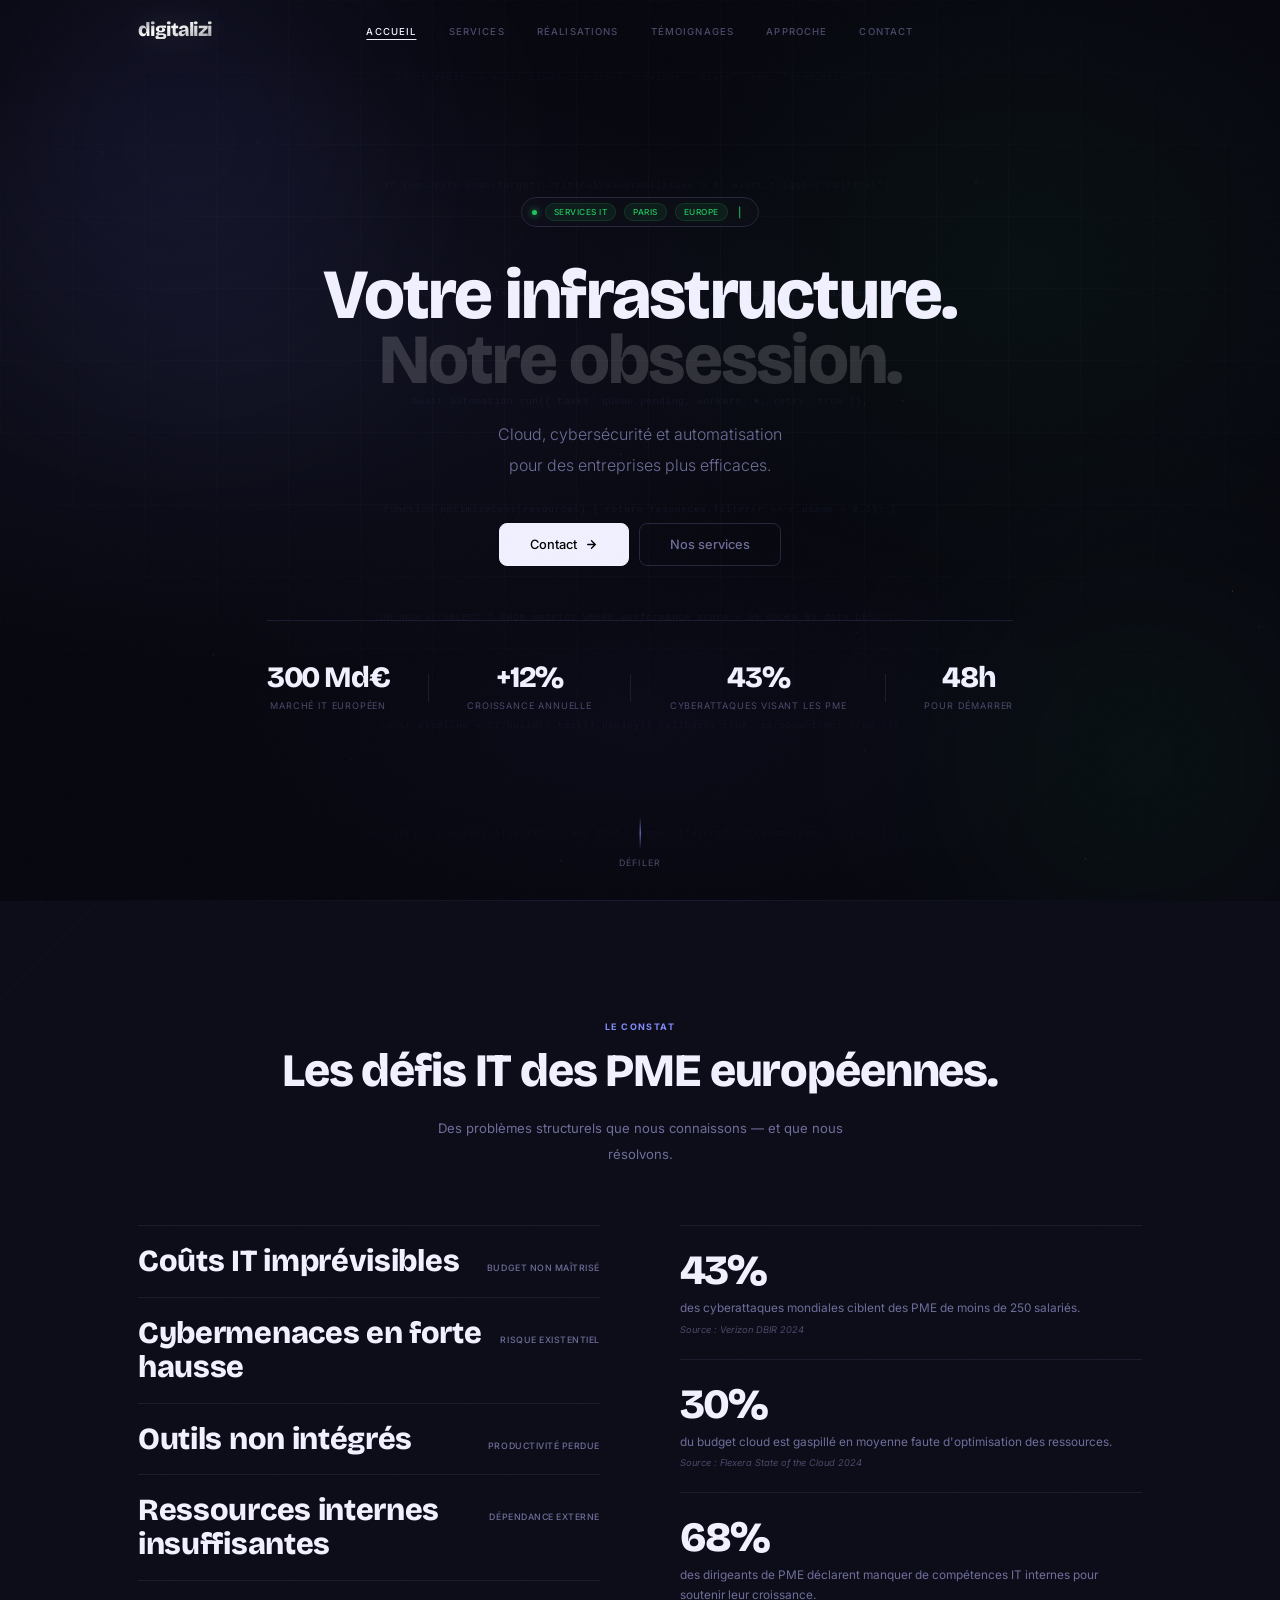
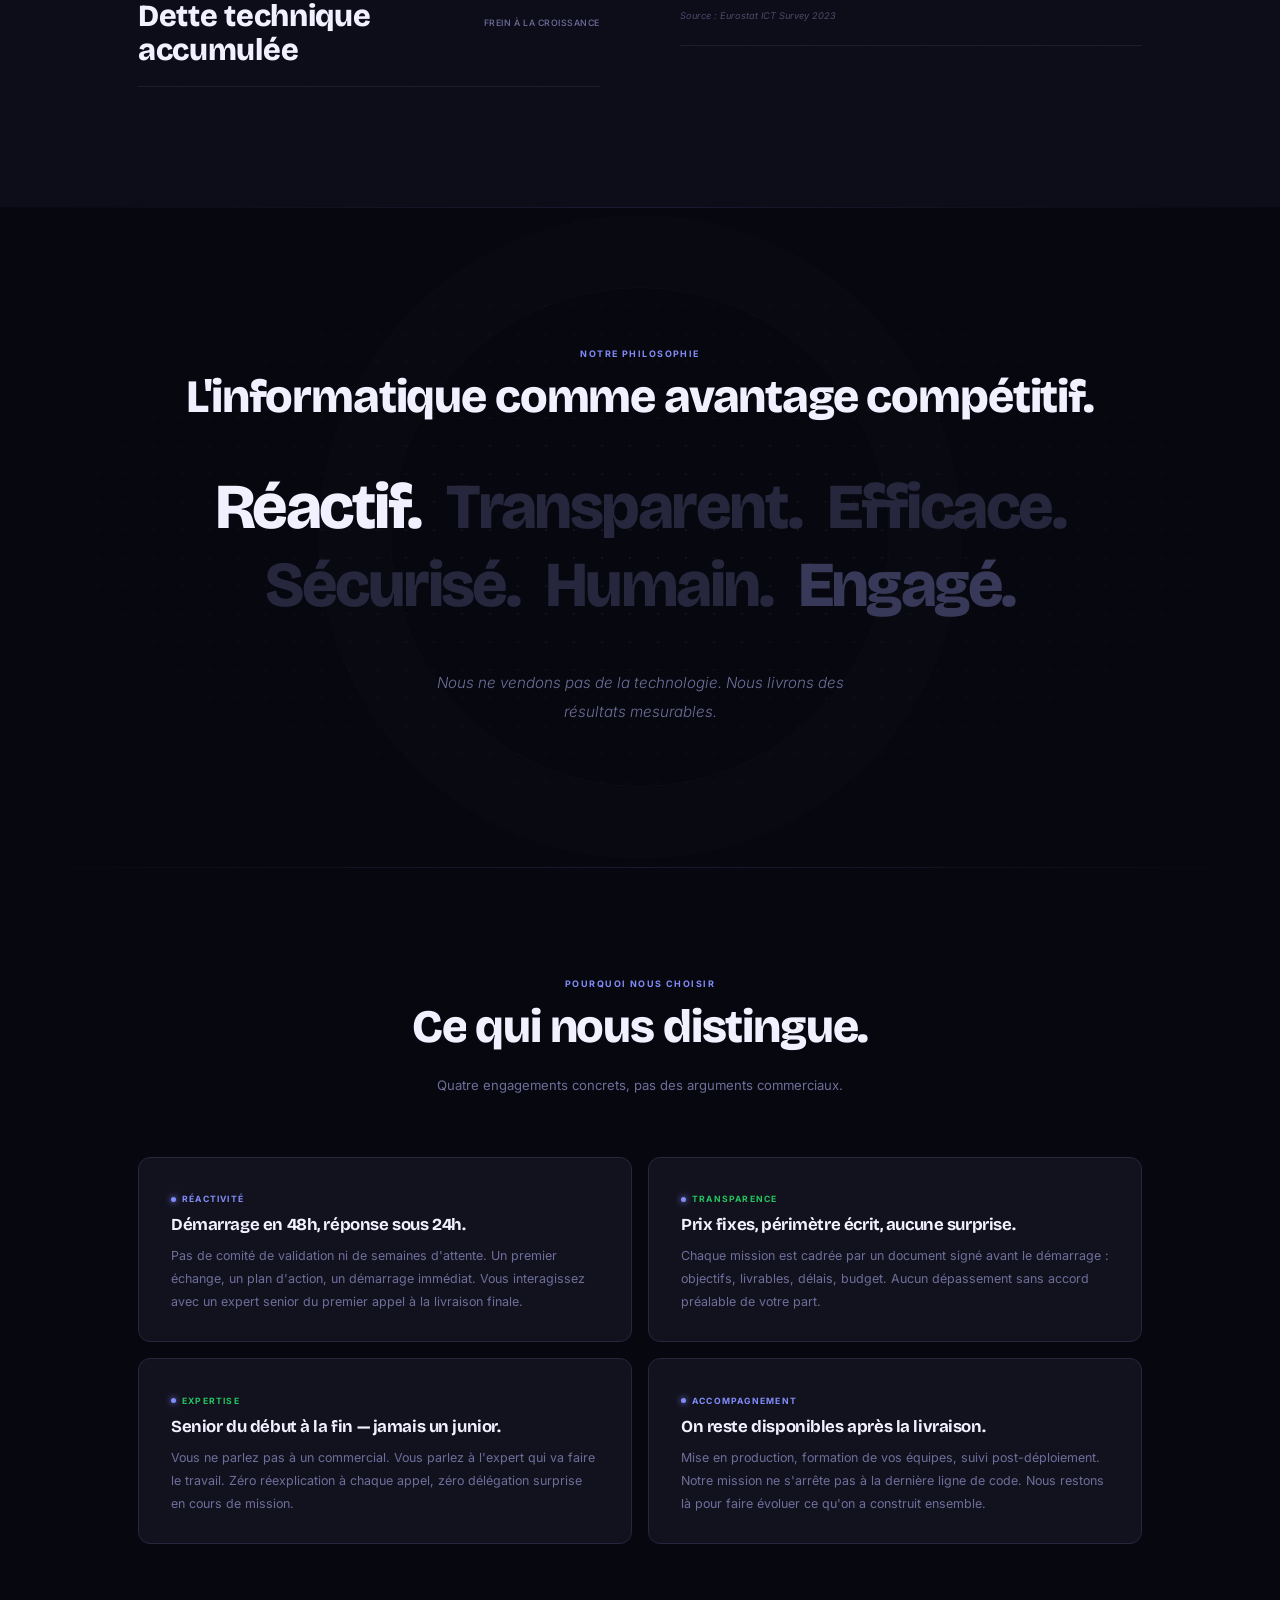
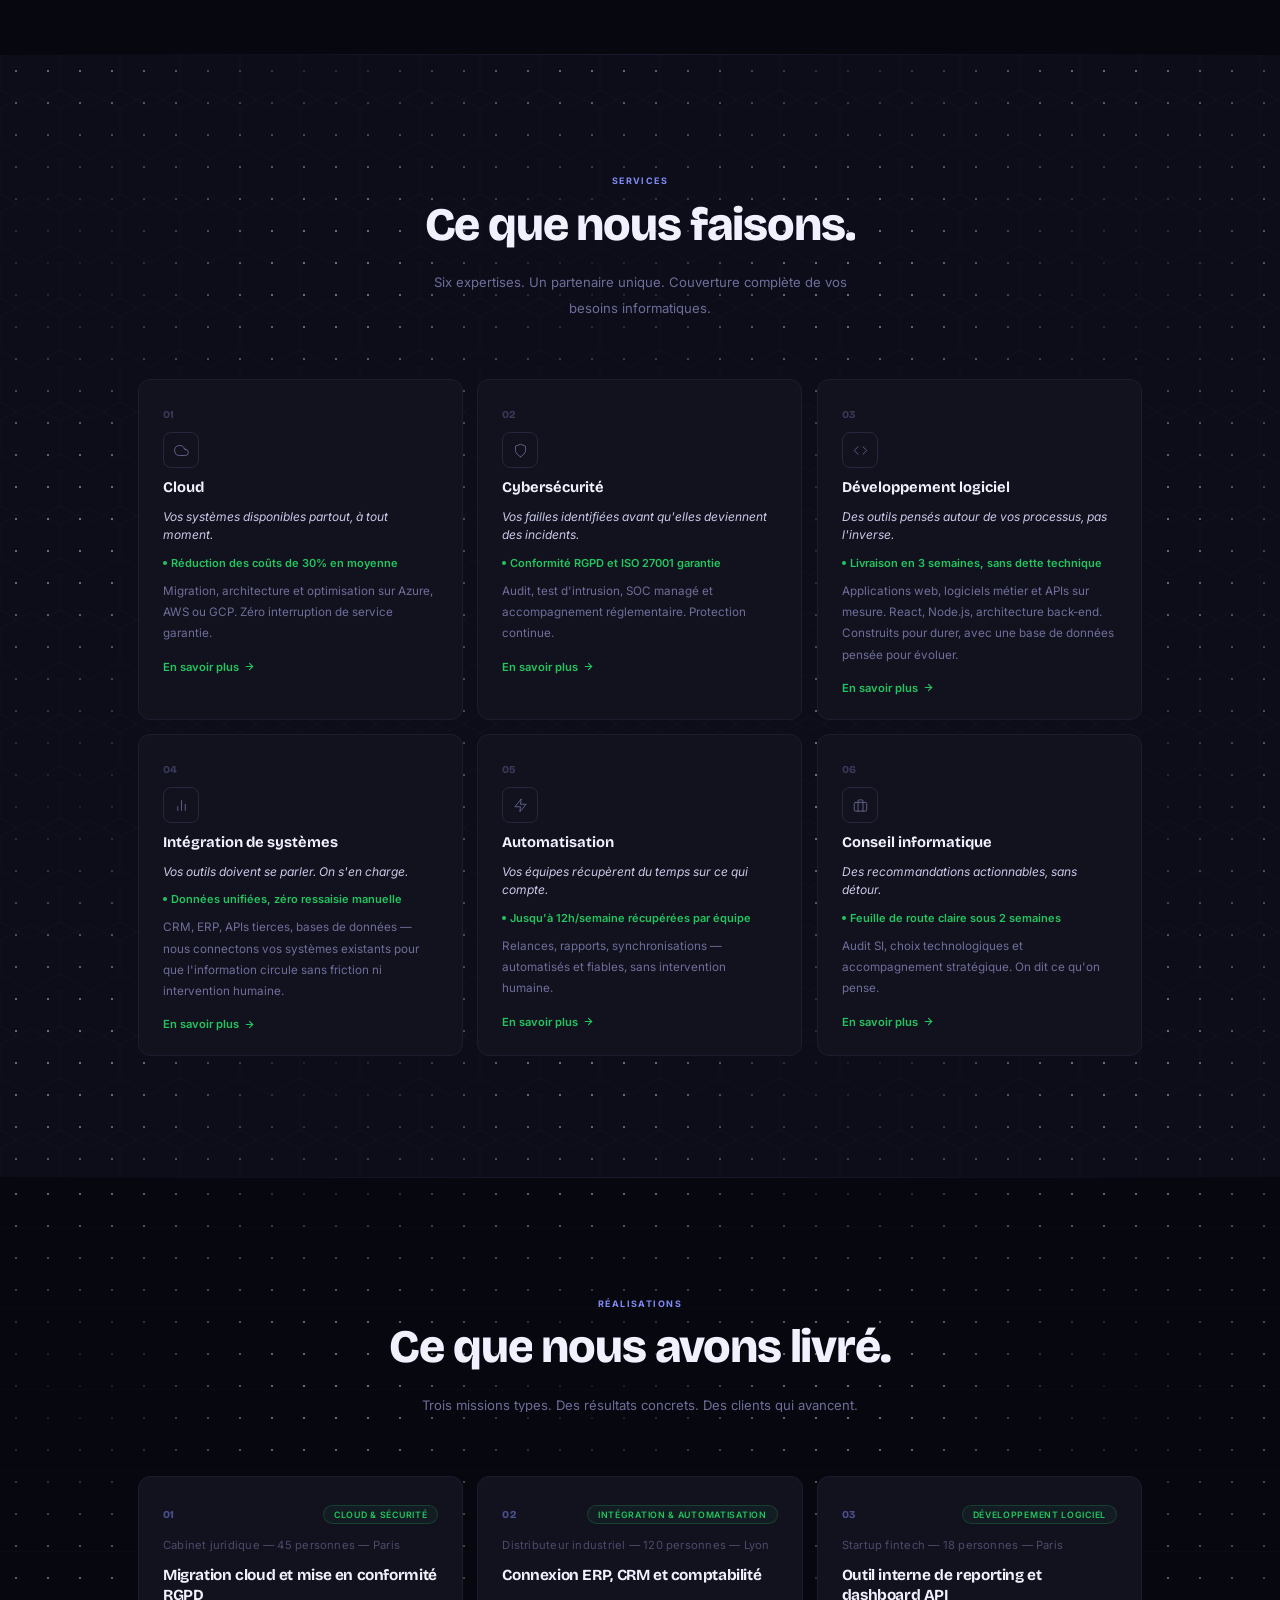
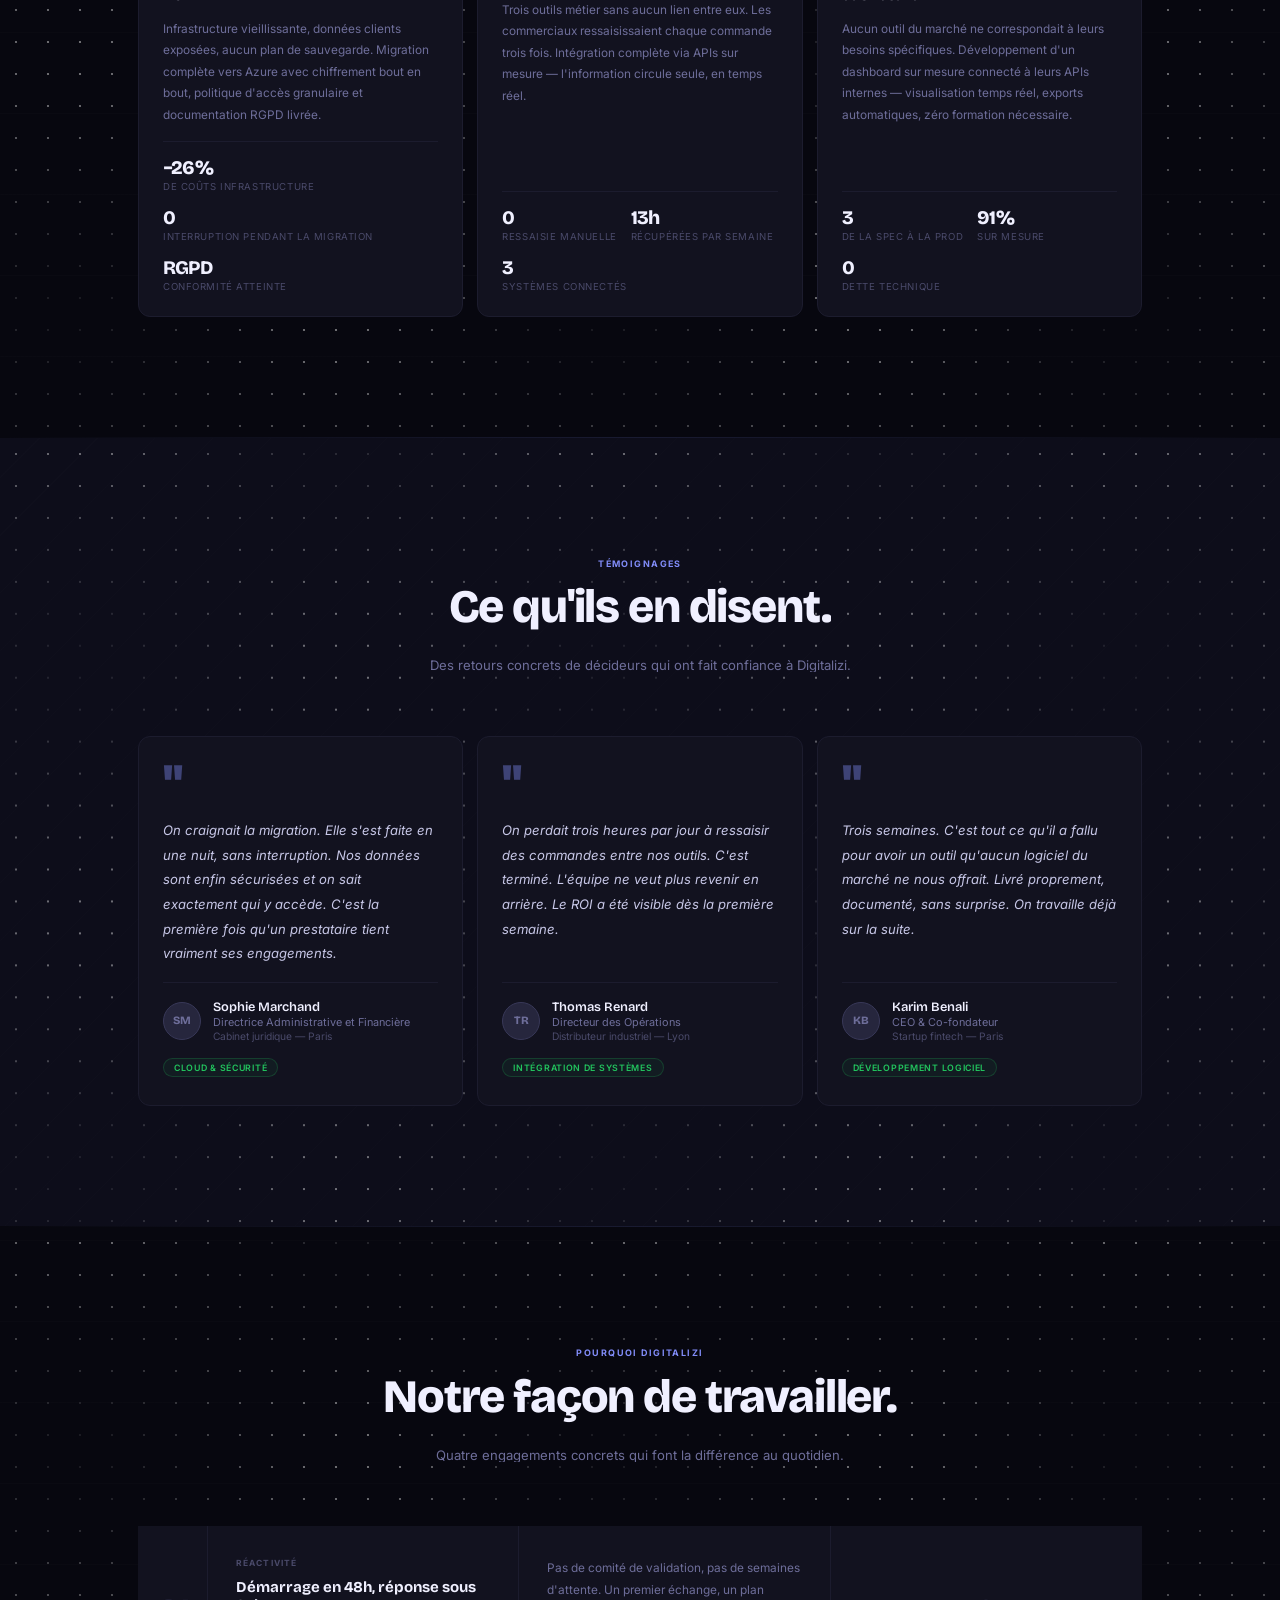
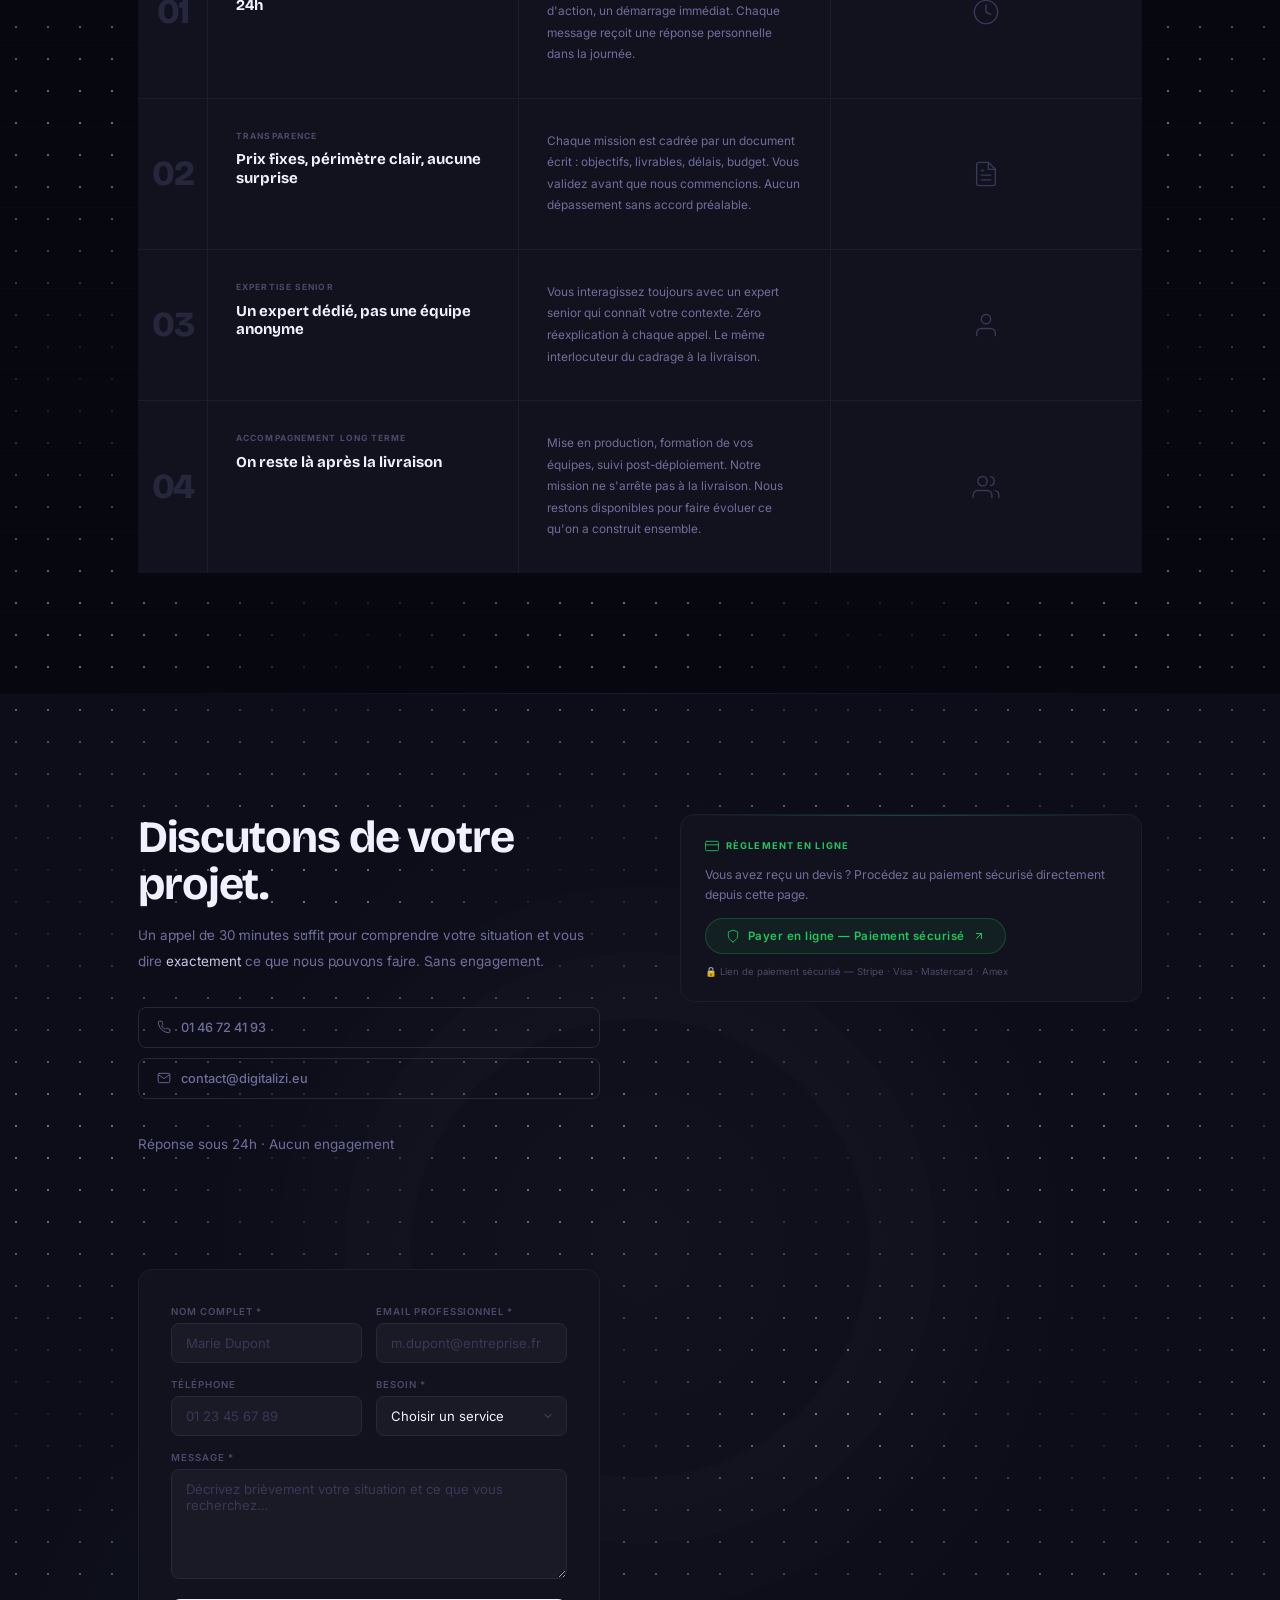
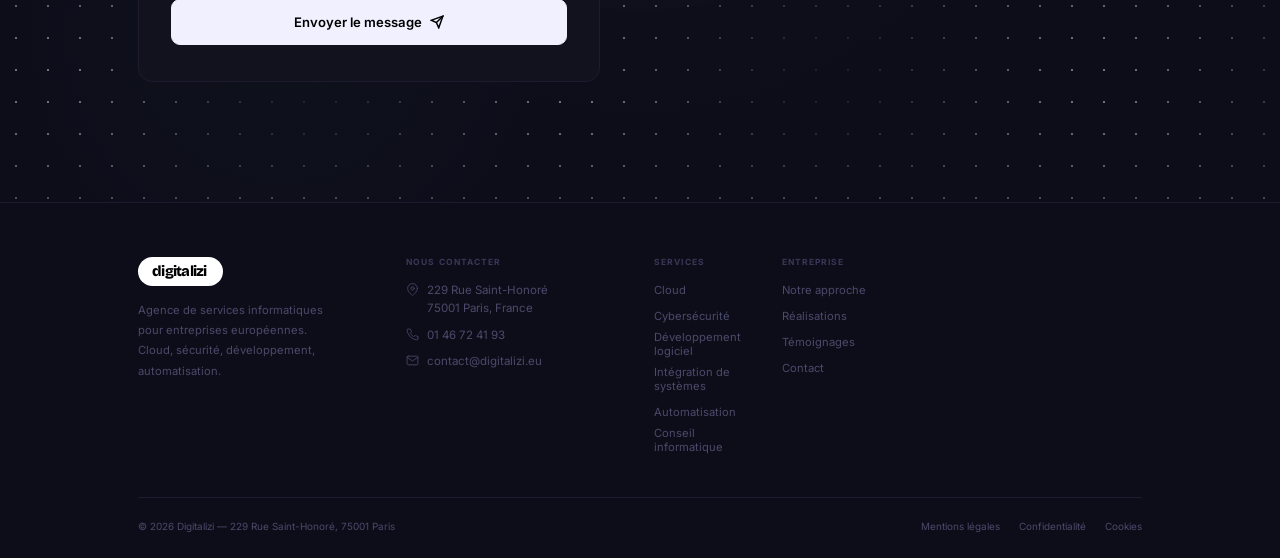
<file: index (17).html>
<!DOCTYPE html>
<html lang="fr">
<head>
<meta charset="UTF-8"/>
<meta name="viewport" content="width=device-width,initial-scale=1.0"/>
<meta name="description" content="Digitalizi — Agence de services IT à Paris. Cloud, cybersécurité, développement web, automatisation et conseil pour PME européennes."/>
<title>Digitalizi — Votre IT. Simplifié.</title>
<link rel="preconnect" href="https://fonts.googleapis.com">
<link href="https://fonts.googleapis.com/css2?family=Inter:ital,wght@0,300;0,400;0,500;0,600;1,300&family=Bricolage+Grotesque:wght@700;800&display=swap" rel="stylesheet">
<style>
/* ════════════════════════════════════════════════════
   RESET & VARIABLES
════════════════════════════════════════════════════ */
*,*::before,*::after{box-sizing:border-box;margin:0;padding:0}
:root{
  --n:    #07070f;
  --n2:   #0d0d1a;
  --n3:   #12121f;
  --l1:   #1c1c2e;
  --l2:   #26263d;
  --l3:   #383858;
  --w:    #f0f0ff;
  --w2:   #c8c8e8;
  --t:    #6e6e9a;
  --t2:   #4a4a6a;
  --v:    #22c55e;
  --v2:   rgba(34,197,94,.12);
  --acc:  #818cf8;
  --acc2: rgba(129,140,248,.12);
  --fh:   "Bricolage Grotesque",sans-serif;
  --fb:   "Inter",sans-serif;
  --ease: cubic-bezier(.16,1,.3,1);
  --e2:   cubic-bezier(.4,0,.2,1);
  --max:  1100px;
}
html{scroll-behavior:smooth}
body{
  background:var(--n);color:var(--t);
  font-family:var(--fb);overflow-x:hidden;
  -webkit-font-smoothing:antialiased;
}
h1,h2,h3{font-family:var(--fh);color:var(--w);letter-spacing:-.025em;line-height:1.05}
a{text-decoration:none;color:inherit}
img{display:block;max-width:100%}
.wrap{max-width:var(--max);margin:0 auto;padding:0 48px}

/* Grain overlay */
body::after{
  content:'';position:fixed;inset:0;z-index:9000;
  pointer-events:none;opacity:.018;
  background:url("data:image/svg+xml,%3Csvg viewBox='0 0 200 200' xmlns='http://www.w3.org/2000/svg'%3E%3Cfilter id='n'%3E%3CfeTurbulence type='fractalNoise' baseFrequency='0.8' numOctaves='4' stitchTiles='stitch'/%3E%3C/filter%3E%3Crect width='100%25' height='100%25' filter='url(%23n)'/%3E%3C/svg%3E") 0 0/160px;
}

/* ════════════════════════════════════════════════════
   SCROLL REVEAL — 4 variantes
════════════════════════════════════════════════════ */
.rv  {opacity:0;transform:translateY(28px);transition:opacity .7s var(--ease),transform .7s var(--ease)}
.rv-l{opacity:0;transform:translateX(-28px);transition:opacity .7s var(--ease),transform .7s var(--ease)}
.rv-r{opacity:0;transform:translateX(28px);transition:opacity .7s var(--ease),transform .7s var(--ease)}
.rv-s{opacity:0;transform:scale(.96);transition:opacity .7s var(--ease),transform .7s var(--ease)}
.rv.on,.rv-l.on,.rv-r.on,.rv-s.on{opacity:1;transform:none}

/* Cascade pour grilles */
.rvg .rv:nth-child(1){transition-delay:.04s}
.rvg .rv:nth-child(2){transition-delay:.10s}
.rvg .rv:nth-child(3){transition-delay:.16s}
.rvg .rv:nth-child(4){transition-delay:.22s}
.rvg .rv:nth-child(5){transition-delay:.28s}
.rvg .rv:nth-child(6){transition-delay:.34s}

/* ════════════════════════════════════════════════════
   PARALLAX DATA-ATTR (géré en JS)
════════════════════════════════════════════════════ */
[data-parallax]{will-change:transform}

/* ════════════════════════════════════════════════════
   NAVBAR
════════════════════════════════════════════════════ */
.nav{
  position:fixed;top:0;left:0;right:0;z-index:400;
  height:60px;display:flex;align-items:center;
  background:transparent;border-bottom:1px solid transparent;
  transition:background .4s var(--e2),backdrop-filter .4s,
             border-color .4s,height .3s var(--e2);
}
.nav.s{
  background:rgba(0,0,0,.9);
  backdrop-filter:blur(20px);-webkit-backdrop-filter:blur(20px);
  border-color:var(--l1);height:52px;
}

.nav-inner{
  max-width:var(--max);margin:0 auto;padding:0 48px;
  width:100%;display:flex;align-items:center;justify-content:space-between;
  position:relative;
}

/* ── Logo typographique — effet lumineux ── */
.nav-logo{
  display:flex;align-items:center;
  font-family:var(--fh);
  font-size:1.22rem;font-weight:800;
  letter-spacing:-.05em;line-height:1;
  text-transform:lowercase;user-select:none;
  background:linear-gradient(
    160deg,
    rgba(255,255,255,.52) 0%,
    #fff 38%,
    rgba(255,255,255,.82) 68%,
    rgba(255,255,255,.58) 100%
  );
  -webkit-background-clip:text;
  -webkit-text-fill-color:transparent;
  background-clip:text;
  filter:drop-shadow(0 0 16px rgba(255,255,255,.18));
  transition:font-size .3s var(--ease),filter .3s var(--ease),
             transform .25s var(--ease),opacity .25s var(--ease);
}
.nav.s .nav-logo{font-size:1.06rem;filter:drop-shadow(0 0 9px rgba(255,255,255,.10))}
.nav-logo:hover{opacity:.65;transform:scale(.97);filter:drop-shadow(0 0 22px rgba(255,255,255,.30))}

/* Liens centrés */
.nav-links{
  position:absolute;left:50%;transform:translateX(-50%);
  display:flex;align-items:center;gap:2rem;list-style:none;
}
.nav-links a{
  font-size:.6rem;font-weight:500;letter-spacing:.12em;
  text-transform:uppercase;color:var(--t2);
  position:relative;transition:color .2s;white-space:nowrap;
}
.nav-links a::after{
  content:'';position:absolute;bottom:-3px;left:0;
  width:0;height:1px;background:var(--w);
  transition:width .22s var(--e2);
}
.nav-links a:hover,.nav-links a.on{color:var(--w)}
.nav-links a:hover::after,.nav-links a.on::after{width:100%}

/* Burger */
.burger{
  display:none;flex-direction:column;gap:5px;
  background:none;border:none;cursor:pointer;padding:4px;
}
.burger span{
  display:block;width:18px;height:1.5px;
  background:var(--t);border-radius:2px;
  transition:transform .3s var(--ease),opacity .3s,background .2s;
}
.burger.o span:nth-child(1){transform:translateY(6.5px) rotate(45deg);background:var(--w)}
.burger.o span:nth-child(2){opacity:0;transform:scaleX(0)}
.burger.o span:nth-child(3){transform:translateY(-6.5px) rotate(-45deg);background:var(--w)}

/* ── Menu mobile — transition fluide sans display toggle ── */
.mob{
  position:fixed;top:0;left:0;right:0;bottom:0;
  background:rgba(0,0,0,.97);backdrop-filter:blur(24px);
  padding:90px 40px 40px;
  flex-direction:column;gap:0;z-index:390;
  /* Transition par visibility+opacity, jamais display */
  visibility:hidden;opacity:0;pointer-events:none;
  transition:opacity .32s var(--ease),visibility .32s var(--ease);
  display:flex; /* toujours flex, caché via opacity */
}
.mob.o{visibility:visible;opacity:1;pointer-events:auto}
.mob a{
  font-size:1.6rem;font-weight:700;font-family:var(--fh);
  color:rgba(255,255,255,.25);
  padding:16px 0;border-bottom:1px solid var(--l1);
  transition:color .18s,padding-left .18s var(--ease),transform .3s var(--ease);
  transform:translateX(-12px);
}
.mob.o a{color:rgba(255,255,255,.7);transform:translateX(0)}
.mob.o a:nth-child(1){transition-delay:.05s}
.mob.o a:nth-child(2){transition-delay:.10s}
.mob.o a:nth-child(3){transition-delay:.15s}
.mob.o a:nth-child(4){transition-delay:.20s}
.mob a:hover{color:var(--w);padding-left:8px}

/* ════════════════════════════════════════════════════
   BOUTONS
════════════════════════════════════════════════════ */
.btn{
  display:inline-flex;align-items:center;gap:8px;
  padding:13px 30px;border-radius:8px;border:1px solid transparent;
  font-family:var(--fb);font-size:.8rem;font-weight:500;cursor:pointer;
  position:relative;overflow:hidden;
  transition:background .22s var(--e2),color .22s,border-color .22s,
             transform .22s var(--ease),box-shadow .22s;
}
.btn::before{
  content:'';position:absolute;top:0;left:-100%;
  width:60%;height:100%;
  background:linear-gradient(90deg,transparent,rgba(255,255,255,.07),transparent);
  transition:left .44s var(--e2);pointer-events:none;
}
.btn:hover::before{left:150%}
.btn svg{transition:transform .2s var(--e2);flex-shrink:0}
.btn:hover svg{transform:translateX(3px)}
.btn:active{transform:scale(.97)}
.bw{background:var(--w);color:#000;border-color:var(--w)}
.bw:hover{background:var(--w2);transform:translateY(-2px);box-shadow:0 6px 24px rgba(255,255,255,.1)}
.bo{background:transparent;color:var(--t);border-color:var(--l2)}
.bo:hover{border-color:var(--l3);color:var(--w);transform:translateY(-2px)}

/* ════════════════════════════════════════════════════
   HERO
════════════════════════════════════════════════════ */
.hero{
  position:relative;min-height:100vh;
  display:flex;flex-direction:column;
  align-items:center;justify-content:center;
  text-align:center;padding:100px 48px 90px;
  overflow:hidden;
}
#cv{position:absolute;inset:0;z-index:0;pointer-events:none}

/* Grille parallaxe */
.hg{
  position:absolute;inset:0;z-index:0;pointer-events:none;
  background-image:
    linear-gradient(rgba(255,255,255,.022) 1px,transparent 1px),
    linear-gradient(90deg,rgba(255,255,255,.022) 1px,transparent 1px);
  background-size:72px 72px;
  -webkit-mask-image:radial-gradient(ellipse 90% 72% at 50% 36%,black 0%,transparent 100%);
  mask-image:radial-gradient(ellipse 90% 72% at 50% 36%,black 0%,transparent 100%);
}

/* Orbes */
.orb{position:absolute;border-radius:50%;pointer-events:none;z-index:0;filter:blur(110px);mix-blend-mode:screen}
.o1{width:520px;height:520px;top:-120px;left:-80px;background:radial-gradient(circle,rgba(99,102,241,.18) 0%,transparent 70%);animation:orbf1 18s ease-in-out infinite alternate}
.o2{width:400px;height:400px;bottom:-60px;right:-60px;background:radial-gradient(circle,rgba(34,197,94,.12) 0%,transparent 70%);animation:orbf2 22s ease-in-out infinite alternate}
.o3{width:300px;height:300px;top:30%;left:60%;background:radial-gradient(circle,rgba(34,197,94,.022) 0%,transparent 70%);animation:f3 32s ease-in-out infinite}
@keyframes orbf1{0%{transform:translate(0,0) scale(1)}100%{transform:translate(60px,40px) scale(1.15)}}
@keyframes orbf2{0%{transform:translate(0,0) scale(1)}100%{transform:translate(-40px,-30px) scale(1.1)}}

.hbody{position:relative;z-index:1;max-width:800px}

.badge{
  display:inline-flex;align-items:center;gap:8px;
  border:1px solid var(--l2);border-radius:100px;
  padding:5px 16px 5px 10px;margin-bottom:2.2rem;
  font-size:.62rem;font-weight:500;color:var(--t2);
  letter-spacing:.1em;text-transform:uppercase;
  background:rgba(255,255,255,.014);backdrop-filter:blur(4px);
  opacity:0;animation:fu .6s var(--ease) .1s forwards;
}
.bdot{
  width:5px;height:5px;border-radius:50%;
  background:var(--v);box-shadow:0 0 7px var(--v);flex-shrink:0;
  animation:dotpulse 2.2s ease-in-out infinite;
}
.h1{
  font-size:clamp(2.4rem,5.5vw,5rem);
  font-weight:800;line-height:.93;margin-bottom:1.6rem;
  opacity:0;animation:fu .9s var(--ease) .22s forwards;
}
.h1 .dim{color:rgba(255,255,255,.16)}
.hsub{
  font-size:clamp(.92rem,1.5vw,1rem);color:var(--t);
  font-weight:300;max-width:420px;margin:0 auto 2.6rem;
  line-height:1.95;
  opacity:0;animation:fu .7s var(--ease) .46s forwards;
}
.hsub strong{color:var(--w2);font-weight:400}
.hbtns{
  display:flex;gap:10px;justify-content:center;flex-wrap:wrap;
  opacity:0;animation:fu .7s var(--ease) .62s forwards;
}
.hstats{
  display:flex;align-items:center;gap:2.4rem;
  justify-content:center;flex-wrap:wrap;
  margin-top:3.4rem;padding-top:2.6rem;
  border-top:1px solid var(--l1);
  opacity:0;animation:fu .7s var(--ease) .9s forwards;
}
.hsn{display:block;font-family:var(--fh);font-size:1.85rem;font-weight:800;color:var(--w);letter-spacing:-.04em;line-height:1}
.hsl{font-size:.57rem;color:var(--t2);letter-spacing:.09em;text-transform:uppercase;margin-top:3px}
.hss{width:1px;height:28px;background:var(--l1)}
.scue{
  position:absolute;bottom:28px;left:50%;transform:translateX(-50%);
  display:flex;flex-direction:column;align-items:center;gap:5px;
  color:var(--t2);font-size:.55rem;letter-spacing:.13em;text-transform:uppercase;
  z-index:1;opacity:0;animation:fu .6s var(--ease) 1.4s forwards;
}
.scue svg{animation:bob 2.2s ease-in-out infinite}
@keyframes dotpulse{0%,100%{opacity:1}50%{opacity:.28}}
@keyframes bob{0%,100%{transform:translateY(0)}50%{transform:translateY(6px)}}
@keyframes fu{from{opacity:0;transform:translateY(14px)}to{opacity:1;transform:none}}

/* ════════════════════════════════════════════════════
   SÉPARATEUR
════════════════════════════════════════════════════ */
.sep{
  height:1px;
  background:linear-gradient(90deg,transparent,rgba(129,140,248,.15),transparent);
  transform-origin:left;
  transform:scaleX(0);
  opacity:0;
  transition:transform .8s var(--ease),opacity .4s ease;
}
.sep.sep-on{transform:scaleX(1);opacity:1}

/* ════════════════════════════════════════════════════
   BASE SECTION
════════════════════════════════════════════════════ */
section{padding:120px 0}
.stag{display:block;font-size:.56rem;font-weight:700;letter-spacing:.16em;text-transform:uppercase;color:var(--acc);opacity:.7;margin-bottom:.85rem;text-align:center}
.stitre{font-size:clamp(1.9rem,3.8vw,2.9rem);font-weight:800;text-align:center;margin-bottom:.85rem}
.ssous{text-align:center;color:var(--t);max-width:440px;margin:0 auto 4rem;font-size:.82rem;line-height:1.95}

/* ════════════════════════════════════════════════════
   PROBLÈME — 5 constats sectoriels
════════════════════════════════════════════════════ */
.probleme{position:relative;background:var(--n2);overflow:hidden}
.probleme::before{
  content:'';position:absolute;inset:0;pointer-events:none;
  background:repeating-linear-gradient(-45deg,transparent,transparent 40px,rgba(255,255,255,.009) 40px,rgba(255,255,255,.009) 41px);
}
.probleme .wrap{position:relative;z-index:1}
.prob-layout{display:grid;grid-template-columns:1fr 1fr;gap:80px;align-items:start}
.prob-tag{font-size:.56rem;font-weight:700;letter-spacing:.16em;text-transform:uppercase;color:var(--t2);margin-bottom:1.4rem}

.prob-lignes{display:flex;flex-direction:column;gap:0}
.prob-ligne{
  display:flex;align-items:baseline;justify-content:space-between;
  font-family:var(--fh);font-size:clamp(1.3rem,2.4vw,1.95rem);
  font-weight:800;line-height:1.12;color:var(--w);
  padding:18px 0;border-bottom:1px solid var(--l1);
  opacity:0;transform:translateY(16px);
  transition:opacity .5s var(--ease),transform .5s var(--ease);
  word-spacing:normal;letter-spacing:-.01em;
}
/* Neutralise les espaces créés par le word-reveal wrapping */
.prob-ligne .word-reveal-line{
  display:inline;
  overflow:visible;
}
.prob-ligne .word-span{
  display:inline;
  transform:none !important;
  opacity:1 !important;
  transition:none !important;
}
.prob-ligne:first-child{border-top:1px solid var(--l1)}
.prob-ligne.on{opacity:1;transform:none}
.prob-ligne:nth-child(1).on{transition-delay:0s}
.prob-ligne:nth-child(2).on{transition-delay:.10s}
.prob-ligne:nth-child(3).on{transition-delay:.20s}
.prob-ligne:nth-child(4).on{transition-delay:.30s}
.prob-ligne:nth-child(5).on{transition-delay:.40s}
.prob-pill{
  font-family:var(--fb);font-size:.55rem;font-weight:500;
  color:var(--t);letter-spacing:.06em;text-transform:uppercase;
  flex-shrink:0;margin-left:12px;white-space:nowrap;
}

.chiffres{display:flex;flex-direction:column;gap:0}
.chiffre{padding:24px 0;border-bottom:1px solid var(--l1);transition:background .2s}
.chiffre:first-child{border-top:1px solid var(--l1)}
.chiffre:hover{background:rgba(255,255,255,.011);padding-left:8px;transition:background .2s,padding-left .25s var(--ease)}
.chiffre:hover .chiffre-n{color:var(--v);transition:color .3s var(--ease)}

/* Dropdown services navbar */
.nav-drop{position:relative}
.nav-drop-menu{
  display:none;position:absolute;top:calc(100% + 18px);left:50%;
  transform:translateX(-50%);
  background:rgba(4,4,4,.96);backdrop-filter:blur(20px);
  border:1px solid var(--l1);border-radius:10px;
  padding:8px;min-width:220px;
  opacity:0;transform:translateX(-50%) translateY(-8px);
  transition:opacity .25s var(--ease),transform .25s var(--ease);
  pointer-events:none;z-index:500;
}
.nav-drop-menu.open{display:block;opacity:1;transform:translateX(-50%) translateY(0);pointer-events:auto}
.nav-drop-menu a{display:flex;align-items:center;gap:8px;padding:8px 12px;font-size:.72rem;color:var(--t);border-radius:6px;transition:background .15s,color .15s;white-space:nowrap;letter-spacing:.01em;text-transform:none}
.nav-drop-menu a:hover{background:rgba(255,255,255,.06);color:var(--w)}
.drop-dot{width:4px;height:4px;border-radius:50%;background:currentColor;flex-shrink:0}
.rvg .rv-l:nth-child(1),.rvg .rv-r:nth-child(1){transition-delay:.04s}
.rvg .rv-l:nth-child(2),.rvg .rv-r:nth-child(2){transition-delay:.12s}
.rvg .rv-l:nth-child(3),.rvg .rv-r:nth-child(3){transition-delay:.20s}
.rvg .rv-l:nth-child(4),.rvg .rv-r:nth-child(4){transition-delay:.28s}
.chiffre-n{
  font-family:var(--fh);font-size:2.6rem;font-weight:800;
  color:var(--w);letter-spacing:-.05em;line-height:1;margin-bottom:.4rem;
}
.chiffre-l{font-size:.74rem;color:var(--t);line-height:1.72}
.chiffre-src{font-size:.58rem;color:var(--t2);margin-top:.3rem;font-style:italic}

/* ════════════════════════════════════════════════════
   VISION — mots-clés immersifs
════════════════════════════════════════════════════ */
.vision{position:relative;background:var(--n);overflow:hidden;padding:140px 0}
.vision::before{
  content:'';position:absolute;inset:0;pointer-events:none;
  background:radial-gradient(rgba(255,255,255,.05) 1px,transparent 1px) 0 0/28px 28px;
  -webkit-mask-image:radial-gradient(ellipse 76% 66% at 50% 50%,black 0%,transparent 100%);
  mask-image:radial-gradient(ellipse 76% 66% at 50% 50%,black 0%,transparent 100%);
}
.vision::after{
  content:'';position:absolute;top:50%;left:50%;
  transform:translate(-50%,-50%);
  width:500px;height:500px;border-radius:50%;
  border:1px solid rgba(255,255,255,.024);
  box-shadow:0 0 0 72px rgba(255,255,255,.007);
  pointer-events:none;animation:ring 8s ease-in-out infinite;
}
@keyframes ring{0%,100%{transform:translate(-50%,-50%) scale(1);opacity:.8}50%{transform:translate(-50%,-50%) scale(1.07);opacity:.3}}
.vision .wrap{position:relative;z-index:1;text-align:center}
.vmots{display:flex;flex-wrap:wrap;justify-content:center;margin:2.8rem 0}
.vmot{
  font-family:var(--fh);font-weight:800;
  font-size:clamp(2.4rem,5vw,4.6rem);
  letter-spacing:-.04em;line-height:1.05;
  padding:.08em .2em;color:var(--l2);
  transition:color .4s var(--ease);
  cursor:default;user-select:none;
}
.vmot.on{color:var(--w)}
.vmot.semi{color:var(--l3)}
.vcite{font-size:clamp(.86rem,1.5vw,.95rem);color:var(--t);font-weight:300;font-style:italic;max-width:440px;margin:0 auto;line-height:1.95}

/* ════════════════════════════════════════════════════
   SERVICES
════════════════════════════════════════════════════ */
.services{position:relative;background:var(--n2);overflow:hidden}
.services::before{
  content:'';position:absolute;inset:0;pointer-events:none;
  background:url("data:image/svg+xml,%3Csvg xmlns='http://www.w3.org/2000/svg' width='60' height='104'%3E%3Cpath d='M30 52L0 35V2l30-17 30 17v33z' fill='none' stroke='rgba(255,255,255,.016)' stroke-width='1'/%3E%3Cpath d='M30 104L0 87V54l30-17 30 17v33z' fill='none' stroke='rgba(255,255,255,.016)' stroke-width='1'/%3E%3C/svg%3E") 0 0/60px 104px;
}
.services .wrap{position:relative;z-index:1}
.svc-grid{display:grid;grid-template-columns:repeat(3,1fr);gap:14px}

.svc-card{
  background:var(--n3);border:1px solid var(--l1);border-radius:12px;
  padding:28px 24px 24px;
  display:flex;flex-direction:column;gap:11px;
  position:relative;overflow:hidden;cursor:pointer;
  transition:border-color .22s,transform .3s var(--ease),box-shadow .3s,background .22s;
}
/* Ligne verte gauche */
.svc-card::after{
  content:'';position:absolute;left:0;top:0;bottom:0;width:2px;
  background:linear-gradient(180deg,transparent,var(--v),transparent);
  transform:scaleY(0);transform-origin:center;
  transition:transform .34s var(--ease);
}
/* Reflet haut */
.svc-card::before{
  content:'';position:absolute;top:0;left:0;right:0;height:1px;
  background:linear-gradient(90deg,transparent,rgba(255,255,255,.055),transparent);
  opacity:0;transition:opacity .3s;
}
.svc-card:hover{
  border-color:var(--l2);transform:translateY(-6px);
  box-shadow:0 16px 48px rgba(0,0,0,.6),0 0 0 1px rgba(34,197,94,.08),0 4px 32px rgba(34,197,94,.06);
  background:var(--n2);
}
.svc-card:hover::before{opacity:1}
.svc-card:hover::after{transform:scaleY(1)}

.svc-num{font-family:var(--fh);font-size:.66rem;font-weight:800;color:var(--l3);letter-spacing:.04em;transition:color .2s}
.svc-card:hover .svc-num{color:var(--t)}
.svc-ico{
  width:36px;height:36px;border:1px solid var(--l2);border-radius:8px;
  display:flex;align-items:center;justify-content:center;
  background:var(--n3);
  transition:border-color .2s,transform .25s var(--ease);
}
.svc-ico svg{stroke:var(--t);fill:none;stroke-width:1.3;stroke-linecap:round;stroke-linejoin:round;width:15px;height:15px;transition:stroke .2s}
.svc-card:hover .svc-ico{border-color:var(--l3);transform:scale(1.08)}
.svc-card:hover .svc-ico svg{stroke:var(--w2)}
.svc-nom{font-size:.92rem;font-weight:700;color:var(--w);font-family:var(--fh);line-height:1.2}
.svc-phrase{font-size:.75rem;font-weight:400;color:var(--w2);font-style:italic;line-height:1.55}
.svc-benef{display:inline-flex;align-items:center;gap:4px;font-size:.69rem;font-weight:600;color:var(--v)}
.svc-benef::before{content:'';width:4px;height:4px;background:var(--v);border-radius:50%;flex-shrink:0}
.svc-desc{font-size:.73rem;color:var(--t);line-height:1.82}
.svc-link{
  display:inline-flex;align-items:center;gap:5px;
  font-size:.7rem;font-weight:600;color:var(--v);
  margin-top:4px;
  transition:gap .2s var(--ease),opacity .2s;
}
.svc-link:hover{gap:8px;opacity:.8}
.svc-link svg{flex-shrink:0}

/* ════════════════════════════════════════════════════
   POURQUOI DIGITALIZI — remplace Projets
════════════════════════════════════════════════════ */
.pourquoi{position:relative;background:var(--n);overflow:hidden}
.pourquoi::before{
  content:'';position:absolute;inset:0;pointer-events:none;
  background:repeating-linear-gradient(0deg,transparent,transparent 80px,rgba(255,255,255,.011) 80px,rgba(255,255,255,.011) 81px);
}
.pourquoi .wrap{position:relative;z-index:1}

.pq-liste{display:flex;flex-direction:column;gap:1px;background:var(--l1)}
.pq-item{
  background:var(--n3);
  display:grid;grid-template-columns:70px 1fr 1fr 1fr;
  gap:0;position:relative;overflow:hidden;
  transition:background .2s;
}
/* Barre verte bas */
.pq-item::after{
  content:'';position:absolute;bottom:0;left:0;right:0;height:1px;
  background:linear-gradient(90deg,var(--v),rgba(34,197,94,.18),transparent);
  transform:scaleX(0);transform-origin:left;
  transition:transform .4s var(--ease);
}
.pq-item:hover{background:var(--n2)}
.pq-item:hover::after{transform:scaleX(1)}

.pq-col{padding:32px 28px;border-right:1px solid var(--l1)}
.pq-col:last-child{border-right:none}

/* Numéro grand */
.pq-num{
  font-family:var(--fh);font-size:2.2rem;font-weight:800;
  color:var(--l2);line-height:1;letter-spacing:-.05em;
  display:flex;align-items:center;justify-content:center;
  transition:color .25s var(--ease);
}
.pq-item:hover .pq-num{color:var(--l3)}

.pq-etiq{font-size:.53rem;font-weight:700;letter-spacing:.13em;text-transform:uppercase;color:var(--t2);margin-bottom:.55rem}
.pq-titre{font-size:.94rem;font-weight:700;color:var(--w);font-family:var(--fh);line-height:1.22;margin-bottom:.5rem}
.pq-txt{font-size:.74rem;color:var(--t);line-height:1.82}
.pq-ico{
  display:flex;align-items:center;justify-content:center;
  padding:32px 20px;
}
.pq-ico svg{
  width:28px;height:28px;stroke:var(--l3);fill:none;
  stroke-width:1.2;stroke-linecap:round;stroke-linejoin:round;
  transition:stroke .25s var(--ease),transform .3s var(--ease);
}
.pq-item:hover .pq-ico svg{stroke:var(--v);transform:scale(1.15)}

/* ════════════════════════════════════════════════════
   CONTACT — formulaire + infos
════════════════════════════════════════════════════ */
.contact-sec{
  position:relative;overflow:hidden;
  padding:120px 0;
  background:
    radial-gradient(ellipse 58% 72% at 50% 50%,rgba(255,255,255,.018) 0%,transparent 65%),
    radial-gradient(ellipse 36% 40% at 22% 85%,rgba(34,197,94,.028) 0%,transparent 60%),
    var(--n2);
}
.contact-sec::before{
  content:'';position:absolute;top:50%;left:50%;
  transform:translate(-50%,-50%);
  width:460px;height:460px;border-radius:50%;
  border:1px solid rgba(255,255,255,.018);
  box-shadow:0 0 0 66px rgba(255,255,255,.007),0 0 0 132px rgba(255,255,255,.004);
  pointer-events:none;animation:ring 7s ease-in-out infinite;
}
.contact-sec .wrap{position:relative;z-index:1}

.contact-layout{
  display:grid;grid-template-columns:1fr 1fr;
  gap:80px;align-items:start;
}

/* Infos gauche */
.contact-info{}
.contact-info h2{font-size:clamp(1.9rem,3.5vw,2.8rem);margin-bottom:.9rem}
.contact-info p{font-size:.84rem;color:var(--t);line-height:1.95;margin-bottom:2rem}
.contact-info p strong{color:var(--w2);font-weight:400}

.contact-liens{display:flex;flex-direction:column;gap:10px;margin-bottom:2rem}
.contact-lien{
  display:inline-flex;align-items:center;gap:10px;
  font-size:.8rem;font-weight:500;color:var(--t);
  padding:12px 18px;border:1px solid var(--l2);border-radius:8px;
  transition:border-color .2s,color .2s,background .2s,transform .2s var(--ease);
}
.contact-lien:hover{border-color:var(--l3);color:var(--w);background:rgba(255,255,255,.02);transform:translateX(4px)}
.contact-lien svg{stroke:currentColor;fill:none;stroke-width:1.5;stroke-linecap:round;stroke-linejoin:round;width:14px;height:14px;flex-shrink:0}
.contact-note{font-size:.62rem;color:var(--t2)}

/* Formulaire droite */
.contact-form{
  background:var(--n3);border:1px solid var(--l1);border-radius:14px;
  padding:36px 32px;
}
.form-row{display:grid;grid-template-columns:1fr 1fr;gap:14px}
.form-field{display:flex;flex-direction:column;gap:6px;margin-bottom:16px}
.form-field:last-child{margin-bottom:0}
.form-label{
  font-size:.6rem;font-weight:600;letter-spacing:.1em;
  text-transform:uppercase;color:var(--t2);
}
.form-input,
.form-select,
.form-textarea{
  background:rgba(255,255,255,.035);
  border:1px solid var(--l2);border-radius:8px;
  color:var(--w);font-family:var(--fb);font-size:.82rem;
  padding:11px 14px;width:100%;
  outline:none;
  transition:border-color .2s,background .2s,box-shadow .2s;
  appearance:none;-webkit-appearance:none;
}
.form-input::placeholder,.form-textarea::placeholder{color:var(--l3)}
.form-input:focus,.form-select:focus,.form-textarea:focus{
  border-color:var(--v);background:rgba(34,197,94,.04);
  box-shadow:0 0 0 3px rgba(34,197,94,.12);
}
.form-input:invalid:not(:placeholder-shown){border-color:#e74c3c}
.form-select{cursor:pointer;background-image:url("data:image/svg+xml,%3Csvg xmlns='http://www.w3.org/2000/svg' width='12' height='12' viewBox='0 0 24 24' fill='none' stroke='%23555' stroke-width='2' stroke-linecap='round'%3E%3Cpolyline points='6 9 12 15 18 9'/%3E%3C/svg%3E");background-repeat:no-repeat;background-position:right 12px center}
.form-select option{background:var(--n3);color:var(--w)}
.form-textarea{resize:vertical;min-height:110px}
.form-submit{
  width:100%;margin-top:20px;
  display:flex;align-items:center;justify-content:center;gap:8px;
  padding:14px 24px;border-radius:9px;
  background:var(--w);color:#000;border:1px solid var(--w);
  font-family:var(--fb);font-size:.82rem;font-weight:600;cursor:pointer;
  position:relative;overflow:hidden;
  transition:background .22s,transform .22s var(--ease),box-shadow .22s;
}
.form-submit::before{content:'';position:absolute;top:0;left:-100%;width:60%;height:100%;background:linear-gradient(90deg,transparent,rgba(0,0,0,.06),transparent);transition:left .44s var(--e2)}
.form-submit:hover::before{left:150%}
.form-submit:hover{background:var(--w2);transform:translateY(-2px);box-shadow:0 6px 24px rgba(255,255,255,.1)}
.form-submit:active{transform:scale(.97)}

/* Feedback envoi */
.form-ok{
  display:none;text-align:center;padding:24px;
  font-size:.84rem;color:var(--v);font-weight:500;
}

/* ════════════════════════════════════════════════════
   FOOTER
════════════════════════════════════════════════════ */
.footer{background:var(--n2);border-top:1px solid var(--l1);padding:54px 0 26px}
.footer-top{display:grid;grid-template-columns:220px 1fr;gap:56px;margin-bottom:42px}

/* Logo footer */
.fb-logo{
  font-family:var(--fh);
  font-size:.92rem;font-weight:800;
  letter-spacing:-.05em;text-transform:lowercase;
  line-height:1;margin-bottom:14px;display:inline-flex;
  align-items:center;user-select:none;
  color:#000;
  background:#fff;
  padding:7px 16px 7px 14px;
  border-radius:100px;
  transition:opacity .2s,transform .2s var(--ease);
}
.fb-logo .logo-body{color:#000}
.fb-logo .logo-i{
  display:inline-block;
  color:transparent;
  position:relative;
  width:.3em;
}
.fb-logo .logo-i::after{
  content:'';
  position:absolute;
  bottom:.12em;left:50%;
  transform:translateX(-50%);
  width:4px;height:4px;
  border-radius:50%;
  background:var(--v);
  box-shadow:0 0 6px var(--v);
}
.fb-logo:hover{opacity:.85;transform:scale(.97)}

.fb p{font-size:.7rem;color:var(--t2);line-height:1.82;max-width:190px}
.fcols{display:grid;grid-template-columns:repeat(4,1fr);gap:22px}
.fh{font-size:.53rem;font-weight:700;letter-spacing:.13em;text-transform:uppercase;color:var(--l3);margin-bottom:11px}
.fcol ul{list-style:none;display:flex;flex-direction:column;gap:6px}
.fcol a{font-size:.7rem;color:var(--t2);display:inline-block;transition:color .18s,transform .18s var(--ease)}
.fcol a:hover{color:var(--t);transform:translateX(3px)}
.fbot{
  display:flex;justify-content:space-between;align-items:center;
  flex-wrap:wrap;gap:10px;
  padding-top:22px;border-top:1px solid var(--l1);
}
.fbot-copy{font-size:.62rem;color:var(--t2)}
.fbot-adresse{font-size:.62rem;color:var(--t2);letter-spacing:.02em}
.fbot-links{display:flex;gap:1.2rem}
.fbot-links a{font-size:.62rem;color:var(--t2);transition:color .18s}
.fbot-links a:hover{color:var(--t)}

/* ════════════════════════════════════════════════════
   RESPONSIVE
════════════════════════════════════════════════════ */
@media(max-width:960px){
  .prob-layout{grid-template-columns:1fr;gap:44px}
  .svc-grid{grid-template-columns:repeat(2,1fr)}
  .pq-item{grid-template-columns:50px 1fr 1fr}
  .pq-item>:last-child:nth-child(4){display:none}
  .contact-layout{grid-template-columns:1fr;gap:44px}
  .footer-top{grid-template-columns:1fr;gap:32px}
  .fcols{grid-template-columns:repeat(2,1fr)}
}
@media(max-width:640px){
  .wrap{padding:0 22px}
  .nav-inner{padding:0 22px}
  .nav-links{display:none}
  .burger{display:flex}
  .hero{padding:96px 22px 80px}
  .h1{line-height:1}
  .hss{display:none}
  .hstats{gap:1.4rem}
  section{padding:88px 0}
  .svc-grid{grid-template-columns:1fr}
  .vmots{flex-direction:column;align-items:center}
  .vmot{font-size:clamp(2rem,9vw,3rem);padding:.06em .18em}
  .pq-item{grid-template-columns:1fr;grid-template-rows:auto}
  .pq-col{border-right:none;border-bottom:1px solid var(--l1)}
  .pq-col:last-child{border-bottom:none}
  .pq-num{display:none}
  .form-row{grid-template-columns:1fr}
  .fbot{flex-direction:column;text-align:center}
}
@media(prefers-reduced-motion:reduce){
  *,*::before,*::after{transition-duration:.01ms!important;animation-duration:.01ms!important}
}




/* ════════════════════════════════════════════════════
   TEXT REVEAL (mot par mot)
════════════════════════════════════════════════════ */
.word-reveal-line{
  display:inline-block;
  overflow:hidden;
  vertical-align:bottom;
  line-height:1.1;
}
.word-span{
  display:inline-block;
  opacity:0;
  transform:translateY(105%);
  transition:opacity .6s var(--ease),transform .6s var(--ease);
}
.word-span.on{opacity:1;transform:translateY(0)}

/* ════════════════════════════════════════════════════
   COMPTEUR ANIMÉ
════════════════════════════════════════════════════ */
.counting{display:inline-block}

/* ════════════════════════════════════════════════════
   REDUCED MOTION
════════════════════════════════════════════════════ */
@media(prefers-reduced-motion:reduce){
  .word-span{opacity:1;transform:none;transition:none}
  .sep{transform:scaleX(1);opacity:1;transition:none}
}


.mob-sep{font-size:.52rem;font-weight:700;letter-spacing:.14em;text-transform:uppercase;color:var(--l3);padding:18px 0 6px;border-bottom:1px solid var(--l1)}
.mob a[href$=".html"]{font-size:1rem;color:rgba(255,255,255,.45);padding:10px 0}
.mob a[href*=".html"]:not([href="index.html"]){font-size:1rem;color:rgba(255,255,255,.45);padding:10px 0}

/* ── Scroll éclaircissement ── */

/* ── Cartes service couleurs ── */
.svc-card[data-color="cloud"]:hover{border-color:#3b82f6;box-shadow:0 16px 48px rgba(0,0,0,.6),0 0 32px rgba(59,130,246,.12);background:rgba(59,130,246,.04)}
.svc-card[data-color="cloud"]::after{background:linear-gradient(180deg,transparent,#3b82f6,transparent)}
.svc-card[data-color="cloud"]:hover .svc-benef{color:#3b82f6}
.svc-card[data-color="cloud"]:hover .svc-benef::before{background:#3b82f6}
.svc-card[data-color="cloud"]:hover .svc-ico svg{stroke:#3b82f6}
.svc-card[data-color="cyber"]:hover{border-color:#ef4444;box-shadow:0 16px 48px rgba(0,0,0,.6),0 0 32px rgba(239,68,68,.12);background:rgba(239,68,68,.04)}
.svc-card[data-color="cyber"]::after{background:linear-gradient(180deg,transparent,#ef4444,transparent)}
.svc-card[data-color="cyber"]:hover .svc-benef{color:#ef4444}
.svc-card[data-color="cyber"]:hover .svc-benef::before{background:#ef4444}
.svc-card[data-color="cyber"]:hover .svc-ico svg{stroke:#ef4444}
.svc-card[data-color="dev"]:hover{border-color:#8b5cf6;box-shadow:0 16px 48px rgba(0,0,0,.6),0 0 32px rgba(139,92,246,.12);background:rgba(139,92,246,.04)}
.svc-card[data-color="dev"]::after{background:linear-gradient(180deg,transparent,#8b5cf6,transparent)}
.svc-card[data-color="dev"]:hover .svc-benef{color:#8b5cf6}
.svc-card[data-color="dev"]:hover .svc-benef::before{background:#8b5cf6}
.svc-card[data-color="dev"]:hover .svc-ico svg{stroke:#8b5cf6}
.svc-card[data-color="integration"]:hover{border-color:#f59e0b;box-shadow:0 16px 48px rgba(0,0,0,.6),0 0 32px rgba(245,158,11,.12);background:rgba(245,158,11,.04)}
.svc-card[data-color="integration"]::after{background:linear-gradient(180deg,transparent,#f59e0b,transparent)}
.svc-card[data-color="integration"]:hover .svc-benef{color:#f59e0b}
.svc-card[data-color="integration"]:hover .svc-benef::before{background:#f59e0b}
.svc-card[data-color="integration"]:hover .svc-ico svg{stroke:#f59e0b}
.svc-card[data-color="auto"]:hover{border-color:#22c55e;box-shadow:0 16px 48px rgba(0,0,0,.6),0 0 32px rgba(34,197,94,.12);background:rgba(34,197,94,.04)}
.svc-card[data-color="auto"]::after{background:linear-gradient(180deg,transparent,#22c55e,transparent)}
.svc-card[data-color="auto"]:hover .svc-benef{color:#22c55e}
.svc-card[data-color="auto"]:hover .svc-benef::before{background:#22c55e}
.svc-card[data-color="auto"]:hover .svc-ico svg{stroke:#22c55e}
.svc-card[data-color="conseil"]:hover{border-color:#06b6d4;box-shadow:0 16px 48px rgba(0,0,0,.6),0 0 32px rgba(6,182,212,.12);background:rgba(6,182,212,.04)}
.svc-card[data-color="conseil"]::after{background:linear-gradient(180deg,transparent,#06b6d4,transparent)}
.svc-card[data-color="conseil"]:hover .svc-benef{color:#06b6d4}
.svc-card[data-color="conseil"]:hover .svc-benef::before{background:#06b6d4}
.svc-card[data-color="conseil"]:hover .svc-ico svg{stroke:#06b6d4}

/* ── Section Réalisations ── */
.realisations{position:relative;background:var(--n);overflow:hidden}
.realisations::before{content:'';position:absolute;inset:0;pointer-events:none;background:repeating-linear-gradient(0deg,transparent,transparent 80px,rgba(255,255,255,.011) 80px,rgba(255,255,255,.011) 81px)}
.realisations .wrap{position:relative;z-index:1}
.real-liste{display:grid;grid-template-columns:repeat(3,1fr);gap:14px}
.real-item{background:var(--n3);border:1px solid var(--l1);border-radius:12px;padding:28px 24px 24px;display:flex;flex-direction:column;gap:14px;position:relative;overflow:hidden;transition:border-color .22s,transform .3s var(--ease),box-shadow .3s,background .22s}
.real-item:hover{border-color:var(--l2);transform:translateY(-6px);box-shadow:0 16px 48px rgba(0,0,0,.6);background:var(--n2)}
.real-item::after{content:'';position:absolute;top:0;left:0;right:0;height:1px;background:linear-gradient(90deg,transparent,rgba(255,255,255,.055),transparent);opacity:0;transition:opacity .3s}
.real-item:hover::after{opacity:1}
.real-header{display:flex;align-items:center;justify-content:space-between}
.real-num{font-family:var(--fh);font-size:.66rem;font-weight:800;color:var(--acc);opacity:.5;letter-spacing:.04em}
.real-tag{font-size:.55rem;font-weight:600;letter-spacing:.08em;text-transform:uppercase;color:var(--v);border:1px solid rgba(34,197,94,.2);border-radius:100px;padding:3px 10px;background:rgba(34,197,94,.06)}
.real-secteur{font-size:.7rem;color:var(--t2);letter-spacing:.02em}
.real-titre{font-size:.96rem;font-weight:700;color:var(--w);font-family:var(--fh);line-height:1.25}
.real-desc{font-size:.74rem;color:var(--t);line-height:1.82;flex:1}
.real-resultats{display:flex;gap:14px;padding-top:14px;border-top:1px solid var(--l1);flex-wrap:wrap}
.real-res{display:flex;flex-direction:column;gap:2px}
.real-val{font-family:var(--fh);font-size:1.2rem;font-weight:800;color:var(--w);letter-spacing:-.04em}
.real-lab{font-size:.6rem;color:var(--t2);text-transform:uppercase;letter-spacing:.06em}

/* ── Section Témoignages ── */
.temoignages{position:relative;background:var(--n2);overflow:hidden}
.temoignages::before{content:'';position:absolute;inset:0;pointer-events:none;background:repeating-linear-gradient(-45deg,transparent,transparent 40px,rgba(255,255,255,.009) 40px,rgba(255,255,255,.009) 41px)}
.temoignages .wrap{position:relative;z-index:1}
.temo-grid{display:grid;grid-template-columns:repeat(3,1fr);gap:14px}
.temo-card{background:var(--n3);border:1px solid var(--l1);border-radius:12px;padding:28px 24px;display:flex;flex-direction:column;gap:16px;position:relative;transition:border-color .22s,transform .3s var(--ease),box-shadow .3s}
.temo-card:hover{border-color:var(--l2);transform:translateY(-5px);box-shadow:0 14px 44px rgba(0,0,0,.55)}
.temo-quote{font-family:var(--fh);font-size:3.5rem;font-weight:800;color:var(--acc);line-height:.8;opacity:.4;margin-bottom:-8px}
.temo-txt{font-size:.82rem;color:var(--w2);line-height:1.88;font-style:italic;flex:1}
.temo-author{display:flex;align-items:center;gap:12px;padding-top:16px;border-top:1px solid var(--l1)}
.temo-avatar{width:38px;height:38px;border-radius:50%;background:var(--l2);border:1px solid var(--l3);display:flex;align-items:center;justify-content:center;font-family:var(--fh);font-size:.7rem;font-weight:800;color:var(--t);flex-shrink:0}
.temo-nom{font-size:.8rem;font-weight:600;color:var(--w);font-family:var(--fh)}
.temo-poste{font-size:.68rem;color:var(--t);margin-top:1px}
.temo-ent{font-size:.64rem;color:var(--t2);margin-top:1px}
.temo-service{font-size:.55rem;font-weight:600;letter-spacing:.08em;text-transform:uppercase;color:var(--v);border:1px solid rgba(34,197,94,.2);border-radius:100px;padding:3px 10px;background:rgba(34,197,94,.06);align-self:flex-start}

/* ── Footer contact ── */
.footer-contact{}
.footer-contact-titre{font-size:.53rem;font-weight:700;letter-spacing:.13em;text-transform:uppercase;color:var(--l3);margin-bottom:14px}
.footer-contact-item{display:flex;align-items:flex-start;gap:8px;font-size:.72rem;color:var(--t2);line-height:1.6;margin-bottom:8px}
.footer-contact-item svg{stroke:var(--t2);fill:none;stroke-width:1.5;stroke-linecap:round;stroke-linejoin:round;width:13px;height:13px;flex-shrink:0;margin-top:2px}
.footer-contact-item a{color:var(--t2);transition:color .18s}
.footer-contact-item a:hover{color:var(--t)}

/* ── Footer-top 3 colonnes ── */
.footer-top{display:grid;grid-template-columns:220px 200px 1fr;gap:48px;margin-bottom:42px}

/* ── Responsive réalisations et témoignages ── */
@media(max-width:960px){.real-liste{grid-template-columns:repeat(2,1fr)}.temo-grid{grid-template-columns:repeat(2,1fr)}.footer-top{grid-template-columns:1fr 1fr}}
@media(max-width:640px){.real-liste{grid-template-columns:1fr}.temo-grid{grid-template-columns:1fr}.footer-top{grid-template-columns:1fr}}
@media(max-width:768px){#encadres .rvg{grid-template-columns:1fr !important}}


/* ── Hero logo badge ── */
.hero-logo-badge{
  position:absolute;top:32px;right:48px;z-index:2;
  background:rgba(255,255,255,.06);
  border:1px solid rgba(255,255,255,.1);
  border-radius:100px;
  padding:8px 18px;
  backdrop-filter:blur(12px);-webkit-backdrop-filter:blur(12px);
  transition:background .3s,border-color .3s;
}
.hero-logo-badge:hover{
  background:rgba(255,255,255,.1);
  border-color:rgba(255,255,255,.2);
}
.hero-logo-inner{
  font-family:var(--fh);font-weight:800;font-size:.82rem;
  letter-spacing:-.04em;text-transform:lowercase;
  color:rgba(255,255,255,.55);
  user-select:none;
}
@media(max-width:640px){.hero-logo-badge{display:none}}


/* Lien Payer en ligne */
.nav-pay{
  display:inline-flex;align-items:center;gap:5px;
  padding:5px 12px;border-radius:6px;
  border:1px solid rgba(34,197,94,.35) !important;
  color:var(--v) !important;
  background:rgba(34,197,94,.06);
  transition:background .2s,border-color .2s,color .2s !important;
}
.nav-pay:hover{background:rgba(34,197,94,.14) !important;border-color:rgba(34,197,94,.6) !important}
.nav-pay::after{display:none !important}
.mob-pay{color:var(--v) !important;font-weight:600 !important}
.badge::after{
  content:'|';display:inline-block;margin-left:2px;
  color:var(--v);animation:blink .9s step-end infinite;
}
@keyframes blink{0%,100%{opacity:1}50%{opacity:0}}

/* ── 4c. Scroll progress bar ── */
#scroll-bar{
  position:fixed;top:0;left:0;height:2px;width:0%;
  background:linear-gradient(90deg,var(--acc),rgba(34,197,94,.6));
  z-index:10000;transition:width .1s linear;pointer-events:none;
}

/* ── 4d. Real-item couleurs ── */
.real-item[data-color="cloud"]:hover{border-color:#3b82f6;box-shadow:0 16px 48px rgba(0,0,0,.6),0 0 28px rgba(59,130,246,.1)}
.real-item[data-color="integration"]:hover{border-color:#f59e0b;box-shadow:0 16px 48px rgba(0,0,0,.6),0 0 28px rgba(245,158,11,.1)}
.real-item[data-color="dev"]:hover{border-color:#8b5cf6;box-shadow:0 16px 48px rgba(0,0,0,.6),0 0 28px rgba(139,92,246,.1)}

/* ── 4e. Temo stagger ── */
.temo-card:nth-child(1){transition-delay:.04s}
.temo-card:nth-child(2){transition-delay:.14s}
.temo-card:nth-child(3){transition-delay:.24s}

/* ── 4f. CTA glow ── */
.btn.bw{animation:glow-pulse 2.8s ease-in-out infinite}
@keyframes glow-pulse{
  0%,100%{box-shadow:0 0 0 0 rgba(129,140,248,0),0 2px 8px rgba(0,0,0,.5)}
  50%{box-shadow:0 0 0 7px rgba(129,140,248,.1),0 2px 8px rgba(0,0,0,.5)}
}



/* ── 5a. Scroll indicator ── */
.scroll-ind{
  position:absolute;bottom:32px;left:50%;transform:translateX(-50%);
  display:flex;flex-direction:column;align-items:center;gap:8px;
  color:var(--t2);font-size:.55rem;letter-spacing:.14em;text-transform:uppercase;
  animation:bob 2.2s ease-in-out infinite;z-index:1;
}
.scroll-ind-line{
  width:1px;height:32px;
  background:linear-gradient(180deg,transparent,var(--acc),transparent);
  animation:lineDown 1.8s ease-in-out infinite;
}
@keyframes lineDown{
  0%{transform:scaleY(0);transform-origin:top}
  50%{transform:scaleY(1);transform-origin:top}
  51%{transform:scaleY(1);transform-origin:bottom}
  100%{transform:scaleY(0);transform-origin:bottom}
}

/* ── 5b. Badge items ── */
.hbadge-item{
  display:inline-flex;align-items:center;gap:4px;
  padding:3px 8px;border-radius:100px;
  background:rgba(34,197,94,.08);border:1px solid rgba(34,197,94,.15);
  font-size:.52rem;letter-spacing:.06em;color:var(--v);
  transition:background .2s,border-color .2s;
}
.hbadge-item:hover{background:rgba(34,197,94,.14);border-color:rgba(34,197,94,.3)}

/* reduced-motion */
@media(prefers-reduced-motion:reduce){
  .btn.bw{animation:none}
  .chiffre-n,.hsn{transition:none}
}


/* ── Bloc Payer en ligne ── */
.pay-block{
  background:var(--n3);border:1px solid var(--l1);border-radius:14px;
  padding:24px;display:flex;flex-direction:column;gap:12px;
  position:relative;overflow:hidden;margin-bottom:28px;
}
.pay-block::before{
  content:'';position:absolute;top:0;left:0;right:0;height:1px;
  background:linear-gradient(90deg,transparent,rgba(34,197,94,.3),transparent);
}
.pay-label{
  display:flex;align-items:center;gap:7px;
  font-size:.58rem;font-weight:700;letter-spacing:.12em;
  text-transform:uppercase;color:var(--v);
}
.pay-desc{font-size:.76rem;color:var(--t);line-height:1.7}
.pay-btn{
  display:inline-flex;align-items:center;gap:8px;
  background:rgba(34,197,94,.08);border:1px solid rgba(34,197,94,.25);
  color:var(--v);border-radius:100px;
  padding:10px 20px;font-size:.72rem;font-weight:600;
  letter-spacing:.04em;width:fit-content;
  transition:background .2s,border-color .2s,transform .2s,box-shadow .2s;
}
.pay-btn:hover{
  background:rgba(34,197,94,.16);border-color:rgba(34,197,94,.5);
  transform:translateY(-2px);
  box-shadow:0 8px 24px rgba(34,197,94,.15);
}
.pay-note{font-size:.6rem;color:var(--t2)}

/* ── Grille points ── */
.dots-bg{
  position:absolute;inset:0;width:100%;height:100%;
  pointer-events:none;z-index:0;opacity:0;
  transition:opacity 1.4s ease;
}
.dots-bg.ready{opacity:1}
section .wrap{position:relative;z-index:1}
@media(max-width:640px){.dots-bg.ready{opacity:.55}}


/* ── 3b. Hero aurora ── */
.hero-aurora{
  position:absolute;inset:0;z-index:0;pointer-events:none;
  background:
    radial-gradient(ellipse 70% 50% at 20% 40%,rgba(129,140,248,.07) 0%,transparent 70%),
    radial-gradient(ellipse 50% 60% at 80% 30%,rgba(34,197,94,.05) 0%,transparent 65%),
    radial-gradient(ellipse 60% 40% at 50% 80%,rgba(99,102,241,.04) 0%,transparent 60%);
  animation:aurora 12s ease-in-out infinite alternate;
}
@keyframes aurora{
  0%  {opacity:.6;transform:scale(1) translateY(0)}
  50% {opacity:1; transform:scale(1.04) translateY(-12px)}
  100%{opacity:.7;transform:scale(.98) translateY(8px)}
}


/* ════════════════════════════════════════════════════
   ANIMATIONS PREMIUM
════════════════════════════════════════════════════ */

/* 1. Typing cursor sur le slogan */
.typing-cursor{
  display:inline-block;width:3px;height:.85em;
  background:var(--v);border-radius:2px;
  margin-left:4px;vertical-align:middle;
  animation:blink-cursor .75s step-end infinite;
}
@keyframes blink-cursor{0%,100%{opacity:1}50%{opacity:0}}

/* 3. Code watermark hero */
.code-bg{
  position:absolute;inset:0;z-index:0;pointer-events:none;
  overflow:hidden;
  -webkit-mask-image:radial-gradient(ellipse 80% 80% at 50% 50%,black 0%,transparent 100%);
  mask-image:radial-gradient(ellipse 80% 80% at 50% 50%,black 0%,transparent 100%);
}
.code-line{
  position:absolute;left:0;right:0;
  font-family:monospace;font-size:.62rem;
  color:rgba(129,140,248,.09);
  white-space:nowrap;letter-spacing:.04em;
  animation:code-scroll linear infinite;
}
@keyframes code-scroll{
  0%{transform:translateY(100vh)}
  100%{transform:translateY(-120%)}
}

/* 4. Tilt 3D sur les cartes */
.svc-card{transform-style:preserve-3d;will-change:transform}
.svc-card.tilt-active{transition:transform .12s ease,border-color .22s,box-shadow .3s,background .22s !important}

/* 5. Sep reveal horizontal — déjà géré, on améliore */
.sep{
  height:1px;
  background:linear-gradient(90deg,transparent,rgba(129,140,248,.15),transparent);
  transform-origin:left;transform:scaleX(0);opacity:0;
  transition:transform 1.1s var(--ease),opacity .5s;
}
.sep.on{transform:scaleX(1);opacity:1}

/* 6. Cercle de progression autour des chiffres */
.res-item{position:relative}
.res-ring{
  position:absolute;top:14px;right:14px;
  width:36px;height:36px;
  transform:rotate(-90deg);
  opacity:0;transition:opacity .4s;
}
.res-ring circle{
  fill:none;stroke:var(--acc);stroke-width:1.5;
  stroke-linecap:round;
  stroke-dasharray:100;stroke-dashoffset:100;
  transition:stroke-dashoffset 1.6s var(--ease);
}
.res-item.ring-on .res-ring{opacity:.45}
.res-item.ring-on circle{stroke-dashoffset:18}

/* 7. Révélation sections — blur + montée améliorés */
.rv{
  opacity:0;
  transform:translateY(28px);
  filter:blur(4px);
  transition:opacity .75s var(--ease),transform .75s var(--ease),filter .75s var(--ease);
}
.rv.on{opacity:1;transform:none;filter:blur(0)}
.rv-l{
  opacity:0;transform:translateX(-28px);filter:blur(3px);
  transition:opacity .75s var(--ease),transform .75s var(--ease),filter .75s var(--ease);
}
.rv-l.on{opacity:1;transform:none;filter:blur(0)}
.rv-r{
  opacity:0;transform:translateX(28px);filter:blur(3px);
  transition:opacity .75s var(--ease),transform .75s var(--ease),filter .75s var(--ease);
}
.rv-r.on{opacity:1;transform:none;filter:blur(0)}

/* Section enter — chaque section arrive avec un léger reveal */
section{opacity:1}

/* Reduced motion */
@media(prefers-reduced-motion:reduce){
  .rv,.rv-l,.rv-r{filter:none;transition:opacity .3s,transform .3s}
  .svc-card{transform:none !important}
  .code-line{animation:none}
}


/* ════════════════════════════════════════════════════
   CADRES TEXTE PREMIUM
════════════════════════════════════════════════════ */

/* Cadre générique */
.cadre{
  position:relative;
  border:1px solid var(--l2);
  border-radius:12px;
  padding:28px 32px;
  background:var(--n3);
  overflow:hidden;
  transition:border-color .3s var(--ease),box-shadow .3s;
}
/* Coin animé en haut à gauche */
.cadre::before{
  content:'';
  position:absolute;top:0;left:0;
  width:40px;height:40px;
  border-top:2px solid var(--acc);
  border-left:2px solid var(--acc);
  border-radius:12px 0 0 0;
  opacity:0;
  transition:opacity .4s var(--ease),width .4s var(--ease),height .4s var(--ease);
}
/* Coin animé en bas à droite */
.cadre::after{
  content:'';
  position:absolute;bottom:0;right:0;
  width:40px;height:40px;
  border-bottom:2px solid var(--v);
  border-right:2px solid var(--v);
  border-radius:0 0 12px 0;
  opacity:0;
  transition:opacity .4s var(--ease),width .4s var(--ease),height .4s var(--ease);
}
.cadre:hover{
  border-color:var(--l3);
  box-shadow:0 8px 32px rgba(0,0,0,.4),0 0 0 1px rgba(129,140,248,.08);
}
.cadre:hover::before,.cadre:hover::after{opacity:1;width:56px;height:56px}

/* Ligne lumineuse qui traverse en haut */
.cadre-shine{
  position:absolute;top:0;left:-100%;
  width:60%;height:1px;
  background:linear-gradient(90deg,transparent,rgba(129,140,248,.5),transparent);
  transition:left .6s var(--ease);
  pointer-events:none;
}
.cadre:hover .cadre-shine{left:150%}

/* Variante — cadre vert accent */
.cadre-v::before{border-top-color:var(--v);border-left-color:var(--v)}
.cadre-v::after{border-bottom-color:var(--acc);border-right-color:var(--acc)}

/* Variante — cadre grand titre (section header) */
.cadre-titre{
  border:none;
  border-left:2px solid var(--acc);
  border-radius:0;
  padding:20px 28px;
  background:transparent;
}
.cadre-titre::before,.cadre-titre::after{display:none}
.cadre-titre:hover{border-color:var(--v);box-shadow:none;background:rgba(129,140,248,.03)}

/* Tag interne au cadre */
.cadre-tag{
  display:inline-flex;align-items:center;gap:6px;
  font-size:.54rem;font-weight:700;letter-spacing:.14em;text-transform:uppercase;
  color:var(--acc);margin-bottom:10px;
}
.cadre-tag::before{
  content:'';width:5px;height:5px;border-radius:50%;
  background:var(--acc);
  box-shadow:0 0 6px var(--acc);
  animation:dotpulse 2s ease-in-out infinite;
}

/* Titre dans le cadre */
.cadre h3{
  font-size:1.05rem;font-weight:700;color:var(--w);
  font-family:var(--fh);margin-bottom:8px;line-height:1.3;
}
.cadre p{font-size:.78rem;color:var(--t);line-height:1.85}

</style>
</head>
<body>

<!-- ══ NAVBAR ══ -->
<nav class="nav" id="nav">
  <div class="nav-inner">
    <a href="#accueil" class="nav-logo" id="nav-logo" aria-label="Digitalizi — accueil">digitalizi</a>
    <ul class="nav-links" id="nav-links">
      <li><a href="#accueil">Accueil</a></li>
      <li class="nav-drop">
        <a href="#services" id="drop-trigger">Services</a>
        <div class="nav-drop-menu" id="drop-menu">
          <a href="cloud.html"><span class="drop-dot"></span>Cloud</a>
          <a href="cybersecurite.html"><span class="drop-dot"></span>Cybersécurité</a>
          <a href="developpement.html"><span class="drop-dot"></span>Développement logiciel</a>
          <a href="integration.html"><span class="drop-dot"></span>Intégration de systèmes</a>
          <a href="automatisation.html"><span class="drop-dot"></span>Automatisation</a>
          <a href="conseil.html"><span class="drop-dot"></span>Conseil informatique</a>
        </div>
      </li>
      <li><a href="#realisations">Réalisations</a></li>
      <li><a href="#temoignages">Témoignages</a></li>
      <li><a href="#pourquoi">Approche</a></li>
      <li><a href="#contact">Contact</a></li>
    </ul>
    <button class="burger" id="burger" aria-label="Menu" aria-expanded="false">
      <span></span><span></span><span></span>
    </button>
  </div>
</nav>

<!-- Menu mobile full-screen -->
<div class="mob" id="mob" role="navigation" aria-label="Menu mobile">
  <a href="#accueil" onclick="cm()">Accueil</a>
  <a href="#services" onclick="cm()">Services</a>
  <div class="mob-sep">— Nos services</div>
  <a href="cloud.html" onclick="cm()">— Cloud</a>
  <a href="cybersecurite.html" onclick="cm()">— Cybersécurité</a>
  <a href="developpement.html" onclick="cm()">— Développement logiciel</a>
  <a href="integration.html" onclick="cm()">— Intégration de systèmes</a>
  <a href="automatisation.html" onclick="cm()">— Automatisation</a>
  <a href="conseil.html" onclick="cm()">— Conseil informatique</a>
  <a href="#realisations" onclick="cm()">Réalisations</a>
  <a href="#temoignages" onclick="cm()">Témoignages</a>
  <a href="#pourquoi" onclick="cm()">Approche</a>
  <a href="#contact" onclick="cm()">Contact</a>
</div>

<!-- ══ HERO ══ -->
<section class="hero" id="accueil">
  <canvas id="cv"></canvas>
  <div class="hero-aurora" aria-hidden="true"></div>
  <div class="code-bg" aria-hidden="true">
  <div class="code-line" style="top:8%;animation-duration:18.0s;animation-delay:-0.0s">const deploy = await cloud.migrate({ provider: "azure", env: "production" });</div>
<div class="code-line" style="top:20%;animation-duration:20.5s;animation-delay:-3.1s">if (security.scan(target).criticalVulnerabilities > 0) alert.trigger("CRITICAL");</div>
<div class="code-line" style="top:32%;animation-duration:23.0s;animation-delay:-6.2s">const api = new IntegrationLayer({ crm: salesforce, erp: sap, sync: "realtime" });</div>
<div class="code-line" style="top:44%;animation-duration:25.5s;animation-delay:-9.3s">await automation.run({ tasks: queue.pending, workers: 8, retry: true });</div>
<div class="code-line" style="top:56%;animation-duration:28.0s;animation-delay:-12.4s">function optimizeCost(resources) { return resources.filter(r => r.usage < 0.3); }</div>
<div class="code-line" style="top:68%;animation-duration:30.5s;animation-delay:-15.5s">db.query("SELECT * FROM metrics WHERE performance_score > 95 ORDER BY date DESC");</div>
<div class="code-line" style="top:80%;animation-duration:33.0s;animation-delay:-18.6s">const pipeline = CI.build().test().deploy({ rollback: true, zeroDowntime: true });</div>
<div class="code-line" style="top:92%;animation-duration:35.5s;animation-delay:-21.7s">encryption.enable({ algorithm: "AES-256", scope: ["users", "transactions", "logs"] });</div>
</div>
  <div class="hg" data-parallax="0.22"></div>
  <div class="orb o1"></div>
  <div class="orb o2"></div>
  <div class="hbody">
    <div class="badge"><span class="bdot"></span><span class="hbadge-item">Services IT</span><span class="hbadge-item">Paris</span><span class="hbadge-item">Europe</span></div>
    <h1 class="h1">Votre infrastructure.<br><span class="dim">Notre obsession.</span></h1>
    <p class="hsub">
      Cloud, cybersécurité et automatisation<br>
      pour des entreprises plus efficaces.
    </p>
    <div class="hbtns">
      <a href="#contact" class="btn bw">
        Contact
        <svg width="13" height="13" viewBox="0 0 24 24" fill="none" stroke="currentColor" stroke-width="2.5" stroke-linecap="round"><path d="M5 12h14M12 5l7 7-7 7"/></svg>
      </a>
      <a href="#services" class="btn bo">Nos services</a>
    </div>
    <div class="hstats">
      <div>
        <span class="hsn">300 Md€</span>
        <span class="hsl">Marché IT européen</span>
      </div>
      <div class="hss"></div>
      <div>
        <span class="hsn">+12%</span>
        <span class="hsl">Croissance annuelle</span>
      </div>
      <div class="hss"></div>
      <div>
        <span class="hsn">43%</span>
        <span class="hsl">Cyberattaques visant les PME</span>
      </div>
      <div class="hss"></div>
      <div>
        <span class="hsn">48h</span>
        <span class="hsl">Pour démarrer</span>
      </div>
    </div>
  </div>
  <div class="scroll-ind">
    <div class="scroll-ind-line"></div>
    <span>Défiler</span>
  </div>
</section>

<div class="sep"></div>

<!-- ══ PROBLÈME ══ -->
<section class="probleme" id="probleme">
  <div class="wrap">
    <span class="stag rv">Le constat</span>
    <h2 class="stitre rv">Les défis IT des PME européennes.</h2>
    <p class="ssous rv">Des problèmes structurels que nous connaissons — et que nous résolvons.</p>
    <div class="prob-layout">
      <div>
        <div class="prob-lignes" id="prob-lignes">
          <div class="prob-ligne">Coûts IT imprévisibles <span class="prob-pill">Budget non maîtrisé</span></div>
          <div class="prob-ligne">Cybermenaces en forte hausse <span class="prob-pill">Risque existentiel</span></div>
          <div class="prob-ligne">Outils non intégrés <span class="prob-pill">Productivité perdue</span></div>
          <div class="prob-ligne">Ressources internes insuffisantes <span class="prob-pill">Dépendance externe</span></div>
          <div class="prob-ligne">Dette technique accumulée <span class="prob-pill">Frein à la croissance</span></div>
        </div>
      </div>
      <div class="chiffres rv-r">
        <div class="chiffre rv-l">
          <div class="chiffre-n">43%</div>
          <p class="chiffre-l">des cyberattaques mondiales ciblent des PME de moins de 250 salariés.</p>
          <div class="chiffre-src">Source : Verizon DBIR 2024</div>
        </div>
        <div class="chiffre rv-l" style="transition-delay:.1s">
          <div class="chiffre-n">30%</div>
          <p class="chiffre-l">du budget cloud est gaspillé en moyenne faute d'optimisation des ressources.</p>
          <div class="chiffre-src">Source : Flexera State of the Cloud 2024</div>
        </div>
        <div class="chiffre rv-l" style="transition-delay:.2s">
          <div class="chiffre-n">68%</div>
          <p class="chiffre-l">des dirigeants de PME déclarent manquer de compétences IT internes pour soutenir leur croissance.</p>
          <div class="chiffre-src">Source : Eurostat ICT Survey 2023</div>
        </div>
      </div>
    </div>
  </div>
</section>

<div class="sep"></div>

<!-- ══ VISION ══ -->
<section class="vision" id="vision">
  <div class="wrap">
    <span class="stag rv">Notre philosophie</span>
    <h2 class="stitre rv">L'informatique comme avantage compétitif.</h2>
    <div class="vmots" id="vmots">
      <span class="vmot">Réactif.</span>
      <span class="vmot">Transparent.</span>
      <span class="vmot">Efficace.</span>
      <span class="vmot">Sécurisé.</span>
      <span class="vmot">Humain.</span>
      <span class="vmot">Engagé.</span>
    </div>
    <p class="vcite rv">Nous ne vendons pas de la technologie. Nous livrons des résultats mesurables.</p>
  </div>
</section>

<div class="sep"></div>

<section id="encadres" style="background:var(--n);padding:110px 0">
  <div class="wrap">
    <span class="stag rv">Pourquoi nous choisir</span>
    <h2 class="stitre rv">Ce qui nous distingue.</h2>
    <p class="ssous rv">Quatre engagements concrets, pas des arguments commerciaux.</p>

    <div style="display:grid;grid-template-columns:repeat(2,1fr);gap:16px;margin-top:0" class="rvg">

      <div class="cadre rv">
        <div class="cadre-shine"></div>
        <div class="cadre-tag">Réactivité</div>
        <h3>Démarrage en 48h, réponse sous 24h.</h3>
        <p>Pas de comité de validation ni de semaines d'attente. Un premier échange, un plan d'action, un démarrage immédiat. Vous interagissez avec un expert senior du premier appel à la livraison finale.</p>
      </div>

      <div class="cadre cadre-v rv">
        <div class="cadre-shine"></div>
        <div class="cadre-tag" style="color:var(--v)">Transparence</div>
        <h3>Prix fixes, périmètre écrit, aucune surprise.</h3>
        <p>Chaque mission est cadrée par un document signé avant le démarrage : objectifs, livrables, délais, budget. Aucun dépassement sans accord préalable de votre part.</p>
      </div>

      <div class="cadre cadre-v rv">
        <div class="cadre-shine"></div>
        <div class="cadre-tag" style="color:var(--v)">Expertise</div>
        <h3>Senior du début à la fin — jamais un junior.</h3>
        <p>Vous ne parlez pas à un commercial. Vous parlez à l'expert qui va faire le travail. Zéro réexplication à chaque appel, zéro délégation surprise en cours de mission.</p>
      </div>

      <div class="cadre rv">
        <div class="cadre-shine"></div>
        <div class="cadre-tag">Accompagnement</div>
        <h3>On reste disponibles après la livraison.</h3>
        <p>Mise en production, formation de vos équipes, suivi post-déploiement. Notre mission ne s'arrête pas à la dernière ligne de code. Nous restons là pour faire évoluer ce qu'on a construit ensemble.</p>
      </div>

    </div>
  </div>
</section>

<div class="sep"></div>

<!-- ══ SERVICES ══ -->
<section class="services" id="services">
  <canvas class="dots-bg" aria-hidden="true"></canvas>
  <div class="wrap">
    <span class="stag rv">Services</span>
    <h2 class="stitre rv">Ce que nous faisons.</h2>
    <p class="ssous rv">Six expertises. Un partenaire unique. Couverture complète de vos besoins informatiques.</p>
    <div class="svc-grid rvg">

      <div class="svc-card rv" data-color="cloud">
        <div class="svc-num">01</div>
        <div class="svc-ico">
          <svg viewBox="0 0 24 24"><path d="M18 10h-1.26A8 8 0 109 20h9a5 5 0 000-10z"/></svg>
        </div>
        <div class="svc-nom">Cloud</div>
        <div class="svc-phrase">Vos systèmes disponibles partout, à tout moment.</div>
        <div class="svc-benef">Réduction des coûts de 30% en moyenne</div>
        <p class="svc-desc">Migration, architecture et optimisation sur Azure, AWS ou GCP. Zéro interruption de service garantie.</p>
      
        <a href="cloud.html" class="svc-link">En savoir plus <svg width="11" height="11" viewBox="0 0 24 24" fill="none" stroke="currentColor" stroke-width="2.5" stroke-linecap="round"><path d="M5 12h14M12 5l7 7-7 7"/></svg></a>
      </div>

      <div class="svc-card rv-r" data-color="cyber">
        <div class="svc-num">02</div>
        <div class="svc-ico">
          <svg viewBox="0 0 24 24"><path d="M12 22s8-4 8-10V5l-8-3-8 3v7c0 6 8 10 8 10z"/></svg>
        </div>
        <div class="svc-nom">Cybersécurité</div>
        <div class="svc-phrase">Vos failles identifiées avant qu'elles deviennent des incidents.</div>
        <div class="svc-benef">Conformité RGPD et ISO 27001 garantie</div>
        <p class="svc-desc">Audit, test d'intrusion, SOC managé et accompagnement réglementaire. Protection continue.</p>
      
        <a href="cybersecurite.html" class="svc-link">En savoir plus <svg width="11" height="11" viewBox="0 0 24 24" fill="none" stroke="currentColor" stroke-width="2.5" stroke-linecap="round"><path d="M5 12h14M12 5l7 7-7 7"/></svg></a>
      </div>

      <div class="svc-card rv" data-color="dev">
        <div class="svc-num">03</div>
        <div class="svc-ico">
          <svg viewBox="0 0 24 24"><polyline points="16 18 22 12 16 6"/><polyline points="8 6 2 12 8 18"/></svg>
        </div>
        <div class="svc-nom">Développement logiciel</div>
        <div class="svc-phrase">Des outils pensés autour de vos processus, pas l'inverse.</div>
        <div class="svc-benef">Livraison en 3 semaines, sans dette technique</div>
        <p class="svc-desc">Applications web, logiciels métier et APIs sur mesure. React, Node.js, architecture back-end. Construits pour durer, avec une base de données pensée pour évoluer.</p>
      
        <a href="developpement.html" class="svc-link">En savoir plus <svg width="11" height="11" viewBox="0 0 24 24" fill="none" stroke="currentColor" stroke-width="2.5" stroke-linecap="round"><path d="M5 12h14M12 5l7 7-7 7"/></svg></a>
      </div>

      <div class="svc-card rv-r" data-color="integration">
        <div class="svc-num">04</div>
        <div class="svc-ico">
          <svg viewBox="0 0 24 24"><path d="M18 20V10"/><path d="M12 20V4"/><path d="M6 20v-6"/></svg>
        </div>
        <div class="svc-nom">Intégration de systèmes</div>
        <div class="svc-phrase">Vos outils doivent se parler. On s'en charge.</div>
        <div class="svc-benef">Données unifiées, zéro ressaisie manuelle</div>
        <p class="svc-desc">CRM, ERP, APIs tierces, bases de données — nous connectons vos systèmes existants pour que l'information circule sans friction ni intervention humaine.</p>
      
        <a href="integration.html" class="svc-link">En savoir plus <svg width="11" height="11" viewBox="0 0 24 24" fill="none" stroke="currentColor" stroke-width="2.5" stroke-linecap="round"><path d="M5 12h14M12 5l7 7-7 7"/></svg></a>
      </div>

      <div class="svc-card rv" data-color="auto">
        <div class="svc-num">05</div>
        <div class="svc-ico">
          <svg viewBox="0 0 24 24"><polygon points="13 2 3 14 12 14 11 22 21 10 12 10 13 2"/></svg>
        </div>
        <div class="svc-nom">Automatisation</div>
        <div class="svc-phrase">Vos équipes récupèrent du temps sur ce qui compte.</div>
        <div class="svc-benef">Jusqu'à 12h/semaine récupérées par équipe</div>
        <p class="svc-desc">Relances, rapports, synchronisations — automatisés et fiables, sans intervention humaine.</p>
      
        <a href="automatisation.html" class="svc-link">En savoir plus <svg width="11" height="11" viewBox="0 0 24 24" fill="none" stroke="currentColor" stroke-width="2.5" stroke-linecap="round"><path d="M5 12h14M12 5l7 7-7 7"/></svg></a>
      </div>

      <div class="svc-card rv-r" data-color="conseil">
        <div class="svc-num">06</div>
        <div class="svc-ico">
          <svg viewBox="0 0 24 24"><rect x="2" y="7" width="20" height="14" rx="2" ry="2"/><path d="M16 21V5a2 2 0 00-2-2h-4a2 2 0 00-2 2v16"/></svg>
        </div>
        <div class="svc-nom">Conseil informatique</div>
        <div class="svc-phrase">Des recommandations actionnables, sans détour.</div>
        <div class="svc-benef">Feuille de route claire sous 2 semaines</div>
        <p class="svc-desc">Audit SI, choix technologiques et accompagnement stratégique. On dit ce qu'on pense.</p>
      
        <a href="conseil.html" class="svc-link">En savoir plus <svg width="11" height="11" viewBox="0 0 24 24" fill="none" stroke="currentColor" stroke-width="2.5" stroke-linecap="round"><path d="M5 12h14M12 5l7 7-7 7"/></svg></a>
      </div>

    </div>
  </div>
</section>

<div class="sep"></div>

<section class="realisations" id="realisations">
  <canvas class="dots-bg" aria-hidden="true"></canvas>
  <div class="wrap">
    <span class="stag rv">Réalisations</span>
    <h2 class="stitre rv">Ce que nous avons livré.</h2>
    <p class="ssous rv">Trois missions types. Des résultats concrets. Des clients qui avancent.</p>
    <div class="real-liste rvg">

      <div class="real-item rv" data-color="cloud">
        <div class="real-header">
          <div class="real-num">01</div>
          <div class="real-tag">Cloud & Sécurité</div>
        </div>
        <div class="real-secteur">Cabinet juridique — 45 personnes — Paris</div>
        <h3 class="real-titre">Migration cloud et mise en conformité RGPD</h3>
        <p class="real-desc">Infrastructure vieillissante, données clients exposées, aucun plan de sauvegarde. Migration complète vers Azure avec chiffrement bout en bout, politique d'accès granulaire et documentation RGPD livrée.</p>
        <div class="real-resultats">
          <div class="real-res"><span class="real-val">−28%</span><span class="real-lab">de coûts infrastructure</span></div>
          <div class="real-res"><span class="real-val">0</span><span class="real-lab">interruption pendant la migration</span></div>
          <div class="real-res"><span class="real-val">RGPD</span><span class="real-lab">conformité atteinte</span></div>
        </div>
      </div>

      <div class="real-item rv" data-color="integration">
        <div class="real-header">
          <div class="real-num">02</div>
          <div class="real-tag">Intégration & Automatisation</div>
        </div>
        <div class="real-secteur">Distributeur industriel — 120 personnes — Lyon</div>
        <h3 class="real-titre">Connexion ERP, CRM et comptabilité</h3>
        <p class="real-desc">Trois outils métier sans aucun lien entre eux. Les commerciaux ressaisissaient chaque commande trois fois. Intégration complète via APIs sur mesure — l'information circule seule, en temps réel.</p>
        <div class="real-resultats">
          <div class="real-res"><span class="real-val">0</span><span class="real-lab">ressaisie manuelle</span></div>
          <div class="real-res"><span class="real-val">14h</span><span class="real-lab">récupérées par semaine</span></div>
          <div class="real-res"><span class="real-val">3</span><span class="real-lab">systèmes connectés</span></div>
        </div>
      </div>

      <div class="real-item rv" data-color="dev">
        <div class="real-header">
          <div class="real-num">03</div>
          <div class="real-tag">Développement logiciel</div>
        </div>
        <div class="real-secteur">Startup fintech — 18 personnes — Paris</div>
        <h3 class="real-titre">Outil interne de reporting et dashboard API</h3>
        <p class="real-desc">Aucun outil du marché ne correspondait à leurs besoins spécifiques. Développement d'un dashboard sur mesure connecté à leurs APIs internes — visualisation temps réel, exports automatiques, zéro formation nécessaire.</p>
        <div class="real-resultats">
          <div class="real-res"><span class="real-val">3 sem.</span><span class="real-lab">de la spec à la prod</span></div>
          <div class="real-res"><span class="real-val">100%</span><span class="real-lab">sur mesure</span></div>
          <div class="real-res"><span class="real-val">0</span><span class="real-lab">dette technique</span></div>
        </div>
      </div>

    </div>
  </div>
</section>

<div class="sep"></div>

<section class="temoignages" id="temoignages">
  <canvas class="dots-bg" aria-hidden="true"></canvas>
  <div class="wrap">
    <span class="stag rv">Témoignages</span>
    <h2 class="stitre rv">Ce qu'ils en disent.</h2>
    <p class="ssous rv">Des retours concrets de décideurs qui ont fait confiance à Digitalizi.</p>
    <div class="temo-grid rvg">

      <div class="temo-card rv">
        <div class="temo-quote">"</div>
        <p class="temo-txt">On craignait la migration. Elle s'est faite en une nuit, sans interruption. Nos données sont enfin sécurisées et on sait exactement qui y accède. C'est la première fois qu'un prestataire tient vraiment ses engagements.</p>
        <div class="temo-author">
          <div class="temo-avatar">SM</div>
          <div>
            <div class="temo-nom">Sophie Marchand</div>
            <div class="temo-poste">Directrice Administrative et Financière</div>
            <div class="temo-ent">Cabinet juridique — Paris</div>
          </div>
        </div>
        <div class="temo-service">Cloud & Sécurité</div>
      </div>

      <div class="temo-card rv">
        <div class="temo-quote">"</div>
        <p class="temo-txt">On perdait trois heures par jour à ressaisir des commandes entre nos outils. C'est terminé. L'équipe ne veut plus revenir en arrière. Le ROI a été visible dès la première semaine.</p>
        <div class="temo-author">
          <div class="temo-avatar">TR</div>
          <div>
            <div class="temo-nom">Thomas Renard</div>
            <div class="temo-poste">Directeur des Opérations</div>
            <div class="temo-ent">Distributeur industriel — Lyon</div>
          </div>
        </div>
        <div class="temo-service">Intégration de systèmes</div>
      </div>

      <div class="temo-card rv">
        <div class="temo-quote">"</div>
        <p class="temo-txt">Trois semaines. C'est tout ce qu'il a fallu pour avoir un outil qu'aucun logiciel du marché ne nous offrait. Livré proprement, documenté, sans surprise. On travaille déjà sur la suite.</p>
        <div class="temo-author">
          <div class="temo-avatar">KB</div>
          <div>
            <div class="temo-nom">Karim Benali</div>
            <div class="temo-poste">CEO & Co-fondateur</div>
            <div class="temo-ent">Startup fintech — Paris</div>
          </div>
        </div>
        <div class="temo-service">Développement logiciel</div>
      </div>

    </div>
  </div>
</section>

<div class="sep"></div>

<!-- ══ POURQUOI DIGITALIZI ══ -->
<section class="pourquoi" id="pourquoi">
  <canvas class="dots-bg" aria-hidden="true"></canvas>
  <div class="wrap">
    <span class="stag rv">Pourquoi Digitalizi</span>
    <h2 class="stitre rv">Notre façon de travailler.</h2>
    <p class="ssous rv">Quatre engagements concrets qui font la différence au quotidien.</p>
    <div class="pq-liste rvg">

      <div class="pq-item rv-l">
        <div class="pq-col pq-num">01</div>
        <div class="pq-col">
          <div class="pq-etiq">Réactivité</div>
          <div class="pq-titre">Démarrage en 48h, réponse sous 24h</div>
        </div>
        <div class="pq-col">
          <p class="pq-txt">Pas de comité de validation, pas de semaines d'attente. Un premier échange, un plan d'action, un démarrage immédiat. Chaque message reçoit une réponse personnelle dans la journée.</p>
        </div>
        <div class="pq-col pq-ico">
          <svg viewBox="0 0 24 24"><circle cx="12" cy="12" r="10"/><polyline points="12 6 12 12 16 14"/></svg>
        </div>
      </div>

      <div class="pq-item rv-r">
        <div class="pq-col pq-num">02</div>
        <div class="pq-col">
          <div class="pq-etiq">Transparence</div>
          <div class="pq-titre">Prix fixes, périmètre clair, aucune surprise</div>
        </div>
        <div class="pq-col">
          <p class="pq-txt">Chaque mission est cadrée par un document écrit : objectifs, livrables, délais, budget. Vous validez avant que nous commencions. Aucun dépassement sans accord préalable.</p>
        </div>
        <div class="pq-col pq-ico">
          <svg viewBox="0 0 24 24"><path d="M14 2H6a2 2 0 00-2 2v16a2 2 0 002 2h12a2 2 0 002-2V8z"/><polyline points="14 2 14 8 20 8"/><line x1="16" y1="13" x2="8" y2="13"/><line x1="16" y1="17" x2="8" y2="17"/><polyline points="10 9 9 9 8 9"/></svg>
        </div>
      </div>

      <div class="pq-item rv-l">
        <div class="pq-col pq-num">03</div>
        <div class="pq-col">
          <div class="pq-etiq">Expertise senior</div>
          <div class="pq-titre">Un expert dédié, pas une équipe anonyme</div>
        </div>
        <div class="pq-col">
          <p class="pq-txt">Vous interagissez toujours avec un expert senior qui connaît votre contexte. Zéro réexplication à chaque appel. Le même interlocuteur du cadrage à la livraison.</p>
        </div>
        <div class="pq-col pq-ico">
          <svg viewBox="0 0 24 24"><path d="M20 21v-2a4 4 0 00-4-4H8a4 4 0 00-4 4v2"/><circle cx="12" cy="7" r="4"/></svg>
        </div>
      </div>

      <div class="pq-item rv-r">
        <div class="pq-col pq-num">04</div>
        <div class="pq-col">
          <div class="pq-etiq">Accompagnement long terme</div>
          <div class="pq-titre">On reste là après la livraison</div>
        </div>
        <div class="pq-col">
          <p class="pq-txt">Mise en production, formation de vos équipes, suivi post-déploiement. Notre mission ne s'arrête pas à la livraison. Nous restons disponibles pour faire évoluer ce qu'on a construit ensemble.</p>
        </div>
        <div class="pq-col pq-ico">
          <svg viewBox="0 0 24 24"><path d="M17 21v-2a4 4 0 00-4-4H5a4 4 0 00-4 4v2"/><circle cx="9" cy="7" r="4"/><path d="M23 21v-2a4 4 0 00-3-3.87"/><path d="M16 3.13a4 4 0 010 7.75"/></svg>
        </div>
      </div>

    </div>
  </div>
</section>

<div class="sep"></div>

<!-- ══ CONTACT ══ -->
<section class="contact-sec" id="contact">
  <canvas class="dots-bg" aria-hidden="true"></canvas>
  <div class="wrap">
    <div class="contact-layout">

      <!-- Infos -->
      <div class="contact-info rv-l">
        <h2>Discutons de votre projet.</h2>
        <p>Un appel de 30 minutes suffit pour comprendre votre situation et vous dire <strong>exactement</strong> ce que nous pouvons faire. Sans engagement.</p>
        <div class="contact-liens">
          <a href="tel:0146724193" class="contact-lien">
            <svg viewBox="0 0 24 24"><path d="M22 16.92v3a2 2 0 01-2.18 2 19.79 19.79 0 01-8.63-3.07 19.5 19.5 0 01-6-6 19.79 19.79 0 01-3.07-8.67A2 2 0 014.11 2h3a2 2 0 012 1.72 12.84 12.84 0 00.7 2.81 2 2 0 01-.45 2.11L8.09 9.91a16 16 0 006 6l1.27-1.27a2 2 0 012.11-.45 12.84 12.84 0 002.81.7A2 2 0 0122 16.92z"/></svg>
            01 46 72 41 93
          </a>
          <a href="mailto:contact@digitalizi.eu" class="contact-lien">
            <svg viewBox="0 0 24 24"><path d="M4 4h16c1.1 0 2 .9 2 2v12c0 1.1-.9 2-2 2H4c-1.1 0-2-.9-2-2V6c0-1.1.9-2 2-2z"/><polyline points="22,6 12,13 2,6"/></svg>
            contact@digitalizi.eu
          </a>
        </div>
        <p class="contact-note">Réponse sous 24h · Aucun engagement</p>
      </div>

        <div class="pay-block rv">
          <div class="pay-label">
            <svg width="14" height="14" viewBox="0 0 24 24" fill="none" stroke="currentColor" stroke-width="1.5" stroke-linecap="round" stroke-linejoin="round"><rect x="1" y="4" width="22" height="16" rx="2" ry="2"/><line x1="1" y1="10" x2="23" y2="10"/></svg>
            Règlement en ligne
          </div>
          <p class="pay-desc">Vous avez reçu un devis ? Procédez au paiement sécurisé directement depuis cette page.</p>
          <a href="#" class="pay-btn" id="pay-btn" target="_blank" rel="noopener">
            <svg width="14" height="14" viewBox="0 0 24 24" fill="none" stroke="currentColor" stroke-width="1.5" stroke-linecap="round" stroke-linejoin="round"><path d="M12 22s8-4 8-10V5l-8-3-8 3v7c0 6 8 10 8 10z"/></svg>
            Payer en ligne — Paiement sécurisé
            <svg width="12" height="12" viewBox="0 0 24 24" fill="none" stroke="currentColor" stroke-width="2" stroke-linecap="round" stroke-linejoin="round"><line x1="7" y1="17" x2="17" y2="7"/><polyline points="7 7 17 7 17 17"/></svg>
          </a>
          <p class="pay-note">🔒 Lien de paiement sécurisé — Stripe · Visa · Mastercard · Amex</p>
        </div>

      <!-- Formulaire -->
      <div class="contact-form rv-r">
        <form id="contact-form" novalidate>
          <div class="form-row">
            <div class="form-field">
              <label class="form-label" for="nom">Nom complet *</label>
              <input class="form-input" type="text" id="nom" name="nom" placeholder="Marie Dupont" required autocomplete="name">
            </div>
            <div class="form-field">
              <label class="form-label" for="email">Email professionnel *</label>
              <input class="form-input" type="email" id="email" name="email" placeholder="m.dupont@entreprise.fr" required autocomplete="email">
            </div>
          </div>
          <div class="form-row">
            <div class="form-field">
              <label class="form-label" for="tel">Téléphone</label>
              <input class="form-input" type="tel" id="tel" name="tel" placeholder="01 23 45 67 89" autocomplete="tel">
            </div>
            <div class="form-field">
              <label class="form-label" for="besoin">Besoin *</label>
              <select class="form-select" id="besoin" name="besoin" required>
                <option value="" disabled selected>Choisir un service</option>
                <option value="cloud">Cloud</option>
                <option value="cybersecurite">Cybersécurité</option>
                <option value="developpement">Développement web</option>
                <option value="automatisation">Automatisation</option>
                <option value="conseil">Conseil informatique</option>
                <option value="autre">Autre</option>
              </select>
            </div>
          </div>
          <div class="form-field">
            <label class="form-label" for="message">Message *</label>
            <textarea class="form-textarea" id="message" name="message" placeholder="Décrivez brièvement votre situation et ce que vous recherchez…" required></textarea>
          </div>
          <button type="submit" class="form-submit">
            Envoyer le message
            <svg width="14" height="14" viewBox="0 0 24 24" fill="none" stroke="currentColor" stroke-width="2.5" stroke-linecap="round"><path d="M22 2L11 13"/><path d="M22 2L15 22l-4-9-9-4 20-7z"/></svg>
          </button>
          <div class="form-ok" id="form-ok">
            Votre message a bien été envoyé. Nous vous répondons sous 24h.
          </div>
        </form>
      </div>

    </div>
  </div>
</section>

<!-- ══ FOOTER ══ -->
<footer class="footer">
  <div class="wrap">
    <div class="footer-top">
      <div class="fb">
        <a href="#accueil" class="fb-logo">digitalizi</a>
        <p>Agence de services informatiques pour entreprises européennes. Cloud, sécurité, développement, automatisation.</p>
      </div>
      <div class="footer-contact">
        <div class="footer-contact-titre">Nous contacter</div>
        <div class="footer-contact-item">
          <svg viewBox="0 0 24 24"><path d="M21 10c0 7-9 13-9 13s-9-6-9-13a9 9 0 0118 0z"/><circle cx="12" cy="10" r="3"/></svg>
          229 Rue Saint-Honoré<br>75001 Paris, France
        </div>
        <div class="footer-contact-item">
          <svg viewBox="0 0 24 24"><path d="M22 16.92v3a2 2 0 01-2.18 2 19.79 19.79 0 01-8.63-3.07 19.5 19.5 0 01-6-6 19.79 19.79 0 01-3.07-8.67A2 2 0 014.11 2h3a2 2 0 012 1.72 12.84 12.84 0 00.7 2.81 2 2 0 01-.45 2.11L8.09 9.91a16 16 0 006 6l1.27-1.27a2 2 0 012.11-.45 12.84 12.84 0 002.81.7A2 2 0 0122 16.92z"/></svg>
          <a href="tel:0146724193">01 46 72 41 93</a>
        </div>
        <div class="footer-contact-item">
          <svg viewBox="0 0 24 24"><path d="M4 4h16c1.1 0 2 .9 2 2v12c0 1.1-.9 2-2 2H4c-1.1 0-2-.9-2-2V6c0-1.1.9-2 2-2z"/><polyline points="22,6 12,13 2,6"/></svg>
          <a href="mailto:contact@digitalizi.eu">contact@digitalizi.eu</a>
        </div>
      </div>
      <div class="fcols">
        <div class="fcol">
          <div class="fh">Services</div>
          <ul>
            <li><a href="cloud.html">Cloud</a></li>
            <li><a href="cybersecurite.html">Cybersécurité</a></li>
            <li><a href="developpement.html">Développement logiciel</a></li>
            <li><a href="integration.html">Intégration de systèmes</a></li>
            <li><a href="automatisation.html">Automatisation</a></li>
            <li><a href="conseil.html">Conseil informatique</a></li>
          </ul>
        </div>
        <div class="fcol">
          <div class="fh">Entreprise</div>
          <ul>
            <li><a href="#pourquoi">Notre approche</a></li>
            <li><a href="#realisations">Réalisations</a></li>
            <li><a href="#temoignages">Témoignages</a></li>
            <li><a href="#contact">Contact</a></li>
          </ul>
        </div>
      </div>
    </div>
    <div class="fbot">
      <span class="fbot-copy">© 2026 Digitalizi — 229 Rue Saint-Honoré, 75001 Paris</span>
      <div class="fbot-links">
        <a href="mentions.html">Mentions légales</a>
        <a href="mentions.html#rgpd">Confidentialité</a>
        <a href="mentions.html#cookies">Cookies</a>
      </div>
    </div>
  </div>
</footer>

<script>
/* ══════════════════
   NAV + MENU MOBILE
══════════════════ */
const nav=document.getElementById('nav');
const bg=document.getElementById('burger');
const mob=document.getElementById('mob');
let mo=false;

function cm(){
  mo=false;
  mob.classList.remove('o');
  bg.classList.remove('o');
  bg.setAttribute('aria-expanded','false');
  document.body.style.overflow='';
}
bg.addEventListener('click',()=>{
  mo=!mo;
  mob.classList.toggle('o',mo);
  bg.classList.toggle('o',mo);
  bg.setAttribute('aria-expanded',String(mo));
  document.body.style.overflow=mo?'hidden':'';
});

window.addEventListener('scroll',()=>{
  nav.classList.toggle('s',window.scrollY>58);
},{passive:true});

/* Logo reveal underline au chargement */
setTimeout(()=>{
  const logo=document.getElementById('nav-logo');
  if(logo)logo.classList.add('logo-revealed');
},400);
const sections = document.querySelectorAll('section[id]');
const navLinks = document.querySelectorAll('.nav-links a');
function updateActive(){
  let current='';
  sections.forEach(s=>{
    const top=s.offsetTop-100;
    const bottom=top+s.offsetHeight;
    if(window.scrollY>=top&&window.scrollY<bottom)current=s.id;
  });
  navLinks.forEach(a=>{
    a.classList.remove('on');
    const href=(a.getAttribute('href')||'').replace('#','');
    if(href===current)a.classList.add('on');
  });
}
window.addEventListener('scroll',updateActive,{passive:true});
updateActive();

document.querySelectorAll("a[href^='#']").forEach(a=>{
  a.addEventListener('click',e=>{
    const t=document.querySelector(a.getAttribute('href'));
    if(!t)return;
    e.preventDefault();
    t.scrollIntoView({behavior:'smooth'});
    cm();
  });
});

/* ══════════════════
   SCROLL REVEAL
══════════════════ */
const obs=new IntersectionObserver(entries=>{
  entries.forEach(e=>{
    if(e.isIntersecting){
      e.target.classList.add('on');
      obs.unobserve(e.target);
    }
  });
},{threshold:.06,rootMargin:'0px 0px -30px 0px'});
document.querySelectorAll('.rv,.rv-l,.rv-r,.rv-s').forEach(el=>obs.observe(el));

/* ══════════════════
   LIGNES PROBLÈME
══════════════════ */
const obsP=new IntersectionObserver(entries=>{
  if(entries[0].isIntersecting){
    document.querySelectorAll('.prob-ligne').forEach((el,i)=>
      setTimeout(()=>el.classList.add('on'),i*120)
    );
    obsP.disconnect();
  }
},{threshold:.2});
const pl=document.getElementById('prob-lignes');
if(pl)obsP.observe(pl);

/* ══════════════════
   VISION WORDS
══════════════════ */
const vms=document.querySelectorAll('.vmot');
let vi=-1,vt=null;
const obsV=new IntersectionObserver(entries=>{
  if(entries[0].isIntersecting){
    if(!vt){vi=0;upV();vt=setInterval(()=>{vi=(vi+1)%vms.length;upV()},820)}
  }else{clearInterval(vt);vt=null}
},{threshold:.35});
const vs=document.querySelector('.vision');
if(vs)obsV.observe(vs);
function upV(){
  vms.forEach((m,i)=>{
    m.classList.remove('on','semi');
    if(i===vi)m.classList.add('on');
    else if(i===(vi-1+vms.length)%vms.length)m.classList.add('semi');
  });
}

/* ══════════════════
   CANVAS PARTICULES
══════════════════ */
const cv=document.getElementById('cv'),ctx=cv.getContext('2d');
let D=[];
function rs(){cv.width=innerWidth;cv.height=innerHeight}
rs();
window.addEventListener('resize',()=>{rs();id()},{passive:true});
function id(){
  const n=Math.floor(cv.width*cv.height/26000);
  D=Array.from({length:n},()=>({
    x:Math.random()*cv.width,y:Math.random()*cv.height,
    r:Math.random()*.65+.2,
    vx:(Math.random()-.5)*.075,vy:(Math.random()-.5)*.075,
    o:Math.random()*.12+.03
  }));
}
id();
function draw(){
  ctx.clearRect(0,0,cv.width,cv.height);
  D.forEach(d=>{
    d.x+=d.vx;d.y+=d.vy;
    if(d.x<0)d.x=cv.width; if(d.x>cv.width)d.x=0;
    if(d.y<0)d.y=cv.height;if(d.y>cv.height)d.y=0;
    ctx.beginPath();ctx.arc(d.x,d.y,d.r,0,Math.PI*2);
    ctx.fillStyle=`rgba(255,255,255,${d.o})`;ctx.fill();
  });
  for(let i=0;i<D.length;i++){
    for(let j=i+1;j<D.length;j++){
      const dx=D[i].x-D[j].x,dy=D[i].y-D[j].y,di=Math.sqrt(dx*dx+dy*dy);
      if(di<88){
        ctx.beginPath();ctx.moveTo(D[i].x,D[i].y);ctx.lineTo(D[j].x,D[j].y);
        ctx.strokeStyle=`rgba(255,255,255,${.016*(1-di/88)})`;
        ctx.lineWidth=.5;ctx.stroke();
      }
    }
  }
  requestAnimationFrame(draw);
}
draw();

/* ══════════════════
   PARALLAX MULTI-VITESSE
══════════════════ */
const pEls=document.querySelectorAll('[data-parallax]');
window.addEventListener('scroll',()=>{
  const sy=window.scrollY;
  pEls.forEach(el=>{
    const spd=parseFloat(el.dataset.parallax||'.2');
    el.style.transform=`translateY(${sy*spd}px)`;
  });
},{passive:true});

/* ══════════════════
   BOUTONS MAGNÉTIQUES
══════════════════ */
if(matchMedia('(hover:hover)').matches){
  document.querySelectorAll('.btn,.contact-lien').forEach(b=>{
    b.addEventListener('mousemove',e=>{
      const r=b.getBoundingClientRect();
      b.style.transform=`translate(${(e.clientX-r.left-r.width/2)*.12}px,${(e.clientY-r.top-r.height/2)*.12}px) translateY(-2px)`;
    });
    b.addEventListener('mouseleave',()=>{b.style.transform=''});
  });
}

/* ══════════════════
   FORMULAIRE CONTACT
══════════════════ */
document.getElementById('contact-form').addEventListener('submit',function(e){
  e.preventDefault();
  if(!this.checkValidity()){
    this.reportValidity();
    return;
  }
  /* Simulation envoi — remplacer par fetch() vers votre backend / Formspree */
  const btn=this.querySelector('.form-submit');
  btn.textContent='Envoi en cours…';
  btn.disabled=true;
  setTimeout(()=>{
    this.style.display='none';
    document.getElementById('form-ok').style.display='block';
  },900);
});

/* ══════════════════════════════════════════
   DÉTECTION GLOBALE
══════════════════════════════════════════ */
const noMotion = window.matchMedia('(prefers-reduced-motion:reduce)').matches;
const isTouch  = window.matchMedia('(pointer:coarse)').matches;


/* ══════════════════════════════════════════
   3. RÉVÉLATION TEXTE MOT PAR MOT
══════════════════════════════════════════ */
(function(){
  if(noMotion) return;

  function wrapWords(el){
    if(el.dataset.wordDone) return;
    el.dataset.wordDone = '1';

    function processNode(node){
      if(node.nodeType === 3){ // TEXT_NODE
        const words = node.textContent.split(/(\s+)/);
        const frag  = document.createDocumentFragment();
        words.forEach(w=>{
          if(!w.trim()){
            frag.appendChild(document.createTextNode(w));
            return;
          }
          const outer = document.createElement('span');
          outer.className = 'word-reveal-line';
          const inner = document.createElement('span');
          inner.className = 'word-span';
          inner.textContent = w;
          outer.appendChild(inner);
          frag.appendChild(outer);
        });
        node.replaceWith(frag);
      } else if(node.nodeType === 1 && !['BR','STRONG','EM','SPAN'].includes(node.tagName)){
        [...node.childNodes].forEach(processNode);
      }
    }

    [...el.childNodes].forEach(processNode);
  }

  // Uniquement sections hors hero (hero a déjà animation CSS)
  const wordTargets = document.querySelectorAll('.stitre,.ssous,.pq-titre');

  const wordObs = new IntersectionObserver(entries=>{
    entries.forEach(entry=>{
      if(!entry.isIntersecting) return;
      const el = entry.target;
      wrapWords(el);
      el.querySelectorAll('.word-span').forEach((s,i)=>{
        setTimeout(()=> s.classList.add('on'), i * 40);
      });
      wordObs.unobserve(el);
    });
  },{threshold:.12});

  wordTargets.forEach(el=> wordObs.observe(el));
})();

/* ══════════════════════════════════════════
   4. COMPTEUR ANIMÉ
══════════════════════════════════════════ */
(function(){
  if(noMotion) return;

  function parseCounter(raw){
    // Gère : "300 Md€", "+12%", "43%", "48h", "68%", "30%"
    const clean = raw.trim();
    const m = clean.match(/^([+\-]?)([\d]+)([\s\S]*)$/);
    if(!m) return null;
    return { prefix:m[1], num:parseInt(m[2],10), suffix:m[3] };
  }

  function easeOut(t){ return 1 - (1-t)*(1-t)*(1-t); }

  function runCounter(el, duration){
    const raw = el.dataset.orig || el.textContent.trim();
    el.dataset.orig = raw;
    const info = parseCounter(raw);
    if(!info || info.num === 0){ el.textContent = raw; return; }

    const start = performance.now();
    (function frame(now){
      const p = Math.min((now - start) / duration, 1);
      const v = Math.round(info.num * easeOut(p));
      el.textContent = info.prefix + v + info.suffix;
      if(p < 1) requestAnimationFrame(frame);
      else el.textContent = raw;
    })(start);
  }

  const ctrObs = new IntersectionObserver(entries=>{
    entries.forEach(e=>{
      if(!e.isIntersecting) return;
      runCounter(e.target, 1800);
      ctrObs.unobserve(e.target);
    });
  },{threshold:.6});

  document.querySelectorAll('.hsn,.chiffre-n').forEach(el=> ctrObs.observe(el));
})();

/* ══════════════════════════════════════════
   5. ONGLET — TITLE BLINK ON HIDDEN
══════════════════════════════════════════ */
(function(){
  const original = document.title;
  const msg      = 'Revenez ! — Digitalizi';
  let timer = null;
  let flip  = false;

  document.addEventListener('visibilitychange',()=>{
    if(document.hidden){
      timer = setInterval(()=>{
        document.title = flip ? msg : original;
        flip = !flip;
      }, 1500);
    } else {
      clearInterval(timer);
      document.title = original;
      flip = false;
    }
  });
})();

/* ══════════════════════════════════════════
   6. SÉPARATEURS REVEAL HORIZONTAL
══════════════════════════════════════════ */
(function(){
  const sepObs = new IntersectionObserver(entries=>{
    entries.forEach(e=>{
      if(e.isIntersecting){
        setTimeout(()=> e.target.classList.add('sep-on'), 150);
        sepObs.unobserve(e.target);
      }
    });
  },{threshold:.05});

  document.querySelectorAll('.sep').forEach(s=> sepObs.observe(s));
})();


/* ── Compteurs animés (4a) ── */
(function(){
  const noMotion = window.matchMedia('(prefers-reduced-motion:reduce)').matches;
  if(noMotion) return;
  function animCounter(el){
    const txt = el.textContent.trim();
    const num = parseFloat(txt.replace(/[^0-9.]/g,''));
    if(isNaN(num)||num===0) return;
    const prefix = txt.match(/^[^0-9]*/)?.[0]||'';
    const suffix = txt.match(/[^0-9.]+$/)?.[0]||'';
    const start = performance.now();
    const dur = 1600;
    function step(now){
      const p = Math.min((now-start)/dur,1);
      const ease = 1-Math.pow(1-p,3);
      const val = Math.round(ease*num);
      el.textContent = prefix+val+suffix;
      if(p<1) requestAnimationFrame(step);
    }
    requestAnimationFrame(step);
  }
  const cObs = new IntersectionObserver(entries=>{
    entries.forEach(e=>{
      if(e.isIntersecting){
        animCounter(e.target);
        cObs.unobserve(e.target);
      }
    });
  },{threshold:.5});
  document.querySelectorAll('.chiffre-n,.hsn').forEach(el=>cObs.observe(el));
})();

/* ── Scroll progress bar (4c) ── */
(function(){
  const sb = document.getElementById('scroll-bar');
  if(!sb) return;
  function updateSb(){
    const max = document.body.scrollHeight - window.innerHeight;
    if(max<=0) return;
    sb.style.width = (window.scrollY/max*100)+'%';
  }
  window.addEventListener('scroll', updateSb, {passive:true});
})();

/* Grille de points animée — vagues sinusoïdales */
(function(){
  if(matchMedia('(prefers-reduced-motion:reduce)').matches){
    document.querySelectorAll('.dots-bg').forEach(c=>c.style.display='none');
    return;
  }
  const SPACING=32,DOT_R=1.1,BASE_OP=0.1,PULSE_OP=0.52,WAVE_SPEED=0.0006,WAVE_SCALE=0.012;

  document.querySelectorAll('.dots-bg').forEach(canvas=>{
    const ctx=canvas.getContext('2d');
    let W,H,dots=[],raf=null,t0=null;

    function resize(){
      W=canvas.width=canvas.offsetWidth;
      H=canvas.height=canvas.offsetHeight;
      dots=[];
      const cols=Math.ceil(W/SPACING)+2,rows=Math.ceil(H/SPACING)+2;
      for(let r=0;r<rows;r++)
        for(let co=0;co<cols;co++)
          dots.push({x:co*SPACING-SPACING/2,y:r*SPACING-SPACING/2,
                     ox:co*SPACING,oy:r*SPACING});
    }

    function draw(ts){
      if(!t0)t0=ts;
      const t=(ts-t0)*WAVE_SPEED;
      ctx.clearRect(0,0,W,H);
      dots.forEach(d=>{
        const wave=Math.sin(d.ox*WAVE_SCALE+t*3.1)*Math.cos(d.oy*WAVE_SCALE+t*2.3);
        const op=BASE_OP+(wave+1)/2*(PULSE_OP-BASE_OP);
        ctx.beginPath();
        ctx.arc(d.x,d.y,DOT_R,0,Math.PI*2);
        ctx.fillStyle=`rgba(255,255,255,${op.toFixed(3)})`;
        ctx.fill();
      });
      raf=requestAnimationFrame(draw);
    }

    const io=new IntersectionObserver(entries=>entries.forEach(e=>{
      if(e.isIntersecting){
        canvas.classList.add('ready');
        if(!raf)raf=requestAnimationFrame(draw);
      }else{cancelAnimationFrame(raf);raf=null;t0=null;}
    }),{threshold:0.05});

    io.observe(canvas.closest('section'));
    resize();
    new ResizeObserver(resize).observe(canvas);
  });
})();


/* ════════════════════════════════════════════════════
   ANIMATIONS PREMIUM
════════════════════════════════════════════════════ */
const noMotionAnim = window.matchMedia('(prefers-reduced-motion:reduce)').matches;


/* ── 2. Compteurs animés — amplifiés ── */
(function(){
  if(noMotionAnim) return;
  function easeOut(t){ return 1-(1-t)**3; }
  function animCounter(el){
    const raw = el.dataset.orig || el.textContent.trim();
    el.dataset.orig = raw;
    const num = parseFloat(raw.replace(/[^0-9.]/g,''));
    if(isNaN(num)||num===0) return;
    const prefix = raw.match(/^[^0-9]*/)?.[0]||'';
    const suffix = raw.match(/[^0-9.]+$/)?.[0]||'';
    const dur = 2000;
    const start = performance.now();
    (function step(now){
      const p = Math.min((now-start)/dur, 1);
      const e = easeOut(p);
      el.textContent = prefix + (Number.isInteger(num) ? Math.round(e*num) : (e*num).toFixed(1)) + suffix;
      if(p<1) requestAnimationFrame(step);
      else el.textContent = raw;
    })(start);
  }
  const obs = new IntersectionObserver(entries=>{
    entries.forEach(e=>{ if(e.isIntersecting){ animCounter(e.target); obs.unobserve(e.target); } });
  },{threshold:.6});
  document.querySelectorAll('.chiffre-n,.hsn,.real-val,.res-val').forEach(el=>obs.observe(el));
})();

/* ── 4. Tilt 3D sur les cartes services ── */
(function(){
  if(noMotionAnim || window.matchMedia('(pointer:coarse)').matches) return;
  document.querySelectorAll('.svc-card').forEach(card=>{
    card.addEventListener('mousemove', e=>{
      const r = card.getBoundingClientRect();
      const x = (e.clientX - r.left) / r.width  - 0.5;
      const y = (e.clientY - r.top)  / r.height - 0.5;
      card.classList.add('tilt-active');
      card.style.transform = `
        perspective(700px)
        rotateY(${x*14}deg)
        rotateX(${-y*10}deg)
        translateZ(6px)
        translateY(-6px)
      `;
    });
    card.addEventListener('mouseleave', ()=>{
      card.classList.remove('tilt-active');
      card.style.transform = '';
    });
  });
})();

/* ── 6. Cercle de progression sur les engagements ── */
(function(){
  if(noMotionAnim) return;
  const ringObs = new IntersectionObserver(entries=>{
    entries.forEach(e=>{
      if(e.isIntersecting){
        setTimeout(()=> e.target.classList.add('ring-on'), 300);
        ringObs.unobserve(e.target);
      }
    });
  },{threshold:.5});
  document.querySelectorAll('.res-item').forEach(el=>ringObs.observe(el));
})();

/* ── 7. Révélation sections améliorée ── */
(function(){
  const sectionObs = new IntersectionObserver(entries=>{
    entries.forEach(e=>{
      if(e.isIntersecting){
        const els = e.target.querySelectorAll('.rv,.rv-l,.rv-r');
        els.forEach((el,i)=>{
          if(!el.classList.contains('on')){
            el.style.transitionDelay = (i * 0.055) + 's';
            el.classList.add('on');
          }
        });
        sectionObs.unobserve(e.target);
      }
    });
  },{threshold:0.08, rootMargin:'0px 0px -40px 0px'});
  document.querySelectorAll('section').forEach(s=>sectionObs.observe(s));
})();

</script>
</body>
</html>
</file>
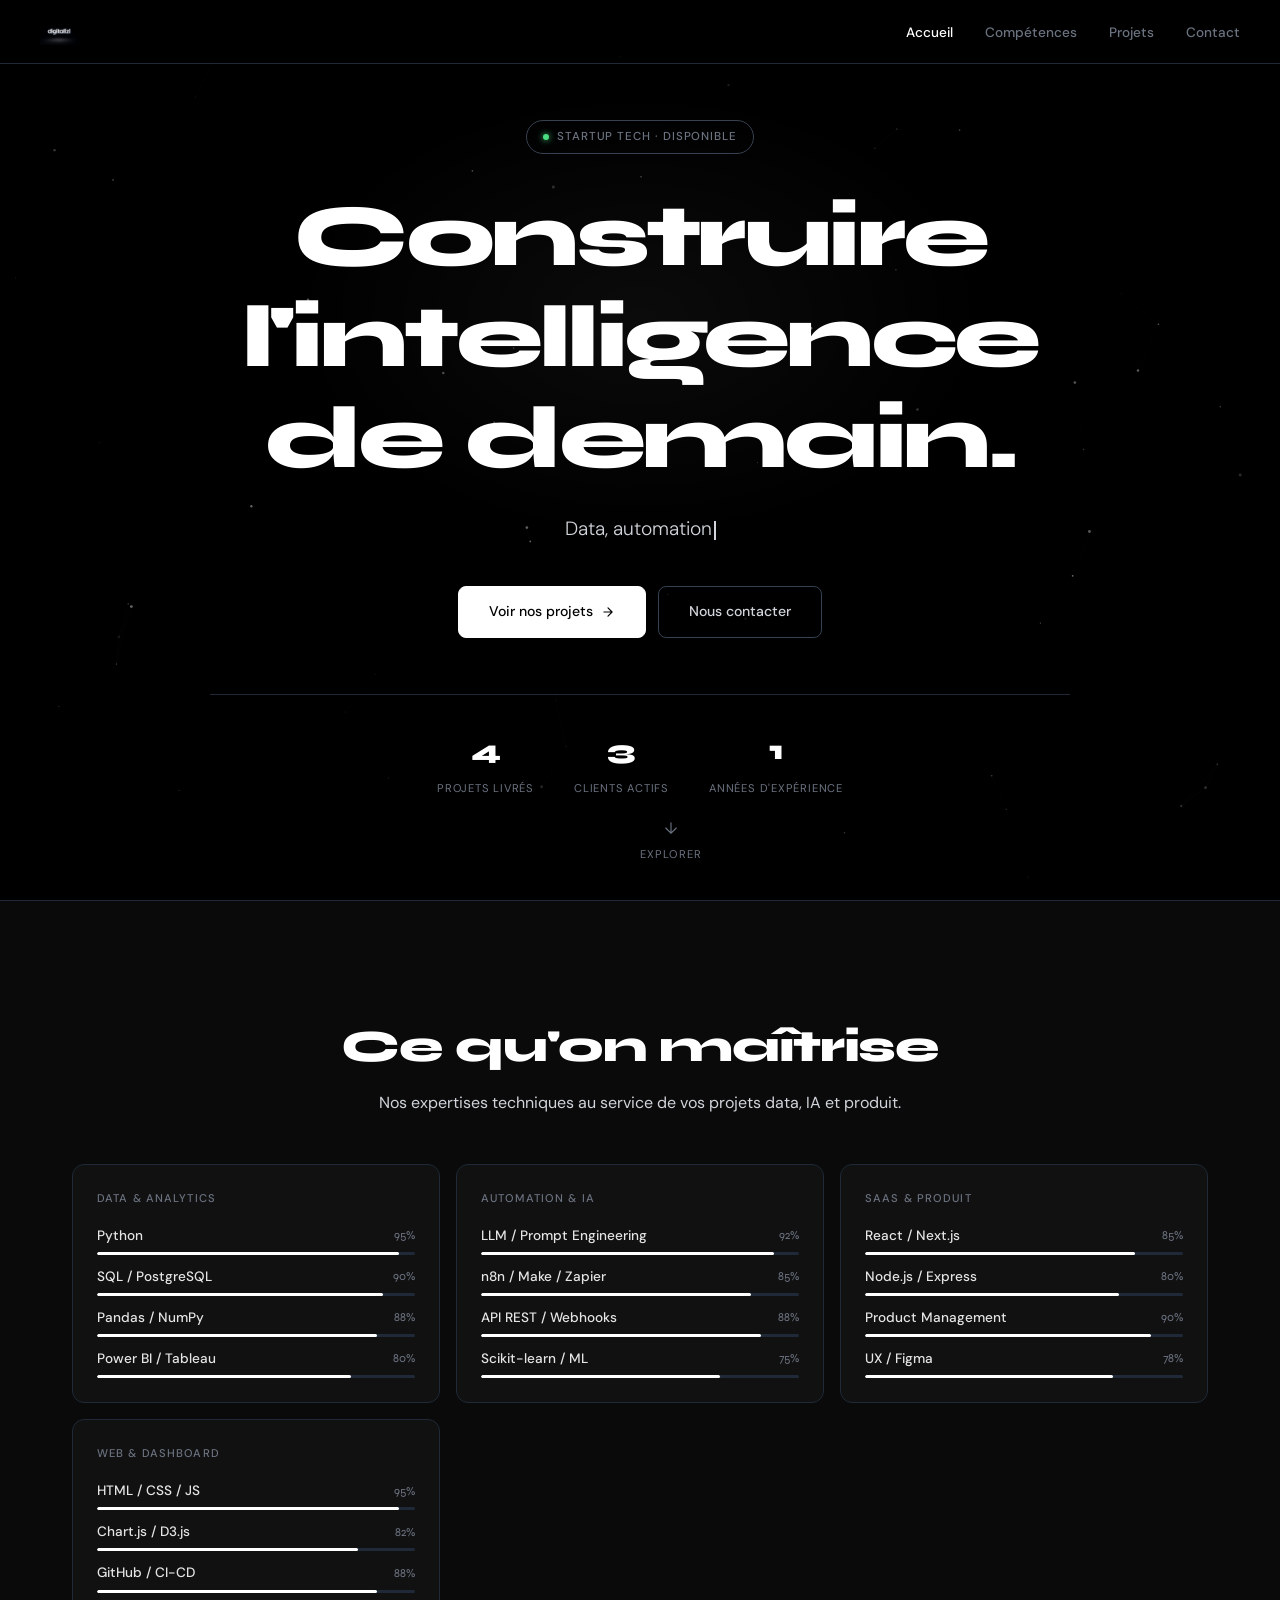
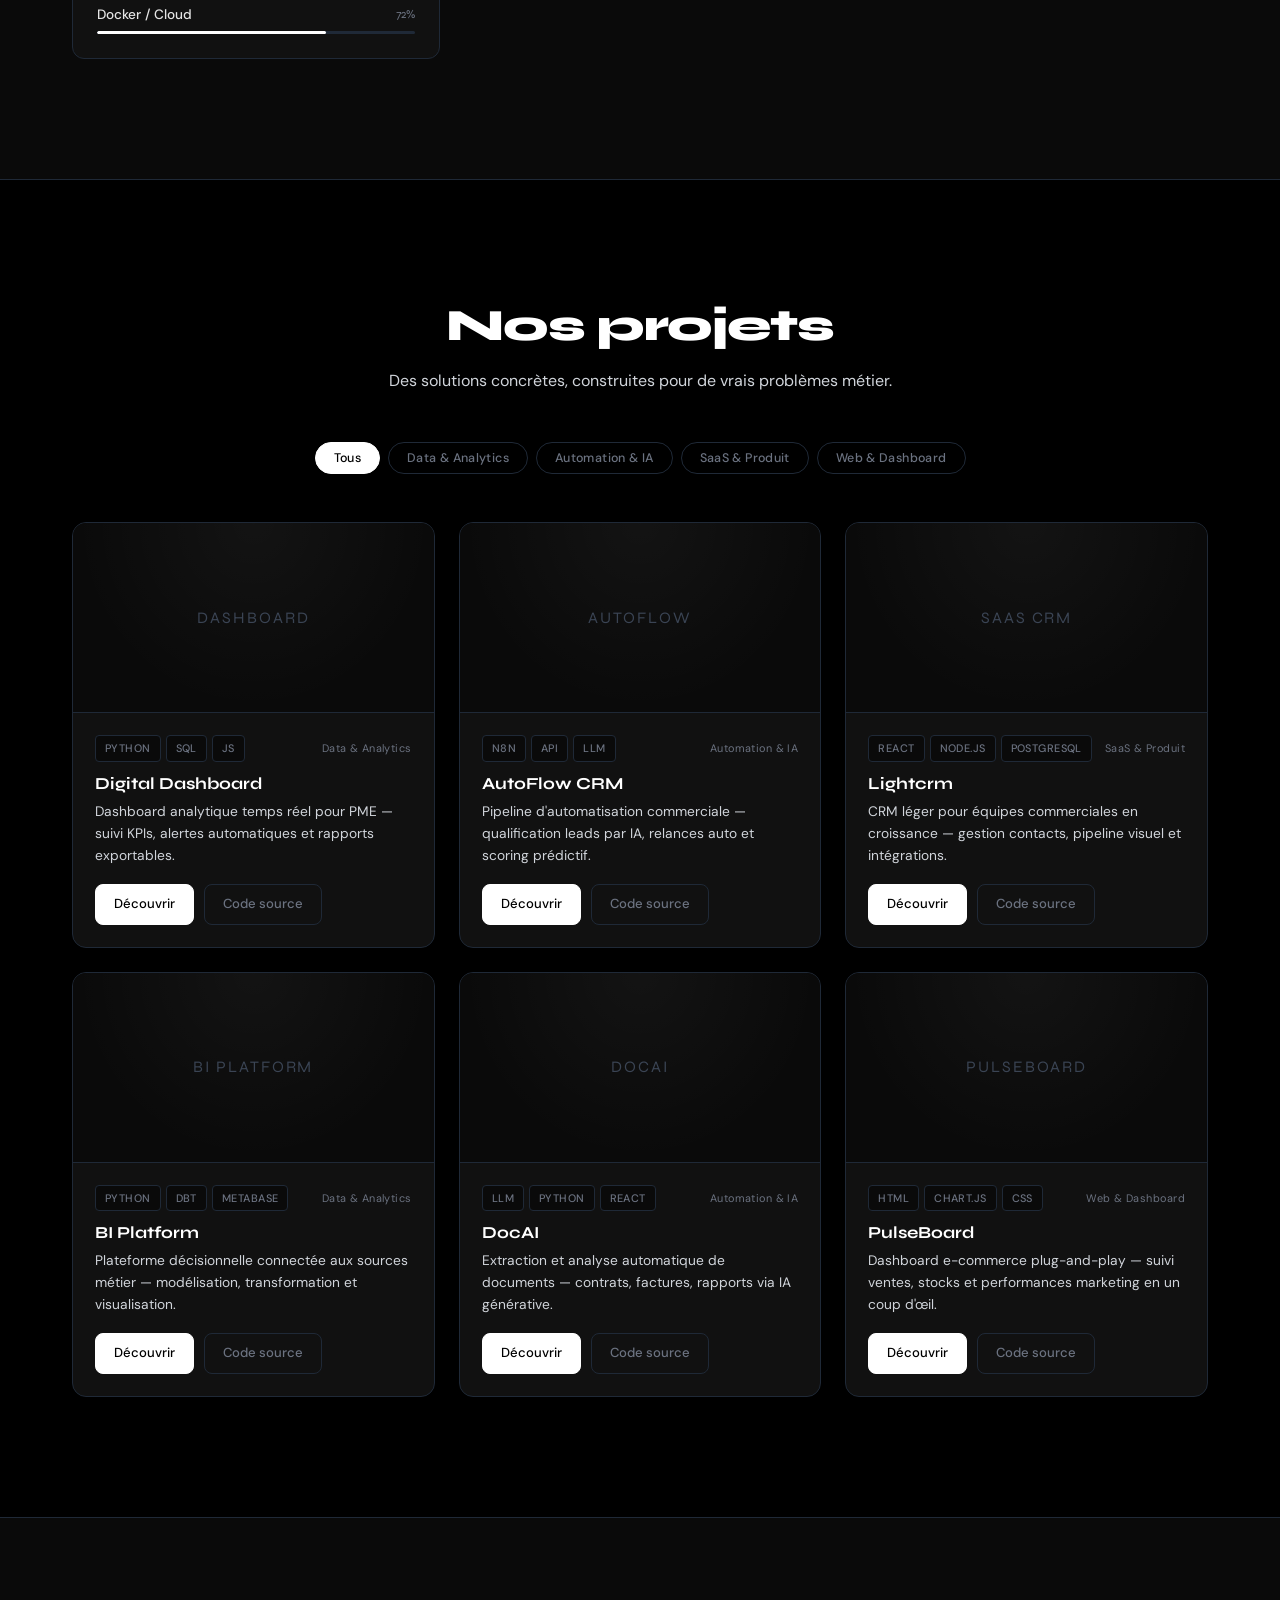
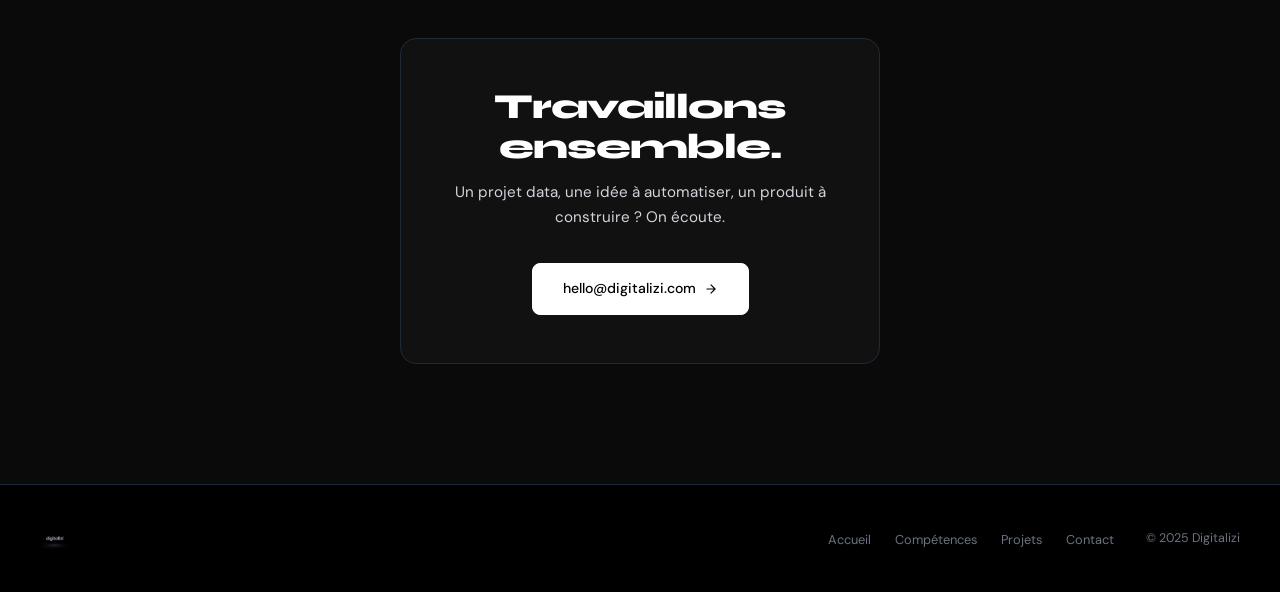
<file: index (2).html>
<!DOCTYPE html>
<html lang="fr">
<head>
  <meta charset="UTF-8" />
  <meta name="viewport" content="width=device-width, initial-scale=1.0" />
  <meta name="description" content="Digitalizi — Startup tech spécialisée en data, automation et IA." />
  <title>Digitalizi</title>
  <link rel="preconnect" href="https://fonts.googleapis.com">
  <link href="https://fonts.googleapis.com/css2?family=Syne:wght@700;800&family=DM+Sans:wght@300;400;500&display=swap" rel="stylesheet">
  <style>
    *, *::before, *::after { box-sizing: border-box; margin: 0; padding: 0; }
    :root {
      --bg:#000; --bg-2:#0A0A0A; --bg-3:#111;
      --border:#1F2937; --border-2:#374151;
      --text-main:#FFF; --text-body:#E5E5E5; --text-muted:#D1D5DB; --text-meta:#6B7280;
      --font-display:"Syne",sans-serif; --font-body:"DM Sans",sans-serif;
      --ease:cubic-bezier(0.16,1,0.3,1); --max-width:1200px;
    }
    html { scroll-behavior:smooth; }
    body { background:var(--bg); color:var(--text-muted); font-family:var(--font-body); overflow-x:hidden; line-height:1.7; }
    h1,h2,h3 { font-family:var(--font-display); color:var(--text-main); line-height:1.15; }
    a { text-decoration:none; color:inherit; }
    .container { max-width:var(--max-width); margin:0 auto; padding:0 32px; }
    .section-title { font-size:clamp(1.8rem,4vw,2.8rem); font-weight:800; letter-spacing:-0.03em; margin-bottom:1rem; text-align:center; }
    .section-sub { text-align:center; color:var(--text-muted); max-width:560px; margin:0 auto 3rem; font-size:1rem; }

    /* ── NAVBAR ── */
    .navbar {
      position:fixed; top:0; left:0; right:0; z-index:100;
      display:flex; align-items:center; justify-content:space-between;
      padding:0 40px; height:64px;
      background:rgba(0,0,0,0.82); backdrop-filter:blur(16px);
      border-bottom:1px solid var(--border); transition:border-color .3s;
    }
    .nav-logo img { height:26px; width:auto; display:block; transition:opacity .2s; }
    .nav-logo img:hover { opacity:.75; }
    .nav-links { display:flex; gap:2rem; list-style:none; }
    .nav-links a { color:var(--text-meta); font-size:.85rem; font-weight:500; transition:color .2s; }
    .nav-links a:hover,.nav-links a.active { color:var(--text-main); }
    .nav-toggle { display:none; flex-direction:column; gap:5px; background:none; border:none; cursor:pointer; padding:4px; }
    .nav-toggle span { display:block; width:22px; height:1.5px; background:var(--text-muted); transition:all .3s; }

    /* ── HERO ── */
    .hero {
      position:relative; min-height:100vh;
      display:flex; flex-direction:column; align-items:center; justify-content:center;
      text-align:center; padding:100px 24px 80px; overflow:hidden;
    }
    .hero::before {
      content:""; position:absolute; top:35%; left:50%; transform:translate(-50%,-50%);
      width:700px; height:450px;
      background:radial-gradient(ellipse,rgba(255,255,255,.045) 0%,transparent 70%);
      pointer-events:none; z-index:0;
    }
    #particles { position:absolute; inset:0; pointer-events:none; z-index:0; }
    .hero-inner { position:relative; z-index:1; max-width:860px; }
    .hero-badge {
      display:inline-flex; align-items:center; gap:8px;
      border:1px solid var(--border-2); border-radius:100px;
      padding:6px 16px; font-size:.72rem; font-weight:500;
      color:var(--text-meta); letter-spacing:.08em; text-transform:uppercase;
      margin-bottom:2rem; opacity:0; animation:fadeUp .8s var(--ease) .2s forwards;
    }
    .hero-badge::before {
      content:""; width:6px; height:6px; background:#4ade80;
      border-radius:50%; box-shadow:0 0 6px #4ade80;
      animation:pulse-dot 2s ease-in-out infinite;
    }
    @keyframes pulse-dot{0%,100%{opacity:1}50%{opacity:.35}}
    .hero-title { font-size:clamp(2.8rem,7vw,5.5rem); font-weight:800; letter-spacing:-.04em; margin-bottom:1.5rem; }
    .title-line { display:block; overflow:hidden; }
    .title-line span { display:block; opacity:0; transform:translateY(100%); animation:slideUp .9s var(--ease) forwards; }
    .title-line:nth-child(1) span { animation-delay:.4s; }
    .title-line:nth-child(2) span { animation-delay:.6s; }
    @keyframes slideUp{to{opacity:1;transform:translateY(0)}}
    .hero-typewriter { font-size:clamp(1rem,2.2vw,1.2rem); color:var(--text-muted); font-weight:300; min-height:2rem; margin-bottom:2.5rem; opacity:0; animation:fadeUp .8s var(--ease) 1s forwards; }
    .cursor { display:inline-block; width:2px; height:1em; background:var(--text-muted); margin-left:2px; vertical-align:middle; animation:blink 1s step-end infinite; }
    @keyframes blink{0%,100%{opacity:1}50%{opacity:0}}
    .hero-buttons { display:flex; gap:12px; justify-content:center; flex-wrap:wrap; opacity:0; animation:fadeUp .8s var(--ease) 1.2s forwards; }
    .btn {
      display:inline-flex; align-items:center; gap:8px; padding:13px 30px; border-radius:8px;
      font-family:var(--font-body); font-size:.88rem; font-weight:500;
      cursor:pointer; border:1px solid transparent; transition:all .25s var(--ease);
    }
    .btn-primary { background:var(--text-main); color:var(--bg); border-color:var(--text-main); }
    .btn-primary:hover { transform:translateY(-2px); box-shadow:0 8px 28px rgba(255,255,255,.13); }
    .btn-secondary { background:transparent; color:var(--text-muted); border-color:var(--border-2); }
    .btn-secondary:hover { border-color:var(--text-muted); color:var(--text-main); transform:translateY(-2px); }
    .btn-ghost { background:transparent; color:var(--text-meta); border-color:var(--border); }
    .btn-ghost:hover { border-color:var(--border-2); color:var(--text-muted); }
    .btn-sm { padding:8px 18px; font-size:.82rem; }
    .hero-stats { display:flex; gap:2.5rem; justify-content:center; margin-top:3.5rem; padding-top:2rem; border-top:1px solid var(--border); opacity:0; animation:fadeUp .8s var(--ease) 1.5s forwards; }
    .stat-item { text-align:center; }
    .stat-number { display:block; font-family:var(--font-display); font-size:1.7rem; font-weight:800; color:var(--text-main); letter-spacing:-.03em; }
    .stat-label { font-size:.7rem; color:var(--text-meta); letter-spacing:.07em; text-transform:uppercase; }
    .scroll-hint {
      position:absolute; bottom:36px; left:50%; transform:translateX(-50%);
      display:flex; flex-direction:column; align-items:center; gap:8px;
      color:var(--text-meta); font-size:.7rem; letter-spacing:.1em; text-transform:uppercase; z-index:1;
      opacity:0; animation:fadeUp .8s var(--ease) 1.8s forwards;
    }
    .scroll-hint svg { animation:bounce 2s ease-in-out infinite; }
    @keyframes bounce{0%,100%{transform:translateY(0)}50%{transform:translateY(7px)}}
    @keyframes fadeUp{from{opacity:0;transform:translateY(16px)}to{opacity:1;transform:translateY(0)}}

    /* ── COMPÉTENCES ── */
    .skills { padding:120px 0; background:var(--bg-2); border-top:1px solid var(--border); }
    .skills-grid { display:grid; grid-template-columns:repeat(auto-fit,minmax(280px,1fr)); gap:16px; margin-top:1rem; }
    .skill-category { background:var(--bg-3); border:1px solid var(--border); border-radius:12px; padding:24px; transition:border-color .3s,transform .3s; }
    .skill-category:hover { border-color:var(--border-2); transform:translateY(-3px); }
    .skill-cat-title { font-size:.7rem; font-weight:500; letter-spacing:.1em; text-transform:uppercase; color:var(--text-meta); margin-bottom:16px; }
    .skill-items { display:flex; flex-direction:column; gap:10px; }
    .skill-item { display:flex; flex-direction:column; gap:5px; }
    .skill-header { display:flex; justify-content:space-between; align-items:center; }
    .skill-name { font-size:.85rem; font-weight:500; color:var(--text-body); }
    .skill-pct { font-size:.75rem; color:var(--text-meta); font-family:var(--font-display); }
    .skill-bar { height:3px; background:var(--border); border-radius:2px; overflow:hidden; }
    .skill-fill { height:100%; background:var(--text-main); border-radius:2px; width:0; transition:width 1.2s var(--ease); }

    /* ── PROJETS ── */
    .projects { padding:120px 0; background:var(--bg); border-top:1px solid var(--border); }
    .filters { display:flex; gap:8px; justify-content:center; flex-wrap:wrap; margin-bottom:3rem; }
    .filter-btn {
      padding:7px 18px; border-radius:100px; font-size:.78rem; font-weight:500;
      border:1px solid var(--border); background:transparent; color:var(--text-meta);
      cursor:pointer; transition:all .2s; font-family:var(--font-body); letter-spacing:.03em;
    }
    .filter-btn:hover { border-color:var(--border-2); color:var(--text-muted); }
    .filter-btn.active { background:var(--text-main); color:var(--bg); border-color:var(--text-main); }
    .projects-grid { display:grid; grid-template-columns:repeat(auto-fill,minmax(320px,1fr)); gap:24px; }
    .project-card {
      background:var(--bg-3); border:1px solid var(--border); border-radius:14px;
      overflow:hidden; transition:border-color .3s,transform .3s,box-shadow .3s,opacity .3s;
      transform-style:preserve-3d; cursor:pointer;
    }
    .project-card:hover {
      border-color:var(--border-2); box-shadow:0 24px 64px rgba(0,0,0,.7);
    }
    .project-card.hidden { opacity:0; pointer-events:none; transform:scale(0.96); }
    .project-preview {
      height:190px; background:var(--bg-2); border-bottom:1px solid var(--border);
      display:flex; align-items:center; justify-content:center;
      position:relative; overflow:hidden;
    }
    .project-preview::after {
      content:""; position:absolute; inset:0;
      background:radial-gradient(ellipse at 50% 0%,rgba(255,255,255,.04) 0%,transparent 70%);
    }
    .project-placeholder { font-family:var(--font-display); font-size:1rem; color:var(--border-2); letter-spacing:.12em; text-transform:uppercase; }
    .project-body { padding:22px; }
    .project-meta { display:flex; align-items:center; justify-content:space-between; margin-bottom:12px; }
    .project-tags { display:flex; gap:5px; flex-wrap:wrap; }
    .tag { background:var(--bg-2); border:1px solid var(--border); color:var(--text-meta); font-size:.68rem; font-weight:500; padding:3px 9px; border-radius:4px; letter-spacing:.04em; text-transform:uppercase; }
    .category-badge { font-size:.68rem; color:var(--text-meta); letter-spacing:.04em; white-space:nowrap; }
    .project-title { font-size:1.05rem; margin-bottom:7px; }
    .project-desc { color:var(--text-muted); font-size:.86rem; margin-bottom:18px; line-height:1.6; }
    .project-actions { display:flex; gap:10px; flex-wrap:wrap; }

    /* ── CONTACT ── */
    .contact { padding:120px 0; background:var(--bg-2); border-top:1px solid var(--border); text-align:center; }
    .contact-card { max-width:480px; margin:0 auto; background:var(--bg-3); border:1px solid var(--border); border-radius:16px; padding:48px 40px; }
    .contact-card h2 { font-size:clamp(1.6rem,3vw,2.2rem); font-weight:800; letter-spacing:-.03em; margin-bottom:.75rem; }
    .contact-card p { color:var(--text-muted); font-size:.95rem; margin-bottom:2rem; }

    /* ── FOOTER ── */
    .footer { padding:40px 24px; border-top:1px solid var(--border); background:var(--bg); }
    .footer-inner { max-width:var(--max-width); margin:0 auto; display:flex; justify-content:space-between; align-items:center; flex-wrap:wrap; gap:16px; }
    .footer-logo { height:20px; width:auto; opacity:.6; }
    .footer-right { display:flex; align-items:center; gap:2rem; flex-wrap:wrap; }
    .footer-links { display:flex; gap:1.5rem; list-style:none; }
    .footer-links a { color:var(--text-meta); font-size:.8rem; transition:color .2s; }
    .footer-links a:hover { color:var(--text-muted); }
    .footer-copy { color:var(--text-meta); font-size:.78rem; }

    /* ── FADE IN ── */
    .fade-in { opacity:0; transform:translateY(24px); transition:opacity .6s ease,transform .6s ease; }
    .fade-in.visible { opacity:1; transform:translateY(0); }

    /* ── RESPONSIVE ── */
    @media(max-width:768px){
      .navbar{padding:0 20px;}
      .nav-links{display:none;}
      .nav-links.open{display:flex;flex-direction:column;position:absolute;top:64px;left:0;right:0;background:rgba(0,0,0,.97);padding:24px;gap:1.2rem;border-bottom:1px solid var(--border);}
      .nav-toggle{display:flex;}
      .hero-stats{gap:1.5rem;}
      .skills-grid,.projects-grid{grid-template-columns:1fr;}
      .footer-inner{flex-direction:column;text-align:center;}
      .footer-right{flex-direction:column;gap:1rem;}
      .contact-card{padding:32px 24px;}
    }
  </style>
</head>
<body>

  <!-- NAVBAR -->
  <nav class="navbar" id="navbar">
    <a href="#accueil" class="nav-logo">
      <img src="[data-uri]" alt="Digitalizi">
    </a>
    <ul class="nav-links" id="nav-links">
      <li><a href="#accueil">Accueil</a></li>
      <li><a href="#competences">Compétences</a></li>
      <li><a href="#projets">Projets</a></li>
      <li><a href="#contact">Contact</a></li>
    </ul>
    <button class="nav-toggle" id="nav-toggle" aria-label="Menu">
      <span></span><span></span><span></span>
    </button>
  </nav>

  <!-- HERO -->
  <section class="hero" id="accueil">
    <canvas id="particles"></canvas>
    <div class="hero-inner">
      <div class="hero-badge">Startup tech · Disponible</div>
      <h1 class="hero-title">
        <span class="title-line"><span>Construire l'intelligence</span></span>
        <span class="title-line"><span>de demain.</span></span>
      </h1>
      <p class="hero-typewriter"><span id="typewriter-text"></span><span class="cursor"></span></p>
      <div class="hero-buttons">
        <a href="#projets" class="btn btn-primary">
          Voir nos projets
          <svg width="14" height="14" viewBox="0 0 24 24" fill="none" stroke="currentColor" stroke-width="2" stroke-linecap="round" stroke-linejoin="round"><path d="M5 12h14M12 5l7 7-7 7"/></svg>
        </a>
        <a href="#contact" class="btn btn-secondary">Nous contacter</a>
      </div>
      <div class="hero-stats">
        <div class="stat-item"><span class="stat-number" data-target="12">0</span><span class="stat-label">Projets livrés</span></div>
        <div class="stat-item"><span class="stat-number" data-target="8">0</span><span class="stat-label">Clients actifs</span></div>
        <div class="stat-item"><span class="stat-number" data-target="3">0</span><span class="stat-label">Années d'expérience</span></div>
      </div>
    </div>
    <a href="#competences" class="scroll-hint">
      <svg width="18" height="18" viewBox="0 0 24 24" fill="none" stroke="currentColor" stroke-width="1.5" stroke-linecap="round"><path d="M12 5v14M5 12l7 7 7-7"/></svg>
      Explorer
    </a>
  </section>

  <!-- COMPÉTENCES -->
  <section class="skills" id="competences">
    <div class="container">
      <h2 class="section-title fade-in">Ce qu'on maîtrise</h2>
      <p class="section-sub fade-in">Nos expertises techniques au service de vos projets data, IA et produit.</p>
      <div class="skills-grid">

        <div class="skill-category fade-in">
          <div class="skill-cat-title">Data & Analytics</div>
          <div class="skill-items">
            <div class="skill-item">
              <div class="skill-header"><span class="skill-name">Python</span><span class="skill-pct">95%</span></div>
              <div class="skill-bar"><div class="skill-fill" data-width="95"></div></div>
            </div>
            <div class="skill-item">
              <div class="skill-header"><span class="skill-name">SQL / PostgreSQL</span><span class="skill-pct">90%</span></div>
              <div class="skill-bar"><div class="skill-fill" data-width="90"></div></div>
            </div>
            <div class="skill-item">
              <div class="skill-header"><span class="skill-name">Pandas / NumPy</span><span class="skill-pct">88%</span></div>
              <div class="skill-bar"><div class="skill-fill" data-width="88"></div></div>
            </div>
            <div class="skill-item">
              <div class="skill-header"><span class="skill-name">Power BI / Tableau</span><span class="skill-pct">80%</span></div>
              <div class="skill-bar"><div class="skill-fill" data-width="80"></div></div>
            </div>
          </div>
        </div>

        <div class="skill-category fade-in">
          <div class="skill-cat-title">Automation & IA</div>
          <div class="skill-items">
            <div class="skill-item">
              <div class="skill-header"><span class="skill-name">LLM / Prompt Engineering</span><span class="skill-pct">92%</span></div>
              <div class="skill-bar"><div class="skill-fill" data-width="92"></div></div>
            </div>
            <div class="skill-item">
              <div class="skill-header"><span class="skill-name">n8n / Make / Zapier</span><span class="skill-pct">85%</span></div>
              <div class="skill-bar"><div class="skill-fill" data-width="85"></div></div>
            </div>
            <div class="skill-item">
              <div class="skill-header"><span class="skill-name">API REST / Webhooks</span><span class="skill-pct">88%</span></div>
              <div class="skill-bar"><div class="skill-fill" data-width="88"></div></div>
            </div>
            <div class="skill-item">
              <div class="skill-header"><span class="skill-name">Scikit-learn / ML</span><span class="skill-pct">75%</span></div>
              <div class="skill-bar"><div class="skill-fill" data-width="75"></div></div>
            </div>
          </div>
        </div>

        <div class="skill-category fade-in">
          <div class="skill-cat-title">SaaS & Produit</div>
          <div class="skill-items">
            <div class="skill-item">
              <div class="skill-header"><span class="skill-name">React / Next.js</span><span class="skill-pct">85%</span></div>
              <div class="skill-bar"><div class="skill-fill" data-width="85"></div></div>
            </div>
            <div class="skill-item">
              <div class="skill-header"><span class="skill-name">Node.js / Express</span><span class="skill-pct">80%</span></div>
              <div class="skill-bar"><div class="skill-fill" data-width="80"></div></div>
            </div>
            <div class="skill-item">
              <div class="skill-header"><span class="skill-name">Product Management</span><span class="skill-pct">90%</span></div>
              <div class="skill-bar"><div class="skill-fill" data-width="90"></div></div>
            </div>
            <div class="skill-item">
              <div class="skill-header"><span class="skill-name">UX / Figma</span><span class="skill-pct">78%</span></div>
              <div class="skill-bar"><div class="skill-fill" data-width="78"></div></div>
            </div>
          </div>
        </div>

        <div class="skill-category fade-in">
          <div class="skill-cat-title">Web & Dashboard</div>
          <div class="skill-items">
            <div class="skill-item">
              <div class="skill-header"><span class="skill-name">HTML / CSS / JS</span><span class="skill-pct">95%</span></div>
              <div class="skill-bar"><div class="skill-fill" data-width="95"></div></div>
            </div>
            <div class="skill-item">
              <div class="skill-header"><span class="skill-name">Chart.js / D3.js</span><span class="skill-pct">82%</span></div>
              <div class="skill-bar"><div class="skill-fill" data-width="82"></div></div>
            </div>
            <div class="skill-item">
              <div class="skill-header"><span class="skill-name">GitHub / CI-CD</span><span class="skill-pct">88%</span></div>
              <div class="skill-bar"><div class="skill-fill" data-width="88"></div></div>
            </div>
            <div class="skill-item">
              <div class="skill-header"><span class="skill-name">Docker / Cloud</span><span class="skill-pct">72%</span></div>
              <div class="skill-bar"><div class="skill-fill" data-width="72"></div></div>
            </div>
          </div>
        </div>

      </div>
    </div>
  </section>

  <!-- PROJETS -->
  <section class="projects" id="projets">
    <div class="container">
      <h2 class="section-title fade-in">Nos projets</h2>
      <p class="section-sub fade-in">Des solutions concrètes, construites pour de vrais problèmes métier.</p>

      <div class="filters fade-in">
        <button class="filter-btn active" data-filter="all">Tous</button>
        <button class="filter-btn" data-filter="data">Data & Analytics</button>
        <button class="filter-btn" data-filter="automation">Automation & IA</button>
        <button class="filter-btn" data-filter="saas">SaaS & Produit</button>
        <button class="filter-btn" data-filter="web">Web & Dashboard</button>
      </div>

      <div class="projects-grid" id="projects-grid">

        <div class="project-card" data-category="data web">
          <div class="project-preview"><div class="project-placeholder">Dashboard</div></div>
          <div class="project-body">
            <div class="project-meta">
              <div class="project-tags"><span class="tag">Python</span><span class="tag">SQL</span><span class="tag">JS</span></div>
              <span class="category-badge">Data & Analytics</span>
            </div>
            <h3 class="project-title">Digital Dashboard</h3>
            <p class="project-desc">Dashboard analytique temps réel pour PME — suivi KPIs, alertes automatiques et rapports exportables.</p>
            <div class="project-actions">
              <a href="#" class="btn btn-primary btn-sm">Découvrir</a>
              <a href="#" class="btn btn-ghost btn-sm" target="_blank">Code source</a>
            </div>
          </div>
        </div>

        <div class="project-card" data-category="automation">
          <div class="project-preview"><div class="project-placeholder">AutoFlow</div></div>
          <div class="project-body">
            <div class="project-meta">
              <div class="project-tags"><span class="tag">n8n</span><span class="tag">API</span><span class="tag">LLM</span></div>
              <span class="category-badge">Automation & IA</span>
            </div>
            <h3 class="project-title">AutoFlow CRM</h3>
            <p class="project-desc">Pipeline d'automatisation commerciale — qualification leads par IA, relances auto et scoring prédictif.</p>
            <div class="project-actions">
              <a href="#" class="btn btn-primary btn-sm">Découvrir</a>
              <a href="#" class="btn btn-ghost btn-sm" target="_blank">Code source</a>
            </div>
          </div>
        </div>

        <div class="project-card" data-category="saas">
          <div class="project-preview"><div class="project-placeholder">SaaS CRM</div></div>
          <div class="project-body">
            <div class="project-meta">
              <div class="project-tags"><span class="tag">React</span><span class="tag">Node.js</span><span class="tag">PostgreSQL</span></div>
              <span class="category-badge">SaaS & Produit</span>
            </div>
            <h3 class="project-title">Lightcrm</h3>
            <p class="project-desc">CRM léger pour équipes commerciales en croissance — gestion contacts, pipeline visuel et intégrations.</p>
            <div class="project-actions">
              <a href="#" class="btn btn-primary btn-sm">Découvrir</a>
              <a href="#" class="btn btn-ghost btn-sm" target="_blank">Code source</a>
            </div>
          </div>
        </div>

        <div class="project-card" data-category="data">
          <div class="project-preview"><div class="project-placeholder">BI Platform</div></div>
          <div class="project-body">
            <div class="project-meta">
              <div class="project-tags"><span class="tag">Python</span><span class="tag">dbt</span><span class="tag">Metabase</span></div>
              <span class="category-badge">Data & Analytics</span>
            </div>
            <h3 class="project-title">BI Platform</h3>
            <p class="project-desc">Plateforme décisionnelle connectée aux sources métier — modélisation, transformation et visualisation.</p>
            <div class="project-actions">
              <a href="#" class="btn btn-primary btn-sm">Découvrir</a>
              <a href="#" class="btn btn-ghost btn-sm" target="_blank">Code source</a>
            </div>
          </div>
        </div>

        <div class="project-card" data-category="automation saas">
          <div class="project-preview"><div class="project-placeholder">DocAI</div></div>
          <div class="project-body">
            <div class="project-meta">
              <div class="project-tags"><span class="tag">LLM</span><span class="tag">Python</span><span class="tag">React</span></div>
              <span class="category-badge">Automation & IA</span>
            </div>
            <h3 class="project-title">DocAI</h3>
            <p class="project-desc">Extraction et analyse automatique de documents — contrats, factures, rapports via IA générative.</p>
            <div class="project-actions">
              <a href="#" class="btn btn-primary btn-sm">Découvrir</a>
              <a href="#" class="btn btn-ghost btn-sm" target="_blank">Code source</a>
            </div>
          </div>
        </div>

        <div class="project-card" data-category="web">
          <div class="project-preview"><div class="project-placeholder">PulseBoard</div></div>
          <div class="project-body">
            <div class="project-meta">
              <div class="project-tags"><span class="tag">HTML</span><span class="tag">Chart.js</span><span class="tag">CSS</span></div>
              <span class="category-badge">Web & Dashboard</span>
            </div>
            <h3 class="project-title">PulseBoard</h3>
            <p class="project-desc">Dashboard e-commerce plug-and-play — suivi ventes, stocks et performances marketing en un coup d'œil.</p>
            <div class="project-actions">
              <a href="#" class="btn btn-primary btn-sm">Découvrir</a>
              <a href="#" class="btn btn-ghost btn-sm" target="_blank">Code source</a>
            </div>
          </div>
        </div>

      </div>
    </div>
  </section>

  <!-- CONTACT -->
  <section class="contact" id="contact">
    <div class="container">
      <div class="contact-card fade-in">
        <h2>Travaillons ensemble.</h2>
        <p>Un projet data, une idée à automatiser, un produit à construire ? On écoute.</p>
        <a href="mailto:hello@digitalizi.com" class="btn btn-primary">
          hello@digitalizi.com
          <svg width="14" height="14" viewBox="0 0 24 24" fill="none" stroke="currentColor" stroke-width="2" stroke-linecap="round" stroke-linejoin="round"><path d="M5 12h14M12 5l7 7-7 7"/></svg>
        </a>
      </div>
    </div>
  </section>

  <!-- FOOTER -->
  <footer class="footer">
    <div class="footer-inner">
      <img src="[data-uri]" alt="Digitalizi" class="footer-logo">
      <div class="footer-right">
        <ul class="footer-links">
          <li><a href="#accueil">Accueil</a></li>
          <li><a href="#competences">Compétences</a></li>
          <li><a href="#projets">Projets</a></li>
          <li><a href="#contact">Contact</a></li>
        </ul>
        <span class="footer-copy">© 2025 Digitalizi</span>
      </div>
    </div>
  </footer>

  <script>
    // Navbar toggle
    document.getElementById("nav-toggle").addEventListener("click",()=>{
      document.getElementById("nav-links").classList.toggle("open");
    });

    // Navbar border on scroll + lien actif
    const sections = document.querySelectorAll("section[id]");
    const navLinks = document.querySelectorAll(".nav-links a");
    window.addEventListener("scroll",()=>{
      document.getElementById("navbar").style.borderBottomColor = window.scrollY>40?"#374151":"#1F2937";
      let current="";
      sections.forEach(s=>{ if(window.scrollY>=s.offsetTop-80) current=s.id; });
      navLinks.forEach(a=>{ a.classList.toggle("active", a.getAttribute("href")==="#"+current); });
    });

    // Smooth scroll
    document.querySelectorAll("a[href^=\"#\"]").forEach(a=>{
      a.addEventListener("click",e=>{
        const t=document.querySelector(a.getAttribute("href"));
        if(!t)return; e.preventDefault();
        t.scrollIntoView({behavior:"smooth"});
        document.getElementById("nav-links").classList.remove("open");
      });
    });

    // Fade-in
    const fadeObs = new IntersectionObserver((entries)=>{
      entries.forEach((entry,i)=>{
        if(entry.isIntersecting){
          setTimeout(()=>entry.target.classList.add("visible"),i*90);
          fadeObs.unobserve(entry.target);
        }
      });
    },{threshold:0.1});
    document.querySelectorAll(".fade-in").forEach(el=>fadeObs.observe(el));

    // Barres de compétences animées
    const skillObs = new IntersectionObserver((entries)=>{
      entries.forEach(entry=>{
        if(entry.isIntersecting){
          entry.target.querySelectorAll(".skill-fill").forEach((bar,i)=>{
            setTimeout(()=>{ bar.style.width = bar.dataset.width+"%"; },i*120);
          });
          skillObs.unobserve(entry.target);
        }
      });
    },{threshold:0.3});
    document.querySelectorAll(".skill-category").forEach(el=>skillObs.observe(el));

    // Filtres projets
    const filterBtns = document.querySelectorAll(".filter-btn");
    const cards = document.querySelectorAll(".project-card");
    filterBtns.forEach(btn=>{
      btn.addEventListener("click",()=>{
        filterBtns.forEach(b=>b.classList.remove("active"));
        btn.classList.add("active");
        const f = btn.dataset.filter;
        cards.forEach(card=>{
          const cats = card.dataset.category.split(" ");
          const show = f==="all" || cats.includes(f);
          card.classList.toggle("hidden",!show);
        });
      });
    });

    // Hover 3D sur les cartes projet
    cards.forEach(card=>{
      card.addEventListener("mousemove",e=>{
        const r = card.getBoundingClientRect();
        const x = (e.clientX - r.left) / r.width - 0.5;
        const y = (e.clientY - r.top)  / r.height - 0.5;
        card.style.transform = `perspective(800px) rotateY(${x*10}deg) rotateX(${-y*10}deg) translateY(-6px)`;
      });
      card.addEventListener("mouseleave",()=>{
        card.style.transform = "";
        card.style.transition = "transform .5s var(--ease), border-color .3s, box-shadow .3s";
        setTimeout(()=>card.style.transition="",500);
      });
    });

    // Particules canvas
    const canvas=document.getElementById("particles"),ctx=canvas.getContext("2d");
    let dots=[];
    function resize(){canvas.width=window.innerWidth;canvas.height=window.innerHeight;}
    resize(); window.addEventListener("resize",()=>{resize();initDots();});
    function initDots(){
      const n=Math.floor(canvas.width*canvas.height/18000);
      dots=Array.from({length:n},()=>({
        x:Math.random()*canvas.width,y:Math.random()*canvas.height,
        r:Math.random()*1.2+0.3,
        vx:(Math.random()-.5)*.18,vy:(Math.random()-.5)*.18,
        o:Math.random()*.35+.08
      }));
    }
    initDots();
    function draw(){
      ctx.clearRect(0,0,canvas.width,canvas.height);
      dots.forEach(d=>{
        d.x+=d.vx;d.y+=d.vy;
        if(d.x<0)d.x=canvas.width;if(d.x>canvas.width)d.x=0;
        if(d.y<0)d.y=canvas.height;if(d.y>canvas.height)d.y=0;
        ctx.beginPath();ctx.arc(d.x,d.y,d.r,0,Math.PI*2);
        ctx.fillStyle=`rgba(255,255,255,${d.o})`;ctx.fill();
      });
      for(let i=0;i<dots.length;i++){
        for(let j=i+1;j<dots.length;j++){
          const dx=dots[i].x-dots[j].x,dy=dots[i].y-dots[j].y;
          const dist=Math.sqrt(dx*dx+dy*dy);
          if(dist<120){
            ctx.beginPath();ctx.moveTo(dots[i].x,dots[i].y);ctx.lineTo(dots[j].x,dots[j].y);
            ctx.strokeStyle=`rgba(255,255,255,${.04*(1-dist/120)})`;ctx.lineWidth=.5;ctx.stroke();
          }
        }
      }
      requestAnimationFrame(draw);
    }
    draw();

    // Typewriter
    const phrases=["Data, automation et intelligence artificielle.","Des produits qui créent de la valeur dès le premier mois.","La technologie au service de votre croissance.","Des outils simples pour des enjeux complexes."];
    let pi=0,ci=0,del=false;
    const tw=document.getElementById("typewriter-text");
    function typeLoop(){
      const cur=phrases[pi];
      if(!del){
        tw.textContent=cur.slice(0,++ci);
        if(ci===cur.length){del=true;setTimeout(typeLoop,2200);return;}
        setTimeout(typeLoop,42);
      }else{
        tw.textContent=cur.slice(0,--ci);
        if(ci===0){del=false;pi=(pi+1)%phrases.length;setTimeout(typeLoop,400);return;}
        setTimeout(typeLoop,22);
      }
    }
    setTimeout(typeLoop,1100);

    // Compteurs stats
    function animCount(el,target){
      let s=null;
      const step=ts=>{
        if(!s)s=ts;
        const p=Math.min((ts-s)/1600,1);
        el.textContent=Math.floor((1-Math.pow(1-p,3))*target);
        if(p<1)requestAnimationFrame(step);else el.textContent=target;
      };
      requestAnimationFrame(step);
    }
    new IntersectionObserver(entries=>{
      if(entries[0].isIntersecting)
        document.querySelectorAll(".stat-number").forEach(el=>animCount(el,+el.dataset.target));
    },{threshold:.5}).observe(document.querySelector(".hero-stats"));
  </script>
</body>
</html>
</file>
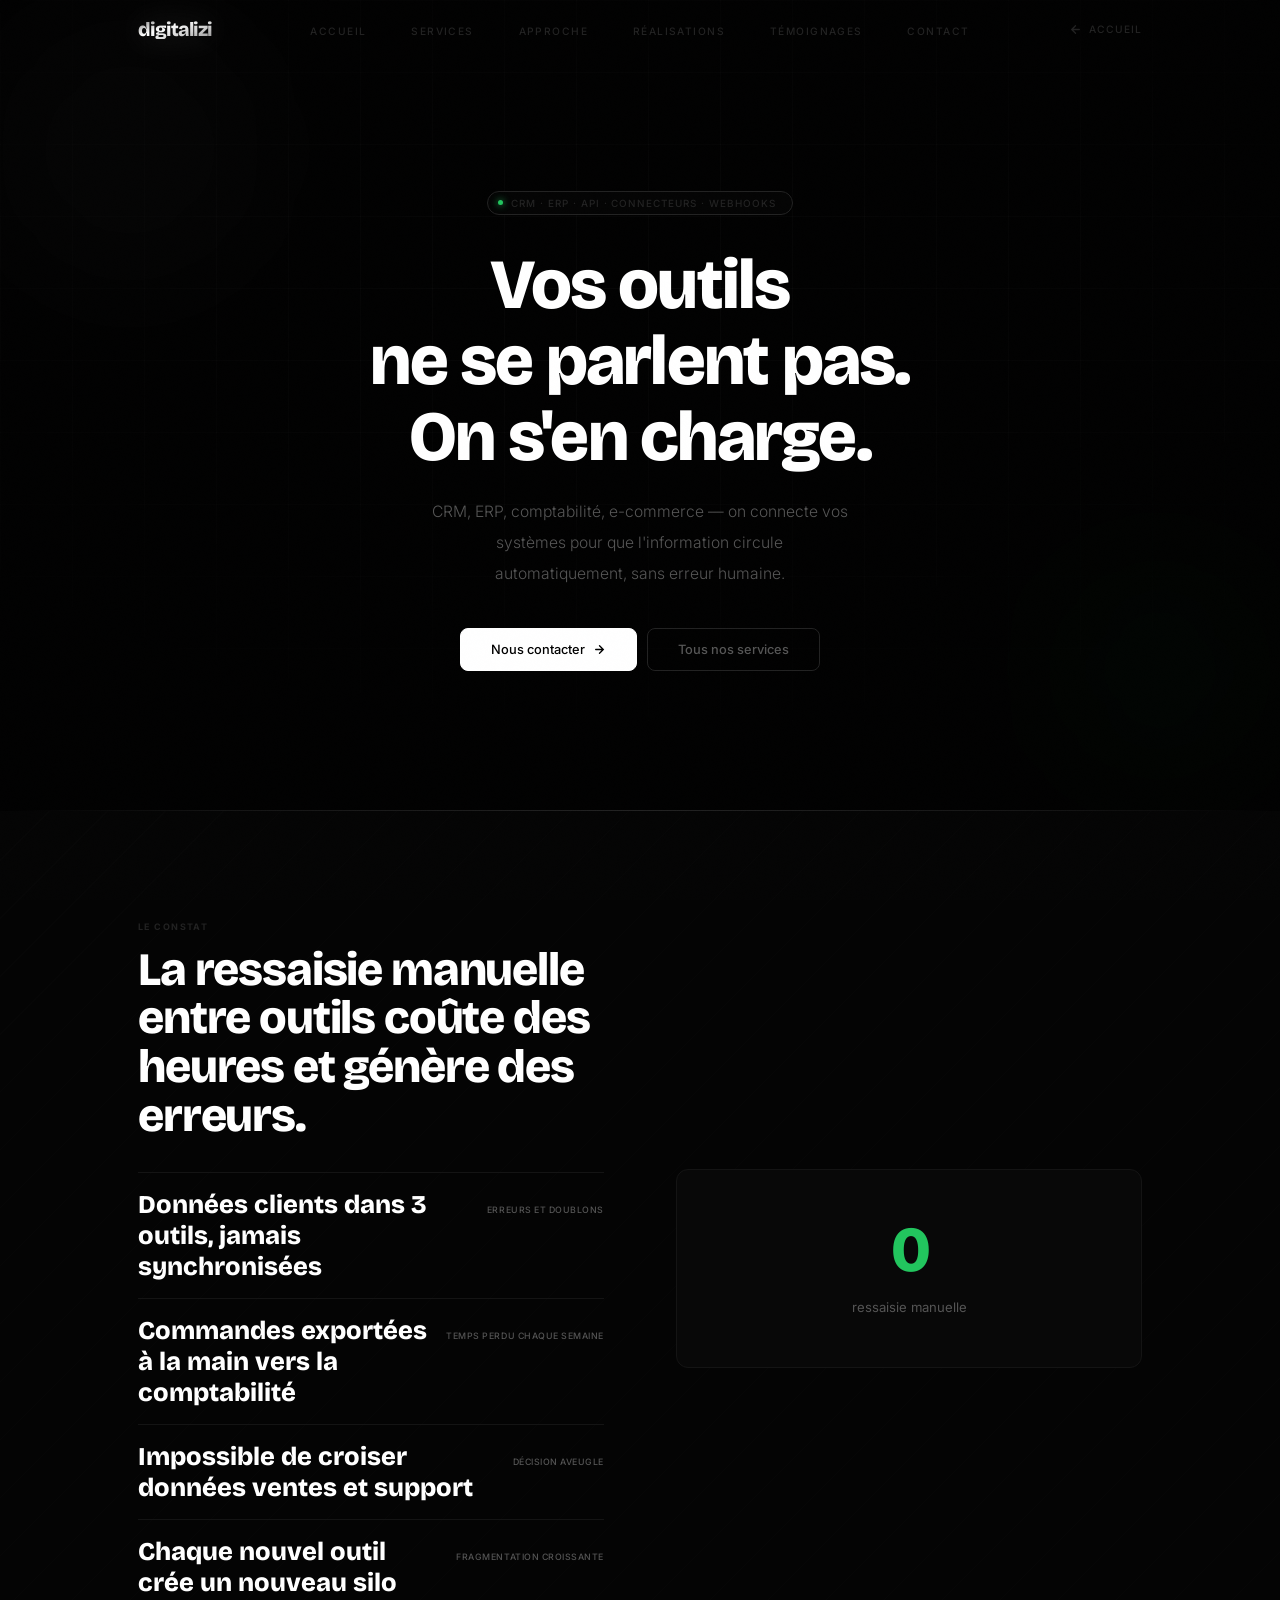
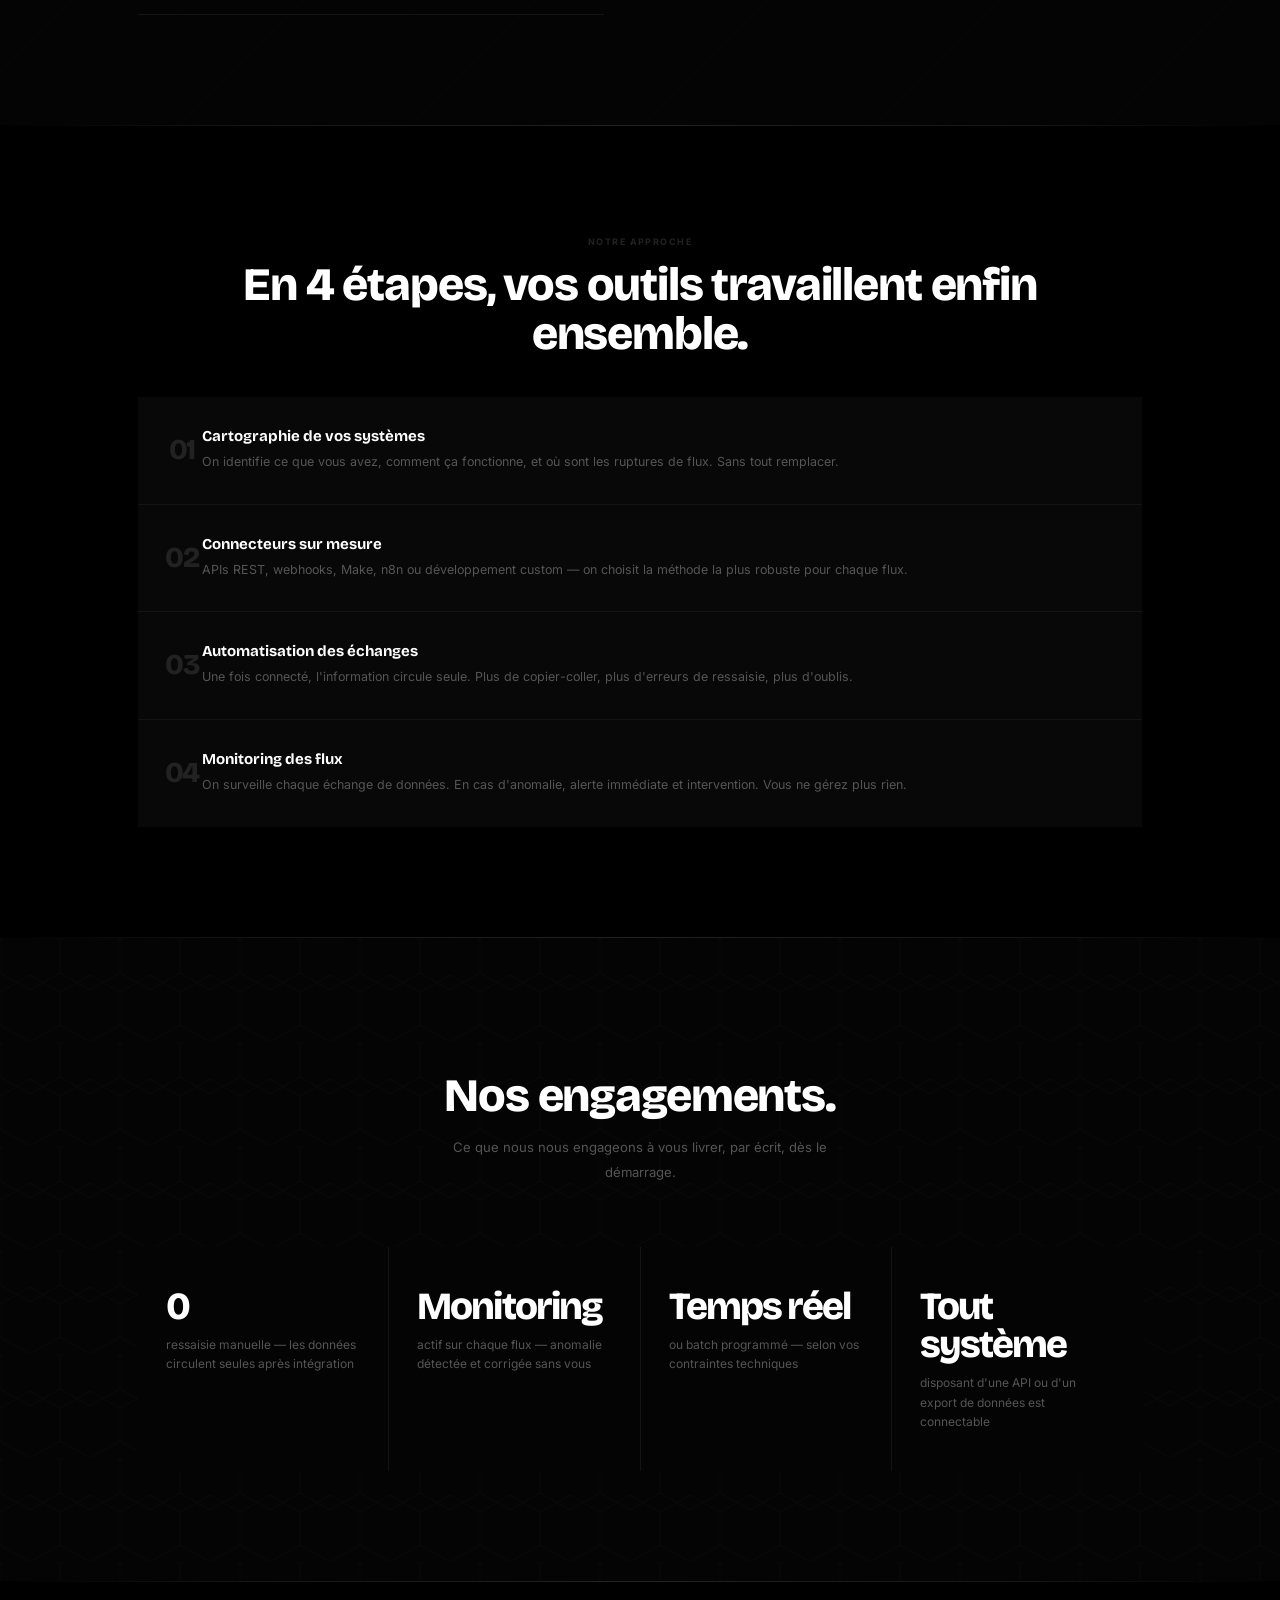
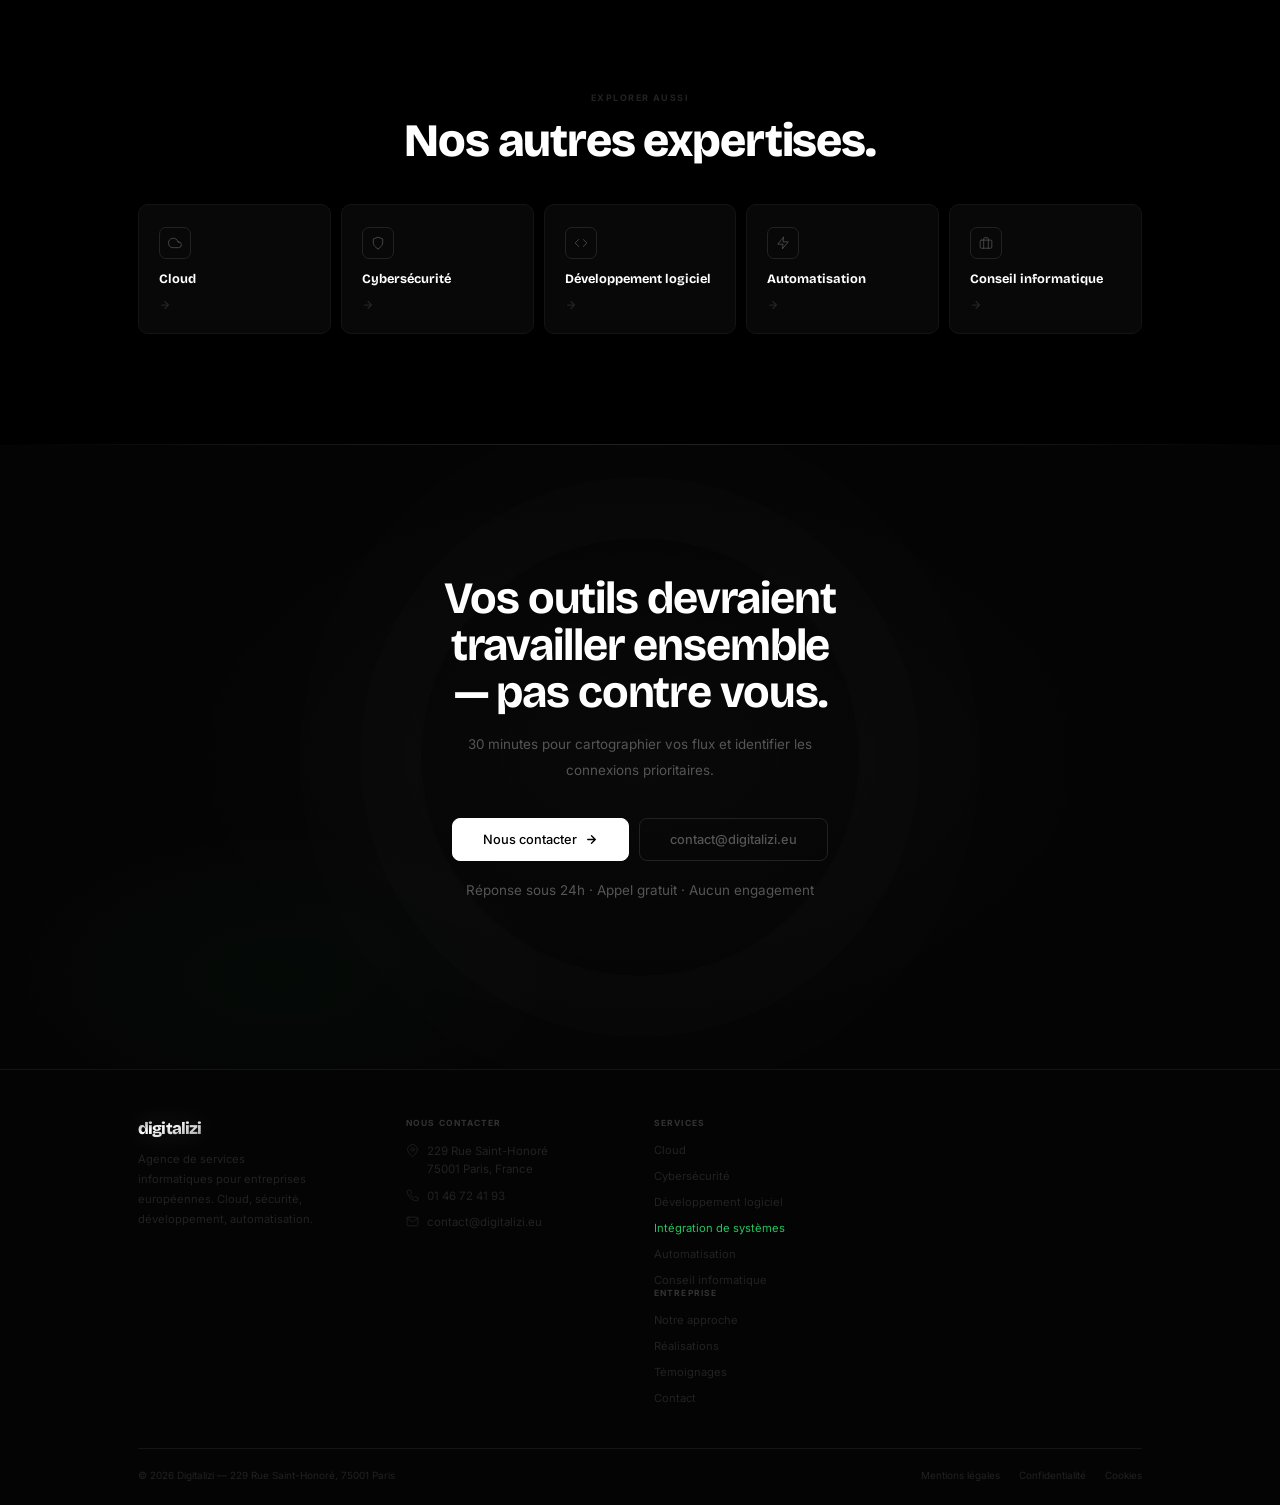
<file: integration.html>
<!DOCTYPE html>
<html lang="fr">
<head>
<meta charset="UTF-8"/>
<meta name="viewport" content="width=device-width,initial-scale=1.0"/>
<meta name="description" content="Connexion CRM, ERP, APIs tierces. Synchronisation de données sans ressaisie manuelle pour PME."/>
<title>Intégration de systèmes — Digitalizi</title>
<link rel="preconnect" href="https://fonts.googleapis.com">
<link href="https://fonts.googleapis.com/css2?family=Inter:ital,wght@0,300;0,400;0,500;0,600;1,300&family=Bricolage+Grotesque:wght@700;800&display=swap" rel="stylesheet">
<style>
*,*::before,*::after{box-sizing:border-box;margin:0;padding:0}
:root{
  --n:#000;--n2:#040404;--n3:#080808;
  --l1:#141414;--l2:#222;--l3:#333;
  --w:#fff;--w2:#e8e8e8;--t:#555;--t2:#222;
  --v:#22c55e;
  --fh:"Bricolage Grotesque",sans-serif;
  --fb:"Inter",sans-serif;
  --ease:cubic-bezier(.16,1,.3,1);
  --e2:cubic-bezier(.4,0,.2,1);
  --max:1100px;
}
html{scroll-behavior:smooth}
body{background:var(--n);color:var(--t);font-family:var(--fb);overflow-x:hidden;-webkit-font-smoothing:antialiased}
h1,h2,h3{font-family:var(--fh);color:var(--w);letter-spacing:-.025em;line-height:1.05}
a{text-decoration:none;color:inherit}
.wrap{max-width:var(--max);margin:0 auto;padding:0 48px}

body::after{content:'';position:fixed;inset:0;z-index:9000;pointer-events:none;opacity:.018;
  background:url("data:image/svg+xml,%3Csvg viewBox='0 0 200 200' xmlns='http://www.w3.org/2000/svg'%3E%3Cfilter id='n'%3E%3CfeTurbulence type='fractalNoise' baseFrequency='0.8' numOctaves='4' stitchTiles='stitch'/%3E%3C/filter%3E%3Crect width='100%25' height='100%25' filter='url(%23n)'/%3E%3C/svg%3E") 0 0/160px}

.rv{opacity:0;transform:translateY(24px);transition:opacity .65s var(--ease),transform .65s var(--ease)}
.rv.on{opacity:1;transform:none}
.rv-l{opacity:0;transform:translateX(-24px);transition:opacity .65s var(--ease),transform .65s var(--ease)}
.rv-l.on{opacity:1;transform:none}

/* ── NAV ── */
.nav{position:fixed;top:0;left:0;right:0;z-index:400;height:60px;display:flex;align-items:center;
  background:transparent;border-bottom:1px solid transparent;
  transition:background .4s var(--e2),backdrop-filter .4s,border-color .4s,height .3s var(--e2)}
.nav.s{background:rgba(0,0,0,.9);backdrop-filter:blur(20px);-webkit-backdrop-filter:blur(20px);border-color:var(--l1);height:52px}
.nav-inner{max-width:var(--max);margin:0 auto;padding:0 48px;width:100%;display:flex;align-items:center;justify-content:space-between}
.nav-logo{display:flex;align-items:center;font-family:var(--fh);font-size:1.22rem;font-weight:800;
  letter-spacing:-.05em;line-height:1;text-transform:lowercase;user-select:none;
  background:linear-gradient(160deg,rgba(255,255,255,.52) 0%,#fff 38%,rgba(255,255,255,.82) 68%,rgba(255,255,255,.58) 100%);
  -webkit-background-clip:text;-webkit-text-fill-color:transparent;background-clip:text;
  filter:drop-shadow(0 0 16px rgba(255,255,255,.18));
  transition:font-size .3s var(--ease),filter .3s var(--ease),transform .25s var(--ease),opacity .25s var(--ease)}
.nav.s .nav-logo{font-size:1.06rem;filter:drop-shadow(0 0 9px rgba(255,255,255,.10))}
.nav-logo:hover{opacity:.65;transform:scale(.97)}
.nav-links{position:absolute;left:50%;transform:translateX(-50%);display:flex;align-items:center;gap:2.8rem;list-style:none}
.nav-links a{font-size:.64rem;font-weight:500;letter-spacing:.14em;text-transform:uppercase;color:var(--t2);position:relative;transition:color .2s}
.nav-links a::after{content:'';position:absolute;bottom:-3px;left:0;width:0;height:1px;background:var(--w);transition:width .22s var(--e2)}
.nav-links a:hover,.nav-links a.on{color:var(--w)}
.nav-links a:hover::after,.nav-links a.on::after{width:100%}

/* Dropdown */
.nav-drop{position:relative}
.nav-drop-menu{position:absolute;top:calc(100% + 18px);left:50%;transform:translateX(-50%);
  background:rgba(4,4,4,.97);backdrop-filter:blur(20px);border:1px solid var(--l1);border-radius:10px;
  padding:8px;min-width:220px;z-index:500;
  visibility:hidden;opacity:0;transform:translateX(-50%) translateY(-6px);
  transition:opacity .22s var(--ease),transform .22s var(--ease),visibility .22s}
.nav-drop-menu.open{visibility:visible;opacity:1;transform:translateX(-50%) translateY(0)}
.nav-drop-menu a{display:flex;align-items:center;gap:8px;padding:8px 12px;font-size:.72rem;color:var(--t);
  border-radius:6px;transition:background .15s,color .15s;white-space:nowrap;text-transform:none;letter-spacing:.01em}
.nav-drop-menu a:hover{background:rgba(255,255,255,.06);color:var(--w)}
.nav-drop-menu a.actif{color:var(--v)}
.drop-dot{width:4px;height:4px;border-radius:50%;background:currentColor;flex-shrink:0}

/* Retour */
.nav-retour{display:flex;align-items:center;gap:7px;font-size:.64rem;font-weight:500;
  letter-spacing:.1em;text-transform:uppercase;color:var(--t2);transition:color .2s}
.nav-retour:hover{color:var(--w)}
.nav-retour svg{transition:transform .2s var(--ease)}
.nav-retour:hover svg{transform:translateX(-3px)}

/* Burger */
.burger{display:none;flex-direction:column;gap:5px;background:none;border:none;cursor:pointer;padding:4px}
.burger span{display:block;width:18px;height:1.5px;background:var(--t);border-radius:2px;
  transition:transform .3s var(--ease),opacity .3s,background .2s}
.burger.o span:nth-child(1){transform:translateY(6.5px) rotate(45deg);background:var(--w)}
.burger.o span:nth-child(2){opacity:0;transform:scaleX(0)}
.burger.o span:nth-child(3){transform:translateY(-6.5px) rotate(-45deg);background:var(--w)}
.mob{position:fixed;top:0;left:0;right:0;bottom:0;background:rgba(0,0,0,.97);backdrop-filter:blur(24px);
  padding:90px 40px 40px;flex-direction:column;gap:0;z-index:390;
  visibility:hidden;opacity:0;pointer-events:none;
  transition:opacity .32s var(--ease),visibility .32s var(--ease);display:flex}
.mob.o{visibility:visible;opacity:1;pointer-events:auto}
.mob a{font-size:1.5rem;font-weight:700;font-family:var(--fh);color:rgba(255,255,255,.3);
  padding:14px 0;border-bottom:1px solid var(--l1);
  transition:color .18s,padding-left .18s var(--ease),transform .3s var(--ease);transform:translateX(-12px)}
.mob.o a{color:rgba(255,255,255,.7);transform:translateX(0)}
.mob.o a:nth-child(1){transition-delay:.05s}
.mob.o a:nth-child(2){transition-delay:.10s}
.mob.o a:nth-child(3){transition-delay:.15s}
.mob.o a:nth-child(4){transition-delay:.20s}
.mob a:hover{color:var(--w);padding-left:8px}

/* ── BOUTONS ── */
.btn{display:inline-flex;align-items:center;gap:8px;padding:13px 30px;border-radius:8px;
  border:1px solid transparent;font-family:var(--fb);font-size:.8rem;font-weight:500;cursor:pointer;
  position:relative;overflow:hidden;
  transition:background .22s var(--e2),color .22s,border-color .22s,transform .22s var(--ease),box-shadow .22s}
.btn::before{content:'';position:absolute;top:0;left:-100%;width:60%;height:100%;
  background:linear-gradient(90deg,transparent,rgba(255,255,255,.07),transparent);
  transition:left .44s var(--e2);pointer-events:none}
.btn:hover::before{left:150%}
.btn svg{transition:transform .2s var(--e2);flex-shrink:0}
.btn:hover svg{transform:translateX(3px)}
.btn:active{transform:scale(.97)}
.bw{background:var(--w);color:#000;border-color:var(--w)}
.bw:hover{background:var(--w2);transform:translateY(-2px);box-shadow:0 6px 24px rgba(255,255,255,.1)}
.bo{background:transparent;color:var(--t);border-color:var(--l2)}
.bo:hover{border-color:var(--l3);color:var(--w);transform:translateY(-2px)}

/* Sep */
.sep{height:1px;background:linear-gradient(90deg,transparent,var(--l1) 18%,var(--l2) 50%,var(--l1) 82%,transparent);
  transform-origin:left;transform:scaleX(0);opacity:0;transition:transform .8s var(--ease),opacity .4s}
.sep.on{transform:scaleX(1);opacity:1}

section{padding:110px 0}
.stag{display:block;font-size:.56rem;font-weight:700;letter-spacing:.16em;text-transform:uppercase;color:var(--t2);margin-bottom:.85rem;text-align:center}
.stitre{font-size:clamp(1.9rem,3.8vw,2.9rem);font-weight:800;text-align:center;margin-bottom:.85rem}
.ssous{text-align:center;color:var(--t);max-width:440px;margin:0 auto 3.8rem;font-size:.82rem;line-height:1.95}

@media(max-width:640px){
  .wrap{padding:0 22px}
  .nav-inner{padding:0 22px}
  .nav-links,.nav-retour{display:none}
  .burger{display:flex}
  section{padding:80px 0}
}
@media(prefers-reduced-motion:reduce){
  *,*::before,*::after{transition-duration:.01ms!important;animation-duration:.01ms!important}
  .sep{transform:scaleX(1);opacity:1}
  .rv,.rv-l{opacity:1;transform:none}
}

/* ── HERO ── */
.hero{position:relative;min-height:90vh;display:flex;flex-direction:column;align-items:center;justify-content:center;text-align:center;padding:140px 48px 90px;overflow:hidden}
.hg{position:absolute;inset:0;z-index:0;pointer-events:none;
  background-image:linear-gradient(rgba(255,255,255,.022) 1px,transparent 1px),linear-gradient(90deg,rgba(255,255,255,.022) 1px,transparent 1px);
  background-size:72px 72px;
  -webkit-mask-image:radial-gradient(ellipse 88% 70% at 50% 36%,black 0%,transparent 100%);
  mask-image:radial-gradient(ellipse 88% 70% at 50% 36%,black 0%,transparent 100%)}
.orb{position:absolute;border-radius:50%;pointer-events:none;z-index:0;filter:blur(88px)}
.o1{width:420px;height:420px;top:-60px;left:-80px;background:radial-gradient(circle,rgba(255,255,255,.034) 0%,transparent 70%);animation:of1 22s ease-in-out infinite}
.o2{width:360px;height:360px;bottom:-40px;right:-60px;background:radial-gradient(circle,rgba(34,197,94,.048) 0%,transparent 70%);animation:of2 26s ease-in-out infinite}
@keyframes of1{0%,100%{transform:translate(0,0)}35%{transform:translate(52px,38px)}70%{transform:translate(-22px,56px)}}
@keyframes of2{0%,100%{transform:translate(0,0)}40%{transform:translate(-44px,-36px)}75%{transform:translate(28px,-52px)}}
.hbody{position:relative;z-index:1;max-width:760px}
.badge{display:inline-flex;align-items:center;gap:8px;border:1px solid var(--l2);border-radius:100px;
  padding:5px 16px 5px 10px;margin-bottom:2rem;font-size:.62rem;font-weight:500;color:var(--t2);
  letter-spacing:.1em;text-transform:uppercase;background:rgba(255,255,255,.014);backdrop-filter:blur(4px);
  opacity:0;animation:fu .6s var(--ease) .1s forwards}
.bdot{width:5px;height:5px;border-radius:50%;background:var(--v);box-shadow:0 0 7px var(--v);flex-shrink:0;animation:gp 2.2s ease-in-out infinite}
@keyframes gp{0%,100%{opacity:1}50%{opacity:.28}}
.h1{font-size:clamp(2.6rem,5.5vw,5.2rem);font-weight:800;line-height:.95;margin-bottom:1.4rem}
.hl{display:block;overflow:hidden;line-height:1.08}
.hl span{display:block;opacity:0;transform:translateY(105%);animation:slideUp .8s var(--ease) both}
.hl:nth-child(1) span{animation-delay:.2s}
.hl:nth-child(2) span{animation-delay:.35s}
.hl:nth-child(3) span{animation-delay:.5s}
@keyframes slideUp{to{opacity:1;transform:translateY(0)}}
.hsub{font-size:clamp(.88rem,1.5vw,.98rem);color:var(--t);font-weight:300;max-width:420px;margin:0 auto 2.4rem;line-height:1.95;opacity:0;animation:fu .7s var(--ease) .75s forwards}
.hbtns{display:flex;gap:10px;justify-content:center;flex-wrap:wrap;opacity:0;animation:fu .7s var(--ease) .9s forwards}
@keyframes fu{from{opacity:0;transform:translateY(12px)}to{opacity:1;transform:none}}

/* ── PROBLÈME ── */
.prob-sec{background:var(--n2);position:relative;overflow:hidden}
.prob-sec::before{content:'';position:absolute;inset:0;pointer-events:none;background:repeating-linear-gradient(-45deg,transparent,transparent 40px,rgba(255,255,255,.009) 40px,rgba(255,255,255,.009) 41px)}
.prob-sec .wrap{position:relative;z-index:1;display:grid;grid-template-columns:1fr 1fr;gap:72px;align-items:center}
.prob-left .stitre{text-align:left}
.prob-left .stag{text-align:left}
.pl{display:flex;align-items:baseline;justify-content:space-between;font-family:var(--fh);font-size:clamp(1.1rem,2vw,1.6rem);font-weight:800;color:var(--w);padding:16px 0;border-bottom:1px solid var(--l1)}
.pl:first-child{border-top:1px solid var(--l1)}
.pp{font-family:var(--fb);font-size:.55rem;font-weight:500;color:var(--t);letter-spacing:.06em;text-transform:uppercase;flex-shrink:0;margin-left:12px;white-space:nowrap}
.prob-stat{display:flex;flex-direction:column;align-items:center;justify-content:center;text-align:center;gap:14px;padding:48px 32px;border:1px solid var(--l1);border-radius:12px;background:var(--n3)}
.prob-stat-n{font-family:var(--fh);font-size:4rem;font-weight:800;color:var(--v);letter-spacing:-.05em;line-height:1}
.prob-stat-l{font-size:.82rem;color:var(--t);line-height:1.75;max-width:200px}

/* ── APPROCHE ── */
.ap-list{display:flex;flex-direction:column;gap:1px;background:var(--l1)}
.ap-item{background:var(--n3);display:grid;grid-template-columns:64px 1fr;position:relative;overflow:hidden;transition:background .2s}
.ap-item::after{content:'';position:absolute;bottom:0;left:0;right:0;height:1px;background:linear-gradient(90deg,var(--v),rgba(34,197,94,.18),transparent);transform:scaleX(0);transform-origin:left;transition:transform .4s var(--ease)}
.ap-item:hover{background:var(--n2)}
.ap-item:hover::after{transform:scaleX(1)}
.ap-n{font-family:var(--fh);font-size:1.8rem;font-weight:800;color:var(--l2);letter-spacing:-.05em;line-height:1;display:flex;align-items:center;justify-content:center;padding:30px 0 30px 24px;transition:color .25s}
.ap-item:hover .ap-n{color:var(--l3)}
.ap-body{padding:30px 32px 30px 0}
.ap-titre{font-size:.94rem;font-weight:700;color:var(--w);font-family:var(--fh);margin-bottom:6px}
.ap-desc{font-size:.78rem;color:var(--t);line-height:1.82}

/* ── RÉSULTATS ── */
.res-sec{background:var(--n2);position:relative;overflow:hidden}
.res-sec::before{content:'';position:absolute;inset:0;pointer-events:none;background:url("data:image/svg+xml,%3Csvg xmlns='http://www.w3.org/2000/svg' width='60' height='104'%3E%3Cpath d='M30 52L0 35V2l30-17 30 17v33z' fill='none' stroke='rgba(255,255,255,.016)' stroke-width='1'/%3E%3Cpath d='M30 104L0 87V54l30-17 30 17v33z' fill='none' stroke='rgba(255,255,255,.016)' stroke-width='1'/%3E%3C/svg%3E") 0 0/60px 104px}
.res-sec .wrap{position:relative;z-index:1}
.res-grid{display:grid;grid-template-columns:repeat(4,1fr);gap:1px;background:var(--l1)}
.res-item{background:var(--n2);padding:40px 28px;display:flex;flex-direction:column;gap:10px;position:relative;overflow:hidden;transition:background .2s}
.res-item::after{content:'';position:absolute;bottom:0;left:0;right:0;height:2px;background:linear-gradient(90deg,var(--v),rgba(34,197,94,.3),transparent);transform:scaleX(0);transform-origin:left;transition:transform .4s var(--ease)}
.res-item:hover{background:var(--n3)}
.res-item:hover::after{transform:scaleX(1)}
.res-val{font-family:var(--fh);font-size:2.4rem;font-weight:800;color:var(--w);letter-spacing:-.05em;line-height:1}
.res-label{font-size:.75rem;color:var(--t);line-height:1.6;white-space:pre-line}

/* ── AUTRES SERVICES ── */
.autres-sec{background:var(--n)}
.autres-grid{display:grid;grid-template-columns:repeat(5,1fr);gap:10px;margin-top:2.4rem}
.autre-card{display:flex;flex-direction:column;align-items:flex-start;gap:12px;padding:22px 20px;
  border:1px solid var(--l1);border-radius:10px;background:var(--n3);
  transition:border-color .22s,background .22s,transform .25s var(--ease)}
.autre-card:hover{border-color:var(--l2);background:var(--n2);transform:translateY(-4px)}
.autre-ico{width:32px;height:32px;border:1px solid var(--l2);border-radius:7px;display:flex;align-items:center;justify-content:center;transition:border-color .2s}
.autre-ico svg{width:14px;height:14px;stroke:var(--t);fill:none;stroke-width:1.35;stroke-linecap:round;stroke-linejoin:round;transition:stroke .2s}
.autre-card:hover .autre-ico{border-color:var(--l3)}
.autre-card:hover .autre-ico svg{stroke:var(--w2)}
.autre-nom{font-size:.8rem;font-weight:700;color:var(--w);font-family:var(--fh);flex:1;line-height:1.3}
.autre-arrow{stroke:var(--t2);fill:none;margin-top:auto;transition:transform .2s var(--ease),stroke .2s}
.autre-card:hover .autre-arrow{transform:translateX(3px);stroke:var(--v)}

/* ── CTA FINAL ── */
.cta-sec{position:relative;overflow:hidden;padding:130px 0;text-align:center;
  background:radial-gradient(ellipse 58% 72% at 50% 50%,rgba(255,255,255,.018) 0%,transparent 65%),
             radial-gradient(ellipse 36% 40% at 22% 85%,rgba(34,197,94,.028) 0%,transparent 60%),
             var(--n2)}
.cta-sec::before{content:'';position:absolute;top:50%;left:50%;transform:translate(-50%,-50%);
  width:440px;height:440px;border-radius:50%;border:1px solid rgba(255,255,255,.018);
  box-shadow:0 0 0 60px rgba(255,255,255,.007),0 0 0 120px rgba(255,255,255,.004);
  pointer-events:none;animation:ring 7s ease-in-out infinite}
@keyframes ring{0%,100%{transform:translate(-50%,-50%) scale(1);opacity:.8}50%{transform:translate(-50%,-50%) scale(1.07);opacity:.3}}
.cta-sec .wrap{position:relative;z-index:1;max-width:500px}
.cta-sec h2{font-size:clamp(1.9rem,3.5vw,2.8rem);margin-bottom:.9rem}
.cta-sec p{font-size:.84rem;color:var(--t);line-height:1.95;margin-bottom:2.2rem}
.cta-btns{display:flex;gap:10px;justify-content:center;flex-wrap:wrap}
.cta-note{font-size:.62rem;color:var(--t2);margin-top:1rem}

/* ── FOOTER ── */
.footer{background:var(--n2);border-top:1px solid var(--l1);padding:48px 0 24px}
.footer-inner{display:flex;justify-content:space-between;align-items:flex-start;flex-wrap:wrap;gap:32px;margin-bottom:32px}
.fb-logo{font-family:var(--fh);font-size:1.05rem;font-weight:800;letter-spacing:-.05em;text-transform:lowercase;
  background:linear-gradient(160deg,rgba(255,255,255,.52) 0%,#fff 38%,rgba(255,255,255,.82) 68%,rgba(255,255,255,.58) 100%);
  -webkit-background-clip:text;-webkit-text-fill-color:transparent;background-clip:text;
  filter:drop-shadow(0 0 12px rgba(255,255,255,.14));display:inline-block;margin-bottom:10px}
.fb p{font-size:.7rem;color:var(--t2);line-height:1.8;max-width:180px}
.flinks{display:flex;gap:48px;flex-wrap:wrap}
.fh{font-size:.53rem;font-weight:700;letter-spacing:.13em;text-transform:uppercase;color:var(--l3);margin-bottom:10px}
.fcol ul{list-style:none;display:flex;flex-direction:column;gap:6px}
.fcol a{font-size:.7rem;color:var(--t2);display:inline-block;transition:color .18s,transform .18s var(--ease)}
.fcol a:hover{color:var(--t);transform:translateX(3px)}
.fcol a.actif{color:var(--v)}
.fbot{display:flex;justify-content:space-between;align-items:center;flex-wrap:wrap;gap:10px;padding-top:20px;border-top:1px solid var(--l1)}
.fbot-copy{font-size:.62rem;color:var(--t2)}
.fbot-links{display:flex;gap:1.2rem}
.fbot-links a{font-size:.62rem;color:var(--t2);transition:color .18s}
.fbot-links a:hover{color:var(--t)}

@media(max-width:900px){
  .prob-sec .wrap{grid-template-columns:1fr;gap:44px}
  .res-grid{grid-template-columns:repeat(2,1fr)}
  .autres-grid{grid-template-columns:repeat(3,1fr)}
}
@media(max-width:640px){
  .hero{padding:120px 22px 80px;min-height:auto}
  .autres-grid{grid-template-columns:repeat(2,1fr)}
  .res-grid{grid-template-columns:1fr 1fr}
  .fbot{flex-direction:column;text-align:center}
}

.mob-sep{font-size:.52rem;font-weight:700;letter-spacing:.14em;text-transform:uppercase;color:var(--l3);padding:18px 0 6px;border-bottom:1px solid var(--l1)}
.mob a[href*=".html"]:not([href="index.html"]){font-size:1rem;color:rgba(255,255,255,.45);padding:10px 0}

/* ── Footer contact ── */
.footer-contact{}
.footer-contact-titre{font-size:.53rem;font-weight:700;letter-spacing:.13em;text-transform:uppercase;color:var(--l3);margin-bottom:14px}
.footer-contact-item{display:flex;align-items:flex-start;gap:8px;font-size:.72rem;color:var(--t2);line-height:1.6;margin-bottom:8px}
.footer-contact-item svg{stroke:var(--t2);fill:none;stroke-width:1.5;stroke-linecap:round;stroke-linejoin:round;width:13px;height:13px;flex-shrink:0;margin-top:2px}
.footer-contact-item a{color:var(--t2);transition:color .18s}
.footer-contact-item a:hover{color:var(--t)}
.footer-top{display:grid;grid-template-columns:220px 200px 1fr;gap:48px;margin-bottom:42px}
@media(max-width:960px){.footer-top{grid-template-columns:1fr 1fr}}
@media(max-width:640px){.footer-top{grid-template-columns:1fr}}

</style>
</head>
<body>

<nav class="nav" id="nav">
  <div class="nav-inner">
    <a href="index.html" class="nav-logo">digitalizi</a>
    <ul class="nav-links">
      <li><a href="index.html">Accueil</a></li>
      <li class="nav-drop">
        <a href="index.html#services" id="drop-trigger">Services</a>
        <div class="nav-drop-menu" id="drop-menu">
          <a href="cloud.html" class=""><span class="drop-dot"></span>Cloud</a><a href="cybersecurite.html" class=""><span class="drop-dot"></span>Cybersécurité</a><a href="developpement.html" class=""><span class="drop-dot"></span>Développement logiciel</a><a href="integration.html" class="actif"><span class="drop-dot"></span>Intégration de systèmes</a><a href="automatisation.html" class=""><span class="drop-dot"></span>Automatisation</a><a href="conseil.html" class=""><span class="drop-dot"></span>Conseil informatique</a>
        </div>
      </li>
      <li><a href="index.html#pourquoi">Approche</a></li>
      <li><a href="index.html#realisations">Réalisations</a></li>
      <li><a href="index.html#temoignages">Témoignages</a></li>
      <li><a href="index.html#contact">Contact</a></li>
    </ul>
    <a href="index.html" class="nav-retour">
      <svg width="13" height="13" viewBox="0 0 24 24" fill="none" stroke="currentColor" stroke-width="2.5" stroke-linecap="round"><path d="M19 12H5M12 19l-7-7 7-7"/></svg>
      Accueil
    </a>
    <button class="burger" id="burger" aria-label="Menu" aria-expanded="false"><span></span><span></span><span></span></button>
  </div>
</nav>

<div class="mob" id="mob" role="navigation" aria-label="Menu mobile">
  <a href="index.html" onclick="cm()">Accueil</a>
  <div class="mob-sep">Services</div>
  <a href="cloud.html" onclick="cm()">— Cloud</a>
  <a href="cybersecurite.html" onclick="cm()">— Cybersécurité</a>
  <a href="developpement.html" onclick="cm()">— Développement logiciel</a>
  <a href="integration.html" onclick="cm()">— Intégration de systèmes</a>
  <a href="automatisation.html" onclick="cm()">— Automatisation</a>
  <a href="conseil.html" onclick="cm()">— Conseil informatique</a>
  <a href="index.html#realisations" onclick="cm()">Réalisations</a>
  <a href="index.html#temoignages" onclick="cm()">Témoignages</a>
  <a href="index.html#pourquoi" onclick="cm()">Approche</a>
  <a href="index.html#contact" onclick="cm()">Contact</a>
</div>

<!-- HERO -->
<section class="hero">
  <div class="hg"></div>
  <div class="orb o1"></div>
  <div class="orb o2"></div>
  <div class="hbody">
    <div class="badge"><span class="bdot"></span>CRM · ERP · API · Connecteurs · Webhooks</div>
    <h1 class="h1"><span class="hl"><span>Vos outils</span></span><span class="hl"><span>ne se parlent pas.</span></span><span class="hl"><span>On s'en charge.</span></span></h1>
    <p class="hsub">CRM, ERP, comptabilité, e-commerce — on connecte vos systèmes pour que l'information circule automatiquement, sans erreur humaine.</p>
    <div class="hbtns">
      <a href="index.html#contact" class="btn bw">Nous contacter <svg width="13" height="13" viewBox="0 0 24 24" fill="none" stroke="currentColor" stroke-width="2.5" stroke-linecap="round"><path d="M5 12h14M12 5l7 7-7 7"/></svg></a>
      <a href="index.html#services" class="btn bo">Tous nos services</a>
    </div>
  </div>
</section>

<div class="sep"></div>

<!-- PROBLÈME -->
<section class="prob-sec">
  <div class="wrap">
    <div class="prob-left">
      <span class="stag rv">Le constat</span>
      <h2 class="stitre rv">La ressaisie manuelle entre outils coûte des heures et génère des erreurs.</h2>
      <div class="rv" style="margin-top:2rem"><div class="pl"><span>Données clients dans 3 outils, jamais synchronisées</span><span class="pp">Erreurs et doublons</span></div><div class="pl"><span>Commandes exportées à la main vers la comptabilité</span><span class="pp">Temps perdu chaque semaine</span></div><div class="pl"><span>Impossible de croiser données ventes et support</span><span class="pp">Décision aveugle</span></div><div class="pl"><span>Chaque nouvel outil crée un nouveau silo</span><span class="pp">Fragmentation croissante</span></div></div>
    </div>
    <div class="prob-stat rv">
      <div class="prob-stat-n val-anim">0</div>
      <p class="prob-stat-l">ressaisie manuelle</p>
    </div>
  </div>
</section>

<div class="sep"></div>

<!-- APPROCHE -->
<section style="background:var(--n);padding:110px 0">
  <div class="wrap">
    <span class="stag rv">Notre approche</span>
    <h2 class="stitre rv" style="margin-bottom:2.4rem">En 4 étapes, vos outils travaillent enfin ensemble.</h2>
    <div class="ap-list">
      <div class="ap-item rv">
          <div class="ap-n">01</div>
          <div class="ap-body">
            <div class="ap-titre">Cartographie de vos systèmes</div>
            <p class="ap-desc">On identifie ce que vous avez, comment ça fonctionne, et où sont les ruptures de flux. Sans tout remplacer.</p>
          </div>
        </div><div class="ap-item rv">
          <div class="ap-n">02</div>
          <div class="ap-body">
            <div class="ap-titre">Connecteurs sur mesure</div>
            <p class="ap-desc">APIs REST, webhooks, Make, n8n ou développement custom — on choisit la méthode la plus robuste pour chaque flux.</p>
          </div>
        </div><div class="ap-item rv">
          <div class="ap-n">03</div>
          <div class="ap-body">
            <div class="ap-titre">Automatisation des échanges</div>
            <p class="ap-desc">Une fois connecté, l'information circule seule. Plus de copier-coller, plus d'erreurs de ressaisie, plus d'oublis.</p>
          </div>
        </div><div class="ap-item rv">
          <div class="ap-n">04</div>
          <div class="ap-body">
            <div class="ap-titre">Monitoring des flux</div>
            <p class="ap-desc">On surveille chaque échange de données. En cas d'anomalie, alerte immédiate et intervention. Vous ne gérez plus rien.</p>
          </div>
        </div>
    </div>
  </div>
</section>

<div class="sep"></div>

<!-- RÉSULTATS -->
<section class="res-sec">
  <div class="wrap">
    <span class="stag rv">Engagements</span>
    <h2 class="stitre rv">Nos engagements.</h2>
    <p class="ssous rv">Ce que nous nous engageons à vous livrer, par écrit, dès le démarrage.</p>
    <div class="res-grid">
      <div class="res-item rv"><div class="res-val val-anim">0</div><div class="res-label">ressaisie manuelle — les données circulent seules après intégration</div></div><div class="res-item rv"><div class="res-val val-anim">Monitoring</div><div class="res-label">actif sur chaque flux — anomalie détectée et corrigée sans vous</div></div><div class="res-item rv"><div class="res-val val-anim">Temps réel</div><div class="res-label">ou batch programmé — selon vos contraintes techniques</div></div><div class="res-item rv"><div class="res-val val-anim">Tout système</div><div class="res-label">disposant d'une API ou d'un export de données est connectable</div></div>
    </div>
  </div>
</section>

<div class="sep"></div>

<!-- AUTRES SERVICES -->
<section class="autres-sec">
  <div class="wrap">
    <span class="stag rv">Explorer aussi</span>
    <h2 class="stitre rv">Nos autres expertises.</h2>
    <div class="autres-grid">
      <a href="cloud.html" class="autre-card rv"><div class="autre-ico"><svg viewBox="0 0 24 24" fill="none" stroke="currentColor" stroke-width="1.35" stroke-linecap="round" stroke-linejoin="round"><path d="M18 10h-1.26A8 8 0 109 20h9a5 5 0 000-10z"/></svg></div><div class="autre-nom">Cloud</div><svg class="autre-arrow" width="12" height="12" viewBox="0 0 24 24" fill="none" stroke="currentColor" stroke-width="2.5" stroke-linecap="round"><path d="M5 12h14M12 5l7 7-7 7"/></svg></a><a href="cybersecurite.html" class="autre-card rv"><div class="autre-ico"><svg viewBox="0 0 24 24" fill="none" stroke="currentColor" stroke-width="1.35" stroke-linecap="round" stroke-linejoin="round"><path d="M12 22s8-4 8-10V5l-8-3-8 3v7c0 6 8 10 8 10z"/></svg></div><div class="autre-nom">Cybersécurité</div><svg class="autre-arrow" width="12" height="12" viewBox="0 0 24 24" fill="none" stroke="currentColor" stroke-width="2.5" stroke-linecap="round"><path d="M5 12h14M12 5l7 7-7 7"/></svg></a><a href="developpement.html" class="autre-card rv"><div class="autre-ico"><svg viewBox="0 0 24 24" fill="none" stroke="currentColor" stroke-width="1.35" stroke-linecap="round" stroke-linejoin="round"><polyline points="16 18 22 12 16 6"/><polyline points="8 6 2 12 8 18"/></svg></div><div class="autre-nom">Développement logiciel</div><svg class="autre-arrow" width="12" height="12" viewBox="0 0 24 24" fill="none" stroke="currentColor" stroke-width="2.5" stroke-linecap="round"><path d="M5 12h14M12 5l7 7-7 7"/></svg></a><a href="automatisation.html" class="autre-card rv"><div class="autre-ico"><svg viewBox="0 0 24 24" fill="none" stroke="currentColor" stroke-width="1.35" stroke-linecap="round" stroke-linejoin="round"><polygon points="13 2 3 14 12 14 11 22 21 10 12 10 13 2"/></svg></div><div class="autre-nom">Automatisation</div><svg class="autre-arrow" width="12" height="12" viewBox="0 0 24 24" fill="none" stroke="currentColor" stroke-width="2.5" stroke-linecap="round"><path d="M5 12h14M12 5l7 7-7 7"/></svg></a><a href="conseil.html" class="autre-card rv"><div class="autre-ico"><svg viewBox="0 0 24 24" fill="none" stroke="currentColor" stroke-width="1.35" stroke-linecap="round" stroke-linejoin="round"><rect x="2" y="7" width="20" height="14" rx="2" ry="2"/><path d="M16 21V5a2 2 0 00-2-2h-4a2 2 0 00-2 2v16"/></svg></div><div class="autre-nom">Conseil informatique</div><svg class="autre-arrow" width="12" height="12" viewBox="0 0 24 24" fill="none" stroke="currentColor" stroke-width="2.5" stroke-linecap="round"><path d="M5 12h14M12 5l7 7-7 7"/></svg></a>
    </div>
  </div>
</section>

<div class="sep"></div>

<!-- CTA -->
<section class="cta-sec">
  <div class="wrap rv">
    <h2>Vos outils devraient travailler ensemble — pas contre vous.</h2>
    <p>30 minutes pour cartographier vos flux et identifier les connexions prioritaires.</p>
    <div class="cta-btns">
      <a href="index.html#contact" class="btn bw">Nous contacter <svg width="13" height="13" viewBox="0 0 24 24" fill="none" stroke="currentColor" stroke-width="2.5" stroke-linecap="round"><path d="M5 12h14M12 5l7 7-7 7"/></svg></a>
      <a href="mailto:contact@digitalizi.eu" class="btn bo">contact@digitalizi.eu</a>
    </div>
    <p class="cta-note">Réponse sous 24h · Appel gratuit · Aucun engagement</p>
  </div>
</section>

<!-- FOOTER -->
<footer class="footer">
  <div class="wrap">
    <div class="footer-top">
      <div class="fb">
        <a href="index.html" class="fb-logo">digitalizi</a>
        <p>Agence de services informatiques pour entreprises européennes. Cloud, sécurité, développement, automatisation.</p>
      </div>
      <div class="footer-contact">
        <div class="footer-contact-titre">Nous contacter</div>
        <div class="footer-contact-item">
          <svg viewBox="0 0 24 24"><path d="M21 10c0 7-9 13-9 13s-9-6-9-13a9 9 0 0118 0z"/><circle cx="12" cy="10" r="3"/></svg>
          229 Rue Saint-Honoré<br>75001 Paris, France
        </div>
        <div class="footer-contact-item">
          <svg viewBox="0 0 24 24"><path d="M22 16.92v3a2 2 0 01-2.18 2 19.79 19.79 0 01-8.63-3.07 19.5 19.5 0 01-6-6 19.79 19.79 0 01-3.07-8.67A2 2 0 014.11 2h3a2 2 0 012 1.72 12.84 12.84 0 00.7 2.81 2 2 0 01-.45 2.11L8.09 9.91a16 16 0 006 6l1.27-1.27a2 2 0 012.11-.45 12.84 12.84 0 002.81.7A2 2 0 0122 16.92z"/></svg>
          <a href="tel:0146724193">01 46 72 41 93</a>
        </div>
        <div class="footer-contact-item">
          <svg viewBox="0 0 24 24"><path d="M4 4h16c1.1 0 2 .9 2 2v12c0 1.1-.9 2-2 2H4c-1.1 0-2-.9-2-2V6c0-1.1.9-2 2-2z"/><polyline points="22,6 12,13 2,6"/></svg>
          <a href="mailto:contact@digitalizi.eu">contact@digitalizi.eu</a>
        </div>
      </div>
      <div class="fcols">
        <div class="fcol">
          <div class="fh">Services</div>
          <ul><li><a href="cloud.html">Cloud</a></li><li><a href="cybersecurite.html">Cybersécurité</a></li><li><a href="developpement.html">Développement logiciel</a></li><li><a href="integration.html" class="actif">Intégration de systèmes</a></li><li><a href="automatisation.html">Automatisation</a></li><li><a href="conseil.html">Conseil informatique</a></li></ul>
        </div>
        <div class="fcol">
          <div class="fh">Entreprise</div>
          <ul>
            <li><a href="index.html#pourquoi">Notre approche</a></li>
            <li><a href="index.html#realisations">Réalisations</a></li>
            <li><a href="index.html#temoignages">Témoignages</a></li>
            <li><a href="index.html#contact">Contact</a></li>
          </ul>
        </div>
      </div>
    </div>
    <div class="fbot">
      <span class="fbot-copy">© 2026 Digitalizi — 229 Rue Saint-Honoré, 75001 Paris</span>
      <div class="fbot-links">
        <a href="mentions.html">Mentions légales</a>
        <a href="mentions.html#rgpd">Confidentialité</a>
        <a href="mentions.html#cookies">Cookies</a>
      </div>
    </div>
  </div>
</footer>

<script>

/* NAV */
const nav=document.getElementById('nav'),bg=document.getElementById('burger'),mob=document.getElementById('mob');
let mo=false;
function cm(){mo=false;mob.classList.remove('o');bg.classList.remove('o');bg.setAttribute('aria-expanded','false');document.body.style.overflow='';}
bg.addEventListener('click',()=>{mo=!mo;mob.classList.toggle('o',mo);bg.classList.toggle('o',mo);bg.setAttribute('aria-expanded',String(mo));document.body.style.overflow=mo?'hidden':'';
  document.getElementById('drop-menu')?.classList.remove('open');});
window.addEventListener('scroll',()=>nav.classList.toggle('s',window.scrollY>58),{passive:true});

/* Dropdown */
const dT=document.getElementById('drop-trigger'),dM=document.getElementById('drop-menu');
if(dT&&dM){
  let dt=null;
  function openD(){clearTimeout(dt);dM.classList.add('open')}
  function closeD(){dt=setTimeout(()=>dM.classList.remove('open'),200)}
  dT.parentElement.addEventListener('mouseenter',openD);
  dT.parentElement.addEventListener('mouseleave',closeD);
  dM.addEventListener('mouseenter',()=>clearTimeout(dt));
  dM.addEventListener('mouseleave',closeD);
  dT.addEventListener('click',e=>{e.preventDefault();dM.classList.contains('open')?closeD():openD();});
}

/* Reveal */
const obs=new IntersectionObserver(es=>{es.forEach(e=>{if(e.isIntersecting){e.target.classList.add('on');obs.unobserve(e.target);}})},{threshold:.08,rootMargin:'0px 0px -30px 0px'});
document.querySelectorAll('.rv,.rv-l').forEach(el=>obs.observe(el));

/* Sep reveal */
const so=new IntersectionObserver(es=>{es.forEach(e=>{if(e.isIntersecting){setTimeout(()=>e.target.classList.add('on'),150);so.unobserve(e.target);}})},{threshold:.05});
document.querySelectorAll('.sep').forEach(s=>so.observe(s));

/* Compteur */
const noMotion=window.matchMedia('(prefers-reduced-motion:reduce)').matches;
if(!noMotion){
  function easeOut(t){return 1-(1-t)**3}
  function counter(el,dur){
    const raw=el.dataset.orig||el.textContent.trim();
    el.dataset.orig=raw;
    const m=raw.match(/^([+\-]?)(\d+)([\s\S]*)$/);
    if(!m)return;
    const s=performance.now();
    (function f(n){const p=Math.min((n-s)/dur,1);el.textContent=m[1]+Math.round(+m[2]*easeOut(p))+m[3];if(p<1)requestAnimationFrame(f);else el.textContent=raw;})(s);
  }
  const co=new IntersectionObserver(es=>{es.forEach(e=>{if(e.isIntersecting){counter(e.target,1600);co.unobserve(e.target);}});},{threshold:.6});
  document.querySelectorAll('.val-anim').forEach(el=>co.observe(el));
}

/* Onglet */
const origTitle=document.title;let bt=null,bf=false;
document.addEventListener('visibilitychange',()=>{
  if(document.hidden){bt=setInterval(()=>{document.title=bf?'Revenez ! — Digitalizi':origTitle;bf=!bf;},1500);}
  else{clearInterval(bt);document.title=origTitle;bf=false;}
});

</script>
</body>
</html>
</file>
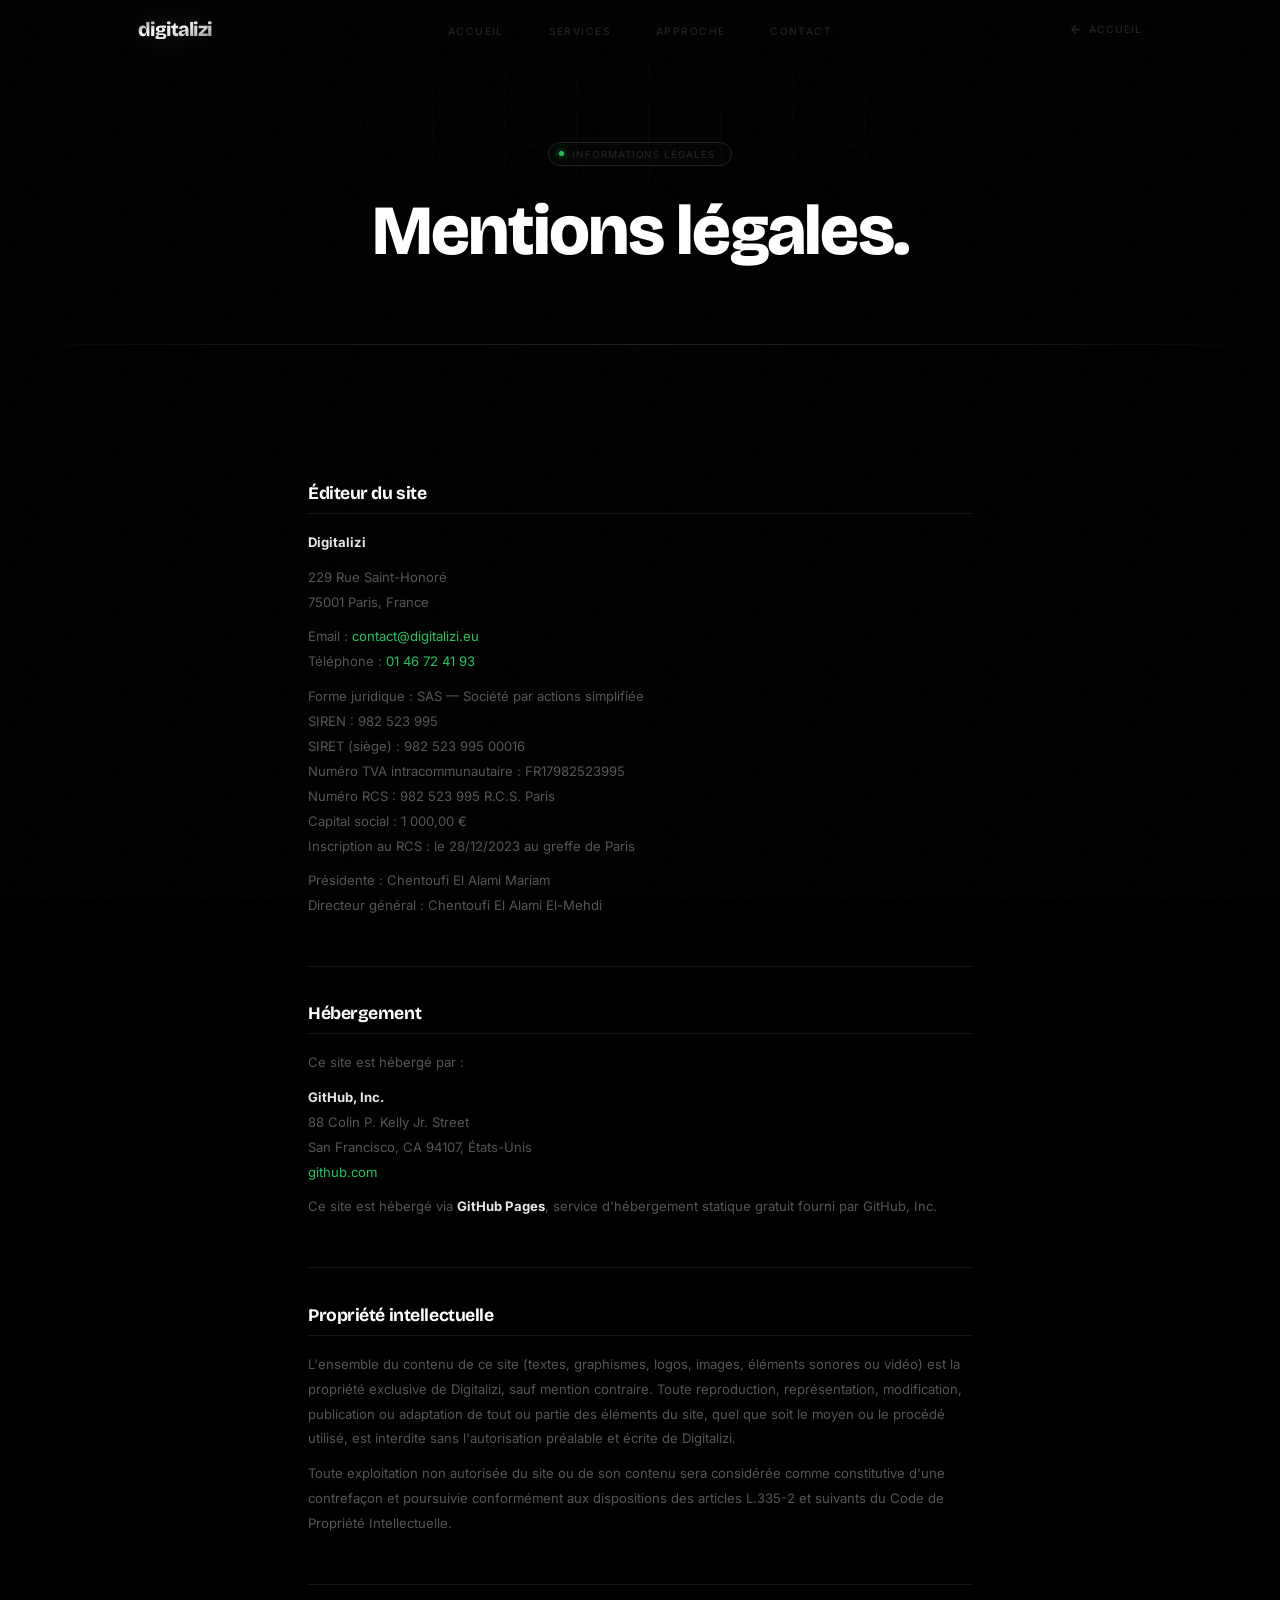
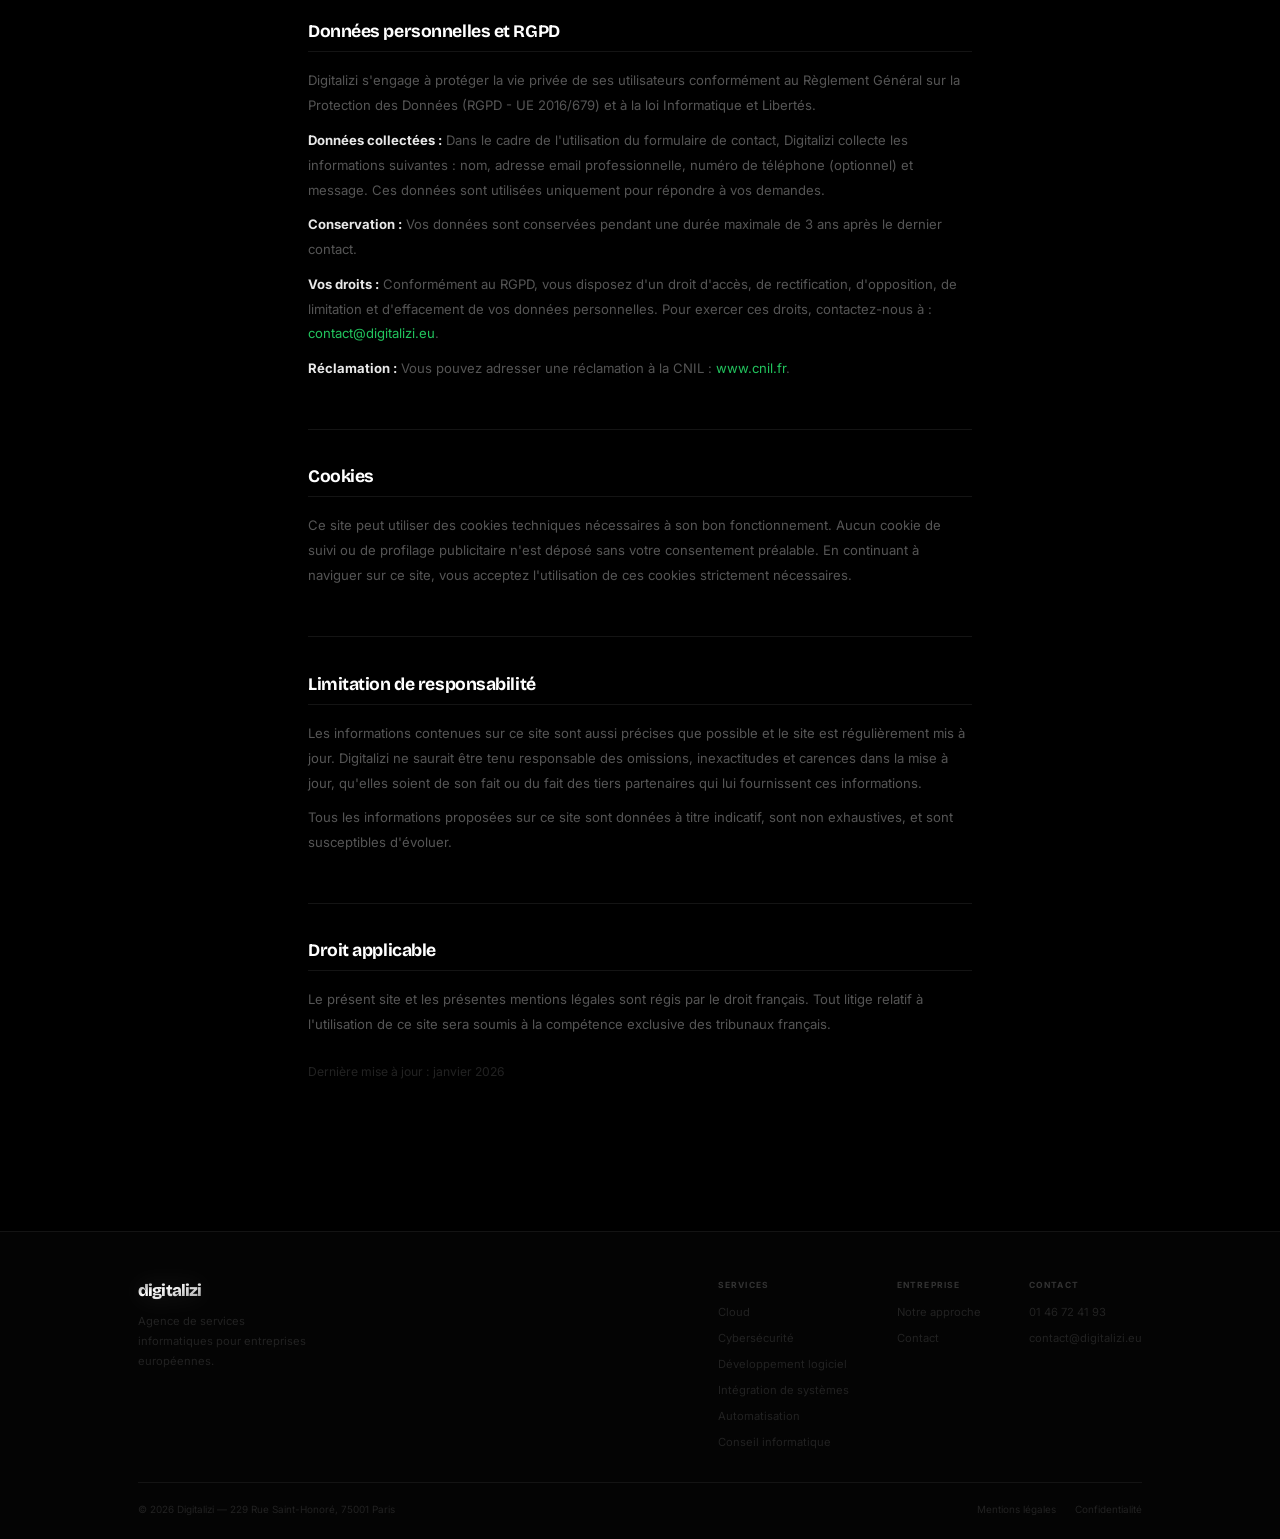
<file: mentions.html>
<!DOCTYPE html>
<html lang="fr">
<head>
<meta charset="UTF-8"/>
<meta name="viewport" content="width=device-width,initial-scale=1.0"/>
<meta name="description" content="Mentions légales de Digitalizi — Agence de services IT, 229 Rue Saint-Honoré, 75001 Paris."/>
<title>Mentions légales — Digitalizi</title>
<link rel="preconnect" href="https://fonts.googleapis.com">
<link href="https://fonts.googleapis.com/css2?family=Inter:ital,wght@0,300;0,400;0,500;0,600;1,300&family=Bricolage+Grotesque:wght@700;800&display=swap" rel="stylesheet">
<style>

*,*::before,*::after{box-sizing:border-box;margin:0;padding:0}
:root{
  --n:#000;--n2:#040404;--n3:#080808;
  --l1:#141414;--l2:#222;--l3:#333;
  --w:#fff;--w2:#e8e8e8;--t:#555;--t2:#222;
  --v:#22c55e;
  --fh:"Bricolage Grotesque",sans-serif;
  --fb:"Inter",sans-serif;
  --ease:cubic-bezier(.16,1,.3,1);
  --e2:cubic-bezier(.4,0,.2,1);
  --max:1100px;
}
html{scroll-behavior:smooth}
body{background:var(--n);color:var(--t);font-family:var(--fb);overflow-x:hidden;-webkit-font-smoothing:antialiased}
h1,h2,h3{font-family:var(--fh);color:var(--w);letter-spacing:-.025em;line-height:1.05}
a{text-decoration:none;color:inherit}
.wrap{max-width:var(--max);margin:0 auto;padding:0 48px}

body::after{content:'';position:fixed;inset:0;z-index:9000;pointer-events:none;opacity:.018;
  background:url("data:image/svg+xml,%3Csvg viewBox='0 0 200 200' xmlns='http://www.w3.org/2000/svg'%3E%3Cfilter id='n'%3E%3CfeTurbulence type='fractalNoise' baseFrequency='0.8' numOctaves='4' stitchTiles='stitch'/%3E%3C/filter%3E%3Crect width='100%25' height='100%25' filter='url(%23n)'/%3E%3C/svg%3E") 0 0/160px}

.rv{opacity:0;transform:translateY(24px);transition:opacity .65s var(--ease),transform .65s var(--ease)}
.rv.on{opacity:1;transform:none}
.rv-l{opacity:0;transform:translateX(-24px);transition:opacity .65s var(--ease),transform .65s var(--ease)}
.rv-l.on{opacity:1;transform:none}

/* ── NAV ── */
.nav{position:fixed;top:0;left:0;right:0;z-index:400;height:60px;display:flex;align-items:center;
  background:transparent;border-bottom:1px solid transparent;
  transition:background .4s var(--e2),backdrop-filter .4s,border-color .4s,height .3s var(--e2)}
.nav.s{background:rgba(0,0,0,.9);backdrop-filter:blur(20px);-webkit-backdrop-filter:blur(20px);border-color:var(--l1);height:52px}
.nav-inner{max-width:var(--max);margin:0 auto;padding:0 48px;width:100%;display:flex;align-items:center;justify-content:space-between}
.nav-logo{display:flex;align-items:center;font-family:var(--fh);font-size:1.22rem;font-weight:800;
  letter-spacing:-.05em;line-height:1;text-transform:lowercase;user-select:none;
  background:linear-gradient(160deg,rgba(255,255,255,.52) 0%,#fff 38%,rgba(255,255,255,.82) 68%,rgba(255,255,255,.58) 100%);
  -webkit-background-clip:text;-webkit-text-fill-color:transparent;background-clip:text;
  filter:drop-shadow(0 0 16px rgba(255,255,255,.18));
  transition:font-size .3s var(--ease),filter .3s var(--ease),transform .25s var(--ease),opacity .25s var(--ease)}
.nav.s .nav-logo{font-size:1.06rem;filter:drop-shadow(0 0 9px rgba(255,255,255,.10))}
.nav-logo:hover{opacity:.65;transform:scale(.97)}
.nav-links{position:absolute;left:50%;transform:translateX(-50%);display:flex;align-items:center;gap:2.8rem;list-style:none}
.nav-links a{font-size:.64rem;font-weight:500;letter-spacing:.14em;text-transform:uppercase;color:var(--t2);position:relative;transition:color .2s}
.nav-links a::after{content:'';position:absolute;bottom:-3px;left:0;width:0;height:1px;background:var(--w);transition:width .22s var(--e2)}
.nav-links a:hover,.nav-links a.on{color:var(--w)}
.nav-links a:hover::after,.nav-links a.on::after{width:100%}

/* Dropdown */
.nav-drop{position:relative}
.nav-drop-menu{position:absolute;top:calc(100% + 18px);left:50%;transform:translateX(-50%);
  background:rgba(4,4,4,.97);backdrop-filter:blur(20px);border:1px solid var(--l1);border-radius:10px;
  padding:8px;min-width:220px;z-index:500;
  visibility:hidden;opacity:0;transform:translateX(-50%) translateY(-6px);
  transition:opacity .22s var(--ease),transform .22s var(--ease),visibility .22s}
.nav-drop-menu.open{visibility:visible;opacity:1;transform:translateX(-50%) translateY(0)}
.nav-drop-menu a{display:flex;align-items:center;gap:8px;padding:8px 12px;font-size:.72rem;color:var(--t);
  border-radius:6px;transition:background .15s,color .15s;white-space:nowrap;text-transform:none;letter-spacing:.01em}
.nav-drop-menu a:hover{background:rgba(255,255,255,.06);color:var(--w)}
.nav-drop-menu a.actif{color:var(--v)}
.drop-dot{width:4px;height:4px;border-radius:50%;background:currentColor;flex-shrink:0}

/* Retour */
.nav-retour{display:flex;align-items:center;gap:7px;font-size:.64rem;font-weight:500;
  letter-spacing:.1em;text-transform:uppercase;color:var(--t2);transition:color .2s}
.nav-retour:hover{color:var(--w)}
.nav-retour svg{transition:transform .2s var(--ease)}
.nav-retour:hover svg{transform:translateX(-3px)}

/* Burger */
.burger{display:none;flex-direction:column;gap:5px;background:none;border:none;cursor:pointer;padding:4px}
.burger span{display:block;width:18px;height:1.5px;background:var(--t);border-radius:2px;
  transition:transform .3s var(--ease),opacity .3s,background .2s}
.burger.o span:nth-child(1){transform:translateY(6.5px) rotate(45deg);background:var(--w)}
.burger.o span:nth-child(2){opacity:0;transform:scaleX(0)}
.burger.o span:nth-child(3){transform:translateY(-6.5px) rotate(-45deg);background:var(--w)}
.mob{position:fixed;top:0;left:0;right:0;bottom:0;background:rgba(0,0,0,.97);backdrop-filter:blur(24px);
  padding:90px 40px 40px;flex-direction:column;gap:0;z-index:390;
  visibility:hidden;opacity:0;pointer-events:none;
  transition:opacity .32s var(--ease),visibility .32s var(--ease);display:flex}
.mob.o{visibility:visible;opacity:1;pointer-events:auto}
.mob a{font-size:1.5rem;font-weight:700;font-family:var(--fh);color:rgba(255,255,255,.3);
  padding:14px 0;border-bottom:1px solid var(--l1);
  transition:color .18s,padding-left .18s var(--ease),transform .3s var(--ease);transform:translateX(-12px)}
.mob.o a{color:rgba(255,255,255,.7);transform:translateX(0)}
.mob.o a:nth-child(1){transition-delay:.05s}
.mob.o a:nth-child(2){transition-delay:.10s}
.mob.o a:nth-child(3){transition-delay:.15s}
.mob.o a:nth-child(4){transition-delay:.20s}
.mob a:hover{color:var(--w);padding-left:8px}

/* ── BOUTONS ── */
.btn{display:inline-flex;align-items:center;gap:8px;padding:13px 30px;border-radius:8px;
  border:1px solid transparent;font-family:var(--fb);font-size:.8rem;font-weight:500;cursor:pointer;
  position:relative;overflow:hidden;
  transition:background .22s var(--e2),color .22s,border-color .22s,transform .22s var(--ease),box-shadow .22s}
.btn::before{content:'';position:absolute;top:0;left:-100%;width:60%;height:100%;
  background:linear-gradient(90deg,transparent,rgba(255,255,255,.07),transparent);
  transition:left .44s var(--e2);pointer-events:none}
.btn:hover::before{left:150%}
.btn svg{transition:transform .2s var(--e2);flex-shrink:0}
.btn:hover svg{transform:translateX(3px)}
.btn:active{transform:scale(.97)}
.bw{background:var(--w);color:#000;border-color:var(--w)}
.bw:hover{background:var(--w2);transform:translateY(-2px);box-shadow:0 6px 24px rgba(255,255,255,.1)}
.bo{background:transparent;color:var(--t);border-color:var(--l2)}
.bo:hover{border-color:var(--l3);color:var(--w);transform:translateY(-2px)}

/* Sep */
.sep{height:1px;background:linear-gradient(90deg,transparent,var(--l1) 18%,var(--l2) 50%,var(--l1) 82%,transparent);
  transform-origin:left;transform:scaleX(0);opacity:0;transition:transform .8s var(--ease),opacity .4s}
.sep.on{transform:scaleX(1);opacity:1}

section{padding:110px 0}
.stag{display:block;font-size:.56rem;font-weight:700;letter-spacing:.16em;text-transform:uppercase;color:var(--t2);margin-bottom:.85rem;text-align:center}
.stitre{font-size:clamp(1.9rem,3.8vw,2.9rem);font-weight:800;text-align:center;margin-bottom:.85rem}
.ssous{text-align:center;color:var(--t);max-width:440px;margin:0 auto 3.8rem;font-size:.82rem;line-height:1.95}

@media(max-width:640px){
  .wrap{padding:0 22px}
  .nav-inner{padding:0 22px}
  .nav-links,.nav-retour{display:none}
  .burger{display:flex}
  section{padding:80px 0}
}
@media(prefers-reduced-motion:reduce){
  *,*::before,*::after{transition-duration:.01ms!important;animation-duration:.01ms!important}
  .sep{transform:scaleX(1);opacity:1}
  .rv,.rv-l{opacity:1;transform:none}
}

/* ── HERO ── */
.hero{position:relative;min-height:90vh;display:flex;flex-direction:column;align-items:center;justify-content:center;text-align:center;padding:140px 48px 90px;overflow:hidden}
.hg{position:absolute;inset:0;z-index:0;pointer-events:none;
  background-image:linear-gradient(rgba(255,255,255,.022) 1px,transparent 1px),linear-gradient(90deg,rgba(255,255,255,.022) 1px,transparent 1px);
  background-size:72px 72px;
  -webkit-mask-image:radial-gradient(ellipse 88% 70% at 50% 36%,black 0%,transparent 100%);
  mask-image:radial-gradient(ellipse 88% 70% at 50% 36%,black 0%,transparent 100%)}
.orb{position:absolute;border-radius:50%;pointer-events:none;z-index:0;filter:blur(88px)}
.o1{width:420px;height:420px;top:-60px;left:-80px;background:radial-gradient(circle,rgba(255,255,255,.034) 0%,transparent 70%);animation:of1 22s ease-in-out infinite}
.o2{width:360px;height:360px;bottom:-40px;right:-60px;background:radial-gradient(circle,rgba(34,197,94,.048) 0%,transparent 70%);animation:of2 26s ease-in-out infinite}
@keyframes of1{0%,100%{transform:translate(0,0)}35%{transform:translate(52px,38px)}70%{transform:translate(-22px,56px)}}
@keyframes of2{0%,100%{transform:translate(0,0)}40%{transform:translate(-44px,-36px)}75%{transform:translate(28px,-52px)}}
.hbody{position:relative;z-index:1;max-width:760px}
.badge{display:inline-flex;align-items:center;gap:8px;border:1px solid var(--l2);border-radius:100px;
  padding:5px 16px 5px 10px;margin-bottom:2rem;font-size:.62rem;font-weight:500;color:var(--t2);
  letter-spacing:.1em;text-transform:uppercase;background:rgba(255,255,255,.014);backdrop-filter:blur(4px);
  opacity:0;animation:fu .6s var(--ease) .1s forwards}
.bdot{width:5px;height:5px;border-radius:50%;background:var(--v);box-shadow:0 0 7px var(--v);flex-shrink:0;animation:gp 2.2s ease-in-out infinite}
@keyframes gp{0%,100%{opacity:1}50%{opacity:.28}}
.h1{font-size:clamp(2.6rem,5.5vw,5.2rem);font-weight:800;line-height:.95;margin-bottom:1.4rem}
.hl{display:block;overflow:hidden;line-height:1.08}
.hl span{display:block;opacity:0;transform:translateY(105%);animation:slideUp .8s var(--ease) both}
.hl:nth-child(1) span{animation-delay:.2s}
.hl:nth-child(2) span{animation-delay:.35s}
.hl:nth-child(3) span{animation-delay:.5s}
@keyframes slideUp{to{opacity:1;transform:translateY(0)}}
.hsub{font-size:clamp(.88rem,1.5vw,.98rem);color:var(--t);font-weight:300;max-width:420px;margin:0 auto 2.4rem;line-height:1.95;opacity:0;animation:fu .7s var(--ease) .75s forwards}
.hbtns{display:flex;gap:10px;justify-content:center;flex-wrap:wrap;opacity:0;animation:fu .7s var(--ease) .9s forwards}
@keyframes fu{from{opacity:0;transform:translateY(12px)}to{opacity:1;transform:none}}

/* ── PROBLÈME ── */
.prob-sec{background:var(--n2);position:relative;overflow:hidden}
.prob-sec::before{content:'';position:absolute;inset:0;pointer-events:none;background:repeating-linear-gradient(-45deg,transparent,transparent 40px,rgba(255,255,255,.009) 40px,rgba(255,255,255,.009) 41px)}
.prob-sec .wrap{position:relative;z-index:1;display:grid;grid-template-columns:1fr 1fr;gap:72px;align-items:center}
.prob-left .stitre{text-align:left}
.prob-left .stag{text-align:left}
.pl{display:flex;align-items:baseline;justify-content:space-between;font-family:var(--fh);font-size:clamp(1.1rem,2vw,1.6rem);font-weight:800;color:var(--w);padding:16px 0;border-bottom:1px solid var(--l1)}
.pl:first-child{border-top:1px solid var(--l1)}
.pp{font-family:var(--fb);font-size:.55rem;font-weight:500;color:var(--t);letter-spacing:.06em;text-transform:uppercase;flex-shrink:0;margin-left:12px;white-space:nowrap}
.prob-stat{display:flex;flex-direction:column;align-items:center;justify-content:center;text-align:center;gap:14px;padding:48px 32px;border:1px solid var(--l1);border-radius:12px;background:var(--n3)}
.prob-stat-n{font-family:var(--fh);font-size:4rem;font-weight:800;color:var(--v);letter-spacing:-.05em;line-height:1}
.prob-stat-l{font-size:.82rem;color:var(--t);line-height:1.75;max-width:200px}

/* ── APPROCHE ── */
.ap-list{display:flex;flex-direction:column;gap:1px;background:var(--l1)}
.ap-item{background:var(--n3);display:grid;grid-template-columns:64px 1fr;position:relative;overflow:hidden;transition:background .2s}
.ap-item::after{content:'';position:absolute;bottom:0;left:0;right:0;height:1px;background:linear-gradient(90deg,var(--v),rgba(34,197,94,.18),transparent);transform:scaleX(0);transform-origin:left;transition:transform .4s var(--ease)}
.ap-item:hover{background:var(--n2)}
.ap-item:hover::after{transform:scaleX(1)}
.ap-n{font-family:var(--fh);font-size:1.8rem;font-weight:800;color:var(--l2);letter-spacing:-.05em;line-height:1;display:flex;align-items:center;justify-content:center;padding:30px 0 30px 24px;transition:color .25s}
.ap-item:hover .ap-n{color:var(--l3)}
.ap-body{padding:30px 32px 30px 0}
.ap-titre{font-size:.94rem;font-weight:700;color:var(--w);font-family:var(--fh);margin-bottom:6px}
.ap-desc{font-size:.78rem;color:var(--t);line-height:1.82}

/* ── RÉSULTATS ── */
.res-sec{background:var(--n2);position:relative;overflow:hidden}
.res-sec::before{content:'';position:absolute;inset:0;pointer-events:none;background:url("data:image/svg+xml,%3Csvg xmlns='http://www.w3.org/2000/svg' width='60' height='104'%3E%3Cpath d='M30 52L0 35V2l30-17 30 17v33z' fill='none' stroke='rgba(255,255,255,.016)' stroke-width='1'/%3E%3Cpath d='M30 104L0 87V54l30-17 30 17v33z' fill='none' stroke='rgba(255,255,255,.016)' stroke-width='1'/%3E%3C/svg%3E") 0 0/60px 104px}
.res-sec .wrap{position:relative;z-index:1}
.res-grid{display:grid;grid-template-columns:repeat(4,1fr);gap:1px;background:var(--l1)}
.res-item{background:var(--n2);padding:40px 28px;display:flex;flex-direction:column;gap:10px;position:relative;overflow:hidden;transition:background .2s}
.res-item::after{content:'';position:absolute;bottom:0;left:0;right:0;height:2px;background:linear-gradient(90deg,var(--v),rgba(34,197,94,.3),transparent);transform:scaleX(0);transform-origin:left;transition:transform .4s var(--ease)}
.res-item:hover{background:var(--n3)}
.res-item:hover::after{transform:scaleX(1)}
.res-val{font-family:var(--fh);font-size:2.4rem;font-weight:800;color:var(--w);letter-spacing:-.05em;line-height:1}
.res-label{font-size:.75rem;color:var(--t);line-height:1.6;white-space:pre-line}

/* ── AUTRES SERVICES ── */
.autres-sec{background:var(--n)}
.autres-grid{display:grid;grid-template-columns:repeat(5,1fr);gap:10px;margin-top:2.4rem}
.autre-card{display:flex;flex-direction:column;align-items:flex-start;gap:12px;padding:22px 20px;
  border:1px solid var(--l1);border-radius:10px;background:var(--n3);
  transition:border-color .22s,background .22s,transform .25s var(--ease)}
.autre-card:hover{border-color:var(--l2);background:var(--n2);transform:translateY(-4px)}
.autre-ico{width:32px;height:32px;border:1px solid var(--l2);border-radius:7px;display:flex;align-items:center;justify-content:center;transition:border-color .2s}
.autre-ico svg{width:14px;height:14px;stroke:var(--t);fill:none;stroke-width:1.35;stroke-linecap:round;stroke-linejoin:round;transition:stroke .2s}
.autre-card:hover .autre-ico{border-color:var(--l3)}
.autre-card:hover .autre-ico svg{stroke:var(--w2)}
.autre-nom{font-size:.8rem;font-weight:700;color:var(--w);font-family:var(--fh);flex:1;line-height:1.3}
.autre-arrow{stroke:var(--t2);fill:none;margin-top:auto;transition:transform .2s var(--ease),stroke .2s}
.autre-card:hover .autre-arrow{transform:translateX(3px);stroke:var(--v)}

/* ── CTA FINAL ── */
.cta-sec{position:relative;overflow:hidden;padding:130px 0;text-align:center;
  background:radial-gradient(ellipse 58% 72% at 50% 50%,rgba(255,255,255,.018) 0%,transparent 65%),
             radial-gradient(ellipse 36% 40% at 22% 85%,rgba(34,197,94,.028) 0%,transparent 60%),
             var(--n2)}
.cta-sec::before{content:'';position:absolute;top:50%;left:50%;transform:translate(-50%,-50%);
  width:440px;height:440px;border-radius:50%;border:1px solid rgba(255,255,255,.018);
  box-shadow:0 0 0 60px rgba(255,255,255,.007),0 0 0 120px rgba(255,255,255,.004);
  pointer-events:none;animation:ring 7s ease-in-out infinite}
@keyframes ring{0%,100%{transform:translate(-50%,-50%) scale(1);opacity:.8}50%{transform:translate(-50%,-50%) scale(1.07);opacity:.3}}
.cta-sec .wrap{position:relative;z-index:1;max-width:500px}
.cta-sec h2{font-size:clamp(1.9rem,3.5vw,2.8rem);margin-bottom:.9rem}
.cta-sec p{font-size:.84rem;color:var(--t);line-height:1.95;margin-bottom:2.2rem}
.cta-btns{display:flex;gap:10px;justify-content:center;flex-wrap:wrap}
.cta-note{font-size:.62rem;color:var(--t2);margin-top:1rem}

/* ── FOOTER ── */
.footer{background:var(--n2);border-top:1px solid var(--l1);padding:48px 0 24px}
.footer-inner{display:flex;justify-content:space-between;align-items:flex-start;flex-wrap:wrap;gap:32px;margin-bottom:32px}
.fb-logo{font-family:var(--fh);font-size:1.05rem;font-weight:800;letter-spacing:-.05em;text-transform:lowercase;
  background:linear-gradient(160deg,rgba(255,255,255,.52) 0%,#fff 38%,rgba(255,255,255,.82) 68%,rgba(255,255,255,.58) 100%);
  -webkit-background-clip:text;-webkit-text-fill-color:transparent;background-clip:text;
  filter:drop-shadow(0 0 12px rgba(255,255,255,.14));display:inline-block;margin-bottom:10px}
.fb p{font-size:.7rem;color:var(--t2);line-height:1.8;max-width:180px}
.flinks{display:flex;gap:48px;flex-wrap:wrap}
.fh{font-size:.53rem;font-weight:700;letter-spacing:.13em;text-transform:uppercase;color:var(--l3);margin-bottom:10px}
.fcol ul{list-style:none;display:flex;flex-direction:column;gap:6px}
.fcol a{font-size:.7rem;color:var(--t2);display:inline-block;transition:color .18s,transform .18s var(--ease)}
.fcol a:hover{color:var(--t);transform:translateX(3px)}
.fcol a.actif{color:var(--v)}
.fbot{display:flex;justify-content:space-between;align-items:center;flex-wrap:wrap;gap:10px;padding-top:20px;border-top:1px solid var(--l1)}
.fbot-copy{font-size:.62rem;color:var(--t2)}
.fbot-links{display:flex;gap:1.2rem}
.fbot-links a{font-size:.62rem;color:var(--t2);transition:color .18s}
.fbot-links a:hover{color:var(--t)}

@media(max-width:900px){
  .prob-sec .wrap{grid-template-columns:1fr;gap:44px}
  .res-grid{grid-template-columns:repeat(2,1fr)}
  .autres-grid{grid-template-columns:repeat(3,1fr)}
}
@media(max-width:640px){
  .hero{padding:120px 22px 80px;min-height:auto}
  .autres-grid{grid-template-columns:repeat(2,1fr)}
  .res-grid{grid-template-columns:1fr 1fr}
  .fbot{flex-direction:column;text-align:center}
}

.mob-sep{font-size:.52rem;font-weight:700;letter-spacing:.14em;text-transform:uppercase;color:var(--l3);padding:18px 0 6px;border-bottom:1px solid var(--l1)}
.mob a[href*=".html"]:not([href="index.html"]){font-size:1rem;color:rgba(255,255,255,.45);padding:10px 0}


/* ── MENTIONS ── */
.mentions-sec{padding:140px 0 100px}
.mentions-sec .wrap{max-width:760px}
.ml-hero{padding:140px 0 60px;text-align:center}
.ml-hero h1{font-size:clamp(2.6rem,5vw,4.4rem);font-weight:800;line-height:.95;margin-bottom:1rem;
  opacity:0;animation:fu .8s var(--ease) .2s forwards}
.ml-hero p{font-size:.88rem;color:var(--t);opacity:0;animation:fu .7s var(--ease) .45s forwards}
.ml-block{margin-bottom:3rem}
.ml-block h2{font-size:1.1rem;font-weight:700;color:var(--w);font-family:var(--fh);
  margin-bottom:1rem;padding-bottom:.6rem;border-bottom:1px solid var(--l1)}
.ml-block p,.ml-block li{font-size:.82rem;color:var(--t);line-height:1.9;margin-bottom:.6rem}
.ml-block ul{padding-left:1.2rem;display:flex;flex-direction:column;gap:.4rem}
.ml-block a{color:var(--v);transition:opacity .2s}
.ml-block a:hover{opacity:.75}
.ml-sep{height:1px;background:var(--l1);margin:2.4rem 0}
@keyframes fu{from{opacity:0;transform:translateY(12px)}to{opacity:1;transform:none}}
</style>
</head>
<body>

<nav class="nav" id="nav">
  <div class="nav-inner">
    <a href="index.html" class="nav-logo">digitalizi</a>
    <ul class="nav-links">
      <li><a href="index.html">Accueil</a></li>
      <li class="nav-drop">
        <a href="index.html#services" id="drop-trigger">Services</a>
        <div class="nav-drop-menu" id="drop-menu">
          <a href="cloud.html"><span class="drop-dot"></span>Cloud</a>
          <a href="cybersecurite.html"><span class="drop-dot"></span>Cybersécurité</a>
          <a href="developpement.html"><span class="drop-dot"></span>Développement logiciel</a>
          <a href="integration.html"><span class="drop-dot"></span>Intégration de systèmes</a>
          <a href="automatisation.html"><span class="drop-dot"></span>Automatisation</a>
          <a href="conseil.html"><span class="drop-dot"></span>Conseil informatique</a>
        </div>
      </li>
      <li><a href="index.html#pourquoi">Approche</a></li>
      <li><a href="index.html#contact">Contact</a></li>
    </ul>
    <a href="index.html" class="nav-retour">
      <svg width="13" height="13" viewBox="0 0 24 24" fill="none" stroke="currentColor" stroke-width="2.5" stroke-linecap="round"><path d="M19 12H5M12 19l-7-7 7-7"/></svg>
      Accueil
    </a>
    <button class="burger" id="burger" aria-label="Menu" aria-expanded="false"><span></span><span></span><span></span></button>
  </div>
</nav>

<div class="mob" id="mob" role="navigation" aria-label="Menu mobile">
  <a href="index.html" onclick="cm()">Accueil</a>
  <div class="mob-sep">Services</div>
  <a href="cloud.html" onclick="cm()">— Cloud</a>
  <a href="cybersecurite.html" onclick="cm()">— Cybersécurité</a>
  <a href="developpement.html" onclick="cm()">— Développement logiciel</a>
  <a href="integration.html" onclick="cm()">— Intégration de systèmes</a>
  <a href="automatisation.html" onclick="cm()">— Automatisation</a>
  <a href="conseil.html" onclick="cm()">— Conseil informatique</a>
  <a href="index.html#pourquoi" onclick="cm()">Approche</a>
  <a href="index.html#contact" onclick="cm()">Contact</a>
</div>

<!-- HERO -->
<section style="padding:140px 0 0;text-align:center;position:relative;overflow:hidden">
  <div style="position:absolute;inset:0;z-index:0;pointer-events:none;background-image:linear-gradient(rgba(255,255,255,.022) 1px,transparent 1px),linear-gradient(90deg,rgba(255,255,255,.022) 1px,transparent 1px);background-size:72px 72px;-webkit-mask-image:radial-gradient(ellipse 88% 70% at 50% 36%,black 0%,transparent 100%);mask-image:radial-gradient(ellipse 88% 70% at 50% 36%,black 0%,transparent 100%)"></div>
  <div class="wrap" style="position:relative;z-index:1;padding-bottom:80px">
    <div style="display:inline-flex;align-items:center;gap:8px;border:1px solid var(--l2);border-radius:100px;padding:5px 16px 5px 10px;margin-bottom:2rem;font-size:.62rem;font-weight:500;color:var(--t2);letter-spacing:.1em;text-transform:uppercase;background:rgba(255,255,255,.014);opacity:0;animation:fu .6s var(--ease) .1s forwards">
      <span style="width:5px;height:5px;border-radius:50%;background:var(--v);box-shadow:0 0 7px var(--v);flex-shrink:0"></span>
      Informations légales
    </div>
    <h1 style="font-size:clamp(2.6rem,5.5vw,5rem);font-weight:800;line-height:.95;font-family:var(--fh);color:var(--w);letter-spacing:-.025em;opacity:0;animation:fu .9s var(--ease) .22s forwards">Mentions légales.</h1>
  </div>
</section>

<div class="sep"></div>

<!-- CONTENU -->
<section class="mentions-sec">
  <div class="wrap">

    <div class="ml-block rv">
      <h2>Éditeur du site</h2>
      <p><strong style="color:var(--w2)">Digitalizi</strong></p>
      <p>229 Rue Saint-Honoré<br>75001 Paris, France</p>
      <p>Email : <a href="mailto:contact@digitalizi.eu">contact@digitalizi.eu</a><br>
      Téléphone : <a href="tel:0146724193">01 46 72 41 93</a></p>
      <p>Forme juridique : SAS — Société par actions simplifiée<br>
      SIREN : 982 523 995<br>
      SIRET (siège) : 982 523 995 00016<br>
      Numéro TVA intracommunautaire : FR17982523995<br>
      Numéro RCS : 982 523 995 R.C.S. Paris<br>
      Capital social : 1 000,00 €<br>
      Inscription au RCS : le 28/12/2023 au greffe de Paris</p>
      <p>Présidente : Chentoufi El Alami Mariam<br>
      Directeur général : Chentoufi El Alami El-Mehdi</p>
    </div>

    <div class="ml-sep"></div>

    <div class="ml-block rv">
      <h2>Hébergement</h2>
      <p>Ce site est hébergé par :</p>
      <p><strong style="color:var(--w2)">GitHub, Inc.</strong><br>
      88 Colin P. Kelly Jr. Street<br>
      San Francisco, CA 94107, États-Unis<br>
      <a href="https://github.com" target="_blank" rel="noopener">github.com</a></p>
      <p>Ce site est hébergé via <strong style="color:var(--w2)">GitHub Pages</strong>, service d'hébergement statique gratuit fourni par GitHub, Inc.</p>
    </div>

    <div class="ml-sep"></div>

    <div class="ml-block rv">
      <h2>Propriété intellectuelle</h2>
      <p>L'ensemble du contenu de ce site (textes, graphismes, logos, images, éléments sonores ou vidéo) est la propriété exclusive de Digitalizi, sauf mention contraire. Toute reproduction, représentation, modification, publication ou adaptation de tout ou partie des éléments du site, quel que soit le moyen ou le procédé utilisé, est interdite sans l'autorisation préalable et écrite de Digitalizi.</p>
      <p>Toute exploitation non autorisée du site ou de son contenu sera considérée comme constitutive d'une contrefaçon et poursuivie conformément aux dispositions des articles L.335-2 et suivants du Code de Propriété Intellectuelle.</p>
    </div>

    <div class="ml-sep"></div>

    <div class="ml-block rv" id="rgpd">
      <h2>Données personnelles et RGPD</h2>
      <p>Digitalizi s'engage à protéger la vie privée de ses utilisateurs conformément au Règlement Général sur la Protection des Données (RGPD - UE 2016/679) et à la loi Informatique et Libertés.</p>
      <p><strong style="color:var(--w2)">Données collectées :</strong> Dans le cadre de l'utilisation du formulaire de contact, Digitalizi collecte les informations suivantes : nom, adresse email professionnelle, numéro de téléphone (optionnel) et message. Ces données sont utilisées uniquement pour répondre à vos demandes.</p>
      <p><strong style="color:var(--w2)">Conservation :</strong> Vos données sont conservées pendant une durée maximale de 3 ans après le dernier contact.</p>
      <p><strong style="color:var(--w2)">Vos droits :</strong> Conformément au RGPD, vous disposez d'un droit d'accès, de rectification, d'opposition, de limitation et d'effacement de vos données personnelles. Pour exercer ces droits, contactez-nous à : <a href="mailto:contact@digitalizi.eu">contact@digitalizi.eu</a>.</p>
      <p><strong style="color:var(--w2)">Réclamation :</strong> Vous pouvez adresser une réclamation à la CNIL : <a href="https://www.cnil.fr" target="_blank" rel="noopener">www.cnil.fr</a>.</p>
    </div>

    <div class="ml-sep"></div>

    <div class="ml-block rv" id="cookies">
      <h2>Cookies</h2>
      <p>Ce site peut utiliser des cookies techniques nécessaires à son bon fonctionnement. Aucun cookie de suivi ou de profilage publicitaire n'est déposé sans votre consentement préalable. En continuant à naviguer sur ce site, vous acceptez l'utilisation de ces cookies strictement nécessaires.</p>
    </div>

    <div class="ml-sep"></div>

    <div class="ml-block rv">
      <h2>Limitation de responsabilité</h2>
      <p>Les informations contenues sur ce site sont aussi précises que possible et le site est régulièrement mis à jour. Digitalizi ne saurait être tenu responsable des omissions, inexactitudes et carences dans la mise à jour, qu'elles soient de son fait ou du fait des tiers partenaires qui lui fournissent ces informations.</p>
      <p>Tous les informations proposées sur ce site sont données à titre indicatif, sont non exhaustives, et sont susceptibles d'évoluer.</p>
    </div>

    <div class="ml-sep"></div>

    <div class="ml-block rv">
      <h2>Droit applicable</h2>
      <p>Le présent site et les présentes mentions légales sont régis par le droit français. Tout litige relatif à l'utilisation de ce site sera soumis à la compétence exclusive des tribunaux français.</p>
      <p style="margin-top:1.4rem;color:var(--t2);font-size:.76rem">Dernière mise à jour : janvier 2026</p>
    </div>

  </div>
</section>

<!-- FOOTER -->
<footer class="footer">
  <div class="wrap">
    <div class="footer-inner">
      <div class="fb">
        <a href="index.html" class="fb-logo">digitalizi</a>
        <p>Agence de services informatiques pour entreprises européennes.</p>
      </div>
      <div class="flinks">
        <div class="fcol">
          <div class="fh">Services</div>
          <ul>
            <li><a href="cloud.html">Cloud</a></li>
            <li><a href="cybersecurite.html">Cybersécurité</a></li>
            <li><a href="developpement.html">Développement logiciel</a></li>
            <li><a href="integration.html">Intégration de systèmes</a></li>
            <li><a href="automatisation.html">Automatisation</a></li>
            <li><a href="conseil.html">Conseil informatique</a></li>
          </ul>
        </div>
        <div class="fcol">
          <div class="fh">Entreprise</div>
          <ul>
            <li><a href="index.html#pourquoi">Notre approche</a></li>
            <li><a href="index.html#contact">Contact</a></li>
          </ul>
        </div>
        <div class="fcol">
          <div class="fh">Contact</div>
          <ul>
            <li><a href="tel:0146724193">01 46 72 41 93</a></li>
            <li><a href="mailto:contact@digitalizi.eu">contact@digitalizi.eu</a></li>
          </ul>
        </div>
      </div>
    </div>
    <div class="fbot">
      <span class="fbot-copy">© 2026 Digitalizi — 229 Rue Saint-Honoré, 75001 Paris</span>
      <div class="fbot-links">
        <a href="mentions.html" class="actif">Mentions légales</a>
        <a href="mentions.html#rgpd">Confidentialité</a>
      </div>
    </div>
  </div>
</footer>

<script>
const nav=document.getElementById('nav'),bg=document.getElementById('burger'),mob=document.getElementById('mob');
let mo=false;
function cm(){mo=false;mob.classList.remove('o');bg.classList.remove('o');bg.setAttribute('aria-expanded','false');document.body.style.overflow='';}
bg.addEventListener('click',()=>{mo=!mo;mob.classList.toggle('o',mo);bg.classList.toggle('o',mo);bg.setAttribute('aria-expanded',String(mo));document.body.style.overflow=mo?'hidden':'';document.getElementById('drop-menu')?.classList.remove('open');});
window.addEventListener('scroll',()=>nav.classList.toggle('s',window.scrollY>58),{passive:true});
const dT=document.getElementById('drop-trigger'),dM=document.getElementById('drop-menu');
if(dT&&dM){let dt=null;function openD(){clearTimeout(dt);dM.classList.add('open')}function closeD(){dt=setTimeout(()=>dM.classList.remove('open'),200)}dT.parentElement.addEventListener('mouseenter',openD);dT.parentElement.addEventListener('mouseleave',closeD);dM.addEventListener('mouseenter',()=>clearTimeout(dt));dM.addEventListener('mouseleave',closeD);dT.addEventListener('click',e=>{e.preventDefault();dM.classList.contains('open')?closeD():openD();});}
const obs=new IntersectionObserver(es=>{es.forEach(e=>{if(e.isIntersecting){e.target.classList.add('on');obs.unobserve(e.target);}});},{threshold:.08,rootMargin:'0px 0px -30px 0px'});
document.querySelectorAll('.rv').forEach(el=>obs.observe(el));
const so=new IntersectionObserver(es=>{es.forEach(e=>{if(e.isIntersecting){setTimeout(()=>e.target.classList.add('on'),150);so.unobserve(e.target);}});},{threshold:.05});
document.querySelectorAll('.sep').forEach(s=>so.observe(s));
</script>
</body>
</html>
</file>
